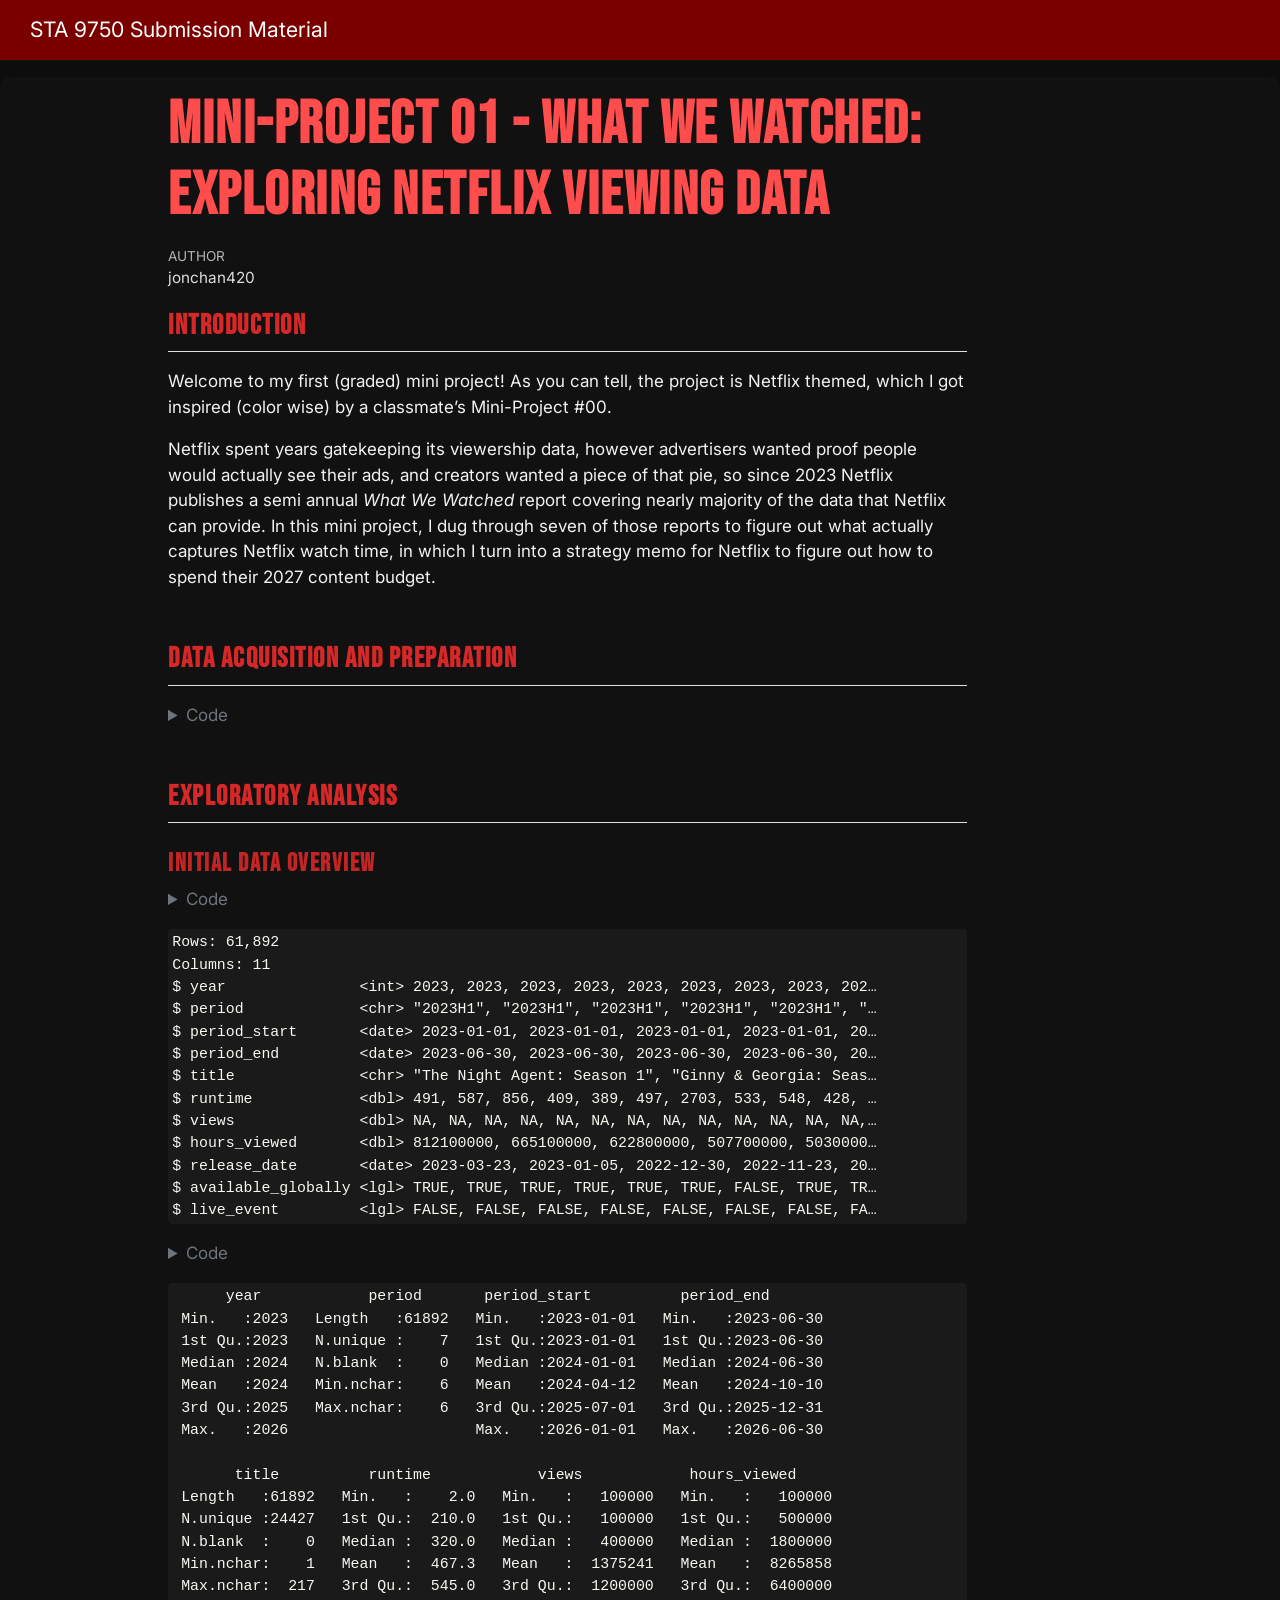
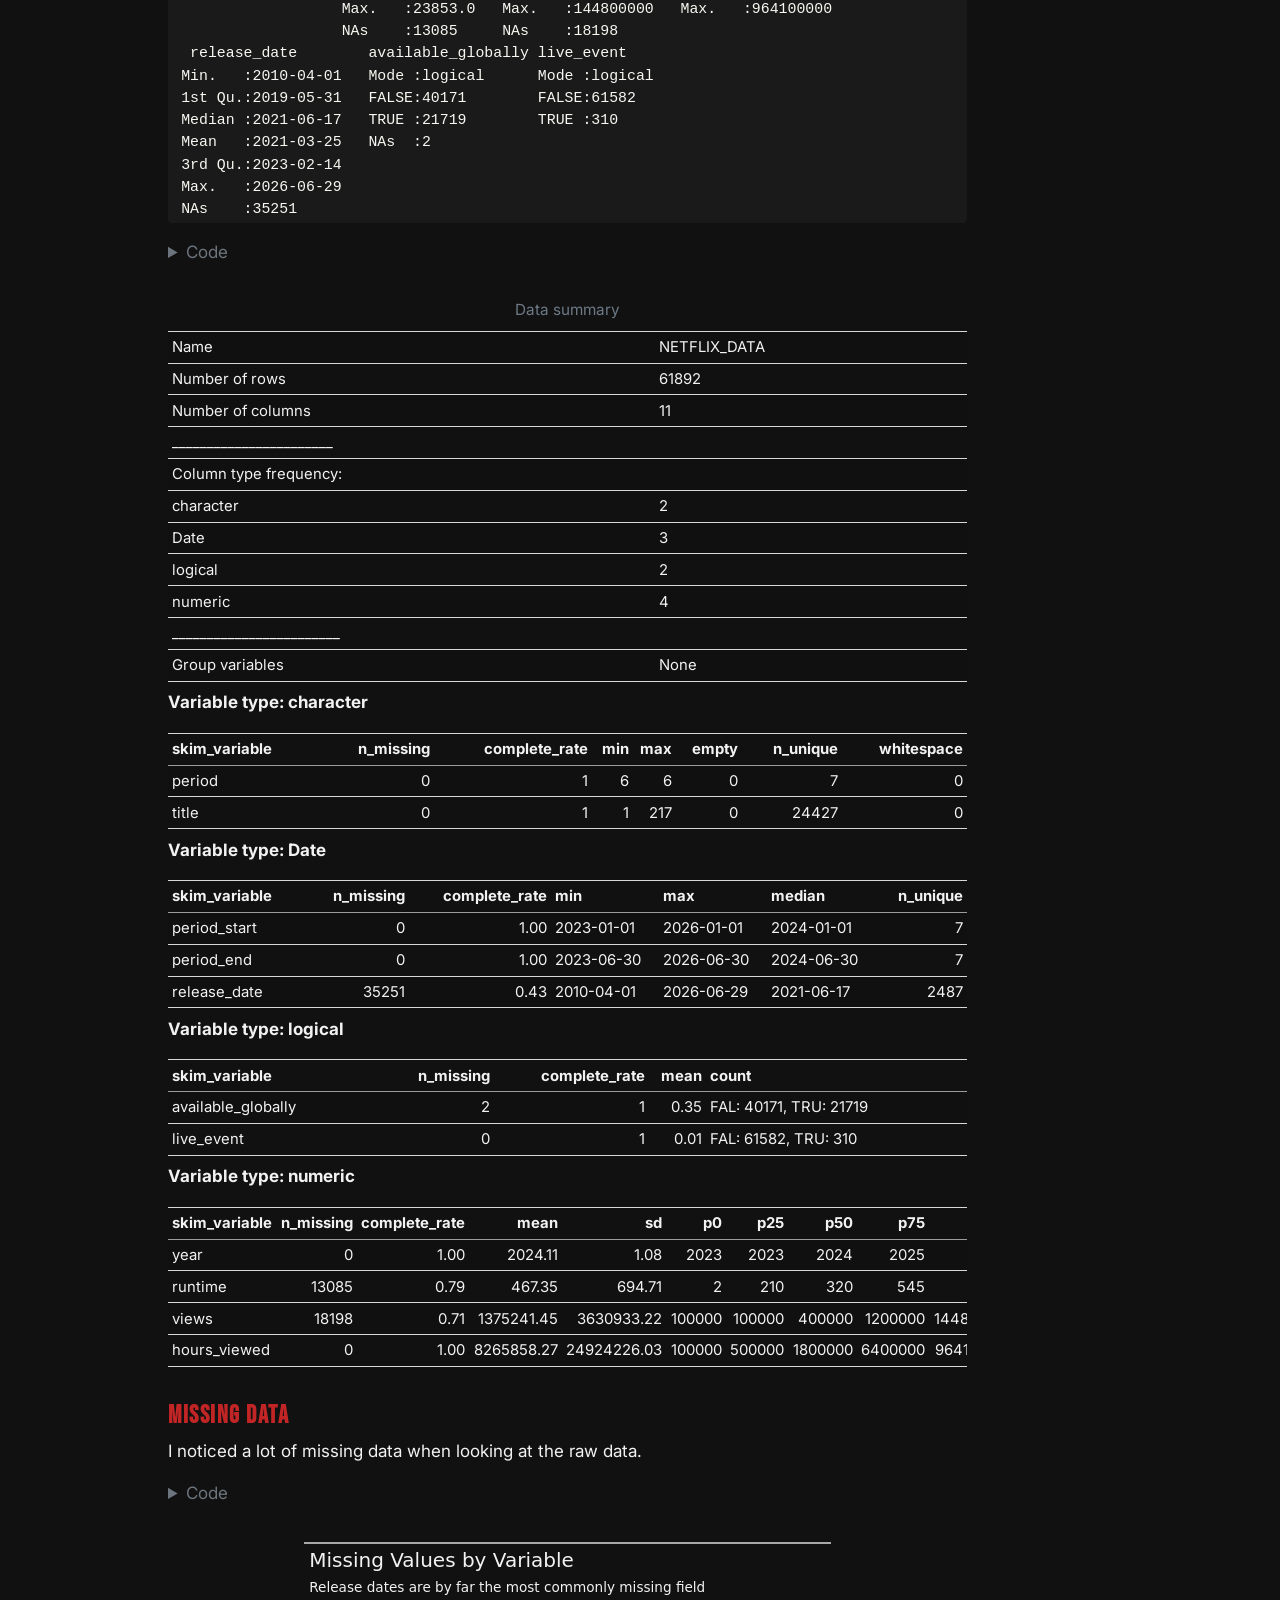
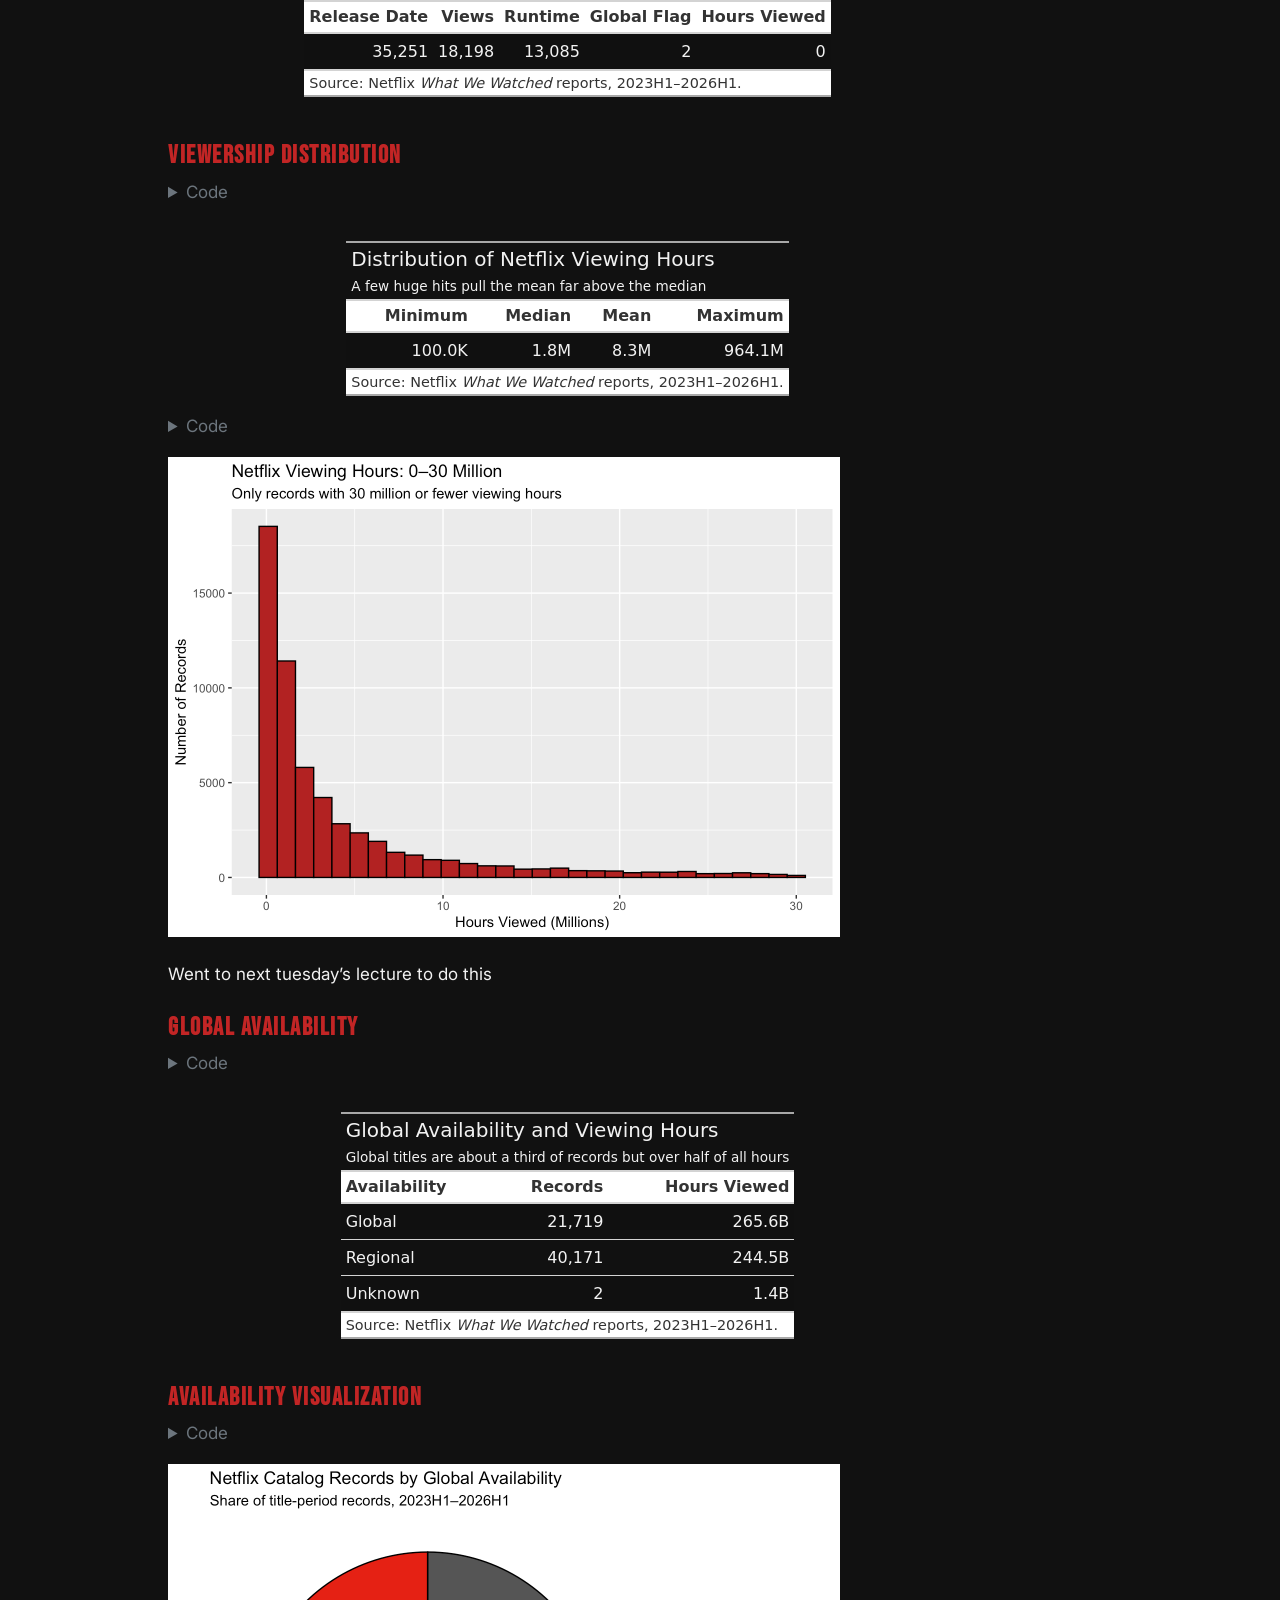
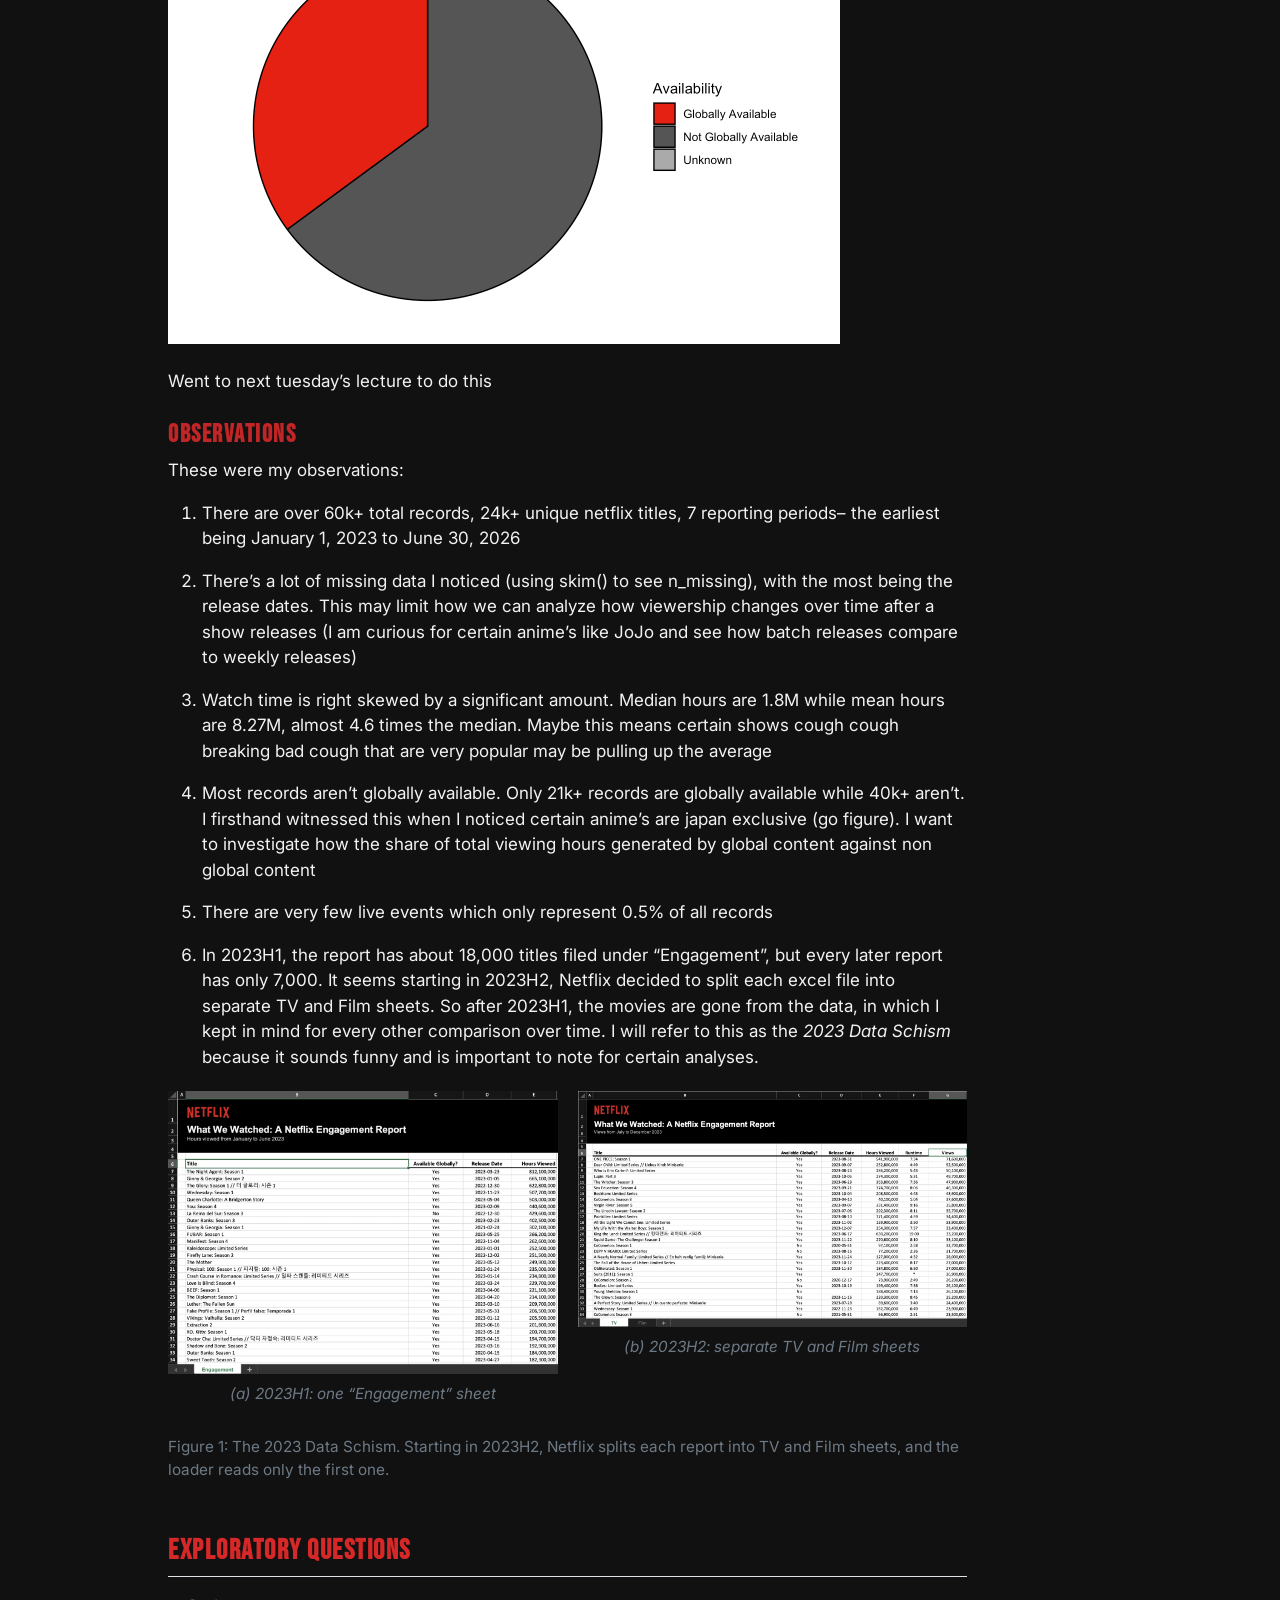
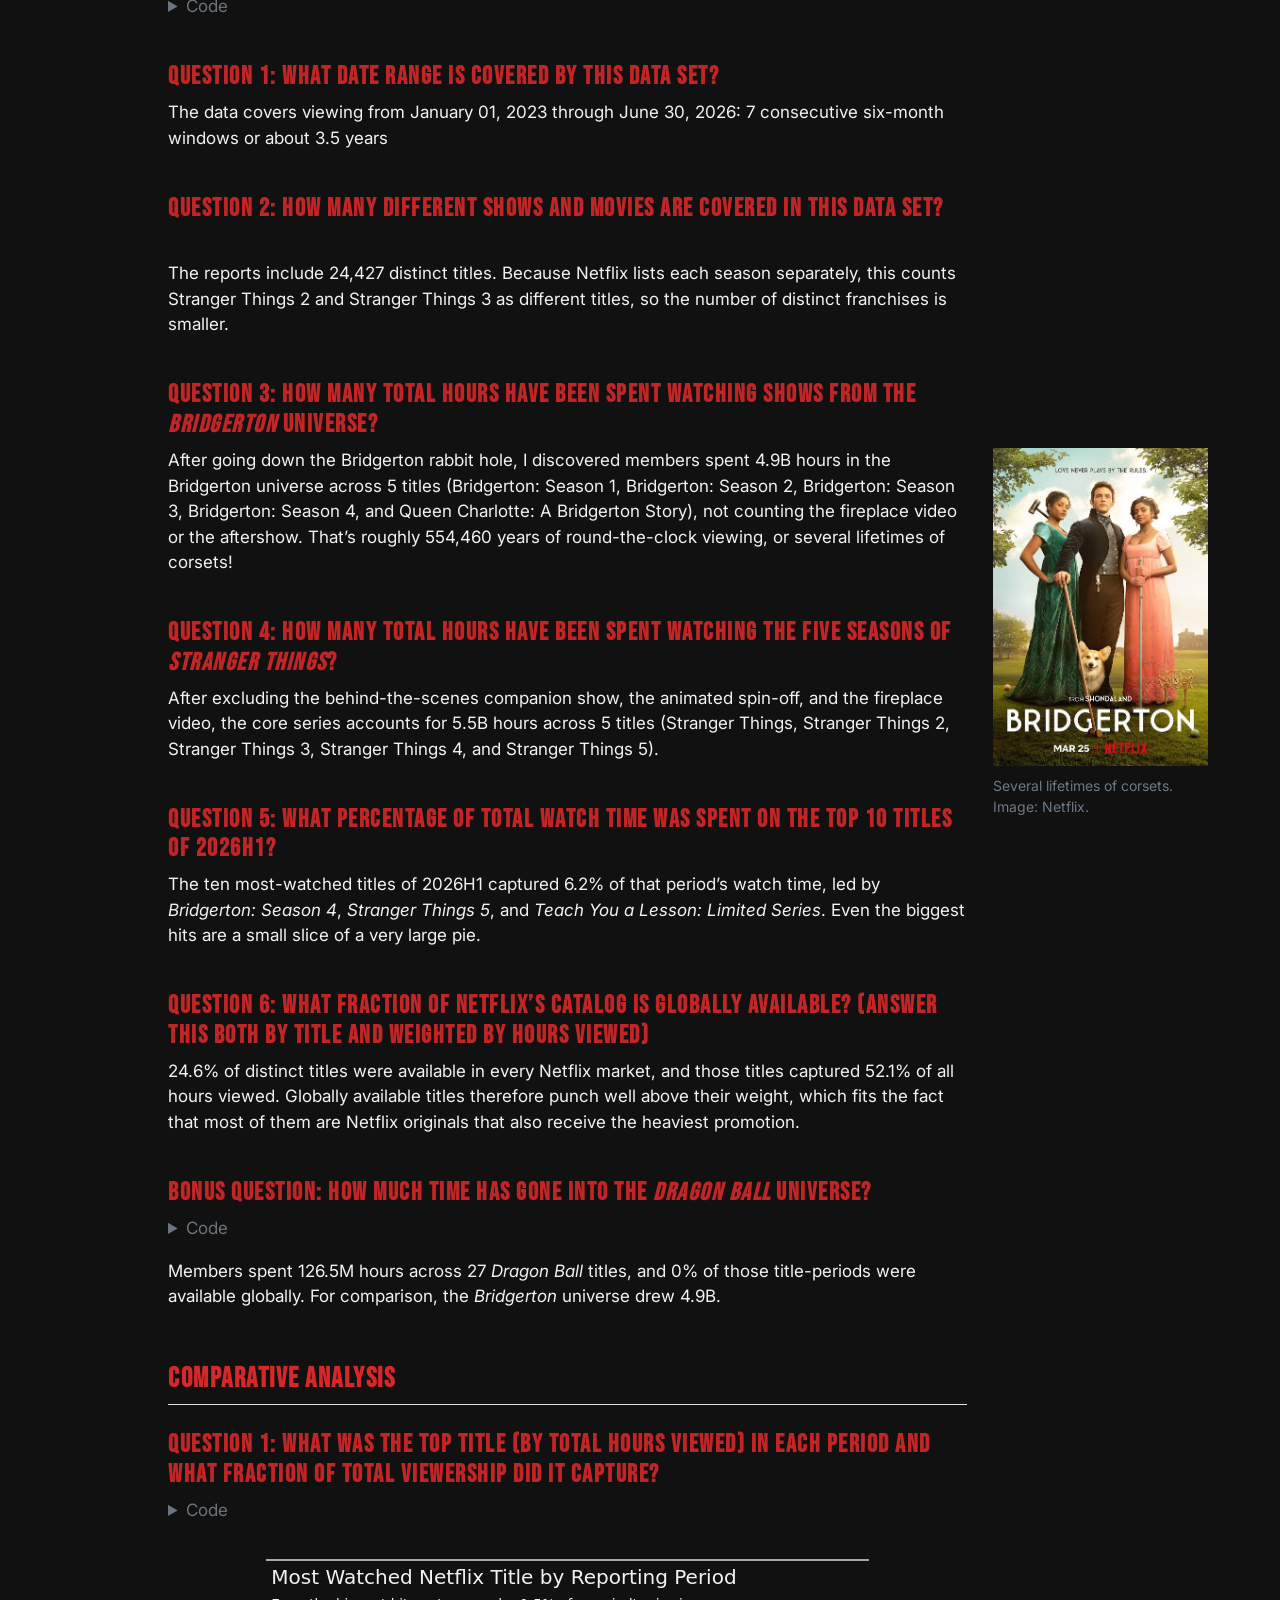
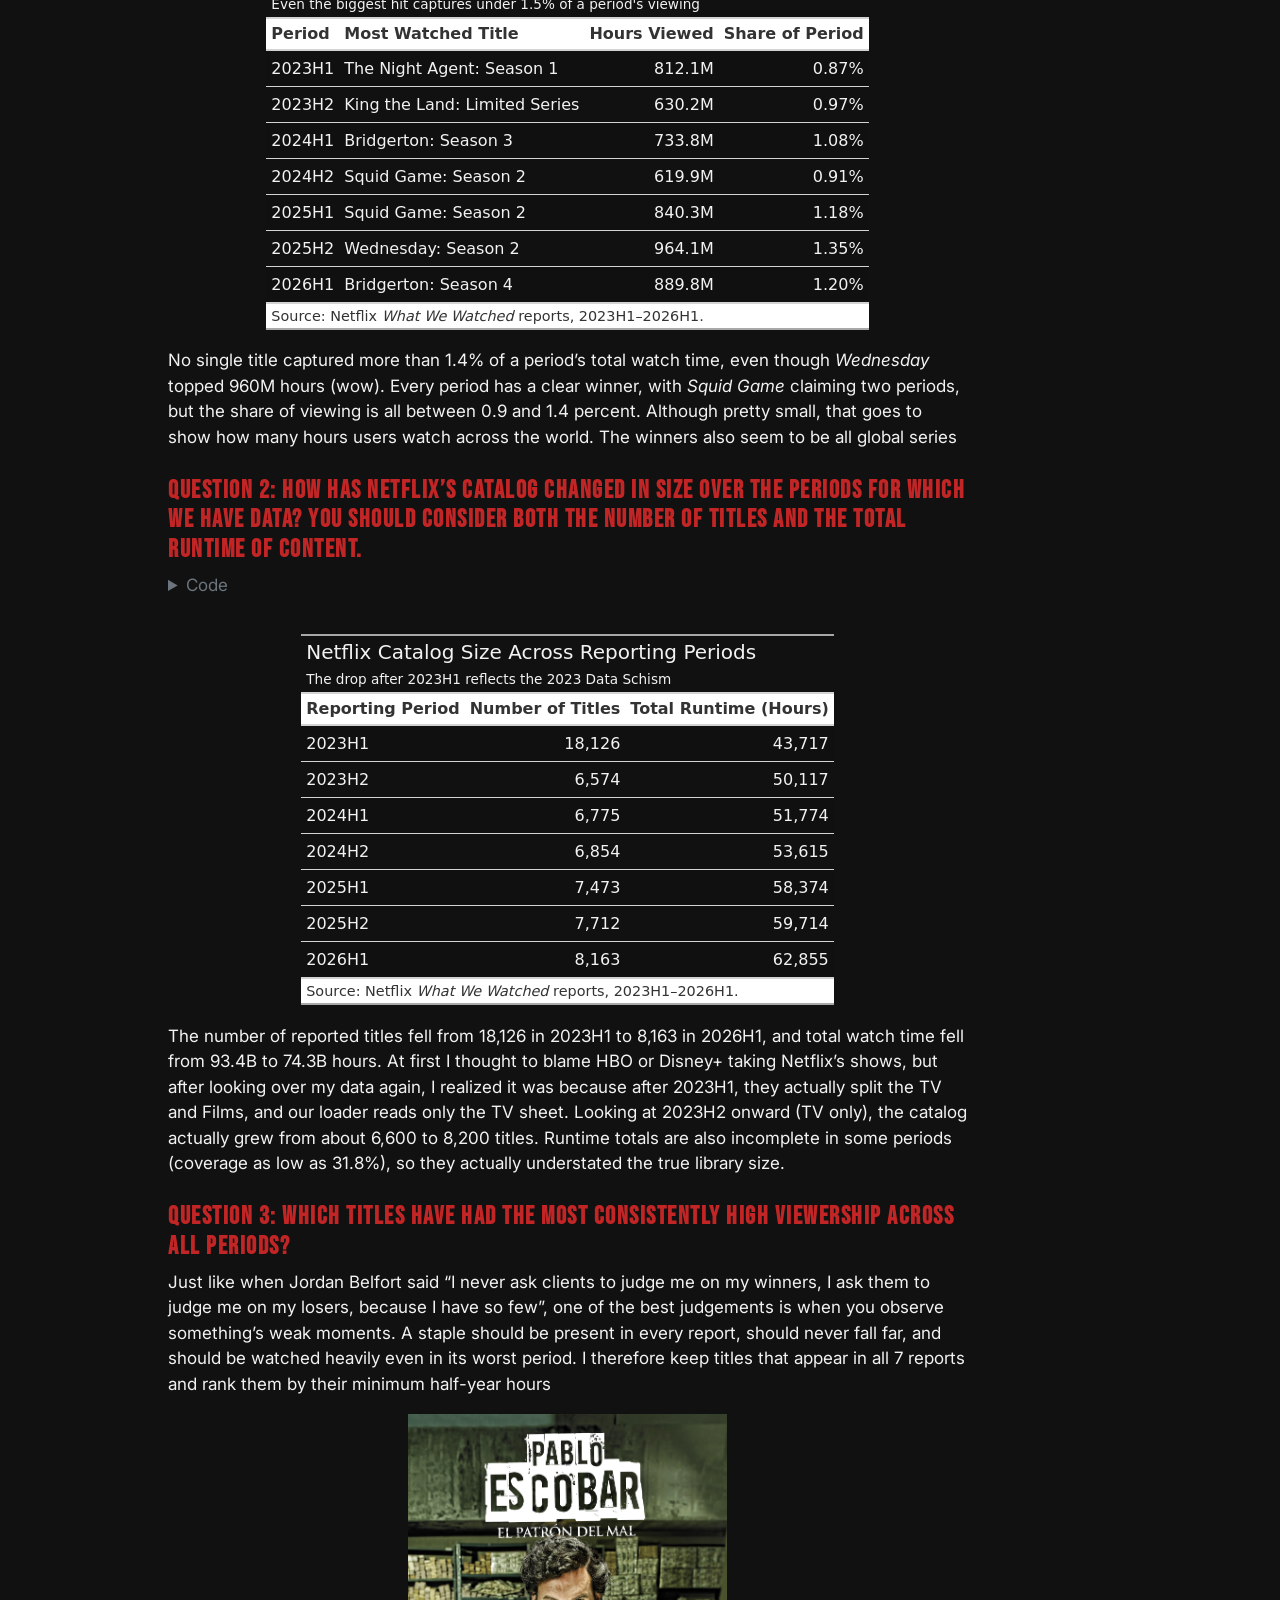
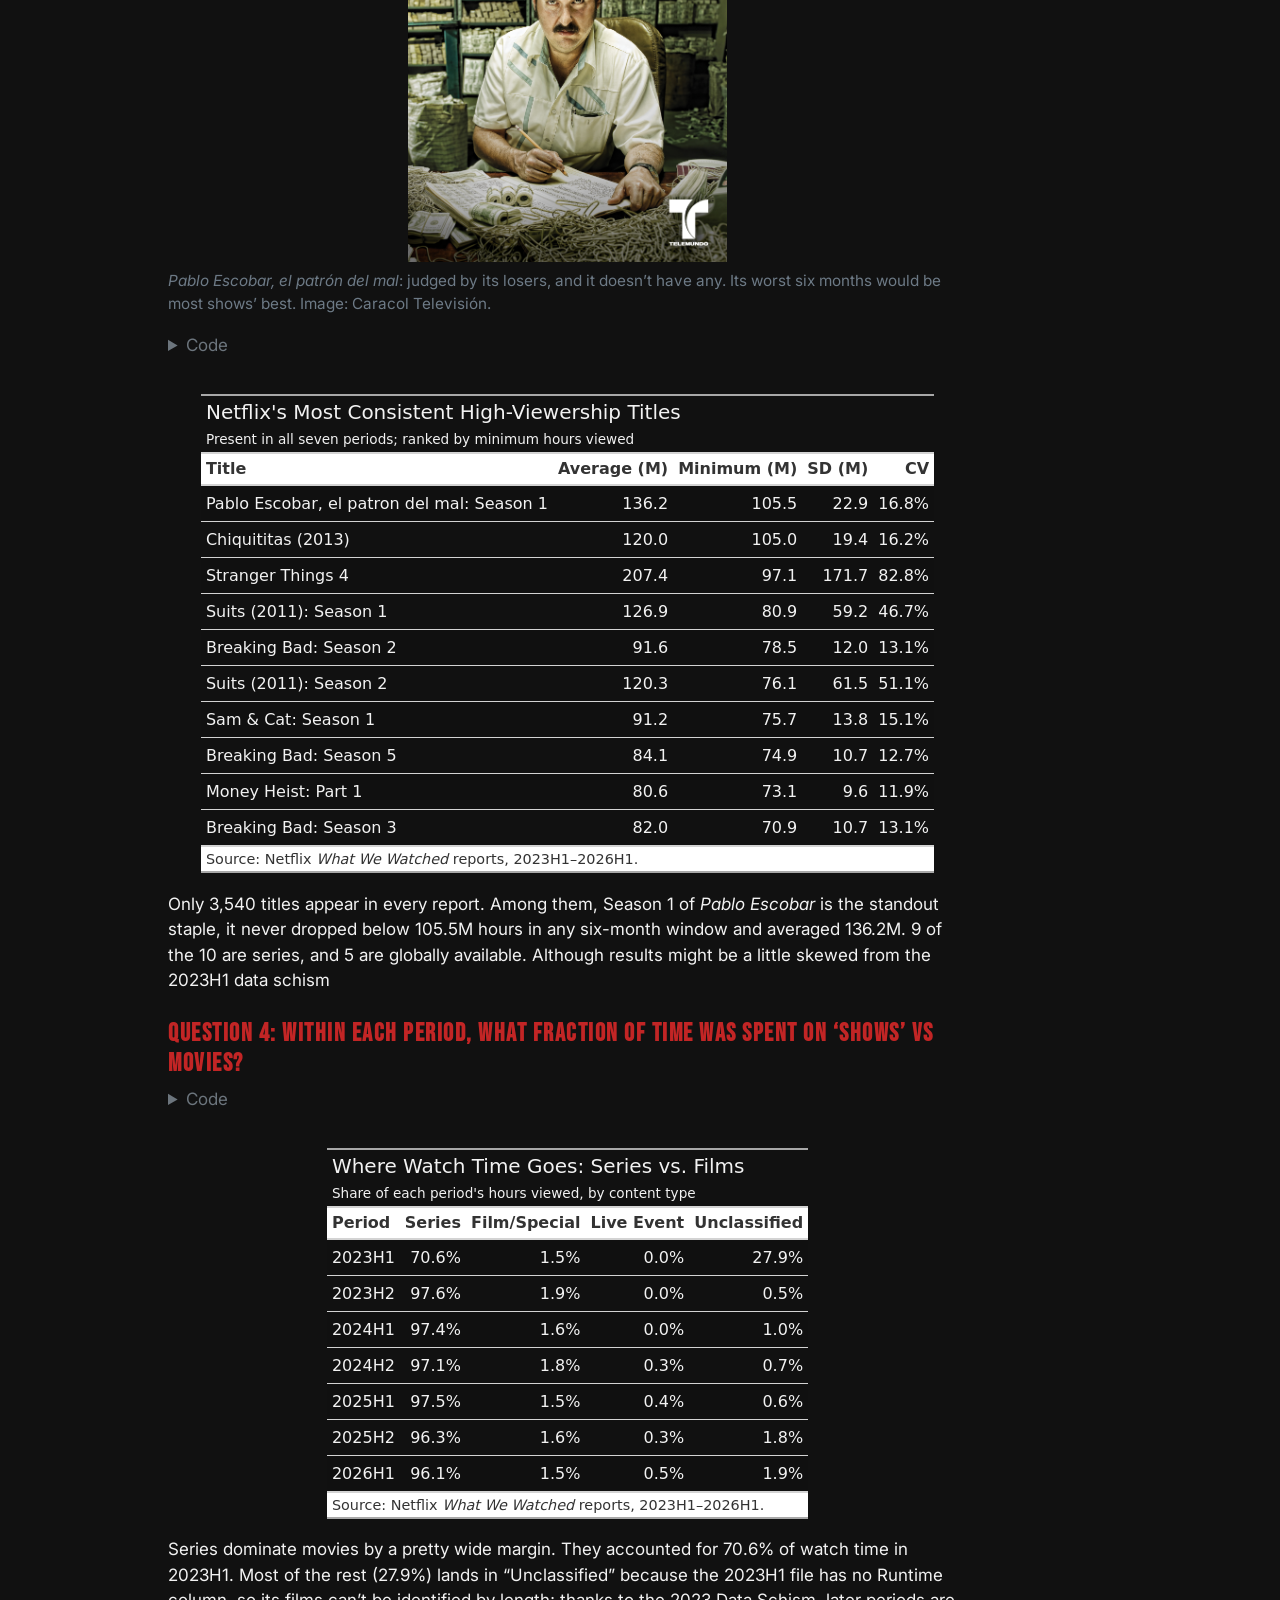
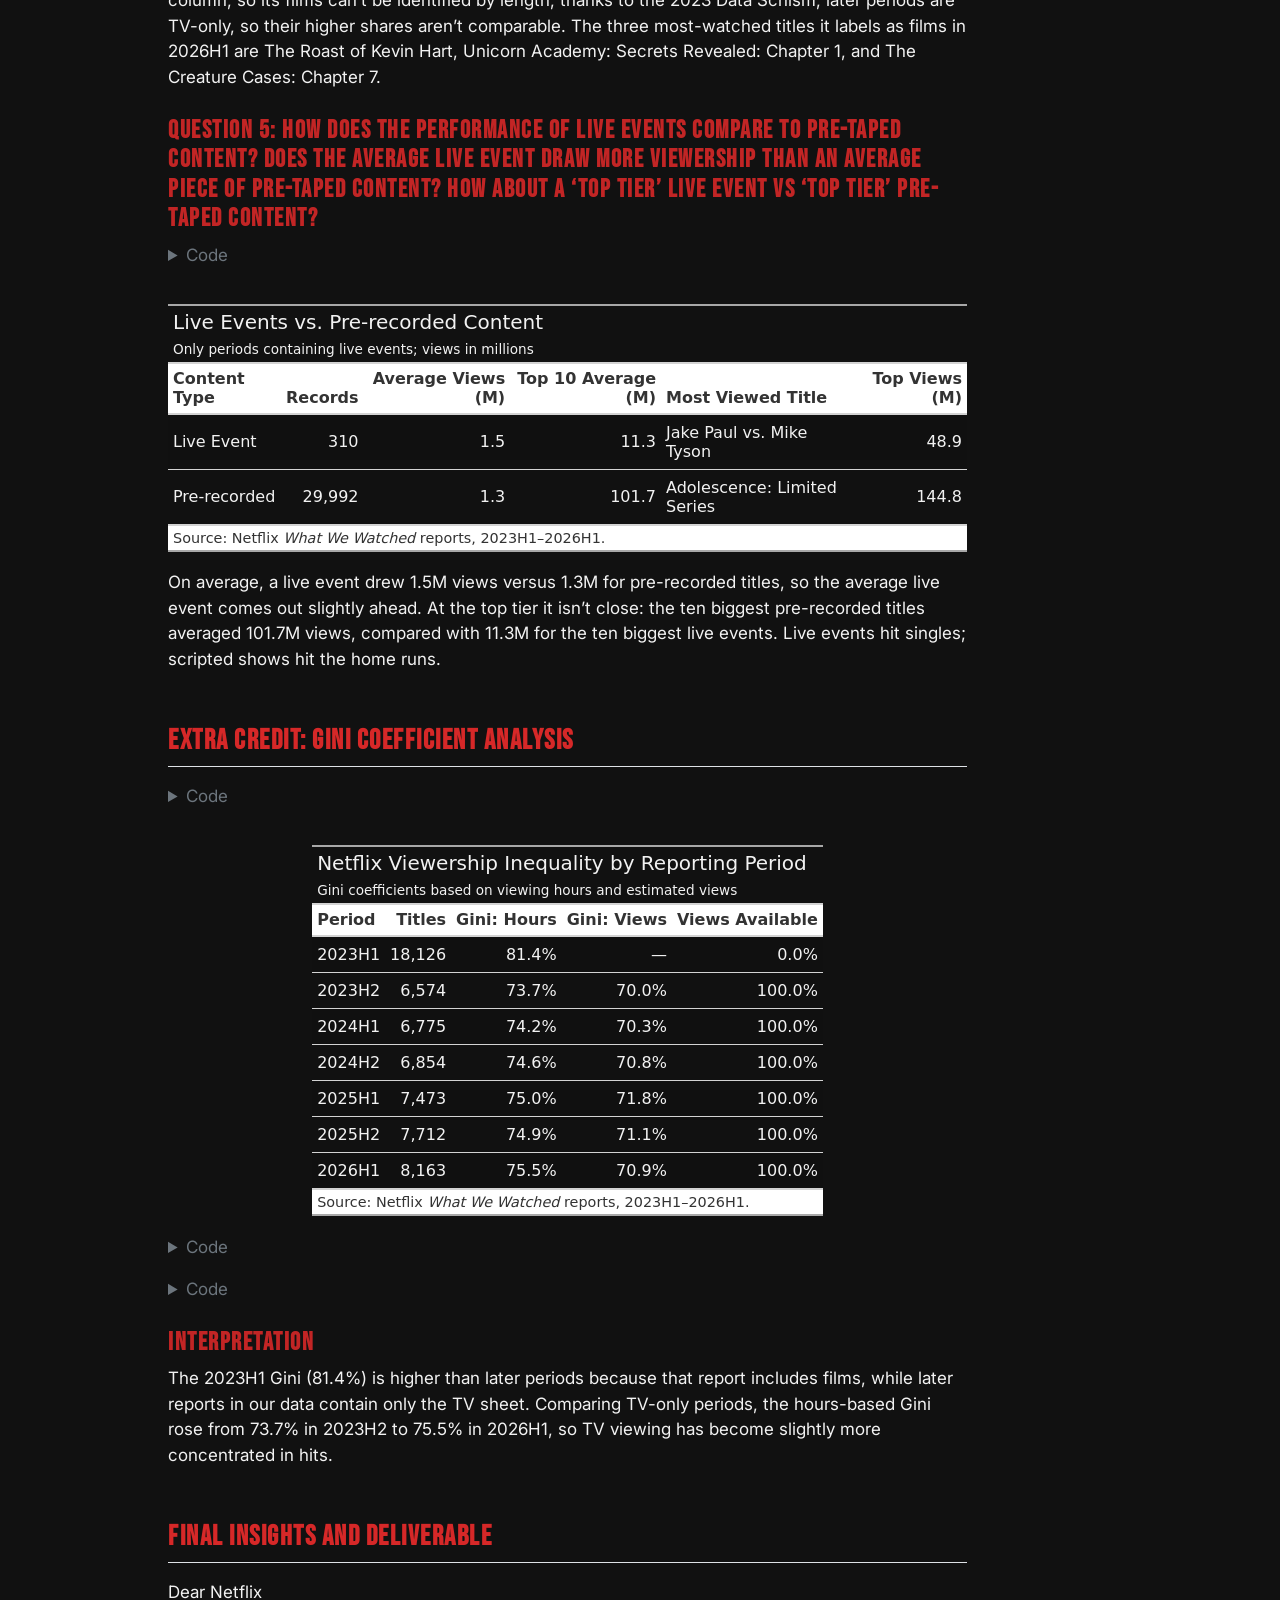
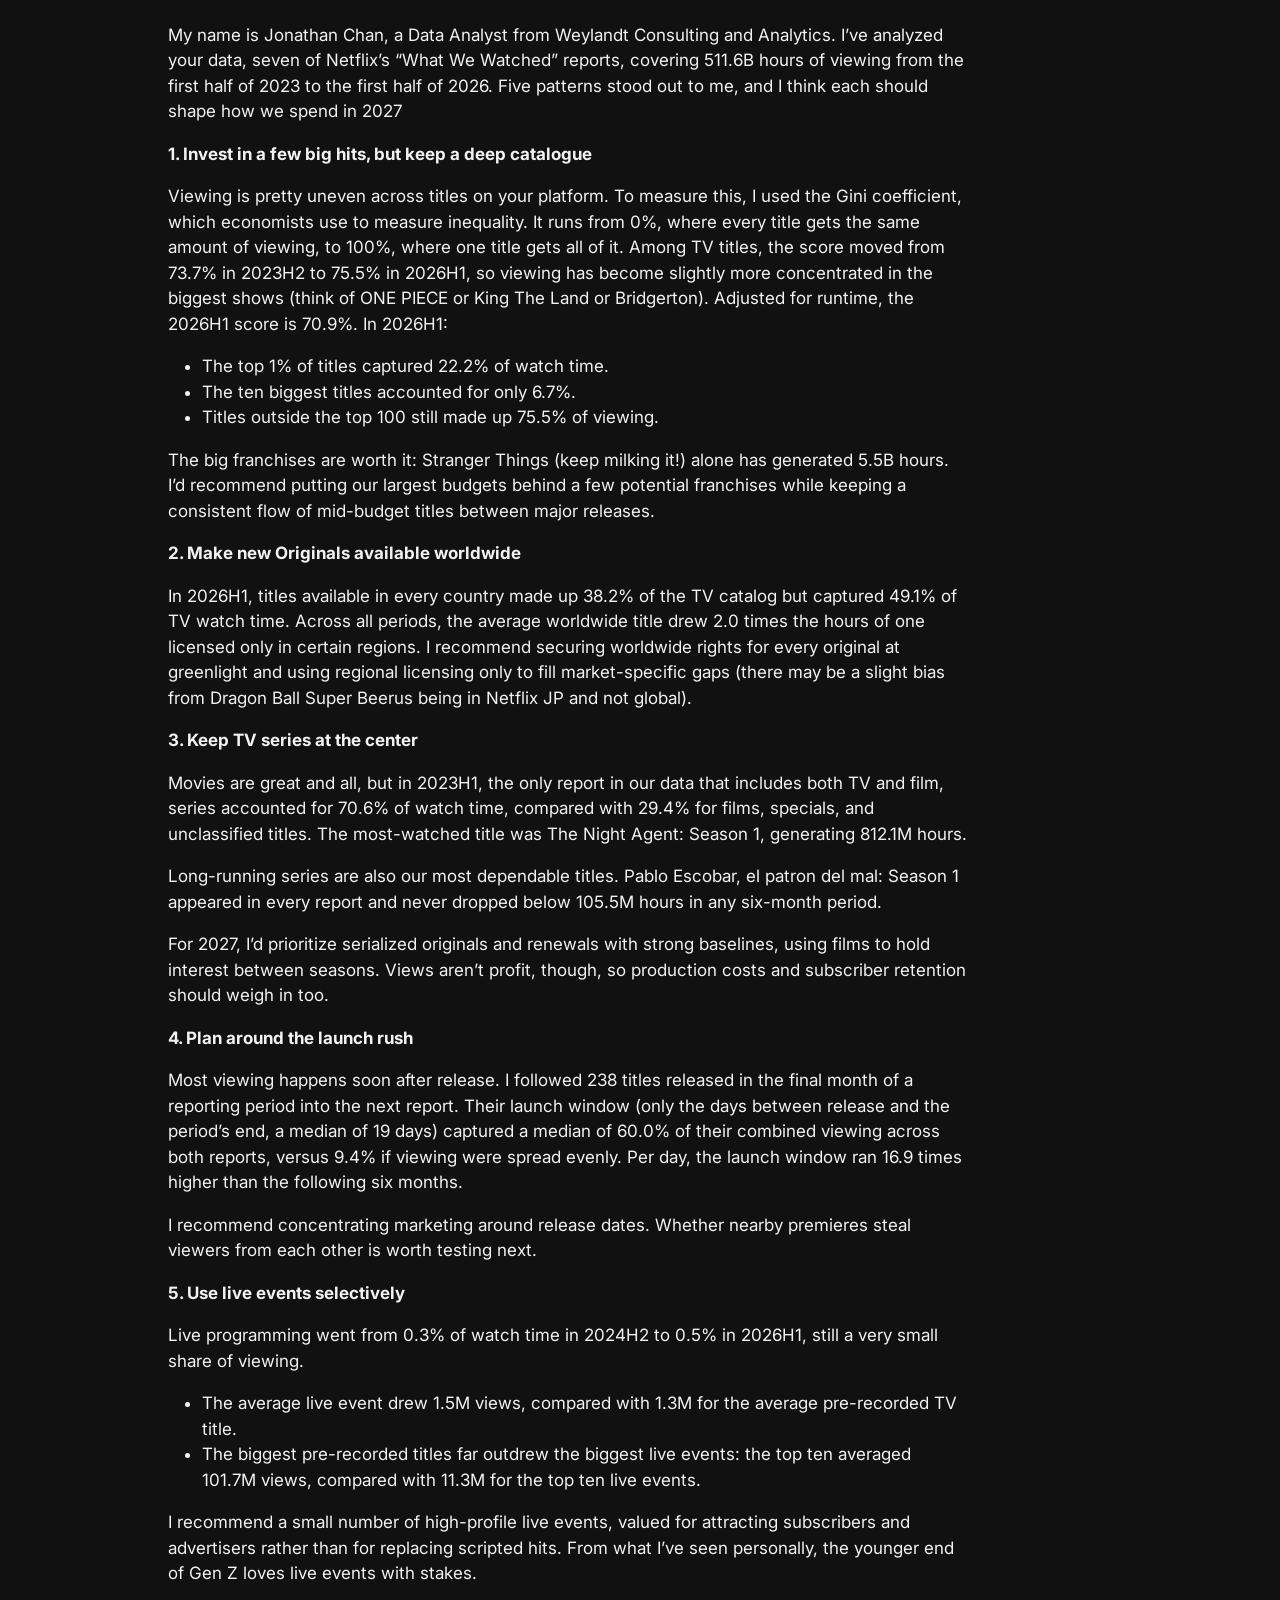
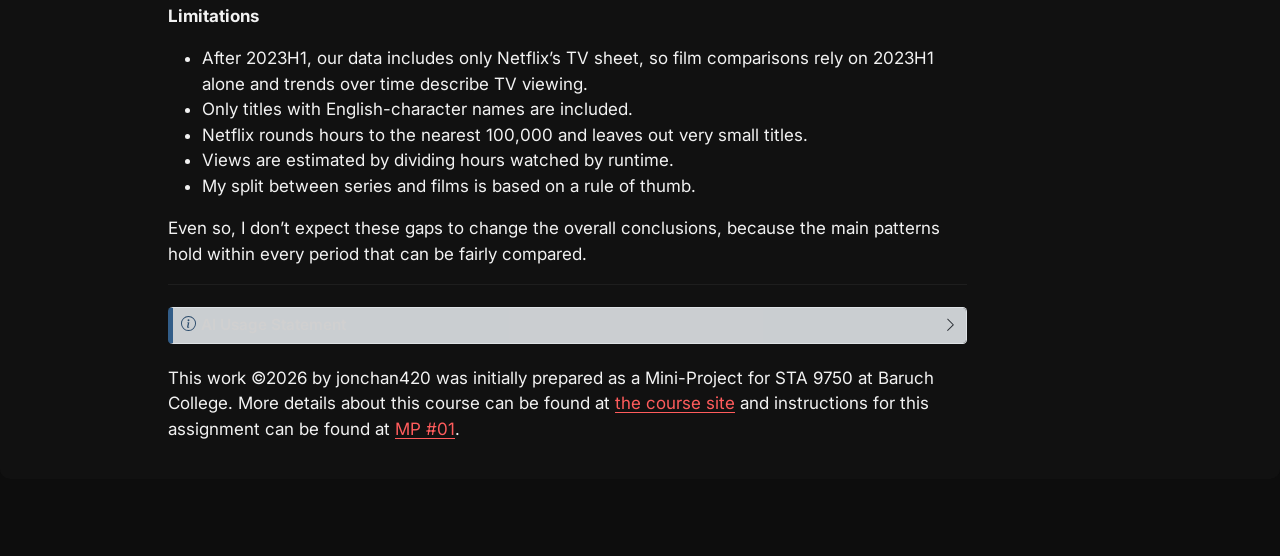
<file: docs/mp01.html>
<!DOCTYPE html>
<html xmlns="http://www.w3.org/1999/xhtml" lang="en" xml:lang="en"><head>

<meta charset="utf-8">
<meta name="generator" content="quarto-1.10.18">

<meta name="viewport" content="width=device-width, initial-scale=1.0, user-scalable=yes">

<meta name="author" content="jonchan420">

<title>Mini-Project 01 - What We Watched: Exploring Netflix Viewing Data – STA 9750 Submission Material</title>
<style>
/* Default styles provided by pandoc.
** See https://pandoc.org/MANUAL.html#variables-for-html for config info.
*/
span.smallcaps{font-variant: small-caps;}
div.columns{display: flex; gap: 1.5em;}
div.column{flex: auto;}
@media screen {
div.columns{gap: min(4vw, 1.5em);}
div.column{overflow-x: auto;}
}
div.hanging-indent{margin-left: 1.5em; text-indent: -1.5em;}
ul.task-list{list-style: none;}
ul.task-list li input[type="checkbox"] {
  width: 0.8em;
  margin: 0 0.8em 0.2em -1em; /* quarto-specific, see https://github.com/quarto-dev/quarto-cli/issues/4556 */ 
  vertical-align: middle;
}
/* CSS for syntax highlighting */
html { -webkit-text-size-adjust: 100%; }
pre > code.sourceCode { white-space: pre; position: relative; }
pre > code.sourceCode > span { display: inline-block; line-height: 1.25; }
pre > code.sourceCode > span:empty { height: 1.2em; }
.sourceCode { overflow: visible; }
code.sourceCode > span { color: inherit; text-decoration: inherit; }
div.sourceCode { margin: 1em 0; }
pre.sourceCode { margin: 0; }
@media screen {
div.sourceCode { overflow: auto; }
}
@media print {
pre > code.sourceCode { white-space: pre-wrap; }
pre > code.sourceCode > span { text-indent: -5em; padding-left: 5em; }
}
pre.numberSource code
  { counter-reset: source-line 0; }
pre.numberSource code > span
  { position: relative; left: -4em; counter-increment: source-line; }
pre.numberSource code > span > a:first-child::before
  { content: counter(source-line);
    position: relative; left: -1em; text-align: right; vertical-align: baseline;
    border: none; display: inline-block;
    -webkit-touch-callout: none; -webkit-user-select: none;
    -khtml-user-select: none; -moz-user-select: none;
    -ms-user-select: none; user-select: none;
    padding: 0 4px; width: 4em;
  }
pre.numberSource { margin-left: 3em;  padding-left: 4px; }
div.sourceCode
  {   }
@media screen {
pre > code.sourceCode > span > a:first-child::before { text-decoration: underline; }
}
</style>


<script src="site_libs/quarto-nav/quarto-nav.js"></script>
<script src="site_libs/quarto-nav/headroom.min.js"></script>
<script src="site_libs/clipboard/clipboard.min.js"></script>
<script src="site_libs/quarto-search/autocomplete.umd.js"></script>
<script src="site_libs/quarto-search/fuse.min.js"></script>
<script src="site_libs/quarto-search/quarto-search.js"></script>
<meta name="quarto:offset" content="./">
<script src="site_libs/quarto-html/quarto.js" type="module"></script>
<script src="site_libs/quarto-html/tabsets/tabsets.js" type="module"></script>
<script src="site_libs/quarto-html/popper.min.js"></script>
<script src="site_libs/quarto-html/tippy.umd.min.js"></script>
<script src="site_libs/quarto-html/anchor.min.js"></script>
<link href="site_libs/quarto-html/tippy.css" rel="stylesheet">
<link href="site_libs/quarto-html/quarto-syntax-highlighting-64a204ab8560d761af7679ceaba22944.css" rel="stylesheet" id="quarto-text-highlighting-styles">
<script src="site_libs/bootstrap/bootstrap.min.js"></script>
<link href="site_libs/bootstrap/bootstrap-icons.css" rel="stylesheet">
<link href="site_libs/bootstrap/bootstrap-ecffb29ab86c51f33a5c8b4be15da6e0.min.css" rel="stylesheet" append-hash="true" id="quarto-bootstrap" data-mode="light">
<script id="quarto-search-options" type="application/json">{
  "location": "navbar",
  "copy-button": false,
  "collapse-after": 3,
  "panel-placement": "end",
  "type": "overlay",
  "limit": 50,
  "keyboard-shortcut": [
    "f",
    "/",
    "s"
  ],
  "show-item-context": false,
  "language": {
    "search-no-results-text": "No results",
    "search-matching-documents-text": "matching documents",
    "search-copy-link-title": "Copy link to search",
    "search-hide-matches-text": "Hide additional matches",
    "search-more-match-text": "more match in this document",
    "search-more-matches-text": "more matches in this document",
    "search-clear-button-title": "Clear",
    "search-text-placeholder": "",
    "search-detached-cancel-button-title": "Cancel",
    "search-submit-button-title": "Submit",
    "search-label": "Search"
  }
}</script>


<link rel="stylesheet" href="styles.css">
</head>

<body class="nav-fixed quarto-light">

<div id="quarto-search-results"></div>
  <header id="quarto-header" class="headroom fixed-top">
    <nav class="navbar navbar-expand-lg " data-bs-theme="dark">
      <div class="navbar-container container-fluid">
      <div class="navbar-brand-container mx-auto">
    <a class="navbar-brand" href="./index.html">
    <span class="navbar-title">STA 9750 Submission Material</span>
    </a>
  </div>
        <div class="quarto-navbar-tools tools-end">
</div>
      </div> <!-- /container-fluid -->
    </nav>
</header>
<!-- content -->
<div id="quarto-content" class="quarto-container page-columns page-rows-contents page-layout-article page-navbar">
<!-- sidebar -->
<!-- margin-sidebar -->
    <div id="quarto-margin-sidebar" class="sidebar margin-sidebar zindex-bottom">
    </div>
<!-- main -->
<main class="content page-columns page-full" id="quarto-document-content">

<header id="title-block-header" class="quarto-title-block default">
<div class="quarto-title">
<h1 class="title">Mini-Project 01 - What We Watched: Exploring Netflix Viewing Data</h1>
</div>



<div class="quarto-title-meta">

    <div>
    <div class="quarto-title-meta-heading">Author</div>
    <div class="quarto-title-meta-contents">
             <p>jonchan420 </p>
          </div>
  </div>
    
  
    
  </div>
  


</header>


<section id="introduction" class="level2">
<h2 class="anchored" data-anchor-id="introduction">Introduction</h2>
<p>Welcome to my first (graded) mini project! As you can tell, the project is Netflix themed, which I got inspired (color wise) by a classmate’s Mini-Project #00.</p>
<p>Netflix spent years gatekeeping its viewership data, however advertisers wanted proof people would actually see their ads, and creators wanted a piece of that pie, so since 2023 Netflix publishes a semi annual <em>What We Watched</em> report covering nearly majority of the data that Netflix can provide. In this mini project, I dug through seven of those reports to figure out what actually captures Netflix watch time, in which I turn into a strategy memo for Netflix to figure out how to spend their 2027 content budget.</p>
</section>
<section id="data-acquisition-and-preparation" class="level2">
<h2 class="anchored" data-anchor-id="data-acquisition-and-preparation">Data Acquisition and Preparation</h2>
<div class="cell">
<details class="code-fold">
<summary>Code</summary>
<div class="code-copy-outer-scaffold"><div class="sourceCode cell-code" id="cb1"><pre class="sourceCode r code-with-copy"><code class="sourceCode r"><span id="cb1-1"><a href="#cb1-1" aria-hidden="true" tabindex="-1"></a><span class="co">#' Acquire Netflix What We Watched Reports</span></span>
<span id="cb1-2"><a href="#cb1-2" aria-hidden="true" tabindex="-1"></a><span class="co">#'</span></span>
<span id="cb1-3"><a href="#cb1-3" aria-hidden="true" tabindex="-1"></a><span class="co">#' This function will acquire and standardize all data for MP#01</span></span>
<span id="cb1-4"><a href="#cb1-4" aria-hidden="true" tabindex="-1"></a><span class="co">#' from Netflix. Because Netflix hosts the data files behind a CDN, we</span></span>
<span id="cb1-5"><a href="#cb1-5" aria-hidden="true" tabindex="-1"></a><span class="co">#' are accessing the release pages and automatically extracting links to the</span></span>
<span id="cb1-6"><a href="#cb1-6" aria-hidden="true" tabindex="-1"></a><span class="co">#' relevant files (with CDN hash).</span></span>
<span id="cb1-7"><a href="#cb1-7" aria-hidden="true" tabindex="-1"></a><span class="co">#'</span></span>
<span id="cb1-8"><a href="#cb1-8" aria-hidden="true" tabindex="-1"></a><span class="co">#' After import, files are stacked vertically and some basic cleaning is</span></span>
<span id="cb1-9"><a href="#cb1-9" aria-hidden="true" tabindex="-1"></a><span class="co">#' performed.</span></span>
<span id="cb1-10"><a href="#cb1-10" aria-hidden="true" tabindex="-1"></a></span>
<span id="cb1-11"><a href="#cb1-11" aria-hidden="true" tabindex="-1"></a>load_netflix_data <span class="ot">&lt;-</span> <span class="cf">function</span>() {</span>
<span id="cb1-12"><a href="#cb1-12" aria-hidden="true" tabindex="-1"></a></span>
<span id="cb1-13"><a href="#cb1-13" aria-hidden="true" tabindex="-1"></a>  <span class="fu">library</span>(tidyverse)</span>
<span id="cb1-14"><a href="#cb1-14" aria-hidden="true" tabindex="-1"></a>  <span class="fu">library</span>(rvest)</span>
<span id="cb1-15"><a href="#cb1-15" aria-hidden="true" tabindex="-1"></a>  <span class="fu">library</span>(readxl)</span>
<span id="cb1-16"><a href="#cb1-16" aria-hidden="true" tabindex="-1"></a>  <span class="fu">library</span>(fs)</span>
<span id="cb1-17"><a href="#cb1-17" aria-hidden="true" tabindex="-1"></a></span>
<span id="cb1-18"><a href="#cb1-18" aria-hidden="true" tabindex="-1"></a>  data_dir <span class="ot">&lt;-</span> <span class="fu">path</span>(<span class="st">"data"</span>, <span class="st">"mp01"</span>)</span>
<span id="cb1-19"><a href="#cb1-19" aria-hidden="true" tabindex="-1"></a></span>
<span id="cb1-20"><a href="#cb1-20" aria-hidden="true" tabindex="-1"></a>  <span class="cf">if</span> (<span class="sc">!</span><span class="fu">dir_exists</span>(data_dir)) {</span>
<span id="cb1-21"><a href="#cb1-21" aria-hidden="true" tabindex="-1"></a>    <span class="fu">dir_create</span>(data_dir, <span class="at">showWarnings =</span> <span class="cn">FALSE</span>, <span class="at">recurse =</span> <span class="cn">TRUE</span>)</span>
<span id="cb1-22"><a href="#cb1-22" aria-hidden="true" tabindex="-1"></a>  }</span>
<span id="cb1-23"><a href="#cb1-23" aria-hidden="true" tabindex="-1"></a></span>
<span id="cb1-24"><a href="#cb1-24" aria-hidden="true" tabindex="-1"></a>  NETFLIX_URLS <span class="ot">&lt;-</span> <span class="fu">list</span>(</span>
<span id="cb1-25"><a href="#cb1-25" aria-hidden="true" tabindex="-1"></a>    <span class="st">`</span><span class="at">2023H1</span><span class="st">`</span> <span class="ot">=</span> <span class="st">"https://about.netflix.com/news/what-we-watched-a-netflix-engagement-report"</span>,</span>
<span id="cb1-26"><a href="#cb1-26" aria-hidden="true" tabindex="-1"></a>    <span class="st">`</span><span class="at">2023H2</span><span class="st">`</span> <span class="ot">=</span> <span class="st">"https://about.netflix.com/news/what-we-watched-the-second-half-of-2023"</span>,</span>
<span id="cb1-27"><a href="#cb1-27" aria-hidden="true" tabindex="-1"></a>    <span class="st">`</span><span class="at">2024H1</span><span class="st">`</span> <span class="ot">=</span> <span class="st">"https://about.netflix.com/news/what-we-watched-the-first-half-of-2024"</span>,</span>
<span id="cb1-28"><a href="#cb1-28" aria-hidden="true" tabindex="-1"></a>    <span class="st">`</span><span class="at">2024H2</span><span class="st">`</span> <span class="ot">=</span> <span class="st">"https://about.netflix.com/news/what-we-watched-the-second-half-of-2024"</span>,</span>
<span id="cb1-29"><a href="#cb1-29" aria-hidden="true" tabindex="-1"></a>    <span class="st">`</span><span class="at">2025H1</span><span class="st">`</span> <span class="ot">=</span> <span class="st">"https://about.netflix.com/news/what-we-watched-the-first-half-of-2025"</span>,</span>
<span id="cb1-30"><a href="#cb1-30" aria-hidden="true" tabindex="-1"></a>    <span class="st">`</span><span class="at">2025H2</span><span class="st">`</span> <span class="ot">=</span> <span class="st">"https://about.netflix.com/news/what-we-watched-the-second-half-of-2025"</span>,</span>
<span id="cb1-31"><a href="#cb1-31" aria-hidden="true" tabindex="-1"></a>    <span class="st">`</span><span class="at">2026H1</span><span class="st">`</span> <span class="ot">=</span> <span class="st">"https://about.netflix.com/news/what-we-watched-the-first-half-of-2026"</span></span>
<span id="cb1-32"><a href="#cb1-32" aria-hidden="true" tabindex="-1"></a>  )</span>
<span id="cb1-33"><a href="#cb1-33" aria-hidden="true" tabindex="-1"></a></span>
<span id="cb1-34"><a href="#cb1-34" aria-hidden="true" tabindex="-1"></a>  download_if_needed <span class="ot">&lt;-</span> <span class="cf">function</span>(url, local) {</span>
<span id="cb1-35"><a href="#cb1-35" aria-hidden="true" tabindex="-1"></a>    <span class="cf">if</span> (<span class="sc">!</span><span class="fu">file_exists</span>(local)) {</span>
<span id="cb1-36"><a href="#cb1-36" aria-hidden="true" tabindex="-1"></a>      <span class="fu">download.file</span>(url, local, <span class="at">quiet =</span> <span class="cn">TRUE</span>, <span class="at">mode =</span> <span class="st">"wb"</span>)</span>
<span id="cb1-37"><a href="#cb1-37" aria-hidden="true" tabindex="-1"></a>    }</span>
<span id="cb1-38"><a href="#cb1-38" aria-hidden="true" tabindex="-1"></a></span>
<span id="cb1-39"><a href="#cb1-39" aria-hidden="true" tabindex="-1"></a>    <span class="fu">return</span>(local)</span>
<span id="cb1-40"><a href="#cb1-40" aria-hidden="true" tabindex="-1"></a>  }</span>
<span id="cb1-41"><a href="#cb1-41" aria-hidden="true" tabindex="-1"></a></span>
<span id="cb1-42"><a href="#cb1-42" aria-hidden="true" tabindex="-1"></a>  NETFLIX_URLS <span class="sc">|&gt;</span></span>
<span id="cb1-43"><a href="#cb1-43" aria-hidden="true" tabindex="-1"></a>    <span class="fu">map</span>(read_html) <span class="sc">|&gt;</span></span>
<span id="cb1-44"><a href="#cb1-44" aria-hidden="true" tabindex="-1"></a>    <span class="fu">map</span>(html_element, <span class="at">xpath =</span> <span class="st">"//a[contains(@href, '.xlsx')]"</span>) <span class="sc">|&gt;</span></span>
<span id="cb1-45"><a href="#cb1-45" aria-hidden="true" tabindex="-1"></a>    <span class="fu">map_chr</span>(html_attr, <span class="st">"href"</span>) <span class="sc">|&gt;</span></span>
<span id="cb1-46"><a href="#cb1-46" aria-hidden="true" tabindex="-1"></a>    <span class="fu">enframe</span>(<span class="st">"period"</span>, <span class="st">"url"</span>) <span class="sc">|&gt;</span></span>
<span id="cb1-47"><a href="#cb1-47" aria-hidden="true" tabindex="-1"></a>    <span class="fu">mutate</span>(</span>
<span id="cb1-48"><a href="#cb1-48" aria-hidden="true" tabindex="-1"></a>      <span class="at">path =</span> <span class="fu">path</span>(data_dir, <span class="fu">paste0</span>(period, <span class="st">".xlsx"</span>)),</span>
<span id="cb1-49"><a href="#cb1-49" aria-hidden="true" tabindex="-1"></a>      <span class="at">path =</span> <span class="fu">map2</span>(url, path, download_if_needed),</span>
<span id="cb1-50"><a href="#cb1-50" aria-hidden="true" tabindex="-1"></a>      <span class="at">data =</span> <span class="fu">map</span>(path, read_excel, <span class="at">skip =</span> <span class="dv">3</span>, <span class="at">na =</span> <span class="st">"*"</span>),</span>
<span id="cb1-51"><a href="#cb1-51" aria-hidden="true" tabindex="-1"></a>      <span class="at">data =</span> <span class="fu">map</span>(</span>
<span id="cb1-52"><a href="#cb1-52" aria-hidden="true" tabindex="-1"></a>        data,</span>
<span id="cb1-53"><a href="#cb1-53" aria-hidden="true" tabindex="-1"></a>        \(x) x <span class="sc">|&gt;</span> <span class="fu">mutate</span>(<span class="st">`</span><span class="at">Release Date</span><span class="st">`</span> <span class="ot">=</span> <span class="fu">as.Date</span>(<span class="st">`</span><span class="at">Release Date</span><span class="st">`</span>))</span>
<span id="cb1-54"><a href="#cb1-54" aria-hidden="true" tabindex="-1"></a>      )</span>
<span id="cb1-55"><a href="#cb1-55" aria-hidden="true" tabindex="-1"></a>    ) <span class="sc">|&gt;</span></span>
<span id="cb1-56"><a href="#cb1-56" aria-hidden="true" tabindex="-1"></a>    <span class="fu">unnest</span>(data) <span class="sc">|&gt;</span></span>
<span id="cb1-57"><a href="#cb1-57" aria-hidden="true" tabindex="-1"></a>    <span class="fu">select</span>(<span class="sc">-</span>url, <span class="sc">-</span>path) <span class="sc">|&gt;</span></span>
<span id="cb1-58"><a href="#cb1-58" aria-hidden="true" tabindex="-1"></a>    <span class="fu">mutate</span>(</span>
<span id="cb1-59"><a href="#cb1-59" aria-hidden="true" tabindex="-1"></a>      <span class="at">year =</span> <span class="fu">str_sub</span>(period, <span class="dv">1</span>, <span class="dv">4</span>),</span>
<span id="cb1-60"><a href="#cb1-60" aria-hidden="true" tabindex="-1"></a>      <span class="at">half =</span> <span class="fu">str_sub</span>(period, <span class="at">start =</span> <span class="dv">6</span>),</span>
<span id="cb1-61"><a href="#cb1-61" aria-hidden="true" tabindex="-1"></a>      <span class="at">period_start =</span> <span class="fu">make_date</span>(year, <span class="fu">if_else</span>(half <span class="sc">==</span> <span class="dv">1</span>, <span class="dv">1</span>, <span class="dv">7</span>), <span class="dv">1</span>),</span>
<span id="cb1-62"><a href="#cb1-62" aria-hidden="true" tabindex="-1"></a>      <span class="at">period_end =</span> <span class="fu">make_date</span>(</span>
<span id="cb1-63"><a href="#cb1-63" aria-hidden="true" tabindex="-1"></a>        year,</span>
<span id="cb1-64"><a href="#cb1-64" aria-hidden="true" tabindex="-1"></a>        <span class="fu">if_else</span>(half <span class="sc">==</span> <span class="dv">1</span>, <span class="dv">6</span>, <span class="dv">12</span>),</span>
<span id="cb1-65"><a href="#cb1-65" aria-hidden="true" tabindex="-1"></a>        <span class="fu">if_else</span>(half <span class="sc">==</span> <span class="dv">1</span>, <span class="dv">30</span>, <span class="dv">31</span>)</span>
<span id="cb1-66"><a href="#cb1-66" aria-hidden="true" tabindex="-1"></a>      )</span>
<span id="cb1-67"><a href="#cb1-67" aria-hidden="true" tabindex="-1"></a>    ) <span class="sc">|&gt;</span></span>
<span id="cb1-68"><a href="#cb1-68" aria-hidden="true" tabindex="-1"></a>    <span class="fu">filter</span>(<span class="sc">!</span><span class="fu">is.na</span>(<span class="st">`</span><span class="at">Hours Viewed</span><span class="st">`</span>)) <span class="sc">|&gt;</span></span>
<span id="cb1-69"><a href="#cb1-69" aria-hidden="true" tabindex="-1"></a>    <span class="fu">mutate</span>(</span>
<span id="cb1-70"><a href="#cb1-70" aria-hidden="true" tabindex="-1"></a>      <span class="at">live_event =</span> <span class="sc">!</span><span class="fu">is.na</span>(Runtime) <span class="sc">&amp;</span></span>
<span id="cb1-71"><a href="#cb1-71" aria-hidden="true" tabindex="-1"></a>        <span class="fu">str_detect</span>(Runtime, <span class="st">"</span><span class="sc">\\</span><span class="st">d+:</span><span class="sc">\\</span><span class="st">d+</span><span class="sc">\\</span><span class="st">*"</span>),</span>
<span id="cb1-72"><a href="#cb1-72" aria-hidden="true" tabindex="-1"></a>      <span class="at">clean_time =</span> <span class="fu">str_remove</span>(Runtime, <span class="fu">fixed</span>(<span class="st">"*"</span>)),</span>
<span id="cb1-73"><a href="#cb1-73" aria-hidden="true" tabindex="-1"></a>      <span class="at">Runtime =</span> <span class="dv">60</span> <span class="sc">*</span> <span class="fu">hour</span>(<span class="fu">hm</span>(clean_time)) <span class="sc">+</span> <span class="fu">minute</span>(<span class="fu">hm</span>(clean_time))</span>
<span id="cb1-74"><a href="#cb1-74" aria-hidden="true" tabindex="-1"></a>    ) <span class="sc">|&gt;</span></span>
<span id="cb1-75"><a href="#cb1-75" aria-hidden="true" tabindex="-1"></a>    <span class="fu">select</span>(<span class="sc">-</span>clean_time) <span class="sc">|&gt;</span></span>
<span id="cb1-76"><a href="#cb1-76" aria-hidden="true" tabindex="-1"></a>    <span class="fu">mutate</span>(</span>
<span id="cb1-77"><a href="#cb1-77" aria-hidden="true" tabindex="-1"></a>      <span class="at">Runtime =</span> <span class="fu">coalesce</span>(Runtime, <span class="fu">mean</span>(Runtime, <span class="at">na.rm =</span> <span class="cn">TRUE</span>)),</span>
<span id="cb1-78"><a href="#cb1-78" aria-hidden="true" tabindex="-1"></a>      <span class="at">.by =</span> Title,</span>
<span id="cb1-79"><a href="#cb1-79" aria-hidden="true" tabindex="-1"></a>      <span class="at">Title =</span> stringi<span class="sc">::</span><span class="fu">stri_trans_general</span>(Title, <span class="st">"Latin-ASCII"</span>),</span>
<span id="cb1-80"><a href="#cb1-80" aria-hidden="true" tabindex="-1"></a>      <span class="at">Title =</span> <span class="fu">str_remove</span>(Title, <span class="st">" // .*"</span>),</span>
<span id="cb1-81"><a href="#cb1-81" aria-hidden="true" tabindex="-1"></a>      <span class="at">Title =</span> <span class="fu">str_remove</span>(Title, <span class="st">"[^[:ascii:]].*"</span>),</span>
<span id="cb1-82"><a href="#cb1-82" aria-hidden="true" tabindex="-1"></a>      <span class="at">Title =</span> <span class="fu">str_trim</span>(Title)</span>
<span id="cb1-83"><a href="#cb1-83" aria-hidden="true" tabindex="-1"></a>    ) <span class="sc">|&gt;</span></span>
<span id="cb1-84"><a href="#cb1-84" aria-hidden="true" tabindex="-1"></a>    <span class="fu">filter_out</span>(Title <span class="sc">==</span> <span class="st">""</span>) <span class="sc">|&gt;</span></span>
<span id="cb1-85"><a href="#cb1-85" aria-hidden="true" tabindex="-1"></a>    <span class="fu">select</span>(</span>
<span id="cb1-86"><a href="#cb1-86" aria-hidden="true" tabindex="-1"></a>      year,</span>
<span id="cb1-87"><a href="#cb1-87" aria-hidden="true" tabindex="-1"></a>      period,</span>
<span id="cb1-88"><a href="#cb1-88" aria-hidden="true" tabindex="-1"></a>      period_start,</span>
<span id="cb1-89"><a href="#cb1-89" aria-hidden="true" tabindex="-1"></a>      period_end,</span>
<span id="cb1-90"><a href="#cb1-90" aria-hidden="true" tabindex="-1"></a>      Title,</span>
<span id="cb1-91"><a href="#cb1-91" aria-hidden="true" tabindex="-1"></a>      <span class="sc">-</span>half,</span>
<span id="cb1-92"><a href="#cb1-92" aria-hidden="true" tabindex="-1"></a>      Runtime,</span>
<span id="cb1-93"><a href="#cb1-93" aria-hidden="true" tabindex="-1"></a>      Views,</span>
<span id="cb1-94"><a href="#cb1-94" aria-hidden="true" tabindex="-1"></a>      <span class="st">`</span><span class="at">Hours Viewed</span><span class="st">`</span>,</span>
<span id="cb1-95"><a href="#cb1-95" aria-hidden="true" tabindex="-1"></a>      <span class="st">`</span><span class="at">Release Date</span><span class="st">`</span>,</span>
<span id="cb1-96"><a href="#cb1-96" aria-hidden="true" tabindex="-1"></a>      <span class="st">`</span><span class="at">Available Globally?</span><span class="st">`</span>,</span>
<span id="cb1-97"><a href="#cb1-97" aria-hidden="true" tabindex="-1"></a>      live_event</span>
<span id="cb1-98"><a href="#cb1-98" aria-hidden="true" tabindex="-1"></a>    ) <span class="sc">|&gt;</span></span>
<span id="cb1-99"><a href="#cb1-99" aria-hidden="true" tabindex="-1"></a>    <span class="fu">rename</span>(</span>
<span id="cb1-100"><a href="#cb1-100" aria-hidden="true" tabindex="-1"></a>      <span class="at">title =</span> Title,</span>
<span id="cb1-101"><a href="#cb1-101" aria-hidden="true" tabindex="-1"></a>      <span class="at">runtime =</span> Runtime,</span>
<span id="cb1-102"><a href="#cb1-102" aria-hidden="true" tabindex="-1"></a>      <span class="at">views =</span> Views,</span>
<span id="cb1-103"><a href="#cb1-103" aria-hidden="true" tabindex="-1"></a>      <span class="at">hours_viewed =</span> <span class="st">`</span><span class="at">Hours Viewed</span><span class="st">`</span>,</span>
<span id="cb1-104"><a href="#cb1-104" aria-hidden="true" tabindex="-1"></a>      <span class="at">release_date =</span> <span class="st">`</span><span class="at">Release Date</span><span class="st">`</span>,</span>
<span id="cb1-105"><a href="#cb1-105" aria-hidden="true" tabindex="-1"></a>      <span class="at">available_globally =</span> <span class="st">`</span><span class="at">Available Globally?</span><span class="st">`</span></span>
<span id="cb1-106"><a href="#cb1-106" aria-hidden="true" tabindex="-1"></a>    ) <span class="sc">|&gt;</span></span>
<span id="cb1-107"><a href="#cb1-107" aria-hidden="true" tabindex="-1"></a>    <span class="fu">mutate</span>(</span>
<span id="cb1-108"><a href="#cb1-108" aria-hidden="true" tabindex="-1"></a>      <span class="at">year =</span> <span class="fu">as.integer</span>(year),</span>
<span id="cb1-109"><a href="#cb1-109" aria-hidden="true" tabindex="-1"></a>      <span class="at">available_globally =</span> available_globally <span class="sc">==</span> <span class="st">"Yes"</span></span>
<span id="cb1-110"><a href="#cb1-110" aria-hidden="true" tabindex="-1"></a>    )</span>
<span id="cb1-111"><a href="#cb1-111" aria-hidden="true" tabindex="-1"></a>}</span>
<span id="cb1-112"><a href="#cb1-112" aria-hidden="true" tabindex="-1"></a></span>
<span id="cb1-113"><a href="#cb1-113" aria-hidden="true" tabindex="-1"></a>NETFLIX_DATA <span class="ot">&lt;-</span> <span class="fu">load_netflix_data</span>()</span></code></pre></div><button title="Copy to Clipboard" class="code-copy-button"><i class="bi"></i></button></div>
</details>
</div>
</section>
<section id="exploratory-analysis" class="level2">
<h2 class="anchored" data-anchor-id="exploratory-analysis">Exploratory Analysis</h2>
<section id="initial-data-overview" class="level3">
<h3 class="anchored" data-anchor-id="initial-data-overview">Initial Data Overview</h3>
<div class="cell">
<details class="code-fold">
<summary>Code</summary>
<div class="code-copy-outer-scaffold"><div class="sourceCode cell-code" id="cb2"><pre class="sourceCode r code-with-copy"><code class="sourceCode r"><span id="cb2-1"><a href="#cb2-1" aria-hidden="true" tabindex="-1"></a><span class="fu">glimpse</span>(NETFLIX_DATA)</span></code></pre></div><button title="Copy to Clipboard" class="code-copy-button"><i class="bi"></i></button></div>
</details>
<div class="cell-output cell-output-stdout">
<pre><code>Rows: 61,892
Columns: 11
$ year               &lt;int&gt; 2023, 2023, 2023, 2023, 2023, 2023, 2023, 2023, 202…
$ period             &lt;chr&gt; "2023H1", "2023H1", "2023H1", "2023H1", "2023H1", "…
$ period_start       &lt;date&gt; 2023-01-01, 2023-01-01, 2023-01-01, 2023-01-01, 20…
$ period_end         &lt;date&gt; 2023-06-30, 2023-06-30, 2023-06-30, 2023-06-30, 20…
$ title              &lt;chr&gt; "The Night Agent: Season 1", "Ginny &amp; Georgia: Seas…
$ runtime            &lt;dbl&gt; 491, 587, 856, 409, 389, 497, 2703, 533, 548, 428, …
$ views              &lt;dbl&gt; NA, NA, NA, NA, NA, NA, NA, NA, NA, NA, NA, NA, NA,…
$ hours_viewed       &lt;dbl&gt; 812100000, 665100000, 622800000, 507700000, 5030000…
$ release_date       &lt;date&gt; 2023-03-23, 2023-01-05, 2022-12-30, 2022-11-23, 20…
$ available_globally &lt;lgl&gt; TRUE, TRUE, TRUE, TRUE, TRUE, TRUE, FALSE, TRUE, TR…
$ live_event         &lt;lgl&gt; FALSE, FALSE, FALSE, FALSE, FALSE, FALSE, FALSE, FA…</code></pre>
</div>
<details class="code-fold">
<summary>Code</summary>
<div class="code-copy-outer-scaffold"><div class="sourceCode cell-code" id="cb4"><pre class="sourceCode r code-with-copy"><code class="sourceCode r"><span id="cb4-1"><a href="#cb4-1" aria-hidden="true" tabindex="-1"></a><span class="fu">summary</span>(NETFLIX_DATA)</span></code></pre></div><button title="Copy to Clipboard" class="code-copy-button"><i class="bi"></i></button></div>
</details>
<div class="cell-output cell-output-stdout">
<pre><code>      year            period       period_start          period_end        
 Min.   :2023   Length   :61892   Min.   :2023-01-01   Min.   :2023-06-30  
 1st Qu.:2023   N.unique :    7   1st Qu.:2023-01-01   1st Qu.:2023-06-30  
 Median :2024   N.blank  :    0   Median :2024-01-01   Median :2024-06-30  
 Mean   :2024   Min.nchar:    6   Mean   :2024-04-12   Mean   :2024-10-10  
 3rd Qu.:2025   Max.nchar:    6   3rd Qu.:2025-07-01   3rd Qu.:2025-12-31  
 Max.   :2026                     Max.   :2026-01-01   Max.   :2026-06-30  
                                                                           
       title          runtime            views            hours_viewed      
 Length   :61892   Min.   :    2.0   Min.   :   100000   Min.   :   100000  
 N.unique :24427   1st Qu.:  210.0   1st Qu.:   100000   1st Qu.:   500000  
 N.blank  :    0   Median :  320.0   Median :   400000   Median :  1800000  
 Min.nchar:    1   Mean   :  467.3   Mean   :  1375241   Mean   :  8265858  
 Max.nchar:  217   3rd Qu.:  545.0   3rd Qu.:  1200000   3rd Qu.:  6400000  
                   Max.   :23853.0   Max.   :144800000   Max.   :964100000  
                   NAs    :13085     NAs    :18198                          
  release_date        available_globally live_event     
 Min.   :2010-04-01   Mode :logical      Mode :logical  
 1st Qu.:2019-05-31   FALSE:40171        FALSE:61582    
 Median :2021-06-17   TRUE :21719        TRUE :310      
 Mean   :2021-03-25   NAs  :2                           
 3rd Qu.:2023-02-14                                     
 Max.   :2026-06-29                                     
 NAs    :35251                                          </code></pre>
</div>
<details class="code-fold">
<summary>Code</summary>
<div class="code-copy-outer-scaffold"><div class="sourceCode cell-code" id="cb6"><pre class="sourceCode r code-with-copy"><code class="sourceCode r"><span id="cb6-1"><a href="#cb6-1" aria-hidden="true" tabindex="-1"></a>skimr<span class="sc">::</span><span class="fu">skim</span>(NETFLIX_DATA)</span></code></pre></div><button title="Copy to Clipboard" class="code-copy-button"><i class="bi"></i></button></div>
</details>
<div class="cell-output-display">
<table class="caption-top table table-sm table-striped small">
<caption>Data summary</caption>
<tbody>
<tr class="odd">
<td style="text-align: left;">Name</td>
<td style="text-align: left;">NETFLIX_DATA</td>
</tr>
<tr class="even">
<td style="text-align: left;">Number of rows</td>
<td style="text-align: left;">61892</td>
</tr>
<tr class="odd">
<td style="text-align: left;">Number of columns</td>
<td style="text-align: left;">11</td>
</tr>
<tr class="even">
<td style="text-align: left;">_______________________</td>
<td style="text-align: left;"></td>
</tr>
<tr class="odd">
<td style="text-align: left;">Column type frequency:</td>
<td style="text-align: left;"></td>
</tr>
<tr class="even">
<td style="text-align: left;">character</td>
<td style="text-align: left;">2</td>
</tr>
<tr class="odd">
<td style="text-align: left;">Date</td>
<td style="text-align: left;">3</td>
</tr>
<tr class="even">
<td style="text-align: left;">logical</td>
<td style="text-align: left;">2</td>
</tr>
<tr class="odd">
<td style="text-align: left;">numeric</td>
<td style="text-align: left;">4</td>
</tr>
<tr class="even">
<td style="text-align: left;">________________________</td>
<td style="text-align: left;"></td>
</tr>
<tr class="odd">
<td style="text-align: left;">Group variables</td>
<td style="text-align: left;">None</td>
</tr>
</tbody>
</table>
<p><strong>Variable type: character</strong></p>
<table class="caption-top table table-sm table-striped small">
<colgroup>
<col style="width: 19%">
<col style="width: 13%">
<col style="width: 19%">
<col style="width: 5%">
<col style="width: 5%">
<col style="width: 8%">
<col style="width: 12%">
<col style="width: 15%">
</colgroup>
<thead>
<tr class="header">
<th style="text-align: left;">skim_variable</th>
<th style="text-align: right;">n_missing</th>
<th style="text-align: right;">complete_rate</th>
<th style="text-align: right;">min</th>
<th style="text-align: right;">max</th>
<th style="text-align: right;">empty</th>
<th style="text-align: right;">n_unique</th>
<th style="text-align: right;">whitespace</th>
</tr>
</thead>
<tbody>
<tr class="odd">
<td style="text-align: left;">period</td>
<td style="text-align: right;">0</td>
<td style="text-align: right;">1</td>
<td style="text-align: right;">6</td>
<td style="text-align: right;">6</td>
<td style="text-align: right;">0</td>
<td style="text-align: right;">7</td>
<td style="text-align: right;">0</td>
</tr>
<tr class="even">
<td style="text-align: left;">title</td>
<td style="text-align: right;">0</td>
<td style="text-align: right;">1</td>
<td style="text-align: right;">1</td>
<td style="text-align: right;">217</td>
<td style="text-align: right;">0</td>
<td style="text-align: right;">24427</td>
<td style="text-align: right;">0</td>
</tr>
</tbody>
</table>
<p><strong>Variable type: Date</strong></p>
<table class="caption-top table table-sm table-striped small">
<colgroup>
<col style="width: 17%">
<col style="width: 12%">
<col style="width: 17%">
<col style="width: 13%">
<col style="width: 13%">
<col style="width: 13%">
<col style="width: 11%">
</colgroup>
<thead>
<tr class="header">
<th style="text-align: left;">skim_variable</th>
<th style="text-align: right;">n_missing</th>
<th style="text-align: right;">complete_rate</th>
<th style="text-align: left;">min</th>
<th style="text-align: left;">max</th>
<th style="text-align: left;">median</th>
<th style="text-align: right;">n_unique</th>
</tr>
</thead>
<tbody>
<tr class="odd">
<td style="text-align: left;">period_start</td>
<td style="text-align: right;">0</td>
<td style="text-align: right;">1.00</td>
<td style="text-align: left;">2023-01-01</td>
<td style="text-align: left;">2026-01-01</td>
<td style="text-align: left;">2024-01-01</td>
<td style="text-align: right;">7</td>
</tr>
<tr class="even">
<td style="text-align: left;">period_end</td>
<td style="text-align: right;">0</td>
<td style="text-align: right;">1.00</td>
<td style="text-align: left;">2023-06-30</td>
<td style="text-align: left;">2026-06-30</td>
<td style="text-align: left;">2024-06-30</td>
<td style="text-align: right;">7</td>
</tr>
<tr class="odd">
<td style="text-align: left;">release_date</td>
<td style="text-align: right;">35251</td>
<td style="text-align: right;">0.43</td>
<td style="text-align: left;">2010-04-01</td>
<td style="text-align: left;">2026-06-29</td>
<td style="text-align: left;">2021-06-17</td>
<td style="text-align: right;">2487</td>
</tr>
</tbody>
</table>
<p><strong>Variable type: logical</strong></p>
<table class="caption-top table table-sm table-striped small">
<colgroup>
<col style="width: 26%">
<col style="width: 14%">
<col style="width: 19%">
<col style="width: 7%">
<col style="width: 32%">
</colgroup>
<thead>
<tr class="header">
<th style="text-align: left;">skim_variable</th>
<th style="text-align: right;">n_missing</th>
<th style="text-align: right;">complete_rate</th>
<th style="text-align: right;">mean</th>
<th style="text-align: left;">count</th>
</tr>
</thead>
<tbody>
<tr class="odd">
<td style="text-align: left;">available_globally</td>
<td style="text-align: right;">2</td>
<td style="text-align: right;">1</td>
<td style="text-align: right;">0.35</td>
<td style="text-align: left;">FAL: 40171, TRU: 21719</td>
</tr>
<tr class="even">
<td style="text-align: left;">live_event</td>
<td style="text-align: right;">0</td>
<td style="text-align: right;">1</td>
<td style="text-align: right;">0.01</td>
<td style="text-align: left;">FAL: 61582, TRU: 310</td>
</tr>
</tbody>
</table>
<p><strong>Variable type: numeric</strong></p>
<table class="caption-top table table-sm table-striped small">
<colgroup>
<col style="width: 13%">
<col style="width: 9%">
<col style="width: 13%">
<col style="width: 10%">
<col style="width: 11%">
<col style="width: 6%">
<col style="width: 6%">
<col style="width: 7%">
<col style="width: 7%">
<col style="width: 9%">
<col style="width: 5%">
</colgroup>
<thead>
<tr class="header">
<th style="text-align: left;">skim_variable</th>
<th style="text-align: right;">n_missing</th>
<th style="text-align: right;">complete_rate</th>
<th style="text-align: right;">mean</th>
<th style="text-align: right;">sd</th>
<th style="text-align: right;">p0</th>
<th style="text-align: right;">p25</th>
<th style="text-align: right;">p50</th>
<th style="text-align: right;">p75</th>
<th style="text-align: right;">p100</th>
<th style="text-align: left;">hist</th>
</tr>
</thead>
<tbody>
<tr class="odd">
<td style="text-align: left;">year</td>
<td style="text-align: right;">0</td>
<td style="text-align: right;">1.00</td>
<td style="text-align: right;">2024.11</td>
<td style="text-align: right;">1.08</td>
<td style="text-align: right;">2023</td>
<td style="text-align: right;">2023</td>
<td style="text-align: right;">2024</td>
<td style="text-align: right;">2025</td>
<td style="text-align: right;">2026</td>
<td style="text-align: left;">▇▅▁▅▂</td>
</tr>
<tr class="even">
<td style="text-align: left;">runtime</td>
<td style="text-align: right;">13085</td>
<td style="text-align: right;">0.79</td>
<td style="text-align: right;">467.35</td>
<td style="text-align: right;">694.71</td>
<td style="text-align: right;">2</td>
<td style="text-align: right;">210</td>
<td style="text-align: right;">320</td>
<td style="text-align: right;">545</td>
<td style="text-align: right;">23853</td>
<td style="text-align: left;">▇▁▁▁▁</td>
</tr>
<tr class="odd">
<td style="text-align: left;">views</td>
<td style="text-align: right;">18198</td>
<td style="text-align: right;">0.71</td>
<td style="text-align: right;">1375241.45</td>
<td style="text-align: right;">3630933.22</td>
<td style="text-align: right;">100000</td>
<td style="text-align: right;">100000</td>
<td style="text-align: right;">400000</td>
<td style="text-align: right;">1200000</td>
<td style="text-align: right;">144800000</td>
<td style="text-align: left;">▇▁▁▁▁</td>
</tr>
<tr class="even">
<td style="text-align: left;">hours_viewed</td>
<td style="text-align: right;">0</td>
<td style="text-align: right;">1.00</td>
<td style="text-align: right;">8265858.27</td>
<td style="text-align: right;">24924226.03</td>
<td style="text-align: right;">100000</td>
<td style="text-align: right;">500000</td>
<td style="text-align: right;">1800000</td>
<td style="text-align: right;">6400000</td>
<td style="text-align: right;">964100000</td>
<td style="text-align: left;">▇▁▁▁▁</td>
</tr>
</tbody>
</table>
</div>
</div>
</section>
<section id="missing-data" class="level3">
<h3 class="anchored" data-anchor-id="missing-data">Missing Data</h3>
<p>I noticed a lot of missing data when looking at the raw data.</p>
<div class="cell">
<details class="code-fold">
<summary>Code</summary>
<div class="code-copy-outer-scaffold"><div class="sourceCode cell-code" id="cb7"><pre class="sourceCode r code-with-copy"><code class="sourceCode r"><span id="cb7-1"><a href="#cb7-1" aria-hidden="true" tabindex="-1"></a><span class="fu">library</span>(gt)</span>
<span id="cb7-2"><a href="#cb7-2" aria-hidden="true" tabindex="-1"></a></span>
<span id="cb7-3"><a href="#cb7-3" aria-hidden="true" tabindex="-1"></a><span class="co"># Apply a consistent style to every table: source note, bold headers, and dashes for missing values. This will make the tables prettier and more readable for the viewer to see</span></span>
<span id="cb7-4"><a href="#cb7-4" aria-hidden="true" tabindex="-1"></a></span>
<span id="cb7-5"><a href="#cb7-5" aria-hidden="true" tabindex="-1"></a>style_table <span class="ot">&lt;-</span> <span class="cf">function</span>(tbl) {</span>
<span id="cb7-6"><a href="#cb7-6" aria-hidden="true" tabindex="-1"></a>  tbl <span class="sc">|&gt;</span></span>
<span id="cb7-7"><a href="#cb7-7" aria-hidden="true" tabindex="-1"></a>    <span class="fu">tab_source_note</span>(<span class="fu">md</span>(<span class="st">"Source: Netflix *What We Watched* reports, 2023H1–2026H1."</span>)) <span class="sc">|&gt;</span></span>
<span id="cb7-8"><a href="#cb7-8" aria-hidden="true" tabindex="-1"></a>    <span class="fu">opt_align_table_header</span>(<span class="at">align =</span> <span class="st">"left"</span>) <span class="sc">|&gt;</span></span>
<span id="cb7-9"><a href="#cb7-9" aria-hidden="true" tabindex="-1"></a>    <span class="fu">tab_options</span>(<span class="at">column_labels.font.weight =</span> <span class="st">"bold"</span>) <span class="sc">|&gt;</span></span>
<span id="cb7-10"><a href="#cb7-10" aria-hidden="true" tabindex="-1"></a>    <span class="fu">sub_missing</span>(<span class="at">missing_text =</span> <span class="st">"—"</span>)</span>
<span id="cb7-11"><a href="#cb7-11" aria-hidden="true" tabindex="-1"></a>}</span>
<span id="cb7-12"><a href="#cb7-12" aria-hidden="true" tabindex="-1"></a></span>
<span id="cb7-13"><a href="#cb7-13" aria-hidden="true" tabindex="-1"></a>NETFLIX_DATA <span class="sc">|&gt;</span></span>
<span id="cb7-14"><a href="#cb7-14" aria-hidden="true" tabindex="-1"></a>  <span class="fu">summarize</span>(</span>
<span id="cb7-15"><a href="#cb7-15" aria-hidden="true" tabindex="-1"></a>    <span class="at">release_date =</span> <span class="fu">sum</span>(<span class="fu">is.na</span>(release_date)),</span>
<span id="cb7-16"><a href="#cb7-16" aria-hidden="true" tabindex="-1"></a>    <span class="at">views =</span> <span class="fu">sum</span>(<span class="fu">is.na</span>(views)),</span>
<span id="cb7-17"><a href="#cb7-17" aria-hidden="true" tabindex="-1"></a>    <span class="at">runtime =</span> <span class="fu">sum</span>(<span class="fu">is.na</span>(runtime)),</span>
<span id="cb7-18"><a href="#cb7-18" aria-hidden="true" tabindex="-1"></a>    <span class="at">available_globally =</span> <span class="fu">sum</span>(<span class="fu">is.na</span>(available_globally)),</span>
<span id="cb7-19"><a href="#cb7-19" aria-hidden="true" tabindex="-1"></a>    <span class="at">hours_viewed =</span> <span class="fu">sum</span>(<span class="fu">is.na</span>(hours_viewed))</span>
<span id="cb7-20"><a href="#cb7-20" aria-hidden="true" tabindex="-1"></a>  ) <span class="sc">|&gt;</span></span>
<span id="cb7-21"><a href="#cb7-21" aria-hidden="true" tabindex="-1"></a>  <span class="fu">gt</span>() <span class="sc">|&gt;</span></span>
<span id="cb7-22"><a href="#cb7-22" aria-hidden="true" tabindex="-1"></a>  <span class="fu">tab_header</span>(</span>
<span id="cb7-23"><a href="#cb7-23" aria-hidden="true" tabindex="-1"></a>    <span class="at">title =</span> <span class="st">"Missing Values by Variable"</span>,</span>
<span id="cb7-24"><a href="#cb7-24" aria-hidden="true" tabindex="-1"></a>    <span class="at">subtitle =</span> <span class="st">"Release dates are by far the most commonly missing field"</span></span>
<span id="cb7-25"><a href="#cb7-25" aria-hidden="true" tabindex="-1"></a>  ) <span class="sc">|&gt;</span></span>
<span id="cb7-26"><a href="#cb7-26" aria-hidden="true" tabindex="-1"></a>  <span class="fu">cols_label</span>(</span>
<span id="cb7-27"><a href="#cb7-27" aria-hidden="true" tabindex="-1"></a>    <span class="at">release_date =</span> <span class="st">"Release Date"</span>,</span>
<span id="cb7-28"><a href="#cb7-28" aria-hidden="true" tabindex="-1"></a>    <span class="at">views =</span> <span class="st">"Views"</span>,</span>
<span id="cb7-29"><a href="#cb7-29" aria-hidden="true" tabindex="-1"></a>    <span class="at">runtime =</span> <span class="st">"Runtime"</span>,</span>
<span id="cb7-30"><a href="#cb7-30" aria-hidden="true" tabindex="-1"></a>    <span class="at">available_globally =</span> <span class="st">"Global Flag"</span>,</span>
<span id="cb7-31"><a href="#cb7-31" aria-hidden="true" tabindex="-1"></a>    <span class="at">hours_viewed =</span> <span class="st">"Hours Viewed"</span></span>
<span id="cb7-32"><a href="#cb7-32" aria-hidden="true" tabindex="-1"></a>  ) <span class="sc">|&gt;</span></span>
<span id="cb7-33"><a href="#cb7-33" aria-hidden="true" tabindex="-1"></a>  <span class="fu">fmt_integer</span>() <span class="sc">|&gt;</span></span>
<span id="cb7-34"><a href="#cb7-34" aria-hidden="true" tabindex="-1"></a>  <span class="fu">style_table</span>()</span></code></pre></div><button title="Copy to Clipboard" class="code-copy-button"><i class="bi"></i></button></div>
</details>
<div class="cell-output-display">
<div id="iyfndbcwhz" style="padding-left:0px;padding-right:0px;padding-top:10px;padding-bottom:10px;overflow-x:auto;overflow-y:auto;width:auto;height:auto;">
<style>#iyfndbcwhz table {
  font-family: system-ui, 'Segoe UI', Roboto, Helvetica, Arial, sans-serif, 'Apple Color Emoji', 'Segoe UI Emoji', 'Segoe UI Symbol', 'Noto Color Emoji';
  -webkit-font-smoothing: antialiased;
  -moz-osx-font-smoothing: grayscale;
}

#iyfndbcwhz thead, #iyfndbcwhz tbody, #iyfndbcwhz tfoot, #iyfndbcwhz tr, #iyfndbcwhz td, #iyfndbcwhz th {
  border-style: none;
}

#iyfndbcwhz p {
  margin: 0;
  padding: 0;
}

#iyfndbcwhz .gt_table {
  display: table;
  border-collapse: collapse;
  line-height: normal;
  margin-left: auto;
  margin-right: auto;
  color: #333333;
  font-size: 16px;
  font-weight: normal;
  font-style: normal;
  background-color: #FFFFFF;
  width: auto;
  border-top-style: solid;
  border-top-width: 2px;
  border-top-color: #A8A8A8;
  border-right-style: none;
  border-right-width: 2px;
  border-right-color: #D3D3D3;
  border-bottom-style: solid;
  border-bottom-width: 2px;
  border-bottom-color: #A8A8A8;
  border-left-style: none;
  border-left-width: 2px;
  border-left-color: #D3D3D3;
}

#iyfndbcwhz .gt_caption {
  padding-top: 4px;
  padding-bottom: 4px;
}

#iyfndbcwhz .gt_title {
  color: #333333;
  font-size: 125%;
  font-weight: initial;
  padding-top: 4px;
  padding-bottom: 4px;
  padding-left: 5px;
  padding-right: 5px;
  border-bottom-color: #FFFFFF;
  border-bottom-width: 0;
}

#iyfndbcwhz .gt_subtitle {
  color: #333333;
  font-size: 85%;
  font-weight: initial;
  padding-top: 3px;
  padding-bottom: 5px;
  padding-left: 5px;
  padding-right: 5px;
  border-top-color: #FFFFFF;
  border-top-width: 0;
}

#iyfndbcwhz .gt_heading {
  background-color: #FFFFFF;
  text-align: left;
  border-bottom-color: #FFFFFF;
  border-left-style: none;
  border-left-width: 1px;
  border-left-color: #D3D3D3;
  border-right-style: none;
  border-right-width: 1px;
  border-right-color: #D3D3D3;
}

#iyfndbcwhz .gt_bottom_border {
  border-bottom-style: solid;
  border-bottom-width: 2px;
  border-bottom-color: #D3D3D3;
}

#iyfndbcwhz .gt_col_headings {
  border-top-style: solid;
  border-top-width: 2px;
  border-top-color: #D3D3D3;
  border-bottom-style: solid;
  border-bottom-width: 2px;
  border-bottom-color: #D3D3D3;
  border-left-style: none;
  border-left-width: 1px;
  border-left-color: #D3D3D3;
  border-right-style: none;
  border-right-width: 1px;
  border-right-color: #D3D3D3;
}

#iyfndbcwhz .gt_col_heading {
  color: #333333;
  background-color: #FFFFFF;
  font-size: 100%;
  font-weight: bold;
  text-transform: inherit;
  border-left-style: none;
  border-left-width: 1px;
  border-left-color: #D3D3D3;
  border-right-style: none;
  border-right-width: 1px;
  border-right-color: #D3D3D3;
  vertical-align: bottom;
  padding-top: 5px;
  padding-bottom: 6px;
  padding-left: 5px;
  padding-right: 5px;
  overflow-x: hidden;
}

#iyfndbcwhz .gt_column_spanner_outer {
  color: #333333;
  background-color: #FFFFFF;
  font-size: 100%;
  font-weight: bold;
  text-transform: inherit;
  padding-top: 0;
  padding-bottom: 0;
  padding-left: 4px;
  padding-right: 4px;
}

#iyfndbcwhz .gt_column_spanner_outer:first-child {
  padding-left: 0;
}

#iyfndbcwhz .gt_column_spanner_outer:last-child {
  padding-right: 0;
}

#iyfndbcwhz .gt_column_spanner {
  border-bottom-style: solid;
  border-bottom-width: 2px;
  border-bottom-color: #D3D3D3;
  vertical-align: bottom;
  padding-top: 5px;
  padding-bottom: 5px;
  overflow-x: hidden;
  display: inline-block;
  width: 100%;
}

#iyfndbcwhz .gt_spanner_row {
  border-bottom-style: hidden;
}

#iyfndbcwhz .gt_group_heading {
  padding-top: 8px;
  padding-bottom: 8px;
  padding-left: 5px;
  padding-right: 5px;
  color: #333333;
  background-color: #FFFFFF;
  font-size: 100%;
  font-weight: initial;
  text-transform: inherit;
  border-top-style: solid;
  border-top-width: 2px;
  border-top-color: #D3D3D3;
  border-bottom-style: solid;
  border-bottom-width: 2px;
  border-bottom-color: #D3D3D3;
  border-left-style: none;
  border-left-width: 1px;
  border-left-color: #D3D3D3;
  border-right-style: none;
  border-right-width: 1px;
  border-right-color: #D3D3D3;
  vertical-align: middle;
  text-align: left;
}

#iyfndbcwhz .gt_empty_group_heading {
  padding: 0.5px;
  color: #333333;
  background-color: #FFFFFF;
  font-size: 100%;
  font-weight: initial;
  border-top-style: solid;
  border-top-width: 2px;
  border-top-color: #D3D3D3;
  border-bottom-style: solid;
  border-bottom-width: 2px;
  border-bottom-color: #D3D3D3;
  vertical-align: middle;
}

#iyfndbcwhz .gt_from_md > :first-child {
  margin-top: 0;
}

#iyfndbcwhz .gt_from_md > :last-child {
  margin-bottom: 0;
}

#iyfndbcwhz .gt_row {
  padding-top: 8px;
  padding-bottom: 8px;
  padding-left: 5px;
  padding-right: 5px;
  margin: 10px;
  border-top-style: solid;
  border-top-width: 1px;
  border-top-color: #D3D3D3;
  border-left-style: none;
  border-left-width: 1px;
  border-left-color: #D3D3D3;
  border-right-style: none;
  border-right-width: 1px;
  border-right-color: #D3D3D3;
  vertical-align: middle;
  overflow-x: hidden;
}

#iyfndbcwhz .gt_stub {
  color: #333333;
  background-color: #FFFFFF;
  font-size: 100%;
  font-weight: initial;
  text-transform: inherit;
  border-right-style: solid;
  border-right-width: 2px;
  border-right-color: #D3D3D3;
  padding-left: 5px;
  padding-right: 5px;
}

#iyfndbcwhz .gt_stub_row_group {
  color: #333333;
  background-color: #FFFFFF;
  font-size: 100%;
  font-weight: initial;
  text-transform: inherit;
  border-right-style: solid;
  border-right-width: 2px;
  border-right-color: #D3D3D3;
  padding-left: 5px;
  padding-right: 5px;
  vertical-align: top;
}

#iyfndbcwhz .gt_row_group_first td {
  border-top-width: 2px;
}

#iyfndbcwhz .gt_row_group_first th {
  border-top-width: 2px;
}

#iyfndbcwhz .gt_summary_row {
  color: #333333;
  background-color: #FFFFFF;
  text-transform: inherit;
  padding-top: 8px;
  padding-bottom: 8px;
  padding-left: 5px;
  padding-right: 5px;
}

#iyfndbcwhz .gt_first_summary_row {
  border-top-style: solid;
  border-top-color: #D3D3D3;
}

#iyfndbcwhz .gt_first_summary_row.thick {
  border-top-width: 2px;
}

#iyfndbcwhz .gt_last_summary_row {
  padding-top: 8px;
  padding-bottom: 8px;
  padding-left: 5px;
  padding-right: 5px;
  border-bottom-style: solid;
  border-bottom-width: 2px;
  border-bottom-color: #D3D3D3;
}

#iyfndbcwhz .gt_grand_summary_row {
  color: #333333;
  background-color: #FFFFFF;
  text-transform: inherit;
  padding-top: 8px;
  padding-bottom: 8px;
  padding-left: 5px;
  padding-right: 5px;
}

#iyfndbcwhz .gt_first_grand_summary_row {
  padding-top: 8px;
  padding-bottom: 8px;
  padding-left: 5px;
  padding-right: 5px;
  border-top-style: double;
  border-top-width: 6px;
  border-top-color: #D3D3D3;
}

#iyfndbcwhz .gt_last_grand_summary_row_top {
  padding-top: 8px;
  padding-bottom: 8px;
  padding-left: 5px;
  padding-right: 5px;
  border-bottom-style: double;
  border-bottom-width: 6px;
  border-bottom-color: #D3D3D3;
}

#iyfndbcwhz .gt_striped {
  background-color: rgba(128, 128, 128, 0.05);
}

#iyfndbcwhz .gt_table_body {
  border-top-style: solid;
  border-top-width: 2px;
  border-top-color: #D3D3D3;
  border-bottom-style: solid;
  border-bottom-width: 2px;
  border-bottom-color: #D3D3D3;
}

#iyfndbcwhz .gt_footnotes {
  color: #333333;
  background-color: #FFFFFF;
  border-bottom-style: none;
  border-bottom-width: 2px;
  border-bottom-color: #D3D3D3;
  border-left-style: none;
  border-left-width: 2px;
  border-left-color: #D3D3D3;
  border-right-style: none;
  border-right-width: 2px;
  border-right-color: #D3D3D3;
}

#iyfndbcwhz .gt_footnote {
  margin: 0px;
  font-size: 90%;
  padding-top: 4px;
  padding-bottom: 4px;
  padding-left: 5px;
  padding-right: 5px;
}

#iyfndbcwhz .gt_sourcenotes {
  color: #333333;
  background-color: #FFFFFF;
  border-bottom-style: none;
  border-bottom-width: 2px;
  border-bottom-color: #D3D3D3;
  border-left-style: none;
  border-left-width: 2px;
  border-left-color: #D3D3D3;
  border-right-style: none;
  border-right-width: 2px;
  border-right-color: #D3D3D3;
}

#iyfndbcwhz .gt_sourcenote {
  font-size: 90%;
  padding-top: 4px;
  padding-bottom: 4px;
  padding-left: 5px;
  padding-right: 5px;
}

#iyfndbcwhz .gt_left {
  text-align: left;
}

#iyfndbcwhz .gt_center {
  text-align: center;
}

#iyfndbcwhz .gt_right {
  text-align: right;
  font-variant-numeric: tabular-nums;
}

#iyfndbcwhz .gt_font_normal {
  font-weight: normal;
}

#iyfndbcwhz .gt_font_bold {
  font-weight: bold;
}

#iyfndbcwhz .gt_font_italic {
  font-style: italic;
}

#iyfndbcwhz .gt_super {
  font-size: 65%;
}

#iyfndbcwhz .gt_footnote_marks {
  font-size: 75%;
  vertical-align: 0.4em;
  position: initial;
}

#iyfndbcwhz .gt_asterisk {
  font-size: 100%;
  vertical-align: 0;
}

#iyfndbcwhz .gt_indent_1 {
  text-indent: 5px;
}

#iyfndbcwhz .gt_indent_2 {
  text-indent: 10px;
}

#iyfndbcwhz .gt_indent_3 {
  text-indent: 15px;
}

#iyfndbcwhz .gt_indent_4 {
  text-indent: 20px;
}

#iyfndbcwhz .gt_indent_5 {
  text-indent: 25px;
}

#iyfndbcwhz .katex-display {
  display: inline-flex !important;
  margin-bottom: 0.75em !important;
}

#iyfndbcwhz div.Reactable > div.rt-table > div.rt-thead > div.rt-tr.rt-tr-group-header > div.rt-th-group:after {
  height: 0px !important;
}
</style>

<table class="gt_table caption-top table table-sm table-striped small" data-quarto-bootstrap="false">
<thead>
<tr class="gt_heading header">
<td colspan="5" class="gt_heading gt_title gt_font_normal">Missing Values by Variable</td>
</tr>
<tr class="gt_heading even">
<td colspan="5" class="gt_heading gt_subtitle gt_font_normal gt_bottom_border">Release dates are by far the most commonly missing field</td>
</tr>
<tr class="gt_col_headings header">
<th id="release_date" class="gt_col_heading gt_columns_bottom_border gt_right" data-quarto-table-cell-role="th" scope="col">Release Date</th>
<th id="views" class="gt_col_heading gt_columns_bottom_border gt_right" data-quarto-table-cell-role="th" scope="col">Views</th>
<th id="runtime" class="gt_col_heading gt_columns_bottom_border gt_right" data-quarto-table-cell-role="th" scope="col">Runtime</th>
<th id="available_globally" class="gt_col_heading gt_columns_bottom_border gt_right" data-quarto-table-cell-role="th" scope="col">Global Flag</th>
<th id="hours_viewed" class="gt_col_heading gt_columns_bottom_border gt_right" data-quarto-table-cell-role="th" scope="col">Hours Viewed</th>
</tr>
</thead>
<tbody class="gt_table_body">
<tr class="odd">
<td class="gt_row gt_right" headers="release_date">35,251</td>
<td class="gt_row gt_right" headers="views">18,198</td>
<td class="gt_row gt_right" headers="runtime">13,085</td>
<td class="gt_row gt_right" headers="available_globally">2</td>
<td class="gt_row gt_right" headers="hours_viewed">0</td>
</tr>
</tbody><tfoot>
<tr class="gt_sourcenotes odd">
<td colspan="5" class="gt_sourcenote">Source: Netflix <em>What We Watched</em> reports, 2023H1–2026H1.</td>
</tr>
</tfoot>

</table>

</div>
</div>
</div>
</section>
<section id="viewership-distribution" class="level3">
<h3 class="anchored" data-anchor-id="viewership-distribution">Viewership Distribution</h3>
<div class="cell">
<details class="code-fold">
<summary>Code</summary>
<div class="code-copy-outer-scaffold"><div class="sourceCode cell-code" id="cb8"><pre class="sourceCode r code-with-copy"><code class="sourceCode r"><span id="cb8-1"><a href="#cb8-1" aria-hidden="true" tabindex="-1"></a>NETFLIX_DATA <span class="sc">|&gt;</span></span>
<span id="cb8-2"><a href="#cb8-2" aria-hidden="true" tabindex="-1"></a>  <span class="fu">summarize</span>(</span>
<span id="cb8-3"><a href="#cb8-3" aria-hidden="true" tabindex="-1"></a>    <span class="at">minimum =</span> <span class="fu">min</span>(hours_viewed),</span>
<span id="cb8-4"><a href="#cb8-4" aria-hidden="true" tabindex="-1"></a>    <span class="at">median =</span> <span class="fu">median</span>(hours_viewed),</span>
<span id="cb8-5"><a href="#cb8-5" aria-hidden="true" tabindex="-1"></a>    <span class="at">mean =</span> <span class="fu">mean</span>(hours_viewed),</span>
<span id="cb8-6"><a href="#cb8-6" aria-hidden="true" tabindex="-1"></a>    <span class="at">maximum =</span> <span class="fu">max</span>(hours_viewed)</span>
<span id="cb8-7"><a href="#cb8-7" aria-hidden="true" tabindex="-1"></a>  ) <span class="sc">|&gt;</span></span>
<span id="cb8-8"><a href="#cb8-8" aria-hidden="true" tabindex="-1"></a>  <span class="fu">gt</span>() <span class="sc">|&gt;</span></span>
<span id="cb8-9"><a href="#cb8-9" aria-hidden="true" tabindex="-1"></a>  <span class="fu">tab_header</span>(</span>
<span id="cb8-10"><a href="#cb8-10" aria-hidden="true" tabindex="-1"></a>    <span class="at">title =</span> <span class="st">"Distribution of Netflix Viewing Hours"</span>,</span>
<span id="cb8-11"><a href="#cb8-11" aria-hidden="true" tabindex="-1"></a>    <span class="at">subtitle =</span> <span class="st">"A few huge hits pull the mean far above the median"</span></span>
<span id="cb8-12"><a href="#cb8-12" aria-hidden="true" tabindex="-1"></a>  ) <span class="sc">|&gt;</span></span>
<span id="cb8-13"><a href="#cb8-13" aria-hidden="true" tabindex="-1"></a>  <span class="fu">cols_label</span>(</span>
<span id="cb8-14"><a href="#cb8-14" aria-hidden="true" tabindex="-1"></a>    <span class="at">minimum =</span> <span class="st">"Minimum"</span>,</span>
<span id="cb8-15"><a href="#cb8-15" aria-hidden="true" tabindex="-1"></a>    <span class="at">median =</span> <span class="st">"Median"</span>,</span>
<span id="cb8-16"><a href="#cb8-16" aria-hidden="true" tabindex="-1"></a>    <span class="at">mean =</span> <span class="st">"Mean"</span>,</span>
<span id="cb8-17"><a href="#cb8-17" aria-hidden="true" tabindex="-1"></a>    <span class="at">maximum =</span> <span class="st">"Maximum"</span></span>
<span id="cb8-18"><a href="#cb8-18" aria-hidden="true" tabindex="-1"></a>  ) <span class="sc">|&gt;</span></span>
<span id="cb8-19"><a href="#cb8-19" aria-hidden="true" tabindex="-1"></a>  <span class="fu">fmt_number</span>(<span class="at">decimals =</span> <span class="dv">1</span>, <span class="at">suffixing =</span> <span class="cn">TRUE</span>) <span class="sc">|&gt;</span></span>
<span id="cb8-20"><a href="#cb8-20" aria-hidden="true" tabindex="-1"></a>  <span class="fu">style_table</span>()</span></code></pre></div><button title="Copy to Clipboard" class="code-copy-button"><i class="bi"></i></button></div>
</details>
<div class="cell-output-display">
<div id="tapvvaelqf" style="padding-left:0px;padding-right:0px;padding-top:10px;padding-bottom:10px;overflow-x:auto;overflow-y:auto;width:auto;height:auto;">
<style>#tapvvaelqf table {
  font-family: system-ui, 'Segoe UI', Roboto, Helvetica, Arial, sans-serif, 'Apple Color Emoji', 'Segoe UI Emoji', 'Segoe UI Symbol', 'Noto Color Emoji';
  -webkit-font-smoothing: antialiased;
  -moz-osx-font-smoothing: grayscale;
}

#tapvvaelqf thead, #tapvvaelqf tbody, #tapvvaelqf tfoot, #tapvvaelqf tr, #tapvvaelqf td, #tapvvaelqf th {
  border-style: none;
}

#tapvvaelqf p {
  margin: 0;
  padding: 0;
}

#tapvvaelqf .gt_table {
  display: table;
  border-collapse: collapse;
  line-height: normal;
  margin-left: auto;
  margin-right: auto;
  color: #333333;
  font-size: 16px;
  font-weight: normal;
  font-style: normal;
  background-color: #FFFFFF;
  width: auto;
  border-top-style: solid;
  border-top-width: 2px;
  border-top-color: #A8A8A8;
  border-right-style: none;
  border-right-width: 2px;
  border-right-color: #D3D3D3;
  border-bottom-style: solid;
  border-bottom-width: 2px;
  border-bottom-color: #A8A8A8;
  border-left-style: none;
  border-left-width: 2px;
  border-left-color: #D3D3D3;
}

#tapvvaelqf .gt_caption {
  padding-top: 4px;
  padding-bottom: 4px;
}

#tapvvaelqf .gt_title {
  color: #333333;
  font-size: 125%;
  font-weight: initial;
  padding-top: 4px;
  padding-bottom: 4px;
  padding-left: 5px;
  padding-right: 5px;
  border-bottom-color: #FFFFFF;
  border-bottom-width: 0;
}

#tapvvaelqf .gt_subtitle {
  color: #333333;
  font-size: 85%;
  font-weight: initial;
  padding-top: 3px;
  padding-bottom: 5px;
  padding-left: 5px;
  padding-right: 5px;
  border-top-color: #FFFFFF;
  border-top-width: 0;
}

#tapvvaelqf .gt_heading {
  background-color: #FFFFFF;
  text-align: left;
  border-bottom-color: #FFFFFF;
  border-left-style: none;
  border-left-width: 1px;
  border-left-color: #D3D3D3;
  border-right-style: none;
  border-right-width: 1px;
  border-right-color: #D3D3D3;
}

#tapvvaelqf .gt_bottom_border {
  border-bottom-style: solid;
  border-bottom-width: 2px;
  border-bottom-color: #D3D3D3;
}

#tapvvaelqf .gt_col_headings {
  border-top-style: solid;
  border-top-width: 2px;
  border-top-color: #D3D3D3;
  border-bottom-style: solid;
  border-bottom-width: 2px;
  border-bottom-color: #D3D3D3;
  border-left-style: none;
  border-left-width: 1px;
  border-left-color: #D3D3D3;
  border-right-style: none;
  border-right-width: 1px;
  border-right-color: #D3D3D3;
}

#tapvvaelqf .gt_col_heading {
  color: #333333;
  background-color: #FFFFFF;
  font-size: 100%;
  font-weight: bold;
  text-transform: inherit;
  border-left-style: none;
  border-left-width: 1px;
  border-left-color: #D3D3D3;
  border-right-style: none;
  border-right-width: 1px;
  border-right-color: #D3D3D3;
  vertical-align: bottom;
  padding-top: 5px;
  padding-bottom: 6px;
  padding-left: 5px;
  padding-right: 5px;
  overflow-x: hidden;
}

#tapvvaelqf .gt_column_spanner_outer {
  color: #333333;
  background-color: #FFFFFF;
  font-size: 100%;
  font-weight: bold;
  text-transform: inherit;
  padding-top: 0;
  padding-bottom: 0;
  padding-left: 4px;
  padding-right: 4px;
}

#tapvvaelqf .gt_column_spanner_outer:first-child {
  padding-left: 0;
}

#tapvvaelqf .gt_column_spanner_outer:last-child {
  padding-right: 0;
}

#tapvvaelqf .gt_column_spanner {
  border-bottom-style: solid;
  border-bottom-width: 2px;
  border-bottom-color: #D3D3D3;
  vertical-align: bottom;
  padding-top: 5px;
  padding-bottom: 5px;
  overflow-x: hidden;
  display: inline-block;
  width: 100%;
}

#tapvvaelqf .gt_spanner_row {
  border-bottom-style: hidden;
}

#tapvvaelqf .gt_group_heading {
  padding-top: 8px;
  padding-bottom: 8px;
  padding-left: 5px;
  padding-right: 5px;
  color: #333333;
  background-color: #FFFFFF;
  font-size: 100%;
  font-weight: initial;
  text-transform: inherit;
  border-top-style: solid;
  border-top-width: 2px;
  border-top-color: #D3D3D3;
  border-bottom-style: solid;
  border-bottom-width: 2px;
  border-bottom-color: #D3D3D3;
  border-left-style: none;
  border-left-width: 1px;
  border-left-color: #D3D3D3;
  border-right-style: none;
  border-right-width: 1px;
  border-right-color: #D3D3D3;
  vertical-align: middle;
  text-align: left;
}

#tapvvaelqf .gt_empty_group_heading {
  padding: 0.5px;
  color: #333333;
  background-color: #FFFFFF;
  font-size: 100%;
  font-weight: initial;
  border-top-style: solid;
  border-top-width: 2px;
  border-top-color: #D3D3D3;
  border-bottom-style: solid;
  border-bottom-width: 2px;
  border-bottom-color: #D3D3D3;
  vertical-align: middle;
}

#tapvvaelqf .gt_from_md > :first-child {
  margin-top: 0;
}

#tapvvaelqf .gt_from_md > :last-child {
  margin-bottom: 0;
}

#tapvvaelqf .gt_row {
  padding-top: 8px;
  padding-bottom: 8px;
  padding-left: 5px;
  padding-right: 5px;
  margin: 10px;
  border-top-style: solid;
  border-top-width: 1px;
  border-top-color: #D3D3D3;
  border-left-style: none;
  border-left-width: 1px;
  border-left-color: #D3D3D3;
  border-right-style: none;
  border-right-width: 1px;
  border-right-color: #D3D3D3;
  vertical-align: middle;
  overflow-x: hidden;
}

#tapvvaelqf .gt_stub {
  color: #333333;
  background-color: #FFFFFF;
  font-size: 100%;
  font-weight: initial;
  text-transform: inherit;
  border-right-style: solid;
  border-right-width: 2px;
  border-right-color: #D3D3D3;
  padding-left: 5px;
  padding-right: 5px;
}

#tapvvaelqf .gt_stub_row_group {
  color: #333333;
  background-color: #FFFFFF;
  font-size: 100%;
  font-weight: initial;
  text-transform: inherit;
  border-right-style: solid;
  border-right-width: 2px;
  border-right-color: #D3D3D3;
  padding-left: 5px;
  padding-right: 5px;
  vertical-align: top;
}

#tapvvaelqf .gt_row_group_first td {
  border-top-width: 2px;
}

#tapvvaelqf .gt_row_group_first th {
  border-top-width: 2px;
}

#tapvvaelqf .gt_summary_row {
  color: #333333;
  background-color: #FFFFFF;
  text-transform: inherit;
  padding-top: 8px;
  padding-bottom: 8px;
  padding-left: 5px;
  padding-right: 5px;
}

#tapvvaelqf .gt_first_summary_row {
  border-top-style: solid;
  border-top-color: #D3D3D3;
}

#tapvvaelqf .gt_first_summary_row.thick {
  border-top-width: 2px;
}

#tapvvaelqf .gt_last_summary_row {
  padding-top: 8px;
  padding-bottom: 8px;
  padding-left: 5px;
  padding-right: 5px;
  border-bottom-style: solid;
  border-bottom-width: 2px;
  border-bottom-color: #D3D3D3;
}

#tapvvaelqf .gt_grand_summary_row {
  color: #333333;
  background-color: #FFFFFF;
  text-transform: inherit;
  padding-top: 8px;
  padding-bottom: 8px;
  padding-left: 5px;
  padding-right: 5px;
}

#tapvvaelqf .gt_first_grand_summary_row {
  padding-top: 8px;
  padding-bottom: 8px;
  padding-left: 5px;
  padding-right: 5px;
  border-top-style: double;
  border-top-width: 6px;
  border-top-color: #D3D3D3;
}

#tapvvaelqf .gt_last_grand_summary_row_top {
  padding-top: 8px;
  padding-bottom: 8px;
  padding-left: 5px;
  padding-right: 5px;
  border-bottom-style: double;
  border-bottom-width: 6px;
  border-bottom-color: #D3D3D3;
}

#tapvvaelqf .gt_striped {
  background-color: rgba(128, 128, 128, 0.05);
}

#tapvvaelqf .gt_table_body {
  border-top-style: solid;
  border-top-width: 2px;
  border-top-color: #D3D3D3;
  border-bottom-style: solid;
  border-bottom-width: 2px;
  border-bottom-color: #D3D3D3;
}

#tapvvaelqf .gt_footnotes {
  color: #333333;
  background-color: #FFFFFF;
  border-bottom-style: none;
  border-bottom-width: 2px;
  border-bottom-color: #D3D3D3;
  border-left-style: none;
  border-left-width: 2px;
  border-left-color: #D3D3D3;
  border-right-style: none;
  border-right-width: 2px;
  border-right-color: #D3D3D3;
}

#tapvvaelqf .gt_footnote {
  margin: 0px;
  font-size: 90%;
  padding-top: 4px;
  padding-bottom: 4px;
  padding-left: 5px;
  padding-right: 5px;
}

#tapvvaelqf .gt_sourcenotes {
  color: #333333;
  background-color: #FFFFFF;
  border-bottom-style: none;
  border-bottom-width: 2px;
  border-bottom-color: #D3D3D3;
  border-left-style: none;
  border-left-width: 2px;
  border-left-color: #D3D3D3;
  border-right-style: none;
  border-right-width: 2px;
  border-right-color: #D3D3D3;
}

#tapvvaelqf .gt_sourcenote {
  font-size: 90%;
  padding-top: 4px;
  padding-bottom: 4px;
  padding-left: 5px;
  padding-right: 5px;
}

#tapvvaelqf .gt_left {
  text-align: left;
}

#tapvvaelqf .gt_center {
  text-align: center;
}

#tapvvaelqf .gt_right {
  text-align: right;
  font-variant-numeric: tabular-nums;
}

#tapvvaelqf .gt_font_normal {
  font-weight: normal;
}

#tapvvaelqf .gt_font_bold {
  font-weight: bold;
}

#tapvvaelqf .gt_font_italic {
  font-style: italic;
}

#tapvvaelqf .gt_super {
  font-size: 65%;
}

#tapvvaelqf .gt_footnote_marks {
  font-size: 75%;
  vertical-align: 0.4em;
  position: initial;
}

#tapvvaelqf .gt_asterisk {
  font-size: 100%;
  vertical-align: 0;
}

#tapvvaelqf .gt_indent_1 {
  text-indent: 5px;
}

#tapvvaelqf .gt_indent_2 {
  text-indent: 10px;
}

#tapvvaelqf .gt_indent_3 {
  text-indent: 15px;
}

#tapvvaelqf .gt_indent_4 {
  text-indent: 20px;
}

#tapvvaelqf .gt_indent_5 {
  text-indent: 25px;
}

#tapvvaelqf .katex-display {
  display: inline-flex !important;
  margin-bottom: 0.75em !important;
}

#tapvvaelqf div.Reactable > div.rt-table > div.rt-thead > div.rt-tr.rt-tr-group-header > div.rt-th-group:after {
  height: 0px !important;
}
</style>

<table class="gt_table caption-top table table-sm table-striped small" data-quarto-bootstrap="false">
<thead>
<tr class="gt_heading header">
<td colspan="4" class="gt_heading gt_title gt_font_normal">Distribution of Netflix Viewing Hours</td>
</tr>
<tr class="gt_heading even">
<td colspan="4" class="gt_heading gt_subtitle gt_font_normal gt_bottom_border">A few huge hits pull the mean far above the median</td>
</tr>
<tr class="gt_col_headings header">
<th id="minimum" class="gt_col_heading gt_columns_bottom_border gt_right" data-quarto-table-cell-role="th" scope="col">Minimum</th>
<th id="median" class="gt_col_heading gt_columns_bottom_border gt_right" data-quarto-table-cell-role="th" scope="col">Median</th>
<th id="mean" class="gt_col_heading gt_columns_bottom_border gt_right" data-quarto-table-cell-role="th" scope="col">Mean</th>
<th id="maximum" class="gt_col_heading gt_columns_bottom_border gt_right" data-quarto-table-cell-role="th" scope="col">Maximum</th>
</tr>
</thead>
<tbody class="gt_table_body">
<tr class="odd">
<td class="gt_row gt_right" headers="minimum">100.0K</td>
<td class="gt_row gt_right" headers="median">1.8M</td>
<td class="gt_row gt_right" headers="mean">8.3M</td>
<td class="gt_row gt_right" headers="maximum">964.1M</td>
</tr>
</tbody><tfoot>
<tr class="gt_sourcenotes odd">
<td colspan="4" class="gt_sourcenote">Source: Netflix <em>What We Watched</em> reports, 2023H1–2026H1.</td>
</tr>
</tfoot>

</table>

</div>
</div>
</div>
<div class="cell">
<details class="code-fold">
<summary>Code</summary>
<div class="code-copy-outer-scaffold"><div class="sourceCode cell-code" id="cb9"><pre class="sourceCode r code-with-copy"><code class="sourceCode r"><span id="cb9-1"><a href="#cb9-1" aria-hidden="true" tabindex="-1"></a>NETFLIX_DATA <span class="sc">|&gt;</span></span>
<span id="cb9-2"><a href="#cb9-2" aria-hidden="true" tabindex="-1"></a>  <span class="fu">filter</span>(hours_viewed <span class="sc">&lt;=</span> <span class="dv">30000000</span>) <span class="sc">|&gt;</span></span>
<span id="cb9-3"><a href="#cb9-3" aria-hidden="true" tabindex="-1"></a>  <span class="fu">ggplot</span>(<span class="fu">aes</span>(<span class="at">x =</span> hours_viewed <span class="sc">/</span> <span class="dv">1000000</span>)) <span class="sc">+</span></span>
<span id="cb9-4"><a href="#cb9-4" aria-hidden="true" tabindex="-1"></a>  <span class="fu">geom_histogram</span>(<span class="at">bins =</span> <span class="dv">30</span>, <span class="at">fill =</span> <span class="st">"firebrick"</span>, <span class="at">color =</span> <span class="st">"black"</span>) <span class="sc">+</span></span>
<span id="cb9-5"><a href="#cb9-5" aria-hidden="true" tabindex="-1"></a>  <span class="fu">labs</span>(</span>
<span id="cb9-6"><a href="#cb9-6" aria-hidden="true" tabindex="-1"></a>    <span class="at">title =</span> <span class="st">"Netflix Viewing Hours: 0–30 Million"</span>,</span>
<span id="cb9-7"><a href="#cb9-7" aria-hidden="true" tabindex="-1"></a>    <span class="at">subtitle =</span> <span class="st">"Only records with 30 million or fewer viewing hours"</span>,</span>
<span id="cb9-8"><a href="#cb9-8" aria-hidden="true" tabindex="-1"></a>    <span class="at">x =</span> <span class="st">"Hours Viewed (Millions)"</span>,</span>
<span id="cb9-9"><a href="#cb9-9" aria-hidden="true" tabindex="-1"></a>    <span class="at">y =</span> <span class="st">"Number of Records"</span></span>
<span id="cb9-10"><a href="#cb9-10" aria-hidden="true" tabindex="-1"></a>  )</span></code></pre></div><button title="Copy to Clipboard" class="code-copy-button"><i class="bi"></i></button></div>
</details>
<div class="cell-output-display">
<div>
<figure class="figure">
<p><img src="mp01_files/figure-html/viewership-histogram-zoom-1.png" class="img-fluid figure-img" width="672"></p>
</figure>
</div>
</div>
</div>
<p>Went to next tuesday’s lecture to do this</p>
</section>
<section id="global-availability" class="level3">
<h3 class="anchored" data-anchor-id="global-availability">Global Availability</h3>
<div class="cell">
<details class="code-fold">
<summary>Code</summary>
<div class="code-copy-outer-scaffold"><div class="sourceCode cell-code" id="cb10"><pre class="sourceCode r code-with-copy"><code class="sourceCode r"><span id="cb10-1"><a href="#cb10-1" aria-hidden="true" tabindex="-1"></a>NETFLIX_DATA <span class="sc">|&gt;</span></span>
<span id="cb10-2"><a href="#cb10-2" aria-hidden="true" tabindex="-1"></a>  <span class="fu">mutate</span>(</span>
<span id="cb10-3"><a href="#cb10-3" aria-hidden="true" tabindex="-1"></a>    <span class="at">availability =</span> <span class="fu">if_else</span>(</span>
<span id="cb10-4"><a href="#cb10-4" aria-hidden="true" tabindex="-1"></a>      available_globally,</span>
<span id="cb10-5"><a href="#cb10-5" aria-hidden="true" tabindex="-1"></a>      <span class="st">"Global"</span>,</span>
<span id="cb10-6"><a href="#cb10-6" aria-hidden="true" tabindex="-1"></a>      <span class="st">"Regional"</span>,</span>
<span id="cb10-7"><a href="#cb10-7" aria-hidden="true" tabindex="-1"></a>      <span class="at">missing =</span> <span class="st">"Unknown"</span></span>
<span id="cb10-8"><a href="#cb10-8" aria-hidden="true" tabindex="-1"></a>    )</span>
<span id="cb10-9"><a href="#cb10-9" aria-hidden="true" tabindex="-1"></a>  ) <span class="sc">|&gt;</span></span>
<span id="cb10-10"><a href="#cb10-10" aria-hidden="true" tabindex="-1"></a>  <span class="fu">group_by</span>(availability) <span class="sc">|&gt;</span></span>
<span id="cb10-11"><a href="#cb10-11" aria-hidden="true" tabindex="-1"></a>  <span class="fu">summarize</span>(</span>
<span id="cb10-12"><a href="#cb10-12" aria-hidden="true" tabindex="-1"></a>    <span class="at">records =</span> <span class="fu">n</span>(),</span>
<span id="cb10-13"><a href="#cb10-13" aria-hidden="true" tabindex="-1"></a>    <span class="at">total_hours =</span> <span class="fu">sum</span>(hours_viewed)</span>
<span id="cb10-14"><a href="#cb10-14" aria-hidden="true" tabindex="-1"></a>  ) <span class="sc">|&gt;</span></span>
<span id="cb10-15"><a href="#cb10-15" aria-hidden="true" tabindex="-1"></a>  <span class="fu">gt</span>() <span class="sc">|&gt;</span></span>
<span id="cb10-16"><a href="#cb10-16" aria-hidden="true" tabindex="-1"></a>  <span class="fu">tab_header</span>(</span>
<span id="cb10-17"><a href="#cb10-17" aria-hidden="true" tabindex="-1"></a>    <span class="at">title =</span> <span class="st">"Global Availability and Viewing Hours"</span>,</span>
<span id="cb10-18"><a href="#cb10-18" aria-hidden="true" tabindex="-1"></a>    <span class="at">subtitle =</span> <span class="st">"Global titles are about a third of records but over half of all hours"</span></span>
<span id="cb10-19"><a href="#cb10-19" aria-hidden="true" tabindex="-1"></a>  ) <span class="sc">|&gt;</span></span>
<span id="cb10-20"><a href="#cb10-20" aria-hidden="true" tabindex="-1"></a>  <span class="fu">cols_label</span>(</span>
<span id="cb10-21"><a href="#cb10-21" aria-hidden="true" tabindex="-1"></a>    <span class="at">availability =</span> <span class="st">"Availability"</span>,</span>
<span id="cb10-22"><a href="#cb10-22" aria-hidden="true" tabindex="-1"></a>    <span class="at">records =</span> <span class="st">"Records"</span>,</span>
<span id="cb10-23"><a href="#cb10-23" aria-hidden="true" tabindex="-1"></a>    <span class="at">total_hours =</span> <span class="st">"Hours Viewed"</span></span>
<span id="cb10-24"><a href="#cb10-24" aria-hidden="true" tabindex="-1"></a>  ) <span class="sc">|&gt;</span></span>
<span id="cb10-25"><a href="#cb10-25" aria-hidden="true" tabindex="-1"></a>  <span class="fu">fmt_integer</span>(<span class="at">columns =</span> records) <span class="sc">|&gt;</span></span>
<span id="cb10-26"><a href="#cb10-26" aria-hidden="true" tabindex="-1"></a>  <span class="fu">fmt_number</span>(<span class="at">columns =</span> total_hours, <span class="at">decimals =</span> <span class="dv">1</span>, <span class="at">suffixing =</span> <span class="cn">TRUE</span>) <span class="sc">|&gt;</span></span>
<span id="cb10-27"><a href="#cb10-27" aria-hidden="true" tabindex="-1"></a>  <span class="fu">style_table</span>()</span></code></pre></div><button title="Copy to Clipboard" class="code-copy-button"><i class="bi"></i></button></div>
</details>
<div class="cell-output-display">
<div id="ifhjmccsgp" style="padding-left:0px;padding-right:0px;padding-top:10px;padding-bottom:10px;overflow-x:auto;overflow-y:auto;width:auto;height:auto;">
<style>#ifhjmccsgp table {
  font-family: system-ui, 'Segoe UI', Roboto, Helvetica, Arial, sans-serif, 'Apple Color Emoji', 'Segoe UI Emoji', 'Segoe UI Symbol', 'Noto Color Emoji';
  -webkit-font-smoothing: antialiased;
  -moz-osx-font-smoothing: grayscale;
}

#ifhjmccsgp thead, #ifhjmccsgp tbody, #ifhjmccsgp tfoot, #ifhjmccsgp tr, #ifhjmccsgp td, #ifhjmccsgp th {
  border-style: none;
}

#ifhjmccsgp p {
  margin: 0;
  padding: 0;
}

#ifhjmccsgp .gt_table {
  display: table;
  border-collapse: collapse;
  line-height: normal;
  margin-left: auto;
  margin-right: auto;
  color: #333333;
  font-size: 16px;
  font-weight: normal;
  font-style: normal;
  background-color: #FFFFFF;
  width: auto;
  border-top-style: solid;
  border-top-width: 2px;
  border-top-color: #A8A8A8;
  border-right-style: none;
  border-right-width: 2px;
  border-right-color: #D3D3D3;
  border-bottom-style: solid;
  border-bottom-width: 2px;
  border-bottom-color: #A8A8A8;
  border-left-style: none;
  border-left-width: 2px;
  border-left-color: #D3D3D3;
}

#ifhjmccsgp .gt_caption {
  padding-top: 4px;
  padding-bottom: 4px;
}

#ifhjmccsgp .gt_title {
  color: #333333;
  font-size: 125%;
  font-weight: initial;
  padding-top: 4px;
  padding-bottom: 4px;
  padding-left: 5px;
  padding-right: 5px;
  border-bottom-color: #FFFFFF;
  border-bottom-width: 0;
}

#ifhjmccsgp .gt_subtitle {
  color: #333333;
  font-size: 85%;
  font-weight: initial;
  padding-top: 3px;
  padding-bottom: 5px;
  padding-left: 5px;
  padding-right: 5px;
  border-top-color: #FFFFFF;
  border-top-width: 0;
}

#ifhjmccsgp .gt_heading {
  background-color: #FFFFFF;
  text-align: left;
  border-bottom-color: #FFFFFF;
  border-left-style: none;
  border-left-width: 1px;
  border-left-color: #D3D3D3;
  border-right-style: none;
  border-right-width: 1px;
  border-right-color: #D3D3D3;
}

#ifhjmccsgp .gt_bottom_border {
  border-bottom-style: solid;
  border-bottom-width: 2px;
  border-bottom-color: #D3D3D3;
}

#ifhjmccsgp .gt_col_headings {
  border-top-style: solid;
  border-top-width: 2px;
  border-top-color: #D3D3D3;
  border-bottom-style: solid;
  border-bottom-width: 2px;
  border-bottom-color: #D3D3D3;
  border-left-style: none;
  border-left-width: 1px;
  border-left-color: #D3D3D3;
  border-right-style: none;
  border-right-width: 1px;
  border-right-color: #D3D3D3;
}

#ifhjmccsgp .gt_col_heading {
  color: #333333;
  background-color: #FFFFFF;
  font-size: 100%;
  font-weight: bold;
  text-transform: inherit;
  border-left-style: none;
  border-left-width: 1px;
  border-left-color: #D3D3D3;
  border-right-style: none;
  border-right-width: 1px;
  border-right-color: #D3D3D3;
  vertical-align: bottom;
  padding-top: 5px;
  padding-bottom: 6px;
  padding-left: 5px;
  padding-right: 5px;
  overflow-x: hidden;
}

#ifhjmccsgp .gt_column_spanner_outer {
  color: #333333;
  background-color: #FFFFFF;
  font-size: 100%;
  font-weight: bold;
  text-transform: inherit;
  padding-top: 0;
  padding-bottom: 0;
  padding-left: 4px;
  padding-right: 4px;
}

#ifhjmccsgp .gt_column_spanner_outer:first-child {
  padding-left: 0;
}

#ifhjmccsgp .gt_column_spanner_outer:last-child {
  padding-right: 0;
}

#ifhjmccsgp .gt_column_spanner {
  border-bottom-style: solid;
  border-bottom-width: 2px;
  border-bottom-color: #D3D3D3;
  vertical-align: bottom;
  padding-top: 5px;
  padding-bottom: 5px;
  overflow-x: hidden;
  display: inline-block;
  width: 100%;
}

#ifhjmccsgp .gt_spanner_row {
  border-bottom-style: hidden;
}

#ifhjmccsgp .gt_group_heading {
  padding-top: 8px;
  padding-bottom: 8px;
  padding-left: 5px;
  padding-right: 5px;
  color: #333333;
  background-color: #FFFFFF;
  font-size: 100%;
  font-weight: initial;
  text-transform: inherit;
  border-top-style: solid;
  border-top-width: 2px;
  border-top-color: #D3D3D3;
  border-bottom-style: solid;
  border-bottom-width: 2px;
  border-bottom-color: #D3D3D3;
  border-left-style: none;
  border-left-width: 1px;
  border-left-color: #D3D3D3;
  border-right-style: none;
  border-right-width: 1px;
  border-right-color: #D3D3D3;
  vertical-align: middle;
  text-align: left;
}

#ifhjmccsgp .gt_empty_group_heading {
  padding: 0.5px;
  color: #333333;
  background-color: #FFFFFF;
  font-size: 100%;
  font-weight: initial;
  border-top-style: solid;
  border-top-width: 2px;
  border-top-color: #D3D3D3;
  border-bottom-style: solid;
  border-bottom-width: 2px;
  border-bottom-color: #D3D3D3;
  vertical-align: middle;
}

#ifhjmccsgp .gt_from_md > :first-child {
  margin-top: 0;
}

#ifhjmccsgp .gt_from_md > :last-child {
  margin-bottom: 0;
}

#ifhjmccsgp .gt_row {
  padding-top: 8px;
  padding-bottom: 8px;
  padding-left: 5px;
  padding-right: 5px;
  margin: 10px;
  border-top-style: solid;
  border-top-width: 1px;
  border-top-color: #D3D3D3;
  border-left-style: none;
  border-left-width: 1px;
  border-left-color: #D3D3D3;
  border-right-style: none;
  border-right-width: 1px;
  border-right-color: #D3D3D3;
  vertical-align: middle;
  overflow-x: hidden;
}

#ifhjmccsgp .gt_stub {
  color: #333333;
  background-color: #FFFFFF;
  font-size: 100%;
  font-weight: initial;
  text-transform: inherit;
  border-right-style: solid;
  border-right-width: 2px;
  border-right-color: #D3D3D3;
  padding-left: 5px;
  padding-right: 5px;
}

#ifhjmccsgp .gt_stub_row_group {
  color: #333333;
  background-color: #FFFFFF;
  font-size: 100%;
  font-weight: initial;
  text-transform: inherit;
  border-right-style: solid;
  border-right-width: 2px;
  border-right-color: #D3D3D3;
  padding-left: 5px;
  padding-right: 5px;
  vertical-align: top;
}

#ifhjmccsgp .gt_row_group_first td {
  border-top-width: 2px;
}

#ifhjmccsgp .gt_row_group_first th {
  border-top-width: 2px;
}

#ifhjmccsgp .gt_summary_row {
  color: #333333;
  background-color: #FFFFFF;
  text-transform: inherit;
  padding-top: 8px;
  padding-bottom: 8px;
  padding-left: 5px;
  padding-right: 5px;
}

#ifhjmccsgp .gt_first_summary_row {
  border-top-style: solid;
  border-top-color: #D3D3D3;
}

#ifhjmccsgp .gt_first_summary_row.thick {
  border-top-width: 2px;
}

#ifhjmccsgp .gt_last_summary_row {
  padding-top: 8px;
  padding-bottom: 8px;
  padding-left: 5px;
  padding-right: 5px;
  border-bottom-style: solid;
  border-bottom-width: 2px;
  border-bottom-color: #D3D3D3;
}

#ifhjmccsgp .gt_grand_summary_row {
  color: #333333;
  background-color: #FFFFFF;
  text-transform: inherit;
  padding-top: 8px;
  padding-bottom: 8px;
  padding-left: 5px;
  padding-right: 5px;
}

#ifhjmccsgp .gt_first_grand_summary_row {
  padding-top: 8px;
  padding-bottom: 8px;
  padding-left: 5px;
  padding-right: 5px;
  border-top-style: double;
  border-top-width: 6px;
  border-top-color: #D3D3D3;
}

#ifhjmccsgp .gt_last_grand_summary_row_top {
  padding-top: 8px;
  padding-bottom: 8px;
  padding-left: 5px;
  padding-right: 5px;
  border-bottom-style: double;
  border-bottom-width: 6px;
  border-bottom-color: #D3D3D3;
}

#ifhjmccsgp .gt_striped {
  background-color: rgba(128, 128, 128, 0.05);
}

#ifhjmccsgp .gt_table_body {
  border-top-style: solid;
  border-top-width: 2px;
  border-top-color: #D3D3D3;
  border-bottom-style: solid;
  border-bottom-width: 2px;
  border-bottom-color: #D3D3D3;
}

#ifhjmccsgp .gt_footnotes {
  color: #333333;
  background-color: #FFFFFF;
  border-bottom-style: none;
  border-bottom-width: 2px;
  border-bottom-color: #D3D3D3;
  border-left-style: none;
  border-left-width: 2px;
  border-left-color: #D3D3D3;
  border-right-style: none;
  border-right-width: 2px;
  border-right-color: #D3D3D3;
}

#ifhjmccsgp .gt_footnote {
  margin: 0px;
  font-size: 90%;
  padding-top: 4px;
  padding-bottom: 4px;
  padding-left: 5px;
  padding-right: 5px;
}

#ifhjmccsgp .gt_sourcenotes {
  color: #333333;
  background-color: #FFFFFF;
  border-bottom-style: none;
  border-bottom-width: 2px;
  border-bottom-color: #D3D3D3;
  border-left-style: none;
  border-left-width: 2px;
  border-left-color: #D3D3D3;
  border-right-style: none;
  border-right-width: 2px;
  border-right-color: #D3D3D3;
}

#ifhjmccsgp .gt_sourcenote {
  font-size: 90%;
  padding-top: 4px;
  padding-bottom: 4px;
  padding-left: 5px;
  padding-right: 5px;
}

#ifhjmccsgp .gt_left {
  text-align: left;
}

#ifhjmccsgp .gt_center {
  text-align: center;
}

#ifhjmccsgp .gt_right {
  text-align: right;
  font-variant-numeric: tabular-nums;
}

#ifhjmccsgp .gt_font_normal {
  font-weight: normal;
}

#ifhjmccsgp .gt_font_bold {
  font-weight: bold;
}

#ifhjmccsgp .gt_font_italic {
  font-style: italic;
}

#ifhjmccsgp .gt_super {
  font-size: 65%;
}

#ifhjmccsgp .gt_footnote_marks {
  font-size: 75%;
  vertical-align: 0.4em;
  position: initial;
}

#ifhjmccsgp .gt_asterisk {
  font-size: 100%;
  vertical-align: 0;
}

#ifhjmccsgp .gt_indent_1 {
  text-indent: 5px;
}

#ifhjmccsgp .gt_indent_2 {
  text-indent: 10px;
}

#ifhjmccsgp .gt_indent_3 {
  text-indent: 15px;
}

#ifhjmccsgp .gt_indent_4 {
  text-indent: 20px;
}

#ifhjmccsgp .gt_indent_5 {
  text-indent: 25px;
}

#ifhjmccsgp .katex-display {
  display: inline-flex !important;
  margin-bottom: 0.75em !important;
}

#ifhjmccsgp div.Reactable > div.rt-table > div.rt-thead > div.rt-tr.rt-tr-group-header > div.rt-th-group:after {
  height: 0px !important;
}
</style>

<table class="gt_table caption-top table table-sm table-striped small" data-quarto-bootstrap="false">
<thead>
<tr class="gt_heading header">
<td colspan="3" class="gt_heading gt_title gt_font_normal">Global Availability and Viewing Hours</td>
</tr>
<tr class="gt_heading even">
<td colspan="3" class="gt_heading gt_subtitle gt_font_normal gt_bottom_border">Global titles are about a third of records but over half of all hours</td>
</tr>
<tr class="gt_col_headings header">
<th id="availability" class="gt_col_heading gt_columns_bottom_border gt_left" data-quarto-table-cell-role="th" scope="col">Availability</th>
<th id="records" class="gt_col_heading gt_columns_bottom_border gt_right" data-quarto-table-cell-role="th" scope="col">Records</th>
<th id="total_hours" class="gt_col_heading gt_columns_bottom_border gt_right" data-quarto-table-cell-role="th" scope="col">Hours Viewed</th>
</tr>
</thead>
<tbody class="gt_table_body">
<tr class="odd">
<td class="gt_row gt_left" headers="availability">Global</td>
<td class="gt_row gt_right" headers="records">21,719</td>
<td class="gt_row gt_right" headers="total_hours">265.6B</td>
</tr>
<tr class="even">
<td class="gt_row gt_left" headers="availability">Regional</td>
<td class="gt_row gt_right" headers="records">40,171</td>
<td class="gt_row gt_right" headers="total_hours">244.5B</td>
</tr>
<tr class="odd">
<td class="gt_row gt_left" headers="availability">Unknown</td>
<td class="gt_row gt_right" headers="records">2</td>
<td class="gt_row gt_right" headers="total_hours">1.4B</td>
</tr>
</tbody><tfoot>
<tr class="gt_sourcenotes odd">
<td colspan="3" class="gt_sourcenote">Source: Netflix <em>What We Watched</em> reports, 2023H1–2026H1.</td>
</tr>
</tfoot>

</table>

</div>
</div>
</div>
</section>
<section id="availability-visualization" class="level3">
<h3 class="anchored" data-anchor-id="availability-visualization">Availability Visualization</h3>
<div class="cell">
<details class="code-fold">
<summary>Code</summary>
<div class="code-copy-outer-scaffold"><div class="sourceCode cell-code" id="cb11"><pre class="sourceCode r code-with-copy"><code class="sourceCode r"><span id="cb11-1"><a href="#cb11-1" aria-hidden="true" tabindex="-1"></a>NETFLIX_DATA <span class="sc">|&gt;</span></span>
<span id="cb11-2"><a href="#cb11-2" aria-hidden="true" tabindex="-1"></a>  <span class="fu">mutate</span>(</span>
<span id="cb11-3"><a href="#cb11-3" aria-hidden="true" tabindex="-1"></a>    <span class="at">availability =</span> <span class="fu">if_else</span>(</span>
<span id="cb11-4"><a href="#cb11-4" aria-hidden="true" tabindex="-1"></a>      available_globally,</span>
<span id="cb11-5"><a href="#cb11-5" aria-hidden="true" tabindex="-1"></a>      <span class="st">"Globally Available"</span>,</span>
<span id="cb11-6"><a href="#cb11-6" aria-hidden="true" tabindex="-1"></a>      <span class="st">"Not Globally Available"</span>,</span>
<span id="cb11-7"><a href="#cb11-7" aria-hidden="true" tabindex="-1"></a>      <span class="at">missing =</span> <span class="st">"Unknown"</span></span>
<span id="cb11-8"><a href="#cb11-8" aria-hidden="true" tabindex="-1"></a>    )</span>
<span id="cb11-9"><a href="#cb11-9" aria-hidden="true" tabindex="-1"></a>  ) <span class="sc">|&gt;</span></span>
<span id="cb11-10"><a href="#cb11-10" aria-hidden="true" tabindex="-1"></a>  <span class="fu">group_by</span>(availability) <span class="sc">|&gt;</span></span>
<span id="cb11-11"><a href="#cb11-11" aria-hidden="true" tabindex="-1"></a>  <span class="fu">summarize</span>(<span class="at">records =</span> <span class="fu">n</span>()) <span class="sc">|&gt;</span></span>
<span id="cb11-12"><a href="#cb11-12" aria-hidden="true" tabindex="-1"></a>  <span class="fu">ggplot</span>(<span class="fu">aes</span>(<span class="at">x =</span> <span class="st">""</span>, <span class="at">y =</span> records, <span class="at">fill =</span> availability)) <span class="sc">+</span></span>
<span id="cb11-13"><a href="#cb11-13" aria-hidden="true" tabindex="-1"></a>  <span class="fu">geom_col</span>(<span class="at">width =</span> <span class="dv">1</span>, <span class="at">color =</span> <span class="st">"black"</span>) <span class="sc">+</span></span>
<span id="cb11-14"><a href="#cb11-14" aria-hidden="true" tabindex="-1"></a>  <span class="fu">coord_polar</span>(<span class="at">theta =</span> <span class="st">"y"</span>) <span class="sc">+</span></span>
<span id="cb11-15"><a href="#cb11-15" aria-hidden="true" tabindex="-1"></a>  <span class="fu">scale_fill_manual</span>(</span>
<span id="cb11-16"><a href="#cb11-16" aria-hidden="true" tabindex="-1"></a>    <span class="at">values =</span> <span class="fu">c</span>(</span>
<span id="cb11-17"><a href="#cb11-17" aria-hidden="true" tabindex="-1"></a>      <span class="st">"Globally Available"</span> <span class="ot">=</span> <span class="st">"#E50914"</span>,</span>
<span id="cb11-18"><a href="#cb11-18" aria-hidden="true" tabindex="-1"></a>      <span class="st">"Not Globally Available"</span> <span class="ot">=</span> <span class="st">"#555555"</span>,</span>
<span id="cb11-19"><a href="#cb11-19" aria-hidden="true" tabindex="-1"></a>      <span class="st">"Unknown"</span> <span class="ot">=</span> <span class="st">"#AAAAAA"</span></span>
<span id="cb11-20"><a href="#cb11-20" aria-hidden="true" tabindex="-1"></a>    )</span>
<span id="cb11-21"><a href="#cb11-21" aria-hidden="true" tabindex="-1"></a>  ) <span class="sc">+</span></span>
<span id="cb11-22"><a href="#cb11-22" aria-hidden="true" tabindex="-1"></a>  <span class="fu">labs</span>(</span>
<span id="cb11-23"><a href="#cb11-23" aria-hidden="true" tabindex="-1"></a>    <span class="at">title =</span> <span class="st">"Netflix Catalog Records by Global Availability"</span>,</span>
<span id="cb11-24"><a href="#cb11-24" aria-hidden="true" tabindex="-1"></a>    <span class="at">subtitle =</span> <span class="st">"Share of title-period records, 2023H1–2026H1"</span>,</span>
<span id="cb11-25"><a href="#cb11-25" aria-hidden="true" tabindex="-1"></a>    <span class="at">fill =</span> <span class="st">"Availability"</span></span>
<span id="cb11-26"><a href="#cb11-26" aria-hidden="true" tabindex="-1"></a>  ) <span class="sc">+</span></span>
<span id="cb11-27"><a href="#cb11-27" aria-hidden="true" tabindex="-1"></a>  <span class="fu">theme_void</span>()</span></code></pre></div><button title="Copy to Clipboard" class="code-copy-button"><i class="bi"></i></button></div>
</details>
<div class="cell-output-display">
<div>
<figure class="figure">
<p><img src="mp01_files/figure-html/availability-plot-1.png" class="img-fluid figure-img" width="672"></p>
</figure>
</div>
</div>
</div>
<p>Went to next tuesday’s lecture to do this</p>
</section>
<section id="observations" class="level3">
<h3 class="anchored" data-anchor-id="observations">Observations</h3>
<p>These were my observations:</p>
<ol type="1">
<li><p>There are over 60k+ total records, 24k+ unique netflix titles, 7 reporting periods– the earliest being January 1, 2023 to June 30, 2026</p></li>
<li><p>There’s a lot of missing data I noticed (using skim() to see n_missing), with the most being the release dates. This may limit how we can analyze how viewership changes over time after a show releases (I am curious for certain anime’s like JoJo and see how batch releases compare to weekly releases)</p></li>
<li><p>Watch time is right skewed by a significant amount. Median hours are 1.8M while mean hours are 8.27M, almost 4.6 times the median. Maybe this means certain shows cough cough breaking bad cough that are very popular may be pulling up the average</p></li>
<li><p>Most records aren’t globally available. Only 21k+ records are globally available while 40k+ aren’t. I firsthand witnessed this when I noticed certain anime’s are japan exclusive (go figure). I want to investigate how the share of total viewing hours generated by global content against non global content</p></li>
<li><p>There are very few live events which only represent 0.5% of all records</p></li>
<li><p>In 2023H1, the report has about 18,000 titles filed under “Engagement”, but every later report has only 7,000. It seems starting in 2023H2, Netflix decided to split each excel file into separate TV and Film sheets. So after 2023H1, the movies are gone from the data, in which I kept in mind for every other comparison over time. I will refer to this as the <em>2023 Data Schism</em> because it sounds funny and is important to note for certain analyses.</p></li>
</ol>
<div id="fig-schism" class="quarto-layout-panel">
<figure class="quarto-float quarto-float-fig figure">
<div aria-describedby="fig-schism-caption-0ceaefa1-69ba-4598-a22c-09a6ac19f8ca">
<div class="quarto-layout-row">
<div class="quarto-layout-cell-subref quarto-layout-cell" data-ref-parent="fig-schism" style="flex-basis: 50.0%;justify-content: flex-start;">
<div id="fig-schism-h1" class="quarto-float quarto-figure quarto-figure-center anchored" alt="Excel screenshot of the 2023H1 What We Watched report with a single sheet tab named Engagement and columns for Title, Available Globally, Release Date, and Hours Viewed">
<figure class="quarto-float quarto-subfloat-fig figure">
<div aria-describedby="fig-schism-h1-caption-0ceaefa1-69ba-4598-a22c-09a6ac19f8ca">
<img src="images/schism_2023h1.png" class="img-fluid figure-img" data-ref-parent="fig-schism" alt="Excel screenshot of the 2023H1 What We Watched report with a single sheet tab named Engagement and columns for Title, Available Globally, Release Date, and Hours Viewed">
</div>
<figcaption class="quarto-float-caption-bottom quarto-subfloat-caption quarto-subfloat-fig" id="fig-schism-h1-caption-0ceaefa1-69ba-4598-a22c-09a6ac19f8ca">
(a) 2023H1: one “Engagement” sheet
</figcaption>
</figure>
</div>
</div>
<div class="quarto-layout-cell-subref quarto-layout-cell" data-ref-parent="fig-schism" style="flex-basis: 50.0%;justify-content: flex-start;">
<div id="fig-schism-h2" class="quarto-float quarto-figure quarto-figure-center anchored" alt="Excel screenshot of the 2023H2 What We Watched report with two sheet tabs named TV and Film and added Runtime and Views columns">
<figure class="quarto-float quarto-subfloat-fig figure">
<div aria-describedby="fig-schism-h2-caption-0ceaefa1-69ba-4598-a22c-09a6ac19f8ca">
<img src="images/schism_2023h2.png" class="img-fluid figure-img" data-ref-parent="fig-schism" alt="Excel screenshot of the 2023H2 What We Watched report with two sheet tabs named TV and Film and added Runtime and Views columns">
</div>
<figcaption class="quarto-float-caption-bottom quarto-subfloat-caption quarto-subfloat-fig" id="fig-schism-h2-caption-0ceaefa1-69ba-4598-a22c-09a6ac19f8ca">
(b) 2023H2: separate TV and Film sheets
</figcaption>
</figure>
</div>
</div>
</div>
</div>
<figcaption class="quarto-float-caption-bottom quarto-float-caption quarto-float-fig" id="fig-schism-caption-0ceaefa1-69ba-4598-a22c-09a6ac19f8ca">
Figure&nbsp;1: The 2023 Data Schism. Starting in 2023H2, Netflix splits each report into TV and Film sheets, and the loader reads only the first one.
</figcaption>
</figure>
</div>
</section>
</section>
<section id="exploratory-questions" class="level2 page-columns page-full">
<h2 class="anchored" data-anchor-id="exploratory-questions">Exploratory Questions</h2>
<div class="cell">
<details class="code-fold">
<summary>Code</summary>
<div class="code-copy-outer-scaffold"><div class="sourceCode cell-code" id="cb12"><pre class="sourceCode r code-with-copy"><code class="sourceCode r"><span id="cb12-1"><a href="#cb12-1" aria-hidden="true" tabindex="-1"></a>start_date <span class="ot">&lt;-</span> NETFLIX_DATA <span class="sc">|&gt;</span></span>
<span id="cb12-2"><a href="#cb12-2" aria-hidden="true" tabindex="-1"></a>  <span class="fu">summarize</span>(<span class="at">first_date =</span> <span class="fu">min</span>(period_start)) <span class="sc">|&gt;</span></span>
<span id="cb12-3"><a href="#cb12-3" aria-hidden="true" tabindex="-1"></a>  <span class="fu">pull</span>(first_date)</span>
<span id="cb12-4"><a href="#cb12-4" aria-hidden="true" tabindex="-1"></a></span>
<span id="cb12-5"><a href="#cb12-5" aria-hidden="true" tabindex="-1"></a>end_date <span class="ot">&lt;-</span> NETFLIX_DATA <span class="sc">|&gt;</span></span>
<span id="cb12-6"><a href="#cb12-6" aria-hidden="true" tabindex="-1"></a>  <span class="fu">summarize</span>(<span class="at">last_date =</span> <span class="fu">max</span>(period_end)) <span class="sc">|&gt;</span></span>
<span id="cb12-7"><a href="#cb12-7" aria-hidden="true" tabindex="-1"></a>  <span class="fu">pull</span>(last_date)</span>
<span id="cb12-8"><a href="#cb12-8" aria-hidden="true" tabindex="-1"></a></span>
<span id="cb12-9"><a href="#cb12-9" aria-hidden="true" tabindex="-1"></a>unique_titles <span class="ot">&lt;-</span> NETFLIX_DATA <span class="sc">|&gt;</span></span>
<span id="cb12-10"><a href="#cb12-10" aria-hidden="true" tabindex="-1"></a>  <span class="fu">summarize</span>(<span class="at">total =</span> <span class="fu">n_distinct</span>(title)) <span class="sc">|&gt;</span></span>
<span id="cb12-11"><a href="#cb12-11" aria-hidden="true" tabindex="-1"></a>  <span class="fu">pull</span>(total)</span>
<span id="cb12-12"><a href="#cb12-12" aria-hidden="true" tabindex="-1"></a></span>
<span id="cb12-13"><a href="#cb12-13" aria-hidden="true" tabindex="-1"></a>fmt_b <span class="ot">&lt;-</span> scales<span class="sc">::</span><span class="fu">label_number</span>(<span class="at">scale_cut =</span> scales<span class="sc">::</span><span class="fu">cut_short_scale</span>(), <span class="at">accuracy =</span> <span class="fl">0.1</span>)</span>
<span id="cb12-14"><a href="#cb12-14" aria-hidden="true" tabindex="-1"></a></span>
<span id="cb12-15"><a href="#cb12-15" aria-hidden="true" tabindex="-1"></a>bridgerton <span class="ot">&lt;-</span> NETFLIX_DATA <span class="sc">|&gt;</span></span>
<span id="cb12-16"><a href="#cb12-16" aria-hidden="true" tabindex="-1"></a>  <span class="fu">filter</span>(<span class="fu">str_detect</span>(title, <span class="st">"Bridgerton"</span>) <span class="sc">|</span> <span class="fu">str_detect</span>(title, <span class="st">"Queen Charlotte"</span>)) <span class="sc">|&gt;</span></span>
<span id="cb12-17"><a href="#cb12-17" aria-hidden="true" tabindex="-1"></a>  <span class="fu">filter_out</span>(<span class="fu">str_detect</span>(title, <span class="st">"Fireplace"</span>)) <span class="sc">|&gt;</span>   <span class="co"># background video, not a show</span></span>
<span id="cb12-18"><a href="#cb12-18" aria-hidden="true" tabindex="-1"></a>  <span class="fu">filter_out</span>(<span class="fu">str_detect</span>(title, <span class="st">"Afterparty"</span>))     <span class="co"># aftershow, like Beyond Stranger Things</span></span>
<span id="cb12-19"><a href="#cb12-19" aria-hidden="true" tabindex="-1"></a>bridgerton_hours  <span class="ot">&lt;-</span> <span class="fu">sum</span>(bridgerton<span class="sc">$</span>hours_viewed)</span>
<span id="cb12-20"><a href="#cb12-20" aria-hidden="true" tabindex="-1"></a>bridgerton_titles <span class="ot">&lt;-</span> <span class="fu">sort</span>(<span class="fu">unique</span>(bridgerton<span class="sc">$</span>title))</span>
<span id="cb12-21"><a href="#cb12-21" aria-hidden="true" tabindex="-1"></a></span>
<span id="cb12-22"><a href="#cb12-22" aria-hidden="true" tabindex="-1"></a>stranger_things <span class="ot">&lt;-</span> NETFLIX_DATA <span class="sc">|&gt;</span></span>
<span id="cb12-23"><a href="#cb12-23" aria-hidden="true" tabindex="-1"></a>  <span class="fu">filter</span>(<span class="fu">str_detect</span>(title, <span class="st">"Stranger Things"</span>)) <span class="sc">|&gt;</span></span>
<span id="cb12-24"><a href="#cb12-24" aria-hidden="true" tabindex="-1"></a>  <span class="fu">filter_out</span>(<span class="fu">str_detect</span>(title, <span class="st">"Beyond Stranger Things"</span>)) <span class="sc">|&gt;</span></span>
<span id="cb12-25"><a href="#cb12-25" aria-hidden="true" tabindex="-1"></a>  <span class="fu">filter_out</span>(<span class="fu">str_detect</span>(title, <span class="st">"Tales from"</span>)) <span class="sc">|&gt;</span></span>
<span id="cb12-26"><a href="#cb12-26" aria-hidden="true" tabindex="-1"></a>  <span class="fu">filter_out</span>(<span class="fu">str_detect</span>(title, <span class="st">"Tales From"</span>)) <span class="sc">|&gt;</span></span>
<span id="cb12-27"><a href="#cb12-27" aria-hidden="true" tabindex="-1"></a>  <span class="fu">filter_out</span>(<span class="fu">str_detect</span>(title, <span class="st">"Fireplace"</span>))</span>
<span id="cb12-28"><a href="#cb12-28" aria-hidden="true" tabindex="-1"></a>stranger_things_hours  <span class="ot">&lt;-</span> <span class="fu">sum</span>(stranger_things<span class="sc">$</span>hours_viewed)</span>
<span id="cb12-29"><a href="#cb12-29" aria-hidden="true" tabindex="-1"></a>stranger_things_titles <span class="ot">&lt;-</span> <span class="fu">sort</span>(<span class="fu">unique</span>(stranger_things<span class="sc">$</span>title))</span>
<span id="cb12-30"><a href="#cb12-30" aria-hidden="true" tabindex="-1"></a></span>
<span id="cb12-31"><a href="#cb12-31" aria-hidden="true" tabindex="-1"></a>h1_2026 <span class="ot">&lt;-</span> NETFLIX_DATA <span class="sc">|&gt;</span></span>
<span id="cb12-32"><a href="#cb12-32" aria-hidden="true" tabindex="-1"></a>  <span class="fu">filter</span>(period <span class="sc">==</span> <span class="st">"2026H1"</span>) <span class="sc">|&gt;</span></span>
<span id="cb12-33"><a href="#cb12-33" aria-hidden="true" tabindex="-1"></a>  <span class="fu">filter_out</span>(title <span class="sc">==</span> <span class="st">"Other Shows"</span>)   <span class="co"># catch-all row, not a real title</span></span>
<span id="cb12-34"><a href="#cb12-34" aria-hidden="true" tabindex="-1"></a>top10_2026  <span class="ot">&lt;-</span> <span class="fu">slice_max</span>(h1_2026, hours_viewed, <span class="at">n =</span> <span class="dv">10</span>, <span class="at">with_ties =</span> <span class="cn">FALSE</span>)</span>
<span id="cb12-35"><a href="#cb12-35" aria-hidden="true" tabindex="-1"></a>top10_share <span class="ot">&lt;-</span> <span class="fu">sum</span>(top10_2026<span class="sc">$</span>hours_viewed) <span class="sc">/</span> <span class="fu">sum</span>(h1_2026<span class="sc">$</span>hours_viewed)</span>
<span id="cb12-36"><a href="#cb12-36" aria-hidden="true" tabindex="-1"></a></span>
<span id="cb12-37"><a href="#cb12-37" aria-hidden="true" tabindex="-1"></a>global_title_share <span class="ot">&lt;-</span> NETFLIX_DATA <span class="sc">|&gt;</span></span>
<span id="cb12-38"><a href="#cb12-38" aria-hidden="true" tabindex="-1"></a>  <span class="fu">filter</span>(<span class="sc">!</span><span class="fu">is.na</span>(available_globally)) <span class="sc">|&gt;</span></span>
<span id="cb12-39"><a href="#cb12-39" aria-hidden="true" tabindex="-1"></a>  <span class="fu">group_by</span>(title) <span class="sc">|&gt;</span></span>
<span id="cb12-40"><a href="#cb12-40" aria-hidden="true" tabindex="-1"></a>  <span class="fu">summarize</span>(<span class="at">globally_available =</span> <span class="fu">any</span>(available_globally)) <span class="sc">|&gt;</span></span>
<span id="cb12-41"><a href="#cb12-41" aria-hidden="true" tabindex="-1"></a>  <span class="fu">summarize</span>(<span class="at">share =</span> <span class="fu">mean</span>(globally_available)) <span class="sc">|&gt;</span></span>
<span id="cb12-42"><a href="#cb12-42" aria-hidden="true" tabindex="-1"></a>  <span class="fu">pull</span>(share)</span>
<span id="cb12-43"><a href="#cb12-43" aria-hidden="true" tabindex="-1"></a></span>
<span id="cb12-44"><a href="#cb12-44" aria-hidden="true" tabindex="-1"></a>global_hours_share <span class="ot">&lt;-</span> NETFLIX_DATA <span class="sc">|&gt;</span> <span class="co">#for the weighted</span></span>
<span id="cb12-45"><a href="#cb12-45" aria-hidden="true" tabindex="-1"></a>  <span class="fu">filter</span>(<span class="sc">!</span><span class="fu">is.na</span>(available_globally)) <span class="sc">|&gt;</span></span>
<span id="cb12-46"><a href="#cb12-46" aria-hidden="true" tabindex="-1"></a>  <span class="fu">summarize</span>(</span>
<span id="cb12-47"><a href="#cb12-47" aria-hidden="true" tabindex="-1"></a>    <span class="at">global_hours =</span> <span class="fu">sum</span>(hours_viewed[available_globally]),</span>
<span id="cb12-48"><a href="#cb12-48" aria-hidden="true" tabindex="-1"></a>    <span class="at">total_hours =</span> <span class="fu">sum</span>(hours_viewed)</span>
<span id="cb12-49"><a href="#cb12-49" aria-hidden="true" tabindex="-1"></a>  ) <span class="sc">|&gt;</span></span>
<span id="cb12-50"><a href="#cb12-50" aria-hidden="true" tabindex="-1"></a>  <span class="fu">summarize</span>(<span class="at">share =</span> global_hours <span class="sc">/</span> total_hours) <span class="sc">|&gt;</span></span>
<span id="cb12-51"><a href="#cb12-51" aria-hidden="true" tabindex="-1"></a>  <span class="fu">pull</span>(share)</span></code></pre></div><button title="Copy to Clipboard" class="code-copy-button"><i class="bi"></i></button></div>
</details>
</div>
<section id="question-1-what-date-range-is-covered-by-this-data-set" class="level3">
<h3 class="anchored" data-anchor-id="question-1-what-date-range-is-covered-by-this-data-set">Question 1: What date range is covered by this data set?</h3>
<p>The data covers viewing from January 01, 2023 through June 30, 2026: 7 consecutive six-month windows or about 3.5 years</p>
</section>
<section id="question-2-how-many-different-shows-and-movies-are-covered-in-this-data-set" class="level3">
<h3 class="anchored" data-anchor-id="question-2-how-many-different-shows-and-movies-are-covered-in-this-data-set">Question 2: How many different shows and movies are covered in this data set?</h3>
<p>The reports include 24,427 distinct titles. Because Netflix lists each season separately, this counts Stranger Things 2 and Stranger Things 3 as different titles, so the number of distinct franchises is smaller.</p>
</section>
<section id="question-3-how-many-total-hours-have-been-spent-watching-shows-from-the-bridgerton-universe" class="level3 page-columns page-full">
<h3 class="anchored" data-anchor-id="question-3-how-many-total-hours-have-been-spent-watching-shows-from-the-bridgerton-universe">Question 3: How many total hours have been spent watching shows from the <em>Bridgerton</em> universe?</h3>
<p>After going down the Bridgerton rabbit hole, I discovered members spent 4.9B hours in the Bridgerton universe across 5 titles (Bridgerton: Season 1, Bridgerton: Season 2, Bridgerton: Season 3, Bridgerton: Season 4, and Queen Charlotte: A Bridgerton Story), not counting the fireplace video or the aftershow. That’s roughly 554,460 years of round-the-clock viewing, or several lifetimes of corsets!</p>

<div class="no-row-height column-margin column-container"><div class="">
<div class="quarto-figure quarto-figure-center">
<figure class="figure">
<p><img src="images/bridgerton.jpg" class="img-fluid figure-img" alt="Promotional image for Bridgerton"></p>
<figcaption>Several lifetimes of corsets. Image: Netflix.</figcaption>
</figure>
</div>
</div></div></section>
<section id="question-4-how-many-total-hours-have-been-spent-watching-the-five-seasons-of-stranger-things" class="level3">
<h3 class="anchored" data-anchor-id="question-4-how-many-total-hours-have-been-spent-watching-the-five-seasons-of-stranger-things">Question 4: How many total hours have been spent watching the five seasons of <em>Stranger Things</em>?</h3>
<p>After excluding the behind-the-scenes companion show, the animated spin-off, and the fireplace video, the core series accounts for 5.5B hours across 5 titles (Stranger Things, Stranger Things 2, Stranger Things 3, Stranger Things 4, and Stranger Things 5).</p>
</section>
<section id="question-5-what-percentage-of-total-watch-time-was-spent-on-the-top-10-titles-of-2026h1" class="level3">
<h3 class="anchored" data-anchor-id="question-5-what-percentage-of-total-watch-time-was-spent-on-the-top-10-titles-of-2026h1">Question 5: What percentage of total watch time was spent on the Top 10 titles of 2026H1?</h3>
<p>The ten most-watched titles of 2026H1 captured 6.2% of that period’s watch time, led by <em>Bridgerton: Season 4</em>, <em>Stranger Things 5</em>, and <em>Teach You a Lesson: Limited Series</em>. Even the biggest hits are a small slice of a very large pie.</p>
</section>
<section id="question-6-what-fraction-of-netflixs-catalog-is-globally-available-answer-this-both-by-title-and-weighted-by-hours-viewed" class="level3">
<h3 class="anchored" data-anchor-id="question-6-what-fraction-of-netflixs-catalog-is-globally-available-answer-this-both-by-title-and-weighted-by-hours-viewed">Question 6: What fraction of Netflix’s catalog is globally available? (Answer this both by title and weighted by hours viewed)</h3>
<p>24.6% of distinct titles were available in every Netflix market, and those titles captured 52.1% of all hours viewed. Globally available titles therefore punch well above their weight, which fits the fact that most of them are Netflix originals that also receive the heaviest promotion.</p>
</section>
<section id="bonus-question-how-much-time-has-gone-into-the-dragon-ball-universe" class="level3">
<h3 class="anchored" data-anchor-id="bonus-question-how-much-time-has-gone-into-the-dragon-ball-universe">Bonus Question: How much time has gone into the <em>Dragon Ball</em> universe?</h3>
<div class="cell">
<details class="code-fold">
<summary>Code</summary>
<div class="code-copy-outer-scaffold"><div class="sourceCode cell-code" id="cb13"><pre class="sourceCode r code-with-copy"><code class="sourceCode r"><span id="cb13-1"><a href="#cb13-1" aria-hidden="true" tabindex="-1"></a><span class="co"># Find every Dragon Ball title, with or without a space and in any capitalization.</span></span>
<span id="cb13-2"><a href="#cb13-2" aria-hidden="true" tabindex="-1"></a>dragon_ball <span class="ot">&lt;-</span> NETFLIX_DATA <span class="sc">|&gt;</span></span>
<span id="cb13-3"><a href="#cb13-3" aria-hidden="true" tabindex="-1"></a>  <span class="fu">filter</span>(<span class="fu">str_detect</span>(title, <span class="fu">regex</span>(<span class="st">"dragon ?ball"</span>, <span class="at">ignore_case =</span> <span class="cn">TRUE</span>)))</span>
<span id="cb13-4"><a href="#cb13-4" aria-hidden="true" tabindex="-1"></a></span>
<span id="cb13-5"><a href="#cb13-5" aria-hidden="true" tabindex="-1"></a>dragon_ball_hours  <span class="ot">&lt;-</span> <span class="fu">sum</span>(dragon_ball<span class="sc">$</span>hours_viewed)</span>
<span id="cb13-6"><a href="#cb13-6" aria-hidden="true" tabindex="-1"></a>dragon_ball_titles <span class="ot">&lt;-</span> <span class="fu">n_distinct</span>(dragon_ball<span class="sc">$</span>title)</span>
<span id="cb13-7"><a href="#cb13-7" aria-hidden="true" tabindex="-1"></a>dragon_ball_global <span class="ot">&lt;-</span> <span class="fu">mean</span>(dragon_ball<span class="sc">$</span>available_globally, <span class="at">na.rm =</span> <span class="cn">TRUE</span>)</span></code></pre></div><button title="Copy to Clipboard" class="code-copy-button"><i class="bi"></i></button></div>
</details>
</div>
<p>Members spent 126.5M hours across 27 <em>Dragon Ball</em> titles, and 0% of those title-periods were available globally. For comparison, the <em>Bridgerton</em> universe drew 4.9B.</p>
</section>
</section>
<section id="comparative-analysis" class="level2">
<h2 class="anchored" data-anchor-id="comparative-analysis">Comparative Analysis</h2>
<section id="question-1-what-was-the-top-title-by-total-hours-viewed-in-each-period-and-what-fraction-of-total-viewership-did-it-capture" class="level3">
<h3 class="anchored" data-anchor-id="question-1-what-was-the-top-title-by-total-hours-viewed-in-each-period-and-what-fraction-of-total-viewership-did-it-capture">Question 1: What was the top title (by total hours viewed) in each period and what fraction of total viewership did it capture?</h3>
<div class="cell">
<details class="code-fold">
<summary>Code</summary>
<div class="code-copy-outer-scaffold"><div class="sourceCode cell-code" id="cb14"><pre class="sourceCode r code-with-copy"><code class="sourceCode r"><span id="cb14-1"><a href="#cb14-1" aria-hidden="true" tabindex="-1"></a>NETFLIX_DATA <span class="sc">|&gt;</span></span>
<span id="cb14-2"><a href="#cb14-2" aria-hidden="true" tabindex="-1"></a>  <span class="fu">group_by</span>(period) <span class="sc">|&gt;</span></span>
<span id="cb14-3"><a href="#cb14-3" aria-hidden="true" tabindex="-1"></a>  <span class="fu">mutate</span>(</span>
<span id="cb14-4"><a href="#cb14-4" aria-hidden="true" tabindex="-1"></a>    <span class="at">period_total =</span> <span class="fu">sum</span>(hours_viewed),</span>
<span id="cb14-5"><a href="#cb14-5" aria-hidden="true" tabindex="-1"></a>    <span class="at">viewing_share =</span> hours_viewed <span class="sc">/</span> period_total</span>
<span id="cb14-6"><a href="#cb14-6" aria-hidden="true" tabindex="-1"></a>  ) <span class="sc">|&gt;</span></span>
<span id="cb14-7"><a href="#cb14-7" aria-hidden="true" tabindex="-1"></a>  <span class="fu">slice_max</span>(hours_viewed, <span class="at">n =</span> <span class="dv">1</span>, <span class="at">with_ties =</span> <span class="cn">FALSE</span>) <span class="sc">|&gt;</span></span>
<span id="cb14-8"><a href="#cb14-8" aria-hidden="true" tabindex="-1"></a>  <span class="fu">select</span>(period, title, hours_viewed, viewing_share) <span class="sc">|&gt;</span></span>
<span id="cb14-9"><a href="#cb14-9" aria-hidden="true" tabindex="-1"></a>  <span class="fu">ungroup</span>() <span class="sc">|&gt;</span></span>
<span id="cb14-10"><a href="#cb14-10" aria-hidden="true" tabindex="-1"></a>  <span class="fu">gt</span>() <span class="sc">|&gt;</span></span>
<span id="cb14-11"><a href="#cb14-11" aria-hidden="true" tabindex="-1"></a>  <span class="fu">tab_header</span>(</span>
<span id="cb14-12"><a href="#cb14-12" aria-hidden="true" tabindex="-1"></a>    <span class="at">title =</span> <span class="st">"Most Watched Netflix Title by Reporting Period"</span>,</span>
<span id="cb14-13"><a href="#cb14-13" aria-hidden="true" tabindex="-1"></a>    <span class="at">subtitle =</span> <span class="st">"Even the biggest hit captures under 1.5% of a period's viewing"</span></span>
<span id="cb14-14"><a href="#cb14-14" aria-hidden="true" tabindex="-1"></a>  ) <span class="sc">|&gt;</span></span>
<span id="cb14-15"><a href="#cb14-15" aria-hidden="true" tabindex="-1"></a>  <span class="fu">cols_label</span>(</span>
<span id="cb14-16"><a href="#cb14-16" aria-hidden="true" tabindex="-1"></a>    <span class="at">period =</span> <span class="st">"Period"</span>,</span>
<span id="cb14-17"><a href="#cb14-17" aria-hidden="true" tabindex="-1"></a>    <span class="at">title =</span> <span class="st">"Most Watched Title"</span>,</span>
<span id="cb14-18"><a href="#cb14-18" aria-hidden="true" tabindex="-1"></a>    <span class="at">hours_viewed =</span> <span class="st">"Hours Viewed"</span>,</span>
<span id="cb14-19"><a href="#cb14-19" aria-hidden="true" tabindex="-1"></a>    <span class="at">viewing_share =</span> <span class="st">"Share of Period"</span></span>
<span id="cb14-20"><a href="#cb14-20" aria-hidden="true" tabindex="-1"></a>  ) <span class="sc">|&gt;</span></span>
<span id="cb14-21"><a href="#cb14-21" aria-hidden="true" tabindex="-1"></a>  <span class="fu">fmt_number</span>(<span class="at">columns =</span> hours_viewed, <span class="at">decimals =</span> <span class="dv">1</span>, <span class="at">suffixing =</span> <span class="cn">TRUE</span>) <span class="sc">|&gt;</span></span>
<span id="cb14-22"><a href="#cb14-22" aria-hidden="true" tabindex="-1"></a>  <span class="fu">fmt_percent</span>(<span class="at">columns =</span> viewing_share, <span class="at">decimals =</span> <span class="dv">2</span>) <span class="sc">|&gt;</span></span>
<span id="cb14-23"><a href="#cb14-23" aria-hidden="true" tabindex="-1"></a>  <span class="fu">data_color</span>(<span class="at">columns =</span> viewing_share, <span class="at">palette =</span> <span class="fu">c</span>(<span class="st">"#FFFFFF"</span>, <span class="st">"#E50914"</span>)) <span class="sc">|&gt;</span></span>
<span id="cb14-24"><a href="#cb14-24" aria-hidden="true" tabindex="-1"></a>  <span class="fu">style_table</span>()</span></code></pre></div><button title="Copy to Clipboard" class="code-copy-button"><i class="bi"></i></button></div>
</details>
<div class="cell-output-display">
<div id="rgbdzxxdwf" style="padding-left:0px;padding-right:0px;padding-top:10px;padding-bottom:10px;overflow-x:auto;overflow-y:auto;width:auto;height:auto;">
<style>#rgbdzxxdwf table {
  font-family: system-ui, 'Segoe UI', Roboto, Helvetica, Arial, sans-serif, 'Apple Color Emoji', 'Segoe UI Emoji', 'Segoe UI Symbol', 'Noto Color Emoji';
  -webkit-font-smoothing: antialiased;
  -moz-osx-font-smoothing: grayscale;
}

#rgbdzxxdwf thead, #rgbdzxxdwf tbody, #rgbdzxxdwf tfoot, #rgbdzxxdwf tr, #rgbdzxxdwf td, #rgbdzxxdwf th {
  border-style: none;
}

#rgbdzxxdwf p {
  margin: 0;
  padding: 0;
}

#rgbdzxxdwf .gt_table {
  display: table;
  border-collapse: collapse;
  line-height: normal;
  margin-left: auto;
  margin-right: auto;
  color: #333333;
  font-size: 16px;
  font-weight: normal;
  font-style: normal;
  background-color: #FFFFFF;
  width: auto;
  border-top-style: solid;
  border-top-width: 2px;
  border-top-color: #A8A8A8;
  border-right-style: none;
  border-right-width: 2px;
  border-right-color: #D3D3D3;
  border-bottom-style: solid;
  border-bottom-width: 2px;
  border-bottom-color: #A8A8A8;
  border-left-style: none;
  border-left-width: 2px;
  border-left-color: #D3D3D3;
}

#rgbdzxxdwf .gt_caption {
  padding-top: 4px;
  padding-bottom: 4px;
}

#rgbdzxxdwf .gt_title {
  color: #333333;
  font-size: 125%;
  font-weight: initial;
  padding-top: 4px;
  padding-bottom: 4px;
  padding-left: 5px;
  padding-right: 5px;
  border-bottom-color: #FFFFFF;
  border-bottom-width: 0;
}

#rgbdzxxdwf .gt_subtitle {
  color: #333333;
  font-size: 85%;
  font-weight: initial;
  padding-top: 3px;
  padding-bottom: 5px;
  padding-left: 5px;
  padding-right: 5px;
  border-top-color: #FFFFFF;
  border-top-width: 0;
}

#rgbdzxxdwf .gt_heading {
  background-color: #FFFFFF;
  text-align: left;
  border-bottom-color: #FFFFFF;
  border-left-style: none;
  border-left-width: 1px;
  border-left-color: #D3D3D3;
  border-right-style: none;
  border-right-width: 1px;
  border-right-color: #D3D3D3;
}

#rgbdzxxdwf .gt_bottom_border {
  border-bottom-style: solid;
  border-bottom-width: 2px;
  border-bottom-color: #D3D3D3;
}

#rgbdzxxdwf .gt_col_headings {
  border-top-style: solid;
  border-top-width: 2px;
  border-top-color: #D3D3D3;
  border-bottom-style: solid;
  border-bottom-width: 2px;
  border-bottom-color: #D3D3D3;
  border-left-style: none;
  border-left-width: 1px;
  border-left-color: #D3D3D3;
  border-right-style: none;
  border-right-width: 1px;
  border-right-color: #D3D3D3;
}

#rgbdzxxdwf .gt_col_heading {
  color: #333333;
  background-color: #FFFFFF;
  font-size: 100%;
  font-weight: bold;
  text-transform: inherit;
  border-left-style: none;
  border-left-width: 1px;
  border-left-color: #D3D3D3;
  border-right-style: none;
  border-right-width: 1px;
  border-right-color: #D3D3D3;
  vertical-align: bottom;
  padding-top: 5px;
  padding-bottom: 6px;
  padding-left: 5px;
  padding-right: 5px;
  overflow-x: hidden;
}

#rgbdzxxdwf .gt_column_spanner_outer {
  color: #333333;
  background-color: #FFFFFF;
  font-size: 100%;
  font-weight: bold;
  text-transform: inherit;
  padding-top: 0;
  padding-bottom: 0;
  padding-left: 4px;
  padding-right: 4px;
}

#rgbdzxxdwf .gt_column_spanner_outer:first-child {
  padding-left: 0;
}

#rgbdzxxdwf .gt_column_spanner_outer:last-child {
  padding-right: 0;
}

#rgbdzxxdwf .gt_column_spanner {
  border-bottom-style: solid;
  border-bottom-width: 2px;
  border-bottom-color: #D3D3D3;
  vertical-align: bottom;
  padding-top: 5px;
  padding-bottom: 5px;
  overflow-x: hidden;
  display: inline-block;
  width: 100%;
}

#rgbdzxxdwf .gt_spanner_row {
  border-bottom-style: hidden;
}

#rgbdzxxdwf .gt_group_heading {
  padding-top: 8px;
  padding-bottom: 8px;
  padding-left: 5px;
  padding-right: 5px;
  color: #333333;
  background-color: #FFFFFF;
  font-size: 100%;
  font-weight: initial;
  text-transform: inherit;
  border-top-style: solid;
  border-top-width: 2px;
  border-top-color: #D3D3D3;
  border-bottom-style: solid;
  border-bottom-width: 2px;
  border-bottom-color: #D3D3D3;
  border-left-style: none;
  border-left-width: 1px;
  border-left-color: #D3D3D3;
  border-right-style: none;
  border-right-width: 1px;
  border-right-color: #D3D3D3;
  vertical-align: middle;
  text-align: left;
}

#rgbdzxxdwf .gt_empty_group_heading {
  padding: 0.5px;
  color: #333333;
  background-color: #FFFFFF;
  font-size: 100%;
  font-weight: initial;
  border-top-style: solid;
  border-top-width: 2px;
  border-top-color: #D3D3D3;
  border-bottom-style: solid;
  border-bottom-width: 2px;
  border-bottom-color: #D3D3D3;
  vertical-align: middle;
}

#rgbdzxxdwf .gt_from_md > :first-child {
  margin-top: 0;
}

#rgbdzxxdwf .gt_from_md > :last-child {
  margin-bottom: 0;
}

#rgbdzxxdwf .gt_row {
  padding-top: 8px;
  padding-bottom: 8px;
  padding-left: 5px;
  padding-right: 5px;
  margin: 10px;
  border-top-style: solid;
  border-top-width: 1px;
  border-top-color: #D3D3D3;
  border-left-style: none;
  border-left-width: 1px;
  border-left-color: #D3D3D3;
  border-right-style: none;
  border-right-width: 1px;
  border-right-color: #D3D3D3;
  vertical-align: middle;
  overflow-x: hidden;
}

#rgbdzxxdwf .gt_stub {
  color: #333333;
  background-color: #FFFFFF;
  font-size: 100%;
  font-weight: initial;
  text-transform: inherit;
  border-right-style: solid;
  border-right-width: 2px;
  border-right-color: #D3D3D3;
  padding-left: 5px;
  padding-right: 5px;
}

#rgbdzxxdwf .gt_stub_row_group {
  color: #333333;
  background-color: #FFFFFF;
  font-size: 100%;
  font-weight: initial;
  text-transform: inherit;
  border-right-style: solid;
  border-right-width: 2px;
  border-right-color: #D3D3D3;
  padding-left: 5px;
  padding-right: 5px;
  vertical-align: top;
}

#rgbdzxxdwf .gt_row_group_first td {
  border-top-width: 2px;
}

#rgbdzxxdwf .gt_row_group_first th {
  border-top-width: 2px;
}

#rgbdzxxdwf .gt_summary_row {
  color: #333333;
  background-color: #FFFFFF;
  text-transform: inherit;
  padding-top: 8px;
  padding-bottom: 8px;
  padding-left: 5px;
  padding-right: 5px;
}

#rgbdzxxdwf .gt_first_summary_row {
  border-top-style: solid;
  border-top-color: #D3D3D3;
}

#rgbdzxxdwf .gt_first_summary_row.thick {
  border-top-width: 2px;
}

#rgbdzxxdwf .gt_last_summary_row {
  padding-top: 8px;
  padding-bottom: 8px;
  padding-left: 5px;
  padding-right: 5px;
  border-bottom-style: solid;
  border-bottom-width: 2px;
  border-bottom-color: #D3D3D3;
}

#rgbdzxxdwf .gt_grand_summary_row {
  color: #333333;
  background-color: #FFFFFF;
  text-transform: inherit;
  padding-top: 8px;
  padding-bottom: 8px;
  padding-left: 5px;
  padding-right: 5px;
}

#rgbdzxxdwf .gt_first_grand_summary_row {
  padding-top: 8px;
  padding-bottom: 8px;
  padding-left: 5px;
  padding-right: 5px;
  border-top-style: double;
  border-top-width: 6px;
  border-top-color: #D3D3D3;
}

#rgbdzxxdwf .gt_last_grand_summary_row_top {
  padding-top: 8px;
  padding-bottom: 8px;
  padding-left: 5px;
  padding-right: 5px;
  border-bottom-style: double;
  border-bottom-width: 6px;
  border-bottom-color: #D3D3D3;
}

#rgbdzxxdwf .gt_striped {
  background-color: rgba(128, 128, 128, 0.05);
}

#rgbdzxxdwf .gt_table_body {
  border-top-style: solid;
  border-top-width: 2px;
  border-top-color: #D3D3D3;
  border-bottom-style: solid;
  border-bottom-width: 2px;
  border-bottom-color: #D3D3D3;
}

#rgbdzxxdwf .gt_footnotes {
  color: #333333;
  background-color: #FFFFFF;
  border-bottom-style: none;
  border-bottom-width: 2px;
  border-bottom-color: #D3D3D3;
  border-left-style: none;
  border-left-width: 2px;
  border-left-color: #D3D3D3;
  border-right-style: none;
  border-right-width: 2px;
  border-right-color: #D3D3D3;
}

#rgbdzxxdwf .gt_footnote {
  margin: 0px;
  font-size: 90%;
  padding-top: 4px;
  padding-bottom: 4px;
  padding-left: 5px;
  padding-right: 5px;
}

#rgbdzxxdwf .gt_sourcenotes {
  color: #333333;
  background-color: #FFFFFF;
  border-bottom-style: none;
  border-bottom-width: 2px;
  border-bottom-color: #D3D3D3;
  border-left-style: none;
  border-left-width: 2px;
  border-left-color: #D3D3D3;
  border-right-style: none;
  border-right-width: 2px;
  border-right-color: #D3D3D3;
}

#rgbdzxxdwf .gt_sourcenote {
  font-size: 90%;
  padding-top: 4px;
  padding-bottom: 4px;
  padding-left: 5px;
  padding-right: 5px;
}

#rgbdzxxdwf .gt_left {
  text-align: left;
}

#rgbdzxxdwf .gt_center {
  text-align: center;
}

#rgbdzxxdwf .gt_right {
  text-align: right;
  font-variant-numeric: tabular-nums;
}

#rgbdzxxdwf .gt_font_normal {
  font-weight: normal;
}

#rgbdzxxdwf .gt_font_bold {
  font-weight: bold;
}

#rgbdzxxdwf .gt_font_italic {
  font-style: italic;
}

#rgbdzxxdwf .gt_super {
  font-size: 65%;
}

#rgbdzxxdwf .gt_footnote_marks {
  font-size: 75%;
  vertical-align: 0.4em;
  position: initial;
}

#rgbdzxxdwf .gt_asterisk {
  font-size: 100%;
  vertical-align: 0;
}

#rgbdzxxdwf .gt_indent_1 {
  text-indent: 5px;
}

#rgbdzxxdwf .gt_indent_2 {
  text-indent: 10px;
}

#rgbdzxxdwf .gt_indent_3 {
  text-indent: 15px;
}

#rgbdzxxdwf .gt_indent_4 {
  text-indent: 20px;
}

#rgbdzxxdwf .gt_indent_5 {
  text-indent: 25px;
}

#rgbdzxxdwf .katex-display {
  display: inline-flex !important;
  margin-bottom: 0.75em !important;
}

#rgbdzxxdwf div.Reactable > div.rt-table > div.rt-thead > div.rt-tr.rt-tr-group-header > div.rt-th-group:after {
  height: 0px !important;
}
</style>

<table class="gt_table caption-top table table-sm table-striped small" data-quarto-bootstrap="false">
<thead>
<tr class="gt_heading header">
<td colspan="4" class="gt_heading gt_title gt_font_normal">Most Watched Netflix Title by Reporting Period</td>
</tr>
<tr class="gt_heading even">
<td colspan="4" class="gt_heading gt_subtitle gt_font_normal gt_bottom_border">Even the biggest hit captures under 1.5% of a period's viewing</td>
</tr>
<tr class="gt_col_headings header">
<th id="period" class="gt_col_heading gt_columns_bottom_border gt_left" data-quarto-table-cell-role="th" scope="col">Period</th>
<th id="title" class="gt_col_heading gt_columns_bottom_border gt_left" data-quarto-table-cell-role="th" scope="col">Most Watched Title</th>
<th id="hours_viewed" class="gt_col_heading gt_columns_bottom_border gt_right" data-quarto-table-cell-role="th" scope="col">Hours Viewed</th>
<th id="viewing_share" class="gt_col_heading gt_columns_bottom_border gt_right" data-quarto-table-cell-role="th" scope="col">Share of Period</th>
</tr>
</thead>
<tbody class="gt_table_body">
<tr class="odd">
<td class="gt_row gt_left" headers="period">2023H1</td>
<td class="gt_row gt_left" headers="title">The Night Agent: Season 1</td>
<td class="gt_row gt_right" headers="hours_viewed">812.1M</td>
<td class="gt_row gt_right" headers="viewing_share" style="background-color: #FFFFFF; color: #000000">0.87%</td>
</tr>
<tr class="even">
<td class="gt_row gt_left" headers="period">2023H2</td>
<td class="gt_row gt_left" headers="title">King the Land: Limited Series</td>
<td class="gt_row gt_right" headers="hours_viewed">630.2M</td>
<td class="gt_row gt_right" headers="viewing_share" style="background-color: #FFD5CA; color: #000000">0.97%</td>
</tr>
<tr class="odd">
<td class="gt_row gt_left" headers="period">2024H1</td>
<td class="gt_row gt_left" headers="title">Bridgerton: Season 3</td>
<td class="gt_row gt_right" headers="hours_viewed">733.8M</td>
<td class="gt_row gt_right" headers="viewing_share" style="background-color: #FFA996; color: #000000">1.08%</td>
</tr>
<tr class="even">
<td class="gt_row gt_left" headers="period">2024H2</td>
<td class="gt_row gt_left" headers="title">Squid Game: Season 2</td>
<td class="gt_row gt_right" headers="hours_viewed">619.9M</td>
<td class="gt_row gt_right" headers="viewing_share" style="background-color: #FFEEEA; color: #000000">0.91%</td>
</tr>
<tr class="odd">
<td class="gt_row gt_left" headers="period">2025H1</td>
<td class="gt_row gt_left" headers="title">Squid Game: Season 2</td>
<td class="gt_row gt_right" headers="hours_viewed">840.3M</td>
<td class="gt_row gt_right" headers="viewing_share" style="background-color: #FC7B63; color: #FFFFFF">1.18%</td>
</tr>
<tr class="even">
<td class="gt_row gt_left" headers="period">2025H2</td>
<td class="gt_row gt_left" headers="title">Wednesday: Season 2</td>
<td class="gt_row gt_right" headers="hours_viewed">964.1M</td>
<td class="gt_row gt_right" headers="viewing_share" style="background-color: #E50914; color: #FFFFFF">1.35%</td>
</tr>
<tr class="odd">
<td class="gt_row gt_left" headers="period">2026H1</td>
<td class="gt_row gt_left" headers="title">Bridgerton: Season 4</td>
<td class="gt_row gt_right" headers="hours_viewed">889.8M</td>
<td class="gt_row gt_right" headers="viewing_share" style="background-color: #FB745C; color: #FFFFFF">1.20%</td>
</tr>
</tbody><tfoot>
<tr class="gt_sourcenotes odd">
<td colspan="4" class="gt_sourcenote">Source: Netflix <em>What We Watched</em> reports, 2023H1–2026H1.</td>
</tr>
</tfoot>

</table>

</div>
</div>
</div>
<p>No single title captured more than 1.4% of a period’s total watch time, even though <em>Wednesday</em> topped 960M hours (wow). Every period has a clear winner, with <em>Squid Game</em> claiming two periods, but the share of viewing is all between 0.9 and 1.4 percent. Although pretty small, that goes to show how many hours users watch across the world. The winners also seem to be all global series</p>
</section>
<section id="question-2-how-has-netflixs-catalog-changed-in-size-over-the-periods-for-which-we-have-data-you-should-consider-both-the-number-of-titles-and-the-total-runtime-of-content." class="level3">
<h3 class="anchored" data-anchor-id="question-2-how-has-netflixs-catalog-changed-in-size-over-the-periods-for-which-we-have-data-you-should-consider-both-the-number-of-titles-and-the-total-runtime-of-content.">Question 2: How has Netflix’s catalog changed in size over the periods for which we have data? You should consider both the number of titles and the total runtime of content.</h3>
<div class="cell">
<details class="code-fold">
<summary>Code</summary>
<div class="code-copy-outer-scaffold"><div class="sourceCode cell-code" id="cb15"><pre class="sourceCode r code-with-copy"><code class="sourceCode r"><span id="cb15-1"><a href="#cb15-1" aria-hidden="true" tabindex="-1"></a>NETFLIX_DATA <span class="sc">|&gt;</span></span>
<span id="cb15-2"><a href="#cb15-2" aria-hidden="true" tabindex="-1"></a>  <span class="fu">group_by</span>(period) <span class="sc">|&gt;</span></span>
<span id="cb15-3"><a href="#cb15-3" aria-hidden="true" tabindex="-1"></a>  <span class="fu">summarize</span>(</span>
<span id="cb15-4"><a href="#cb15-4" aria-hidden="true" tabindex="-1"></a>    <span class="at">number_of_titles =</span> <span class="fu">n_distinct</span>(title),</span>
<span id="cb15-5"><a href="#cb15-5" aria-hidden="true" tabindex="-1"></a>    <span class="at">total_runtime_hours =</span> <span class="fu">sum</span>(runtime, <span class="at">na.rm =</span> <span class="cn">TRUE</span>) <span class="sc">/</span> <span class="dv">60</span></span>
<span id="cb15-6"><a href="#cb15-6" aria-hidden="true" tabindex="-1"></a>  ) <span class="sc">|&gt;</span></span>
<span id="cb15-7"><a href="#cb15-7" aria-hidden="true" tabindex="-1"></a>  <span class="fu">ungroup</span>() <span class="sc">|&gt;</span></span>
<span id="cb15-8"><a href="#cb15-8" aria-hidden="true" tabindex="-1"></a>  <span class="fu">gt</span>() <span class="sc">|&gt;</span></span>
<span id="cb15-9"><a href="#cb15-9" aria-hidden="true" tabindex="-1"></a>  <span class="fu">tab_header</span>(</span>
<span id="cb15-10"><a href="#cb15-10" aria-hidden="true" tabindex="-1"></a>        <span class="at">title =</span> <span class="st">"Netflix Catalog Size Across Reporting Periods"</span>,</span>
<span id="cb15-11"><a href="#cb15-11" aria-hidden="true" tabindex="-1"></a>    <span class="at">subtitle =</span> <span class="st">"The drop after 2023H1 reflects the 2023 Data Schism"</span></span>
<span id="cb15-12"><a href="#cb15-12" aria-hidden="true" tabindex="-1"></a>  ) <span class="sc">|&gt;</span></span>
<span id="cb15-13"><a href="#cb15-13" aria-hidden="true" tabindex="-1"></a>  <span class="fu">cols_label</span>(</span>
<span id="cb15-14"><a href="#cb15-14" aria-hidden="true" tabindex="-1"></a>    <span class="at">period =</span> <span class="st">"Reporting Period"</span>,</span>
<span id="cb15-15"><a href="#cb15-15" aria-hidden="true" tabindex="-1"></a>    <span class="at">number_of_titles =</span> <span class="st">"Number of Titles"</span>,</span>
<span id="cb15-16"><a href="#cb15-16" aria-hidden="true" tabindex="-1"></a>    <span class="at">total_runtime_hours =</span> <span class="st">"Total Runtime (Hours)"</span></span>
<span id="cb15-17"><a href="#cb15-17" aria-hidden="true" tabindex="-1"></a>  ) <span class="sc">|&gt;</span></span>
<span id="cb15-18"><a href="#cb15-18" aria-hidden="true" tabindex="-1"></a>  <span class="fu">fmt_number</span>(</span>
<span id="cb15-19"><a href="#cb15-19" aria-hidden="true" tabindex="-1"></a>    <span class="at">columns =</span> <span class="fu">c</span>(number_of_titles, total_runtime_hours),</span>
<span id="cb15-20"><a href="#cb15-20" aria-hidden="true" tabindex="-1"></a>    <span class="at">decimals =</span> <span class="dv">0</span></span>
<span id="cb15-21"><a href="#cb15-21" aria-hidden="true" tabindex="-1"></a>  ) <span class="sc">|&gt;</span></span>
<span id="cb15-22"><a href="#cb15-22" aria-hidden="true" tabindex="-1"></a><span class="fu">style_table</span>()</span></code></pre></div><button title="Copy to Clipboard" class="code-copy-button"><i class="bi"></i></button></div>
</details>
<div class="cell-output-display">
<div id="dznvhaucda" style="padding-left:0px;padding-right:0px;padding-top:10px;padding-bottom:10px;overflow-x:auto;overflow-y:auto;width:auto;height:auto;">
<style>#dznvhaucda table {
  font-family: system-ui, 'Segoe UI', Roboto, Helvetica, Arial, sans-serif, 'Apple Color Emoji', 'Segoe UI Emoji', 'Segoe UI Symbol', 'Noto Color Emoji';
  -webkit-font-smoothing: antialiased;
  -moz-osx-font-smoothing: grayscale;
}

#dznvhaucda thead, #dznvhaucda tbody, #dznvhaucda tfoot, #dznvhaucda tr, #dznvhaucda td, #dznvhaucda th {
  border-style: none;
}

#dznvhaucda p {
  margin: 0;
  padding: 0;
}

#dznvhaucda .gt_table {
  display: table;
  border-collapse: collapse;
  line-height: normal;
  margin-left: auto;
  margin-right: auto;
  color: #333333;
  font-size: 16px;
  font-weight: normal;
  font-style: normal;
  background-color: #FFFFFF;
  width: auto;
  border-top-style: solid;
  border-top-width: 2px;
  border-top-color: #A8A8A8;
  border-right-style: none;
  border-right-width: 2px;
  border-right-color: #D3D3D3;
  border-bottom-style: solid;
  border-bottom-width: 2px;
  border-bottom-color: #A8A8A8;
  border-left-style: none;
  border-left-width: 2px;
  border-left-color: #D3D3D3;
}

#dznvhaucda .gt_caption {
  padding-top: 4px;
  padding-bottom: 4px;
}

#dznvhaucda .gt_title {
  color: #333333;
  font-size: 125%;
  font-weight: initial;
  padding-top: 4px;
  padding-bottom: 4px;
  padding-left: 5px;
  padding-right: 5px;
  border-bottom-color: #FFFFFF;
  border-bottom-width: 0;
}

#dznvhaucda .gt_subtitle {
  color: #333333;
  font-size: 85%;
  font-weight: initial;
  padding-top: 3px;
  padding-bottom: 5px;
  padding-left: 5px;
  padding-right: 5px;
  border-top-color: #FFFFFF;
  border-top-width: 0;
}

#dznvhaucda .gt_heading {
  background-color: #FFFFFF;
  text-align: left;
  border-bottom-color: #FFFFFF;
  border-left-style: none;
  border-left-width: 1px;
  border-left-color: #D3D3D3;
  border-right-style: none;
  border-right-width: 1px;
  border-right-color: #D3D3D3;
}

#dznvhaucda .gt_bottom_border {
  border-bottom-style: solid;
  border-bottom-width: 2px;
  border-bottom-color: #D3D3D3;
}

#dznvhaucda .gt_col_headings {
  border-top-style: solid;
  border-top-width: 2px;
  border-top-color: #D3D3D3;
  border-bottom-style: solid;
  border-bottom-width: 2px;
  border-bottom-color: #D3D3D3;
  border-left-style: none;
  border-left-width: 1px;
  border-left-color: #D3D3D3;
  border-right-style: none;
  border-right-width: 1px;
  border-right-color: #D3D3D3;
}

#dznvhaucda .gt_col_heading {
  color: #333333;
  background-color: #FFFFFF;
  font-size: 100%;
  font-weight: bold;
  text-transform: inherit;
  border-left-style: none;
  border-left-width: 1px;
  border-left-color: #D3D3D3;
  border-right-style: none;
  border-right-width: 1px;
  border-right-color: #D3D3D3;
  vertical-align: bottom;
  padding-top: 5px;
  padding-bottom: 6px;
  padding-left: 5px;
  padding-right: 5px;
  overflow-x: hidden;
}

#dznvhaucda .gt_column_spanner_outer {
  color: #333333;
  background-color: #FFFFFF;
  font-size: 100%;
  font-weight: bold;
  text-transform: inherit;
  padding-top: 0;
  padding-bottom: 0;
  padding-left: 4px;
  padding-right: 4px;
}

#dznvhaucda .gt_column_spanner_outer:first-child {
  padding-left: 0;
}

#dznvhaucda .gt_column_spanner_outer:last-child {
  padding-right: 0;
}

#dznvhaucda .gt_column_spanner {
  border-bottom-style: solid;
  border-bottom-width: 2px;
  border-bottom-color: #D3D3D3;
  vertical-align: bottom;
  padding-top: 5px;
  padding-bottom: 5px;
  overflow-x: hidden;
  display: inline-block;
  width: 100%;
}

#dznvhaucda .gt_spanner_row {
  border-bottom-style: hidden;
}

#dznvhaucda .gt_group_heading {
  padding-top: 8px;
  padding-bottom: 8px;
  padding-left: 5px;
  padding-right: 5px;
  color: #333333;
  background-color: #FFFFFF;
  font-size: 100%;
  font-weight: initial;
  text-transform: inherit;
  border-top-style: solid;
  border-top-width: 2px;
  border-top-color: #D3D3D3;
  border-bottom-style: solid;
  border-bottom-width: 2px;
  border-bottom-color: #D3D3D3;
  border-left-style: none;
  border-left-width: 1px;
  border-left-color: #D3D3D3;
  border-right-style: none;
  border-right-width: 1px;
  border-right-color: #D3D3D3;
  vertical-align: middle;
  text-align: left;
}

#dznvhaucda .gt_empty_group_heading {
  padding: 0.5px;
  color: #333333;
  background-color: #FFFFFF;
  font-size: 100%;
  font-weight: initial;
  border-top-style: solid;
  border-top-width: 2px;
  border-top-color: #D3D3D3;
  border-bottom-style: solid;
  border-bottom-width: 2px;
  border-bottom-color: #D3D3D3;
  vertical-align: middle;
}

#dznvhaucda .gt_from_md > :first-child {
  margin-top: 0;
}

#dznvhaucda .gt_from_md > :last-child {
  margin-bottom: 0;
}

#dznvhaucda .gt_row {
  padding-top: 8px;
  padding-bottom: 8px;
  padding-left: 5px;
  padding-right: 5px;
  margin: 10px;
  border-top-style: solid;
  border-top-width: 1px;
  border-top-color: #D3D3D3;
  border-left-style: none;
  border-left-width: 1px;
  border-left-color: #D3D3D3;
  border-right-style: none;
  border-right-width: 1px;
  border-right-color: #D3D3D3;
  vertical-align: middle;
  overflow-x: hidden;
}

#dznvhaucda .gt_stub {
  color: #333333;
  background-color: #FFFFFF;
  font-size: 100%;
  font-weight: initial;
  text-transform: inherit;
  border-right-style: solid;
  border-right-width: 2px;
  border-right-color: #D3D3D3;
  padding-left: 5px;
  padding-right: 5px;
}

#dznvhaucda .gt_stub_row_group {
  color: #333333;
  background-color: #FFFFFF;
  font-size: 100%;
  font-weight: initial;
  text-transform: inherit;
  border-right-style: solid;
  border-right-width: 2px;
  border-right-color: #D3D3D3;
  padding-left: 5px;
  padding-right: 5px;
  vertical-align: top;
}

#dznvhaucda .gt_row_group_first td {
  border-top-width: 2px;
}

#dznvhaucda .gt_row_group_first th {
  border-top-width: 2px;
}

#dznvhaucda .gt_summary_row {
  color: #333333;
  background-color: #FFFFFF;
  text-transform: inherit;
  padding-top: 8px;
  padding-bottom: 8px;
  padding-left: 5px;
  padding-right: 5px;
}

#dznvhaucda .gt_first_summary_row {
  border-top-style: solid;
  border-top-color: #D3D3D3;
}

#dznvhaucda .gt_first_summary_row.thick {
  border-top-width: 2px;
}

#dznvhaucda .gt_last_summary_row {
  padding-top: 8px;
  padding-bottom: 8px;
  padding-left: 5px;
  padding-right: 5px;
  border-bottom-style: solid;
  border-bottom-width: 2px;
  border-bottom-color: #D3D3D3;
}

#dznvhaucda .gt_grand_summary_row {
  color: #333333;
  background-color: #FFFFFF;
  text-transform: inherit;
  padding-top: 8px;
  padding-bottom: 8px;
  padding-left: 5px;
  padding-right: 5px;
}

#dznvhaucda .gt_first_grand_summary_row {
  padding-top: 8px;
  padding-bottom: 8px;
  padding-left: 5px;
  padding-right: 5px;
  border-top-style: double;
  border-top-width: 6px;
  border-top-color: #D3D3D3;
}

#dznvhaucda .gt_last_grand_summary_row_top {
  padding-top: 8px;
  padding-bottom: 8px;
  padding-left: 5px;
  padding-right: 5px;
  border-bottom-style: double;
  border-bottom-width: 6px;
  border-bottom-color: #D3D3D3;
}

#dznvhaucda .gt_striped {
  background-color: rgba(128, 128, 128, 0.05);
}

#dznvhaucda .gt_table_body {
  border-top-style: solid;
  border-top-width: 2px;
  border-top-color: #D3D3D3;
  border-bottom-style: solid;
  border-bottom-width: 2px;
  border-bottom-color: #D3D3D3;
}

#dznvhaucda .gt_footnotes {
  color: #333333;
  background-color: #FFFFFF;
  border-bottom-style: none;
  border-bottom-width: 2px;
  border-bottom-color: #D3D3D3;
  border-left-style: none;
  border-left-width: 2px;
  border-left-color: #D3D3D3;
  border-right-style: none;
  border-right-width: 2px;
  border-right-color: #D3D3D3;
}

#dznvhaucda .gt_footnote {
  margin: 0px;
  font-size: 90%;
  padding-top: 4px;
  padding-bottom: 4px;
  padding-left: 5px;
  padding-right: 5px;
}

#dznvhaucda .gt_sourcenotes {
  color: #333333;
  background-color: #FFFFFF;
  border-bottom-style: none;
  border-bottom-width: 2px;
  border-bottom-color: #D3D3D3;
  border-left-style: none;
  border-left-width: 2px;
  border-left-color: #D3D3D3;
  border-right-style: none;
  border-right-width: 2px;
  border-right-color: #D3D3D3;
}

#dznvhaucda .gt_sourcenote {
  font-size: 90%;
  padding-top: 4px;
  padding-bottom: 4px;
  padding-left: 5px;
  padding-right: 5px;
}

#dznvhaucda .gt_left {
  text-align: left;
}

#dznvhaucda .gt_center {
  text-align: center;
}

#dznvhaucda .gt_right {
  text-align: right;
  font-variant-numeric: tabular-nums;
}

#dznvhaucda .gt_font_normal {
  font-weight: normal;
}

#dznvhaucda .gt_font_bold {
  font-weight: bold;
}

#dznvhaucda .gt_font_italic {
  font-style: italic;
}

#dznvhaucda .gt_super {
  font-size: 65%;
}

#dznvhaucda .gt_footnote_marks {
  font-size: 75%;
  vertical-align: 0.4em;
  position: initial;
}

#dznvhaucda .gt_asterisk {
  font-size: 100%;
  vertical-align: 0;
}

#dznvhaucda .gt_indent_1 {
  text-indent: 5px;
}

#dznvhaucda .gt_indent_2 {
  text-indent: 10px;
}

#dznvhaucda .gt_indent_3 {
  text-indent: 15px;
}

#dznvhaucda .gt_indent_4 {
  text-indent: 20px;
}

#dznvhaucda .gt_indent_5 {
  text-indent: 25px;
}

#dznvhaucda .katex-display {
  display: inline-flex !important;
  margin-bottom: 0.75em !important;
}

#dznvhaucda div.Reactable > div.rt-table > div.rt-thead > div.rt-tr.rt-tr-group-header > div.rt-th-group:after {
  height: 0px !important;
}
</style>

<table class="gt_table caption-top table table-sm table-striped small" data-quarto-bootstrap="false">
<thead>
<tr class="gt_heading header">
<td colspan="3" class="gt_heading gt_title gt_font_normal">Netflix Catalog Size Across Reporting Periods</td>
</tr>
<tr class="gt_heading even">
<td colspan="3" class="gt_heading gt_subtitle gt_font_normal gt_bottom_border">The drop after 2023H1 reflects the 2023 Data Schism</td>
</tr>
<tr class="gt_col_headings header">
<th id="period" class="gt_col_heading gt_columns_bottom_border gt_left" data-quarto-table-cell-role="th" scope="col">Reporting Period</th>
<th id="number_of_titles" class="gt_col_heading gt_columns_bottom_border gt_right" data-quarto-table-cell-role="th" scope="col">Number of Titles</th>
<th id="total_runtime_hours" class="gt_col_heading gt_columns_bottom_border gt_right" data-quarto-table-cell-role="th" scope="col">Total Runtime (Hours)</th>
</tr>
</thead>
<tbody class="gt_table_body">
<tr class="odd">
<td class="gt_row gt_left" headers="period">2023H1</td>
<td class="gt_row gt_right" headers="number_of_titles">18,126</td>
<td class="gt_row gt_right" headers="total_runtime_hours">43,717</td>
</tr>
<tr class="even">
<td class="gt_row gt_left" headers="period">2023H2</td>
<td class="gt_row gt_right" headers="number_of_titles">6,574</td>
<td class="gt_row gt_right" headers="total_runtime_hours">50,117</td>
</tr>
<tr class="odd">
<td class="gt_row gt_left" headers="period">2024H1</td>
<td class="gt_row gt_right" headers="number_of_titles">6,775</td>
<td class="gt_row gt_right" headers="total_runtime_hours">51,774</td>
</tr>
<tr class="even">
<td class="gt_row gt_left" headers="period">2024H2</td>
<td class="gt_row gt_right" headers="number_of_titles">6,854</td>
<td class="gt_row gt_right" headers="total_runtime_hours">53,615</td>
</tr>
<tr class="odd">
<td class="gt_row gt_left" headers="period">2025H1</td>
<td class="gt_row gt_right" headers="number_of_titles">7,473</td>
<td class="gt_row gt_right" headers="total_runtime_hours">58,374</td>
</tr>
<tr class="even">
<td class="gt_row gt_left" headers="period">2025H2</td>
<td class="gt_row gt_right" headers="number_of_titles">7,712</td>
<td class="gt_row gt_right" headers="total_runtime_hours">59,714</td>
</tr>
<tr class="odd">
<td class="gt_row gt_left" headers="period">2026H1</td>
<td class="gt_row gt_right" headers="number_of_titles">8,163</td>
<td class="gt_row gt_right" headers="total_runtime_hours">62,855</td>
</tr>
</tbody><tfoot>
<tr class="gt_sourcenotes odd">
<td colspan="3" class="gt_sourcenote">Source: Netflix <em>What We Watched</em> reports, 2023H1–2026H1.</td>
</tr>
</tfoot>

</table>

</div>
</div>
</div>
<p>The number of reported titles fell from 18,126 in 2023H1 to 8,163 in 2026H1, and total watch time fell from 93.4B to 74.3B hours. At first I thought to blame HBO or Disney+ taking Netflix’s shows, but after looking over my data again, I realized it was because after 2023H1, they actually split the TV and Films, and our loader reads only the TV sheet. Looking at 2023H2 onward (TV only), the catalog actually grew from about 6,600 to 8,200 titles. Runtime totals are also incomplete in some periods (coverage as low as 31.8%), so they actually understated the true library size.</p>
</section>
<section id="question-3-which-titles-have-had-the-most-consistently-high-viewership-across-all-periods" class="level3">
<h3 class="anchored" data-anchor-id="question-3-which-titles-have-had-the-most-consistently-high-viewership-across-all-periods">Question 3: Which titles have had the most consistently high viewership across all periods?</h3>
<p>Just like when Jordan Belfort said “I never ask clients to judge me on my winners, I ask them to judge me on my losers, because I have so few”, one of the best judgements is when you observe something’s weak moments. A staple should be present in every report, should never fall far, and should be watched heavily even in its worst period. I therefore keep titles that appear in all 7 reports and rank them by their minimum half-year hours</p>
<div class="quarto-figure quarto-figure-center">
<figure class="figure">
<p><img src="images/pablo.jpg" class="img-fluid figure-img" style="width:40.0%" alt="Promotional image for Pablo Escobar, el patrón del mal"></p>
<figcaption><em>Pablo Escobar, el patrón del mal</em>: judged by its losers, and it doesn’t have any. Its worst six months would be most shows’ best. Image: Caracol Televisión.</figcaption>
</figure>
</div>
<div class="cell">
<details class="code-fold">
<summary>Code</summary>
<div class="code-copy-outer-scaffold"><div class="sourceCode cell-code" id="cb16"><pre class="sourceCode r code-with-copy"><code class="sourceCode r"><span id="cb16-1"><a href="#cb16-1" aria-hidden="true" tabindex="-1"></a>NETFLIX_DATA <span class="sc">|&gt;</span></span>
<span id="cb16-2"><a href="#cb16-2" aria-hidden="true" tabindex="-1"></a>  <span class="fu">group_by</span>(title) <span class="sc">|&gt;</span></span>
<span id="cb16-3"><a href="#cb16-3" aria-hidden="true" tabindex="-1"></a>  <span class="fu">summarize</span>(</span>
<span id="cb16-4"><a href="#cb16-4" aria-hidden="true" tabindex="-1"></a>    <span class="at">periods =</span> <span class="fu">n_distinct</span>(period),</span>
<span id="cb16-5"><a href="#cb16-5" aria-hidden="true" tabindex="-1"></a>    <span class="at">average_m =</span> <span class="fu">mean</span>(hours_viewed) <span class="sc">/</span> <span class="fl">1e6</span>,</span>
<span id="cb16-6"><a href="#cb16-6" aria-hidden="true" tabindex="-1"></a>    <span class="at">minimum_m =</span> <span class="fu">min</span>(hours_viewed) <span class="sc">/</span> <span class="fl">1e6</span>,</span>
<span id="cb16-7"><a href="#cb16-7" aria-hidden="true" tabindex="-1"></a>    <span class="at">sd_m =</span> <span class="fu">sd</span>(hours_viewed) <span class="sc">/</span> <span class="fl">1e6</span>,</span>
<span id="cb16-8"><a href="#cb16-8" aria-hidden="true" tabindex="-1"></a>    <span class="at">cv =</span> <span class="fu">sd</span>(hours_viewed) <span class="sc">/</span> <span class="fu">mean</span>(hours_viewed)</span>
<span id="cb16-9"><a href="#cb16-9" aria-hidden="true" tabindex="-1"></a>  ) <span class="sc">|&gt;</span></span>
<span id="cb16-10"><a href="#cb16-10" aria-hidden="true" tabindex="-1"></a>  <span class="fu">filter</span>(periods <span class="sc">==</span> <span class="dv">7</span>) <span class="sc">|&gt;</span></span>
<span id="cb16-11"><a href="#cb16-11" aria-hidden="true" tabindex="-1"></a>  <span class="fu">arrange</span>(<span class="fu">desc</span>(minimum_m)) <span class="sc">|&gt;</span></span>
<span id="cb16-12"><a href="#cb16-12" aria-hidden="true" tabindex="-1"></a>  <span class="fu">slice_head</span>(<span class="at">n =</span> <span class="dv">10</span>) <span class="sc">|&gt;</span></span>
<span id="cb16-13"><a href="#cb16-13" aria-hidden="true" tabindex="-1"></a>  <span class="fu">ungroup</span>() <span class="sc">|&gt;</span></span>
<span id="cb16-14"><a href="#cb16-14" aria-hidden="true" tabindex="-1"></a>  <span class="fu">select</span>(title, average_m, minimum_m, sd_m, cv) <span class="sc">|&gt;</span></span>
<span id="cb16-15"><a href="#cb16-15" aria-hidden="true" tabindex="-1"></a>  <span class="fu">gt</span>() <span class="sc">|&gt;</span></span>
<span id="cb16-16"><a href="#cb16-16" aria-hidden="true" tabindex="-1"></a>  <span class="fu">tab_header</span>(</span>
<span id="cb16-17"><a href="#cb16-17" aria-hidden="true" tabindex="-1"></a>    <span class="at">title =</span> <span class="st">"Netflix's Most Consistent High-Viewership Titles"</span>,</span>
<span id="cb16-18"><a href="#cb16-18" aria-hidden="true" tabindex="-1"></a>    <span class="at">subtitle =</span> <span class="st">"Present in all seven periods; ranked by minimum hours viewed"</span></span>
<span id="cb16-19"><a href="#cb16-19" aria-hidden="true" tabindex="-1"></a>  ) <span class="sc">|&gt;</span></span>
<span id="cb16-20"><a href="#cb16-20" aria-hidden="true" tabindex="-1"></a>  <span class="fu">cols_label</span>(</span>
<span id="cb16-21"><a href="#cb16-21" aria-hidden="true" tabindex="-1"></a>    <span class="at">title =</span> <span class="st">"Title"</span>,</span>
<span id="cb16-22"><a href="#cb16-22" aria-hidden="true" tabindex="-1"></a>    <span class="at">average_m =</span> <span class="st">"Average (M)"</span>,</span>
<span id="cb16-23"><a href="#cb16-23" aria-hidden="true" tabindex="-1"></a>    <span class="at">minimum_m =</span> <span class="st">"Minimum (M)"</span>,</span>
<span id="cb16-24"><a href="#cb16-24" aria-hidden="true" tabindex="-1"></a>    <span class="at">sd_m =</span> <span class="st">"SD (M)"</span>,</span>
<span id="cb16-25"><a href="#cb16-25" aria-hidden="true" tabindex="-1"></a>    <span class="at">cv =</span> <span class="st">"CV"</span></span>
<span id="cb16-26"><a href="#cb16-26" aria-hidden="true" tabindex="-1"></a>  ) <span class="sc">|&gt;</span></span>
<span id="cb16-27"><a href="#cb16-27" aria-hidden="true" tabindex="-1"></a>  <span class="fu">fmt_number</span>(</span>
<span id="cb16-28"><a href="#cb16-28" aria-hidden="true" tabindex="-1"></a>    <span class="at">columns =</span> <span class="fu">c</span>(average_m, minimum_m, sd_m),</span>
<span id="cb16-29"><a href="#cb16-29" aria-hidden="true" tabindex="-1"></a>    <span class="at">decimals =</span> <span class="dv">1</span></span>
<span id="cb16-30"><a href="#cb16-30" aria-hidden="true" tabindex="-1"></a>  ) <span class="sc">|&gt;</span></span>
<span id="cb16-31"><a href="#cb16-31" aria-hidden="true" tabindex="-1"></a>  <span class="fu">fmt_percent</span>(</span>
<span id="cb16-32"><a href="#cb16-32" aria-hidden="true" tabindex="-1"></a>    <span class="at">columns =</span> cv,</span>
<span id="cb16-33"><a href="#cb16-33" aria-hidden="true" tabindex="-1"></a>    <span class="at">decimals =</span> <span class="dv">1</span></span>
<span id="cb16-34"><a href="#cb16-34" aria-hidden="true" tabindex="-1"></a>  ) <span class="sc">|&gt;</span></span>
<span id="cb16-35"><a href="#cb16-35" aria-hidden="true" tabindex="-1"></a><span class="fu">style_table</span>()</span></code></pre></div><button title="Copy to Clipboard" class="code-copy-button"><i class="bi"></i></button></div>
</details>
<div class="cell-output-display">
<div id="ujgxxrmkyc" style="padding-left:0px;padding-right:0px;padding-top:10px;padding-bottom:10px;overflow-x:auto;overflow-y:auto;width:auto;height:auto;">
<style>#ujgxxrmkyc table {
  font-family: system-ui, 'Segoe UI', Roboto, Helvetica, Arial, sans-serif, 'Apple Color Emoji', 'Segoe UI Emoji', 'Segoe UI Symbol', 'Noto Color Emoji';
  -webkit-font-smoothing: antialiased;
  -moz-osx-font-smoothing: grayscale;
}

#ujgxxrmkyc thead, #ujgxxrmkyc tbody, #ujgxxrmkyc tfoot, #ujgxxrmkyc tr, #ujgxxrmkyc td, #ujgxxrmkyc th {
  border-style: none;
}

#ujgxxrmkyc p {
  margin: 0;
  padding: 0;
}

#ujgxxrmkyc .gt_table {
  display: table;
  border-collapse: collapse;
  line-height: normal;
  margin-left: auto;
  margin-right: auto;
  color: #333333;
  font-size: 16px;
  font-weight: normal;
  font-style: normal;
  background-color: #FFFFFF;
  width: auto;
  border-top-style: solid;
  border-top-width: 2px;
  border-top-color: #A8A8A8;
  border-right-style: none;
  border-right-width: 2px;
  border-right-color: #D3D3D3;
  border-bottom-style: solid;
  border-bottom-width: 2px;
  border-bottom-color: #A8A8A8;
  border-left-style: none;
  border-left-width: 2px;
  border-left-color: #D3D3D3;
}

#ujgxxrmkyc .gt_caption {
  padding-top: 4px;
  padding-bottom: 4px;
}

#ujgxxrmkyc .gt_title {
  color: #333333;
  font-size: 125%;
  font-weight: initial;
  padding-top: 4px;
  padding-bottom: 4px;
  padding-left: 5px;
  padding-right: 5px;
  border-bottom-color: #FFFFFF;
  border-bottom-width: 0;
}

#ujgxxrmkyc .gt_subtitle {
  color: #333333;
  font-size: 85%;
  font-weight: initial;
  padding-top: 3px;
  padding-bottom: 5px;
  padding-left: 5px;
  padding-right: 5px;
  border-top-color: #FFFFFF;
  border-top-width: 0;
}

#ujgxxrmkyc .gt_heading {
  background-color: #FFFFFF;
  text-align: left;
  border-bottom-color: #FFFFFF;
  border-left-style: none;
  border-left-width: 1px;
  border-left-color: #D3D3D3;
  border-right-style: none;
  border-right-width: 1px;
  border-right-color: #D3D3D3;
}

#ujgxxrmkyc .gt_bottom_border {
  border-bottom-style: solid;
  border-bottom-width: 2px;
  border-bottom-color: #D3D3D3;
}

#ujgxxrmkyc .gt_col_headings {
  border-top-style: solid;
  border-top-width: 2px;
  border-top-color: #D3D3D3;
  border-bottom-style: solid;
  border-bottom-width: 2px;
  border-bottom-color: #D3D3D3;
  border-left-style: none;
  border-left-width: 1px;
  border-left-color: #D3D3D3;
  border-right-style: none;
  border-right-width: 1px;
  border-right-color: #D3D3D3;
}

#ujgxxrmkyc .gt_col_heading {
  color: #333333;
  background-color: #FFFFFF;
  font-size: 100%;
  font-weight: bold;
  text-transform: inherit;
  border-left-style: none;
  border-left-width: 1px;
  border-left-color: #D3D3D3;
  border-right-style: none;
  border-right-width: 1px;
  border-right-color: #D3D3D3;
  vertical-align: bottom;
  padding-top: 5px;
  padding-bottom: 6px;
  padding-left: 5px;
  padding-right: 5px;
  overflow-x: hidden;
}

#ujgxxrmkyc .gt_column_spanner_outer {
  color: #333333;
  background-color: #FFFFFF;
  font-size: 100%;
  font-weight: bold;
  text-transform: inherit;
  padding-top: 0;
  padding-bottom: 0;
  padding-left: 4px;
  padding-right: 4px;
}

#ujgxxrmkyc .gt_column_spanner_outer:first-child {
  padding-left: 0;
}

#ujgxxrmkyc .gt_column_spanner_outer:last-child {
  padding-right: 0;
}

#ujgxxrmkyc .gt_column_spanner {
  border-bottom-style: solid;
  border-bottom-width: 2px;
  border-bottom-color: #D3D3D3;
  vertical-align: bottom;
  padding-top: 5px;
  padding-bottom: 5px;
  overflow-x: hidden;
  display: inline-block;
  width: 100%;
}

#ujgxxrmkyc .gt_spanner_row {
  border-bottom-style: hidden;
}

#ujgxxrmkyc .gt_group_heading {
  padding-top: 8px;
  padding-bottom: 8px;
  padding-left: 5px;
  padding-right: 5px;
  color: #333333;
  background-color: #FFFFFF;
  font-size: 100%;
  font-weight: initial;
  text-transform: inherit;
  border-top-style: solid;
  border-top-width: 2px;
  border-top-color: #D3D3D3;
  border-bottom-style: solid;
  border-bottom-width: 2px;
  border-bottom-color: #D3D3D3;
  border-left-style: none;
  border-left-width: 1px;
  border-left-color: #D3D3D3;
  border-right-style: none;
  border-right-width: 1px;
  border-right-color: #D3D3D3;
  vertical-align: middle;
  text-align: left;
}

#ujgxxrmkyc .gt_empty_group_heading {
  padding: 0.5px;
  color: #333333;
  background-color: #FFFFFF;
  font-size: 100%;
  font-weight: initial;
  border-top-style: solid;
  border-top-width: 2px;
  border-top-color: #D3D3D3;
  border-bottom-style: solid;
  border-bottom-width: 2px;
  border-bottom-color: #D3D3D3;
  vertical-align: middle;
}

#ujgxxrmkyc .gt_from_md > :first-child {
  margin-top: 0;
}

#ujgxxrmkyc .gt_from_md > :last-child {
  margin-bottom: 0;
}

#ujgxxrmkyc .gt_row {
  padding-top: 8px;
  padding-bottom: 8px;
  padding-left: 5px;
  padding-right: 5px;
  margin: 10px;
  border-top-style: solid;
  border-top-width: 1px;
  border-top-color: #D3D3D3;
  border-left-style: none;
  border-left-width: 1px;
  border-left-color: #D3D3D3;
  border-right-style: none;
  border-right-width: 1px;
  border-right-color: #D3D3D3;
  vertical-align: middle;
  overflow-x: hidden;
}

#ujgxxrmkyc .gt_stub {
  color: #333333;
  background-color: #FFFFFF;
  font-size: 100%;
  font-weight: initial;
  text-transform: inherit;
  border-right-style: solid;
  border-right-width: 2px;
  border-right-color: #D3D3D3;
  padding-left: 5px;
  padding-right: 5px;
}

#ujgxxrmkyc .gt_stub_row_group {
  color: #333333;
  background-color: #FFFFFF;
  font-size: 100%;
  font-weight: initial;
  text-transform: inherit;
  border-right-style: solid;
  border-right-width: 2px;
  border-right-color: #D3D3D3;
  padding-left: 5px;
  padding-right: 5px;
  vertical-align: top;
}

#ujgxxrmkyc .gt_row_group_first td {
  border-top-width: 2px;
}

#ujgxxrmkyc .gt_row_group_first th {
  border-top-width: 2px;
}

#ujgxxrmkyc .gt_summary_row {
  color: #333333;
  background-color: #FFFFFF;
  text-transform: inherit;
  padding-top: 8px;
  padding-bottom: 8px;
  padding-left: 5px;
  padding-right: 5px;
}

#ujgxxrmkyc .gt_first_summary_row {
  border-top-style: solid;
  border-top-color: #D3D3D3;
}

#ujgxxrmkyc .gt_first_summary_row.thick {
  border-top-width: 2px;
}

#ujgxxrmkyc .gt_last_summary_row {
  padding-top: 8px;
  padding-bottom: 8px;
  padding-left: 5px;
  padding-right: 5px;
  border-bottom-style: solid;
  border-bottom-width: 2px;
  border-bottom-color: #D3D3D3;
}

#ujgxxrmkyc .gt_grand_summary_row {
  color: #333333;
  background-color: #FFFFFF;
  text-transform: inherit;
  padding-top: 8px;
  padding-bottom: 8px;
  padding-left: 5px;
  padding-right: 5px;
}

#ujgxxrmkyc .gt_first_grand_summary_row {
  padding-top: 8px;
  padding-bottom: 8px;
  padding-left: 5px;
  padding-right: 5px;
  border-top-style: double;
  border-top-width: 6px;
  border-top-color: #D3D3D3;
}

#ujgxxrmkyc .gt_last_grand_summary_row_top {
  padding-top: 8px;
  padding-bottom: 8px;
  padding-left: 5px;
  padding-right: 5px;
  border-bottom-style: double;
  border-bottom-width: 6px;
  border-bottom-color: #D3D3D3;
}

#ujgxxrmkyc .gt_striped {
  background-color: rgba(128, 128, 128, 0.05);
}

#ujgxxrmkyc .gt_table_body {
  border-top-style: solid;
  border-top-width: 2px;
  border-top-color: #D3D3D3;
  border-bottom-style: solid;
  border-bottom-width: 2px;
  border-bottom-color: #D3D3D3;
}

#ujgxxrmkyc .gt_footnotes {
  color: #333333;
  background-color: #FFFFFF;
  border-bottom-style: none;
  border-bottom-width: 2px;
  border-bottom-color: #D3D3D3;
  border-left-style: none;
  border-left-width: 2px;
  border-left-color: #D3D3D3;
  border-right-style: none;
  border-right-width: 2px;
  border-right-color: #D3D3D3;
}

#ujgxxrmkyc .gt_footnote {
  margin: 0px;
  font-size: 90%;
  padding-top: 4px;
  padding-bottom: 4px;
  padding-left: 5px;
  padding-right: 5px;
}

#ujgxxrmkyc .gt_sourcenotes {
  color: #333333;
  background-color: #FFFFFF;
  border-bottom-style: none;
  border-bottom-width: 2px;
  border-bottom-color: #D3D3D3;
  border-left-style: none;
  border-left-width: 2px;
  border-left-color: #D3D3D3;
  border-right-style: none;
  border-right-width: 2px;
  border-right-color: #D3D3D3;
}

#ujgxxrmkyc .gt_sourcenote {
  font-size: 90%;
  padding-top: 4px;
  padding-bottom: 4px;
  padding-left: 5px;
  padding-right: 5px;
}

#ujgxxrmkyc .gt_left {
  text-align: left;
}

#ujgxxrmkyc .gt_center {
  text-align: center;
}

#ujgxxrmkyc .gt_right {
  text-align: right;
  font-variant-numeric: tabular-nums;
}

#ujgxxrmkyc .gt_font_normal {
  font-weight: normal;
}

#ujgxxrmkyc .gt_font_bold {
  font-weight: bold;
}

#ujgxxrmkyc .gt_font_italic {
  font-style: italic;
}

#ujgxxrmkyc .gt_super {
  font-size: 65%;
}

#ujgxxrmkyc .gt_footnote_marks {
  font-size: 75%;
  vertical-align: 0.4em;
  position: initial;
}

#ujgxxrmkyc .gt_asterisk {
  font-size: 100%;
  vertical-align: 0;
}

#ujgxxrmkyc .gt_indent_1 {
  text-indent: 5px;
}

#ujgxxrmkyc .gt_indent_2 {
  text-indent: 10px;
}

#ujgxxrmkyc .gt_indent_3 {
  text-indent: 15px;
}

#ujgxxrmkyc .gt_indent_4 {
  text-indent: 20px;
}

#ujgxxrmkyc .gt_indent_5 {
  text-indent: 25px;
}

#ujgxxrmkyc .katex-display {
  display: inline-flex !important;
  margin-bottom: 0.75em !important;
}

#ujgxxrmkyc div.Reactable > div.rt-table > div.rt-thead > div.rt-tr.rt-tr-group-header > div.rt-th-group:after {
  height: 0px !important;
}
</style>

<table class="gt_table caption-top table table-sm table-striped small" data-quarto-bootstrap="false">
<thead>
<tr class="gt_heading header">
<td colspan="5" class="gt_heading gt_title gt_font_normal">Netflix's Most Consistent High-Viewership Titles</td>
</tr>
<tr class="gt_heading even">
<td colspan="5" class="gt_heading gt_subtitle gt_font_normal gt_bottom_border">Present in all seven periods; ranked by minimum hours viewed</td>
</tr>
<tr class="gt_col_headings header">
<th id="title" class="gt_col_heading gt_columns_bottom_border gt_left" data-quarto-table-cell-role="th" scope="col">Title</th>
<th id="average_m" class="gt_col_heading gt_columns_bottom_border gt_right" data-quarto-table-cell-role="th" scope="col">Average (M)</th>
<th id="minimum_m" class="gt_col_heading gt_columns_bottom_border gt_right" data-quarto-table-cell-role="th" scope="col">Minimum (M)</th>
<th id="sd_m" class="gt_col_heading gt_columns_bottom_border gt_right" data-quarto-table-cell-role="th" scope="col">SD (M)</th>
<th id="cv" class="gt_col_heading gt_columns_bottom_border gt_right" data-quarto-table-cell-role="th" scope="col">CV</th>
</tr>
</thead>
<tbody class="gt_table_body">
<tr class="odd">
<td class="gt_row gt_left" headers="title">Pablo Escobar, el patron del mal: Season 1</td>
<td class="gt_row gt_right" headers="average_m">136.2</td>
<td class="gt_row gt_right" headers="minimum_m">105.5</td>
<td class="gt_row gt_right" headers="sd_m">22.9</td>
<td class="gt_row gt_right" headers="cv">16.8%</td>
</tr>
<tr class="even">
<td class="gt_row gt_left" headers="title">Chiquititas (2013)</td>
<td class="gt_row gt_right" headers="average_m">120.0</td>
<td class="gt_row gt_right" headers="minimum_m">105.0</td>
<td class="gt_row gt_right" headers="sd_m">19.4</td>
<td class="gt_row gt_right" headers="cv">16.2%</td>
</tr>
<tr class="odd">
<td class="gt_row gt_left" headers="title">Stranger Things 4</td>
<td class="gt_row gt_right" headers="average_m">207.4</td>
<td class="gt_row gt_right" headers="minimum_m">97.1</td>
<td class="gt_row gt_right" headers="sd_m">171.7</td>
<td class="gt_row gt_right" headers="cv">82.8%</td>
</tr>
<tr class="even">
<td class="gt_row gt_left" headers="title">Suits (2011): Season 1</td>
<td class="gt_row gt_right" headers="average_m">126.9</td>
<td class="gt_row gt_right" headers="minimum_m">80.9</td>
<td class="gt_row gt_right" headers="sd_m">59.2</td>
<td class="gt_row gt_right" headers="cv">46.7%</td>
</tr>
<tr class="odd">
<td class="gt_row gt_left" headers="title">Breaking Bad: Season 2</td>
<td class="gt_row gt_right" headers="average_m">91.6</td>
<td class="gt_row gt_right" headers="minimum_m">78.5</td>
<td class="gt_row gt_right" headers="sd_m">12.0</td>
<td class="gt_row gt_right" headers="cv">13.1%</td>
</tr>
<tr class="even">
<td class="gt_row gt_left" headers="title">Suits (2011): Season 2</td>
<td class="gt_row gt_right" headers="average_m">120.3</td>
<td class="gt_row gt_right" headers="minimum_m">76.1</td>
<td class="gt_row gt_right" headers="sd_m">61.5</td>
<td class="gt_row gt_right" headers="cv">51.1%</td>
</tr>
<tr class="odd">
<td class="gt_row gt_left" headers="title">Sam &amp; Cat: Season 1</td>
<td class="gt_row gt_right" headers="average_m">91.2</td>
<td class="gt_row gt_right" headers="minimum_m">75.7</td>
<td class="gt_row gt_right" headers="sd_m">13.8</td>
<td class="gt_row gt_right" headers="cv">15.1%</td>
</tr>
<tr class="even">
<td class="gt_row gt_left" headers="title">Breaking Bad: Season 5</td>
<td class="gt_row gt_right" headers="average_m">84.1</td>
<td class="gt_row gt_right" headers="minimum_m">74.9</td>
<td class="gt_row gt_right" headers="sd_m">10.7</td>
<td class="gt_row gt_right" headers="cv">12.7%</td>
</tr>
<tr class="odd">
<td class="gt_row gt_left" headers="title">Money Heist: Part 1</td>
<td class="gt_row gt_right" headers="average_m">80.6</td>
<td class="gt_row gt_right" headers="minimum_m">73.1</td>
<td class="gt_row gt_right" headers="sd_m">9.6</td>
<td class="gt_row gt_right" headers="cv">11.9%</td>
</tr>
<tr class="even">
<td class="gt_row gt_left" headers="title">Breaking Bad: Season 3</td>
<td class="gt_row gt_right" headers="average_m">82.0</td>
<td class="gt_row gt_right" headers="minimum_m">70.9</td>
<td class="gt_row gt_right" headers="sd_m">10.7</td>
<td class="gt_row gt_right" headers="cv">13.1%</td>
</tr>
</tbody><tfoot>
<tr class="gt_sourcenotes odd">
<td colspan="5" class="gt_sourcenote">Source: Netflix <em>What We Watched</em> reports, 2023H1–2026H1.</td>
</tr>
</tfoot>

</table>

</div>
</div>
</div>
<p>Only 3,540 titles appear in every report. Among them, Season 1 of <em>Pablo Escobar</em> is the standout staple, it never dropped below 105.5M hours in any six-month window and averaged 136.2M. 9 of the 10 are series, and 5 are globally available. Although results might be a little skewed from the 2023H1 data schism</p>
</section>
<section id="question-4-within-each-period-what-fraction-of-time-was-spent-on-shows-vs-movies" class="level3">
<h3 class="anchored" data-anchor-id="question-4-within-each-period-what-fraction-of-time-was-spent-on-shows-vs-movies">Question 4: Within each period, what fraction of time was spent on ‘shows’ vs movies?</h3>
<div class="cell">
<details class="code-fold">
<summary>Code</summary>
<div class="code-copy-outer-scaffold"><div class="sourceCode cell-code" id="cb17"><pre class="sourceCode r code-with-copy"><code class="sourceCode r"><span id="cb17-1"><a href="#cb17-1" aria-hidden="true" tabindex="-1"></a>NETFLIX_DATA <span class="sc">|&gt;</span></span>
<span id="cb17-2"><a href="#cb17-2" aria-hidden="true" tabindex="-1"></a>  <span class="fu">mutate</span>(</span>
<span id="cb17-3"><a href="#cb17-3" aria-hidden="true" tabindex="-1"></a>    <span class="at">content_type =</span> <span class="fu">case_when</span>(</span>
<span id="cb17-4"><a href="#cb17-4" aria-hidden="true" tabindex="-1"></a>      live_event <span class="sc">~</span> <span class="st">"Live Event"</span>,</span>
<span id="cb17-5"><a href="#cb17-5" aria-hidden="true" tabindex="-1"></a>      <span class="fu">str_detect</span>(title, <span class="st">"Season|Series"</span>) <span class="sc">~</span> <span class="st">"Series"</span>,</span>
<span id="cb17-6"><a href="#cb17-6" aria-hidden="true" tabindex="-1"></a>      <span class="sc">!</span><span class="fu">is.na</span>(runtime) <span class="sc">&amp;</span> runtime <span class="sc">&gt;</span> <span class="dv">240</span> <span class="sc">~</span> <span class="st">"Series"</span>,</span>
<span id="cb17-7"><a href="#cb17-7" aria-hidden="true" tabindex="-1"></a>      <span class="sc">!</span><span class="fu">is.na</span>(runtime) <span class="sc">&amp;</span> runtime <span class="sc">&lt;=</span> <span class="dv">240</span> <span class="sc">~</span> <span class="st">"Film/Special"</span>,</span>
<span id="cb17-8"><a href="#cb17-8" aria-hidden="true" tabindex="-1"></a>      <span class="cn">TRUE</span> <span class="sc">~</span> <span class="st">"Unclassified"</span></span>
<span id="cb17-9"><a href="#cb17-9" aria-hidden="true" tabindex="-1"></a>    )</span>
<span id="cb17-10"><a href="#cb17-10" aria-hidden="true" tabindex="-1"></a>  ) <span class="sc">|&gt;</span></span>
<span id="cb17-11"><a href="#cb17-11" aria-hidden="true" tabindex="-1"></a>  <span class="fu">group_by</span>(period, content_type) <span class="sc">|&gt;</span></span>
<span id="cb17-12"><a href="#cb17-12" aria-hidden="true" tabindex="-1"></a>  <span class="fu">summarize</span>(</span>
<span id="cb17-13"><a href="#cb17-13" aria-hidden="true" tabindex="-1"></a>    <span class="at">hours =</span> <span class="fu">sum</span>(hours_viewed),</span>
<span id="cb17-14"><a href="#cb17-14" aria-hidden="true" tabindex="-1"></a>    <span class="at">.groups =</span> <span class="st">"drop"</span></span>
<span id="cb17-15"><a href="#cb17-15" aria-hidden="true" tabindex="-1"></a>  ) <span class="sc">|&gt;</span></span>
<span id="cb17-16"><a href="#cb17-16" aria-hidden="true" tabindex="-1"></a>  <span class="fu">group_by</span>(period) <span class="sc">|&gt;</span></span>
<span id="cb17-17"><a href="#cb17-17" aria-hidden="true" tabindex="-1"></a>  <span class="fu">mutate</span>(<span class="at">share =</span> hours <span class="sc">/</span> <span class="fu">sum</span>(hours)) <span class="sc">|&gt;</span></span>
<span id="cb17-18"><a href="#cb17-18" aria-hidden="true" tabindex="-1"></a>  <span class="fu">ungroup</span>() <span class="sc">|&gt;</span></span>
<span id="cb17-19"><a href="#cb17-19" aria-hidden="true" tabindex="-1"></a>  <span class="fu">select</span>(period, content_type, share) <span class="sc">|&gt;</span></span>
<span id="cb17-20"><a href="#cb17-20" aria-hidden="true" tabindex="-1"></a>  <span class="fu">pivot_wider</span>(</span>
<span id="cb17-21"><a href="#cb17-21" aria-hidden="true" tabindex="-1"></a>    <span class="at">names_from =</span> content_type,</span>
<span id="cb17-22"><a href="#cb17-22" aria-hidden="true" tabindex="-1"></a>    <span class="at">values_from =</span> share,</span>
<span id="cb17-23"><a href="#cb17-23" aria-hidden="true" tabindex="-1"></a>    <span class="at">values_fill =</span> <span class="dv">0</span></span>
<span id="cb17-24"><a href="#cb17-24" aria-hidden="true" tabindex="-1"></a>  ) <span class="sc">|&gt;</span></span>
<span id="cb17-25"><a href="#cb17-25" aria-hidden="true" tabindex="-1"></a>  <span class="fu">select</span>(period, Series, <span class="st">`</span><span class="at">Film/Special</span><span class="st">`</span>, <span class="st">`</span><span class="at">Live Event</span><span class="st">`</span>, Unclassified) <span class="sc">|&gt;</span></span>
<span id="cb17-26"><a href="#cb17-26" aria-hidden="true" tabindex="-1"></a>  <span class="fu">gt</span>() <span class="sc">|&gt;</span></span>
<span id="cb17-27"><a href="#cb17-27" aria-hidden="true" tabindex="-1"></a>  <span class="fu">tab_header</span>(</span>
<span id="cb17-28"><a href="#cb17-28" aria-hidden="true" tabindex="-1"></a>    <span class="at">title =</span> <span class="st">"Where Watch Time Goes: Series vs. Films"</span>,</span>
<span id="cb17-29"><a href="#cb17-29" aria-hidden="true" tabindex="-1"></a>    <span class="at">subtitle =</span> <span class="st">"Share of each period's hours viewed, by content type"</span></span>
<span id="cb17-30"><a href="#cb17-30" aria-hidden="true" tabindex="-1"></a>  ) <span class="sc">|&gt;</span></span>
<span id="cb17-31"><a href="#cb17-31" aria-hidden="true" tabindex="-1"></a>  <span class="fu">cols_label</span>(</span>
<span id="cb17-32"><a href="#cb17-32" aria-hidden="true" tabindex="-1"></a>    <span class="at">period =</span> <span class="st">"Period"</span></span>
<span id="cb17-33"><a href="#cb17-33" aria-hidden="true" tabindex="-1"></a>  ) <span class="sc">|&gt;</span></span>
<span id="cb17-34"><a href="#cb17-34" aria-hidden="true" tabindex="-1"></a>  <span class="fu">fmt_percent</span>(</span>
<span id="cb17-35"><a href="#cb17-35" aria-hidden="true" tabindex="-1"></a>    <span class="at">columns =</span> <span class="fu">c</span>(Series, <span class="st">`</span><span class="at">Film/Special</span><span class="st">`</span>, <span class="st">`</span><span class="at">Live Event</span><span class="st">`</span>, Unclassified),</span>
<span id="cb17-36"><a href="#cb17-36" aria-hidden="true" tabindex="-1"></a>    <span class="at">decimals =</span> <span class="dv">1</span></span>
<span id="cb17-37"><a href="#cb17-37" aria-hidden="true" tabindex="-1"></a>  ) <span class="sc">|&gt;</span></span>
<span id="cb17-38"><a href="#cb17-38" aria-hidden="true" tabindex="-1"></a><span class="fu">style_table</span>()</span></code></pre></div><button title="Copy to Clipboard" class="code-copy-button"><i class="bi"></i></button></div>
</details>
<div class="cell-output-display">
<div id="mrqyryfldp" style="padding-left:0px;padding-right:0px;padding-top:10px;padding-bottom:10px;overflow-x:auto;overflow-y:auto;width:auto;height:auto;">
<style>#mrqyryfldp table {
  font-family: system-ui, 'Segoe UI', Roboto, Helvetica, Arial, sans-serif, 'Apple Color Emoji', 'Segoe UI Emoji', 'Segoe UI Symbol', 'Noto Color Emoji';
  -webkit-font-smoothing: antialiased;
  -moz-osx-font-smoothing: grayscale;
}

#mrqyryfldp thead, #mrqyryfldp tbody, #mrqyryfldp tfoot, #mrqyryfldp tr, #mrqyryfldp td, #mrqyryfldp th {
  border-style: none;
}

#mrqyryfldp p {
  margin: 0;
  padding: 0;
}

#mrqyryfldp .gt_table {
  display: table;
  border-collapse: collapse;
  line-height: normal;
  margin-left: auto;
  margin-right: auto;
  color: #333333;
  font-size: 16px;
  font-weight: normal;
  font-style: normal;
  background-color: #FFFFFF;
  width: auto;
  border-top-style: solid;
  border-top-width: 2px;
  border-top-color: #A8A8A8;
  border-right-style: none;
  border-right-width: 2px;
  border-right-color: #D3D3D3;
  border-bottom-style: solid;
  border-bottom-width: 2px;
  border-bottom-color: #A8A8A8;
  border-left-style: none;
  border-left-width: 2px;
  border-left-color: #D3D3D3;
}

#mrqyryfldp .gt_caption {
  padding-top: 4px;
  padding-bottom: 4px;
}

#mrqyryfldp .gt_title {
  color: #333333;
  font-size: 125%;
  font-weight: initial;
  padding-top: 4px;
  padding-bottom: 4px;
  padding-left: 5px;
  padding-right: 5px;
  border-bottom-color: #FFFFFF;
  border-bottom-width: 0;
}

#mrqyryfldp .gt_subtitle {
  color: #333333;
  font-size: 85%;
  font-weight: initial;
  padding-top: 3px;
  padding-bottom: 5px;
  padding-left: 5px;
  padding-right: 5px;
  border-top-color: #FFFFFF;
  border-top-width: 0;
}

#mrqyryfldp .gt_heading {
  background-color: #FFFFFF;
  text-align: left;
  border-bottom-color: #FFFFFF;
  border-left-style: none;
  border-left-width: 1px;
  border-left-color: #D3D3D3;
  border-right-style: none;
  border-right-width: 1px;
  border-right-color: #D3D3D3;
}

#mrqyryfldp .gt_bottom_border {
  border-bottom-style: solid;
  border-bottom-width: 2px;
  border-bottom-color: #D3D3D3;
}

#mrqyryfldp .gt_col_headings {
  border-top-style: solid;
  border-top-width: 2px;
  border-top-color: #D3D3D3;
  border-bottom-style: solid;
  border-bottom-width: 2px;
  border-bottom-color: #D3D3D3;
  border-left-style: none;
  border-left-width: 1px;
  border-left-color: #D3D3D3;
  border-right-style: none;
  border-right-width: 1px;
  border-right-color: #D3D3D3;
}

#mrqyryfldp .gt_col_heading {
  color: #333333;
  background-color: #FFFFFF;
  font-size: 100%;
  font-weight: bold;
  text-transform: inherit;
  border-left-style: none;
  border-left-width: 1px;
  border-left-color: #D3D3D3;
  border-right-style: none;
  border-right-width: 1px;
  border-right-color: #D3D3D3;
  vertical-align: bottom;
  padding-top: 5px;
  padding-bottom: 6px;
  padding-left: 5px;
  padding-right: 5px;
  overflow-x: hidden;
}

#mrqyryfldp .gt_column_spanner_outer {
  color: #333333;
  background-color: #FFFFFF;
  font-size: 100%;
  font-weight: bold;
  text-transform: inherit;
  padding-top: 0;
  padding-bottom: 0;
  padding-left: 4px;
  padding-right: 4px;
}

#mrqyryfldp .gt_column_spanner_outer:first-child {
  padding-left: 0;
}

#mrqyryfldp .gt_column_spanner_outer:last-child {
  padding-right: 0;
}

#mrqyryfldp .gt_column_spanner {
  border-bottom-style: solid;
  border-bottom-width: 2px;
  border-bottom-color: #D3D3D3;
  vertical-align: bottom;
  padding-top: 5px;
  padding-bottom: 5px;
  overflow-x: hidden;
  display: inline-block;
  width: 100%;
}

#mrqyryfldp .gt_spanner_row {
  border-bottom-style: hidden;
}

#mrqyryfldp .gt_group_heading {
  padding-top: 8px;
  padding-bottom: 8px;
  padding-left: 5px;
  padding-right: 5px;
  color: #333333;
  background-color: #FFFFFF;
  font-size: 100%;
  font-weight: initial;
  text-transform: inherit;
  border-top-style: solid;
  border-top-width: 2px;
  border-top-color: #D3D3D3;
  border-bottom-style: solid;
  border-bottom-width: 2px;
  border-bottom-color: #D3D3D3;
  border-left-style: none;
  border-left-width: 1px;
  border-left-color: #D3D3D3;
  border-right-style: none;
  border-right-width: 1px;
  border-right-color: #D3D3D3;
  vertical-align: middle;
  text-align: left;
}

#mrqyryfldp .gt_empty_group_heading {
  padding: 0.5px;
  color: #333333;
  background-color: #FFFFFF;
  font-size: 100%;
  font-weight: initial;
  border-top-style: solid;
  border-top-width: 2px;
  border-top-color: #D3D3D3;
  border-bottom-style: solid;
  border-bottom-width: 2px;
  border-bottom-color: #D3D3D3;
  vertical-align: middle;
}

#mrqyryfldp .gt_from_md > :first-child {
  margin-top: 0;
}

#mrqyryfldp .gt_from_md > :last-child {
  margin-bottom: 0;
}

#mrqyryfldp .gt_row {
  padding-top: 8px;
  padding-bottom: 8px;
  padding-left: 5px;
  padding-right: 5px;
  margin: 10px;
  border-top-style: solid;
  border-top-width: 1px;
  border-top-color: #D3D3D3;
  border-left-style: none;
  border-left-width: 1px;
  border-left-color: #D3D3D3;
  border-right-style: none;
  border-right-width: 1px;
  border-right-color: #D3D3D3;
  vertical-align: middle;
  overflow-x: hidden;
}

#mrqyryfldp .gt_stub {
  color: #333333;
  background-color: #FFFFFF;
  font-size: 100%;
  font-weight: initial;
  text-transform: inherit;
  border-right-style: solid;
  border-right-width: 2px;
  border-right-color: #D3D3D3;
  padding-left: 5px;
  padding-right: 5px;
}

#mrqyryfldp .gt_stub_row_group {
  color: #333333;
  background-color: #FFFFFF;
  font-size: 100%;
  font-weight: initial;
  text-transform: inherit;
  border-right-style: solid;
  border-right-width: 2px;
  border-right-color: #D3D3D3;
  padding-left: 5px;
  padding-right: 5px;
  vertical-align: top;
}

#mrqyryfldp .gt_row_group_first td {
  border-top-width: 2px;
}

#mrqyryfldp .gt_row_group_first th {
  border-top-width: 2px;
}

#mrqyryfldp .gt_summary_row {
  color: #333333;
  background-color: #FFFFFF;
  text-transform: inherit;
  padding-top: 8px;
  padding-bottom: 8px;
  padding-left: 5px;
  padding-right: 5px;
}

#mrqyryfldp .gt_first_summary_row {
  border-top-style: solid;
  border-top-color: #D3D3D3;
}

#mrqyryfldp .gt_first_summary_row.thick {
  border-top-width: 2px;
}

#mrqyryfldp .gt_last_summary_row {
  padding-top: 8px;
  padding-bottom: 8px;
  padding-left: 5px;
  padding-right: 5px;
  border-bottom-style: solid;
  border-bottom-width: 2px;
  border-bottom-color: #D3D3D3;
}

#mrqyryfldp .gt_grand_summary_row {
  color: #333333;
  background-color: #FFFFFF;
  text-transform: inherit;
  padding-top: 8px;
  padding-bottom: 8px;
  padding-left: 5px;
  padding-right: 5px;
}

#mrqyryfldp .gt_first_grand_summary_row {
  padding-top: 8px;
  padding-bottom: 8px;
  padding-left: 5px;
  padding-right: 5px;
  border-top-style: double;
  border-top-width: 6px;
  border-top-color: #D3D3D3;
}

#mrqyryfldp .gt_last_grand_summary_row_top {
  padding-top: 8px;
  padding-bottom: 8px;
  padding-left: 5px;
  padding-right: 5px;
  border-bottom-style: double;
  border-bottom-width: 6px;
  border-bottom-color: #D3D3D3;
}

#mrqyryfldp .gt_striped {
  background-color: rgba(128, 128, 128, 0.05);
}

#mrqyryfldp .gt_table_body {
  border-top-style: solid;
  border-top-width: 2px;
  border-top-color: #D3D3D3;
  border-bottom-style: solid;
  border-bottom-width: 2px;
  border-bottom-color: #D3D3D3;
}

#mrqyryfldp .gt_footnotes {
  color: #333333;
  background-color: #FFFFFF;
  border-bottom-style: none;
  border-bottom-width: 2px;
  border-bottom-color: #D3D3D3;
  border-left-style: none;
  border-left-width: 2px;
  border-left-color: #D3D3D3;
  border-right-style: none;
  border-right-width: 2px;
  border-right-color: #D3D3D3;
}

#mrqyryfldp .gt_footnote {
  margin: 0px;
  font-size: 90%;
  padding-top: 4px;
  padding-bottom: 4px;
  padding-left: 5px;
  padding-right: 5px;
}

#mrqyryfldp .gt_sourcenotes {
  color: #333333;
  background-color: #FFFFFF;
  border-bottom-style: none;
  border-bottom-width: 2px;
  border-bottom-color: #D3D3D3;
  border-left-style: none;
  border-left-width: 2px;
  border-left-color: #D3D3D3;
  border-right-style: none;
  border-right-width: 2px;
  border-right-color: #D3D3D3;
}

#mrqyryfldp .gt_sourcenote {
  font-size: 90%;
  padding-top: 4px;
  padding-bottom: 4px;
  padding-left: 5px;
  padding-right: 5px;
}

#mrqyryfldp .gt_left {
  text-align: left;
}

#mrqyryfldp .gt_center {
  text-align: center;
}

#mrqyryfldp .gt_right {
  text-align: right;
  font-variant-numeric: tabular-nums;
}

#mrqyryfldp .gt_font_normal {
  font-weight: normal;
}

#mrqyryfldp .gt_font_bold {
  font-weight: bold;
}

#mrqyryfldp .gt_font_italic {
  font-style: italic;
}

#mrqyryfldp .gt_super {
  font-size: 65%;
}

#mrqyryfldp .gt_footnote_marks {
  font-size: 75%;
  vertical-align: 0.4em;
  position: initial;
}

#mrqyryfldp .gt_asterisk {
  font-size: 100%;
  vertical-align: 0;
}

#mrqyryfldp .gt_indent_1 {
  text-indent: 5px;
}

#mrqyryfldp .gt_indent_2 {
  text-indent: 10px;
}

#mrqyryfldp .gt_indent_3 {
  text-indent: 15px;
}

#mrqyryfldp .gt_indent_4 {
  text-indent: 20px;
}

#mrqyryfldp .gt_indent_5 {
  text-indent: 25px;
}

#mrqyryfldp .katex-display {
  display: inline-flex !important;
  margin-bottom: 0.75em !important;
}

#mrqyryfldp div.Reactable > div.rt-table > div.rt-thead > div.rt-tr.rt-tr-group-header > div.rt-th-group:after {
  height: 0px !important;
}
</style>

<table class="gt_table caption-top table table-sm table-striped small" data-quarto-bootstrap="false">
<thead>
<tr class="gt_heading header">
<td colspan="5" class="gt_heading gt_title gt_font_normal">Where Watch Time Goes: Series vs. Films</td>
</tr>
<tr class="gt_heading even">
<td colspan="5" class="gt_heading gt_subtitle gt_font_normal gt_bottom_border">Share of each period's hours viewed, by content type</td>
</tr>
<tr class="gt_col_headings header">
<th id="period" class="gt_col_heading gt_columns_bottom_border gt_left" data-quarto-table-cell-role="th" scope="col">Period</th>
<th id="Series" class="gt_col_heading gt_columns_bottom_border gt_right" data-quarto-table-cell-role="th" scope="col">Series</th>
<th id="Film/Special" class="gt_col_heading gt_columns_bottom_border gt_right" data-quarto-table-cell-role="th" scope="col">Film/Special</th>
<th id="Live-Event" class="gt_col_heading gt_columns_bottom_border gt_right" data-quarto-table-cell-role="th" scope="col">Live Event</th>
<th id="Unclassified" class="gt_col_heading gt_columns_bottom_border gt_right" data-quarto-table-cell-role="th" scope="col">Unclassified</th>
</tr>
</thead>
<tbody class="gt_table_body">
<tr class="odd">
<td class="gt_row gt_left" headers="period">2023H1</td>
<td class="gt_row gt_right" headers="Series">70.6%</td>
<td class="gt_row gt_right" headers="Film/Special">1.5%</td>
<td class="gt_row gt_right" headers="Live-Event">0.0%</td>
<td class="gt_row gt_right" headers="Unclassified">27.9%</td>
</tr>
<tr class="even">
<td class="gt_row gt_left" headers="period">2023H2</td>
<td class="gt_row gt_right" headers="Series">97.6%</td>
<td class="gt_row gt_right" headers="Film/Special">1.9%</td>
<td class="gt_row gt_right" headers="Live-Event">0.0%</td>
<td class="gt_row gt_right" headers="Unclassified">0.5%</td>
</tr>
<tr class="odd">
<td class="gt_row gt_left" headers="period">2024H1</td>
<td class="gt_row gt_right" headers="Series">97.4%</td>
<td class="gt_row gt_right" headers="Film/Special">1.6%</td>
<td class="gt_row gt_right" headers="Live-Event">0.0%</td>
<td class="gt_row gt_right" headers="Unclassified">1.0%</td>
</tr>
<tr class="even">
<td class="gt_row gt_left" headers="period">2024H2</td>
<td class="gt_row gt_right" headers="Series">97.1%</td>
<td class="gt_row gt_right" headers="Film/Special">1.8%</td>
<td class="gt_row gt_right" headers="Live-Event">0.3%</td>
<td class="gt_row gt_right" headers="Unclassified">0.7%</td>
</tr>
<tr class="odd">
<td class="gt_row gt_left" headers="period">2025H1</td>
<td class="gt_row gt_right" headers="Series">97.5%</td>
<td class="gt_row gt_right" headers="Film/Special">1.5%</td>
<td class="gt_row gt_right" headers="Live-Event">0.4%</td>
<td class="gt_row gt_right" headers="Unclassified">0.6%</td>
</tr>
<tr class="even">
<td class="gt_row gt_left" headers="period">2025H2</td>
<td class="gt_row gt_right" headers="Series">96.3%</td>
<td class="gt_row gt_right" headers="Film/Special">1.6%</td>
<td class="gt_row gt_right" headers="Live-Event">0.3%</td>
<td class="gt_row gt_right" headers="Unclassified">1.8%</td>
</tr>
<tr class="odd">
<td class="gt_row gt_left" headers="period">2026H1</td>
<td class="gt_row gt_right" headers="Series">96.1%</td>
<td class="gt_row gt_right" headers="Film/Special">1.5%</td>
<td class="gt_row gt_right" headers="Live-Event">0.5%</td>
<td class="gt_row gt_right" headers="Unclassified">1.9%</td>
</tr>
</tbody><tfoot>
<tr class="gt_sourcenotes odd">
<td colspan="5" class="gt_sourcenote">Source: Netflix <em>What We Watched</em> reports, 2023H1–2026H1.</td>
</tr>
</tfoot>

</table>

</div>
</div>
</div>
<p>Series dominate movies by a pretty wide margin. They accounted for 70.6% of watch time in 2023H1. Most of the rest (27.9%) lands in “Unclassified” because the 2023H1 file has no Runtime column, so its films can’t be identified by length; thanks to the 2023 Data Schism, later periods are TV-only, so their higher shares aren’t comparable. The three most-watched titles it labels as films in 2026H1 are The Roast of Kevin Hart, Unicorn Academy: Secrets Revealed: Chapter 1, and The Creature Cases: Chapter 7.</p>
</section>
<section id="[base64]" class="level3">
<h3 class="anchored" data-anchor-id="[base64]">Question 5: How does the performance of live events compare to pre-taped content? Does the average live event draw more viewership than an average piece of pre-taped content? How about a ‘top tier’ live event vs ‘top tier’ pre-taped content?</h3>
<div class="cell">
<details class="code-fold">
<summary>Code</summary>
<div class="code-copy-outer-scaffold"><div class="sourceCode cell-code" id="cb18"><pre class="sourceCode r code-with-copy"><code class="sourceCode r"><span id="cb18-1"><a href="#cb18-1" aria-hidden="true" tabindex="-1"></a>live_periods <span class="ot">&lt;-</span> NETFLIX_DATA <span class="sc">|&gt;</span></span>
<span id="cb18-2"><a href="#cb18-2" aria-hidden="true" tabindex="-1"></a>  <span class="fu">filter</span>(live_event <span class="sc">==</span> <span class="cn">TRUE</span>) <span class="sc">|&gt;</span></span>
<span id="cb18-3"><a href="#cb18-3" aria-hidden="true" tabindex="-1"></a>  <span class="fu">distinct</span>(period) <span class="sc">|&gt;</span></span>
<span id="cb18-4"><a href="#cb18-4" aria-hidden="true" tabindex="-1"></a>  <span class="fu">pull</span>(period)</span>
<span id="cb18-5"><a href="#cb18-5" aria-hidden="true" tabindex="-1"></a></span>
<span id="cb18-6"><a href="#cb18-6" aria-hidden="true" tabindex="-1"></a>comparison_data <span class="ot">&lt;-</span> NETFLIX_DATA <span class="sc">|&gt;</span></span>
<span id="cb18-7"><a href="#cb18-7" aria-hidden="true" tabindex="-1"></a>  <span class="fu">filter</span>(period <span class="sc">%in%</span> live_periods, <span class="sc">!</span><span class="fu">is.na</span>(views)) <span class="sc">|&gt;</span></span>
<span id="cb18-8"><a href="#cb18-8" aria-hidden="true" tabindex="-1"></a>  <span class="fu">mutate</span>(</span>
<span id="cb18-9"><a href="#cb18-9" aria-hidden="true" tabindex="-1"></a>    <span class="at">content_type =</span> <span class="fu">if_else</span>(</span>
<span id="cb18-10"><a href="#cb18-10" aria-hidden="true" tabindex="-1"></a>      live_event,</span>
<span id="cb18-11"><a href="#cb18-11" aria-hidden="true" tabindex="-1"></a>      <span class="st">"Live Event"</span>,</span>
<span id="cb18-12"><a href="#cb18-12" aria-hidden="true" tabindex="-1"></a>      <span class="st">"Pre-recorded"</span></span>
<span id="cb18-13"><a href="#cb18-13" aria-hidden="true" tabindex="-1"></a>    )</span>
<span id="cb18-14"><a href="#cb18-14" aria-hidden="true" tabindex="-1"></a>  )</span>
<span id="cb18-15"><a href="#cb18-15" aria-hidden="true" tabindex="-1"></a></span>
<span id="cb18-16"><a href="#cb18-16" aria-hidden="true" tabindex="-1"></a><span class="co"># finds average of top 10</span></span>
<span id="cb18-17"><a href="#cb18-17" aria-hidden="true" tabindex="-1"></a>top10_data <span class="ot">&lt;-</span> comparison_data <span class="sc">|&gt;</span></span>
<span id="cb18-18"><a href="#cb18-18" aria-hidden="true" tabindex="-1"></a>  <span class="fu">group_by</span>(content_type) <span class="sc">|&gt;</span></span>
<span id="cb18-19"><a href="#cb18-19" aria-hidden="true" tabindex="-1"></a>  <span class="fu">slice_max</span>(views, <span class="at">n =</span> <span class="dv">10</span>, <span class="at">with_ties =</span> <span class="cn">FALSE</span>) <span class="sc">|&gt;</span></span>
<span id="cb18-20"><a href="#cb18-20" aria-hidden="true" tabindex="-1"></a>  <span class="fu">summarize</span>(</span>
<span id="cb18-21"><a href="#cb18-21" aria-hidden="true" tabindex="-1"></a>    <span class="at">top10_avg_views_m =</span> <span class="fu">mean</span>(views) <span class="sc">/</span> <span class="fl">1e6</span>,</span>
<span id="cb18-22"><a href="#cb18-22" aria-hidden="true" tabindex="-1"></a>    <span class="at">.groups =</span> <span class="st">"drop"</span></span>
<span id="cb18-23"><a href="#cb18-23" aria-hidden="true" tabindex="-1"></a>  )</span>
<span id="cb18-24"><a href="#cb18-24" aria-hidden="true" tabindex="-1"></a></span>
<span id="cb18-25"><a href="#cb18-25" aria-hidden="true" tabindex="-1"></a><span class="co"># comparison table</span></span>
<span id="cb18-26"><a href="#cb18-26" aria-hidden="true" tabindex="-1"></a>comparison_data <span class="sc">|&gt;</span></span>
<span id="cb18-27"><a href="#cb18-27" aria-hidden="true" tabindex="-1"></a>  <span class="fu">group_by</span>(content_type) <span class="sc">|&gt;</span></span>
<span id="cb18-28"><a href="#cb18-28" aria-hidden="true" tabindex="-1"></a>  <span class="fu">summarize</span>(</span>
<span id="cb18-29"><a href="#cb18-29" aria-hidden="true" tabindex="-1"></a>    <span class="at">records =</span> <span class="fu">n</span>(),</span>
<span id="cb18-30"><a href="#cb18-30" aria-hidden="true" tabindex="-1"></a>    <span class="at">average_views_m =</span> <span class="fu">mean</span>(views) <span class="sc">/</span> <span class="fl">1e6</span>,</span>
<span id="cb18-31"><a href="#cb18-31" aria-hidden="true" tabindex="-1"></a>    <span class="at">biggest_title =</span> title[<span class="fu">which.max</span>(views)],</span>
<span id="cb18-32"><a href="#cb18-32" aria-hidden="true" tabindex="-1"></a>    <span class="at">biggest_views_m =</span> <span class="fu">max</span>(views) <span class="sc">/</span> <span class="fl">1e6</span>,</span>
<span id="cb18-33"><a href="#cb18-33" aria-hidden="true" tabindex="-1"></a>    <span class="at">.groups =</span> <span class="st">"drop"</span></span>
<span id="cb18-34"><a href="#cb18-34" aria-hidden="true" tabindex="-1"></a>  ) <span class="sc">|&gt;</span></span>
<span id="cb18-35"><a href="#cb18-35" aria-hidden="true" tabindex="-1"></a>  <span class="fu">left_join</span>(top10_data, <span class="at">by =</span> <span class="st">"content_type"</span>) <span class="sc">|&gt;</span></span>
<span id="cb18-36"><a href="#cb18-36" aria-hidden="true" tabindex="-1"></a>  <span class="fu">select</span>(</span>
<span id="cb18-37"><a href="#cb18-37" aria-hidden="true" tabindex="-1"></a>    content_type,</span>
<span id="cb18-38"><a href="#cb18-38" aria-hidden="true" tabindex="-1"></a>    records,</span>
<span id="cb18-39"><a href="#cb18-39" aria-hidden="true" tabindex="-1"></a>    average_views_m,</span>
<span id="cb18-40"><a href="#cb18-40" aria-hidden="true" tabindex="-1"></a>    top10_avg_views_m,</span>
<span id="cb18-41"><a href="#cb18-41" aria-hidden="true" tabindex="-1"></a>    biggest_title,</span>
<span id="cb18-42"><a href="#cb18-42" aria-hidden="true" tabindex="-1"></a>    biggest_views_m</span>
<span id="cb18-43"><a href="#cb18-43" aria-hidden="true" tabindex="-1"></a>  ) <span class="sc">|&gt;</span></span>
<span id="cb18-44"><a href="#cb18-44" aria-hidden="true" tabindex="-1"></a>  <span class="fu">gt</span>() <span class="sc">|&gt;</span></span>
<span id="cb18-45"><a href="#cb18-45" aria-hidden="true" tabindex="-1"></a>  <span class="fu">tab_header</span>(</span>
<span id="cb18-46"><a href="#cb18-46" aria-hidden="true" tabindex="-1"></a>    <span class="at">title =</span> <span class="st">"Live Events vs. Pre-recorded Content"</span>,</span>
<span id="cb18-47"><a href="#cb18-47" aria-hidden="true" tabindex="-1"></a>    <span class="at">subtitle =</span> <span class="st">"Only periods containing live events; views in millions"</span></span>
<span id="cb18-48"><a href="#cb18-48" aria-hidden="true" tabindex="-1"></a>  ) <span class="sc">|&gt;</span></span>
<span id="cb18-49"><a href="#cb18-49" aria-hidden="true" tabindex="-1"></a>  <span class="fu">cols_label</span>(</span>
<span id="cb18-50"><a href="#cb18-50" aria-hidden="true" tabindex="-1"></a>    <span class="at">content_type =</span> <span class="st">"Content Type"</span>,</span>
<span id="cb18-51"><a href="#cb18-51" aria-hidden="true" tabindex="-1"></a>    <span class="at">records =</span> <span class="st">"Records"</span>,</span>
<span id="cb18-52"><a href="#cb18-52" aria-hidden="true" tabindex="-1"></a>    <span class="at">average_views_m =</span> <span class="st">"Average Views (M)"</span>,</span>
<span id="cb18-53"><a href="#cb18-53" aria-hidden="true" tabindex="-1"></a>    <span class="at">top10_avg_views_m =</span> <span class="st">"Top 10 Average (M)"</span>,</span>
<span id="cb18-54"><a href="#cb18-54" aria-hidden="true" tabindex="-1"></a>    <span class="at">biggest_title =</span> <span class="st">"Most Viewed Title"</span>,</span>
<span id="cb18-55"><a href="#cb18-55" aria-hidden="true" tabindex="-1"></a>    <span class="at">biggest_views_m =</span> <span class="st">"Top Views (M)"</span></span>
<span id="cb18-56"><a href="#cb18-56" aria-hidden="true" tabindex="-1"></a>  ) <span class="sc">|&gt;</span></span>
<span id="cb18-57"><a href="#cb18-57" aria-hidden="true" tabindex="-1"></a>    <span class="fu">fmt_integer</span>(<span class="at">columns =</span> records) <span class="sc">|&gt;</span></span>
<span id="cb18-58"><a href="#cb18-58" aria-hidden="true" tabindex="-1"></a>  <span class="fu">fmt_number</span>(</span>
<span id="cb18-59"><a href="#cb18-59" aria-hidden="true" tabindex="-1"></a>    <span class="at">columns =</span> <span class="fu">c</span>(average_views_m, top10_avg_views_m, biggest_views_m),</span>
<span id="cb18-60"><a href="#cb18-60" aria-hidden="true" tabindex="-1"></a>    <span class="at">decimals =</span> <span class="dv">1</span></span>
<span id="cb18-61"><a href="#cb18-61" aria-hidden="true" tabindex="-1"></a>  ) <span class="sc">|&gt;</span></span>
<span id="cb18-62"><a href="#cb18-62" aria-hidden="true" tabindex="-1"></a>  <span class="fu">style_table</span>()</span></code></pre></div><button title="Copy to Clipboard" class="code-copy-button"><i class="bi"></i></button></div>
</details>
<div class="cell-output-display">
<div id="mbofgbsidl" style="padding-left:0px;padding-right:0px;padding-top:10px;padding-bottom:10px;overflow-x:auto;overflow-y:auto;width:auto;height:auto;">
<style>#mbofgbsidl table {
  font-family: system-ui, 'Segoe UI', Roboto, Helvetica, Arial, sans-serif, 'Apple Color Emoji', 'Segoe UI Emoji', 'Segoe UI Symbol', 'Noto Color Emoji';
  -webkit-font-smoothing: antialiased;
  -moz-osx-font-smoothing: grayscale;
}

#mbofgbsidl thead, #mbofgbsidl tbody, #mbofgbsidl tfoot, #mbofgbsidl tr, #mbofgbsidl td, #mbofgbsidl th {
  border-style: none;
}

#mbofgbsidl p {
  margin: 0;
  padding: 0;
}

#mbofgbsidl .gt_table {
  display: table;
  border-collapse: collapse;
  line-height: normal;
  margin-left: auto;
  margin-right: auto;
  color: #333333;
  font-size: 16px;
  font-weight: normal;
  font-style: normal;
  background-color: #FFFFFF;
  width: auto;
  border-top-style: solid;
  border-top-width: 2px;
  border-top-color: #A8A8A8;
  border-right-style: none;
  border-right-width: 2px;
  border-right-color: #D3D3D3;
  border-bottom-style: solid;
  border-bottom-width: 2px;
  border-bottom-color: #A8A8A8;
  border-left-style: none;
  border-left-width: 2px;
  border-left-color: #D3D3D3;
}

#mbofgbsidl .gt_caption {
  padding-top: 4px;
  padding-bottom: 4px;
}

#mbofgbsidl .gt_title {
  color: #333333;
  font-size: 125%;
  font-weight: initial;
  padding-top: 4px;
  padding-bottom: 4px;
  padding-left: 5px;
  padding-right: 5px;
  border-bottom-color: #FFFFFF;
  border-bottom-width: 0;
}

#mbofgbsidl .gt_subtitle {
  color: #333333;
  font-size: 85%;
  font-weight: initial;
  padding-top: 3px;
  padding-bottom: 5px;
  padding-left: 5px;
  padding-right: 5px;
  border-top-color: #FFFFFF;
  border-top-width: 0;
}

#mbofgbsidl .gt_heading {
  background-color: #FFFFFF;
  text-align: left;
  border-bottom-color: #FFFFFF;
  border-left-style: none;
  border-left-width: 1px;
  border-left-color: #D3D3D3;
  border-right-style: none;
  border-right-width: 1px;
  border-right-color: #D3D3D3;
}

#mbofgbsidl .gt_bottom_border {
  border-bottom-style: solid;
  border-bottom-width: 2px;
  border-bottom-color: #D3D3D3;
}

#mbofgbsidl .gt_col_headings {
  border-top-style: solid;
  border-top-width: 2px;
  border-top-color: #D3D3D3;
  border-bottom-style: solid;
  border-bottom-width: 2px;
  border-bottom-color: #D3D3D3;
  border-left-style: none;
  border-left-width: 1px;
  border-left-color: #D3D3D3;
  border-right-style: none;
  border-right-width: 1px;
  border-right-color: #D3D3D3;
}

#mbofgbsidl .gt_col_heading {
  color: #333333;
  background-color: #FFFFFF;
  font-size: 100%;
  font-weight: bold;
  text-transform: inherit;
  border-left-style: none;
  border-left-width: 1px;
  border-left-color: #D3D3D3;
  border-right-style: none;
  border-right-width: 1px;
  border-right-color: #D3D3D3;
  vertical-align: bottom;
  padding-top: 5px;
  padding-bottom: 6px;
  padding-left: 5px;
  padding-right: 5px;
  overflow-x: hidden;
}

#mbofgbsidl .gt_column_spanner_outer {
  color: #333333;
  background-color: #FFFFFF;
  font-size: 100%;
  font-weight: bold;
  text-transform: inherit;
  padding-top: 0;
  padding-bottom: 0;
  padding-left: 4px;
  padding-right: 4px;
}

#mbofgbsidl .gt_column_spanner_outer:first-child {
  padding-left: 0;
}

#mbofgbsidl .gt_column_spanner_outer:last-child {
  padding-right: 0;
}

#mbofgbsidl .gt_column_spanner {
  border-bottom-style: solid;
  border-bottom-width: 2px;
  border-bottom-color: #D3D3D3;
  vertical-align: bottom;
  padding-top: 5px;
  padding-bottom: 5px;
  overflow-x: hidden;
  display: inline-block;
  width: 100%;
}

#mbofgbsidl .gt_spanner_row {
  border-bottom-style: hidden;
}

#mbofgbsidl .gt_group_heading {
  padding-top: 8px;
  padding-bottom: 8px;
  padding-left: 5px;
  padding-right: 5px;
  color: #333333;
  background-color: #FFFFFF;
  font-size: 100%;
  font-weight: initial;
  text-transform: inherit;
  border-top-style: solid;
  border-top-width: 2px;
  border-top-color: #D3D3D3;
  border-bottom-style: solid;
  border-bottom-width: 2px;
  border-bottom-color: #D3D3D3;
  border-left-style: none;
  border-left-width: 1px;
  border-left-color: #D3D3D3;
  border-right-style: none;
  border-right-width: 1px;
  border-right-color: #D3D3D3;
  vertical-align: middle;
  text-align: left;
}

#mbofgbsidl .gt_empty_group_heading {
  padding: 0.5px;
  color: #333333;
  background-color: #FFFFFF;
  font-size: 100%;
  font-weight: initial;
  border-top-style: solid;
  border-top-width: 2px;
  border-top-color: #D3D3D3;
  border-bottom-style: solid;
  border-bottom-width: 2px;
  border-bottom-color: #D3D3D3;
  vertical-align: middle;
}

#mbofgbsidl .gt_from_md > :first-child {
  margin-top: 0;
}

#mbofgbsidl .gt_from_md > :last-child {
  margin-bottom: 0;
}

#mbofgbsidl .gt_row {
  padding-top: 8px;
  padding-bottom: 8px;
  padding-left: 5px;
  padding-right: 5px;
  margin: 10px;
  border-top-style: solid;
  border-top-width: 1px;
  border-top-color: #D3D3D3;
  border-left-style: none;
  border-left-width: 1px;
  border-left-color: #D3D3D3;
  border-right-style: none;
  border-right-width: 1px;
  border-right-color: #D3D3D3;
  vertical-align: middle;
  overflow-x: hidden;
}

#mbofgbsidl .gt_stub {
  color: #333333;
  background-color: #FFFFFF;
  font-size: 100%;
  font-weight: initial;
  text-transform: inherit;
  border-right-style: solid;
  border-right-width: 2px;
  border-right-color: #D3D3D3;
  padding-left: 5px;
  padding-right: 5px;
}

#mbofgbsidl .gt_stub_row_group {
  color: #333333;
  background-color: #FFFFFF;
  font-size: 100%;
  font-weight: initial;
  text-transform: inherit;
  border-right-style: solid;
  border-right-width: 2px;
  border-right-color: #D3D3D3;
  padding-left: 5px;
  padding-right: 5px;
  vertical-align: top;
}

#mbofgbsidl .gt_row_group_first td {
  border-top-width: 2px;
}

#mbofgbsidl .gt_row_group_first th {
  border-top-width: 2px;
}

#mbofgbsidl .gt_summary_row {
  color: #333333;
  background-color: #FFFFFF;
  text-transform: inherit;
  padding-top: 8px;
  padding-bottom: 8px;
  padding-left: 5px;
  padding-right: 5px;
}

#mbofgbsidl .gt_first_summary_row {
  border-top-style: solid;
  border-top-color: #D3D3D3;
}

#mbofgbsidl .gt_first_summary_row.thick {
  border-top-width: 2px;
}

#mbofgbsidl .gt_last_summary_row {
  padding-top: 8px;
  padding-bottom: 8px;
  padding-left: 5px;
  padding-right: 5px;
  border-bottom-style: solid;
  border-bottom-width: 2px;
  border-bottom-color: #D3D3D3;
}

#mbofgbsidl .gt_grand_summary_row {
  color: #333333;
  background-color: #FFFFFF;
  text-transform: inherit;
  padding-top: 8px;
  padding-bottom: 8px;
  padding-left: 5px;
  padding-right: 5px;
}

#mbofgbsidl .gt_first_grand_summary_row {
  padding-top: 8px;
  padding-bottom: 8px;
  padding-left: 5px;
  padding-right: 5px;
  border-top-style: double;
  border-top-width: 6px;
  border-top-color: #D3D3D3;
}

#mbofgbsidl .gt_last_grand_summary_row_top {
  padding-top: 8px;
  padding-bottom: 8px;
  padding-left: 5px;
  padding-right: 5px;
  border-bottom-style: double;
  border-bottom-width: 6px;
  border-bottom-color: #D3D3D3;
}

#mbofgbsidl .gt_striped {
  background-color: rgba(128, 128, 128, 0.05);
}

#mbofgbsidl .gt_table_body {
  border-top-style: solid;
  border-top-width: 2px;
  border-top-color: #D3D3D3;
  border-bottom-style: solid;
  border-bottom-width: 2px;
  border-bottom-color: #D3D3D3;
}

#mbofgbsidl .gt_footnotes {
  color: #333333;
  background-color: #FFFFFF;
  border-bottom-style: none;
  border-bottom-width: 2px;
  border-bottom-color: #D3D3D3;
  border-left-style: none;
  border-left-width: 2px;
  border-left-color: #D3D3D3;
  border-right-style: none;
  border-right-width: 2px;
  border-right-color: #D3D3D3;
}

#mbofgbsidl .gt_footnote {
  margin: 0px;
  font-size: 90%;
  padding-top: 4px;
  padding-bottom: 4px;
  padding-left: 5px;
  padding-right: 5px;
}

#mbofgbsidl .gt_sourcenotes {
  color: #333333;
  background-color: #FFFFFF;
  border-bottom-style: none;
  border-bottom-width: 2px;
  border-bottom-color: #D3D3D3;
  border-left-style: none;
  border-left-width: 2px;
  border-left-color: #D3D3D3;
  border-right-style: none;
  border-right-width: 2px;
  border-right-color: #D3D3D3;
}

#mbofgbsidl .gt_sourcenote {
  font-size: 90%;
  padding-top: 4px;
  padding-bottom: 4px;
  padding-left: 5px;
  padding-right: 5px;
}

#mbofgbsidl .gt_left {
  text-align: left;
}

#mbofgbsidl .gt_center {
  text-align: center;
}

#mbofgbsidl .gt_right {
  text-align: right;
  font-variant-numeric: tabular-nums;
}

#mbofgbsidl .gt_font_normal {
  font-weight: normal;
}

#mbofgbsidl .gt_font_bold {
  font-weight: bold;
}

#mbofgbsidl .gt_font_italic {
  font-style: italic;
}

#mbofgbsidl .gt_super {
  font-size: 65%;
}

#mbofgbsidl .gt_footnote_marks {
  font-size: 75%;
  vertical-align: 0.4em;
  position: initial;
}

#mbofgbsidl .gt_asterisk {
  font-size: 100%;
  vertical-align: 0;
}

#mbofgbsidl .gt_indent_1 {
  text-indent: 5px;
}

#mbofgbsidl .gt_indent_2 {
  text-indent: 10px;
}

#mbofgbsidl .gt_indent_3 {
  text-indent: 15px;
}

#mbofgbsidl .gt_indent_4 {
  text-indent: 20px;
}

#mbofgbsidl .gt_indent_5 {
  text-indent: 25px;
}

#mbofgbsidl .katex-display {
  display: inline-flex !important;
  margin-bottom: 0.75em !important;
}

#mbofgbsidl div.Reactable > div.rt-table > div.rt-thead > div.rt-tr.rt-tr-group-header > div.rt-th-group:after {
  height: 0px !important;
}
</style>

<table class="gt_table caption-top table table-sm table-striped small" data-quarto-bootstrap="false">
<thead>
<tr class="gt_heading header">
<td colspan="6" class="gt_heading gt_title gt_font_normal">Live Events vs. Pre-recorded Content</td>
</tr>
<tr class="gt_heading even">
<td colspan="6" class="gt_heading gt_subtitle gt_font_normal gt_bottom_border">Only periods containing live events; views in millions</td>
</tr>
<tr class="gt_col_headings header">
<th id="content_type" class="gt_col_heading gt_columns_bottom_border gt_left" data-quarto-table-cell-role="th" scope="col">Content Type</th>
<th id="records" class="gt_col_heading gt_columns_bottom_border gt_right" data-quarto-table-cell-role="th" scope="col">Records</th>
<th id="average_views_m" class="gt_col_heading gt_columns_bottom_border gt_right" data-quarto-table-cell-role="th" scope="col">Average Views (M)</th>
<th id="top10_avg_views_m" class="gt_col_heading gt_columns_bottom_border gt_right" data-quarto-table-cell-role="th" scope="col">Top 10 Average (M)</th>
<th id="biggest_title" class="gt_col_heading gt_columns_bottom_border gt_left" data-quarto-table-cell-role="th" scope="col">Most Viewed Title</th>
<th id="biggest_views_m" class="gt_col_heading gt_columns_bottom_border gt_right" data-quarto-table-cell-role="th" scope="col">Top Views (M)</th>
</tr>
</thead>
<tbody class="gt_table_body">
<tr class="odd">
<td class="gt_row gt_left" headers="content_type">Live Event</td>
<td class="gt_row gt_right" headers="records">310</td>
<td class="gt_row gt_right" headers="average_views_m">1.5</td>
<td class="gt_row gt_right" headers="top10_avg_views_m">11.3</td>
<td class="gt_row gt_left" headers="biggest_title">Jake Paul vs. Mike Tyson</td>
<td class="gt_row gt_right" headers="biggest_views_m">48.9</td>
</tr>
<tr class="even">
<td class="gt_row gt_left" headers="content_type">Pre-recorded</td>
<td class="gt_row gt_right" headers="records">29,992</td>
<td class="gt_row gt_right" headers="average_views_m">1.3</td>
<td class="gt_row gt_right" headers="top10_avg_views_m">101.7</td>
<td class="gt_row gt_left" headers="biggest_title">Adolescence: Limited Series</td>
<td class="gt_row gt_right" headers="biggest_views_m">144.8</td>
</tr>
</tbody><tfoot>
<tr class="gt_sourcenotes odd">
<td colspan="6" class="gt_sourcenote">Source: Netflix <em>What We Watched</em> reports, 2023H1–2026H1.</td>
</tr>
</tfoot>

</table>

</div>
</div>
</div>
<p>On average, a live event drew 1.5M views versus 1.3M for pre-recorded titles, so the average live event comes out slightly ahead. At the top tier it isn’t close: the ten biggest pre-recorded titles averaged 101.7M views, compared with 11.3M for the ten biggest live events. Live events hit singles; scripted shows hit the home runs.</p>
</section>
</section>
<section id="extra-credit-gini-coefficient-analysis" class="level2">
<h2 class="anchored" data-anchor-id="extra-credit-gini-coefficient-analysis">Extra Credit: Gini Coefficient Analysis</h2>
<div class="cell">
<details class="code-fold">
<summary>Code</summary>
<div class="code-copy-outer-scaffold"><div class="sourceCode cell-code" id="cb19"><pre class="sourceCode r code-with-copy"><code class="sourceCode r"><span id="cb19-1"><a href="#cb19-1" aria-hidden="true" tabindex="-1"></a><span class="co"># Calculate the Gini coefficient</span></span>
<span id="cb19-2"><a href="#cb19-2" aria-hidden="true" tabindex="-1"></a>gini <span class="ot">&lt;-</span> <span class="cf">function</span>(x) {</span>
<span id="cb19-3"><a href="#cb19-3" aria-hidden="true" tabindex="-1"></a>  x <span class="ot">&lt;-</span> <span class="fu">sort</span>(x[<span class="sc">!</span><span class="fu">is.na</span>(x)])</span>
<span id="cb19-4"><a href="#cb19-4" aria-hidden="true" tabindex="-1"></a></span>
<span id="cb19-5"><a href="#cb19-5" aria-hidden="true" tabindex="-1"></a>  n <span class="ot">&lt;-</span> <span class="fu">length</span>(x)</span>
<span id="cb19-6"><a href="#cb19-6" aria-hidden="true" tabindex="-1"></a></span>
<span id="cb19-7"><a href="#cb19-7" aria-hidden="true" tabindex="-1"></a>  <span class="cf">if</span> (n <span class="sc">==</span> <span class="dv">0</span> <span class="sc">||</span> <span class="fu">sum</span>(x) <span class="sc">==</span> <span class="dv">0</span>) {</span>
<span id="cb19-8"><a href="#cb19-8" aria-hidden="true" tabindex="-1"></a>    <span class="fu">return</span>(<span class="cn">NA_real_</span>)</span>
<span id="cb19-9"><a href="#cb19-9" aria-hidden="true" tabindex="-1"></a>  }</span>
<span id="cb19-10"><a href="#cb19-10" aria-hidden="true" tabindex="-1"></a></span>
<span id="cb19-11"><a href="#cb19-11" aria-hidden="true" tabindex="-1"></a>  <span class="dv">2</span> <span class="sc">*</span> <span class="fu">sum</span>(<span class="fu">seq_len</span>(n) <span class="sc">*</span> x) <span class="sc">/</span> (n <span class="sc">*</span> <span class="fu">sum</span>(x)) <span class="sc">-</span></span>
<span id="cb19-12"><a href="#cb19-12" aria-hidden="true" tabindex="-1"></a>    (n <span class="sc">+</span> <span class="dv">1</span>) <span class="sc">/</span> n</span>
<span id="cb19-13"><a href="#cb19-13" aria-hidden="true" tabindex="-1"></a>}</span>
<span id="cb19-14"><a href="#cb19-14" aria-hidden="true" tabindex="-1"></a></span>
<span id="cb19-15"><a href="#cb19-15" aria-hidden="true" tabindex="-1"></a><span class="co"># combine records belonging to the same title and period</span></span>
<span id="cb19-16"><a href="#cb19-16" aria-hidden="true" tabindex="-1"></a>title_period_data <span class="ot">&lt;-</span> NETFLIX_DATA <span class="sc">|&gt;</span></span>
<span id="cb19-17"><a href="#cb19-17" aria-hidden="true" tabindex="-1"></a>  <span class="fu">group_by</span>(period, title) <span class="sc">|&gt;</span></span>
<span id="cb19-18"><a href="#cb19-18" aria-hidden="true" tabindex="-1"></a>  <span class="fu">summarize</span>(</span>
<span id="cb19-19"><a href="#cb19-19" aria-hidden="true" tabindex="-1"></a>    <span class="at">hours_viewed =</span> <span class="fu">sum</span>(hours_viewed),</span>
<span id="cb19-20"><a href="#cb19-20" aria-hidden="true" tabindex="-1"></a>    <span class="at">views =</span> <span class="cf">if</span> (<span class="fu">all</span>(<span class="fu">is.na</span>(views))) {</span>
<span id="cb19-21"><a href="#cb19-21" aria-hidden="true" tabindex="-1"></a>      <span class="cn">NA_real_</span></span>
<span id="cb19-22"><a href="#cb19-22" aria-hidden="true" tabindex="-1"></a>    } <span class="cf">else</span> {</span>
<span id="cb19-23"><a href="#cb19-23" aria-hidden="true" tabindex="-1"></a>      <span class="fu">sum</span>(views, <span class="at">na.rm =</span> <span class="cn">TRUE</span>)</span>
<span id="cb19-24"><a href="#cb19-24" aria-hidden="true" tabindex="-1"></a>    },</span>
<span id="cb19-25"><a href="#cb19-25" aria-hidden="true" tabindex="-1"></a>    <span class="at">.groups =</span> <span class="st">"drop"</span></span>
<span id="cb19-26"><a href="#cb19-26" aria-hidden="true" tabindex="-1"></a>  )</span>
<span id="cb19-27"><a href="#cb19-27" aria-hidden="true" tabindex="-1"></a></span>
<span id="cb19-28"><a href="#cb19-28" aria-hidden="true" tabindex="-1"></a><span class="co"># compare inequality across reporting periods</span></span>
<span id="cb19-29"><a href="#cb19-29" aria-hidden="true" tabindex="-1"></a>gini_results <span class="ot">&lt;-</span> title_period_data <span class="sc">|&gt;</span></span>
<span id="cb19-30"><a href="#cb19-30" aria-hidden="true" tabindex="-1"></a>  <span class="fu">group_by</span>(period) <span class="sc">|&gt;</span></span>
<span id="cb19-31"><a href="#cb19-31" aria-hidden="true" tabindex="-1"></a>  <span class="fu">summarize</span>(</span>
<span id="cb19-32"><a href="#cb19-32" aria-hidden="true" tabindex="-1"></a>    <span class="at">titles =</span> <span class="fu">n</span>(),</span>
<span id="cb19-33"><a href="#cb19-33" aria-hidden="true" tabindex="-1"></a>    <span class="at">gini_hours =</span> <span class="fu">gini</span>(hours_viewed),</span>
<span id="cb19-34"><a href="#cb19-34" aria-hidden="true" tabindex="-1"></a>    <span class="at">gini_views =</span> <span class="fu">gini</span>(views),</span>
<span id="cb19-35"><a href="#cb19-35" aria-hidden="true" tabindex="-1"></a>    <span class="at">view_coverage =</span> <span class="fu">mean</span>(<span class="sc">!</span><span class="fu">is.na</span>(views)),</span>
<span id="cb19-36"><a href="#cb19-36" aria-hidden="true" tabindex="-1"></a>    <span class="at">.groups =</span> <span class="st">"drop"</span></span>
<span id="cb19-37"><a href="#cb19-37" aria-hidden="true" tabindex="-1"></a>  )</span>
<span id="cb19-38"><a href="#cb19-38" aria-hidden="true" tabindex="-1"></a></span>
<span id="cb19-39"><a href="#cb19-39" aria-hidden="true" tabindex="-1"></a>gini_results <span class="sc">|&gt;</span></span>
<span id="cb19-40"><a href="#cb19-40" aria-hidden="true" tabindex="-1"></a>  <span class="fu">gt</span>() <span class="sc">|&gt;</span></span>
<span id="cb19-41"><a href="#cb19-41" aria-hidden="true" tabindex="-1"></a>  <span class="fu">tab_header</span>(</span>
<span id="cb19-42"><a href="#cb19-42" aria-hidden="true" tabindex="-1"></a>    <span class="at">title =</span> <span class="st">"Netflix Viewership Inequality by Reporting Period"</span>,</span>
<span id="cb19-43"><a href="#cb19-43" aria-hidden="true" tabindex="-1"></a>    <span class="at">subtitle =</span> <span class="st">"Gini coefficients based on viewing hours and estimated views"</span></span>
<span id="cb19-44"><a href="#cb19-44" aria-hidden="true" tabindex="-1"></a>  ) <span class="sc">|&gt;</span></span>
<span id="cb19-45"><a href="#cb19-45" aria-hidden="true" tabindex="-1"></a>  <span class="fu">cols_label</span>(</span>
<span id="cb19-46"><a href="#cb19-46" aria-hidden="true" tabindex="-1"></a>    <span class="at">period =</span> <span class="st">"Period"</span>,</span>
<span id="cb19-47"><a href="#cb19-47" aria-hidden="true" tabindex="-1"></a>    <span class="at">titles =</span> <span class="st">"Titles"</span>,</span>
<span id="cb19-48"><a href="#cb19-48" aria-hidden="true" tabindex="-1"></a>    <span class="at">gini_hours =</span> <span class="st">"Gini: Hours"</span>,</span>
<span id="cb19-49"><a href="#cb19-49" aria-hidden="true" tabindex="-1"></a>    <span class="at">gini_views =</span> <span class="st">"Gini: Views"</span>,</span>
<span id="cb19-50"><a href="#cb19-50" aria-hidden="true" tabindex="-1"></a>    <span class="at">view_coverage =</span> <span class="st">"Views Available"</span></span>
<span id="cb19-51"><a href="#cb19-51" aria-hidden="true" tabindex="-1"></a>  ) <span class="sc">|&gt;</span></span>
<span id="cb19-52"><a href="#cb19-52" aria-hidden="true" tabindex="-1"></a>  <span class="fu">fmt_number</span>(<span class="at">columns =</span> titles, <span class="at">decimals =</span> <span class="dv">0</span>) <span class="sc">|&gt;</span></span>
<span id="cb19-53"><a href="#cb19-53" aria-hidden="true" tabindex="-1"></a>  <span class="fu">fmt_percent</span>(</span>
<span id="cb19-54"><a href="#cb19-54" aria-hidden="true" tabindex="-1"></a>    <span class="at">columns =</span> <span class="fu">c</span>(gini_hours, gini_views, view_coverage),</span>
<span id="cb19-55"><a href="#cb19-55" aria-hidden="true" tabindex="-1"></a>    <span class="at">decimals =</span> <span class="dv">1</span></span>
<span id="cb19-56"><a href="#cb19-56" aria-hidden="true" tabindex="-1"></a>  ) <span class="sc">|&gt;</span></span>
<span id="cb19-57"><a href="#cb19-57" aria-hidden="true" tabindex="-1"></a><span class="fu">style_table</span>()</span></code></pre></div><button title="Copy to Clipboard" class="code-copy-button"><i class="bi"></i></button></div>
</details>
<div class="cell-output-display">
<div id="fupkmaenwq" style="padding-left:0px;padding-right:0px;padding-top:10px;padding-bottom:10px;overflow-x:auto;overflow-y:auto;width:auto;height:auto;">
<style>#fupkmaenwq table {
  font-family: system-ui, 'Segoe UI', Roboto, Helvetica, Arial, sans-serif, 'Apple Color Emoji', 'Segoe UI Emoji', 'Segoe UI Symbol', 'Noto Color Emoji';
  -webkit-font-smoothing: antialiased;
  -moz-osx-font-smoothing: grayscale;
}

#fupkmaenwq thead, #fupkmaenwq tbody, #fupkmaenwq tfoot, #fupkmaenwq tr, #fupkmaenwq td, #fupkmaenwq th {
  border-style: none;
}

#fupkmaenwq p {
  margin: 0;
  padding: 0;
}

#fupkmaenwq .gt_table {
  display: table;
  border-collapse: collapse;
  line-height: normal;
  margin-left: auto;
  margin-right: auto;
  color: #333333;
  font-size: 16px;
  font-weight: normal;
  font-style: normal;
  background-color: #FFFFFF;
  width: auto;
  border-top-style: solid;
  border-top-width: 2px;
  border-top-color: #A8A8A8;
  border-right-style: none;
  border-right-width: 2px;
  border-right-color: #D3D3D3;
  border-bottom-style: solid;
  border-bottom-width: 2px;
  border-bottom-color: #A8A8A8;
  border-left-style: none;
  border-left-width: 2px;
  border-left-color: #D3D3D3;
}

#fupkmaenwq .gt_caption {
  padding-top: 4px;
  padding-bottom: 4px;
}

#fupkmaenwq .gt_title {
  color: #333333;
  font-size: 125%;
  font-weight: initial;
  padding-top: 4px;
  padding-bottom: 4px;
  padding-left: 5px;
  padding-right: 5px;
  border-bottom-color: #FFFFFF;
  border-bottom-width: 0;
}

#fupkmaenwq .gt_subtitle {
  color: #333333;
  font-size: 85%;
  font-weight: initial;
  padding-top: 3px;
  padding-bottom: 5px;
  padding-left: 5px;
  padding-right: 5px;
  border-top-color: #FFFFFF;
  border-top-width: 0;
}

#fupkmaenwq .gt_heading {
  background-color: #FFFFFF;
  text-align: left;
  border-bottom-color: #FFFFFF;
  border-left-style: none;
  border-left-width: 1px;
  border-left-color: #D3D3D3;
  border-right-style: none;
  border-right-width: 1px;
  border-right-color: #D3D3D3;
}

#fupkmaenwq .gt_bottom_border {
  border-bottom-style: solid;
  border-bottom-width: 2px;
  border-bottom-color: #D3D3D3;
}

#fupkmaenwq .gt_col_headings {
  border-top-style: solid;
  border-top-width: 2px;
  border-top-color: #D3D3D3;
  border-bottom-style: solid;
  border-bottom-width: 2px;
  border-bottom-color: #D3D3D3;
  border-left-style: none;
  border-left-width: 1px;
  border-left-color: #D3D3D3;
  border-right-style: none;
  border-right-width: 1px;
  border-right-color: #D3D3D3;
}

#fupkmaenwq .gt_col_heading {
  color: #333333;
  background-color: #FFFFFF;
  font-size: 100%;
  font-weight: bold;
  text-transform: inherit;
  border-left-style: none;
  border-left-width: 1px;
  border-left-color: #D3D3D3;
  border-right-style: none;
  border-right-width: 1px;
  border-right-color: #D3D3D3;
  vertical-align: bottom;
  padding-top: 5px;
  padding-bottom: 6px;
  padding-left: 5px;
  padding-right: 5px;
  overflow-x: hidden;
}

#fupkmaenwq .gt_column_spanner_outer {
  color: #333333;
  background-color: #FFFFFF;
  font-size: 100%;
  font-weight: bold;
  text-transform: inherit;
  padding-top: 0;
  padding-bottom: 0;
  padding-left: 4px;
  padding-right: 4px;
}

#fupkmaenwq .gt_column_spanner_outer:first-child {
  padding-left: 0;
}

#fupkmaenwq .gt_column_spanner_outer:last-child {
  padding-right: 0;
}

#fupkmaenwq .gt_column_spanner {
  border-bottom-style: solid;
  border-bottom-width: 2px;
  border-bottom-color: #D3D3D3;
  vertical-align: bottom;
  padding-top: 5px;
  padding-bottom: 5px;
  overflow-x: hidden;
  display: inline-block;
  width: 100%;
}

#fupkmaenwq .gt_spanner_row {
  border-bottom-style: hidden;
}

#fupkmaenwq .gt_group_heading {
  padding-top: 8px;
  padding-bottom: 8px;
  padding-left: 5px;
  padding-right: 5px;
  color: #333333;
  background-color: #FFFFFF;
  font-size: 100%;
  font-weight: initial;
  text-transform: inherit;
  border-top-style: solid;
  border-top-width: 2px;
  border-top-color: #D3D3D3;
  border-bottom-style: solid;
  border-bottom-width: 2px;
  border-bottom-color: #D3D3D3;
  border-left-style: none;
  border-left-width: 1px;
  border-left-color: #D3D3D3;
  border-right-style: none;
  border-right-width: 1px;
  border-right-color: #D3D3D3;
  vertical-align: middle;
  text-align: left;
}

#fupkmaenwq .gt_empty_group_heading {
  padding: 0.5px;
  color: #333333;
  background-color: #FFFFFF;
  font-size: 100%;
  font-weight: initial;
  border-top-style: solid;
  border-top-width: 2px;
  border-top-color: #D3D3D3;
  border-bottom-style: solid;
  border-bottom-width: 2px;
  border-bottom-color: #D3D3D3;
  vertical-align: middle;
}

#fupkmaenwq .gt_from_md > :first-child {
  margin-top: 0;
}

#fupkmaenwq .gt_from_md > :last-child {
  margin-bottom: 0;
}

#fupkmaenwq .gt_row {
  padding-top: 8px;
  padding-bottom: 8px;
  padding-left: 5px;
  padding-right: 5px;
  margin: 10px;
  border-top-style: solid;
  border-top-width: 1px;
  border-top-color: #D3D3D3;
  border-left-style: none;
  border-left-width: 1px;
  border-left-color: #D3D3D3;
  border-right-style: none;
  border-right-width: 1px;
  border-right-color: #D3D3D3;
  vertical-align: middle;
  overflow-x: hidden;
}

#fupkmaenwq .gt_stub {
  color: #333333;
  background-color: #FFFFFF;
  font-size: 100%;
  font-weight: initial;
  text-transform: inherit;
  border-right-style: solid;
  border-right-width: 2px;
  border-right-color: #D3D3D3;
  padding-left: 5px;
  padding-right: 5px;
}

#fupkmaenwq .gt_stub_row_group {
  color: #333333;
  background-color: #FFFFFF;
  font-size: 100%;
  font-weight: initial;
  text-transform: inherit;
  border-right-style: solid;
  border-right-width: 2px;
  border-right-color: #D3D3D3;
  padding-left: 5px;
  padding-right: 5px;
  vertical-align: top;
}

#fupkmaenwq .gt_row_group_first td {
  border-top-width: 2px;
}

#fupkmaenwq .gt_row_group_first th {
  border-top-width: 2px;
}

#fupkmaenwq .gt_summary_row {
  color: #333333;
  background-color: #FFFFFF;
  text-transform: inherit;
  padding-top: 8px;
  padding-bottom: 8px;
  padding-left: 5px;
  padding-right: 5px;
}

#fupkmaenwq .gt_first_summary_row {
  border-top-style: solid;
  border-top-color: #D3D3D3;
}

#fupkmaenwq .gt_first_summary_row.thick {
  border-top-width: 2px;
}

#fupkmaenwq .gt_last_summary_row {
  padding-top: 8px;
  padding-bottom: 8px;
  padding-left: 5px;
  padding-right: 5px;
  border-bottom-style: solid;
  border-bottom-width: 2px;
  border-bottom-color: #D3D3D3;
}

#fupkmaenwq .gt_grand_summary_row {
  color: #333333;
  background-color: #FFFFFF;
  text-transform: inherit;
  padding-top: 8px;
  padding-bottom: 8px;
  padding-left: 5px;
  padding-right: 5px;
}

#fupkmaenwq .gt_first_grand_summary_row {
  padding-top: 8px;
  padding-bottom: 8px;
  padding-left: 5px;
  padding-right: 5px;
  border-top-style: double;
  border-top-width: 6px;
  border-top-color: #D3D3D3;
}

#fupkmaenwq .gt_last_grand_summary_row_top {
  padding-top: 8px;
  padding-bottom: 8px;
  padding-left: 5px;
  padding-right: 5px;
  border-bottom-style: double;
  border-bottom-width: 6px;
  border-bottom-color: #D3D3D3;
}

#fupkmaenwq .gt_striped {
  background-color: rgba(128, 128, 128, 0.05);
}

#fupkmaenwq .gt_table_body {
  border-top-style: solid;
  border-top-width: 2px;
  border-top-color: #D3D3D3;
  border-bottom-style: solid;
  border-bottom-width: 2px;
  border-bottom-color: #D3D3D3;
}

#fupkmaenwq .gt_footnotes {
  color: #333333;
  background-color: #FFFFFF;
  border-bottom-style: none;
  border-bottom-width: 2px;
  border-bottom-color: #D3D3D3;
  border-left-style: none;
  border-left-width: 2px;
  border-left-color: #D3D3D3;
  border-right-style: none;
  border-right-width: 2px;
  border-right-color: #D3D3D3;
}

#fupkmaenwq .gt_footnote {
  margin: 0px;
  font-size: 90%;
  padding-top: 4px;
  padding-bottom: 4px;
  padding-left: 5px;
  padding-right: 5px;
}

#fupkmaenwq .gt_sourcenotes {
  color: #333333;
  background-color: #FFFFFF;
  border-bottom-style: none;
  border-bottom-width: 2px;
  border-bottom-color: #D3D3D3;
  border-left-style: none;
  border-left-width: 2px;
  border-left-color: #D3D3D3;
  border-right-style: none;
  border-right-width: 2px;
  border-right-color: #D3D3D3;
}

#fupkmaenwq .gt_sourcenote {
  font-size: 90%;
  padding-top: 4px;
  padding-bottom: 4px;
  padding-left: 5px;
  padding-right: 5px;
}

#fupkmaenwq .gt_left {
  text-align: left;
}

#fupkmaenwq .gt_center {
  text-align: center;
}

#fupkmaenwq .gt_right {
  text-align: right;
  font-variant-numeric: tabular-nums;
}

#fupkmaenwq .gt_font_normal {
  font-weight: normal;
}

#fupkmaenwq .gt_font_bold {
  font-weight: bold;
}

#fupkmaenwq .gt_font_italic {
  font-style: italic;
}

#fupkmaenwq .gt_super {
  font-size: 65%;
}

#fupkmaenwq .gt_footnote_marks {
  font-size: 75%;
  vertical-align: 0.4em;
  position: initial;
}

#fupkmaenwq .gt_asterisk {
  font-size: 100%;
  vertical-align: 0;
}

#fupkmaenwq .gt_indent_1 {
  text-indent: 5px;
}

#fupkmaenwq .gt_indent_2 {
  text-indent: 10px;
}

#fupkmaenwq .gt_indent_3 {
  text-indent: 15px;
}

#fupkmaenwq .gt_indent_4 {
  text-indent: 20px;
}

#fupkmaenwq .gt_indent_5 {
  text-indent: 25px;
}

#fupkmaenwq .katex-display {
  display: inline-flex !important;
  margin-bottom: 0.75em !important;
}

#fupkmaenwq div.Reactable > div.rt-table > div.rt-thead > div.rt-tr.rt-tr-group-header > div.rt-th-group:after {
  height: 0px !important;
}
</style>

<table class="gt_table caption-top table table-sm table-striped small" data-quarto-bootstrap="false">
<thead>
<tr class="gt_heading header">
<td colspan="5" class="gt_heading gt_title gt_font_normal">Netflix Viewership Inequality by Reporting Period</td>
</tr>
<tr class="gt_heading even">
<td colspan="5" class="gt_heading gt_subtitle gt_font_normal gt_bottom_border">Gini coefficients based on viewing hours and estimated views</td>
</tr>
<tr class="gt_col_headings header">
<th id="period" class="gt_col_heading gt_columns_bottom_border gt_left" data-quarto-table-cell-role="th" scope="col">Period</th>
<th id="titles" class="gt_col_heading gt_columns_bottom_border gt_right" data-quarto-table-cell-role="th" scope="col">Titles</th>
<th id="gini_hours" class="gt_col_heading gt_columns_bottom_border gt_right" data-quarto-table-cell-role="th" scope="col">Gini: Hours</th>
<th id="gini_views" class="gt_col_heading gt_columns_bottom_border gt_right" data-quarto-table-cell-role="th" scope="col">Gini: Views</th>
<th id="view_coverage" class="gt_col_heading gt_columns_bottom_border gt_right" data-quarto-table-cell-role="th" scope="col">Views Available</th>
</tr>
</thead>
<tbody class="gt_table_body">
<tr class="odd">
<td class="gt_row gt_left" headers="period">2023H1</td>
<td class="gt_row gt_right" headers="titles">18,126</td>
<td class="gt_row gt_right" headers="gini_hours">81.4%</td>
<td class="gt_row gt_right" headers="gini_views">—</td>
<td class="gt_row gt_right" headers="view_coverage">0.0%</td>
</tr>
<tr class="even">
<td class="gt_row gt_left" headers="period">2023H2</td>
<td class="gt_row gt_right" headers="titles">6,574</td>
<td class="gt_row gt_right" headers="gini_hours">73.7%</td>
<td class="gt_row gt_right" headers="gini_views">70.0%</td>
<td class="gt_row gt_right" headers="view_coverage">100.0%</td>
</tr>
<tr class="odd">
<td class="gt_row gt_left" headers="period">2024H1</td>
<td class="gt_row gt_right" headers="titles">6,775</td>
<td class="gt_row gt_right" headers="gini_hours">74.2%</td>
<td class="gt_row gt_right" headers="gini_views">70.3%</td>
<td class="gt_row gt_right" headers="view_coverage">100.0%</td>
</tr>
<tr class="even">
<td class="gt_row gt_left" headers="period">2024H2</td>
<td class="gt_row gt_right" headers="titles">6,854</td>
<td class="gt_row gt_right" headers="gini_hours">74.6%</td>
<td class="gt_row gt_right" headers="gini_views">70.8%</td>
<td class="gt_row gt_right" headers="view_coverage">100.0%</td>
</tr>
<tr class="odd">
<td class="gt_row gt_left" headers="period">2025H1</td>
<td class="gt_row gt_right" headers="titles">7,473</td>
<td class="gt_row gt_right" headers="gini_hours">75.0%</td>
<td class="gt_row gt_right" headers="gini_views">71.8%</td>
<td class="gt_row gt_right" headers="view_coverage">100.0%</td>
</tr>
<tr class="even">
<td class="gt_row gt_left" headers="period">2025H2</td>
<td class="gt_row gt_right" headers="titles">7,712</td>
<td class="gt_row gt_right" headers="gini_hours">74.9%</td>
<td class="gt_row gt_right" headers="gini_views">71.1%</td>
<td class="gt_row gt_right" headers="view_coverage">100.0%</td>
</tr>
<tr class="odd">
<td class="gt_row gt_left" headers="period">2026H1</td>
<td class="gt_row gt_right" headers="titles">8,163</td>
<td class="gt_row gt_right" headers="gini_hours">75.5%</td>
<td class="gt_row gt_right" headers="gini_views">70.9%</td>
<td class="gt_row gt_right" headers="view_coverage">100.0%</td>
</tr>
</tbody><tfoot>
<tr class="gt_sourcenotes odd">
<td colspan="5" class="gt_sourcenote">Source: Netflix <em>What We Watched</em> reports, 2023H1–2026H1.</td>
</tr>
</tfoot>

</table>

</div>
</div>
</div>
<div class="cell">
<details class="code-fold">
<summary>Code</summary>
<div class="code-copy-outer-scaffold"><div class="sourceCode cell-code" id="cb20"><pre class="sourceCode r code-with-copy"><code class="sourceCode r"><span id="cb20-1"><a href="#cb20-1" aria-hidden="true" tabindex="-1"></a>memo_pct <span class="ot">&lt;-</span> scales<span class="sc">::</span><span class="fu">label_percent</span>(<span class="at">accuracy =</span> <span class="fl">0.1</span>)</span>
<span id="cb20-2"><a href="#cb20-2" aria-hidden="true" tabindex="-1"></a>memo_periods <span class="ot">&lt;-</span> <span class="fu">sort</span>(<span class="fu">unique</span>(NETFLIX_DATA<span class="sc">$</span>period))</span>
<span id="cb20-3"><a href="#cb20-3" aria-hidden="true" tabindex="-1"></a></span>
<span id="cb20-4"><a href="#cb20-4" aria-hidden="true" tabindex="-1"></a>memo_launch <span class="ot">&lt;-</span> NETFLIX_DATA <span class="sc">|&gt;</span></span>
<span id="cb20-5"><a href="#cb20-5" aria-hidden="true" tabindex="-1"></a>  <span class="fu">mutate</span>(<span class="at">days_available =</span> <span class="fu">as.numeric</span>(period_end <span class="sc">-</span> release_date) <span class="sc">+</span> <span class="dv">1</span>,</span>
<span id="cb20-6"><a href="#cb20-6" aria-hidden="true" tabindex="-1"></a>         <span class="at">period_idx =</span> <span class="fu">match</span>(period, memo_periods)) <span class="sc">|&gt;</span></span>
<span id="cb20-7"><a href="#cb20-7" aria-hidden="true" tabindex="-1"></a>  <span class="fu">filter</span>(<span class="fu">between</span>(days_available, <span class="dv">1</span>, <span class="dv">31</span>), <span class="sc">!</span>live_event) <span class="sc">|&gt;</span></span>
<span id="cb20-8"><a href="#cb20-8" aria-hidden="true" tabindex="-1"></a>  <span class="fu">summarize</span>(<span class="at">launch_hours =</span> <span class="fu">sum</span>(hours_viewed),</span>
<span id="cb20-9"><a href="#cb20-9" aria-hidden="true" tabindex="-1"></a>            <span class="at">days_available =</span> <span class="fu">max</span>(days_available),</span>
<span id="cb20-10"><a href="#cb20-10" aria-hidden="true" tabindex="-1"></a>            <span class="at">.by =</span> <span class="fu">c</span>(title, period_idx))</span>
<span id="cb20-11"><a href="#cb20-11" aria-hidden="true" tabindex="-1"></a></span>
<span id="cb20-12"><a href="#cb20-12" aria-hidden="true" tabindex="-1"></a>memo_follow <span class="ot">&lt;-</span> NETFLIX_DATA <span class="sc">|&gt;</span></span>
<span id="cb20-13"><a href="#cb20-13" aria-hidden="true" tabindex="-1"></a>  <span class="fu">mutate</span>(<span class="at">period_idx =</span> <span class="fu">match</span>(period, memo_periods) <span class="sc">-</span> <span class="dv">1</span>,</span>
<span id="cb20-14"><a href="#cb20-14" aria-hidden="true" tabindex="-1"></a>         <span class="at">window_days =</span> <span class="fu">as.numeric</span>(period_end <span class="sc">-</span> period_start) <span class="sc">+</span> <span class="dv">1</span>) <span class="sc">|&gt;</span></span>
<span id="cb20-15"><a href="#cb20-15" aria-hidden="true" tabindex="-1"></a>  <span class="fu">summarize</span>(<span class="at">follow_hours =</span> <span class="fu">sum</span>(hours_viewed),</span>
<span id="cb20-16"><a href="#cb20-16" aria-hidden="true" tabindex="-1"></a>            <span class="at">follow_days =</span> <span class="fu">first</span>(window_days),</span>
<span id="cb20-17"><a href="#cb20-17" aria-hidden="true" tabindex="-1"></a>            <span class="at">.by =</span> <span class="fu">c</span>(title, period_idx))</span>
<span id="cb20-18"><a href="#cb20-18" aria-hidden="true" tabindex="-1"></a></span>
<span id="cb20-19"><a href="#cb20-19" aria-hidden="true" tabindex="-1"></a>memo_burst <span class="ot">&lt;-</span> memo_launch <span class="sc">|&gt;</span></span>
<span id="cb20-20"><a href="#cb20-20" aria-hidden="true" tabindex="-1"></a>  <span class="fu">inner_join</span>(memo_follow, <span class="fu">join_by</span>(title, period_idx)) <span class="sc">|&gt;</span></span>
<span id="cb20-21"><a href="#cb20-21" aria-hidden="true" tabindex="-1"></a>  <span class="fu">mutate</span>(</span>
<span id="cb20-22"><a href="#cb20-22" aria-hidden="true" tabindex="-1"></a>    <span class="at">launch_share  =</span> launch_hours <span class="sc">/</span> (launch_hours <span class="sc">+</span> follow_hours),</span>
<span id="cb20-23"><a href="#cb20-23" aria-hidden="true" tabindex="-1"></a>    <span class="at">uniform_share =</span> days_available <span class="sc">/</span> (days_available <span class="sc">+</span> follow_days),</span>
<span id="cb20-24"><a href="#cb20-24" aria-hidden="true" tabindex="-1"></a>    <span class="at">daily_ratio   =</span> (launch_hours <span class="sc">/</span> days_available) <span class="sc">/</span> (follow_hours <span class="sc">/</span> follow_days)</span>
<span id="cb20-25"><a href="#cb20-25" aria-hidden="true" tabindex="-1"></a>  )</span></code></pre></div><button title="Copy to Clipboard" class="code-copy-button"><i class="bi"></i></button></div>
</details>
</div>
<div class="cell">
<details class="code-fold">
<summary>Code</summary>
<div class="code-copy-outer-scaffold"><div class="sourceCode cell-code" id="cb21"><pre class="sourceCode r code-with-copy"><code class="sourceCode r"><span id="cb21-1"><a href="#cb21-1" aria-hidden="true" tabindex="-1"></a>memo_fmt_big <span class="ot">&lt;-</span> scales<span class="sc">::</span><span class="fu">label_number</span>(<span class="at">scale_cut =</span> scales<span class="sc">::</span><span class="fu">cut_short_scale</span>(),</span>
<span id="cb21-2"><a href="#cb21-2" aria-hidden="true" tabindex="-1"></a>                                     <span class="at">accuracy =</span> <span class="fl">0.1</span>)</span>
<span id="cb21-3"><a href="#cb21-3" aria-hidden="true" tabindex="-1"></a>memo_first    <span class="ot">&lt;-</span> memo_periods[<span class="dv">1</span>]</span>
<span id="cb21-4"><a href="#cb21-4" aria-hidden="true" tabindex="-1"></a>memo_tv_first <span class="ot">&lt;-</span> memo_periods[<span class="dv">2</span>]</span>
<span id="cb21-5"><a href="#cb21-5" aria-hidden="true" tabindex="-1"></a>memo_latest   <span class="ot">&lt;-</span> <span class="fu">max</span>(memo_periods)</span>
<span id="cb21-6"><a href="#cb21-6" aria-hidden="true" tabindex="-1"></a>memo_total_hours <span class="ot">&lt;-</span> <span class="fu">sum</span>(NETFLIX_DATA<span class="sc">$</span>hours_viewed)</span>
<span id="cb21-7"><a href="#cb21-7" aria-hidden="true" tabindex="-1"></a></span>
<span id="cb21-8"><a href="#cb21-8" aria-hidden="true" tabindex="-1"></a><span class="co"># gini values from the gini-analysis chunk</span></span>
<span id="cb21-9"><a href="#cb21-9" aria-hidden="true" tabindex="-1"></a>g_tv_first <span class="ot">&lt;-</span> <span class="fu">filter</span>(gini_results, period <span class="sc">==</span> memo_tv_first)</span>
<span id="cb21-10"><a href="#cb21-10" aria-hidden="true" tabindex="-1"></a>g_latest   <span class="ot">&lt;-</span> <span class="fu">filter</span>(gini_results, period <span class="sc">==</span> memo_latest)</span>
<span id="cb21-11"><a href="#cb21-11" aria-hidden="true" tabindex="-1"></a></span>
<span id="cb21-12"><a href="#cb21-12" aria-hidden="true" tabindex="-1"></a><span class="co"># concentration in the latest period</span></span>
<span id="cb21-13"><a href="#cb21-13" aria-hidden="true" tabindex="-1"></a>top_share <span class="ot">&lt;-</span> <span class="cf">function</span>(x, k) <span class="fu">sum</span>(<span class="fu">head</span>(<span class="fu">sort</span>(x, <span class="at">decreasing =</span> <span class="cn">TRUE</span>), k)) <span class="sc">/</span> <span class="fu">sum</span>(x)</span>
<span id="cb21-14"><a href="#cb21-14" aria-hidden="true" tabindex="-1"></a>memo_conc <span class="ot">&lt;-</span> NETFLIX_DATA <span class="sc">|&gt;</span></span>
<span id="cb21-15"><a href="#cb21-15" aria-hidden="true" tabindex="-1"></a>  <span class="fu">filter</span>(period <span class="sc">==</span> memo_latest) <span class="sc">|&gt;</span></span>
<span id="cb21-16"><a href="#cb21-16" aria-hidden="true" tabindex="-1"></a>  <span class="fu">summarize</span>(<span class="at">hours =</span> <span class="fu">sum</span>(hours_viewed), <span class="at">.by =</span> title) <span class="sc">|&gt;</span></span>
<span id="cb21-17"><a href="#cb21-17" aria-hidden="true" tabindex="-1"></a>  <span class="fu">summarize</span>(<span class="at">top1_share      =</span> <span class="fu">top_share</span>(hours, <span class="fu">ceiling</span>(<span class="fl">0.01</span> <span class="sc">*</span> <span class="fu">n</span>())),</span>
<span id="cb21-18"><a href="#cb21-18" aria-hidden="true" tabindex="-1"></a>            <span class="at">top10_share     =</span> <span class="fu">top_share</span>(hours, <span class="dv">10</span>),</span>
<span id="cb21-19"><a href="#cb21-19" aria-hidden="true" tabindex="-1"></a>            <span class="at">beyond100_share =</span> <span class="dv">1</span> <span class="sc">-</span> <span class="fu">top_share</span>(hours, <span class="dv">100</span>))</span>
<span id="cb21-20"><a href="#cb21-20" aria-hidden="true" tabindex="-1"></a></span>
<span id="cb21-21"><a href="#cb21-21" aria-hidden="true" tabindex="-1"></a><span class="co"># global vs regional</span></span>
<span id="cb21-22"><a href="#cb21-22" aria-hidden="true" tabindex="-1"></a>memo_global <span class="ot">&lt;-</span> NETFLIX_DATA <span class="sc">|&gt;</span></span>
<span id="cb21-23"><a href="#cb21-23" aria-hidden="true" tabindex="-1"></a>  <span class="fu">filter</span>(period <span class="sc">==</span> memo_latest, <span class="sc">!</span><span class="fu">is.na</span>(available_globally)) <span class="sc">|&gt;</span></span>
<span id="cb21-24"><a href="#cb21-24" aria-hidden="true" tabindex="-1"></a>  <span class="fu">summarize</span>(<span class="at">title_share =</span> <span class="fu">mean</span>(available_globally),</span>
<span id="cb21-25"><a href="#cb21-25" aria-hidden="true" tabindex="-1"></a>            <span class="at">hours_share =</span> <span class="fu">sum</span>(hours_viewed[available_globally]) <span class="sc">/</span> <span class="fu">sum</span>(hours_viewed))</span>
<span id="cb21-26"><a href="#cb21-26" aria-hidden="true" tabindex="-1"></a>memo_global_multiple <span class="ot">&lt;-</span> NETFLIX_DATA <span class="sc">|&gt;</span></span>
<span id="cb21-27"><a href="#cb21-27" aria-hidden="true" tabindex="-1"></a>  <span class="fu">filter</span>(<span class="sc">!</span><span class="fu">is.na</span>(available_globally)) <span class="sc">|&gt;</span></span>
<span id="cb21-28"><a href="#cb21-28" aria-hidden="true" tabindex="-1"></a>  <span class="fu">summarize</span>(<span class="at">avg_hours =</span> <span class="fu">mean</span>(hours_viewed), <span class="at">.by =</span> available_globally) <span class="sc">|&gt;</span></span>
<span id="cb21-29"><a href="#cb21-29" aria-hidden="true" tabindex="-1"></a>  <span class="fu">summarize</span>(<span class="at">ratio =</span> avg_hours[available_globally] <span class="sc">/</span> avg_hours[<span class="sc">!</span>available_globally]) <span class="sc">|&gt;</span></span>
<span id="cb21-30"><a href="#cb21-30" aria-hidden="true" tabindex="-1"></a>  <span class="fu">pull</span>(ratio)</span>
<span id="cb21-31"><a href="#cb21-31" aria-hidden="true" tabindex="-1"></a></span>
<span id="cb21-32"><a href="#cb21-32" aria-hidden="true" tabindex="-1"></a><span class="co"># Series vs films in the first period (the only one with both)</span></span>
<span id="cb21-33"><a href="#cb21-33" aria-hidden="true" tabindex="-1"></a>memo_first_types <span class="ot">&lt;-</span> NETFLIX_DATA <span class="sc">|&gt;</span></span>
<span id="cb21-34"><a href="#cb21-34" aria-hidden="true" tabindex="-1"></a>  <span class="fu">filter</span>(period <span class="sc">==</span> memo_first) <span class="sc">|&gt;</span></span>
<span id="cb21-35"><a href="#cb21-35" aria-hidden="true" tabindex="-1"></a>  <span class="fu">mutate</span>(<span class="at">content_type =</span> <span class="fu">case_when</span>(</span>
<span id="cb21-36"><a href="#cb21-36" aria-hidden="true" tabindex="-1"></a>    live_event                         <span class="sc">~</span> <span class="st">"Live Event"</span>,</span>
<span id="cb21-37"><a href="#cb21-37" aria-hidden="true" tabindex="-1"></a>    <span class="fu">str_detect</span>(title, <span class="st">"Season|Series"</span>) <span class="sc">~</span> <span class="st">"Series"</span>,</span>
<span id="cb21-38"><a href="#cb21-38" aria-hidden="true" tabindex="-1"></a>    <span class="sc">!</span><span class="fu">is.na</span>(runtime) <span class="sc">&amp;</span> runtime <span class="sc">&gt;</span> <span class="dv">240</span>    <span class="sc">~</span> <span class="st">"Series"</span>,</span>
<span id="cb21-39"><a href="#cb21-39" aria-hidden="true" tabindex="-1"></a>    <span class="at">.default                           =</span> <span class="st">"Other"</span></span>
<span id="cb21-40"><a href="#cb21-40" aria-hidden="true" tabindex="-1"></a>  ))</span>
<span id="cb21-41"><a href="#cb21-41" aria-hidden="true" tabindex="-1"></a>memo_series_share <span class="ot">&lt;-</span> <span class="fu">with</span>(memo_first_types,</span>
<span id="cb21-42"><a href="#cb21-42" aria-hidden="true" tabindex="-1"></a>  <span class="fu">sum</span>(hours_viewed[content_type <span class="sc">==</span> <span class="st">"Series"</span>]) <span class="sc">/</span> <span class="fu">sum</span>(hours_viewed))</span>
<span id="cb21-43"><a href="#cb21-43" aria-hidden="true" tabindex="-1"></a>memo_leader_first <span class="ot">&lt;-</span> <span class="fu">slice_max</span>(memo_first_types, hours_viewed, <span class="at">n =</span> <span class="dv">1</span>,</span>
<span id="cb21-44"><a href="#cb21-44" aria-hidden="true" tabindex="-1"></a>                               <span class="at">with_ties =</span> <span class="cn">FALSE</span>)</span>
<span id="cb21-45"><a href="#cb21-45" aria-hidden="true" tabindex="-1"></a></span>
<span id="cb21-46"><a href="#cb21-46" aria-hidden="true" tabindex="-1"></a><span class="co"># most dependable title </span></span>
<span id="cb21-47"><a href="#cb21-47" aria-hidden="true" tabindex="-1"></a>memo_staple <span class="ot">&lt;-</span> NETFLIX_DATA <span class="sc">|&gt;</span></span>
<span id="cb21-48"><a href="#cb21-48" aria-hidden="true" tabindex="-1"></a>  <span class="fu">summarize</span>(<span class="at">hours =</span> <span class="fu">sum</span>(hours_viewed), <span class="at">.by =</span> <span class="fu">c</span>(title, period)) <span class="sc">|&gt;</span></span>
<span id="cb21-49"><a href="#cb21-49" aria-hidden="true" tabindex="-1"></a>  <span class="fu">summarize</span>(<span class="at">n_periods =</span> <span class="fu">n</span>(), <span class="at">min_hours =</span> <span class="fu">min</span>(hours), <span class="at">.by =</span> title) <span class="sc">|&gt;</span></span>
<span id="cb21-50"><a href="#cb21-50" aria-hidden="true" tabindex="-1"></a>  <span class="fu">filter</span>(n_periods <span class="sc">==</span> <span class="fu">length</span>(memo_periods)) <span class="sc">|&gt;</span></span>
<span id="cb21-51"><a href="#cb21-51" aria-hidden="true" tabindex="-1"></a>  <span class="fu">slice_max</span>(min_hours, <span class="at">n =</span> <span class="dv">1</span>, <span class="at">with_ties =</span> <span class="cn">FALSE</span>)</span>
<span id="cb21-52"><a href="#cb21-52" aria-hidden="true" tabindex="-1"></a></span>
<span id="cb21-53"><a href="#cb21-53" aria-hidden="true" tabindex="-1"></a><span class="co"># live vs pre-recorded TV</span></span>
<span id="cb21-54"><a href="#cb21-54" aria-hidden="true" tabindex="-1"></a>memo_live_periods <span class="ot">&lt;-</span> NETFLIX_DATA <span class="sc">|&gt;</span> <span class="fu">filter</span>(live_event) <span class="sc">|&gt;</span></span>
<span id="cb21-55"><a href="#cb21-55" aria-hidden="true" tabindex="-1"></a>  <span class="fu">distinct</span>(period) <span class="sc">|&gt;</span> <span class="fu">pull</span>(period) <span class="sc">|&gt;</span> <span class="fu">sort</span>()</span>
<span id="cb21-56"><a href="#cb21-56" aria-hidden="true" tabindex="-1"></a>memo_live_trend <span class="ot">&lt;-</span> NETFLIX_DATA <span class="sc">|&gt;</span></span>
<span id="cb21-57"><a href="#cb21-57" aria-hidden="true" tabindex="-1"></a>  <span class="fu">filter</span>(period <span class="sc">%in%</span> memo_live_periods) <span class="sc">|&gt;</span></span>
<span id="cb21-58"><a href="#cb21-58" aria-hidden="true" tabindex="-1"></a>  <span class="fu">summarize</span>(<span class="at">live_share =</span> <span class="fu">sum</span>(hours_viewed[live_event]) <span class="sc">/</span> <span class="fu">sum</span>(hours_viewed),</span>
<span id="cb21-59"><a href="#cb21-59" aria-hidden="true" tabindex="-1"></a>            <span class="at">.by =</span> period) <span class="sc">|&gt;</span></span>
<span id="cb21-60"><a href="#cb21-60" aria-hidden="true" tabindex="-1"></a>  <span class="fu">arrange</span>(period)</span>
<span id="cb21-61"><a href="#cb21-61" aria-hidden="true" tabindex="-1"></a>memo_live_start <span class="ot">&lt;-</span> <span class="fu">slice_head</span>(memo_live_trend, <span class="at">n =</span> <span class="dv">1</span>)</span>
<span id="cb21-62"><a href="#cb21-62" aria-hidden="true" tabindex="-1"></a>memo_live_end   <span class="ot">&lt;-</span> <span class="fu">slice_tail</span>(memo_live_trend, <span class="at">n =</span> <span class="dv">1</span>)</span>
<span id="cb21-63"><a href="#cb21-63" aria-hidden="true" tabindex="-1"></a>memo_live <span class="ot">&lt;-</span> NETFLIX_DATA <span class="sc">|&gt;</span></span>
<span id="cb21-64"><a href="#cb21-64" aria-hidden="true" tabindex="-1"></a>  <span class="fu">filter</span>(period <span class="sc">%in%</span> memo_live_periods, <span class="sc">!</span><span class="fu">is.na</span>(views)) <span class="sc">|&gt;</span></span>
<span id="cb21-65"><a href="#cb21-65" aria-hidden="true" tabindex="-1"></a>  <span class="fu">summarize</span>(<span class="at">mean_views  =</span> <span class="fu">mean</span>(views),</span>
<span id="cb21-66"><a href="#cb21-66" aria-hidden="true" tabindex="-1"></a>            <span class="at">top10_views =</span> <span class="fu">mean</span>(<span class="fu">head</span>(<span class="fu">sort</span>(views, <span class="at">decreasing =</span> <span class="cn">TRUE</span>), <span class="dv">10</span>)),</span>
<span id="cb21-67"><a href="#cb21-67" aria-hidden="true" tabindex="-1"></a>            <span class="at">.by =</span> live_event)</span>
<span id="cb21-68"><a href="#cb21-68" aria-hidden="true" tabindex="-1"></a>memo_live_row <span class="ot">&lt;-</span> <span class="fu">filter</span>(memo_live, live_event)</span>
<span id="cb21-69"><a href="#cb21-69" aria-hidden="true" tabindex="-1"></a>memo_tape_row <span class="ot">&lt;-</span> <span class="fu">filter</span>(memo_live, <span class="sc">!</span>live_event)</span></code></pre></div><button title="Copy to Clipboard" class="code-copy-button"><i class="bi"></i></button></div>
</details>
</div>
<section id="interpretation" class="level3">
<h3 class="anchored" data-anchor-id="interpretation">Interpretation</h3>
<p>The 2023H1 Gini (81.4%) is higher than later periods because that report includes films, while later reports in our data contain only the TV sheet. Comparing TV-only periods, the hours-based Gini rose from 73.7% in 2023H2 to 75.5% in 2026H1, so TV viewing has become slightly more concentrated in hits.</p>
</section>
</section>
<section id="final-insights-and-deliverable" class="level2">
<h2 class="anchored" data-anchor-id="final-insights-and-deliverable">Final Insights and Deliverable</h2>
<p>Dear Netflix</p>
<p>My name is Jonathan Chan, a Data Analyst from Weylandt Consulting and Analytics. I’ve analyzed your data, seven of Netflix’s “What We Watched” reports, covering 511.6B hours of viewing from the first half of 2023 to the first half of 2026. Five patterns stood out to me, and I think each should shape how we spend in 2027</p>
<p><strong>1. Invest in a few big hits, but keep a deep catalogue</strong></p>
<p>Viewing is pretty uneven across titles on your platform. To measure this, I used the Gini coefficient, which economists use to measure inequality. It runs from 0%, where every title gets the same amount of viewing, to 100%, where one title gets all of it. Among TV titles, the score moved from 73.7% in 2023H2 to 75.5% in 2026H1, so viewing has become slightly more concentrated in the biggest shows (think of ONE PIECE or King The Land or Bridgerton). Adjusted for runtime, the 2026H1 score is 70.9%. In 2026H1:</p>
<ul>
<li>The top 1% of titles captured 22.2% of watch time.</li>
<li>The ten biggest titles accounted for only 6.7%.</li>
<li>Titles outside the top 100 still made up 75.5% of viewing.</li>
</ul>
<p>The big franchises are worth it: Stranger Things (keep milking it!) alone has generated 5.5B hours. I’d recommend putting our largest budgets behind a few potential franchises while keeping a consistent flow of mid-budget titles between major releases.</p>
<p><strong>2. Make new Originals available worldwide</strong></p>
<p>In 2026H1, titles available in every country made up 38.2% of the TV catalog but captured 49.1% of TV watch time. Across all periods, the average worldwide title drew 2.0 times the hours of one licensed only in certain regions. I recommend securing worldwide rights for every original at greenlight and using regional licensing only to fill market-specific gaps (there may be a slight bias from Dragon Ball Super Beerus being in Netflix JP and not global).</p>
<p><strong>3. Keep TV series at the center</strong></p>
<p>Movies are great and all, but in 2023H1, the only report in our data that includes both TV and film, series accounted for 70.6% of watch time, compared with 29.4% for films, specials, and unclassified titles. The most-watched title was The Night Agent: Season 1, generating 812.1M hours.</p>
<p>Long-running series are also our most dependable titles. Pablo Escobar, el patron del mal: Season 1 appeared in every report and never dropped below 105.5M hours in any six-month period.</p>
<p>For 2027, I’d prioritize serialized originals and renewals with strong baselines, using films to hold interest between seasons. Views aren’t profit, though, so production costs and subscriber retention should weigh in too.</p>
<p><strong>4. Plan around the launch rush</strong></p>
<p>Most viewing happens soon after release. I followed 238 titles released in the final month of a reporting period into the next report. Their launch window (only the days between release and the period’s end, a median of 19 days) captured a median of 60.0% of their combined viewing across both reports, versus 9.4% if viewing were spread evenly. Per day, the launch window ran 16.9 times higher than the following six months.</p>
<p>I recommend concentrating marketing around release dates. Whether nearby premieres steal viewers from each other is worth testing next.</p>
<p><strong>5. Use live events selectively</strong></p>
<p>Live programming went from 0.3% of watch time in 2024H2 to 0.5% in 2026H1, still a very small share of viewing.</p>
<ul>
<li>The average live event drew 1.5M views, compared with 1.3M for the average pre-recorded TV title.</li>
<li>The biggest pre-recorded titles far outdrew the biggest live events: the top ten averaged 101.7M views, compared with 11.3M for the top ten live events.</li>
</ul>
<p>I recommend a small number of high-profile live events, valued for attracting subscribers and advertisers rather than for replacing scripted hits. From what I’ve seen personally, the younger end of Gen Z loves live events with stakes.</p>
<p><strong>Limitations</strong></p>
<ul>
<li>After 2023H1, our data includes only Netflix’s TV sheet, so film comparisons rely on 2023H1 alone and trends over time describe TV viewing.</li>
<li>Only titles with English-character names are included.</li>
<li>Netflix rounds hours to the nearest 100,000 and leaves out very small titles.</li>
<li>Views are estimated by dividing hours watched by runtime.</li>
<li>My split between series and films is based on a rule of thumb.</li>
</ul>
<p>Even so, I don’t expect these gaps to change the overall conclusions, because the main patterns hold within every period that can be fairly compared.</p>
<hr>
<div class="callout callout-style-default callout-note callout-titled" title="AI Usage Statement">
<div class="callout-header d-flex align-content-center collapsed" data-bs-toggle="collapse" data-bs-target=".callout-1-contents" aria-controls="callout-1" aria-expanded="false" aria-label="Toggle callout">
<div class="callout-icon-container">
<i class="callout-icon"></i>
</div>
<div class="callout-title-container flex-fill">
<span class="screen-reader-only">Note</span>AI Usage Statement
</div>
<div class="callout-btn-toggle d-inline-block border-0 py-1 ps-1 pe-0 float-end"><i class="callout-toggle"></i></div>
</div>
<div id="callout-1" class="callout-1-contents callout-collapse collapse">
<div class="callout-body-container callout-body">
<p>AI disclosure, I used ChatGPT to help format the css for this project to get Netflix themed fonts and colors. I also used Claude for the Gini coefficient math but i drew the conclusion from it myself. After my first run through, I asked Claude to compare my work to the rubric and so I had it make the variables for me after i realized i shouldn’t hard code the numbers in my comparative analyses, so i can plug the variable into the memo I’d write myself.</p>
</div>
</div>
</div>
<p>This work ©2026 by jonchan420 was initially prepared as a Mini-Project for STA 9750 at Baruch College. More details about this course can be found at <a href="https://michael-weylandt.com/STA9750">the course site</a> and instructions for this assignment can be found at <a href="https://michael-weylandt.com/STA9750/mini/mini01.html">MP #01</a>.</p>


</section>

</main> <!-- /main -->
<script id="quarto-html-after-body" type="application/javascript">
  window.document.addEventListener("DOMContentLoaded", function (event) {
    const icon = "";
    const anchorJS = new window.AnchorJS();
    anchorJS.options = {
      placement: 'right',
      icon: icon
    };
    anchorJS.add('.anchored');
    const isCodeAnnotation = (el) => {
      for (const clz of el.classList) {
        if (clz.startsWith('code-annotation-')) {                     
          return true;
        }
      }
      return false;
    }
    const onCopySuccess = function(e) {
      // button target
      const button = e.trigger;
      // don't keep focus
      button.blur();
      // flash "checked"
      button.classList.add('code-copy-button-checked');
      var currentTitle = button.getAttribute("title");
      button.setAttribute("title", "Copied!");
      let tooltip;
      if (window.bootstrap) {
        button.setAttribute("data-bs-toggle", "tooltip");
        button.setAttribute("data-bs-placement", "left");
        button.setAttribute("data-bs-title", "Copied!");
        tooltip = new bootstrap.Tooltip(button, 
          { trigger: "manual", 
            customClass: "code-copy-button-tooltip",
            offset: [0, -8]});
        tooltip.show();    
      }
      setTimeout(function() {
        if (tooltip) {
          tooltip.hide();
          button.removeAttribute("data-bs-title");
          button.removeAttribute("data-bs-toggle");
          button.removeAttribute("data-bs-placement");
        }
        button.setAttribute("title", currentTitle);
        button.classList.remove('code-copy-button-checked');
      }, 1000);
      // clear code selection
      e.clearSelection();
    }
    const getTextToCopy = function(trigger) {
      const outerScaffold = trigger.parentElement.cloneNode(true);
      const codeEl = outerScaffold.querySelector('code');
      for (const childEl of codeEl.children) {
        if (isCodeAnnotation(childEl)) {
          childEl.remove();
        }
      }
      return codeEl.innerText;
    }
    const clipboard = new window.ClipboardJS('.code-copy-button:not([data-in-quarto-modal])', {
      text: getTextToCopy
    });
    clipboard.on('success', onCopySuccess);
    if (window.document.getElementById('quarto-embedded-source-code-modal')) {
      const clipboardModal = new window.ClipboardJS('.code-copy-button[data-in-quarto-modal]', {
        text: getTextToCopy,
        container: window.document.getElementById('quarto-embedded-source-code-modal')
      });
      clipboardModal.on('success', onCopySuccess);
    }
      var localhostRegex = new RegExp(/^(?:http|https):\/\/localhost\:?[0-9]*\//);
      var mailtoRegex = new RegExp(/^mailto:/);
        var filterRegex = new RegExp("https:\/\/jonchan420\.github\.io\/STA9750-2026-FALL\/");
      var isInternal = (href) => {
          return filterRegex.test(href) || localhostRegex.test(href) || mailtoRegex.test(href);
      }
      // Inspect non-navigation links and adorn them if external
     var links = window.document.querySelectorAll('a[href]:not(.nav-link):not(.navbar-brand):not(.toc-action):not(.sidebar-link):not(.sidebar-item-toggle):not(.pagination-link):not(.no-external):not([aria-hidden]):not(.dropdown-item):not(.quarto-navigation-tool):not(.about-link)');
      for (var i=0; i<links.length; i++) {
        const link = links[i];
        if (!isInternal(link.href)) {
          // undo the damage that might have been done by quarto-nav.js in the case of
          // links that we want to consider external
          if (link.dataset.originalHref !== undefined) {
            link.href = link.dataset.originalHref;
          }
        }
      }
    function tippyHover(el, contentFn, onTriggerFn, onUntriggerFn) {
      const config = {
        allowHTML: true,
        maxWidth: 500,
        delay: 100,
        arrow: false,
        appendTo: function(el) {
            return el.parentElement;
        },
        interactive: true,
        interactiveBorder: 10,
        theme: 'quarto',
        placement: 'bottom-start',
      };
      if (contentFn) {
        config.content = contentFn;
      }
      if (onTriggerFn) {
        config.onTrigger = onTriggerFn;
      }
      if (onUntriggerFn) {
        config.onUntrigger = onUntriggerFn;
      }
      window.tippy(el, config); 
    }
    const noterefs = window.document.querySelectorAll('a[role="doc-noteref"]');
    for (var i=0; i<noterefs.length; i++) {
      const ref = noterefs[i];
      tippyHover(ref, function() {
        // use id or data attribute instead here
        let href = ref.getAttribute('data-footnote-href') || ref.getAttribute('href');
        try { href = new URL(href).hash; } catch {}
        const id = href.replace(/^#\/?/, "");
        const note = window.document.getElementById(id);
        if (note) {
          return note.innerHTML;
        } else {
          return "";
        }
      });
    }
    const xrefs = window.document.querySelectorAll('a.quarto-xref');
    const processXRef = (id, note) => {
      // Strip column container classes
      const stripColumnClz = (el) => {
        el.classList.remove("page-full", "page-columns");
        if (el.children) {
          for (const child of el.children) {
            stripColumnClz(child);
          }
        }
      }
      stripColumnClz(note)
      if (id === null || id.startsWith('sec-')) {
        // Special case sections, only their first couple elements
        const container = document.createElement("div");
        if (note.children && note.children.length > 2) {
          container.appendChild(note.children[0].cloneNode(true));
          for (let i = 1; i < note.children.length; i++) {
            const child = note.children[i];
            if (child.tagName === "P" && child.innerText === "") {
              continue;
            } else {
              container.appendChild(child.cloneNode(true));
              break;
            }
          }
          if (window.Quarto?.typesetMath) {
            window.Quarto.typesetMath(container);
          }
          return container.innerHTML
        } else {
          if (window.Quarto?.typesetMath) {
            window.Quarto.typesetMath(note);
          }
          return note.innerHTML;
        }
      } else {
        // Remove any anchor links if they are present
        const anchorLink = note.querySelector('a.anchorjs-link');
        if (anchorLink) {
          anchorLink.remove();
        }
        if (window.Quarto?.typesetMath) {
          window.Quarto.typesetMath(note);
        }
        if (note.classList.contains("callout")) {
          return note.outerHTML;
        } else {
          return note.innerHTML;
        }
      }
    }
    for (var i=0; i<xrefs.length; i++) {
      const xref = xrefs[i];
      tippyHover(xref, undefined, function(instance) {
        instance.disable();
        let url = xref.getAttribute('href');
        let hash = undefined; 
        if (url.startsWith('#')) {
          hash = url;
        } else {
          try { hash = new URL(url).hash; } catch {}
        }
        if (hash) {
          const id = hash.replace(/^#\/?/, "");
          const note = window.document.getElementById(id);
          if (note !== null) {
            try {
              const html = processXRef(id, note.cloneNode(true));
              instance.setContent(html);
            } finally {
              instance.enable();
              instance.show();
            }
          } else {
            // See if we can fetch this
            fetch(url.split('#')[0])
            .then(res => res.text())
            .then(html => {
              const parser = new DOMParser();
              const htmlDoc = parser.parseFromString(html, "text/html");
              const note = htmlDoc.getElementById(id);
              if (note !== null) {
                const html = processXRef(id, note);
                instance.setContent(html);
              } 
            }).finally(() => {
              instance.enable();
              instance.show();
            });
          }
        } else {
          // See if we can fetch a full url (with no hash to target)
          // This is a special case and we should probably do some content thinning / targeting
          fetch(url)
          .then(res => res.text())
          .then(html => {
            const parser = new DOMParser();
            const htmlDoc = parser.parseFromString(html, "text/html");
            const note = htmlDoc.querySelector('main.content');
            if (note !== null) {
              // This should only happen for chapter cross references
              // (since there is no id in the URL)
              // remove the first header
              if (note.children.length > 0 && note.children[0].tagName === "HEADER") {
                note.children[0].remove();
              }
              const html = processXRef(null, note);
              instance.setContent(html);
            } 
          }).finally(() => {
            instance.enable();
            instance.show();
          });
        }
      }, function(instance) {
      });
    }
        let selectedAnnoteEl;
        const selectorForAnnotation = ( cell, annotation) => {
          let cellAttr = 'data-code-cell="' + cell + '"';
          let lineAttr = 'data-code-annotation="' +  annotation + '"';
          const selector = 'span[' + cellAttr + '][' + lineAttr + ']';
          return selector;
        }
        const selectCodeLines = (annoteEl) => {
          const doc = window.document;
          const targetCell = annoteEl.getAttribute("data-target-cell");
          const targetAnnotation = annoteEl.getAttribute("data-target-annotation");
          const annoteSpan = window.document.querySelector(selectorForAnnotation(targetCell, targetAnnotation));
          const lines = annoteSpan.getAttribute("data-code-lines").split(",");
          const lineIds = lines.map((line) => {
            return targetCell + "-" + line;
          })
          let top = null;
          let height = null;
          let parent = null;
          if (lineIds.length > 0) {
              //compute the position of the single el (top and bottom and make a div)
              const el = window.document.getElementById(lineIds[0]);
              top = el.offsetTop;
              height = el.offsetHeight;
              parent = el.parentElement.parentElement;
            if (lineIds.length > 1) {
              const lastEl = window.document.getElementById(lineIds[lineIds.length - 1]);
              const bottom = lastEl.offsetTop + lastEl.offsetHeight;
              height = bottom - top;
            }
            if (top !== null && height !== null && parent !== null) {
              // cook up a div (if necessary) and position it 
              let div = window.document.getElementById("code-annotation-line-highlight");
              if (div === null) {
                div = window.document.createElement("div");
                div.setAttribute("id", "code-annotation-line-highlight");
                div.style.position = 'absolute';
                parent.appendChild(div);
              }
              div.style.top = top - 2 + "px";
              div.style.height = height + 4 + "px";
              div.style.left = 0;
              let gutterDiv = window.document.getElementById("code-annotation-line-highlight-gutter");
              if (gutterDiv === null) {
                gutterDiv = window.document.createElement("div");
                gutterDiv.setAttribute("id", "code-annotation-line-highlight-gutter");
                gutterDiv.style.position = 'absolute';
                const codeCell = window.document.getElementById(targetCell);
                const gutter = codeCell.querySelector('.code-annotation-gutter');
                gutter.appendChild(gutterDiv);
              }
              gutterDiv.style.top = top - 2 + "px";
              gutterDiv.style.height = height + 4 + "px";
            }
            selectedAnnoteEl = annoteEl;
          }
        };
        const unselectCodeLines = () => {
          const elementsIds = ["code-annotation-line-highlight", "code-annotation-line-highlight-gutter"];
          elementsIds.forEach((elId) => {
            const div = window.document.getElementById(elId);
            if (div) {
              div.remove();
            }
          });
          selectedAnnoteEl = undefined;
        };
          // Handle positioning of the toggle
      window.addEventListener(
        "resize",
        throttle(() => {
          elRect = undefined;
          if (selectedAnnoteEl) {
            selectCodeLines(selectedAnnoteEl);
          }
        }, 10)
      );
      function throttle(fn, ms) {
      let throttle = false;
      let timer;
        return (...args) => {
          if(!throttle) { // first call gets through
              fn.apply(this, args);
              throttle = true;
          } else { // all the others get throttled
              if(timer) clearTimeout(timer); // cancel #2
              timer = setTimeout(() => {
                fn.apply(this, args);
                timer = throttle = false;
              }, ms);
          }
        };
      }
        // Attach click handler to the DT
        const annoteDls = window.document.querySelectorAll('dt[data-target-cell]');
        for (const annoteDlNode of annoteDls) {
          annoteDlNode.addEventListener('click', (event) => {
            const clickedEl = event.target;
            if (clickedEl !== selectedAnnoteEl) {
              unselectCodeLines();
              const activeEl = window.document.querySelector('dt[data-target-cell].code-annotation-active');
              if (activeEl) {
                activeEl.classList.remove('code-annotation-active');
              }
              selectCodeLines(clickedEl);
              clickedEl.classList.add('code-annotation-active');
            } else {
              // Unselect the line
              unselectCodeLines();
              clickedEl.classList.remove('code-annotation-active');
            }
          });
        }
    const findCites = (el) => {
      const parentEl = el.parentElement;
      if (parentEl) {
        const cites = parentEl.dataset.cites;
        if (cites) {
          return {
            el,
            cites: cites.split(' ')
          };
        } else {
          return findCites(el.parentElement)
        }
      } else {
        return undefined;
      }
    };
    var bibliorefs = window.document.querySelectorAll('a[role="doc-biblioref"]');
    for (var i=0; i<bibliorefs.length; i++) {
      const ref = bibliorefs[i];
      const citeInfo = findCites(ref);
      if (citeInfo) {
        tippyHover(citeInfo.el, function() {
          var popup = window.document.createElement('div');
          citeInfo.cites.forEach(function(cite) {
            var citeDiv = window.document.createElement('div');
            citeDiv.classList.add('hanging-indent');
            citeDiv.classList.add('csl-entry');
            var biblioDiv = window.document.getElementById('ref-' + cite);
            if (biblioDiv) {
              citeDiv.innerHTML = biblioDiv.innerHTML;
            }
            popup.appendChild(citeDiv);
          });
          return popup.innerHTML;
        });
      }
    }
  });
  </script>
</div> <!-- /content -->




</body></html>
</file>
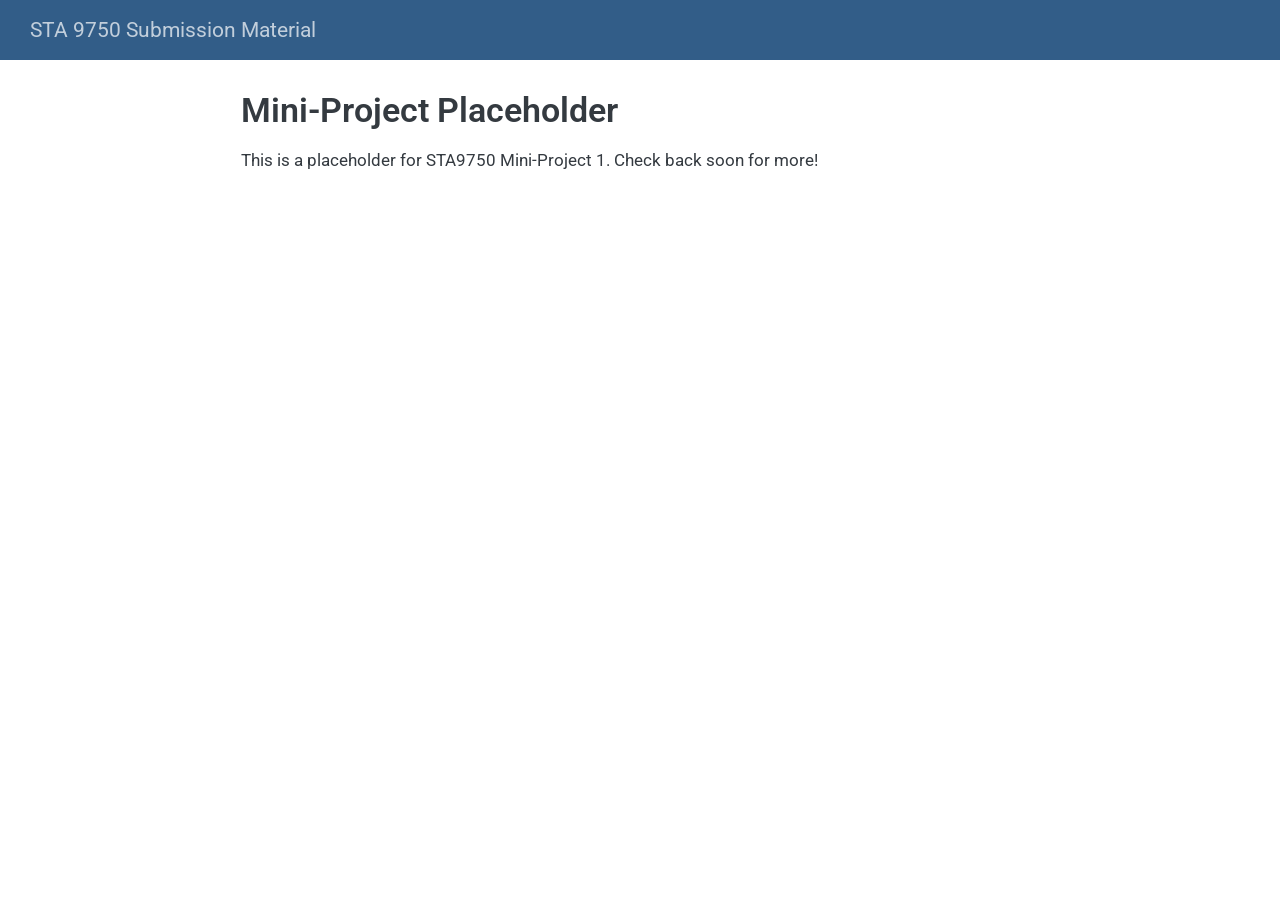
<file: docs/mp01_placeholder_backup.html>
<!DOCTYPE html>
<html xmlns="http://www.w3.org/1999/xhtml" lang="en" xml:lang="en"><head>

<meta charset="utf-8">
<meta name="generator" content="quarto-1.10.18">

<meta name="viewport" content="width=device-width, initial-scale=1.0, user-scalable=yes">


<title>Mini-Project Placeholder – STA 9750 Submission Material</title>
<style>
/* Default styles provided by pandoc.
** See https://pandoc.org/MANUAL.html#variables-for-html for config info.
*/
span.smallcaps{font-variant: small-caps;}
div.columns{display: flex; gap: 1.5em;}
div.column{flex: auto;}
@media screen {
div.columns{gap: min(4vw, 1.5em);}
div.column{overflow-x: auto;}
}
div.hanging-indent{margin-left: 1.5em; text-indent: -1.5em;}
ul.task-list{list-style: none;}
ul.task-list li input[type="checkbox"] {
  width: 0.8em;
  margin: 0 0.8em 0.2em -1em; /* quarto-specific, see https://github.com/quarto-dev/quarto-cli/issues/4556 */ 
  vertical-align: middle;
}
</style>


<script src="site_libs/quarto-nav/quarto-nav.js"></script>
<script src="site_libs/quarto-nav/headroom.min.js"></script>
<script src="site_libs/clipboard/clipboard.min.js"></script>
<script src="site_libs/quarto-search/autocomplete.umd.js"></script>
<script src="site_libs/quarto-search/fuse.min.js"></script>
<script src="site_libs/quarto-search/quarto-search.js"></script>
<meta name="quarto:offset" content="./">
<script src="site_libs/quarto-html/quarto.js" type="module"></script>
<script src="site_libs/quarto-html/tabsets/tabsets.js" type="module"></script>
<script src="site_libs/quarto-html/popper.min.js"></script>
<script src="site_libs/quarto-html/tippy.umd.min.js"></script>
<script src="site_libs/quarto-html/anchor.min.js"></script>
<link href="site_libs/quarto-html/tippy.css" rel="stylesheet">
<link href="site_libs/quarto-html/quarto-syntax-highlighting-64a204ab8560d761af7679ceaba22944.css" rel="stylesheet" id="quarto-text-highlighting-styles">
<script src="site_libs/bootstrap/bootstrap.min.js"></script>
<link href="site_libs/bootstrap/bootstrap-icons.css" rel="stylesheet">
<link href="site_libs/bootstrap/bootstrap-ecffb29ab86c51f33a5c8b4be15da6e0.min.css" rel="stylesheet" append-hash="true" id="quarto-bootstrap" data-mode="light">
<script id="quarto-search-options" type="application/json">{
  "location": "navbar",
  "copy-button": false,
  "collapse-after": 3,
  "panel-placement": "end",
  "type": "overlay",
  "limit": 50,
  "keyboard-shortcut": [
    "f",
    "/",
    "s"
  ],
  "show-item-context": false,
  "language": {
    "search-no-results-text": "No results",
    "search-matching-documents-text": "matching documents",
    "search-copy-link-title": "Copy link to search",
    "search-hide-matches-text": "Hide additional matches",
    "search-more-match-text": "more match in this document",
    "search-more-matches-text": "more matches in this document",
    "search-clear-button-title": "Clear",
    "search-text-placeholder": "",
    "search-detached-cancel-button-title": "Cancel",
    "search-submit-button-title": "Submit",
    "search-label": "Search"
  }
}</script>


</head>

<body class="nav-fixed fullcontent quarto-light">

<div id="quarto-search-results"></div>
  <header id="quarto-header" class="headroom fixed-top">
    <nav class="navbar navbar-expand-lg " data-bs-theme="dark">
      <div class="navbar-container container-fluid">
      <div class="navbar-brand-container mx-auto">
    <a class="navbar-brand" href="./index.html">
    <span class="navbar-title">STA 9750 Submission Material</span>
    </a>
  </div>
        <div class="quarto-navbar-tools tools-end">
</div>
      </div> <!-- /container-fluid -->
    </nav>
</header>
<!-- content -->
<div id="quarto-content" class="quarto-container page-columns page-rows-contents page-layout-article page-navbar">
<!-- sidebar -->
<!-- margin-sidebar -->
    
<!-- main -->
<main class="content" id="quarto-document-content">

<header id="title-block-header" class="quarto-title-block default">
<div class="quarto-title">
<h1 class="title">Mini-Project Placeholder</h1>
</div>



<div class="quarto-title-meta">

    
  
    
  </div>
  


</header>


<p>This is a placeholder for STA9750 Mini-Project 1. Check back soon for more!</p>



</main> <!-- /main -->
<script id="quarto-html-after-body" type="application/javascript">
  window.document.addEventListener("DOMContentLoaded", function (event) {
    const icon = "";
    const anchorJS = new window.AnchorJS();
    anchorJS.options = {
      placement: 'right',
      icon: icon
    };
    anchorJS.add('.anchored');
    const isCodeAnnotation = (el) => {
      for (const clz of el.classList) {
        if (clz.startsWith('code-annotation-')) {                     
          return true;
        }
      }
      return false;
    }
    const onCopySuccess = function(e) {
      // button target
      const button = e.trigger;
      // don't keep focus
      button.blur();
      // flash "checked"
      button.classList.add('code-copy-button-checked');
      var currentTitle = button.getAttribute("title");
      button.setAttribute("title", "Copied!");
      let tooltip;
      if (window.bootstrap) {
        button.setAttribute("data-bs-toggle", "tooltip");
        button.setAttribute("data-bs-placement", "left");
        button.setAttribute("data-bs-title", "Copied!");
        tooltip = new bootstrap.Tooltip(button, 
          { trigger: "manual", 
            customClass: "code-copy-button-tooltip",
            offset: [0, -8]});
        tooltip.show();    
      }
      setTimeout(function() {
        if (tooltip) {
          tooltip.hide();
          button.removeAttribute("data-bs-title");
          button.removeAttribute("data-bs-toggle");
          button.removeAttribute("data-bs-placement");
        }
        button.setAttribute("title", currentTitle);
        button.classList.remove('code-copy-button-checked');
      }, 1000);
      // clear code selection
      e.clearSelection();
    }
    const getTextToCopy = function(trigger) {
      const outerScaffold = trigger.parentElement.cloneNode(true);
      const codeEl = outerScaffold.querySelector('code');
      for (const childEl of codeEl.children) {
        if (isCodeAnnotation(childEl)) {
          childEl.remove();
        }
      }
      return codeEl.innerText;
    }
    const clipboard = new window.ClipboardJS('.code-copy-button:not([data-in-quarto-modal])', {
      text: getTextToCopy
    });
    clipboard.on('success', onCopySuccess);
    if (window.document.getElementById('quarto-embedded-source-code-modal')) {
      const clipboardModal = new window.ClipboardJS('.code-copy-button[data-in-quarto-modal]', {
        text: getTextToCopy,
        container: window.document.getElementById('quarto-embedded-source-code-modal')
      });
      clipboardModal.on('success', onCopySuccess);
    }
      var localhostRegex = new RegExp(/^(?:http|https):\/\/localhost\:?[0-9]*\//);
      var mailtoRegex = new RegExp(/^mailto:/);
        var filterRegex = new RegExp("https:\/\/jonchan420\.github\.io\/STA9750-2026-FALL\/");
      var isInternal = (href) => {
          return filterRegex.test(href) || localhostRegex.test(href) || mailtoRegex.test(href);
      }
      // Inspect non-navigation links and adorn them if external
     var links = window.document.querySelectorAll('a[href]:not(.nav-link):not(.navbar-brand):not(.toc-action):not(.sidebar-link):not(.sidebar-item-toggle):not(.pagination-link):not(.no-external):not([aria-hidden]):not(.dropdown-item):not(.quarto-navigation-tool):not(.about-link)');
      for (var i=0; i<links.length; i++) {
        const link = links[i];
        if (!isInternal(link.href)) {
          // undo the damage that might have been done by quarto-nav.js in the case of
          // links that we want to consider external
          if (link.dataset.originalHref !== undefined) {
            link.href = link.dataset.originalHref;
          }
        }
      }
    function tippyHover(el, contentFn, onTriggerFn, onUntriggerFn) {
      const config = {
        allowHTML: true,
        maxWidth: 500,
        delay: 100,
        arrow: false,
        appendTo: function(el) {
            return el.parentElement;
        },
        interactive: true,
        interactiveBorder: 10,
        theme: 'quarto',
        placement: 'bottom-start',
      };
      if (contentFn) {
        config.content = contentFn;
      }
      if (onTriggerFn) {
        config.onTrigger = onTriggerFn;
      }
      if (onUntriggerFn) {
        config.onUntrigger = onUntriggerFn;
      }
      window.tippy(el, config); 
    }
    const noterefs = window.document.querySelectorAll('a[role="doc-noteref"]');
    for (var i=0; i<noterefs.length; i++) {
      const ref = noterefs[i];
      tippyHover(ref, function() {
        // use id or data attribute instead here
        let href = ref.getAttribute('data-footnote-href') || ref.getAttribute('href');
        try { href = new URL(href).hash; } catch {}
        const id = href.replace(/^#\/?/, "");
        const note = window.document.getElementById(id);
        if (note) {
          return note.innerHTML;
        } else {
          return "";
        }
      });
    }
    const xrefs = window.document.querySelectorAll('a.quarto-xref');
    const processXRef = (id, note) => {
      // Strip column container classes
      const stripColumnClz = (el) => {
        el.classList.remove("page-full", "page-columns");
        if (el.children) {
          for (const child of el.children) {
            stripColumnClz(child);
          }
        }
      }
      stripColumnClz(note)
      if (id === null || id.startsWith('sec-')) {
        // Special case sections, only their first couple elements
        const container = document.createElement("div");
        if (note.children && note.children.length > 2) {
          container.appendChild(note.children[0].cloneNode(true));
          for (let i = 1; i < note.children.length; i++) {
            const child = note.children[i];
            if (child.tagName === "P" && child.innerText === "") {
              continue;
            } else {
              container.appendChild(child.cloneNode(true));
              break;
            }
          }
          if (window.Quarto?.typesetMath) {
            window.Quarto.typesetMath(container);
          }
          return container.innerHTML
        } else {
          if (window.Quarto?.typesetMath) {
            window.Quarto.typesetMath(note);
          }
          return note.innerHTML;
        }
      } else {
        // Remove any anchor links if they are present
        const anchorLink = note.querySelector('a.anchorjs-link');
        if (anchorLink) {
          anchorLink.remove();
        }
        if (window.Quarto?.typesetMath) {
          window.Quarto.typesetMath(note);
        }
        if (note.classList.contains("callout")) {
          return note.outerHTML;
        } else {
          return note.innerHTML;
        }
      }
    }
    for (var i=0; i<xrefs.length; i++) {
      const xref = xrefs[i];
      tippyHover(xref, undefined, function(instance) {
        instance.disable();
        let url = xref.getAttribute('href');
        let hash = undefined; 
        if (url.startsWith('#')) {
          hash = url;
        } else {
          try { hash = new URL(url).hash; } catch {}
        }
        if (hash) {
          const id = hash.replace(/^#\/?/, "");
          const note = window.document.getElementById(id);
          if (note !== null) {
            try {
              const html = processXRef(id, note.cloneNode(true));
              instance.setContent(html);
            } finally {
              instance.enable();
              instance.show();
            }
          } else {
            // See if we can fetch this
            fetch(url.split('#')[0])
            .then(res => res.text())
            .then(html => {
              const parser = new DOMParser();
              const htmlDoc = parser.parseFromString(html, "text/html");
              const note = htmlDoc.getElementById(id);
              if (note !== null) {
                const html = processXRef(id, note);
                instance.setContent(html);
              } 
            }).finally(() => {
              instance.enable();
              instance.show();
            });
          }
        } else {
          // See if we can fetch a full url (with no hash to target)
          // This is a special case and we should probably do some content thinning / targeting
          fetch(url)
          .then(res => res.text())
          .then(html => {
            const parser = new DOMParser();
            const htmlDoc = parser.parseFromString(html, "text/html");
            const note = htmlDoc.querySelector('main.content');
            if (note !== null) {
              // This should only happen for chapter cross references
              // (since there is no id in the URL)
              // remove the first header
              if (note.children.length > 0 && note.children[0].tagName === "HEADER") {
                note.children[0].remove();
              }
              const html = processXRef(null, note);
              instance.setContent(html);
            } 
          }).finally(() => {
            instance.enable();
            instance.show();
          });
        }
      }, function(instance) {
      });
    }
        let selectedAnnoteEl;
        const selectorForAnnotation = ( cell, annotation) => {
          let cellAttr = 'data-code-cell="' + cell + '"';
          let lineAttr = 'data-code-annotation="' +  annotation + '"';
          const selector = 'span[' + cellAttr + '][' + lineAttr + ']';
          return selector;
        }
        const selectCodeLines = (annoteEl) => {
          const doc = window.document;
          const targetCell = annoteEl.getAttribute("data-target-cell");
          const targetAnnotation = annoteEl.getAttribute("data-target-annotation");
          const annoteSpan = window.document.querySelector(selectorForAnnotation(targetCell, targetAnnotation));
          const lines = annoteSpan.getAttribute("data-code-lines").split(",");
          const lineIds = lines.map((line) => {
            return targetCell + "-" + line;
          })
          let top = null;
          let height = null;
          let parent = null;
          if (lineIds.length > 0) {
              //compute the position of the single el (top and bottom and make a div)
              const el = window.document.getElementById(lineIds[0]);
              top = el.offsetTop;
              height = el.offsetHeight;
              parent = el.parentElement.parentElement;
            if (lineIds.length > 1) {
              const lastEl = window.document.getElementById(lineIds[lineIds.length - 1]);
              const bottom = lastEl.offsetTop + lastEl.offsetHeight;
              height = bottom - top;
            }
            if (top !== null && height !== null && parent !== null) {
              // cook up a div (if necessary) and position it 
              let div = window.document.getElementById("code-annotation-line-highlight");
              if (div === null) {
                div = window.document.createElement("div");
                div.setAttribute("id", "code-annotation-line-highlight");
                div.style.position = 'absolute';
                parent.appendChild(div);
              }
              div.style.top = top - 2 + "px";
              div.style.height = height + 4 + "px";
              div.style.left = 0;
              let gutterDiv = window.document.getElementById("code-annotation-line-highlight-gutter");
              if (gutterDiv === null) {
                gutterDiv = window.document.createElement("div");
                gutterDiv.setAttribute("id", "code-annotation-line-highlight-gutter");
                gutterDiv.style.position = 'absolute';
                const codeCell = window.document.getElementById(targetCell);
                const gutter = codeCell.querySelector('.code-annotation-gutter');
                gutter.appendChild(gutterDiv);
              }
              gutterDiv.style.top = top - 2 + "px";
              gutterDiv.style.height = height + 4 + "px";
            }
            selectedAnnoteEl = annoteEl;
          }
        };
        const unselectCodeLines = () => {
          const elementsIds = ["code-annotation-line-highlight", "code-annotation-line-highlight-gutter"];
          elementsIds.forEach((elId) => {
            const div = window.document.getElementById(elId);
            if (div) {
              div.remove();
            }
          });
          selectedAnnoteEl = undefined;
        };
          // Handle positioning of the toggle
      window.addEventListener(
        "resize",
        throttle(() => {
          elRect = undefined;
          if (selectedAnnoteEl) {
            selectCodeLines(selectedAnnoteEl);
          }
        }, 10)
      );
      function throttle(fn, ms) {
      let throttle = false;
      let timer;
        return (...args) => {
          if(!throttle) { // first call gets through
              fn.apply(this, args);
              throttle = true;
          } else { // all the others get throttled
              if(timer) clearTimeout(timer); // cancel #2
              timer = setTimeout(() => {
                fn.apply(this, args);
                timer = throttle = false;
              }, ms);
          }
        };
      }
        // Attach click handler to the DT
        const annoteDls = window.document.querySelectorAll('dt[data-target-cell]');
        for (const annoteDlNode of annoteDls) {
          annoteDlNode.addEventListener('click', (event) => {
            const clickedEl = event.target;
            if (clickedEl !== selectedAnnoteEl) {
              unselectCodeLines();
              const activeEl = window.document.querySelector('dt[data-target-cell].code-annotation-active');
              if (activeEl) {
                activeEl.classList.remove('code-annotation-active');
              }
              selectCodeLines(clickedEl);
              clickedEl.classList.add('code-annotation-active');
            } else {
              // Unselect the line
              unselectCodeLines();
              clickedEl.classList.remove('code-annotation-active');
            }
          });
        }
    const findCites = (el) => {
      const parentEl = el.parentElement;
      if (parentEl) {
        const cites = parentEl.dataset.cites;
        if (cites) {
          return {
            el,
            cites: cites.split(' ')
          };
        } else {
          return findCites(el.parentElement)
        }
      } else {
        return undefined;
      }
    };
    var bibliorefs = window.document.querySelectorAll('a[role="doc-biblioref"]');
    for (var i=0; i<bibliorefs.length; i++) {
      const ref = bibliorefs[i];
      const citeInfo = findCites(ref);
      if (citeInfo) {
        tippyHover(citeInfo.el, function() {
          var popup = window.document.createElement('div');
          citeInfo.cites.forEach(function(cite) {
            var citeDiv = window.document.createElement('div');
            citeDiv.classList.add('hanging-indent');
            citeDiv.classList.add('csl-entry');
            var biblioDiv = window.document.getElementById('ref-' + cite);
            if (biblioDiv) {
              citeDiv.innerHTML = biblioDiv.innerHTML;
            }
            popup.appendChild(citeDiv);
          });
          return popup.innerHTML;
        });
      }
    }
  });
  </script>
</div> <!-- /content -->




</body></html>
</file>
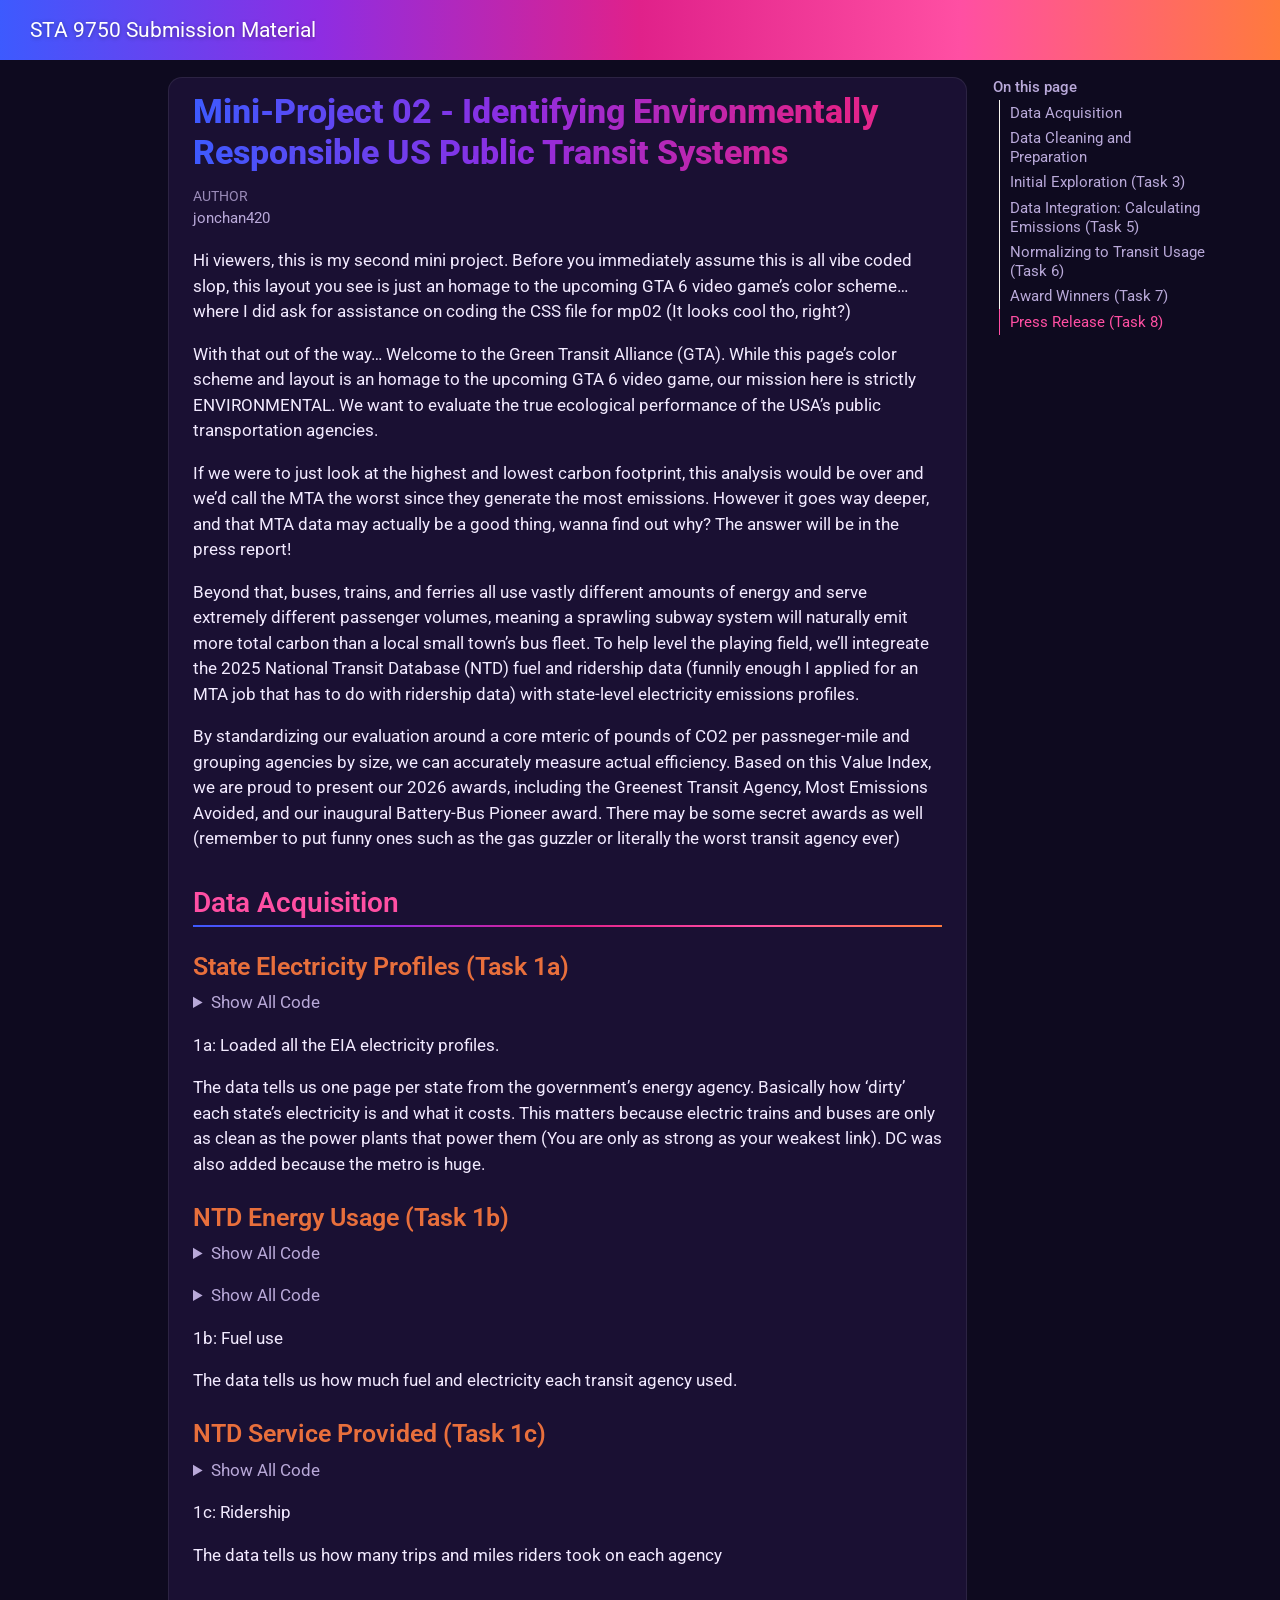
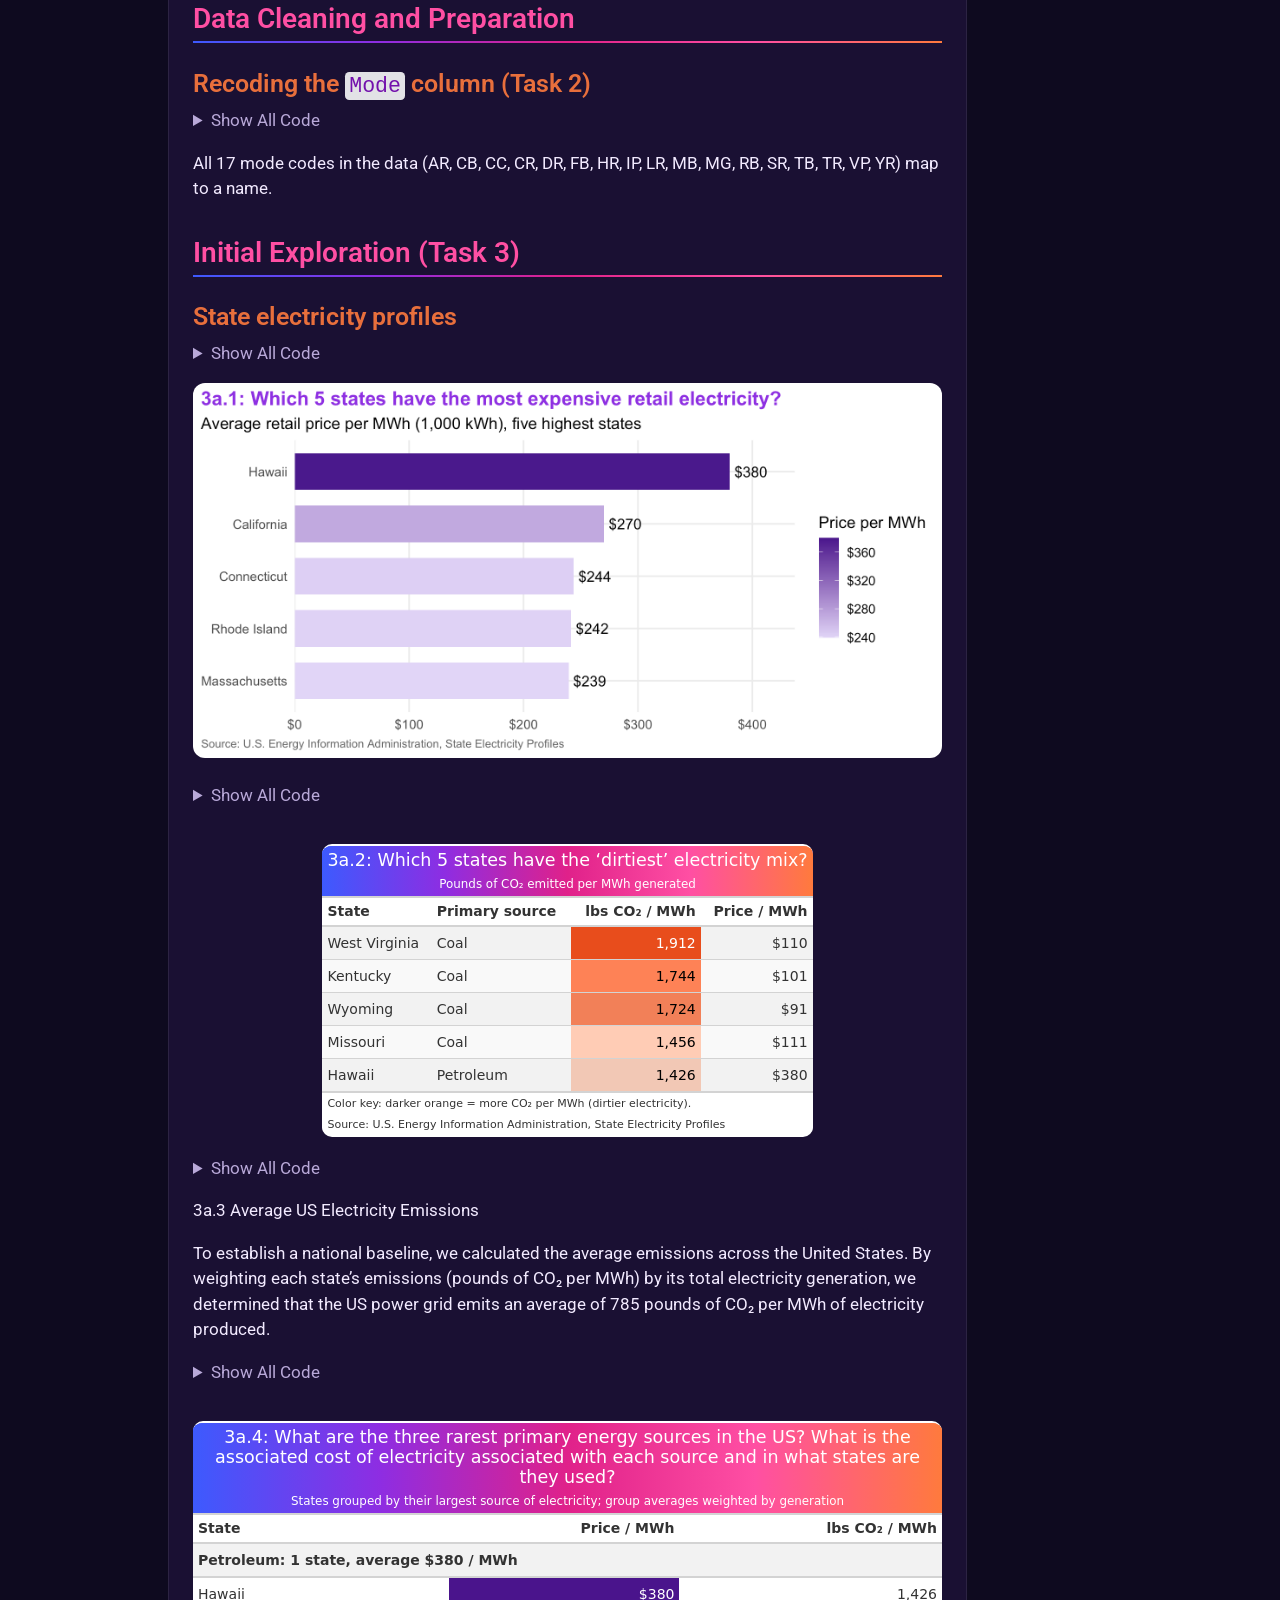
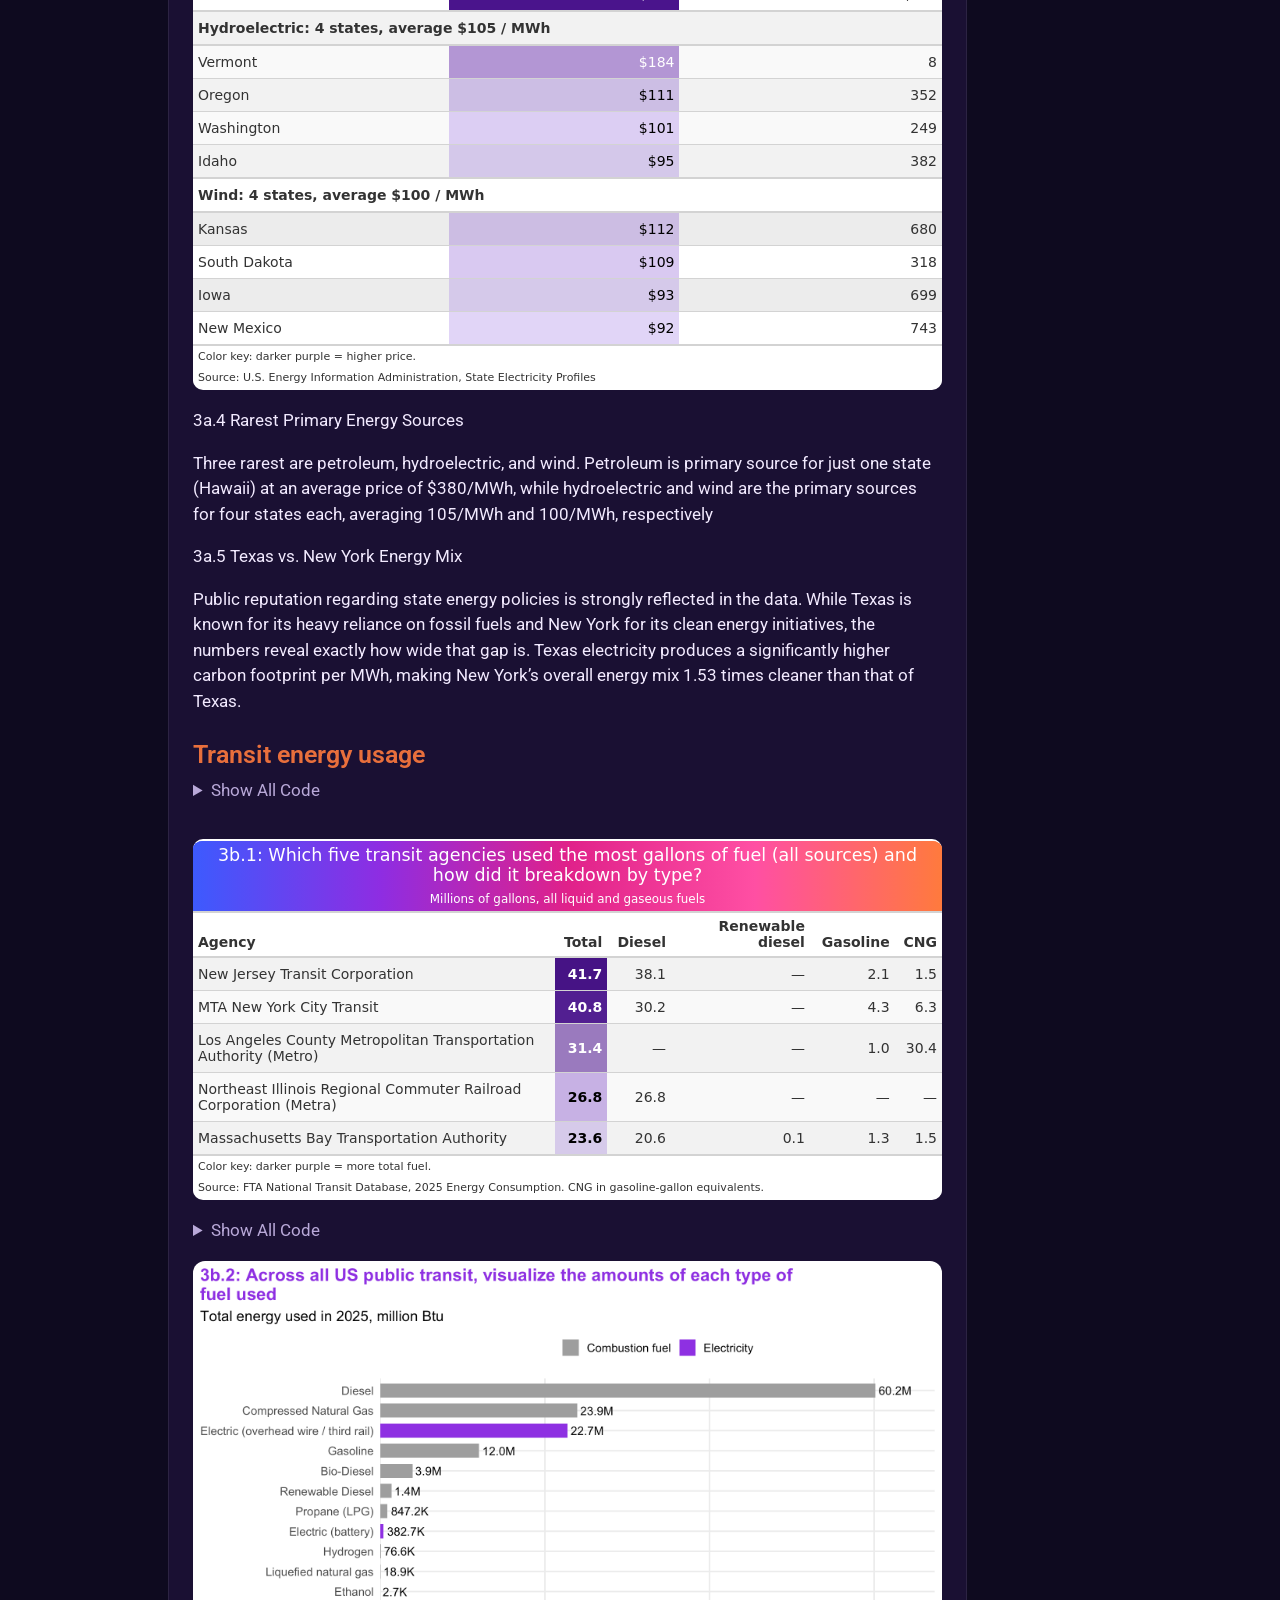
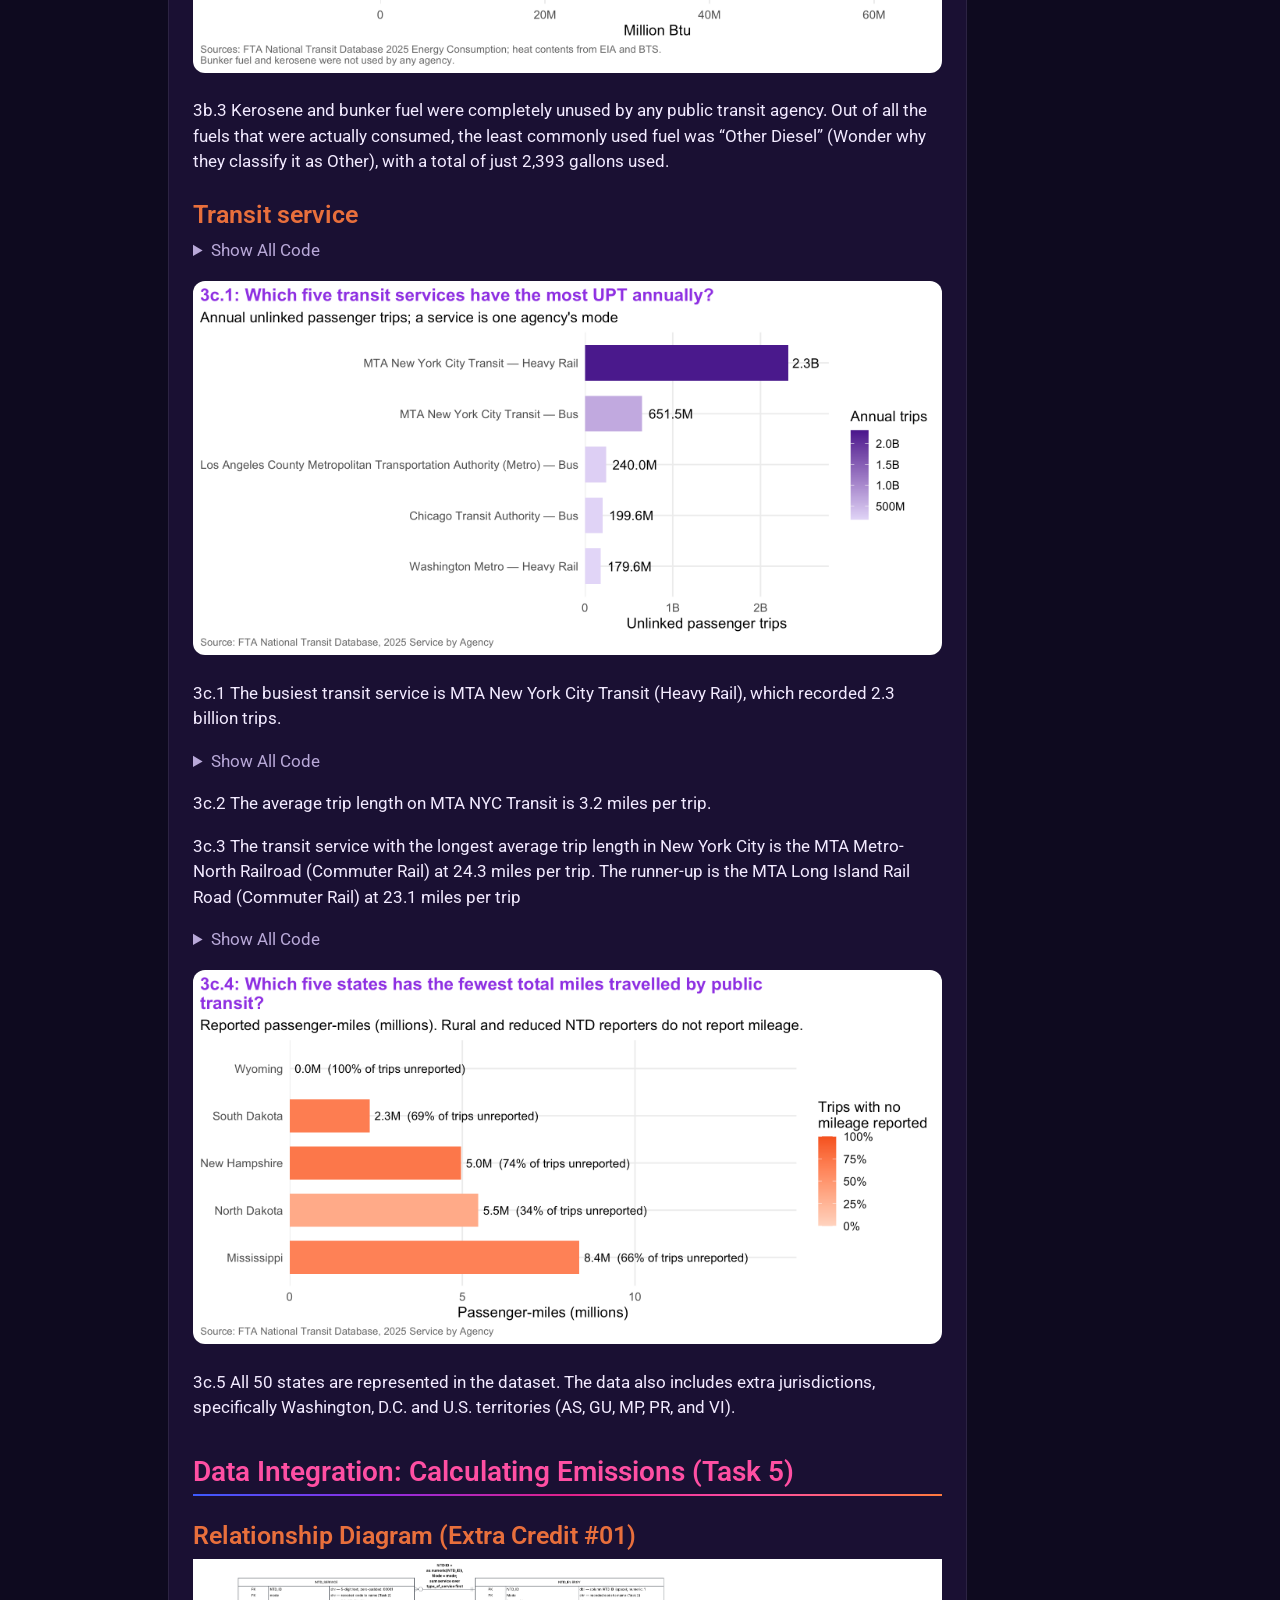
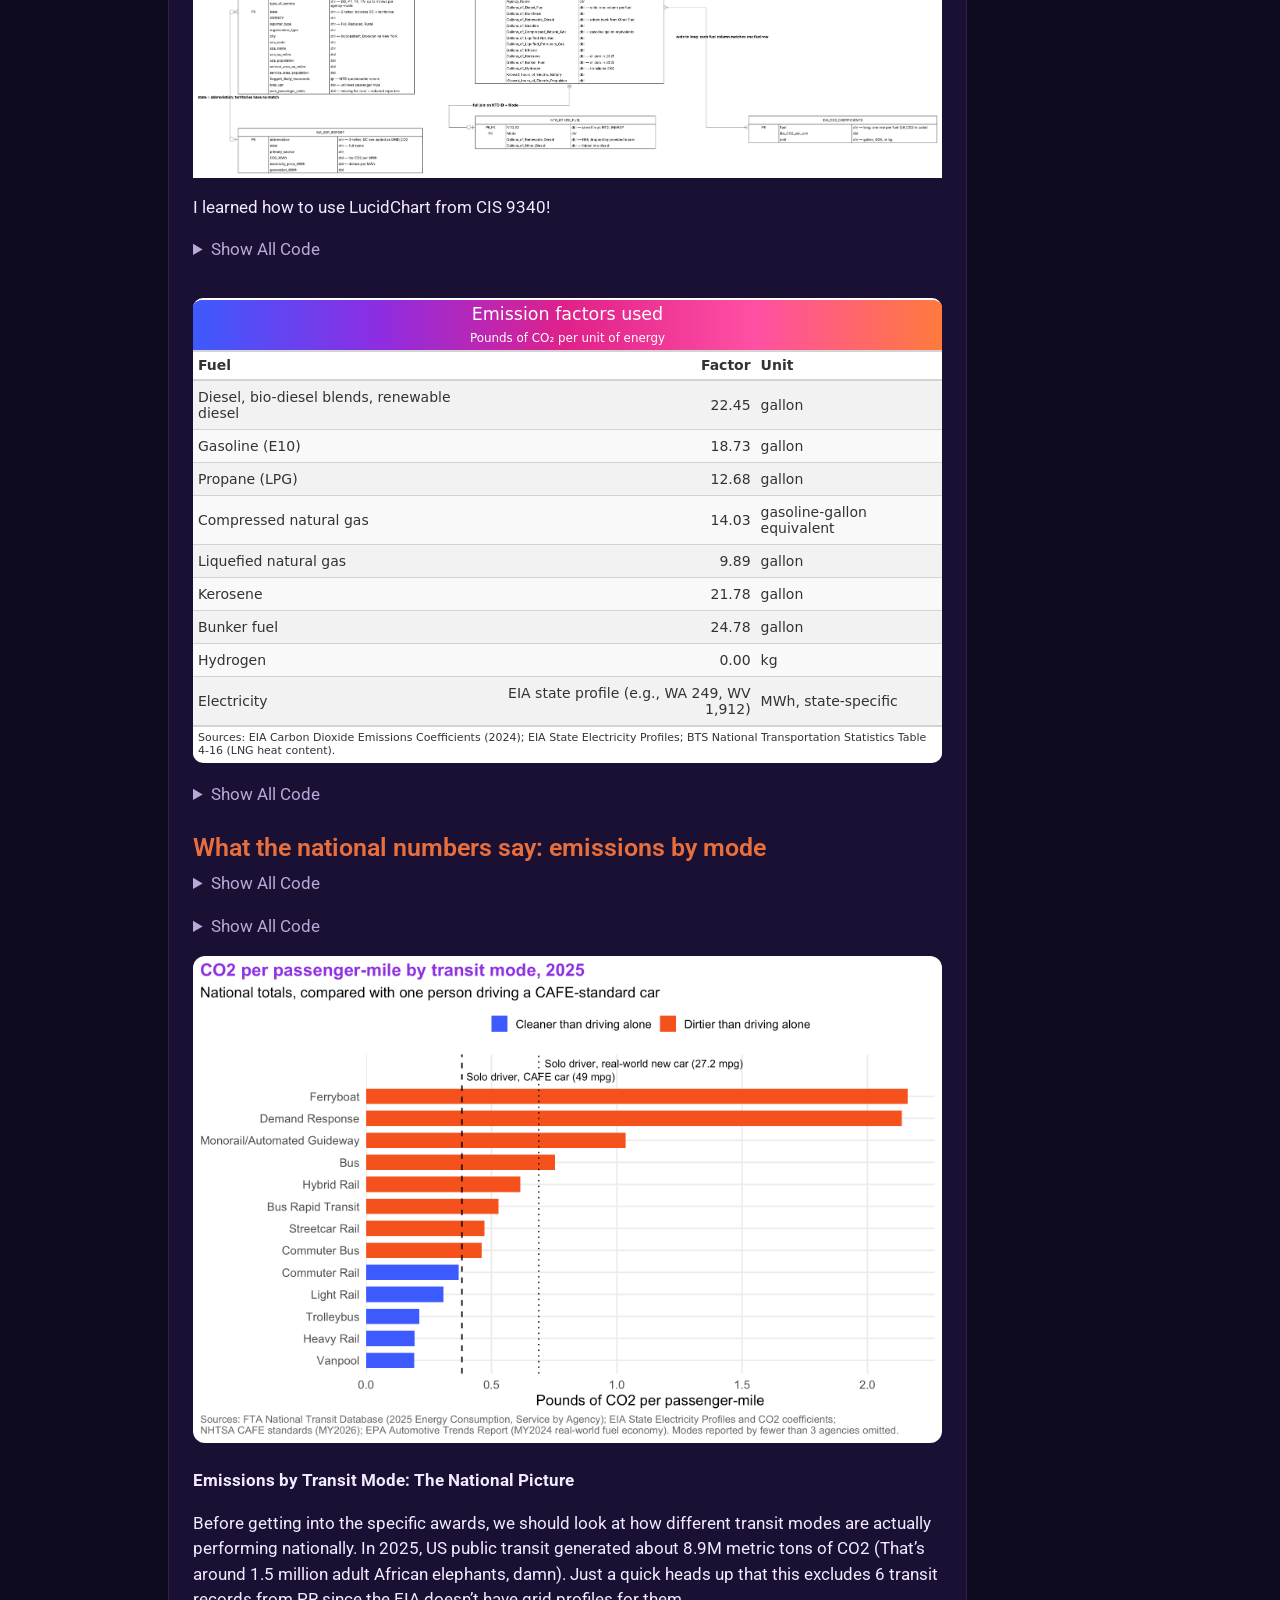
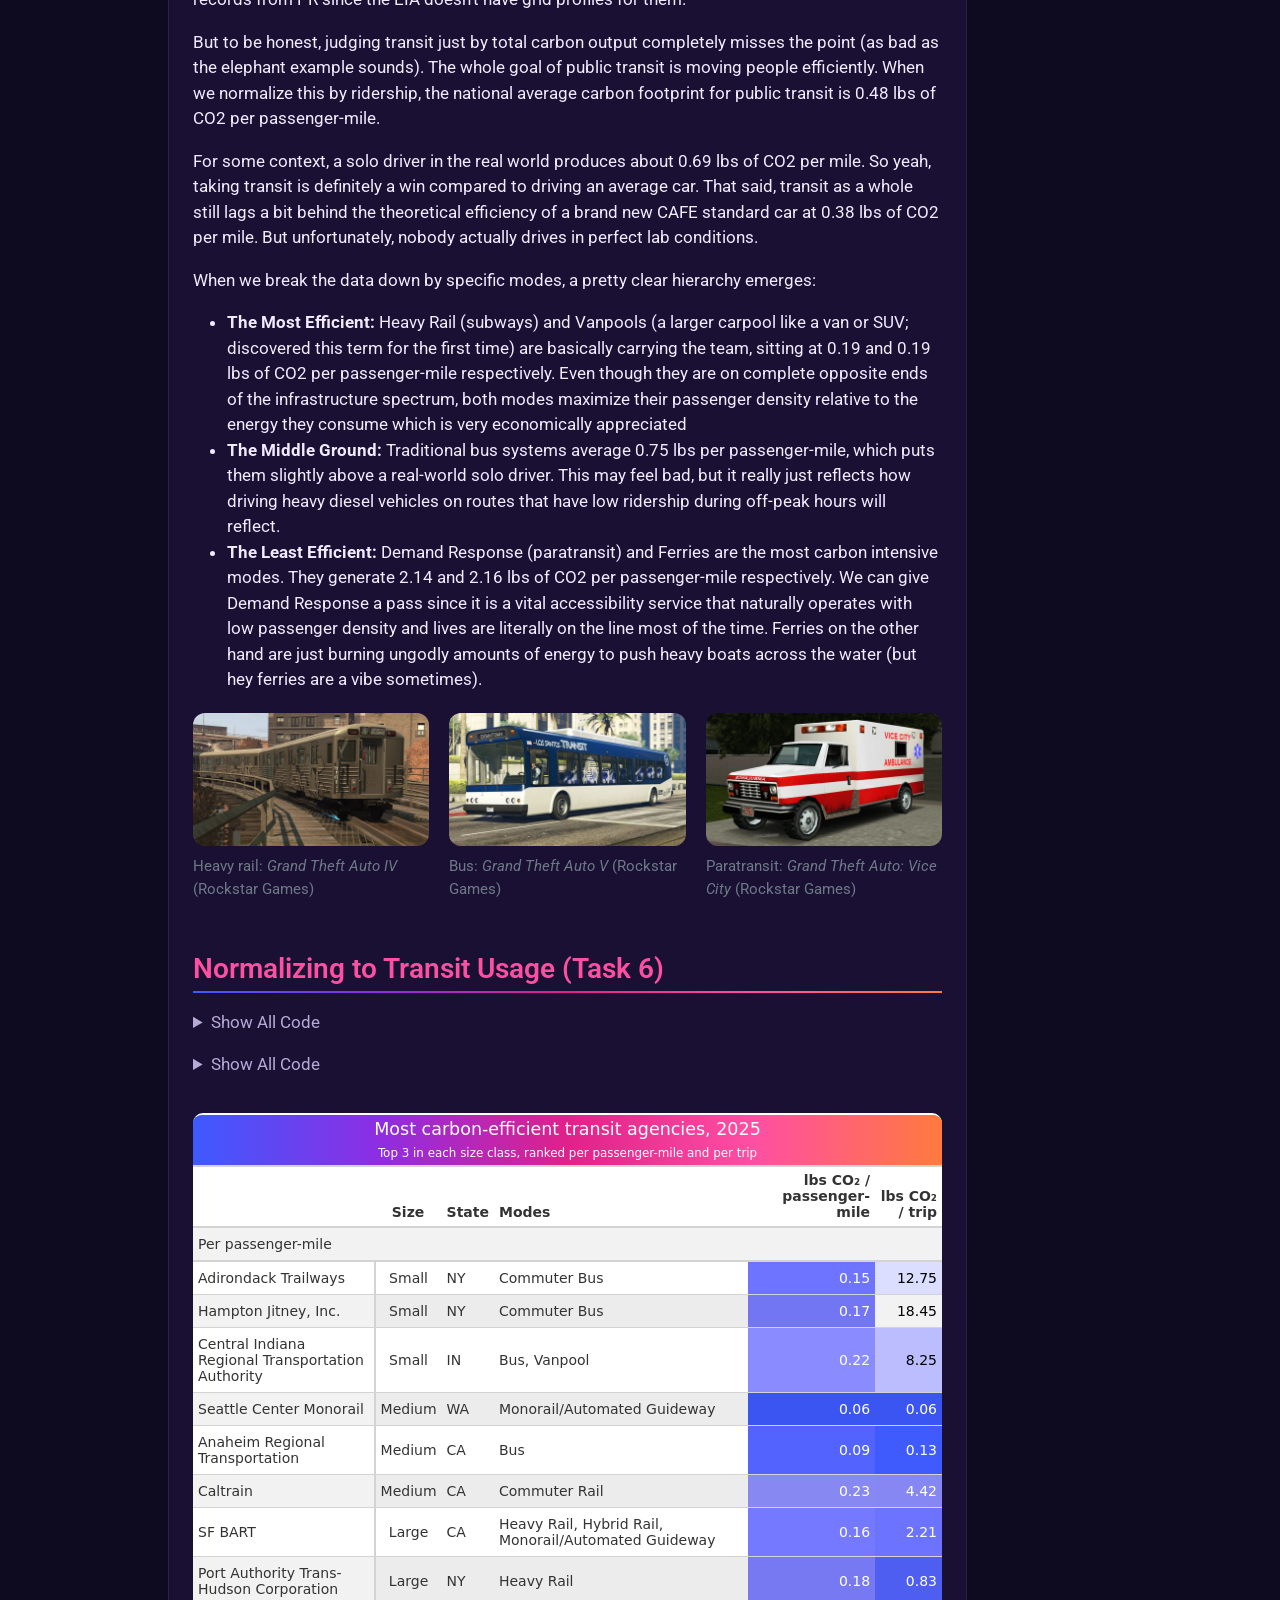
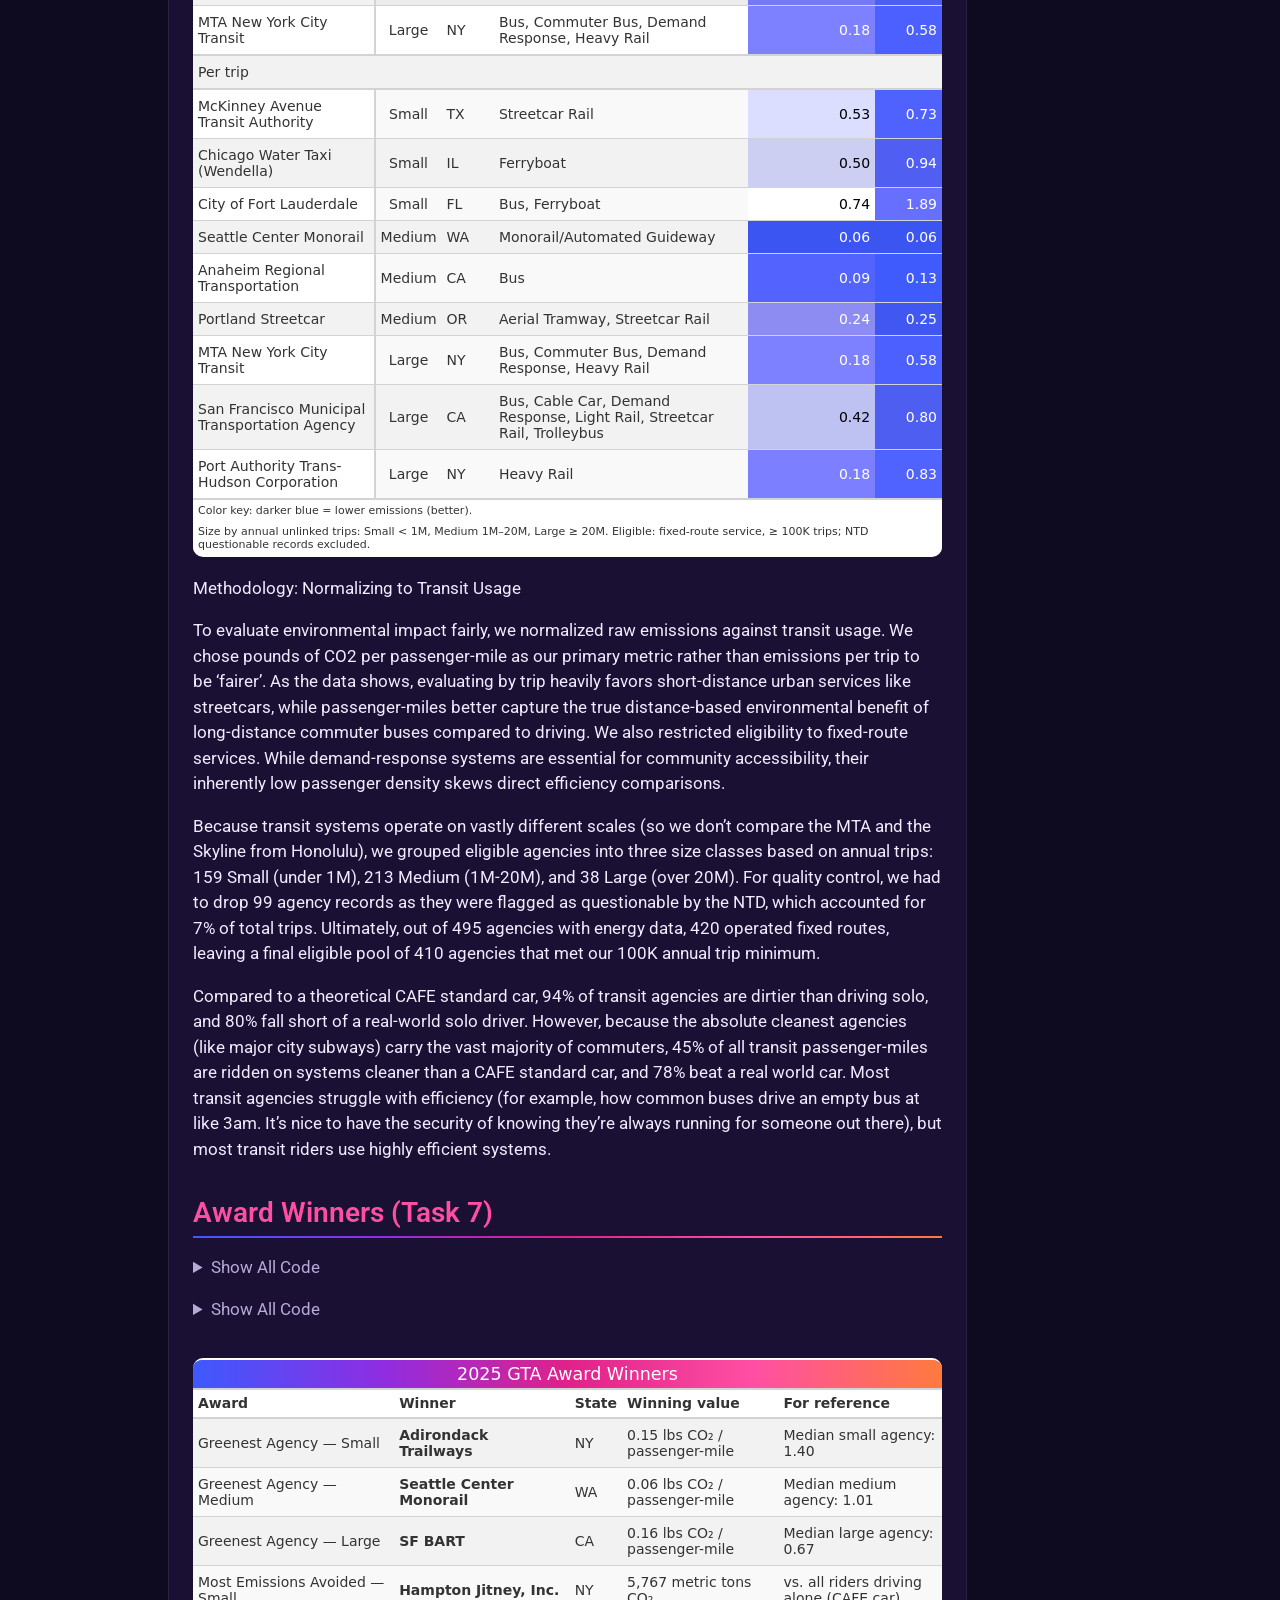
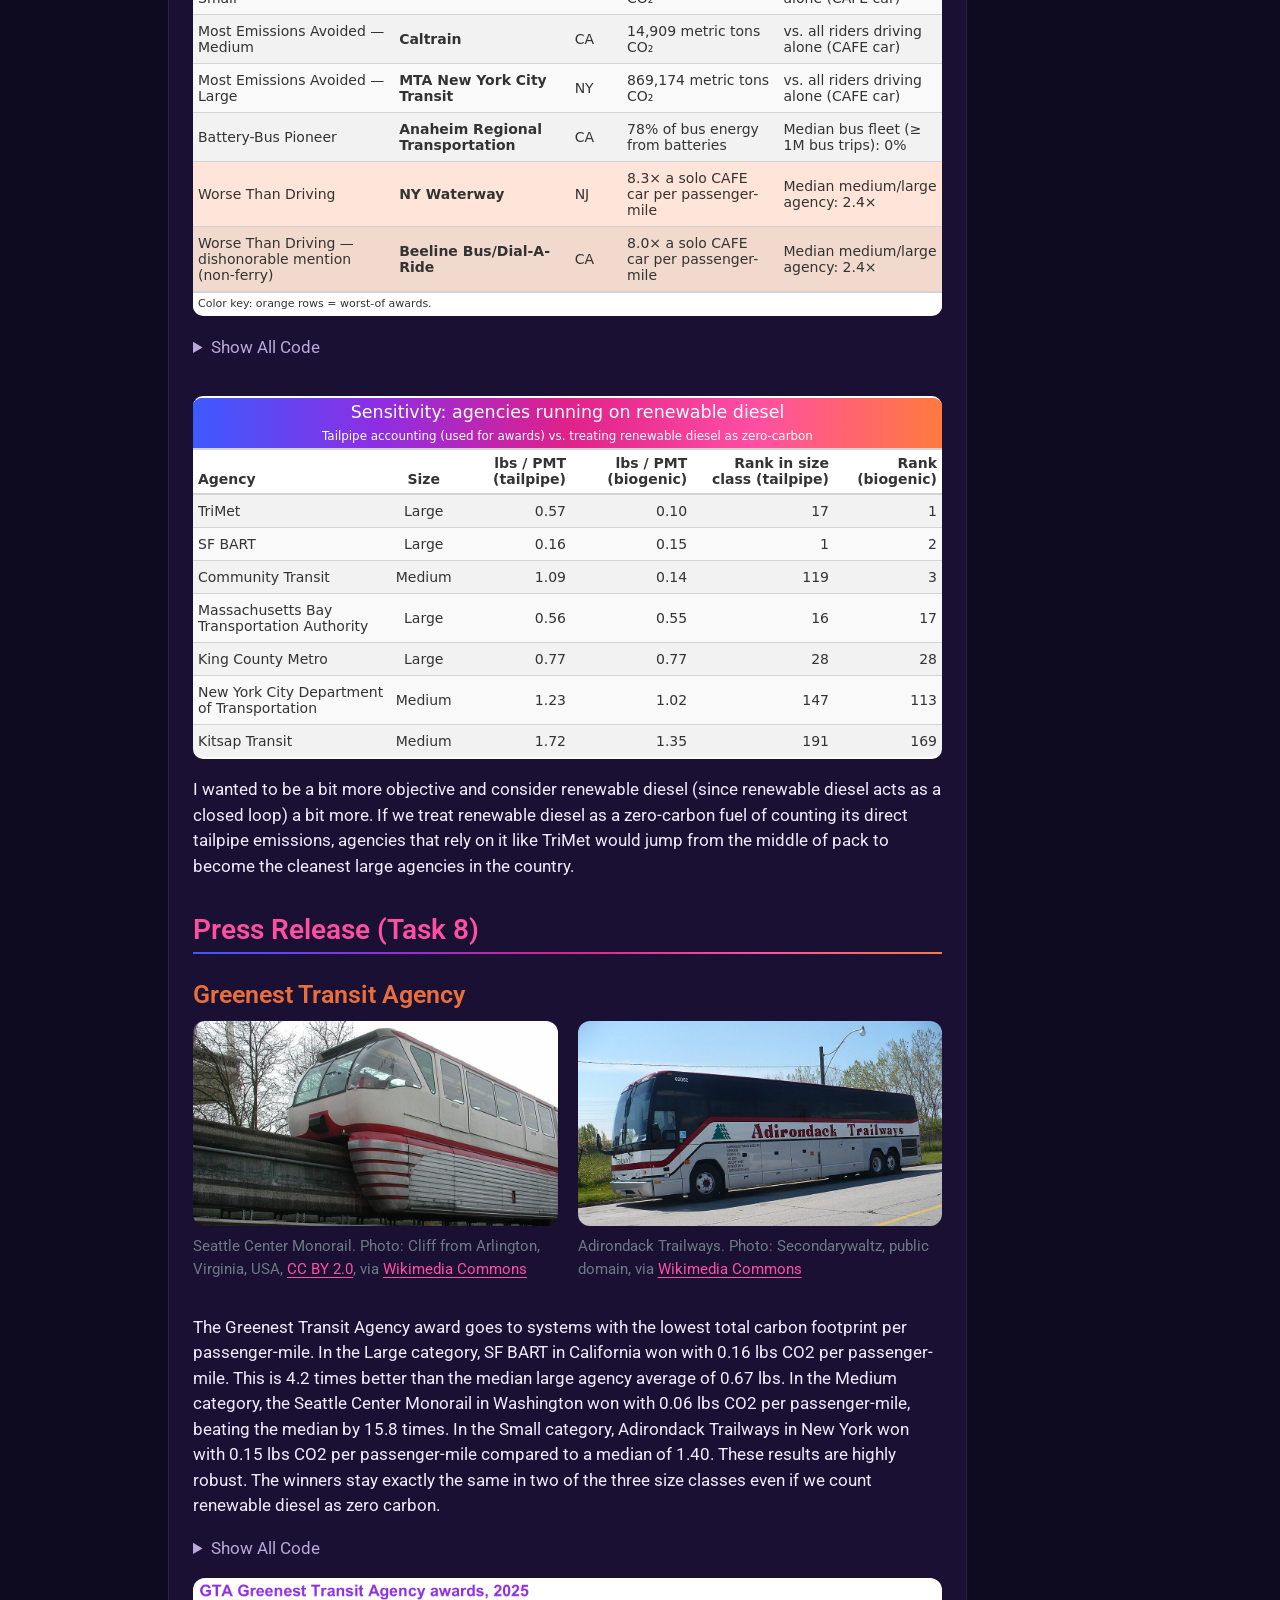
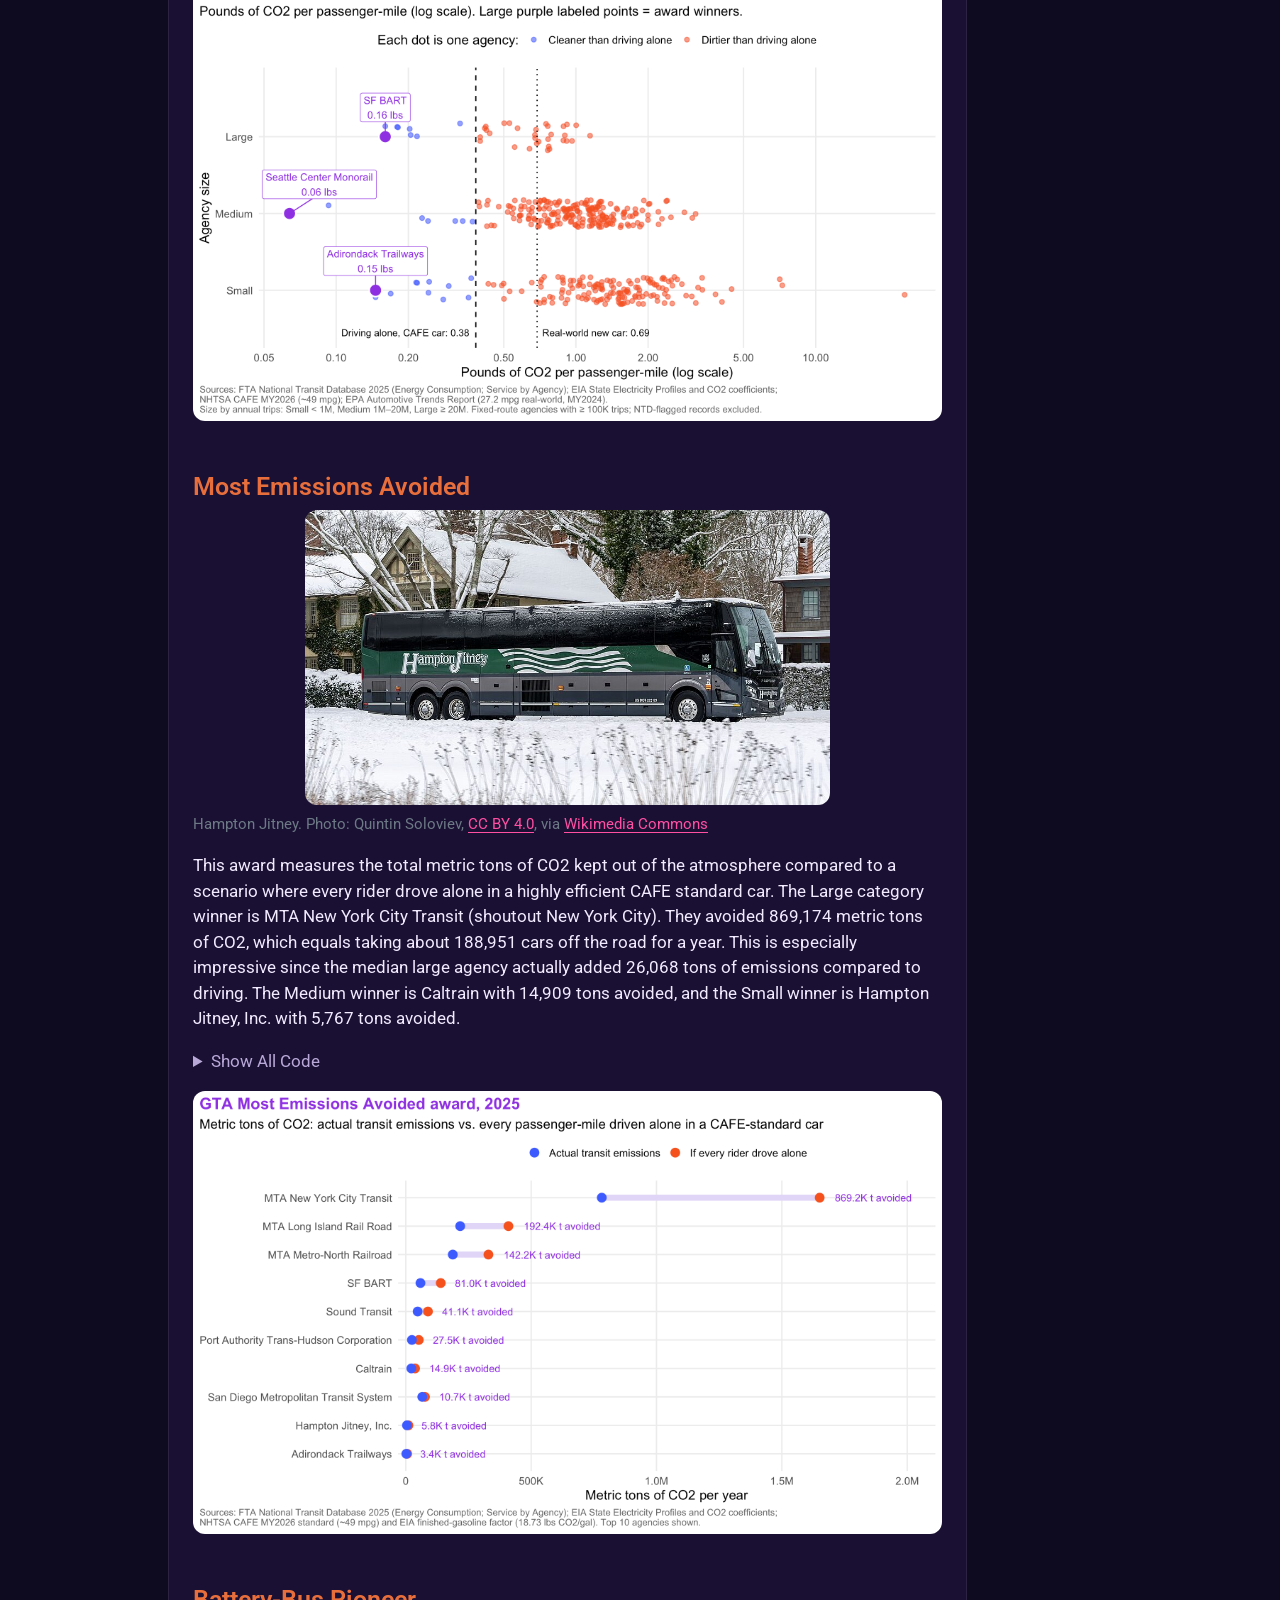
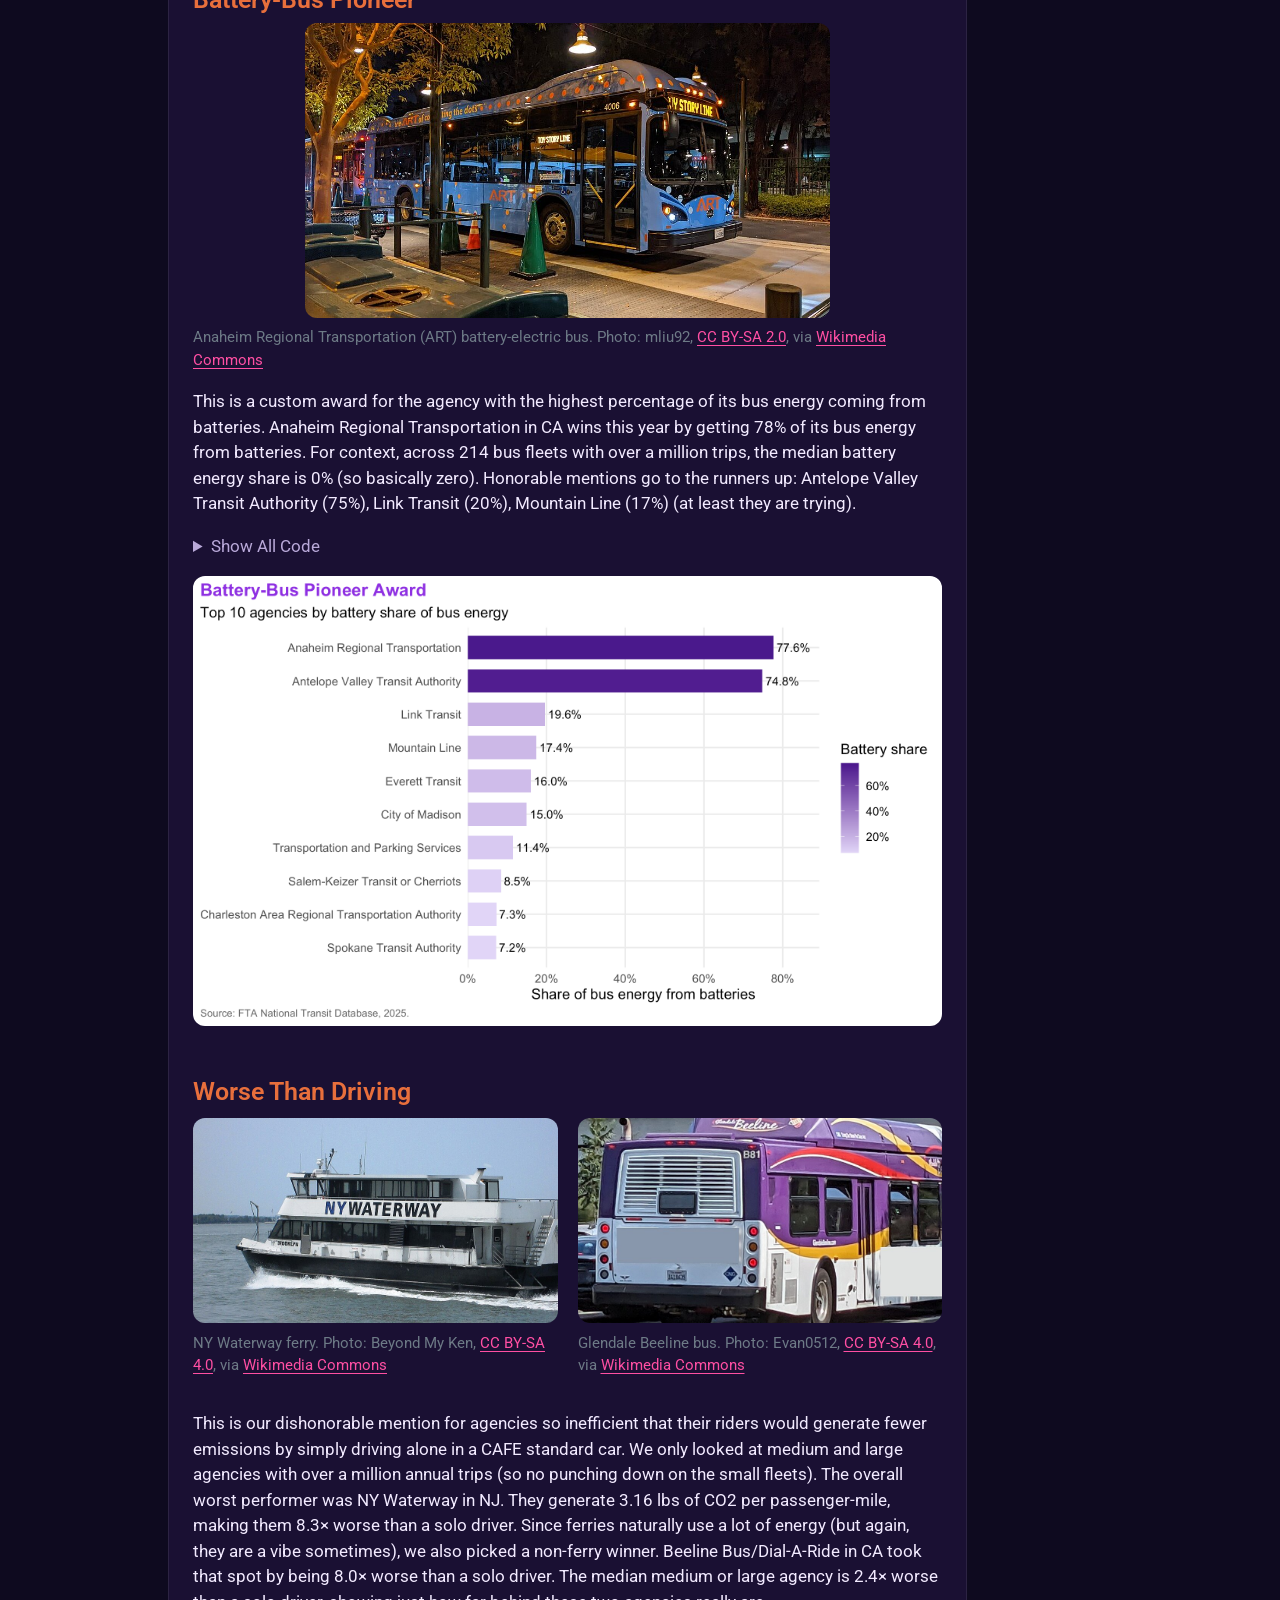
<file: docs/mp02.html>
<!DOCTYPE html>
<html xmlns="http://www.w3.org/1999/xhtml" lang="en" xml:lang="en"><head>

<meta charset="utf-8">
<meta name="generator" content="quarto-1.10.18">

<meta name="viewport" content="width=device-width, initial-scale=1.0, user-scalable=yes">

<meta name="author" content="jonchan420">

<title>Mini-Project 02 - Identifying Environmentally Responsible US Public Transit Systems – STA 9750 Submission Material</title>
<style>
/* Default styles provided by pandoc.
** See https://pandoc.org/MANUAL.html#variables-for-html for config info.
*/
span.smallcaps{font-variant: small-caps;}
div.columns{display: flex; gap: 1.5em;}
div.column{flex: auto;}
@media screen {
div.columns{gap: min(4vw, 1.5em);}
div.column{overflow-x: auto;}
}
div.hanging-indent{margin-left: 1.5em; text-indent: -1.5em;}
ul.task-list{list-style: none;}
ul.task-list li input[type="checkbox"] {
  width: 0.8em;
  margin: 0 0.8em 0.2em -1em; /* quarto-specific, see https://github.com/quarto-dev/quarto-cli/issues/4556 */ 
  vertical-align: middle;
}
/* CSS for syntax highlighting */
html { -webkit-text-size-adjust: 100%; }
pre > code.sourceCode { white-space: pre; position: relative; }
pre > code.sourceCode > span { display: inline-block; line-height: 1.25; }
pre > code.sourceCode > span:empty { height: 1.2em; }
.sourceCode { overflow: visible; }
code.sourceCode > span { color: inherit; text-decoration: inherit; }
div.sourceCode { margin: 1em 0; }
pre.sourceCode { margin: 0; }
@media screen {
div.sourceCode { overflow: auto; }
}
@media print {
pre > code.sourceCode { white-space: pre-wrap; }
pre > code.sourceCode > span { text-indent: -5em; padding-left: 5em; }
}
pre.numberSource code
  { counter-reset: source-line 0; }
pre.numberSource code > span
  { position: relative; left: -4em; counter-increment: source-line; }
pre.numberSource code > span > a:first-child::before
  { content: counter(source-line);
    position: relative; left: -1em; text-align: right; vertical-align: baseline;
    border: none; display: inline-block;
    -webkit-touch-callout: none; -webkit-user-select: none;
    -khtml-user-select: none; -moz-user-select: none;
    -ms-user-select: none; user-select: none;
    padding: 0 4px; width: 4em;
  }
pre.numberSource { margin-left: 3em;  padding-left: 4px; }
div.sourceCode
  {   }
@media screen {
pre > code.sourceCode > span > a:first-child::before { text-decoration: underline; }
}
</style>


<script src="site_libs/quarto-nav/quarto-nav.js"></script>
<script src="site_libs/quarto-nav/headroom.min.js"></script>
<script src="site_libs/clipboard/clipboard.min.js"></script>
<script src="site_libs/quarto-search/autocomplete.umd.js"></script>
<script src="site_libs/quarto-search/fuse.min.js"></script>
<script src="site_libs/quarto-search/quarto-search.js"></script>
<meta name="quarto:offset" content="./">
<script src="site_libs/quarto-html/quarto.js" type="module"></script>
<script src="site_libs/quarto-html/tabsets/tabsets.js" type="module"></script>
<script src="site_libs/quarto-html/popper.min.js"></script>
<script src="site_libs/quarto-html/tippy.umd.min.js"></script>
<script src="site_libs/quarto-html/anchor.min.js"></script>
<link href="site_libs/quarto-html/tippy.css" rel="stylesheet">
<link href="site_libs/quarto-html/quarto-syntax-highlighting-64a204ab8560d761af7679ceaba22944.css" rel="stylesheet" id="quarto-text-highlighting-styles">
<script src="site_libs/bootstrap/bootstrap.min.js"></script>
<link href="site_libs/bootstrap/bootstrap-icons.css" rel="stylesheet">
<link href="site_libs/bootstrap/bootstrap-ecffb29ab86c51f33a5c8b4be15da6e0.min.css" rel="stylesheet" append-hash="true" id="quarto-bootstrap" data-mode="light">
<script src="site_libs/quarto-contrib/glightbox/glightbox.min.js"></script>
<link href="site_libs/quarto-contrib/glightbox/glightbox.min.css" rel="stylesheet">
<link href="site_libs/quarto-contrib/glightbox/lightbox.css" rel="stylesheet">
<script id="quarto-search-options" type="application/json">{
  "location": "navbar",
  "copy-button": false,
  "collapse-after": 3,
  "panel-placement": "end",
  "type": "overlay",
  "limit": 50,
  "keyboard-shortcut": [
    "f",
    "/",
    "s"
  ],
  "show-item-context": false,
  "language": {
    "search-no-results-text": "No results",
    "search-matching-documents-text": "matching documents",
    "search-copy-link-title": "Copy link to search",
    "search-hide-matches-text": "Hide additional matches",
    "search-more-match-text": "more match in this document",
    "search-more-matches-text": "more matches in this document",
    "search-clear-button-title": "Clear",
    "search-text-placeholder": "",
    "search-detached-cancel-button-title": "Cancel",
    "search-submit-button-title": "Submit",
    "search-label": "Search"
  }
}</script>


<link rel="stylesheet" href="mp02.css">
</head>

<body class="nav-fixed quarto-light">

<div id="quarto-search-results"></div>
  <header id="quarto-header" class="headroom fixed-top">
    <nav class="navbar navbar-expand-lg " data-bs-theme="dark">
      <div class="navbar-container container-fluid">
      <div class="navbar-brand-container mx-auto">
    <a class="navbar-brand" href="./index.html">
    <span class="navbar-title">STA 9750 Submission Material</span>
    </a>
  </div>
        <div class="quarto-navbar-tools tools-end">
</div>
      </div> <!-- /container-fluid -->
    </nav>
</header>
<!-- content -->
<div id="quarto-content" class="quarto-container page-columns page-rows-contents page-layout-article page-navbar">
<!-- sidebar -->
<!-- margin-sidebar -->
    <div id="quarto-margin-sidebar" class="sidebar margin-sidebar">
        <nav id="TOC" role="doc-toc" class="toc-active">
    <h2 id="toc-title">On this page</h2>
   
  <ul class="collapse">
  <li><a href="#data-acquisition" id="toc-data-acquisition" class="nav-link active" data-scroll-target="#data-acquisition">Data Acquisition</a></li>
  <li><a href="#data-cleaning-and-preparation" id="toc-data-cleaning-and-preparation" class="nav-link" data-scroll-target="#data-cleaning-and-preparation">Data Cleaning and Preparation</a></li>
  <li><a href="#initial-exploration-task-3" id="toc-initial-exploration-task-3" class="nav-link" data-scroll-target="#initial-exploration-task-3">Initial Exploration (Task 3)</a></li>
  <li><a href="#data-integration-calculating-emissions-task-5" id="toc-data-integration-calculating-emissions-task-5" class="nav-link" data-scroll-target="#data-integration-calculating-emissions-task-5">Data Integration: Calculating Emissions (Task 5)</a></li>
  <li><a href="#normalizing-to-transit-usage-task-6" id="toc-normalizing-to-transit-usage-task-6" class="nav-link" data-scroll-target="#normalizing-to-transit-usage-task-6">Normalizing to Transit Usage (Task 6)</a></li>
  <li><a href="#award-winners-task-7" id="toc-award-winners-task-7" class="nav-link" data-scroll-target="#award-winners-task-7">Award Winners (Task 7)</a></li>
  <li><a href="#press-release-task-8" id="toc-press-release-task-8" class="nav-link" data-scroll-target="#press-release-task-8">Press Release (Task 8)</a></li>
  </ul>
</nav>
    </div>
<!-- main -->
<main class="content" id="quarto-document-content">

<header id="title-block-header" class="quarto-title-block default">
<div class="quarto-title">
<h1 class="title">Mini-Project 02 - Identifying Environmentally Responsible US Public Transit Systems</h1>
</div>



<div class="quarto-title-meta">

    <div>
    <div class="quarto-title-meta-heading">Author</div>
    <div class="quarto-title-meta-contents">
             <p>jonchan420 </p>
          </div>
  </div>
    
  
    
  </div>
  


</header>


<p>Hi viewers, this is my second mini project. Before you immediately assume this is all vibe coded slop, this layout you see is just an homage to the upcoming GTA 6 video game’s color scheme…where I did ask for assistance on coding the CSS file for mp02 (It looks cool tho, right?)</p>
<p>With that out of the way… Welcome to the Green Transit Alliance (GTA). While this page’s color scheme and layout is an homage to the upcoming GTA 6 video game, our mission here is strictly ENVIRONMENTAL. We want to evaluate the true ecological performance of the USA’s public transportation agencies.</p>
<p>If we were to just look at the highest and lowest carbon footprint, this analysis would be over and we’d call the MTA the worst since they generate the most emissions. However it goes way deeper, and that MTA data may actually be a good thing, wanna find out why? The answer will be in the press report!</p>
<p>Beyond that, buses, trains, and ferries all use vastly different amounts of energy and serve extremely different passenger volumes, meaning a sprawling subway system will naturally emit more total carbon than a local small town’s bus fleet. To help level the playing field, we’ll integreate the 2025 National Transit Database (NTD) fuel and ridership data (funnily enough I applied for an MTA job that has to do with ridership data) with state-level electricity emissions profiles.</p>
<p>By standardizing our evaluation around a core mteric of pounds of CO2 per passneger-mile and grouping agencies by size, we can accurately measure actual efficiency. Based on this Value Index, we are proud to present our 2026 awards, including the Greenest Transit Agency, Most Emissions Avoided, and our inaugural Battery-Bus Pioneer award. There may be some secret awards as well (remember to put funny ones such as the gas guzzler or literally the worst transit agency ever)</p>
<section id="data-acquisition" class="level2">
<h2 class="anchored" data-anchor-id="data-acquisition">Data Acquisition</h2>
<section id="state-electricity-profiles-task-1a" class="level3">
<h3 class="anchored" data-anchor-id="state-electricity-profiles-task-1a">State Electricity Profiles (Task 1a)</h3>
<div class="cell">
<details class="code-fold">
<summary>Show All Code</summary>
<div class="code-copy-outer-scaffold"><div class="sourceCode cell-code" id="cb1"><pre class="sourceCode r code-with-copy"><code class="sourceCode r"><span id="cb1-1"><a href="#cb1-1" aria-hidden="true" tabindex="-1"></a>get_eia_sep <span class="ot">&lt;-</span> <span class="cf">function</span>(state, abbr) {</span>
<span id="cb1-2"><a href="#cb1-2" aria-hidden="true" tabindex="-1"></a>  <span class="fu">library</span>(tidyverse)</span>
<span id="cb1-3"><a href="#cb1-3" aria-hidden="true" tabindex="-1"></a>  <span class="fu">library</span>(stringr)</span>
<span id="cb1-4"><a href="#cb1-4" aria-hidden="true" tabindex="-1"></a>  <span class="fu">library</span>(httr2)</span>
<span id="cb1-5"><a href="#cb1-5" aria-hidden="true" tabindex="-1"></a>  <span class="fu">library</span>(rvest)</span>
<span id="cb1-6"><a href="#cb1-6" aria-hidden="true" tabindex="-1"></a>  <span class="fu">library</span>(fs)</span>
<span id="cb1-7"><a href="#cb1-7" aria-hidden="true" tabindex="-1"></a></span>
<span id="cb1-8"><a href="#cb1-8" aria-hidden="true" tabindex="-1"></a>  state_formatted <span class="ot">&lt;-</span> <span class="fu">str_to_lower</span>(state) <span class="sc">|&gt;</span> <span class="fu">str_replace_all</span>(<span class="st">"</span><span class="sc">\\</span><span class="st">s"</span>, <span class="st">""</span>)</span>
<span id="cb1-9"><a href="#cb1-9" aria-hidden="true" tabindex="-1"></a></span>
<span id="cb1-10"><a href="#cb1-10" aria-hidden="true" tabindex="-1"></a>  dir_name <span class="ot">&lt;-</span> fs<span class="sc">::</span><span class="fu">path</span>(<span class="st">"data"</span>, <span class="st">"mp02"</span>)</span>
<span id="cb1-11"><a href="#cb1-11" aria-hidden="true" tabindex="-1"></a>  file_name <span class="ot">&lt;-</span> fs<span class="sc">::</span><span class="fu">path</span>(dir_name, state_formatted)</span>
<span id="cb1-12"><a href="#cb1-12" aria-hidden="true" tabindex="-1"></a></span>
<span id="cb1-13"><a href="#cb1-13" aria-hidden="true" tabindex="-1"></a>  fs<span class="sc">::</span><span class="fu">dir_create</span>(dir_name, <span class="at">recurse =</span> <span class="cn">TRUE</span>)</span>
<span id="cb1-14"><a href="#cb1-14" aria-hidden="true" tabindex="-1"></a></span>
<span id="cb1-15"><a href="#cb1-15" aria-hidden="true" tabindex="-1"></a>  <span class="cf">if</span> (<span class="sc">!</span>fs<span class="sc">::</span><span class="fu">file_exists</span>(file_name)) {</span>
<span id="cb1-16"><a href="#cb1-16" aria-hidden="true" tabindex="-1"></a>    BASE_URL <span class="ot">&lt;-</span> <span class="st">"https://www.eia.gov"</span></span>
<span id="cb1-17"><a href="#cb1-17" aria-hidden="true" tabindex="-1"></a>    RESPONSE <span class="ot">&lt;-</span> <span class="fu">request</span>(BASE_URL) <span class="sc">|&gt;</span></span>
<span id="cb1-18"><a href="#cb1-18" aria-hidden="true" tabindex="-1"></a>      <span class="fu">req_url_path</span>(</span>
<span id="cb1-19"><a href="#cb1-19" aria-hidden="true" tabindex="-1"></a>        <span class="st">"electricity"</span>,</span>
<span id="cb1-20"><a href="#cb1-20" aria-hidden="true" tabindex="-1"></a>        <span class="st">"state"</span>,</span>
<span id="cb1-21"><a href="#cb1-21" aria-hidden="true" tabindex="-1"></a>        state_formatted</span>
<span id="cb1-22"><a href="#cb1-22" aria-hidden="true" tabindex="-1"></a>      ) <span class="sc">|&gt;</span></span>
<span id="cb1-23"><a href="#cb1-23" aria-hidden="true" tabindex="-1"></a>      <span class="fu">req_headers</span>(</span>
<span id="cb1-24"><a href="#cb1-24" aria-hidden="true" tabindex="-1"></a>        <span class="st">`</span><span class="at">User-Agent</span><span class="st">`</span> <span class="ot">=</span> <span class="st">"Mozilla/5.0 (Macintosh; Intel Mac OS X 10.15; rv:149.0) Gecko/20100101 Firefox/149.0"</span></span>
<span id="cb1-25"><a href="#cb1-25" aria-hidden="true" tabindex="-1"></a>      ) <span class="sc">|&gt;</span></span>
<span id="cb1-26"><a href="#cb1-26" aria-hidden="true" tabindex="-1"></a>      <span class="fu">req_retry</span>(</span>
<span id="cb1-27"><a href="#cb1-27" aria-hidden="true" tabindex="-1"></a>        <span class="at">max_tries =</span> <span class="dv">4</span>,</span>
<span id="cb1-28"><a href="#cb1-28" aria-hidden="true" tabindex="-1"></a>      ) <span class="sc">|&gt;</span></span>
<span id="cb1-29"><a href="#cb1-29" aria-hidden="true" tabindex="-1"></a>      <span class="fu">req_perform</span>(file_name)</span>
<span id="cb1-30"><a href="#cb1-30" aria-hidden="true" tabindex="-1"></a></span>
<span id="cb1-31"><a href="#cb1-31" aria-hidden="true" tabindex="-1"></a>    <span class="fu">resp_check_status</span>(RESPONSE)</span>
<span id="cb1-32"><a href="#cb1-32" aria-hidden="true" tabindex="-1"></a>  }</span>
<span id="cb1-33"><a href="#cb1-33" aria-hidden="true" tabindex="-1"></a></span>
<span id="cb1-34"><a href="#cb1-34" aria-hidden="true" tabindex="-1"></a>  TABLE <span class="ot">&lt;-</span> <span class="fu">read_html</span>(file_name) <span class="sc">|&gt;</span></span>
<span id="cb1-35"><a href="#cb1-35" aria-hidden="true" tabindex="-1"></a>    <span class="fu">html_element</span>(<span class="st">"table"</span>) <span class="sc">|&gt;</span></span>
<span id="cb1-36"><a href="#cb1-36" aria-hidden="true" tabindex="-1"></a>    <span class="fu">html_table</span>() <span class="sc">|&gt;</span></span>
<span id="cb1-37"><a href="#cb1-37" aria-hidden="true" tabindex="-1"></a>    <span class="fu">mutate</span>(<span class="at">Item =</span> <span class="fu">str_to_lower</span>(Item))</span>
<span id="cb1-38"><a href="#cb1-38" aria-hidden="true" tabindex="-1"></a></span>
<span id="cb1-39"><a href="#cb1-39" aria-hidden="true" tabindex="-1"></a>  <span class="cf">if</span> (<span class="st">"U.S. rank"</span> <span class="sc">%in%</span> <span class="fu">colnames</span>(TABLE)) {</span>
<span id="cb1-40"><a href="#cb1-40" aria-hidden="true" tabindex="-1"></a>    TABLE <span class="ot">&lt;-</span> TABLE <span class="sc">|&gt;</span> <span class="fu">rename</span>(<span class="at">Rank =</span> <span class="st">`</span><span class="at">U.S. rank</span><span class="st">`</span>)</span>
<span id="cb1-41"><a href="#cb1-41" aria-hidden="true" tabindex="-1"></a>  }</span>
<span id="cb1-42"><a href="#cb1-42" aria-hidden="true" tabindex="-1"></a></span>
<span id="cb1-43"><a href="#cb1-43" aria-hidden="true" tabindex="-1"></a>  CO2_MWh <span class="ot">&lt;-</span> TABLE <span class="sc">|&gt;</span> <span class="co"># nolint: object_name_linter.</span></span>
<span id="cb1-44"><a href="#cb1-44" aria-hidden="true" tabindex="-1"></a>    <span class="fu">filter</span>(Item <span class="sc">==</span> <span class="st">"carbon dioxide (lbs/mwh)"</span>) <span class="sc">|&gt;</span></span>
<span id="cb1-45"><a href="#cb1-45" aria-hidden="true" tabindex="-1"></a>    <span class="fu">pull</span>(Value) <span class="sc">|&gt;</span></span>
<span id="cb1-46"><a href="#cb1-46" aria-hidden="true" tabindex="-1"></a>    <span class="fu">str_replace_all</span>(<span class="st">","</span>, <span class="st">""</span>) <span class="sc">|&gt;</span></span>
<span id="cb1-47"><a href="#cb1-47" aria-hidden="true" tabindex="-1"></a>    <span class="fu">as.numeric</span>()</span>
<span id="cb1-48"><a href="#cb1-48" aria-hidden="true" tabindex="-1"></a></span>
<span id="cb1-49"><a href="#cb1-49" aria-hidden="true" tabindex="-1"></a>  PRIMARY <span class="ot">&lt;-</span> TABLE <span class="sc">|&gt;</span></span>
<span id="cb1-50"><a href="#cb1-50" aria-hidden="true" tabindex="-1"></a>    <span class="fu">filter</span>(Item <span class="sc">==</span> <span class="st">"primary energy source"</span>) <span class="sc">|&gt;</span></span>
<span id="cb1-51"><a href="#cb1-51" aria-hidden="true" tabindex="-1"></a>    <span class="fu">pull</span>(Rank)</span>
<span id="cb1-52"><a href="#cb1-52" aria-hidden="true" tabindex="-1"></a></span>
<span id="cb1-53"><a href="#cb1-53" aria-hidden="true" tabindex="-1"></a>  RATE <span class="ot">&lt;-</span> TABLE <span class="sc">|&gt;</span></span>
<span id="cb1-54"><a href="#cb1-54" aria-hidden="true" tabindex="-1"></a>    <span class="fu">filter</span>(Item <span class="sc">==</span> <span class="st">"average retail price (cents/kwh)"</span>) <span class="sc">|&gt;</span></span>
<span id="cb1-55"><a href="#cb1-55" aria-hidden="true" tabindex="-1"></a>    <span class="fu">pull</span>(Value) <span class="sc">|&gt;</span></span>
<span id="cb1-56"><a href="#cb1-56" aria-hidden="true" tabindex="-1"></a>    <span class="fu">as.numeric</span>()</span>
<span id="cb1-57"><a href="#cb1-57" aria-hidden="true" tabindex="-1"></a></span>
<span id="cb1-58"><a href="#cb1-58" aria-hidden="true" tabindex="-1"></a>  GENERATION_MWh <span class="ot">&lt;-</span> TABLE <span class="sc">|&gt;</span> <span class="co"># nolint: object_name_linter.</span></span>
<span id="cb1-59"><a href="#cb1-59" aria-hidden="true" tabindex="-1"></a>    <span class="fu">filter</span>(Item <span class="sc">==</span> <span class="st">"net generation (megawatthours)"</span>) <span class="sc">|&gt;</span></span>
<span id="cb1-60"><a href="#cb1-60" aria-hidden="true" tabindex="-1"></a>    <span class="fu">pull</span>(Value) <span class="sc">|&gt;</span></span>
<span id="cb1-61"><a href="#cb1-61" aria-hidden="true" tabindex="-1"></a>    <span class="fu">str_replace_all</span>(<span class="st">","</span>, <span class="st">""</span>) <span class="sc">|&gt;</span></span>
<span id="cb1-62"><a href="#cb1-62" aria-hidden="true" tabindex="-1"></a>    <span class="fu">as.numeric</span>()</span>
<span id="cb1-63"><a href="#cb1-63" aria-hidden="true" tabindex="-1"></a></span>
<span id="cb1-64"><a href="#cb1-64" aria-hidden="true" tabindex="-1"></a>  <span class="fu">data.frame</span>(</span>
<span id="cb1-65"><a href="#cb1-65" aria-hidden="true" tabindex="-1"></a>    <span class="at">CO2_MWh =</span> CO2_MWh,</span>
<span id="cb1-66"><a href="#cb1-66" aria-hidden="true" tabindex="-1"></a>    <span class="at">primary_source =</span> PRIMARY,</span>
<span id="cb1-67"><a href="#cb1-67" aria-hidden="true" tabindex="-1"></a>    <span class="at">electricity_price_MWh =</span> RATE <span class="sc">*</span> <span class="dv">10</span>, <span class="co"># / 100 cents to dollars &amp;</span></span>
<span id="cb1-68"><a href="#cb1-68" aria-hidden="true" tabindex="-1"></a>    <span class="co"># * 1000 kWh to MWH</span></span>
<span id="cb1-69"><a href="#cb1-69" aria-hidden="true" tabindex="-1"></a>    <span class="at">generation_MWh =</span> GENERATION_MWh,</span>
<span id="cb1-70"><a href="#cb1-70" aria-hidden="true" tabindex="-1"></a>    <span class="at">state =</span> state,</span>
<span id="cb1-71"><a href="#cb1-71" aria-hidden="true" tabindex="-1"></a>    <span class="at">abbreviation =</span> abbr</span>
<span id="cb1-72"><a href="#cb1-72" aria-hidden="true" tabindex="-1"></a>  )</span>
<span id="cb1-73"><a href="#cb1-73" aria-hidden="true" tabindex="-1"></a>}</span>
<span id="cb1-74"><a href="#cb1-74" aria-hidden="true" tabindex="-1"></a></span>
<span id="cb1-75"><a href="#cb1-75" aria-hidden="true" tabindex="-1"></a>EIA_SEP_REPORT <span class="ot">&lt;-</span> <span class="fu">map2</span>(state.name, state.abb, get_eia_sep) <span class="sc">|&gt;</span> <span class="fu">list_rbind</span>()</span>
<span id="cb1-76"><a href="#cb1-76" aria-hidden="true" tabindex="-1"></a></span>
<span id="cb1-77"><a href="#cb1-77" aria-hidden="true" tabindex="-1"></a><span class="co"># Washington, DC is home to WMATA (300M+ annual trips) but is not in</span></span>
<span id="cb1-78"><a href="#cb1-78" aria-hidden="true" tabindex="-1"></a><span class="co"># `state.name`. EIA publishes a DC profile in the same format, so we add it to</span></span>
<span id="cb1-79"><a href="#cb1-79" aria-hidden="true" tabindex="-1"></a><span class="co"># a separate grid table used only for the emissions join. The 50-state</span></span>
<span id="cb1-80"><a href="#cb1-80" aria-hidden="true" tabindex="-1"></a><span class="co"># EIA_SEP_REPORT above is kept as-is for the state-level EDA questions.</span></span>
<span id="cb1-81"><a href="#cb1-81" aria-hidden="true" tabindex="-1"></a>GRID_CO2 <span class="ot">&lt;-</span> <span class="fu">bind_rows</span>(</span>
<span id="cb1-82"><a href="#cb1-82" aria-hidden="true" tabindex="-1"></a>  EIA_SEP_REPORT,</span>
<span id="cb1-83"><a href="#cb1-83" aria-hidden="true" tabindex="-1"></a>  <span class="fu">get_eia_sep</span>(<span class="st">"District of Columbia"</span>, <span class="st">"DC"</span>)</span>
<span id="cb1-84"><a href="#cb1-84" aria-hidden="true" tabindex="-1"></a>)</span></code></pre></div><button title="Copy to Clipboard" class="code-copy-button"><i class="bi"></i></button></div>
</details>
</div>
<p>1a: Loaded all the EIA electricity profiles.</p>
<p>The data tells us one page per state from the government’s energy agency. Basically how ‘dirty’ each state’s electricity is and what it costs. This matters because electric trains and buses are only as clean as the power plants that power them (You are only as strong as your weakest link). DC was also added because the metro is huge.</p>
</section>
<section id="ntd-energy-usage-task-1b" class="level3">
<h3 class="anchored" data-anchor-id="ntd-energy-usage-task-1b">NTD Energy Usage (Task 1b)</h3>
<div class="cell">
<details class="code-fold">
<summary>Show All Code</summary>
<div class="code-copy-outer-scaffold"><div class="sourceCode cell-code" id="cb2"><pre class="sourceCode r code-with-copy"><code class="sourceCode r"><span id="cb2-1"><a href="#cb2-1" aria-hidden="true" tabindex="-1"></a>load_ntd_energy <span class="ot">&lt;-</span> <span class="cf">function</span>() {</span>
<span id="cb2-2"><a href="#cb2-2" aria-hidden="true" tabindex="-1"></a>  <span class="fu">library</span>(readxl)</span>
<span id="cb2-3"><a href="#cb2-3" aria-hidden="true" tabindex="-1"></a>  <span class="fu">library</span>(httr2)</span>
<span id="cb2-4"><a href="#cb2-4" aria-hidden="true" tabindex="-1"></a>  <span class="fu">library</span>(tidyverse)</span>
<span id="cb2-5"><a href="#cb2-5" aria-hidden="true" tabindex="-1"></a>  <span class="fu">library</span>(fs)</span>
<span id="cb2-6"><a href="#cb2-6" aria-hidden="true" tabindex="-1"></a></span>
<span id="cb2-7"><a href="#cb2-7" aria-hidden="true" tabindex="-1"></a>  <span class="co"># Create 'data/mp02' directory if not already present</span></span>
<span id="cb2-8"><a href="#cb2-8" aria-hidden="true" tabindex="-1"></a>  DATA_DIR <span class="ot">&lt;-</span> fs<span class="sc">::</span><span class="fu">path</span>(<span class="st">"data"</span>, <span class="st">"mp02"</span>)</span>
<span id="cb2-9"><a href="#cb2-9" aria-hidden="true" tabindex="-1"></a>  fs<span class="sc">::</span><span class="fu">dir_create</span>(DATA_DIR, <span class="at">recurse =</span> <span class="cn">TRUE</span>)</span>
<span id="cb2-10"><a href="#cb2-10" aria-hidden="true" tabindex="-1"></a></span>
<span id="cb2-11"><a href="#cb2-11" aria-hidden="true" tabindex="-1"></a>  NTD_ENERGY_FILE <span class="ot">&lt;-</span> fs<span class="sc">::</span><span class="fu">path</span>(DATA_DIR, <span class="st">"2025_ntd_energy.xlsx"</span>)</span>
<span id="cb2-12"><a href="#cb2-12" aria-hidden="true" tabindex="-1"></a></span>
<span id="cb2-13"><a href="#cb2-13" aria-hidden="true" tabindex="-1"></a>  <span class="cf">if</span> (<span class="sc">!</span>fs<span class="sc">::</span><span class="fu">file_exists</span>(NTD_ENERGY_FILE)) {</span>
<span id="cb2-14"><a href="#cb2-14" aria-hidden="true" tabindex="-1"></a>    <span class="fu">library</span>(httr2)</span>
<span id="cb2-15"><a href="#cb2-15" aria-hidden="true" tabindex="-1"></a></span>
<span id="cb2-16"><a href="#cb2-16" aria-hidden="true" tabindex="-1"></a>    <span class="fu">request</span>(<span class="st">"https://www.transit.dot.gov/"</span>) <span class="sc">|&gt;</span></span>
<span id="cb2-17"><a href="#cb2-17" aria-hidden="true" tabindex="-1"></a>      <span class="fu">req_url_path</span>(</span>
<span id="cb2-18"><a href="#cb2-18" aria-hidden="true" tabindex="-1"></a>        <span class="st">"sites"</span>,</span>
<span id="cb2-19"><a href="#cb2-19" aria-hidden="true" tabindex="-1"></a>        <span class="st">"fta.dot.gov"</span>,</span>
<span id="cb2-20"><a href="#cb2-20" aria-hidden="true" tabindex="-1"></a>        <span class="st">"files"</span>,</span>
<span id="cb2-21"><a href="#cb2-21" aria-hidden="true" tabindex="-1"></a>        <span class="st">"2026-09"</span>,</span>
<span id="cb2-22"><a href="#cb2-22" aria-hidden="true" tabindex="-1"></a>        <span class="st">"2025 Energy Consumption_260806.xlsx"</span></span>
<span id="cb2-23"><a href="#cb2-23" aria-hidden="true" tabindex="-1"></a>      ) <span class="sc">|&gt;</span></span>
<span id="cb2-24"><a href="#cb2-24" aria-hidden="true" tabindex="-1"></a>      <span class="fu">req_headers</span>(</span>
<span id="cb2-25"><a href="#cb2-25" aria-hidden="true" tabindex="-1"></a>        <span class="st">`</span><span class="at">User-Agent</span><span class="st">`</span> <span class="ot">=</span> <span class="st">"Mozilla/5.0 (Macintosh; Intel Mac OS X 10.15; rv:149.0) Gecko/20100101 Firefox/149.0"</span></span>
<span id="cb2-26"><a href="#cb2-26" aria-hidden="true" tabindex="-1"></a>      ) <span class="sc">|&gt;</span></span>
<span id="cb2-27"><a href="#cb2-27" aria-hidden="true" tabindex="-1"></a>      <span class="fu">req_perform</span>(NTD_ENERGY_FILE)</span>
<span id="cb2-28"><a href="#cb2-28" aria-hidden="true" tabindex="-1"></a>  }</span>
<span id="cb2-29"><a href="#cb2-29" aria-hidden="true" tabindex="-1"></a></span>
<span id="cb2-30"><a href="#cb2-30" aria-hidden="true" tabindex="-1"></a>  <span class="cf">if</span> (<span class="fu">file.info</span>(NTD_ENERGY_FILE)<span class="sc">$</span>size <span class="sc">&lt;</span> <span class="fl">1e4</span>) {</span>
<span id="cb2-31"><a href="#cb2-31" aria-hidden="true" tabindex="-1"></a>    <span class="fu">cat</span>(<span class="st">"I was unable to download the NTD Energy File. Please try again.</span><span class="sc">\n</span><span class="st">"</span>)</span>
<span id="cb2-32"><a href="#cb2-32" aria-hidden="true" tabindex="-1"></a>    <span class="fu">stop</span>(<span class="st">"Download failed. Please delete the corrupted file by running `unlink('data/mp02/2025_ntd_energy.xlsx')` and try again."</span>) <span class="co"># nolint: line_length_linter.</span></span>
<span id="cb2-33"><a href="#cb2-33" aria-hidden="true" tabindex="-1"></a>  }</span>
<span id="cb2-34"><a href="#cb2-34" aria-hidden="true" tabindex="-1"></a></span>
<span id="cb2-35"><a href="#cb2-35" aria-hidden="true" tabindex="-1"></a>  to_numeric_fill_0 <span class="ot">&lt;-</span> <span class="cf">function</span>(x) {</span>
<span id="cb2-36"><a href="#cb2-36" aria-hidden="true" tabindex="-1"></a>    x <span class="ot">&lt;-</span> <span class="fu">if_else</span>(x <span class="sc">==</span> <span class="st">"-"</span>, <span class="cn">NA</span>, x)</span>
<span id="cb2-37"><a href="#cb2-37" aria-hidden="true" tabindex="-1"></a>    <span class="fu">replace_na</span>(<span class="fu">as.numeric</span>(x), <span class="dv">0</span>)</span>
<span id="cb2-38"><a href="#cb2-38" aria-hidden="true" tabindex="-1"></a>  }</span>
<span id="cb2-39"><a href="#cb2-39" aria-hidden="true" tabindex="-1"></a></span>
<span id="cb2-40"><a href="#cb2-40" aria-hidden="true" tabindex="-1"></a>  <span class="fu">read_excel</span>(NTD_ENERGY_FILE) <span class="sc">|&gt;</span></span>
<span id="cb2-41"><a href="#cb2-41" aria-hidden="true" tabindex="-1"></a>    <span class="fu">select</span>(<span class="sc">-</span><span class="fu">c</span>(</span>
<span id="cb2-42"><a href="#cb2-42" aria-hidden="true" tabindex="-1"></a>      <span class="st">`</span><span class="at">Reporter Type</span><span class="st">`</span>,</span>
<span id="cb2-43"><a href="#cb2-43" aria-hidden="true" tabindex="-1"></a>      <span class="st">`</span><span class="at">Reporting Module</span><span class="st">`</span>,</span>
<span id="cb2-44"><a href="#cb2-44" aria-hidden="true" tabindex="-1"></a>      <span class="st">`</span><span class="at">Gallons of Other Fuel</span><span class="st">`</span>,</span>
<span id="cb2-45"><a href="#cb2-45" aria-hidden="true" tabindex="-1"></a>      <span class="st">`</span><span class="at">Other Fuel Description</span><span class="st">`</span></span>
<span id="cb2-46"><a href="#cb2-46" aria-hidden="true" tabindex="-1"></a>    )) <span class="sc">|&gt;</span></span>
<span id="cb2-47"><a href="#cb2-47" aria-hidden="true" tabindex="-1"></a>    <span class="fu">mutate</span>(<span class="fu">across</span>(</span>
<span id="cb2-48"><a href="#cb2-48" aria-hidden="true" tabindex="-1"></a>      <span class="sc">-</span><span class="fu">c</span>(</span>
<span id="cb2-49"><a href="#cb2-49" aria-hidden="true" tabindex="-1"></a>        <span class="st">`</span><span class="at">Agency Name</span><span class="st">`</span>,</span>
<span id="cb2-50"><a href="#cb2-50" aria-hidden="true" tabindex="-1"></a>        <span class="st">`</span><span class="at">Mode</span><span class="st">`</span>,</span>
<span id="cb2-51"><a href="#cb2-51" aria-hidden="true" tabindex="-1"></a>        <span class="st">`</span><span class="at">TOS</span><span class="st">`</span></span>
<span id="cb2-52"><a href="#cb2-52" aria-hidden="true" tabindex="-1"></a>      ),</span>
<span id="cb2-53"><a href="#cb2-53" aria-hidden="true" tabindex="-1"></a>      to_numeric_fill_0</span>
<span id="cb2-54"><a href="#cb2-54" aria-hidden="true" tabindex="-1"></a>    )) <span class="sc">|&gt;</span></span>
<span id="cb2-55"><a href="#cb2-55" aria-hidden="true" tabindex="-1"></a>    <span class="fu">group_by</span>(<span class="st">`</span><span class="at">NTD ID</span><span class="st">`</span>, <span class="st">`</span><span class="at">Mode</span><span class="st">`</span>, <span class="st">`</span><span class="at">Agency Name</span><span class="st">`</span>) <span class="sc">|&gt;</span></span>
<span id="cb2-56"><a href="#cb2-56" aria-hidden="true" tabindex="-1"></a>    <span class="fu">summarize</span>(<span class="fu">across</span>(<span class="fu">where</span>(is.numeric), sum),</span>
<span id="cb2-57"><a href="#cb2-57" aria-hidden="true" tabindex="-1"></a>      <span class="at">.groups =</span> <span class="st">"keep"</span></span>
<span id="cb2-58"><a href="#cb2-58" aria-hidden="true" tabindex="-1"></a>    ) <span class="sc">|&gt;</span></span>
<span id="cb2-59"><a href="#cb2-59" aria-hidden="true" tabindex="-1"></a>    <span class="fu">mutate</span>(<span class="at">ENERGY =</span> <span class="fu">sum</span>(<span class="fu">c_across</span>(<span class="fu">c</span>(<span class="fu">where</span>(is.numeric))))) <span class="sc">|&gt;</span></span>
<span id="cb2-60"><a href="#cb2-60" aria-hidden="true" tabindex="-1"></a>    <span class="fu">filter</span>(ENERGY <span class="sc">&gt;</span> <span class="dv">0</span>) <span class="sc">|&gt;</span></span>
<span id="cb2-61"><a href="#cb2-61" aria-hidden="true" tabindex="-1"></a>    <span class="fu">select</span>(<span class="sc">-</span>ENERGY) <span class="sc">|&gt;</span></span>
<span id="cb2-62"><a href="#cb2-62" aria-hidden="true" tabindex="-1"></a>    <span class="fu">ungroup</span>()</span>
<span id="cb2-63"><a href="#cb2-63" aria-hidden="true" tabindex="-1"></a>}</span>
<span id="cb2-64"><a href="#cb2-64" aria-hidden="true" tabindex="-1"></a></span>
<span id="cb2-65"><a href="#cb2-65" aria-hidden="true" tabindex="-1"></a>NTD_ENERGY <span class="ot">&lt;-</span> <span class="fu">load_ntd_energy</span>()</span></code></pre></div><button title="Copy to Clipboard" class="code-copy-button"><i class="bi"></i></button></div>
</details>
</div>
<div class="cell">
<details class="code-fold">
<summary>Show All Code</summary>
<div class="code-copy-outer-scaffold"><div class="sourceCode cell-code" id="cb3"><pre class="sourceCode r code-with-copy"><code class="sourceCode r"><span id="cb3-1"><a href="#cb3-1" aria-hidden="true" tabindex="-1"></a><span class="co"># The loader above drops the "Other Fuel" columns. In the 2025 file, every</span></span>
<span id="cb3-2"><a href="#cb3-2" aria-hidden="true" tabindex="-1"></a><span class="co"># "Other Fuel" entry is a diesel-type fuel, mostly R99 renewable diesel</span></span>
<span id="cb3-3"><a href="#cb3-3" aria-hidden="true" tabindex="-1"></a><span class="co"># (~10M gallons at TriMet, Community Transit, MBTA, King County, Kitsap,</span></span>
<span id="cb3-4"><a href="#cb3-4" aria-hidden="true" tabindex="-1"></a><span class="co"># NYC DOT's Staten Island Ferry, and BART). Dropping it would treat those</span></span>
<span id="cb3-5"><a href="#cb3-5" aria-hidden="true" tabindex="-1"></a><span class="co"># buses and ferries as zero-emission. We re-read just those columns from the</span></span>
<span id="cb3-6"><a href="#cb3-6" aria-hidden="true" tabindex="-1"></a><span class="co"># same local file and add them back as two new fuel columns.</span></span>
<span id="cb3-7"><a href="#cb3-7" aria-hidden="true" tabindex="-1"></a>load_ntd_other_fuel <span class="ot">&lt;-</span> <span class="cf">function</span>() {</span>
<span id="cb3-8"><a href="#cb3-8" aria-hidden="true" tabindex="-1"></a>  NTD_ENERGY_FILE <span class="ot">&lt;-</span> fs<span class="sc">::</span><span class="fu">path</span>(<span class="st">"data"</span>, <span class="st">"mp02"</span>, <span class="st">"2025_ntd_energy.xlsx"</span>)</span>
<span id="cb3-9"><a href="#cb3-9" aria-hidden="true" tabindex="-1"></a></span>
<span id="cb3-10"><a href="#cb3-10" aria-hidden="true" tabindex="-1"></a>  <span class="fu">read_excel</span>(NTD_ENERGY_FILE) <span class="sc">|&gt;</span></span>
<span id="cb3-11"><a href="#cb3-11" aria-hidden="true" tabindex="-1"></a>    <span class="fu">transmute</span>(</span>
<span id="cb3-12"><a href="#cb3-12" aria-hidden="true" tabindex="-1"></a>      <span class="st">`</span><span class="at">NTD ID</span><span class="st">`</span> <span class="ot">=</span> <span class="fu">as.numeric</span>(<span class="st">`</span><span class="at">NTD ID</span><span class="st">`</span>),</span>
<span id="cb3-13"><a href="#cb3-13" aria-hidden="true" tabindex="-1"></a>      Mode,</span>
<span id="cb3-14"><a href="#cb3-14" aria-hidden="true" tabindex="-1"></a>      <span class="at">gallons =</span> <span class="fu">suppressWarnings</span>(<span class="fu">as.numeric</span>(<span class="st">`</span><span class="at">Gallons of Other Fuel</span><span class="st">`</span>)),</span>
<span id="cb3-15"><a href="#cb3-15" aria-hidden="true" tabindex="-1"></a>      <span class="at">is_renewable =</span> <span class="fu">str_detect</span>(</span>
<span id="cb3-16"><a href="#cb3-16" aria-hidden="true" tabindex="-1"></a>        <span class="fu">coalesce</span>(<span class="st">`</span><span class="at">Other Fuel Description</span><span class="st">`</span>, <span class="st">""</span>),</span>
<span id="cb3-17"><a href="#cb3-17" aria-hidden="true" tabindex="-1"></a>        <span class="fu">regex</span>(<span class="st">"renew|R-?D?</span><span class="sc">\\</span><span class="st">s?99"</span>, <span class="at">ignore_case =</span> <span class="cn">TRUE</span>)</span>
<span id="cb3-18"><a href="#cb3-18" aria-hidden="true" tabindex="-1"></a>      )</span>
<span id="cb3-19"><a href="#cb3-19" aria-hidden="true" tabindex="-1"></a>    ) <span class="sc">|&gt;</span></span>
<span id="cb3-20"><a href="#cb3-20" aria-hidden="true" tabindex="-1"></a>    <span class="fu">filter</span>(gallons <span class="sc">&gt;</span> <span class="dv">0</span>) <span class="sc">|&gt;</span></span>
<span id="cb3-21"><a href="#cb3-21" aria-hidden="true" tabindex="-1"></a>    <span class="fu">group_by</span>(<span class="st">`</span><span class="at">NTD ID</span><span class="st">`</span>, Mode) <span class="sc">|&gt;</span></span>
<span id="cb3-22"><a href="#cb3-22" aria-hidden="true" tabindex="-1"></a>    <span class="fu">summarize</span>(</span>
<span id="cb3-23"><a href="#cb3-23" aria-hidden="true" tabindex="-1"></a>      <span class="st">`</span><span class="at">Gallons of Renewable Diesel</span><span class="st">`</span> <span class="ot">=</span> <span class="fu">sum</span>(gallons[is_renewable]),</span>
<span id="cb3-24"><a href="#cb3-24" aria-hidden="true" tabindex="-1"></a>      <span class="st">`</span><span class="at">Gallons of Other Diesel</span><span class="st">`</span> <span class="ot">=</span> <span class="fu">sum</span>(gallons[<span class="sc">!</span>is_renewable]),</span>
<span id="cb3-25"><a href="#cb3-25" aria-hidden="true" tabindex="-1"></a>      <span class="at">.groups =</span> <span class="st">"drop"</span></span>
<span id="cb3-26"><a href="#cb3-26" aria-hidden="true" tabindex="-1"></a>    )</span>
<span id="cb3-27"><a href="#cb3-27" aria-hidden="true" tabindex="-1"></a>}</span>
<span id="cb3-28"><a href="#cb3-28" aria-hidden="true" tabindex="-1"></a></span>
<span id="cb3-29"><a href="#cb3-29" aria-hidden="true" tabindex="-1"></a>NTD_OTHER_FUEL <span class="ot">&lt;-</span> <span class="fu">load_ntd_other_fuel</span>()</span>
<span id="cb3-30"><a href="#cb3-30" aria-hidden="true" tabindex="-1"></a></span>
<span id="cb3-31"><a href="#cb3-31" aria-hidden="true" tabindex="-1"></a><span class="co"># full_join so an agency-mode that ran *only* on renewable diesel (and was</span></span>
<span id="cb3-32"><a href="#cb3-32" aria-hidden="true" tabindex="-1"></a><span class="co"># therefore filtered out by the loader) is not lost.</span></span>
<span id="cb3-33"><a href="#cb3-33" aria-hidden="true" tabindex="-1"></a>NTD_ENERGY <span class="ot">&lt;-</span> NTD_ENERGY <span class="sc">|&gt;</span></span>
<span id="cb3-34"><a href="#cb3-34" aria-hidden="true" tabindex="-1"></a>  <span class="fu">full_join</span>(NTD_OTHER_FUEL, <span class="fu">join_by</span>(<span class="st">`</span><span class="at">NTD ID</span><span class="st">`</span>, Mode)) <span class="sc">|&gt;</span></span>
<span id="cb3-35"><a href="#cb3-35" aria-hidden="true" tabindex="-1"></a>  <span class="fu">mutate</span>(<span class="fu">across</span>(<span class="fu">where</span>(is.numeric), \(x) <span class="fu">replace_na</span>(x, <span class="dv">0</span>))) <span class="sc">|&gt;</span></span>
<span id="cb3-36"><a href="#cb3-36" aria-hidden="true" tabindex="-1"></a>  <span class="co"># The only non-renewable "Other Fuel" entry is ordinary diesel filed in the</span></span>
<span id="cb3-37"><a href="#cb3-37" aria-hidden="true" tabindex="-1"></a>  <span class="co"># wrong column, so it is folded back into diesel.</span></span>
<span id="cb3-38"><a href="#cb3-38" aria-hidden="true" tabindex="-1"></a>  <span class="fu">mutate</span>(<span class="st">`</span><span class="at">Gallons of Diesel Fuel</span><span class="st">`</span> <span class="ot">=</span> <span class="st">`</span><span class="at">Gallons of Diesel Fuel</span><span class="st">`</span> <span class="sc">+</span> <span class="st">`</span><span class="at">Gallons of Other Diesel</span><span class="st">`</span>) <span class="sc">|&gt;</span></span>
<span id="cb3-39"><a href="#cb3-39" aria-hidden="true" tabindex="-1"></a>  <span class="co"># Bio-Diesel Description is free text in the source; the loader coerces it to 0</span></span>
<span id="cb3-40"><a href="#cb3-40" aria-hidden="true" tabindex="-1"></a>  <span class="fu">select</span>(<span class="sc">-</span><span class="st">`</span><span class="at">Bio-Diesel Description</span><span class="st">`</span>, <span class="sc">-</span><span class="st">`</span><span class="at">Gallons of Other Diesel</span><span class="st">`</span>)</span>
<span id="cb3-41"><a href="#cb3-41" aria-hidden="true" tabindex="-1"></a></span>
<span id="cb3-42"><a href="#cb3-42" aria-hidden="true" tabindex="-1"></a>other_fuel_total <span class="ot">&lt;-</span> <span class="fu">sum</span>(NTD_OTHER_FUEL<span class="sc">$</span><span class="st">`</span><span class="at">Gallons of Renewable Diesel</span><span class="st">`</span>) <span class="sc">+</span></span>
<span id="cb3-43"><a href="#cb3-43" aria-hidden="true" tabindex="-1"></a>  <span class="fu">sum</span>(NTD_OTHER_FUEL<span class="sc">$</span><span class="st">`</span><span class="at">Gallons of Other Diesel</span><span class="st">`</span>)</span>
<span id="cb3-44"><a href="#cb3-44" aria-hidden="true" tabindex="-1"></a>other_fuel_n_agencies <span class="ot">&lt;-</span> <span class="fu">n_distinct</span>(NTD_OTHER_FUEL<span class="sc">$</span><span class="st">`</span><span class="at">NTD ID</span><span class="st">`</span>)</span></code></pre></div><button title="Copy to Clipboard" class="code-copy-button"><i class="bi"></i></button></div>
</details>
</div>
<p>1b: Fuel use</p>
<p>The data tells us how much fuel and electricity each transit agency used.</p>
</section>
<section id="ntd-service-provided-task-1c" class="level3">
<h3 class="anchored" data-anchor-id="ntd-service-provided-task-1c">NTD Service Provided (Task 1c)</h3>
<div class="cell">
<details class="code-fold">
<summary>Show All Code</summary>
<div class="code-copy-outer-scaffold"><div class="sourceCode cell-code" id="cb4"><pre class="sourceCode r code-with-copy"><code class="sourceCode r"><span id="cb4-1"><a href="#cb4-1" aria-hidden="true" tabindex="-1"></a>load_ntd_service <span class="ot">&lt;-</span> <span class="cf">function</span>() {</span>
<span id="cb4-2"><a href="#cb4-2" aria-hidden="true" tabindex="-1"></a>  <span class="fu">library</span>(httr2)</span>
<span id="cb4-3"><a href="#cb4-3" aria-hidden="true" tabindex="-1"></a>  <span class="fu">library</span>(tidyverse)</span>
<span id="cb4-4"><a href="#cb4-4" aria-hidden="true" tabindex="-1"></a>  <span class="fu">library</span>(fs)</span>
<span id="cb4-5"><a href="#cb4-5" aria-hidden="true" tabindex="-1"></a></span>
<span id="cb4-6"><a href="#cb4-6" aria-hidden="true" tabindex="-1"></a>  <span class="co"># Create 'data/mp02' directory if not already present</span></span>
<span id="cb4-7"><a href="#cb4-7" aria-hidden="true" tabindex="-1"></a>  DATA_DIR <span class="ot">&lt;-</span> fs<span class="sc">::</span><span class="fu">path</span>(<span class="st">"data"</span>, <span class="st">"mp02"</span>)</span>
<span id="cb4-8"><a href="#cb4-8" aria-hidden="true" tabindex="-1"></a>  fs<span class="sc">::</span><span class="fu">dir_create</span>(DATA_DIR, <span class="at">recurse =</span> <span class="cn">TRUE</span>)</span>
<span id="cb4-9"><a href="#cb4-9" aria-hidden="true" tabindex="-1"></a></span>
<span id="cb4-10"><a href="#cb4-10" aria-hidden="true" tabindex="-1"></a>  NTD_SERVICE_FILE <span class="ot">&lt;-</span> fs<span class="sc">::</span><span class="fu">path</span>(DATA_DIR, <span class="st">"2025_ntd_service.csv"</span>)</span>
<span id="cb4-11"><a href="#cb4-11" aria-hidden="true" tabindex="-1"></a></span>
<span id="cb4-12"><a href="#cb4-12" aria-hidden="true" tabindex="-1"></a>  <span class="cf">if</span> (<span class="sc">!</span>fs<span class="sc">::</span><span class="fu">file_exists</span>(NTD_SERVICE_FILE)) {</span>
<span id="cb4-13"><a href="#cb4-13" aria-hidden="true" tabindex="-1"></a>    <span class="fu">library</span>(httr2)</span>
<span id="cb4-14"><a href="#cb4-14" aria-hidden="true" tabindex="-1"></a></span>
<span id="cb4-15"><a href="#cb4-15" aria-hidden="true" tabindex="-1"></a>    <span class="fu">request</span>(<span class="st">"https://data.transportation.gov/resource/4fir-qbim.csv"</span>) <span class="sc">|&gt;</span></span>
<span id="cb4-16"><a href="#cb4-16" aria-hidden="true" tabindex="-1"></a>      <span class="fu">req_url_query</span>(<span class="st">`</span><span class="at">$query</span><span class="st">`</span> <span class="ot">=</span> <span class="fu">paste</span>(</span>
<span id="cb4-17"><a href="#cb4-17" aria-hidden="true" tabindex="-1"></a>        <span class="st">"SELECT  `_5_digit_ntd_id` AS `NTD_ID`"</span>,</span>
<span id="cb4-18"><a href="#cb4-18" aria-hidden="true" tabindex="-1"></a>        <span class="st">"`max_agency` AS `AGENCY`"</span>,</span>
<span id="cb4-19"><a href="#cb4-19" aria-hidden="true" tabindex="-1"></a>        <span class="st">"`max_reporter_type` AS `reporter_type`"</span>,</span>
<span id="cb4-20"><a href="#cb4-20" aria-hidden="true" tabindex="-1"></a>        <span class="st">"`max_organization_type` AS `organization_type`"</span>,</span>
<span id="cb4-21"><a href="#cb4-21" aria-hidden="true" tabindex="-1"></a>        <span class="st">"`max_city` AS `city`"</span>,</span>
<span id="cb4-22"><a href="#cb4-22" aria-hidden="true" tabindex="-1"></a>        <span class="st">"`max_state` AS `state`"</span>,</span>
<span id="cb4-23"><a href="#cb4-23" aria-hidden="true" tabindex="-1"></a>        <span class="st">"`mode`"</span>,</span>
<span id="cb4-24"><a href="#cb4-24" aria-hidden="true" tabindex="-1"></a>        <span class="st">"`type_of_service`"</span>,</span>
<span id="cb4-25"><a href="#cb4-25" aria-hidden="true" tabindex="-1"></a>        <span class="st">"`max_primary_uza_code` as `uza_code`"</span>,</span>
<span id="cb4-26"><a href="#cb4-26" aria-hidden="true" tabindex="-1"></a>        <span class="st">"`max_primary_uza_name` as `uza_name`"</span>,</span>
<span id="cb4-27"><a href="#cb4-27" aria-hidden="true" tabindex="-1"></a>        <span class="st">"`max_primary_uza_area_sq_miles` as `uza_sq_miles`"</span>,</span>
<span id="cb4-28"><a href="#cb4-28" aria-hidden="true" tabindex="-1"></a>        <span class="st">"`max_primary_uza_population` as `uza_population`"</span>,</span>
<span id="cb4-29"><a href="#cb4-29" aria-hidden="true" tabindex="-1"></a>        <span class="st">"`max_service_area_sq_miles` as `service_area_sq_miles`"</span>,</span>
<span id="cb4-30"><a href="#cb4-30" aria-hidden="true" tabindex="-1"></a>        <span class="st">"`max_service_area_population` as `service_area_population`"</span>,</span>
<span id="cb4-31"><a href="#cb4-31" aria-hidden="true" tabindex="-1"></a>        <span class="st">"`questionable_record` as `flagged_likely_inaccurate`"</span>,</span>
<span id="cb4-32"><a href="#cb4-32" aria-hidden="true" tabindex="-1"></a>        <span class="st">"`sum_unlinked_passenger_trips_upt` as `total_upt`"</span>,</span>
<span id="cb4-33"><a href="#cb4-33" aria-hidden="true" tabindex="-1"></a>        <span class="st">"`sum_passenger_miles` WHERE caseless_one_of(`report_year`, '2025') limit 50000"</span>,</span>
<span id="cb4-34"><a href="#cb4-34" aria-hidden="true" tabindex="-1"></a>        <span class="at">sep =</span> <span class="st">","</span></span>
<span id="cb4-35"><a href="#cb4-35" aria-hidden="true" tabindex="-1"></a>      )) <span class="sc">|&gt;</span></span>
<span id="cb4-36"><a href="#cb4-36" aria-hidden="true" tabindex="-1"></a>      <span class="fu">req_headers</span>(</span>
<span id="cb4-37"><a href="#cb4-37" aria-hidden="true" tabindex="-1"></a>        <span class="st">`</span><span class="at">User-Agent</span><span class="st">`</span> <span class="ot">=</span> <span class="st">"Mozilla/5.0 (Macintosh; Intel Mac OS X 10.15; rv:149.0) Gecko/20100101 Firefox/149.0"</span></span>
<span id="cb4-38"><a href="#cb4-38" aria-hidden="true" tabindex="-1"></a>      ) <span class="sc">|&gt;</span></span>
<span id="cb4-39"><a href="#cb4-39" aria-hidden="true" tabindex="-1"></a>      <span class="fu">req_perform</span>(NTD_SERVICE_FILE)</span>
<span id="cb4-40"><a href="#cb4-40" aria-hidden="true" tabindex="-1"></a>  }</span>
<span id="cb4-41"><a href="#cb4-41" aria-hidden="true" tabindex="-1"></a></span>
<span id="cb4-42"><a href="#cb4-42" aria-hidden="true" tabindex="-1"></a>  <span class="cf">if</span> (<span class="fu">file.info</span>(NTD_SERVICE_FILE)<span class="sc">$</span>size <span class="sc">&lt;</span> <span class="fl">1e4</span>) {</span>
<span id="cb4-43"><a href="#cb4-43" aria-hidden="true" tabindex="-1"></a>    <span class="fu">cat</span>(<span class="st">"I was unable to download the NTD Service File. Please try again.</span><span class="sc">\n</span><span class="st">"</span>)</span>
<span id="cb4-44"><a href="#cb4-44" aria-hidden="true" tabindex="-1"></a>    <span class="fu">stop</span>(<span class="st">"Download failed. Please delete the corrupted file by running `unlink('data/mp02/2025_ntd_service.xlsx')` and try again."</span>) <span class="co"># nolint: line_length_linter.</span></span>
<span id="cb4-45"><a href="#cb4-45" aria-hidden="true" tabindex="-1"></a>  }</span>
<span id="cb4-46"><a href="#cb4-46" aria-hidden="true" tabindex="-1"></a></span>
<span id="cb4-47"><a href="#cb4-47" aria-hidden="true" tabindex="-1"></a>  <span class="fu">read_csv</span>(NTD_SERVICE_FILE) <span class="sc">|&gt;</span></span>
<span id="cb4-48"><a href="#cb4-48" aria-hidden="true" tabindex="-1"></a>    <span class="fu">mutate</span>(<span class="at">flagged_likely_inaccurate =</span> <span class="sc">!</span><span class="fu">is.na</span>(flagged_likely_inaccurate))</span>
<span id="cb4-49"><a href="#cb4-49" aria-hidden="true" tabindex="-1"></a>}</span>
<span id="cb4-50"><a href="#cb4-50" aria-hidden="true" tabindex="-1"></a></span>
<span id="cb4-51"><a href="#cb4-51" aria-hidden="true" tabindex="-1"></a>NTD_SERVICE <span class="ot">&lt;-</span> <span class="fu">load_ntd_service</span>()</span></code></pre></div><button title="Copy to Clipboard" class="code-copy-button"><i class="bi"></i></button></div>
</details>
</div>
<p>1c: Ridership</p>
<p>The data tells us how many trips and miles riders took on each agency</p>
</section>
</section>
<section id="data-cleaning-and-preparation" class="level2">
<h2 class="anchored" data-anchor-id="data-cleaning-and-preparation">Data Cleaning and Preparation</h2>
<section id="recoding-the-mode-column-task-2" class="level3">
<h3 class="anchored" data-anchor-id="recoding-the-mode-column-task-2">Recoding the <code>Mode</code> column (Task 2)</h3>
<div class="cell">
<details class="code-fold">
<summary>Show All Code</summary>
<div class="code-copy-outer-scaffold"><div class="sourceCode cell-code" id="cb5"><pre class="sourceCode r code-with-copy"><code class="sourceCode r"><span id="cb5-1"><a href="#cb5-1" aria-hidden="true" tabindex="-1"></a><span class="co"># Distinct codes across both NTD tables</span></span>
<span id="cb5-2"><a href="#cb5-2" aria-hidden="true" tabindex="-1"></a>mode_codes <span class="ot">&lt;-</span> <span class="fu">union</span>(<span class="fu">unique</span>(NTD_ENERGY<span class="sc">$</span>Mode), <span class="fu">unique</span>(NTD_SERVICE<span class="sc">$</span>mode)) <span class="sc">|&gt;</span> <span class="fu">sort</span>()</span>
<span id="cb5-3"><a href="#cb5-3" aria-hidden="true" tabindex="-1"></a></span>
<span id="cb5-4"><a href="#cb5-4" aria-hidden="true" tabindex="-1"></a><span class="co"># Names from the NTD's own mode lookup (data.transportation.gov `mode_name`)</span></span>
<span id="cb5-5"><a href="#cb5-5" aria-hidden="true" tabindex="-1"></a>recode_mode <span class="ot">&lt;-</span> <span class="cf">function</span>(x) {</span>
<span id="cb5-6"><a href="#cb5-6" aria-hidden="true" tabindex="-1"></a>  <span class="fu">recode_values</span>(</span>
<span id="cb5-7"><a href="#cb5-7" aria-hidden="true" tabindex="-1"></a>    x,</span>
<span id="cb5-8"><a href="#cb5-8" aria-hidden="true" tabindex="-1"></a>    <span class="st">"AR"</span> <span class="sc">~</span> <span class="st">"Alaska Railroad"</span>,</span>
<span id="cb5-9"><a href="#cb5-9" aria-hidden="true" tabindex="-1"></a>    <span class="st">"CB"</span> <span class="sc">~</span> <span class="st">"Commuter Bus"</span>,</span>
<span id="cb5-10"><a href="#cb5-10" aria-hidden="true" tabindex="-1"></a>    <span class="st">"CC"</span> <span class="sc">~</span> <span class="st">"Cable Car"</span>,</span>
<span id="cb5-11"><a href="#cb5-11" aria-hidden="true" tabindex="-1"></a>    <span class="st">"CR"</span> <span class="sc">~</span> <span class="st">"Commuter Rail"</span>,</span>
<span id="cb5-12"><a href="#cb5-12" aria-hidden="true" tabindex="-1"></a>    <span class="st">"DR"</span> <span class="sc">~</span> <span class="st">"Demand Response"</span>,</span>
<span id="cb5-13"><a href="#cb5-13" aria-hidden="true" tabindex="-1"></a>    <span class="st">"FB"</span> <span class="sc">~</span> <span class="st">"Ferryboat"</span>,</span>
<span id="cb5-14"><a href="#cb5-14" aria-hidden="true" tabindex="-1"></a>    <span class="st">"HR"</span> <span class="sc">~</span> <span class="st">"Heavy Rail"</span>,</span>
<span id="cb5-15"><a href="#cb5-15" aria-hidden="true" tabindex="-1"></a>    <span class="st">"IP"</span> <span class="sc">~</span> <span class="st">"Inclined Plane"</span>,</span>
<span id="cb5-16"><a href="#cb5-16" aria-hidden="true" tabindex="-1"></a>    <span class="st">"LR"</span> <span class="sc">~</span> <span class="st">"Light Rail"</span>,</span>
<span id="cb5-17"><a href="#cb5-17" aria-hidden="true" tabindex="-1"></a>    <span class="st">"MB"</span> <span class="sc">~</span> <span class="st">"Bus"</span>,</span>
<span id="cb5-18"><a href="#cb5-18" aria-hidden="true" tabindex="-1"></a>    <span class="st">"MG"</span> <span class="sc">~</span> <span class="st">"Monorail/Automated Guideway"</span>,</span>
<span id="cb5-19"><a href="#cb5-19" aria-hidden="true" tabindex="-1"></a>    <span class="st">"RB"</span> <span class="sc">~</span> <span class="st">"Bus Rapid Transit"</span>,</span>
<span id="cb5-20"><a href="#cb5-20" aria-hidden="true" tabindex="-1"></a>    <span class="st">"SR"</span> <span class="sc">~</span> <span class="st">"Streetcar Rail"</span>,</span>
<span id="cb5-21"><a href="#cb5-21" aria-hidden="true" tabindex="-1"></a>    <span class="st">"TB"</span> <span class="sc">~</span> <span class="st">"Trolleybus"</span>,</span>
<span id="cb5-22"><a href="#cb5-22" aria-hidden="true" tabindex="-1"></a>    <span class="st">"TR"</span> <span class="sc">~</span> <span class="st">"Aerial Tramway"</span>,</span>
<span id="cb5-23"><a href="#cb5-23" aria-hidden="true" tabindex="-1"></a>    <span class="st">"VP"</span> <span class="sc">~</span> <span class="st">"Vanpool"</span>,</span>
<span id="cb5-24"><a href="#cb5-24" aria-hidden="true" tabindex="-1"></a>    <span class="st">"YR"</span> <span class="sc">~</span> <span class="st">"Hybrid Rail"</span>,</span>
<span id="cb5-25"><a href="#cb5-25" aria-hidden="true" tabindex="-1"></a>    <span class="at">default =</span> <span class="st">"Unknown"</span></span>
<span id="cb5-26"><a href="#cb5-26" aria-hidden="true" tabindex="-1"></a>  )</span>
<span id="cb5-27"><a href="#cb5-27" aria-hidden="true" tabindex="-1"></a>}</span>
<span id="cb5-28"><a href="#cb5-28" aria-hidden="true" tabindex="-1"></a></span>
<span id="cb5-29"><a href="#cb5-29" aria-hidden="true" tabindex="-1"></a>NTD_ENERGY <span class="ot">&lt;-</span> NTD_ENERGY <span class="sc">|&gt;</span> <span class="fu">mutate</span>(<span class="at">Mode =</span> <span class="fu">recode_mode</span>(Mode))</span>
<span id="cb5-30"><a href="#cb5-30" aria-hidden="true" tabindex="-1"></a>NTD_SERVICE <span class="ot">&lt;-</span> NTD_SERVICE <span class="sc">|&gt;</span> <span class="fu">mutate</span>(<span class="at">mode =</span> <span class="fu">recode_mode</span>(mode))</span>
<span id="cb5-31"><a href="#cb5-31" aria-hidden="true" tabindex="-1"></a></span>
<span id="cb5-32"><a href="#cb5-32" aria-hidden="true" tabindex="-1"></a><span class="fu">stopifnot</span>(<span class="sc">!</span><span class="st">"Unknown"</span> <span class="sc">%in%</span> <span class="fu">c</span>(NTD_ENERGY<span class="sc">$</span>Mode, NTD_SERVICE<span class="sc">$</span>mode))</span></code></pre></div><button title="Copy to Clipboard" class="code-copy-button"><i class="bi"></i></button></div>
</details>
</div>
<p>All 17 mode codes in the data (AR, CB, CC, CR, DR, FB, HR, IP, LR, MB, MG, RB, SR, TB, TR, VP, YR) map to a name.</p>
</section>
</section>
<section id="initial-exploration-task-3" class="level2">
<h2 class="anchored" data-anchor-id="initial-exploration-task-3">Initial Exploration (Task 3)</h2>
<section id="state-electricity-profiles" class="level3">
<h3 class="anchored" data-anchor-id="state-electricity-profiles">State electricity profiles</h3>
<div class="cell">
<details class="code-fold">
<summary>Show All Code</summary>
<div class="code-copy-outer-scaffold"><div class="sourceCode cell-code" id="cb6"><pre class="sourceCode r code-with-copy"><code class="sourceCode r"><span id="cb6-1"><a href="#cb6-1" aria-hidden="true" tabindex="-1"></a>EIA_SEP_REPORT <span class="sc">|&gt;</span></span>
<span id="cb6-2"><a href="#cb6-2" aria-hidden="true" tabindex="-1"></a>  <span class="fu">slice_max</span>(electricity_price_MWh, <span class="at">n =</span> <span class="dv">5</span>) <span class="sc">|&gt;</span></span>
<span id="cb6-3"><a href="#cb6-3" aria-hidden="true" tabindex="-1"></a>  <span class="fu">mutate</span>(<span class="at">state =</span> <span class="fu">fct_reorder</span>(state, electricity_price_MWh)) <span class="sc">|&gt;</span></span>
<span id="cb6-4"><a href="#cb6-4" aria-hidden="true" tabindex="-1"></a>  <span class="fu">ggplot</span>(<span class="fu">aes</span>(<span class="at">x =</span> electricity_price_MWh, <span class="at">y =</span> state, <span class="at">fill =</span> electricity_price_MWh)) <span class="sc">+</span></span>
<span id="cb6-5"><a href="#cb6-5" aria-hidden="true" tabindex="-1"></a>  <span class="fu">geom_col</span>(<span class="at">width =</span> <span class="fl">0.7</span>) <span class="sc">+</span></span>
<span id="cb6-6"><a href="#cb6-6" aria-hidden="true" tabindex="-1"></a>  <span class="fu">scale_fill_amount</span>(<span class="st">"Price per MWh"</span>, <span class="at">labels =</span> <span class="fu">label_dollar</span>()) <span class="sc">+</span></span>
<span id="cb6-7"><a href="#cb6-7" aria-hidden="true" tabindex="-1"></a>  <span class="fu">geom_text</span>(<span class="fu">aes</span>(<span class="at">label =</span> <span class="fu">dollar</span>(electricity_price_MWh, <span class="at">accuracy =</span> <span class="dv">1</span>)),</span>
<span id="cb6-8"><a href="#cb6-8" aria-hidden="true" tabindex="-1"></a>    <span class="at">hjust =</span> <span class="sc">-</span><span class="fl">0.15</span>, <span class="at">size =</span> <span class="fl">4.5</span></span>
<span id="cb6-9"><a href="#cb6-9" aria-hidden="true" tabindex="-1"></a>  ) <span class="sc">+</span></span>
<span id="cb6-10"><a href="#cb6-10" aria-hidden="true" tabindex="-1"></a>  <span class="fu">scale_x_continuous</span>(</span>
<span id="cb6-11"><a href="#cb6-11" aria-hidden="true" tabindex="-1"></a>    <span class="at">labels =</span> <span class="fu">label_dollar</span>(), <span class="at">expand =</span> <span class="fu">expansion</span>(<span class="at">mult =</span> <span class="fu">c</span>(<span class="dv">0</span>, <span class="fl">0.15</span>))</span>
<span id="cb6-12"><a href="#cb6-12" aria-hidden="true" tabindex="-1"></a>  ) <span class="sc">+</span></span>
<span id="cb6-13"><a href="#cb6-13" aria-hidden="true" tabindex="-1"></a>  <span class="fu">labs</span>(</span>
<span id="cb6-14"><a href="#cb6-14" aria-hidden="true" tabindex="-1"></a>    <span class="at">title =</span> <span class="fu">str_wrap</span>(<span class="fu">q_label</span>(<span class="st">"3a.1"</span>, <span class="fu">paste0</span>(</span>
<span id="cb6-15"><a href="#cb6-15" aria-hidden="true" tabindex="-1"></a>      <span class="st">"Which 5 states have the most expensive retail electricity?"</span></span>
<span id="cb6-16"><a href="#cb6-16" aria-hidden="true" tabindex="-1"></a>    )), <span class="dv">75</span>),</span>
<span id="cb6-17"><a href="#cb6-17" aria-hidden="true" tabindex="-1"></a>    <span class="at">subtitle =</span> <span class="st">"Average retail price per MWh (1,000 kWh), five highest states"</span>,</span>
<span id="cb6-18"><a href="#cb6-18" aria-hidden="true" tabindex="-1"></a>    <span class="at">x =</span> <span class="cn">NULL</span>, <span class="at">y =</span> <span class="cn">NULL</span>,</span>
<span id="cb6-19"><a href="#cb6-19" aria-hidden="true" tabindex="-1"></a>    <span class="at">caption =</span> <span class="st">"Source: U.S. Energy Information Administration, State Electricity Profiles"</span></span>
<span id="cb6-20"><a href="#cb6-20" aria-hidden="true" tabindex="-1"></a>  ) <span class="sc">+</span></span>
<span id="cb6-21"><a href="#cb6-21" aria-hidden="true" tabindex="-1"></a>  <span class="fu">theme_gta</span>() <span class="sc">+</span></span>
<span id="cb6-22"><a href="#cb6-22" aria-hidden="true" tabindex="-1"></a>  <span class="fu">theme</span>(<span class="at">legend.position =</span> <span class="st">"right"</span>)</span></code></pre></div><button title="Copy to Clipboard" class="code-copy-button"><i class="bi"></i></button></div>
</details>
<div class="cell-output-display">
<div>
<figure class="figure">
<p><img src="mp02_files/figure-html/plot-3a1-price-1.png" class="img-fluid figure-img" width="864"></p>
</figure>
</div>
</div>
</div>
<div class="cell">
<details class="code-fold">
<summary>Show All Code</summary>
<div class="code-copy-outer-scaffold"><div class="sourceCode cell-code" id="cb7"><pre class="sourceCode r code-with-copy"><code class="sourceCode r"><span id="cb7-1"><a href="#cb7-1" aria-hidden="true" tabindex="-1"></a>EIA_SEP_REPORT <span class="sc">|&gt;</span></span>
<span id="cb7-2"><a href="#cb7-2" aria-hidden="true" tabindex="-1"></a>  <span class="fu">slice_max</span>(CO2_MWh, <span class="at">n =</span> <span class="dv">5</span>) <span class="sc">|&gt;</span></span>
<span id="cb7-3"><a href="#cb7-3" aria-hidden="true" tabindex="-1"></a>  <span class="fu">select</span>(state, primary_source, CO2_MWh, electricity_price_MWh) <span class="sc">|&gt;</span></span>
<span id="cb7-4"><a href="#cb7-4" aria-hidden="true" tabindex="-1"></a>  <span class="fu">gt</span>() <span class="sc">|&gt;</span></span>
<span id="cb7-5"><a href="#cb7-5" aria-hidden="true" tabindex="-1"></a>  <span class="fu">tab_header</span>(</span>
<span id="cb7-6"><a href="#cb7-6" aria-hidden="true" tabindex="-1"></a>    <span class="at">title =</span> <span class="fu">q_label</span>(<span class="st">"3a.2"</span>, <span class="st">"Which 5 states have the \u2018dirtiest\u2019 electricity mix?"</span>),</span>
<span id="cb7-7"><a href="#cb7-7" aria-hidden="true" tabindex="-1"></a>    <span class="at">subtitle =</span> <span class="st">"Pounds of CO\u2082 emitted per MWh generated"</span></span>
<span id="cb7-8"><a href="#cb7-8" aria-hidden="true" tabindex="-1"></a>  ) <span class="sc">|&gt;</span></span>
<span id="cb7-9"><a href="#cb7-9" aria-hidden="true" tabindex="-1"></a>  <span class="fu">cols_label</span>(</span>
<span id="cb7-10"><a href="#cb7-10" aria-hidden="true" tabindex="-1"></a>    <span class="at">state =</span> <span class="st">"State"</span>,</span>
<span id="cb7-11"><a href="#cb7-11" aria-hidden="true" tabindex="-1"></a>    <span class="at">primary_source =</span> <span class="st">"Primary source"</span>,</span>
<span id="cb7-12"><a href="#cb7-12" aria-hidden="true" tabindex="-1"></a>    <span class="at">CO2_MWh =</span> <span class="st">"lbs CO\u2082 / MWh"</span>,</span>
<span id="cb7-13"><a href="#cb7-13" aria-hidden="true" tabindex="-1"></a>    <span class="at">electricity_price_MWh =</span> <span class="st">"Price / MWh"</span></span>
<span id="cb7-14"><a href="#cb7-14" aria-hidden="true" tabindex="-1"></a>  ) <span class="sc">|&gt;</span></span>
<span id="cb7-15"><a href="#cb7-15" aria-hidden="true" tabindex="-1"></a>  <span class="fu">fmt_number</span>(CO2_MWh, <span class="at">decimals =</span> <span class="dv">0</span>) <span class="sc">|&gt;</span></span>
<span id="cb7-16"><a href="#cb7-16" aria-hidden="true" tabindex="-1"></a>  <span class="fu">fmt_currency</span>(electricity_price_MWh, <span class="at">decimals =</span> <span class="dv">0</span>) <span class="sc">|&gt;</span></span>
<span id="cb7-17"><a href="#cb7-17" aria-hidden="true" tabindex="-1"></a>  <span class="fu">data_color</span>(CO2_MWh, <span class="at">palette =</span> <span class="fu">c</span>(GTA_PEACH, GTA_ORANGE)) <span class="sc">|&gt;</span></span>
<span id="cb7-18"><a href="#cb7-18" aria-hidden="true" tabindex="-1"></a>  <span class="fu">tab_source_note</span>(<span class="st">"Color key: darker orange = more CO\u2082 per MWh (dirtier electricity)."</span>) <span class="sc">|&gt;</span></span>
<span id="cb7-19"><a href="#cb7-19" aria-hidden="true" tabindex="-1"></a>  <span class="fu">tab_source_note</span>(<span class="st">"Source: U.S. Energy Information Administration, State Electricity Profiles"</span>) <span class="sc">|&gt;</span></span>
<span id="cb7-20"><a href="#cb7-20" aria-hidden="true" tabindex="-1"></a>  <span class="fu">gt_gta</span>()</span></code></pre></div><button title="Copy to Clipboard" class="code-copy-button"><i class="bi"></i></button></div>
</details>
<div class="cell-output-display">
<div id="zosqdkmslj" style="padding-left:0px;padding-right:0px;padding-top:10px;padding-bottom:10px;overflow-x:auto;overflow-y:auto;width:auto;height:auto;">
<style>#zosqdkmslj table {
  font-family: system-ui, 'Segoe UI', Roboto, Helvetica, Arial, sans-serif, 'Apple Color Emoji', 'Segoe UI Emoji', 'Segoe UI Symbol', 'Noto Color Emoji';
  -webkit-font-smoothing: antialiased;
  -moz-osx-font-smoothing: grayscale;
}

#zosqdkmslj thead, #zosqdkmslj tbody, #zosqdkmslj tfoot, #zosqdkmslj tr, #zosqdkmslj td, #zosqdkmslj th {
  border-style: none;
}

#zosqdkmslj p {
  margin: 0;
  padding: 0;
}

#zosqdkmslj .gt_table {
  display: table;
  border-collapse: collapse;
  line-height: normal;
  margin-left: auto;
  margin-right: auto;
  color: #333333;
  font-size: 14px;
  font-weight: normal;
  font-style: normal;
  background-color: #FFFFFF;
  width: auto;
  border-top-style: solid;
  border-top-width: 2px;
  border-top-color: #A8A8A8;
  border-right-style: none;
  border-right-width: 2px;
  border-right-color: #D3D3D3;
  border-bottom-style: solid;
  border-bottom-width: 2px;
  border-bottom-color: #A8A8A8;
  border-left-style: none;
  border-left-width: 2px;
  border-left-color: #D3D3D3;
}

#zosqdkmslj .gt_caption {
  padding-top: 4px;
  padding-bottom: 4px;
}

#zosqdkmslj .gt_title {
  color: #FFFFFF;
  font-size: 125%;
  font-weight: initial;
  padding-top: 4px;
  padding-bottom: 4px;
  padding-left: 5px;
  padding-right: 5px;
  border-bottom-color: #FFFFFF;
  border-bottom-width: 0;
}

#zosqdkmslj .gt_subtitle {
  color: #FFFFFF;
  font-size: 85%;
  font-weight: initial;
  padding-top: 3px;
  padding-bottom: 5px;
  padding-left: 5px;
  padding-right: 5px;
  border-top-color: #FFFFFF;
  border-top-width: 0;
}

#zosqdkmslj .gt_heading {
  background-color: #8E2DE2;
  text-align: center;
  border-bottom-color: #FFFFFF;
  border-left-style: none;
  border-left-width: 1px;
  border-left-color: #D3D3D3;
  border-right-style: none;
  border-right-width: 1px;
  border-right-color: #D3D3D3;
}

#zosqdkmslj .gt_bottom_border {
  border-bottom-style: solid;
  border-bottom-width: 2px;
  border-bottom-color: #D3D3D3;
}

#zosqdkmslj .gt_col_headings {
  border-top-style: solid;
  border-top-width: 2px;
  border-top-color: #D3D3D3;
  border-bottom-style: solid;
  border-bottom-width: 2px;
  border-bottom-color: #D3D3D3;
  border-left-style: none;
  border-left-width: 1px;
  border-left-color: #D3D3D3;
  border-right-style: none;
  border-right-width: 1px;
  border-right-color: #D3D3D3;
}

#zosqdkmslj .gt_col_heading {
  color: #333333;
  background-color: #FFFFFF;
  font-size: 100%;
  font-weight: bold;
  text-transform: inherit;
  border-left-style: none;
  border-left-width: 1px;
  border-left-color: #D3D3D3;
  border-right-style: none;
  border-right-width: 1px;
  border-right-color: #D3D3D3;
  vertical-align: bottom;
  padding-top: 5px;
  padding-bottom: 6px;
  padding-left: 5px;
  padding-right: 5px;
  overflow-x: hidden;
}

#zosqdkmslj .gt_column_spanner_outer {
  color: #333333;
  background-color: #FFFFFF;
  font-size: 100%;
  font-weight: bold;
  text-transform: inherit;
  padding-top: 0;
  padding-bottom: 0;
  padding-left: 4px;
  padding-right: 4px;
}

#zosqdkmslj .gt_column_spanner_outer:first-child {
  padding-left: 0;
}

#zosqdkmslj .gt_column_spanner_outer:last-child {
  padding-right: 0;
}

#zosqdkmslj .gt_column_spanner {
  border-bottom-style: solid;
  border-bottom-width: 2px;
  border-bottom-color: #D3D3D3;
  vertical-align: bottom;
  padding-top: 5px;
  padding-bottom: 5px;
  overflow-x: hidden;
  display: inline-block;
  width: 100%;
}

#zosqdkmslj .gt_spanner_row {
  border-bottom-style: hidden;
}

#zosqdkmslj .gt_group_heading {
  padding-top: 8px;
  padding-bottom: 8px;
  padding-left: 5px;
  padding-right: 5px;
  color: #333333;
  background-color: #FFFFFF;
  font-size: 100%;
  font-weight: initial;
  text-transform: inherit;
  border-top-style: solid;
  border-top-width: 2px;
  border-top-color: #D3D3D3;
  border-bottom-style: solid;
  border-bottom-width: 2px;
  border-bottom-color: #D3D3D3;
  border-left-style: none;
  border-left-width: 1px;
  border-left-color: #D3D3D3;
  border-right-style: none;
  border-right-width: 1px;
  border-right-color: #D3D3D3;
  vertical-align: middle;
  text-align: left;
}

#zosqdkmslj .gt_empty_group_heading {
  padding: 0.5px;
  color: #333333;
  background-color: #FFFFFF;
  font-size: 100%;
  font-weight: initial;
  border-top-style: solid;
  border-top-width: 2px;
  border-top-color: #D3D3D3;
  border-bottom-style: solid;
  border-bottom-width: 2px;
  border-bottom-color: #D3D3D3;
  vertical-align: middle;
}

#zosqdkmslj .gt_from_md > :first-child {
  margin-top: 0;
}

#zosqdkmslj .gt_from_md > :last-child {
  margin-bottom: 0;
}

#zosqdkmslj .gt_row {
  padding-top: 8px;
  padding-bottom: 8px;
  padding-left: 5px;
  padding-right: 5px;
  margin: 10px;
  border-top-style: solid;
  border-top-width: 1px;
  border-top-color: #D3D3D3;
  border-left-style: none;
  border-left-width: 1px;
  border-left-color: #D3D3D3;
  border-right-style: none;
  border-right-width: 1px;
  border-right-color: #D3D3D3;
  vertical-align: middle;
  overflow-x: hidden;
}

#zosqdkmslj .gt_stub {
  color: #333333;
  background-color: #FFFFFF;
  font-size: 100%;
  font-weight: initial;
  text-transform: inherit;
  border-right-style: solid;
  border-right-width: 2px;
  border-right-color: #D3D3D3;
  padding-left: 5px;
  padding-right: 5px;
}

#zosqdkmslj .gt_stub_row_group {
  color: #333333;
  background-color: #FFFFFF;
  font-size: 100%;
  font-weight: initial;
  text-transform: inherit;
  border-right-style: solid;
  border-right-width: 2px;
  border-right-color: #D3D3D3;
  padding-left: 5px;
  padding-right: 5px;
  vertical-align: top;
}

#zosqdkmslj .gt_row_group_first td {
  border-top-width: 2px;
}

#zosqdkmslj .gt_row_group_first th {
  border-top-width: 2px;
}

#zosqdkmslj .gt_summary_row {
  color: #333333;
  background-color: #FFFFFF;
  text-transform: inherit;
  padding-top: 8px;
  padding-bottom: 8px;
  padding-left: 5px;
  padding-right: 5px;
}

#zosqdkmslj .gt_first_summary_row {
  border-top-style: solid;
  border-top-color: #D3D3D3;
}

#zosqdkmslj .gt_first_summary_row.thick {
  border-top-width: 2px;
}

#zosqdkmslj .gt_last_summary_row {
  padding-top: 8px;
  padding-bottom: 8px;
  padding-left: 5px;
  padding-right: 5px;
  border-bottom-style: solid;
  border-bottom-width: 2px;
  border-bottom-color: #D3D3D3;
}

#zosqdkmslj .gt_grand_summary_row {
  color: #333333;
  background-color: #FFFFFF;
  text-transform: inherit;
  padding-top: 8px;
  padding-bottom: 8px;
  padding-left: 5px;
  padding-right: 5px;
}

#zosqdkmslj .gt_first_grand_summary_row {
  padding-top: 8px;
  padding-bottom: 8px;
  padding-left: 5px;
  padding-right: 5px;
  border-top-style: double;
  border-top-width: 6px;
  border-top-color: #D3D3D3;
}

#zosqdkmslj .gt_last_grand_summary_row_top {
  padding-top: 8px;
  padding-bottom: 8px;
  padding-left: 5px;
  padding-right: 5px;
  border-bottom-style: double;
  border-bottom-width: 6px;
  border-bottom-color: #D3D3D3;
}

#zosqdkmslj .gt_striped {
  background-color: rgba(128, 128, 128, 0.05);
}

#zosqdkmslj .gt_table_body {
  border-top-style: solid;
  border-top-width: 2px;
  border-top-color: #D3D3D3;
  border-bottom-style: solid;
  border-bottom-width: 2px;
  border-bottom-color: #D3D3D3;
}

#zosqdkmslj .gt_footnotes {
  color: #333333;
  background-color: #FFFFFF;
  border-bottom-style: none;
  border-bottom-width: 2px;
  border-bottom-color: #D3D3D3;
  border-left-style: none;
  border-left-width: 2px;
  border-left-color: #D3D3D3;
  border-right-style: none;
  border-right-width: 2px;
  border-right-color: #D3D3D3;
}

#zosqdkmslj .gt_footnote {
  margin: 0px;
  font-size: 90%;
  padding-top: 4px;
  padding-bottom: 4px;
  padding-left: 5px;
  padding-right: 5px;
}

#zosqdkmslj .gt_sourcenotes {
  color: #333333;
  background-color: #FFFFFF;
  border-bottom-style: none;
  border-bottom-width: 2px;
  border-bottom-color: #D3D3D3;
  border-left-style: none;
  border-left-width: 2px;
  border-left-color: #D3D3D3;
  border-right-style: none;
  border-right-width: 2px;
  border-right-color: #D3D3D3;
}

#zosqdkmslj .gt_sourcenote {
  font-size: 11px;
  padding-top: 4px;
  padding-bottom: 4px;
  padding-left: 5px;
  padding-right: 5px;
}

#zosqdkmslj .gt_left {
  text-align: left;
}

#zosqdkmslj .gt_center {
  text-align: center;
}

#zosqdkmslj .gt_right {
  text-align: right;
  font-variant-numeric: tabular-nums;
}

#zosqdkmslj .gt_font_normal {
  font-weight: normal;
}

#zosqdkmslj .gt_font_bold {
  font-weight: bold;
}

#zosqdkmslj .gt_font_italic {
  font-style: italic;
}

#zosqdkmslj .gt_super {
  font-size: 65%;
}

#zosqdkmslj .gt_footnote_marks {
  font-size: 75%;
  vertical-align: 0.4em;
  position: initial;
}

#zosqdkmslj .gt_asterisk {
  font-size: 100%;
  vertical-align: 0;
}

#zosqdkmslj .gt_indent_1 {
  text-indent: 5px;
}

#zosqdkmslj .gt_indent_2 {
  text-indent: 10px;
}

#zosqdkmslj .gt_indent_3 {
  text-indent: 15px;
}

#zosqdkmslj .gt_indent_4 {
  text-indent: 20px;
}

#zosqdkmslj .gt_indent_5 {
  text-indent: 25px;
}

#zosqdkmslj .katex-display {
  display: inline-flex !important;
  margin-bottom: 0.75em !important;
}

#zosqdkmslj div.Reactable > div.rt-table > div.rt-thead > div.rt-tr.rt-tr-group-header > div.rt-th-group:after {
  height: 0px !important;
}
</style>

<table class="gt_table caption-top table table-sm table-striped small" data-quarto-bootstrap="false">
<thead>
<tr class="gt_heading header">
<td colspan="4" class="gt_heading gt_title gt_font_normal">3a.2: Which 5 states have the ‘dirtiest’ electricity mix?</td>
</tr>
<tr class="gt_heading even">
<td colspan="4" class="gt_heading gt_subtitle gt_font_normal gt_bottom_border">Pounds of CO₂ emitted per MWh generated</td>
</tr>
<tr class="gt_col_headings header">
<th id="state" class="gt_col_heading gt_columns_bottom_border gt_left" data-quarto-table-cell-role="th" scope="col">State</th>
<th id="primary_source" class="gt_col_heading gt_columns_bottom_border gt_left" data-quarto-table-cell-role="th" scope="col">Primary source</th>
<th id="CO2_MWh" class="gt_col_heading gt_columns_bottom_border gt_right" data-quarto-table-cell-role="th" scope="col">lbs CO₂ / MWh</th>
<th id="electricity_price_MWh" class="gt_col_heading gt_columns_bottom_border gt_right" data-quarto-table-cell-role="th" scope="col">Price / MWh</th>
</tr>
</thead>
<tbody class="gt_table_body">
<tr class="odd">
<td class="gt_row gt_left" headers="state">West Virginia</td>
<td class="gt_row gt_left" headers="primary_source">Coal</td>
<td class="gt_row gt_right" headers="CO2_MWh" style="background-color: #F4511E; color: #FFFFFF">1,912</td>
<td class="gt_row gt_right" headers="electricity_price_MWh">$110</td>
</tr>
<tr class="even">
<td class="gt_row gt_left gt_striped" headers="state">Kentucky</td>
<td class="gt_row gt_left gt_striped" headers="primary_source">Coal</td>
<td class="gt_row gt_right gt_striped" headers="CO2_MWh" style="background-color: #FE8256; color: #000000">1,744</td>
<td class="gt_row gt_right gt_striped" headers="electricity_price_MWh">$101</td>
</tr>
<tr class="odd">
<td class="gt_row gt_left" headers="state">Wyoming</td>
<td class="gt_row gt_left" headers="primary_source">Coal</td>
<td class="gt_row gt_right" headers="CO2_MWh" style="background-color: #FF875D; color: #000000">1,724</td>
<td class="gt_row gt_right" headers="electricity_price_MWh">$91</td>
</tr>
<tr class="even">
<td class="gt_row gt_left gt_striped" headers="state">Missouri</td>
<td class="gt_row gt_left gt_striped" headers="primary_source">Coal</td>
<td class="gt_row gt_right gt_striped" headers="CO2_MWh" style="background-color: #FFCCB5; color: #000000">1,456</td>
<td class="gt_row gt_right gt_striped" headers="electricity_price_MWh">$111</td>
</tr>
<tr class="odd">
<td class="gt_row gt_left" headers="state">Hawaii</td>
<td class="gt_row gt_left" headers="primary_source">Petroleum</td>
<td class="gt_row gt_right" headers="CO2_MWh" style="background-color: #FFD3BF; color: #000000">1,426</td>
<td class="gt_row gt_right" headers="electricity_price_MWh">$380</td>
</tr>
</tbody><tfoot>
<tr class="gt_sourcenotes odd">
<td colspan="4" class="gt_sourcenote">Color key: darker orange = more CO₂ per MWh (dirtier electricity).</td>
</tr>
<tr class="gt_sourcenotes even">
<td colspan="4" class="gt_sourcenote">Source: U.S. Energy Information Administration, State Electricity Profiles</td>
</tr>
</tfoot>

</table>

</div>
</div>
</div>
<div class="cell">
<details class="code-fold">
<summary>Show All Code</summary>
<div class="code-copy-outer-scaffold"><div class="sourceCode cell-code" id="cb8"><pre class="sourceCode r code-with-copy"><code class="sourceCode r"><span id="cb8-1"><a href="#cb8-1" aria-hidden="true" tabindex="-1"></a><span class="co"># 3a.3: generation-weighted average, so Texas counts more than Vermont</span></span>
<span id="cb8-2"><a href="#cb8-2" aria-hidden="true" tabindex="-1"></a>us_avg_co2 <span class="ot">&lt;-</span> <span class="fu">with</span>(EIA_SEP_REPORT, <span class="fu">sum</span>(CO2_MWh <span class="sc">*</span> generation_MWh) <span class="sc">/</span> <span class="fu">sum</span>(generation_MWh))</span>
<span id="cb8-3"><a href="#cb8-3" aria-hidden="true" tabindex="-1"></a>us_simple_avg_co2 <span class="ot">&lt;-</span> <span class="fu">mean</span>(EIA_SEP_REPORT<span class="sc">$</span>CO2_MWh)</span>
<span id="cb8-4"><a href="#cb8-4" aria-hidden="true" tabindex="-1"></a></span>
<span id="cb8-5"><a href="#cb8-5" aria-hidden="true" tabindex="-1"></a><span class="co"># 3a.5: Texas vs New York</span></span>
<span id="cb8-6"><a href="#cb8-6" aria-hidden="true" tabindex="-1"></a>tx_co2 <span class="ot">&lt;-</span> EIA_SEP_REPORT <span class="sc">|&gt;</span></span>
<span id="cb8-7"><a href="#cb8-7" aria-hidden="true" tabindex="-1"></a>  <span class="fu">filter</span>(abbreviation <span class="sc">==</span> <span class="st">"TX"</span>) <span class="sc">|&gt;</span></span>
<span id="cb8-8"><a href="#cb8-8" aria-hidden="true" tabindex="-1"></a>  <span class="fu">pull</span>(CO2_MWh)</span>
<span id="cb8-9"><a href="#cb8-9" aria-hidden="true" tabindex="-1"></a>ny_co2 <span class="ot">&lt;-</span> EIA_SEP_REPORT <span class="sc">|&gt;</span></span>
<span id="cb8-10"><a href="#cb8-10" aria-hidden="true" tabindex="-1"></a>  <span class="fu">filter</span>(abbreviation <span class="sc">==</span> <span class="st">"NY"</span>) <span class="sc">|&gt;</span></span>
<span id="cb8-11"><a href="#cb8-11" aria-hidden="true" tabindex="-1"></a>  <span class="fu">pull</span>(CO2_MWh)</span>
<span id="cb8-12"><a href="#cb8-12" aria-hidden="true" tabindex="-1"></a>tx_ny_ratio <span class="ot">&lt;-</span> tx_co2 <span class="sc">/</span> ny_co2</span></code></pre></div><button title="Copy to Clipboard" class="code-copy-button"><i class="bi"></i></button></div>
</details>
</div>
<p>3a.3 Average US Electricity Emissions</p>
<p>To establish a national baseline, we calculated the average emissions across the United States. By weighting each state’s emissions (pounds of CO₂ per MWh) by its total electricity generation, we determined that the US power grid emits an average of 785 pounds of CO₂ per MWh of electricity produced.</p>
<div class="cell">
<details class="code-fold">
<summary>Show All Code</summary>
<div class="code-copy-outer-scaffold"><div class="sourceCode cell-code" id="cb9"><pre class="sourceCode r code-with-copy"><code class="sourceCode r"><span id="cb9-1"><a href="#cb9-1" aria-hidden="true" tabindex="-1"></a><span class="co"># 3a.4: "rarest" = primary source for the fewest states. Slicing the three</span></span>
<span id="cb9-2"><a href="#cb9-2" aria-hidden="true" tabindex="-1"></a><span class="co"># smallest counts keeps any ties at the cutoff (here none: the third-rarest</span></span>
<span id="cb9-3"><a href="#cb9-3" aria-hidden="true" tabindex="-1"></a><span class="co"># count is 4 and the next source has 5 states).</span></span>
<span id="cb9-4"><a href="#cb9-4" aria-hidden="true" tabindex="-1"></a>rarest_sources <span class="ot">&lt;-</span> EIA_SEP_REPORT <span class="sc">|&gt;</span></span>
<span id="cb9-5"><a href="#cb9-5" aria-hidden="true" tabindex="-1"></a>  <span class="fu">count</span>(primary_source, <span class="at">name =</span> <span class="st">"n_states"</span>) <span class="sc">|&gt;</span></span>
<span id="cb9-6"><a href="#cb9-6" aria-hidden="true" tabindex="-1"></a>  <span class="fu">slice_min</span>(n_states, <span class="at">n =</span> <span class="dv">3</span>)</span>
<span id="cb9-7"><a href="#cb9-7" aria-hidden="true" tabindex="-1"></a></span>
<span id="cb9-8"><a href="#cb9-8" aria-hidden="true" tabindex="-1"></a>rare_source_tbl <span class="ot">&lt;-</span> EIA_SEP_REPORT <span class="sc">|&gt;</span></span>
<span id="cb9-9"><a href="#cb9-9" aria-hidden="true" tabindex="-1"></a>  <span class="fu">inner_join</span>(rarest_sources, <span class="fu">join_by</span>(primary_source)) <span class="sc">|&gt;</span></span>
<span id="cb9-10"><a href="#cb9-10" aria-hidden="true" tabindex="-1"></a>  <span class="fu">group_by</span>(primary_source) <span class="sc">|&gt;</span></span>
<span id="cb9-11"><a href="#cb9-11" aria-hidden="true" tabindex="-1"></a>  <span class="fu">mutate</span>(</span>
<span id="cb9-12"><a href="#cb9-12" aria-hidden="true" tabindex="-1"></a>    <span class="co"># generation-weighted, so a big producer counts more than a small one</span></span>
<span id="cb9-13"><a href="#cb9-13" aria-hidden="true" tabindex="-1"></a>    <span class="at">avg_price =</span> <span class="fu">weighted.mean</span>(electricity_price_MWh, generation_MWh),</span>
<span id="cb9-14"><a href="#cb9-14" aria-hidden="true" tabindex="-1"></a>    <span class="at">group_label =</span> <span class="fu">paste0</span>(</span>
<span id="cb9-15"><a href="#cb9-15" aria-hidden="true" tabindex="-1"></a>      primary_source, <span class="st">": "</span>, n_states, <span class="fu">if_else</span>(n_states <span class="sc">==</span> <span class="dv">1</span>, <span class="st">" state"</span>, <span class="st">" states"</span>),</span>
<span id="cb9-16"><a href="#cb9-16" aria-hidden="true" tabindex="-1"></a>      <span class="st">", average "</span>, <span class="fu">dollar</span>(avg_price, <span class="at">accuracy =</span> <span class="dv">1</span>), <span class="st">" / MWh"</span></span>
<span id="cb9-17"><a href="#cb9-17" aria-hidden="true" tabindex="-1"></a>    )</span>
<span id="cb9-18"><a href="#cb9-18" aria-hidden="true" tabindex="-1"></a>  ) <span class="sc">|&gt;</span></span>
<span id="cb9-19"><a href="#cb9-19" aria-hidden="true" tabindex="-1"></a>  <span class="fu">ungroup</span>() <span class="sc">|&gt;</span></span>
<span id="cb9-20"><a href="#cb9-20" aria-hidden="true" tabindex="-1"></a>  <span class="fu">arrange</span>(n_states, primary_source, <span class="fu">desc</span>(electricity_price_MWh))</span>
<span id="cb9-21"><a href="#cb9-21" aria-hidden="true" tabindex="-1"></a></span>
<span id="cb9-22"><a href="#cb9-22" aria-hidden="true" tabindex="-1"></a>rare_source_prices <span class="ot">&lt;-</span> rare_source_tbl <span class="sc">|&gt;</span></span>
<span id="cb9-23"><a href="#cb9-23" aria-hidden="true" tabindex="-1"></a>  <span class="fu">distinct</span>(primary_source, n_states, avg_price)</span>
<span id="cb9-24"><a href="#cb9-24" aria-hidden="true" tabindex="-1"></a></span>
<span id="cb9-25"><a href="#cb9-25" aria-hidden="true" tabindex="-1"></a>rare_source_tbl <span class="sc">|&gt;</span></span>
<span id="cb9-26"><a href="#cb9-26" aria-hidden="true" tabindex="-1"></a>  <span class="fu">select</span>(group_label, state, electricity_price_MWh, CO2_MWh) <span class="sc">|&gt;</span></span>
<span id="cb9-27"><a href="#cb9-27" aria-hidden="true" tabindex="-1"></a>  <span class="fu">gt</span>(<span class="at">groupname_col =</span> <span class="st">"group_label"</span>) <span class="sc">|&gt;</span></span>
<span id="cb9-28"><a href="#cb9-28" aria-hidden="true" tabindex="-1"></a>  <span class="fu">tab_header</span>(</span>
<span id="cb9-29"><a href="#cb9-29" aria-hidden="true" tabindex="-1"></a>    <span class="at">title =</span> <span class="fu">q_label</span>(<span class="st">"3a.4"</span>, <span class="fu">paste0</span>(</span>
<span id="cb9-30"><a href="#cb9-30" aria-hidden="true" tabindex="-1"></a>      <span class="st">"What are the three rarest primary energy sources in the US? What is "</span>,</span>
<span id="cb9-31"><a href="#cb9-31" aria-hidden="true" tabindex="-1"></a>      <span class="st">"the associated cost of electricity associated with each source and in "</span>,</span>
<span id="cb9-32"><a href="#cb9-32" aria-hidden="true" tabindex="-1"></a>      <span class="st">"what states are they used?"</span></span>
<span id="cb9-33"><a href="#cb9-33" aria-hidden="true" tabindex="-1"></a>    )),</span>
<span id="cb9-34"><a href="#cb9-34" aria-hidden="true" tabindex="-1"></a>    <span class="at">subtitle =</span> <span class="fu">paste0</span>(</span>
<span id="cb9-35"><a href="#cb9-35" aria-hidden="true" tabindex="-1"></a>      <span class="st">"States grouped by their largest source of electricity; group averages "</span>,</span>
<span id="cb9-36"><a href="#cb9-36" aria-hidden="true" tabindex="-1"></a>      <span class="st">"weighted by generation"</span></span>
<span id="cb9-37"><a href="#cb9-37" aria-hidden="true" tabindex="-1"></a>    )</span>
<span id="cb9-38"><a href="#cb9-38" aria-hidden="true" tabindex="-1"></a>  ) <span class="sc">|&gt;</span></span>
<span id="cb9-39"><a href="#cb9-39" aria-hidden="true" tabindex="-1"></a>  <span class="fu">cols_label</span>(</span>
<span id="cb9-40"><a href="#cb9-40" aria-hidden="true" tabindex="-1"></a>    <span class="at">state =</span> <span class="st">"State"</span>,</span>
<span id="cb9-41"><a href="#cb9-41" aria-hidden="true" tabindex="-1"></a>    <span class="at">electricity_price_MWh =</span> <span class="st">"Price / MWh"</span>,</span>
<span id="cb9-42"><a href="#cb9-42" aria-hidden="true" tabindex="-1"></a>    <span class="at">CO2_MWh =</span> <span class="st">"lbs CO\u2082 / MWh"</span></span>
<span id="cb9-43"><a href="#cb9-43" aria-hidden="true" tabindex="-1"></a>  ) <span class="sc">|&gt;</span></span>
<span id="cb9-44"><a href="#cb9-44" aria-hidden="true" tabindex="-1"></a>  <span class="fu">fmt_currency</span>(electricity_price_MWh, <span class="at">decimals =</span> <span class="dv">0</span>) <span class="sc">|&gt;</span></span>
<span id="cb9-45"><a href="#cb9-45" aria-hidden="true" tabindex="-1"></a>  <span class="fu">fmt_number</span>(CO2_MWh, <span class="at">decimals =</span> <span class="dv">0</span>) <span class="sc">|&gt;</span></span>
<span id="cb9-46"><a href="#cb9-46" aria-hidden="true" tabindex="-1"></a>  <span class="fu">data_color</span>(electricity_price_MWh, <span class="at">palette =</span> <span class="fu">c</span>(GTA_LAVENDER, GTA_PURPLE_DARK)) <span class="sc">|&gt;</span></span>
<span id="cb9-47"><a href="#cb9-47" aria-hidden="true" tabindex="-1"></a>  <span class="fu">tab_source_note</span>(<span class="st">"Color key: darker purple = higher price."</span>) <span class="sc">|&gt;</span></span>
<span id="cb9-48"><a href="#cb9-48" aria-hidden="true" tabindex="-1"></a>  <span class="fu">tab_style</span>(<span class="fu">cell_text</span>(<span class="at">weight =</span> <span class="st">"bold"</span>), <span class="fu">cells_row_groups</span>()) <span class="sc">|&gt;</span></span>
<span id="cb9-49"><a href="#cb9-49" aria-hidden="true" tabindex="-1"></a>  <span class="fu">tab_source_note</span>(<span class="st">"Source: U.S. Energy Information Administration, State Electricity Profiles"</span>) <span class="sc">|&gt;</span></span>
<span id="cb9-50"><a href="#cb9-50" aria-hidden="true" tabindex="-1"></a>  <span class="fu">gt_gta</span>()</span></code></pre></div><button title="Copy to Clipboard" class="code-copy-button"><i class="bi"></i></button></div>
</details>
<div class="cell-output-display">
<div id="pvhjmwspdu" style="padding-left:0px;padding-right:0px;padding-top:10px;padding-bottom:10px;overflow-x:auto;overflow-y:auto;width:auto;height:auto;">
<style>#pvhjmwspdu table {
  font-family: system-ui, 'Segoe UI', Roboto, Helvetica, Arial, sans-serif, 'Apple Color Emoji', 'Segoe UI Emoji', 'Segoe UI Symbol', 'Noto Color Emoji';
  -webkit-font-smoothing: antialiased;
  -moz-osx-font-smoothing: grayscale;
}

#pvhjmwspdu thead, #pvhjmwspdu tbody, #pvhjmwspdu tfoot, #pvhjmwspdu tr, #pvhjmwspdu td, #pvhjmwspdu th {
  border-style: none;
}

#pvhjmwspdu p {
  margin: 0;
  padding: 0;
}

#pvhjmwspdu .gt_table {
  display: table;
  border-collapse: collapse;
  line-height: normal;
  margin-left: auto;
  margin-right: auto;
  color: #333333;
  font-size: 14px;
  font-weight: normal;
  font-style: normal;
  background-color: #FFFFFF;
  width: auto;
  border-top-style: solid;
  border-top-width: 2px;
  border-top-color: #A8A8A8;
  border-right-style: none;
  border-right-width: 2px;
  border-right-color: #D3D3D3;
  border-bottom-style: solid;
  border-bottom-width: 2px;
  border-bottom-color: #A8A8A8;
  border-left-style: none;
  border-left-width: 2px;
  border-left-color: #D3D3D3;
}

#pvhjmwspdu .gt_caption {
  padding-top: 4px;
  padding-bottom: 4px;
}

#pvhjmwspdu .gt_title {
  color: #FFFFFF;
  font-size: 125%;
  font-weight: initial;
  padding-top: 4px;
  padding-bottom: 4px;
  padding-left: 5px;
  padding-right: 5px;
  border-bottom-color: #FFFFFF;
  border-bottom-width: 0;
}

#pvhjmwspdu .gt_subtitle {
  color: #FFFFFF;
  font-size: 85%;
  font-weight: initial;
  padding-top: 3px;
  padding-bottom: 5px;
  padding-left: 5px;
  padding-right: 5px;
  border-top-color: #FFFFFF;
  border-top-width: 0;
}

#pvhjmwspdu .gt_heading {
  background-color: #8E2DE2;
  text-align: center;
  border-bottom-color: #FFFFFF;
  border-left-style: none;
  border-left-width: 1px;
  border-left-color: #D3D3D3;
  border-right-style: none;
  border-right-width: 1px;
  border-right-color: #D3D3D3;
}

#pvhjmwspdu .gt_bottom_border {
  border-bottom-style: solid;
  border-bottom-width: 2px;
  border-bottom-color: #D3D3D3;
}

#pvhjmwspdu .gt_col_headings {
  border-top-style: solid;
  border-top-width: 2px;
  border-top-color: #D3D3D3;
  border-bottom-style: solid;
  border-bottom-width: 2px;
  border-bottom-color: #D3D3D3;
  border-left-style: none;
  border-left-width: 1px;
  border-left-color: #D3D3D3;
  border-right-style: none;
  border-right-width: 1px;
  border-right-color: #D3D3D3;
}

#pvhjmwspdu .gt_col_heading {
  color: #333333;
  background-color: #FFFFFF;
  font-size: 100%;
  font-weight: bold;
  text-transform: inherit;
  border-left-style: none;
  border-left-width: 1px;
  border-left-color: #D3D3D3;
  border-right-style: none;
  border-right-width: 1px;
  border-right-color: #D3D3D3;
  vertical-align: bottom;
  padding-top: 5px;
  padding-bottom: 6px;
  padding-left: 5px;
  padding-right: 5px;
  overflow-x: hidden;
}

#pvhjmwspdu .gt_column_spanner_outer {
  color: #333333;
  background-color: #FFFFFF;
  font-size: 100%;
  font-weight: bold;
  text-transform: inherit;
  padding-top: 0;
  padding-bottom: 0;
  padding-left: 4px;
  padding-right: 4px;
}

#pvhjmwspdu .gt_column_spanner_outer:first-child {
  padding-left: 0;
}

#pvhjmwspdu .gt_column_spanner_outer:last-child {
  padding-right: 0;
}

#pvhjmwspdu .gt_column_spanner {
  border-bottom-style: solid;
  border-bottom-width: 2px;
  border-bottom-color: #D3D3D3;
  vertical-align: bottom;
  padding-top: 5px;
  padding-bottom: 5px;
  overflow-x: hidden;
  display: inline-block;
  width: 100%;
}

#pvhjmwspdu .gt_spanner_row {
  border-bottom-style: hidden;
}

#pvhjmwspdu .gt_group_heading {
  padding-top: 8px;
  padding-bottom: 8px;
  padding-left: 5px;
  padding-right: 5px;
  color: #333333;
  background-color: #FFFFFF;
  font-size: 100%;
  font-weight: initial;
  text-transform: inherit;
  border-top-style: solid;
  border-top-width: 2px;
  border-top-color: #D3D3D3;
  border-bottom-style: solid;
  border-bottom-width: 2px;
  border-bottom-color: #D3D3D3;
  border-left-style: none;
  border-left-width: 1px;
  border-left-color: #D3D3D3;
  border-right-style: none;
  border-right-width: 1px;
  border-right-color: #D3D3D3;
  vertical-align: middle;
  text-align: left;
}

#pvhjmwspdu .gt_empty_group_heading {
  padding: 0.5px;
  color: #333333;
  background-color: #FFFFFF;
  font-size: 100%;
  font-weight: initial;
  border-top-style: solid;
  border-top-width: 2px;
  border-top-color: #D3D3D3;
  border-bottom-style: solid;
  border-bottom-width: 2px;
  border-bottom-color: #D3D3D3;
  vertical-align: middle;
}

#pvhjmwspdu .gt_from_md > :first-child {
  margin-top: 0;
}

#pvhjmwspdu .gt_from_md > :last-child {
  margin-bottom: 0;
}

#pvhjmwspdu .gt_row {
  padding-top: 8px;
  padding-bottom: 8px;
  padding-left: 5px;
  padding-right: 5px;
  margin: 10px;
  border-top-style: solid;
  border-top-width: 1px;
  border-top-color: #D3D3D3;
  border-left-style: none;
  border-left-width: 1px;
  border-left-color: #D3D3D3;
  border-right-style: none;
  border-right-width: 1px;
  border-right-color: #D3D3D3;
  vertical-align: middle;
  overflow-x: hidden;
}

#pvhjmwspdu .gt_stub {
  color: #333333;
  background-color: #FFFFFF;
  font-size: 100%;
  font-weight: initial;
  text-transform: inherit;
  border-right-style: solid;
  border-right-width: 2px;
  border-right-color: #D3D3D3;
  padding-left: 5px;
  padding-right: 5px;
}

#pvhjmwspdu .gt_stub_row_group {
  color: #333333;
  background-color: #FFFFFF;
  font-size: 100%;
  font-weight: initial;
  text-transform: inherit;
  border-right-style: solid;
  border-right-width: 2px;
  border-right-color: #D3D3D3;
  padding-left: 5px;
  padding-right: 5px;
  vertical-align: top;
}

#pvhjmwspdu .gt_row_group_first td {
  border-top-width: 2px;
}

#pvhjmwspdu .gt_row_group_first th {
  border-top-width: 2px;
}

#pvhjmwspdu .gt_summary_row {
  color: #333333;
  background-color: #FFFFFF;
  text-transform: inherit;
  padding-top: 8px;
  padding-bottom: 8px;
  padding-left: 5px;
  padding-right: 5px;
}

#pvhjmwspdu .gt_first_summary_row {
  border-top-style: solid;
  border-top-color: #D3D3D3;
}

#pvhjmwspdu .gt_first_summary_row.thick {
  border-top-width: 2px;
}

#pvhjmwspdu .gt_last_summary_row {
  padding-top: 8px;
  padding-bottom: 8px;
  padding-left: 5px;
  padding-right: 5px;
  border-bottom-style: solid;
  border-bottom-width: 2px;
  border-bottom-color: #D3D3D3;
}

#pvhjmwspdu .gt_grand_summary_row {
  color: #333333;
  background-color: #FFFFFF;
  text-transform: inherit;
  padding-top: 8px;
  padding-bottom: 8px;
  padding-left: 5px;
  padding-right: 5px;
}

#pvhjmwspdu .gt_first_grand_summary_row {
  padding-top: 8px;
  padding-bottom: 8px;
  padding-left: 5px;
  padding-right: 5px;
  border-top-style: double;
  border-top-width: 6px;
  border-top-color: #D3D3D3;
}

#pvhjmwspdu .gt_last_grand_summary_row_top {
  padding-top: 8px;
  padding-bottom: 8px;
  padding-left: 5px;
  padding-right: 5px;
  border-bottom-style: double;
  border-bottom-width: 6px;
  border-bottom-color: #D3D3D3;
}

#pvhjmwspdu .gt_striped {
  background-color: rgba(128, 128, 128, 0.05);
}

#pvhjmwspdu .gt_table_body {
  border-top-style: solid;
  border-top-width: 2px;
  border-top-color: #D3D3D3;
  border-bottom-style: solid;
  border-bottom-width: 2px;
  border-bottom-color: #D3D3D3;
}

#pvhjmwspdu .gt_footnotes {
  color: #333333;
  background-color: #FFFFFF;
  border-bottom-style: none;
  border-bottom-width: 2px;
  border-bottom-color: #D3D3D3;
  border-left-style: none;
  border-left-width: 2px;
  border-left-color: #D3D3D3;
  border-right-style: none;
  border-right-width: 2px;
  border-right-color: #D3D3D3;
}

#pvhjmwspdu .gt_footnote {
  margin: 0px;
  font-size: 90%;
  padding-top: 4px;
  padding-bottom: 4px;
  padding-left: 5px;
  padding-right: 5px;
}

#pvhjmwspdu .gt_sourcenotes {
  color: #333333;
  background-color: #FFFFFF;
  border-bottom-style: none;
  border-bottom-width: 2px;
  border-bottom-color: #D3D3D3;
  border-left-style: none;
  border-left-width: 2px;
  border-left-color: #D3D3D3;
  border-right-style: none;
  border-right-width: 2px;
  border-right-color: #D3D3D3;
}

#pvhjmwspdu .gt_sourcenote {
  font-size: 11px;
  padding-top: 4px;
  padding-bottom: 4px;
  padding-left: 5px;
  padding-right: 5px;
}

#pvhjmwspdu .gt_left {
  text-align: left;
}

#pvhjmwspdu .gt_center {
  text-align: center;
}

#pvhjmwspdu .gt_right {
  text-align: right;
  font-variant-numeric: tabular-nums;
}

#pvhjmwspdu .gt_font_normal {
  font-weight: normal;
}

#pvhjmwspdu .gt_font_bold {
  font-weight: bold;
}

#pvhjmwspdu .gt_font_italic {
  font-style: italic;
}

#pvhjmwspdu .gt_super {
  font-size: 65%;
}

#pvhjmwspdu .gt_footnote_marks {
  font-size: 75%;
  vertical-align: 0.4em;
  position: initial;
}

#pvhjmwspdu .gt_asterisk {
  font-size: 100%;
  vertical-align: 0;
}

#pvhjmwspdu .gt_indent_1 {
  text-indent: 5px;
}

#pvhjmwspdu .gt_indent_2 {
  text-indent: 10px;
}

#pvhjmwspdu .gt_indent_3 {
  text-indent: 15px;
}

#pvhjmwspdu .gt_indent_4 {
  text-indent: 20px;
}

#pvhjmwspdu .gt_indent_5 {
  text-indent: 25px;
}

#pvhjmwspdu .katex-display {
  display: inline-flex !important;
  margin-bottom: 0.75em !important;
}

#pvhjmwspdu div.Reactable > div.rt-table > div.rt-thead > div.rt-tr.rt-tr-group-header > div.rt-th-group:after {
  height: 0px !important;
}
</style>

<table class="gt_table caption-top table table-sm table-striped small" data-quarto-bootstrap="false">
<thead>
<tr class="gt_heading header">
<td colspan="3" class="gt_heading gt_title gt_font_normal">3a.4: What are the three rarest primary energy sources in the US? What is the associated cost of electricity associated with each source and in what states are they used?</td>
</tr>
<tr class="gt_heading even">
<td colspan="3" class="gt_heading gt_subtitle gt_font_normal gt_bottom_border">States grouped by their largest source of electricity; group averages weighted by generation</td>
</tr>
<tr class="gt_col_headings header">
<th id="state" class="gt_col_heading gt_columns_bottom_border gt_left" data-quarto-table-cell-role="th" scope="col">State</th>
<th id="electricity_price_MWh" class="gt_col_heading gt_columns_bottom_border gt_right" data-quarto-table-cell-role="th" scope="col">Price / MWh</th>
<th id="CO2_MWh" class="gt_col_heading gt_columns_bottom_border gt_right" data-quarto-table-cell-role="th" scope="col">lbs CO₂ / MWh</th>
</tr>
</thead>
<tbody class="gt_table_body">
<tr class="gt_group_heading_row odd">
<th colspan="3" id="Petroleum:-1-state,-average-$380-/-MWh" class="gt_group_heading" data-quarto-table-cell-role="th" style="font-weight: bold" scope="colgroup">Petroleum: 1 state, average $380 / MWh</th>
</tr>
<tr class="gt_row_group_first even">
<td class="gt_row gt_left" headers="Petroleum:-1-state,-average-$380-/-MWh  state">Hawaii</td>
<td class="gt_row gt_right" headers="Petroleum:-1-state,-average-$380-/-MWh  electricity_price_MWh" style="background-color: #4A148C; color: #FFFFFF">$380</td>
<td class="gt_row gt_right" headers="Petroleum:-1-state,-average-$380-/-MWh  CO2_MWh">1,426</td>
</tr>
<tr class="gt_group_heading_row odd">
<th colspan="3" id="Hydroelectric:-4-states,-average-$105-/-MWh" class="gt_group_heading" data-quarto-table-cell-role="th" style="font-weight: bold" scope="colgroup">Hydroelectric: 4 states, average $105 / MWh</th>
</tr>
<tr class="gt_row_group_first even">
<td class="gt_row gt_left gt_striped" headers="Hydroelectric:-4-states,-average-$105-/-MWh  state">Vermont</td>
<td class="gt_row gt_right gt_striped" headers="Hydroelectric:-4-states,-average-$105-/-MWh  electricity_price_MWh" style="background-color: #B396D4; color: #FFFFFF">$184</td>
<td class="gt_row gt_right gt_striped" headers="Hydroelectric:-4-states,-average-$105-/-MWh  CO2_MWh">8</td>
</tr>
<tr class="odd">
<td class="gt_row gt_left" headers="Hydroelectric:-4-states,-average-$105-/-MWh  state">Oregon</td>
<td class="gt_row gt_right" headers="Hydroelectric:-4-states,-average-$105-/-MWh  electricity_price_MWh" style="background-color: #D7C8F0; color: #000000">$111</td>
<td class="gt_row gt_right" headers="Hydroelectric:-4-states,-average-$105-/-MWh  CO2_MWh">352</td>
</tr>
<tr class="even">
<td class="gt_row gt_left gt_striped" headers="Hydroelectric:-4-states,-average-$105-/-MWh  state">Washington</td>
<td class="gt_row gt_right gt_striped" headers="Hydroelectric:-4-states,-average-$105-/-MWh  electricity_price_MWh" style="background-color: #DCCEF3; color: #000000">$101</td>
<td class="gt_row gt_right gt_striped" headers="Hydroelectric:-4-states,-average-$105-/-MWh  CO2_MWh">249</td>
</tr>
<tr class="odd">
<td class="gt_row gt_left" headers="Hydroelectric:-4-states,-average-$105-/-MWh  state">Idaho</td>
<td class="gt_row gt_right" headers="Hydroelectric:-4-states,-average-$105-/-MWh  electricity_price_MWh" style="background-color: #DFD3F6; color: #000000">$95</td>
<td class="gt_row gt_right" headers="Hydroelectric:-4-states,-average-$105-/-MWh  CO2_MWh">382</td>
</tr>
<tr class="gt_group_heading_row even">
<th colspan="3" id="Wind:-4-states,-average-$100-/-MWh" class="gt_group_heading" data-quarto-table-cell-role="th" style="font-weight: bold" scope="colgroup">Wind: 4 states, average $100 / MWh</th>
</tr>
<tr class="gt_row_group_first odd">
<td class="gt_row gt_left gt_striped" headers="Wind:-4-states,-average-$100-/-MWh  state">Kansas</td>
<td class="gt_row gt_right gt_striped" headers="Wind:-4-states,-average-$100-/-MWh  electricity_price_MWh" style="background-color: #D7C7EF; color: #000000">$112</td>
<td class="gt_row gt_right gt_striped" headers="Wind:-4-states,-average-$100-/-MWh  CO2_MWh">680</td>
</tr>
<tr class="even">
<td class="gt_row gt_left" headers="Wind:-4-states,-average-$100-/-MWh  state">South Dakota</td>
<td class="gt_row gt_right" headers="Wind:-4-states,-average-$100-/-MWh  electricity_price_MWh" style="background-color: #D9C9F1; color: #000000">$109</td>
<td class="gt_row gt_right" headers="Wind:-4-states,-average-$100-/-MWh  CO2_MWh">318</td>
</tr>
<tr class="odd">
<td class="gt_row gt_left gt_striped" headers="Wind:-4-states,-average-$100-/-MWh  state">Iowa</td>
<td class="gt_row gt_right gt_striped" headers="Wind:-4-states,-average-$100-/-MWh  electricity_price_MWh" style="background-color: #E0D4F6; color: #000000">$93</td>
<td class="gt_row gt_right gt_striped" headers="Wind:-4-states,-average-$100-/-MWh  CO2_MWh">699</td>
</tr>
<tr class="even">
<td class="gt_row gt_left" headers="Wind:-4-states,-average-$100-/-MWh  state">New Mexico</td>
<td class="gt_row gt_right" headers="Wind:-4-states,-average-$100-/-MWh  electricity_price_MWh" style="background-color: #E1D5F7; color: #000000">$92</td>
<td class="gt_row gt_right" headers="Wind:-4-states,-average-$100-/-MWh  CO2_MWh">743</td>
</tr>
</tbody><tfoot>
<tr class="gt_sourcenotes odd">
<td colspan="3" class="gt_sourcenote">Color key: darker purple = higher price.</td>
</tr>
<tr class="gt_sourcenotes even">
<td colspan="3" class="gt_sourcenote">Source: U.S. Energy Information Administration, State Electricity Profiles</td>
</tr>
</tfoot>

</table>

</div>
</div>
</div>
<p>3a.4 Rarest Primary Energy Sources</p>
<p>Three rarest are petroleum, hydroelectric, and wind. Petroleum is primary source for just one state (Hawaii) at an average price of $380/MWh, while hydroelectric and wind are the primary sources for four states each, averaging 105/MWh and 100/MWh, respectively</p>
<p>3a.5 Texas vs.&nbsp;New York Energy Mix</p>
<p>Public reputation regarding state energy policies is strongly reflected in the data. While Texas is known for its heavy reliance on fossil fuels and New York for its clean energy initiatives, the numbers reveal exactly how wide that gap is. Texas electricity produces a significantly higher carbon footprint per MWh, making New York’s overall energy mix 1.53 times cleaner than that of Texas.</p>
</section>
<section id="transit-energy-usage" class="level3">
<h3 class="anchored" data-anchor-id="transit-energy-usage">Transit energy usage</h3>
<div class="cell">
<details class="code-fold">
<summary>Show All Code</summary>
<div class="code-copy-outer-scaffold"><div class="sourceCode cell-code" id="cb10"><pre class="sourceCode r code-with-copy"><code class="sourceCode r"><span id="cb10-1"><a href="#cb10-1" aria-hidden="true" tabindex="-1"></a><span class="co"># Liquid and gaseous fuels reported in gallons; electricity (kWh) and</span></span>
<span id="cb10-2"><a href="#cb10-2" aria-hidden="true" tabindex="-1"></a><span class="co"># hydrogen are excluded because they are not measured in gallons.</span></span>
<span id="cb10-3"><a href="#cb10-3" aria-hidden="true" tabindex="-1"></a>fuel_gallon_cols <span class="ot">&lt;-</span> <span class="fu">c</span>(</span>
<span id="cb10-4"><a href="#cb10-4" aria-hidden="true" tabindex="-1"></a>  <span class="st">"Diesel"</span> <span class="ot">=</span> <span class="st">"Gallons of Diesel Fuel"</span>,</span>
<span id="cb10-5"><a href="#cb10-5" aria-hidden="true" tabindex="-1"></a>  <span class="st">"Bio-diesel"</span> <span class="ot">=</span> <span class="st">"Gallons of Bio-Diesel"</span>,</span>
<span id="cb10-6"><a href="#cb10-6" aria-hidden="true" tabindex="-1"></a>  <span class="st">"Renewable diesel"</span> <span class="ot">=</span> <span class="st">"Gallons of Renewable Diesel"</span>,</span>
<span id="cb10-7"><a href="#cb10-7" aria-hidden="true" tabindex="-1"></a>  <span class="st">"Gasoline"</span> <span class="ot">=</span> <span class="st">"Gallons of Gasoline"</span>,</span>
<span id="cb10-8"><a href="#cb10-8" aria-hidden="true" tabindex="-1"></a>  <span class="st">"CNG"</span> <span class="ot">=</span> <span class="st">"Gallons of Compressed Natural Gas"</span>,</span>
<span id="cb10-9"><a href="#cb10-9" aria-hidden="true" tabindex="-1"></a>  <span class="st">"LPG"</span> <span class="ot">=</span> <span class="st">"Gallons of Liquified Petroleum Gas"</span></span>
<span id="cb10-10"><a href="#cb10-10" aria-hidden="true" tabindex="-1"></a>)</span>
<span id="cb10-11"><a href="#cb10-11" aria-hidden="true" tabindex="-1"></a></span>
<span id="cb10-12"><a href="#cb10-12" aria-hidden="true" tabindex="-1"></a>agency_names <span class="ot">&lt;-</span> NTD_SERVICE <span class="sc">|&gt;</span></span>
<span id="cb10-13"><a href="#cb10-13" aria-hidden="true" tabindex="-1"></a>  <span class="fu">distinct</span>(NTD_ID, AGENCY) <span class="sc">|&gt;</span></span>
<span id="cb10-14"><a href="#cb10-14" aria-hidden="true" tabindex="-1"></a>  <span class="fu">mutate</span>(<span class="st">`</span><span class="at">NTD ID</span><span class="st">`</span> <span class="ot">=</span> <span class="fu">as.numeric</span>(NTD_ID), <span class="at">agency =</span> <span class="fu">short_name</span>(AGENCY)) <span class="sc">|&gt;</span></span>
<span id="cb10-15"><a href="#cb10-15" aria-hidden="true" tabindex="-1"></a>  <span class="fu">select</span>(<span class="st">`</span><span class="at">NTD ID</span><span class="st">`</span>, agency)</span>
<span id="cb10-16"><a href="#cb10-16" aria-hidden="true" tabindex="-1"></a></span>
<span id="cb10-17"><a href="#cb10-17" aria-hidden="true" tabindex="-1"></a>top_fuel_users <span class="ot">&lt;-</span> NTD_ENERGY <span class="sc">|&gt;</span></span>
<span id="cb10-18"><a href="#cb10-18" aria-hidden="true" tabindex="-1"></a>  <span class="fu">group_by</span>(<span class="st">`</span><span class="at">NTD ID</span><span class="st">`</span>) <span class="sc">|&gt;</span></span>
<span id="cb10-19"><a href="#cb10-19" aria-hidden="true" tabindex="-1"></a>  <span class="fu">summarize</span>(<span class="fu">across</span>(<span class="fu">all_of</span>(<span class="fu">unname</span>(fuel_gallon_cols)), sum)) <span class="sc">|&gt;</span></span>
<span id="cb10-20"><a href="#cb10-20" aria-hidden="true" tabindex="-1"></a>  <span class="fu">rename</span>(<span class="fu">all_of</span>(fuel_gallon_cols)) <span class="sc">|&gt;</span></span>
<span id="cb10-21"><a href="#cb10-21" aria-hidden="true" tabindex="-1"></a>  <span class="fu">mutate</span>(<span class="at">Total =</span> <span class="fu">rowSums</span>(<span class="fu">pick</span>(<span class="sc">-</span><span class="st">`</span><span class="at">NTD ID</span><span class="st">`</span>))) <span class="sc">|&gt;</span></span>
<span id="cb10-22"><a href="#cb10-22" aria-hidden="true" tabindex="-1"></a>  <span class="fu">slice_max</span>(Total, <span class="at">n =</span> <span class="dv">5</span>) <span class="sc">|&gt;</span></span>
<span id="cb10-23"><a href="#cb10-23" aria-hidden="true" tabindex="-1"></a>  <span class="fu">left_join</span>(agency_names, <span class="fu">join_by</span>(<span class="st">`</span><span class="at">NTD ID</span><span class="st">`</span>)) <span class="sc">|&gt;</span></span>
<span id="cb10-24"><a href="#cb10-24" aria-hidden="true" tabindex="-1"></a>  <span class="fu">select</span>(agency, Total, Diesel<span class="sc">:</span>LPG) <span class="sc">|&gt;</span></span>
<span id="cb10-25"><a href="#cb10-25" aria-hidden="true" tabindex="-1"></a>  <span class="co"># drop fuel columns no top-5 agency uses</span></span>
<span id="cb10-26"><a href="#cb10-26" aria-hidden="true" tabindex="-1"></a>  <span class="fu">select</span>(<span class="fu">where</span>(\(x) <span class="sc">!</span><span class="fu">is.numeric</span>(x) <span class="sc">||</span> <span class="fu">sum</span>(x) <span class="sc">&gt;</span> <span class="dv">0</span>))</span>
<span id="cb10-27"><a href="#cb10-27" aria-hidden="true" tabindex="-1"></a></span>
<span id="cb10-28"><a href="#cb10-28" aria-hidden="true" tabindex="-1"></a>top_fuel_users <span class="sc">|&gt;</span></span>
<span id="cb10-29"><a href="#cb10-29" aria-hidden="true" tabindex="-1"></a>  <span class="fu">gt</span>() <span class="sc">|&gt;</span></span>
<span id="cb10-30"><a href="#cb10-30" aria-hidden="true" tabindex="-1"></a>  <span class="fu">tab_header</span>(</span>
<span id="cb10-31"><a href="#cb10-31" aria-hidden="true" tabindex="-1"></a>    <span class="at">title =</span> <span class="fu">q_label</span>(<span class="st">"3b.1"</span>, <span class="fu">paste0</span>(</span>
<span id="cb10-32"><a href="#cb10-32" aria-hidden="true" tabindex="-1"></a>      <span class="st">"Which five transit agencies used the most gallons of fuel (all "</span>,</span>
<span id="cb10-33"><a href="#cb10-33" aria-hidden="true" tabindex="-1"></a>      <span class="st">"sources) and how did it breakdown by type?"</span></span>
<span id="cb10-34"><a href="#cb10-34" aria-hidden="true" tabindex="-1"></a>    )),</span>
<span id="cb10-35"><a href="#cb10-35" aria-hidden="true" tabindex="-1"></a>    <span class="at">subtitle =</span> <span class="st">"Millions of gallons, all liquid and gaseous fuels"</span></span>
<span id="cb10-36"><a href="#cb10-36" aria-hidden="true" tabindex="-1"></a>  ) <span class="sc">|&gt;</span></span>
<span id="cb10-37"><a href="#cb10-37" aria-hidden="true" tabindex="-1"></a>  <span class="fu">cols_label</span>(<span class="at">agency =</span> <span class="st">"Agency"</span>) <span class="sc">|&gt;</span></span>
<span id="cb10-38"><a href="#cb10-38" aria-hidden="true" tabindex="-1"></a>  <span class="fu">fmt_number</span>(<span class="sc">-</span>agency, <span class="at">scale_by =</span> <span class="fl">1e-6</span>, <span class="at">decimals =</span> <span class="dv">1</span>) <span class="sc">|&gt;</span></span>
<span id="cb10-39"><a href="#cb10-39" aria-hidden="true" tabindex="-1"></a>  <span class="fu">sub_zero</span>(<span class="at">zero_text =</span> <span class="st">"\u2014"</span>) <span class="sc">|&gt;</span></span>
<span id="cb10-40"><a href="#cb10-40" aria-hidden="true" tabindex="-1"></a>  <span class="fu">data_color</span>(Total, <span class="at">palette =</span> <span class="fu">c</span>(GTA_LAVENDER, GTA_PURPLE_DARK)) <span class="sc">|&gt;</span></span>
<span id="cb10-41"><a href="#cb10-41" aria-hidden="true" tabindex="-1"></a>  <span class="fu">tab_source_note</span>(<span class="st">"Color key: darker purple = more total fuel."</span>) <span class="sc">|&gt;</span></span>
<span id="cb10-42"><a href="#cb10-42" aria-hidden="true" tabindex="-1"></a>  <span class="fu">tab_style</span>(<span class="fu">cell_text</span>(<span class="at">weight =</span> <span class="st">"bold"</span>), <span class="fu">cells_body</span>(<span class="at">columns =</span> Total)) <span class="sc">|&gt;</span></span>
<span id="cb10-43"><a href="#cb10-43" aria-hidden="true" tabindex="-1"></a>  <span class="fu">tab_source_note</span>(<span class="fu">paste0</span>(</span>
<span id="cb10-44"><a href="#cb10-44" aria-hidden="true" tabindex="-1"></a>    <span class="st">"Source: FTA National Transit Database, 2025 Energy Consumption. CNG in "</span>,</span>
<span id="cb10-45"><a href="#cb10-45" aria-hidden="true" tabindex="-1"></a>    <span class="st">"gasoline-gallon equivalents."</span></span>
<span id="cb10-46"><a href="#cb10-46" aria-hidden="true" tabindex="-1"></a>  )) <span class="sc">|&gt;</span></span>
<span id="cb10-47"><a href="#cb10-47" aria-hidden="true" tabindex="-1"></a>  <span class="fu">gt_gta</span>()</span></code></pre></div><button title="Copy to Clipboard" class="code-copy-button"><i class="bi"></i></button></div>
</details>
<div class="cell-output-display">
<div id="vghkykyhuu" style="padding-left:0px;padding-right:0px;padding-top:10px;padding-bottom:10px;overflow-x:auto;overflow-y:auto;width:auto;height:auto;">
<style>#vghkykyhuu table {
  font-family: system-ui, 'Segoe UI', Roboto, Helvetica, Arial, sans-serif, 'Apple Color Emoji', 'Segoe UI Emoji', 'Segoe UI Symbol', 'Noto Color Emoji';
  -webkit-font-smoothing: antialiased;
  -moz-osx-font-smoothing: grayscale;
}

#vghkykyhuu thead, #vghkykyhuu tbody, #vghkykyhuu tfoot, #vghkykyhuu tr, #vghkykyhuu td, #vghkykyhuu th {
  border-style: none;
}

#vghkykyhuu p {
  margin: 0;
  padding: 0;
}

#vghkykyhuu .gt_table {
  display: table;
  border-collapse: collapse;
  line-height: normal;
  margin-left: auto;
  margin-right: auto;
  color: #333333;
  font-size: 14px;
  font-weight: normal;
  font-style: normal;
  background-color: #FFFFFF;
  width: auto;
  border-top-style: solid;
  border-top-width: 2px;
  border-top-color: #A8A8A8;
  border-right-style: none;
  border-right-width: 2px;
  border-right-color: #D3D3D3;
  border-bottom-style: solid;
  border-bottom-width: 2px;
  border-bottom-color: #A8A8A8;
  border-left-style: none;
  border-left-width: 2px;
  border-left-color: #D3D3D3;
}

#vghkykyhuu .gt_caption {
  padding-top: 4px;
  padding-bottom: 4px;
}

#vghkykyhuu .gt_title {
  color: #FFFFFF;
  font-size: 125%;
  font-weight: initial;
  padding-top: 4px;
  padding-bottom: 4px;
  padding-left: 5px;
  padding-right: 5px;
  border-bottom-color: #FFFFFF;
  border-bottom-width: 0;
}

#vghkykyhuu .gt_subtitle {
  color: #FFFFFF;
  font-size: 85%;
  font-weight: initial;
  padding-top: 3px;
  padding-bottom: 5px;
  padding-left: 5px;
  padding-right: 5px;
  border-top-color: #FFFFFF;
  border-top-width: 0;
}

#vghkykyhuu .gt_heading {
  background-color: #8E2DE2;
  text-align: center;
  border-bottom-color: #FFFFFF;
  border-left-style: none;
  border-left-width: 1px;
  border-left-color: #D3D3D3;
  border-right-style: none;
  border-right-width: 1px;
  border-right-color: #D3D3D3;
}

#vghkykyhuu .gt_bottom_border {
  border-bottom-style: solid;
  border-bottom-width: 2px;
  border-bottom-color: #D3D3D3;
}

#vghkykyhuu .gt_col_headings {
  border-top-style: solid;
  border-top-width: 2px;
  border-top-color: #D3D3D3;
  border-bottom-style: solid;
  border-bottom-width: 2px;
  border-bottom-color: #D3D3D3;
  border-left-style: none;
  border-left-width: 1px;
  border-left-color: #D3D3D3;
  border-right-style: none;
  border-right-width: 1px;
  border-right-color: #D3D3D3;
}

#vghkykyhuu .gt_col_heading {
  color: #333333;
  background-color: #FFFFFF;
  font-size: 100%;
  font-weight: bold;
  text-transform: inherit;
  border-left-style: none;
  border-left-width: 1px;
  border-left-color: #D3D3D3;
  border-right-style: none;
  border-right-width: 1px;
  border-right-color: #D3D3D3;
  vertical-align: bottom;
  padding-top: 5px;
  padding-bottom: 6px;
  padding-left: 5px;
  padding-right: 5px;
  overflow-x: hidden;
}

#vghkykyhuu .gt_column_spanner_outer {
  color: #333333;
  background-color: #FFFFFF;
  font-size: 100%;
  font-weight: bold;
  text-transform: inherit;
  padding-top: 0;
  padding-bottom: 0;
  padding-left: 4px;
  padding-right: 4px;
}

#vghkykyhuu .gt_column_spanner_outer:first-child {
  padding-left: 0;
}

#vghkykyhuu .gt_column_spanner_outer:last-child {
  padding-right: 0;
}

#vghkykyhuu .gt_column_spanner {
  border-bottom-style: solid;
  border-bottom-width: 2px;
  border-bottom-color: #D3D3D3;
  vertical-align: bottom;
  padding-top: 5px;
  padding-bottom: 5px;
  overflow-x: hidden;
  display: inline-block;
  width: 100%;
}

#vghkykyhuu .gt_spanner_row {
  border-bottom-style: hidden;
}

#vghkykyhuu .gt_group_heading {
  padding-top: 8px;
  padding-bottom: 8px;
  padding-left: 5px;
  padding-right: 5px;
  color: #333333;
  background-color: #FFFFFF;
  font-size: 100%;
  font-weight: initial;
  text-transform: inherit;
  border-top-style: solid;
  border-top-width: 2px;
  border-top-color: #D3D3D3;
  border-bottom-style: solid;
  border-bottom-width: 2px;
  border-bottom-color: #D3D3D3;
  border-left-style: none;
  border-left-width: 1px;
  border-left-color: #D3D3D3;
  border-right-style: none;
  border-right-width: 1px;
  border-right-color: #D3D3D3;
  vertical-align: middle;
  text-align: left;
}

#vghkykyhuu .gt_empty_group_heading {
  padding: 0.5px;
  color: #333333;
  background-color: #FFFFFF;
  font-size: 100%;
  font-weight: initial;
  border-top-style: solid;
  border-top-width: 2px;
  border-top-color: #D3D3D3;
  border-bottom-style: solid;
  border-bottom-width: 2px;
  border-bottom-color: #D3D3D3;
  vertical-align: middle;
}

#vghkykyhuu .gt_from_md > :first-child {
  margin-top: 0;
}

#vghkykyhuu .gt_from_md > :last-child {
  margin-bottom: 0;
}

#vghkykyhuu .gt_row {
  padding-top: 8px;
  padding-bottom: 8px;
  padding-left: 5px;
  padding-right: 5px;
  margin: 10px;
  border-top-style: solid;
  border-top-width: 1px;
  border-top-color: #D3D3D3;
  border-left-style: none;
  border-left-width: 1px;
  border-left-color: #D3D3D3;
  border-right-style: none;
  border-right-width: 1px;
  border-right-color: #D3D3D3;
  vertical-align: middle;
  overflow-x: hidden;
}

#vghkykyhuu .gt_stub {
  color: #333333;
  background-color: #FFFFFF;
  font-size: 100%;
  font-weight: initial;
  text-transform: inherit;
  border-right-style: solid;
  border-right-width: 2px;
  border-right-color: #D3D3D3;
  padding-left: 5px;
  padding-right: 5px;
}

#vghkykyhuu .gt_stub_row_group {
  color: #333333;
  background-color: #FFFFFF;
  font-size: 100%;
  font-weight: initial;
  text-transform: inherit;
  border-right-style: solid;
  border-right-width: 2px;
  border-right-color: #D3D3D3;
  padding-left: 5px;
  padding-right: 5px;
  vertical-align: top;
}

#vghkykyhuu .gt_row_group_first td {
  border-top-width: 2px;
}

#vghkykyhuu .gt_row_group_first th {
  border-top-width: 2px;
}

#vghkykyhuu .gt_summary_row {
  color: #333333;
  background-color: #FFFFFF;
  text-transform: inherit;
  padding-top: 8px;
  padding-bottom: 8px;
  padding-left: 5px;
  padding-right: 5px;
}

#vghkykyhuu .gt_first_summary_row {
  border-top-style: solid;
  border-top-color: #D3D3D3;
}

#vghkykyhuu .gt_first_summary_row.thick {
  border-top-width: 2px;
}

#vghkykyhuu .gt_last_summary_row {
  padding-top: 8px;
  padding-bottom: 8px;
  padding-left: 5px;
  padding-right: 5px;
  border-bottom-style: solid;
  border-bottom-width: 2px;
  border-bottom-color: #D3D3D3;
}

#vghkykyhuu .gt_grand_summary_row {
  color: #333333;
  background-color: #FFFFFF;
  text-transform: inherit;
  padding-top: 8px;
  padding-bottom: 8px;
  padding-left: 5px;
  padding-right: 5px;
}

#vghkykyhuu .gt_first_grand_summary_row {
  padding-top: 8px;
  padding-bottom: 8px;
  padding-left: 5px;
  padding-right: 5px;
  border-top-style: double;
  border-top-width: 6px;
  border-top-color: #D3D3D3;
}

#vghkykyhuu .gt_last_grand_summary_row_top {
  padding-top: 8px;
  padding-bottom: 8px;
  padding-left: 5px;
  padding-right: 5px;
  border-bottom-style: double;
  border-bottom-width: 6px;
  border-bottom-color: #D3D3D3;
}

#vghkykyhuu .gt_striped {
  background-color: rgba(128, 128, 128, 0.05);
}

#vghkykyhuu .gt_table_body {
  border-top-style: solid;
  border-top-width: 2px;
  border-top-color: #D3D3D3;
  border-bottom-style: solid;
  border-bottom-width: 2px;
  border-bottom-color: #D3D3D3;
}

#vghkykyhuu .gt_footnotes {
  color: #333333;
  background-color: #FFFFFF;
  border-bottom-style: none;
  border-bottom-width: 2px;
  border-bottom-color: #D3D3D3;
  border-left-style: none;
  border-left-width: 2px;
  border-left-color: #D3D3D3;
  border-right-style: none;
  border-right-width: 2px;
  border-right-color: #D3D3D3;
}

#vghkykyhuu .gt_footnote {
  margin: 0px;
  font-size: 90%;
  padding-top: 4px;
  padding-bottom: 4px;
  padding-left: 5px;
  padding-right: 5px;
}

#vghkykyhuu .gt_sourcenotes {
  color: #333333;
  background-color: #FFFFFF;
  border-bottom-style: none;
  border-bottom-width: 2px;
  border-bottom-color: #D3D3D3;
  border-left-style: none;
  border-left-width: 2px;
  border-left-color: #D3D3D3;
  border-right-style: none;
  border-right-width: 2px;
  border-right-color: #D3D3D3;
}

#vghkykyhuu .gt_sourcenote {
  font-size: 11px;
  padding-top: 4px;
  padding-bottom: 4px;
  padding-left: 5px;
  padding-right: 5px;
}

#vghkykyhuu .gt_left {
  text-align: left;
}

#vghkykyhuu .gt_center {
  text-align: center;
}

#vghkykyhuu .gt_right {
  text-align: right;
  font-variant-numeric: tabular-nums;
}

#vghkykyhuu .gt_font_normal {
  font-weight: normal;
}

#vghkykyhuu .gt_font_bold {
  font-weight: bold;
}

#vghkykyhuu .gt_font_italic {
  font-style: italic;
}

#vghkykyhuu .gt_super {
  font-size: 65%;
}

#vghkykyhuu .gt_footnote_marks {
  font-size: 75%;
  vertical-align: 0.4em;
  position: initial;
}

#vghkykyhuu .gt_asterisk {
  font-size: 100%;
  vertical-align: 0;
}

#vghkykyhuu .gt_indent_1 {
  text-indent: 5px;
}

#vghkykyhuu .gt_indent_2 {
  text-indent: 10px;
}

#vghkykyhuu .gt_indent_3 {
  text-indent: 15px;
}

#vghkykyhuu .gt_indent_4 {
  text-indent: 20px;
}

#vghkykyhuu .gt_indent_5 {
  text-indent: 25px;
}

#vghkykyhuu .katex-display {
  display: inline-flex !important;
  margin-bottom: 0.75em !important;
}

#vghkykyhuu div.Reactable > div.rt-table > div.rt-thead > div.rt-tr.rt-tr-group-header > div.rt-th-group:after {
  height: 0px !important;
}
</style>

<table class="gt_table caption-top table table-sm table-striped small" data-quarto-bootstrap="false">
<thead>
<tr class="gt_heading header">
<td colspan="6" class="gt_heading gt_title gt_font_normal">3b.1: Which five transit agencies used the most gallons of fuel (all sources) and how did it breakdown by type?</td>
</tr>
<tr class="gt_heading even">
<td colspan="6" class="gt_heading gt_subtitle gt_font_normal gt_bottom_border">Millions of gallons, all liquid and gaseous fuels</td>
</tr>
<tr class="gt_col_headings header">
<th id="agency" class="gt_col_heading gt_columns_bottom_border gt_left" data-quarto-table-cell-role="th" scope="col">Agency</th>
<th id="Total" class="gt_col_heading gt_columns_bottom_border gt_right" data-quarto-table-cell-role="th" scope="col">Total</th>
<th id="Diesel" class="gt_col_heading gt_columns_bottom_border gt_right" data-quarto-table-cell-role="th" scope="col">Diesel</th>
<th id="Renewable-diesel" class="gt_col_heading gt_columns_bottom_border gt_right" data-quarto-table-cell-role="th" scope="col">Renewable diesel</th>
<th id="Gasoline" class="gt_col_heading gt_columns_bottom_border gt_right" data-quarto-table-cell-role="th" scope="col">Gasoline</th>
<th id="CNG" class="gt_col_heading gt_columns_bottom_border gt_right" data-quarto-table-cell-role="th" scope="col">CNG</th>
</tr>
</thead>
<tbody class="gt_table_body">
<tr class="odd">
<td class="gt_row gt_left" headers="agency">New Jersey Transit Corporation</td>
<td class="gt_row gt_right" headers="Total" style="background-color: #4A148C; color: #FFFFFF; font-weight: bold">41.7</td>
<td class="gt_row gt_right" headers="Diesel">38.1</td>
<td class="gt_row gt_right" headers="Renewable-diesel">—</td>
<td class="gt_row gt_right" headers="Gasoline">2.1</td>
<td class="gt_row gt_right" headers="CNG">1.5</td>
</tr>
<tr class="even">
<td class="gt_row gt_left gt_striped" headers="agency">MTA New York City Transit</td>
<td class="gt_row gt_right gt_striped" headers="Total" style="background-color: #521F91; color: #FFFFFF; font-weight: bold">40.8</td>
<td class="gt_row gt_right gt_striped" headers="Diesel">30.2</td>
<td class="gt_row gt_right gt_striped" headers="Renewable-diesel">—</td>
<td class="gt_row gt_right gt_striped" headers="Gasoline">4.3</td>
<td class="gt_row gt_right gt_striped" headers="CNG">6.3</td>
</tr>
<tr class="odd">
<td class="gt_row gt_left" headers="agency">Los Angeles County Metropolitan Transportation Authority (Metro)</td>
<td class="gt_row gt_right" headers="Total" style="background-color: #A281C8; color: #FFFFFF; font-weight: bold">31.4</td>
<td class="gt_row gt_right" headers="Diesel">—</td>
<td class="gt_row gt_right" headers="Renewable-diesel">—</td>
<td class="gt_row gt_right" headers="Gasoline">1.0</td>
<td class="gt_row gt_right" headers="CNG">30.4</td>
</tr>
<tr class="even">
<td class="gt_row gt_left gt_striped" headers="agency">Northeast Illinois Regional Commuter Railroad Corporation (Metra)</td>
<td class="gt_row gt_right gt_striped" headers="Total" style="background-color: #C7B1E4; color: #000000; font-weight: bold">26.8</td>
<td class="gt_row gt_right gt_striped" headers="Diesel">26.8</td>
<td class="gt_row gt_right gt_striped" headers="Renewable-diesel">—</td>
<td class="gt_row gt_right gt_striped" headers="Gasoline">—</td>
<td class="gt_row gt_right gt_striped" headers="CNG">—</td>
</tr>
<tr class="odd">
<td class="gt_row gt_left" headers="agency">Massachusetts Bay Transportation Authority</td>
<td class="gt_row gt_right" headers="Total" style="background-color: #E1D5F7; color: #000000; font-weight: bold">23.6</td>
<td class="gt_row gt_right" headers="Diesel">20.6</td>
<td class="gt_row gt_right" headers="Renewable-diesel">0.1</td>
<td class="gt_row gt_right" headers="Gasoline">1.3</td>
<td class="gt_row gt_right" headers="CNG">1.5</td>
</tr>
</tbody><tfoot>
<tr class="gt_sourcenotes odd">
<td colspan="6" class="gt_sourcenote">Color key: darker purple = more total fuel.</td>
</tr>
<tr class="gt_sourcenotes even">
<td colspan="6" class="gt_sourcenote">Source: FTA National Transit Database, 2025 Energy Consumption. CNG in gasoline-gallon equivalents.</td>
</tr>
</tfoot>

</table>

</div>
</div>
</div>
<div class="cell">
<details class="code-fold">
<summary>Show All Code</summary>
<div class="code-copy-outer-scaffold"><div class="sourceCode cell-code" id="cb11"><pre class="sourceCode r code-with-copy"><code class="sourceCode r"><span id="cb11-1"><a href="#cb11-1" aria-hidden="true" tabindex="-1"></a><span class="co"># Gallons and kWh are not comparable, so convert everything to energy</span></span>
<span id="cb11-2"><a href="#cb11-2" aria-hidden="true" tabindex="-1"></a><span class="co"># (million Btu). Heat contents are EIA's (lbs CO2 per unit / lbs CO2 per</span></span>
<span id="cb11-3"><a href="#cb11-3" aria-hidden="true" tabindex="-1"></a><span class="co"># MMBtu) where EIA lists the fuel, otherwise BTS National Transportation</span></span>
<span id="cb11-4"><a href="#cb11-4" aria-hidden="true" tabindex="-1"></a><span class="co"># Statistics Table 4-16 notes.</span></span>
<span id="cb11-5"><a href="#cb11-5" aria-hidden="true" tabindex="-1"></a>MMBTU_PER_UNIT <span class="ot">&lt;-</span> <span class="fu">c</span>(</span>
<span id="cb11-6"><a href="#cb11-6" aria-hidden="true" tabindex="-1"></a>  <span class="st">"Gallons of Diesel Fuel"</span> <span class="ot">=</span> <span class="fl">22.45</span> <span class="sc">/</span> <span class="fl">163.45</span>,</span>
<span id="cb11-7"><a href="#cb11-7" aria-hidden="true" tabindex="-1"></a>  <span class="st">"Gallons of Bio-Diesel"</span> <span class="ot">=</span> <span class="fl">0.127595</span>,</span>
<span id="cb11-8"><a href="#cb11-8" aria-hidden="true" tabindex="-1"></a>  <span class="st">"Gallons of Renewable Diesel"</span> <span class="ot">=</span> <span class="fl">22.45</span> <span class="sc">/</span> <span class="fl">163.45</span>,</span>
<span id="cb11-9"><a href="#cb11-9" aria-hidden="true" tabindex="-1"></a>  <span class="st">"Gallons of Gasoline"</span> <span class="ot">=</span> <span class="fl">18.73</span> <span class="sc">/</span> <span class="fl">155.77</span>,</span>
<span id="cb11-10"><a href="#cb11-10" aria-hidden="true" tabindex="-1"></a>  <span class="st">"Gallons of Compressed Natural Gas"</span> <span class="ot">=</span> <span class="fl">18.73</span> <span class="sc">/</span> <span class="fl">155.77</span>, <span class="co"># gasoline-gallon equivalents</span></span>
<span id="cb11-11"><a href="#cb11-11" aria-hidden="true" tabindex="-1"></a>  <span class="st">"Gallons of Liquified Nat Gas"</span> <span class="ot">=</span> <span class="fl">0.0848</span>,</span>
<span id="cb11-12"><a href="#cb11-12" aria-hidden="true" tabindex="-1"></a>  <span class="st">"Gallons of Liquified Petroleum Gas"</span> <span class="ot">=</span> <span class="fl">12.68</span> <span class="sc">/</span> <span class="fl">138.63</span>,</span>
<span id="cb11-13"><a href="#cb11-13" aria-hidden="true" tabindex="-1"></a>  <span class="st">"Gallons of Ethanol"</span> <span class="ot">=</span> <span class="fl">0.0846</span>,</span>
<span id="cb11-14"><a href="#cb11-14" aria-hidden="true" tabindex="-1"></a>  <span class="st">"Gallons of Kerosene"</span> <span class="ot">=</span> <span class="fl">21.78</span> <span class="sc">/</span> <span class="fl">161.35</span>,</span>
<span id="cb11-15"><a href="#cb11-15" aria-hidden="true" tabindex="-1"></a>  <span class="st">"Gallons of Bunker Fuel"</span> <span class="ot">=</span> <span class="fl">24.78</span> <span class="sc">/</span> <span class="fl">165.55</span>,</span>
<span id="cb11-16"><a href="#cb11-16" aria-hidden="true" tabindex="-1"></a>  <span class="st">"Gallons of Hydrogen"</span> <span class="ot">=</span> <span class="fl">0.1344</span>, <span class="co"># reported per kg; HHV of 1 kg H2</span></span>
<span id="cb11-17"><a href="#cb11-17" aria-hidden="true" tabindex="-1"></a>  <span class="st">"Kilowatt hours of Electric Battery"</span> <span class="ot">=</span> <span class="fl">0.003412</span>,</span>
<span id="cb11-18"><a href="#cb11-18" aria-hidden="true" tabindex="-1"></a>  <span class="st">"Kilowatt hours of Electric Propulsion"</span> <span class="ot">=</span> <span class="fl">0.003412</span></span>
<span id="cb11-19"><a href="#cb11-19" aria-hidden="true" tabindex="-1"></a>)</span>
<span id="cb11-20"><a href="#cb11-20" aria-hidden="true" tabindex="-1"></a></span>
<span id="cb11-21"><a href="#cb11-21" aria-hidden="true" tabindex="-1"></a>fuel_energy <span class="ot">&lt;-</span> NTD_ENERGY <span class="sc">|&gt;</span></span>
<span id="cb11-22"><a href="#cb11-22" aria-hidden="true" tabindex="-1"></a>  <span class="fu">summarize</span>(<span class="fu">across</span>(<span class="fu">all_of</span>(<span class="fu">names</span>(MMBTU_PER_UNIT)), sum)) <span class="sc">|&gt;</span></span>
<span id="cb11-23"><a href="#cb11-23" aria-hidden="true" tabindex="-1"></a>  <span class="fu">pivot_longer</span>(<span class="fu">everything</span>(), <span class="at">names_to =</span> <span class="st">"column"</span>, <span class="at">values_to =</span> <span class="st">"units"</span>) <span class="sc">|&gt;</span></span>
<span id="cb11-24"><a href="#cb11-24" aria-hidden="true" tabindex="-1"></a>  <span class="fu">mutate</span>(</span>
<span id="cb11-25"><a href="#cb11-25" aria-hidden="true" tabindex="-1"></a>    <span class="at">mmbtu =</span> units <span class="sc">*</span> MMBTU_PER_UNIT[column],</span>
<span id="cb11-26"><a href="#cb11-26" aria-hidden="true" tabindex="-1"></a>    <span class="at">fuel =</span> column <span class="sc">|&gt;</span></span>
<span id="cb11-27"><a href="#cb11-27" aria-hidden="true" tabindex="-1"></a>      <span class="fu">str_remove</span>(<span class="st">"^(Gallons of|Kilowatt hours of) "</span>) <span class="sc">|&gt;</span></span>
<span id="cb11-28"><a href="#cb11-28" aria-hidden="true" tabindex="-1"></a>      <span class="fu">str_replace</span>(<span class="st">"Liquified Nat Gas"</span>, <span class="st">"Liquefied natural gas"</span>) <span class="sc">|&gt;</span></span>
<span id="cb11-29"><a href="#cb11-29" aria-hidden="true" tabindex="-1"></a>      <span class="fu">str_replace</span>(<span class="st">"Liquified Petroleum Gas"</span>, <span class="st">"Propane (LPG)"</span>) <span class="sc">|&gt;</span></span>
<span id="cb11-30"><a href="#cb11-30" aria-hidden="true" tabindex="-1"></a>      <span class="fu">str_replace</span>(<span class="st">"Electric Propulsion"</span>, <span class="st">"Electric (overhead wire / third rail)"</span>) <span class="sc">|&gt;</span></span>
<span id="cb11-31"><a href="#cb11-31" aria-hidden="true" tabindex="-1"></a>      <span class="fu">str_replace</span>(<span class="st">"Electric Battery"</span>, <span class="st">"Electric (battery)"</span>) <span class="sc">|&gt;</span></span>
<span id="cb11-32"><a href="#cb11-32" aria-hidden="true" tabindex="-1"></a>      <span class="fu">str_replace</span>(<span class="st">"Diesel Fuel"</span>, <span class="st">"Diesel"</span>)</span>
<span id="cb11-33"><a href="#cb11-33" aria-hidden="true" tabindex="-1"></a>  )</span>
<span id="cb11-34"><a href="#cb11-34" aria-hidden="true" tabindex="-1"></a></span>
<span id="cb11-35"><a href="#cb11-35" aria-hidden="true" tabindex="-1"></a>unused_fuels <span class="ot">&lt;-</span> fuel_energy <span class="sc">|&gt;</span></span>
<span id="cb11-36"><a href="#cb11-36" aria-hidden="true" tabindex="-1"></a>  <span class="fu">filter</span>(units <span class="sc">==</span> <span class="dv">0</span>) <span class="sc">|&gt;</span></span>
<span id="cb11-37"><a href="#cb11-37" aria-hidden="true" tabindex="-1"></a>  <span class="fu">pull</span>(fuel)</span>
<span id="cb11-38"><a href="#cb11-38" aria-hidden="true" tabindex="-1"></a>least_used_fuel <span class="ot">&lt;-</span> fuel_energy <span class="sc">|&gt;</span></span>
<span id="cb11-39"><a href="#cb11-39" aria-hidden="true" tabindex="-1"></a>  <span class="fu">filter</span>(units <span class="sc">&gt;</span> <span class="dv">0</span>) <span class="sc">|&gt;</span></span>
<span id="cb11-40"><a href="#cb11-40" aria-hidden="true" tabindex="-1"></a>  <span class="fu">slice_min</span>(mmbtu, <span class="at">n =</span> <span class="dv">1</span>)</span>
<span id="cb11-41"><a href="#cb11-41" aria-hidden="true" tabindex="-1"></a></span>
<span id="cb11-42"><a href="#cb11-42" aria-hidden="true" tabindex="-1"></a>fuel_energy <span class="sc">|&gt;</span></span>
<span id="cb11-43"><a href="#cb11-43" aria-hidden="true" tabindex="-1"></a>  <span class="fu">filter</span>(units <span class="sc">&gt;</span> <span class="dv">0</span>) <span class="sc">|&gt;</span></span>
<span id="cb11-44"><a href="#cb11-44" aria-hidden="true" tabindex="-1"></a>  <span class="fu">mutate</span>(</span>
<span id="cb11-45"><a href="#cb11-45" aria-hidden="true" tabindex="-1"></a>    <span class="at">fuel =</span> <span class="fu">fct_reorder</span>(fuel, mmbtu),</span>
<span id="cb11-46"><a href="#cb11-46" aria-hidden="true" tabindex="-1"></a>    <span class="at">is_electric =</span> <span class="fu">str_detect</span>(fuel, <span class="st">"Electric"</span>)</span>
<span id="cb11-47"><a href="#cb11-47" aria-hidden="true" tabindex="-1"></a>  ) <span class="sc">|&gt;</span></span>
<span id="cb11-48"><a href="#cb11-48" aria-hidden="true" tabindex="-1"></a>  <span class="fu">ggplot</span>(<span class="fu">aes</span>(<span class="at">x =</span> mmbtu, <span class="at">y =</span> fuel, <span class="at">fill =</span> is_electric)) <span class="sc">+</span></span>
<span id="cb11-49"><a href="#cb11-49" aria-hidden="true" tabindex="-1"></a>  <span class="fu">geom_col</span>(<span class="at">width =</span> <span class="fl">0.7</span>) <span class="sc">+</span></span>
<span id="cb11-50"><a href="#cb11-50" aria-hidden="true" tabindex="-1"></a>  <span class="fu">geom_text</span>(<span class="fu">aes</span>(<span class="at">label =</span> <span class="fu">fmt_big</span>(mmbtu)), <span class="at">hjust =</span> <span class="sc">-</span><span class="fl">0.1</span>, <span class="at">size =</span> <span class="dv">4</span>) <span class="sc">+</span></span>
<span id="cb11-51"><a href="#cb11-51" aria-hidden="true" tabindex="-1"></a>  <span class="fu">scale_fill_manual</span>(</span>
<span id="cb11-52"><a href="#cb11-52" aria-hidden="true" tabindex="-1"></a>    <span class="at">values =</span> <span class="fu">c</span>(<span class="st">`</span><span class="at">TRUE</span><span class="st">`</span> <span class="ot">=</span> GTA_PURPLE, <span class="st">`</span><span class="at">FALSE</span><span class="st">`</span> <span class="ot">=</span> GTA_GREY),</span>
<span id="cb11-53"><a href="#cb11-53" aria-hidden="true" tabindex="-1"></a>    <span class="at">labels =</span> <span class="fu">c</span>(<span class="st">`</span><span class="at">TRUE</span><span class="st">`</span> <span class="ot">=</span> <span class="st">"Electricity"</span>, <span class="st">`</span><span class="at">FALSE</span><span class="st">`</span> <span class="ot">=</span> <span class="st">"Combustion fuel"</span>), <span class="at">name =</span> <span class="cn">NULL</span></span>
<span id="cb11-54"><a href="#cb11-54" aria-hidden="true" tabindex="-1"></a>  ) <span class="sc">+</span></span>
<span id="cb11-55"><a href="#cb11-55" aria-hidden="true" tabindex="-1"></a>  <span class="fu">scale_x_continuous</span>(</span>
<span id="cb11-56"><a href="#cb11-56" aria-hidden="true" tabindex="-1"></a>    <span class="at">labels =</span> <span class="fu">label_number</span>(<span class="at">scale_cut =</span> <span class="fu">cut_short_scale</span>()),</span>
<span id="cb11-57"><a href="#cb11-57" aria-hidden="true" tabindex="-1"></a>    <span class="at">expand =</span> <span class="fu">expansion</span>(<span class="at">mult =</span> <span class="fu">c</span>(<span class="dv">0</span>, <span class="fl">0.12</span>))</span>
<span id="cb11-58"><a href="#cb11-58" aria-hidden="true" tabindex="-1"></a>  ) <span class="sc">+</span></span>
<span id="cb11-59"><a href="#cb11-59" aria-hidden="true" tabindex="-1"></a>  <span class="fu">labs</span>(</span>
<span id="cb11-60"><a href="#cb11-60" aria-hidden="true" tabindex="-1"></a>    <span class="at">title =</span> <span class="fu">str_wrap</span>(<span class="fu">q_label</span>(<span class="st">"3b.2"</span>, <span class="fu">paste0</span>(</span>
<span id="cb11-61"><a href="#cb11-61" aria-hidden="true" tabindex="-1"></a>      <span class="st">"Across all US public transit, visualize the amounts of each type of "</span>,</span>
<span id="cb11-62"><a href="#cb11-62" aria-hidden="true" tabindex="-1"></a>      <span class="st">"fuel used"</span></span>
<span id="cb11-63"><a href="#cb11-63" aria-hidden="true" tabindex="-1"></a>    )), <span class="dv">75</span>),</span>
<span id="cb11-64"><a href="#cb11-64" aria-hidden="true" tabindex="-1"></a>    <span class="at">subtitle =</span> <span class="st">"Total energy used in 2025, million Btu"</span>,</span>
<span id="cb11-65"><a href="#cb11-65" aria-hidden="true" tabindex="-1"></a>    <span class="at">x =</span> <span class="st">"Million Btu"</span>, <span class="at">y =</span> <span class="cn">NULL</span>,</span>
<span id="cb11-66"><a href="#cb11-66" aria-hidden="true" tabindex="-1"></a>    <span class="at">caption =</span> <span class="fu">paste0</span>(</span>
<span id="cb11-67"><a href="#cb11-67" aria-hidden="true" tabindex="-1"></a>      <span class="st">"Sources: FTA National Transit Database 2025 Energy Consumption; heat "</span>,</span>
<span id="cb11-68"><a href="#cb11-68" aria-hidden="true" tabindex="-1"></a>      <span class="st">"contents from EIA and BTS.</span><span class="sc">\n</span><span class="st">Bunker fuel and kerosene were not used by "</span>,</span>
<span id="cb11-69"><a href="#cb11-69" aria-hidden="true" tabindex="-1"></a>      <span class="st">"any agency."</span></span>
<span id="cb11-70"><a href="#cb11-70" aria-hidden="true" tabindex="-1"></a>    )</span>
<span id="cb11-71"><a href="#cb11-71" aria-hidden="true" tabindex="-1"></a>  ) <span class="sc">+</span></span>
<span id="cb11-72"><a href="#cb11-72" aria-hidden="true" tabindex="-1"></a>  <span class="fu">theme_gta</span>()</span></code></pre></div><button title="Copy to Clipboard" class="code-copy-button"><i class="bi"></i></button></div>
</details>
<div class="cell-output-display">
<div>
<figure class="figure">
<p><img src="mp02_files/figure-html/plot-3b2-fuel-mix-1.png" class="img-fluid figure-img" width="960"></p>
</figure>
</div>
</div>
</div>
<p>3b.3 Kerosene and bunker fuel were completely unused by any public transit agency. Out of all the fuels that were actually consumed, the least commonly used fuel was “Other Diesel” (Wonder why they classify it as Other), with a total of just 2,393 gallons used.</p>
</section>
<section id="transit-service" class="level3">
<h3 class="anchored" data-anchor-id="transit-service">Transit service</h3>
<div class="cell">
<details class="code-fold">
<summary>Show All Code</summary>
<div class="code-copy-outer-scaffold"><div class="sourceCode cell-code" id="cb12"><pre class="sourceCode r code-with-copy"><code class="sourceCode r"><span id="cb12-1"><a href="#cb12-1" aria-hidden="true" tabindex="-1"></a><span class="co"># 3c.1: a "transit service" = one agency's mode (e.g., NYC subway vs. NYC</span></span>
<span id="cb12-2"><a href="#cb12-2" aria-hidden="true" tabindex="-1"></a><span class="co"># buses), summed across directly operated + purchased service.</span></span>
<span id="cb12-3"><a href="#cb12-3" aria-hidden="true" tabindex="-1"></a>top_upt_services <span class="ot">&lt;-</span> NTD_SERVICE <span class="sc">|&gt;</span></span>
<span id="cb12-4"><a href="#cb12-4" aria-hidden="true" tabindex="-1"></a>  <span class="fu">group_by</span>(AGENCY, mode) <span class="sc">|&gt;</span></span>
<span id="cb12-5"><a href="#cb12-5" aria-hidden="true" tabindex="-1"></a>  <span class="fu">summarize</span>(<span class="at">upt =</span> <span class="fu">sum</span>(total_upt, <span class="at">na.rm =</span> <span class="cn">TRUE</span>), <span class="at">.groups =</span> <span class="st">"drop"</span>) <span class="sc">|&gt;</span></span>
<span id="cb12-6"><a href="#cb12-6" aria-hidden="true" tabindex="-1"></a>  <span class="fu">slice_max</span>(upt, <span class="at">n =</span> <span class="dv">5</span>) <span class="sc">|&gt;</span></span>
<span id="cb12-7"><a href="#cb12-7" aria-hidden="true" tabindex="-1"></a>  <span class="fu">mutate</span>(<span class="at">service =</span> <span class="fu">fct_reorder</span>(<span class="fu">paste0</span>(<span class="fu">short_name</span>(AGENCY), <span class="st">" \u2014 "</span>, mode), upt))</span>
<span id="cb12-8"><a href="#cb12-8" aria-hidden="true" tabindex="-1"></a></span>
<span id="cb12-9"><a href="#cb12-9" aria-hidden="true" tabindex="-1"></a>top_upt_services <span class="sc">|&gt;</span></span>
<span id="cb12-10"><a href="#cb12-10" aria-hidden="true" tabindex="-1"></a>  <span class="fu">ggplot</span>(<span class="fu">aes</span>(<span class="at">x =</span> upt, <span class="at">y =</span> service, <span class="at">fill =</span> upt)) <span class="sc">+</span></span>
<span id="cb12-11"><a href="#cb12-11" aria-hidden="true" tabindex="-1"></a>  <span class="fu">geom_col</span>(<span class="at">width =</span> <span class="fl">0.7</span>) <span class="sc">+</span></span>
<span id="cb12-12"><a href="#cb12-12" aria-hidden="true" tabindex="-1"></a>  <span class="fu">scale_fill_amount</span>(<span class="st">"Annual trips"</span>, <span class="at">labels =</span> <span class="fu">label_number</span>(<span class="at">scale_cut =</span> <span class="fu">cut_short_scale</span>())) <span class="sc">+</span></span>
<span id="cb12-13"><a href="#cb12-13" aria-hidden="true" tabindex="-1"></a>  <span class="fu">geom_text</span>(<span class="fu">aes</span>(<span class="at">label =</span> <span class="fu">fmt_big</span>(upt)), <span class="at">hjust =</span> <span class="sc">-</span><span class="fl">0.15</span>, <span class="at">size =</span> <span class="fl">4.5</span>) <span class="sc">+</span></span>
<span id="cb12-14"><a href="#cb12-14" aria-hidden="true" tabindex="-1"></a>  <span class="fu">scale_x_continuous</span>(</span>
<span id="cb12-15"><a href="#cb12-15" aria-hidden="true" tabindex="-1"></a>    <span class="at">labels =</span> <span class="fu">label_number</span>(<span class="at">scale_cut =</span> <span class="fu">cut_short_scale</span>()),</span>
<span id="cb12-16"><a href="#cb12-16" aria-hidden="true" tabindex="-1"></a>    <span class="at">expand =</span> <span class="fu">expansion</span>(<span class="at">mult =</span> <span class="fu">c</span>(<span class="dv">0</span>, <span class="fl">0.2</span>))</span>
<span id="cb12-17"><a href="#cb12-17" aria-hidden="true" tabindex="-1"></a>  ) <span class="sc">+</span></span>
<span id="cb12-18"><a href="#cb12-18" aria-hidden="true" tabindex="-1"></a>  <span class="fu">labs</span>(</span>
<span id="cb12-19"><a href="#cb12-19" aria-hidden="true" tabindex="-1"></a>    <span class="at">title =</span> <span class="fu">str_wrap</span>(<span class="fu">q_label</span>(<span class="st">"3c.1"</span>, <span class="fu">paste0</span>(</span>
<span id="cb12-20"><a href="#cb12-20" aria-hidden="true" tabindex="-1"></a>      <span class="st">"Which five transit services have the most UPT annually?"</span></span>
<span id="cb12-21"><a href="#cb12-21" aria-hidden="true" tabindex="-1"></a>    )), <span class="dv">75</span>),</span>
<span id="cb12-22"><a href="#cb12-22" aria-hidden="true" tabindex="-1"></a>    <span class="at">subtitle =</span> <span class="st">"Annual unlinked passenger trips; a service is one agency's mode"</span>,</span>
<span id="cb12-23"><a href="#cb12-23" aria-hidden="true" tabindex="-1"></a>    <span class="at">x =</span> <span class="st">"Unlinked passenger trips"</span>, <span class="at">y =</span> <span class="cn">NULL</span>,</span>
<span id="cb12-24"><a href="#cb12-24" aria-hidden="true" tabindex="-1"></a>    <span class="at">caption =</span> <span class="st">"Source: FTA National Transit Database, 2025 Service by Agency"</span></span>
<span id="cb12-25"><a href="#cb12-25" aria-hidden="true" tabindex="-1"></a>  ) <span class="sc">+</span></span>
<span id="cb12-26"><a href="#cb12-26" aria-hidden="true" tabindex="-1"></a>  <span class="fu">theme_gta</span>() <span class="sc">+</span></span>
<span id="cb12-27"><a href="#cb12-27" aria-hidden="true" tabindex="-1"></a>  <span class="fu">theme</span>(<span class="at">legend.position =</span> <span class="st">"right"</span>)</span></code></pre></div><button title="Copy to Clipboard" class="code-copy-button"><i class="bi"></i></button></div>
</details>
<div class="cell-output-display">
<div>
<figure class="figure">
<p><img src="mp02_files/figure-html/plot-3c1-top-upt-1.png" class="img-fluid figure-img" width="960"></p>
</figure>
</div>
</div>
</div>
<p>3c.1 The busiest transit service is MTA New York City Transit (Heavy Rail), which recorded 2.3 billion trips.</p>
<div class="cell">
<details class="code-fold">
<summary>Show All Code</summary>
<div class="code-copy-outer-scaffold"><div class="sourceCode cell-code" id="cb13"><pre class="sourceCode r code-with-copy"><code class="sourceCode r"><span id="cb13-1"><a href="#cb13-1" aria-hidden="true" tabindex="-1"></a><span class="co"># 3c.2: passenger-miles / trips, across all MTA NYC Transit modes</span></span>
<span id="cb13-2"><a href="#cb13-2" aria-hidden="true" tabindex="-1"></a>mta_nyct <span class="ot">&lt;-</span> NTD_SERVICE <span class="sc">|&gt;</span></span>
<span id="cb13-3"><a href="#cb13-3" aria-hidden="true" tabindex="-1"></a>  <span class="fu">filter</span>(AGENCY <span class="sc">==</span> <span class="st">"MTA New York City Transit"</span>) <span class="sc">|&gt;</span></span>
<span id="cb13-4"><a href="#cb13-4" aria-hidden="true" tabindex="-1"></a>  <span class="fu">summarize</span>(<span class="at">upt =</span> <span class="fu">sum</span>(total_upt, <span class="at">na.rm =</span> <span class="cn">TRUE</span>), <span class="at">pmt =</span> <span class="fu">sum</span>(sum_passenger_miles, <span class="at">na.rm =</span> <span class="cn">TRUE</span>))</span>
<span id="cb13-5"><a href="#cb13-5" aria-hidden="true" tabindex="-1"></a>mta_trip_miles <span class="ot">&lt;-</span> mta_nyct<span class="sc">$</span>pmt <span class="sc">/</span> mta_nyct<span class="sc">$</span>upt</span>
<span id="cb13-6"><a href="#cb13-6" aria-hidden="true" tabindex="-1"></a></span>
<span id="cb13-7"><a href="#cb13-7" aria-hidden="true" tabindex="-1"></a><span class="co"># 3c.5: which states are missing?</span></span>
<span id="cb13-8"><a href="#cb13-8" aria-hidden="true" tabindex="-1"></a>missing_states <span class="ot">&lt;-</span> <span class="fu">setdiff</span>(state.abb, NTD_SERVICE<span class="sc">$</span>state)</span>
<span id="cb13-9"><a href="#cb13-9" aria-hidden="true" tabindex="-1"></a>extra_jurisdictions <span class="ot">&lt;-</span> <span class="fu">setdiff</span>(<span class="fu">unique</span>(NTD_SERVICE<span class="sc">$</span>state), state.abb) <span class="sc">|&gt;</span> <span class="fu">sort</span>()</span>
<span id="cb13-10"><a href="#cb13-10" aria-hidden="true" tabindex="-1"></a></span>
<span id="cb13-11"><a href="#cb13-11" aria-hidden="true" tabindex="-1"></a><span class="co"># 3c.3: per the hint, the `city` column is inconsistent: MTA NYC Transit is</span></span>
<span id="cb13-12"><a href="#cb13-12" aria-hidden="true" tabindex="-1"></a><span class="co"># listed under "Brooklyn" while Metro-North, LIRR, and MTA Bus are under</span></span>
<span id="cb13-13"><a href="#cb13-13" aria-hidden="true" tabindex="-1"></a><span class="co"># "New York". We match any of the five boroughs instead of one city name.</span></span>
<span id="cb13-14"><a href="#cb13-14" aria-hidden="true" tabindex="-1"></a>NYC_CITIES <span class="ot">&lt;-</span> <span class="fu">c</span>(<span class="st">"New York"</span>, <span class="st">"Brooklyn"</span>, <span class="st">"Bronx"</span>, <span class="st">"Queens"</span>, <span class="st">"Staten Island"</span>)</span>
<span id="cb13-15"><a href="#cb13-15" aria-hidden="true" tabindex="-1"></a>nyc_trip_lengths <span class="ot">&lt;-</span> NTD_SERVICE <span class="sc">|&gt;</span></span>
<span id="cb13-16"><a href="#cb13-16" aria-hidden="true" tabindex="-1"></a>  <span class="fu">filter</span>(state <span class="sc">==</span> <span class="st">"NY"</span>, city <span class="sc">%in%</span> NYC_CITIES) <span class="sc">|&gt;</span></span>
<span id="cb13-17"><a href="#cb13-17" aria-hidden="true" tabindex="-1"></a>  <span class="fu">group_by</span>(AGENCY, mode) <span class="sc">|&gt;</span></span>
<span id="cb13-18"><a href="#cb13-18" aria-hidden="true" tabindex="-1"></a>  <span class="fu">summarize</span>(</span>
<span id="cb13-19"><a href="#cb13-19" aria-hidden="true" tabindex="-1"></a>    <span class="at">upt =</span> <span class="fu">sum</span>(total_upt, <span class="at">na.rm =</span> <span class="cn">TRUE</span>),</span>
<span id="cb13-20"><a href="#cb13-20" aria-hidden="true" tabindex="-1"></a>    <span class="at">pmt =</span> <span class="fu">sum</span>(sum_passenger_miles, <span class="at">na.rm =</span> <span class="cn">TRUE</span>),</span>
<span id="cb13-21"><a href="#cb13-21" aria-hidden="true" tabindex="-1"></a>    <span class="at">.groups =</span> <span class="st">"drop"</span></span>
<span id="cb13-22"><a href="#cb13-22" aria-hidden="true" tabindex="-1"></a>  ) <span class="sc">|&gt;</span></span>
<span id="cb13-23"><a href="#cb13-23" aria-hidden="true" tabindex="-1"></a>  <span class="fu">filter</span>(upt <span class="sc">&gt;</span> <span class="dv">0</span>, pmt <span class="sc">&gt;</span> <span class="dv">0</span>) <span class="sc">|&gt;</span></span>
<span id="cb13-24"><a href="#cb13-24" aria-hidden="true" tabindex="-1"></a>  <span class="fu">mutate</span>(<span class="at">agency =</span> <span class="fu">short_name</span>(AGENCY), <span class="at">trip_miles =</span> pmt <span class="sc">/</span> upt) <span class="sc">|&gt;</span></span>
<span id="cb13-25"><a href="#cb13-25" aria-hidden="true" tabindex="-1"></a>  <span class="fu">arrange</span>(<span class="fu">desc</span>(trip_miles))</span>
<span id="cb13-26"><a href="#cb13-26" aria-hidden="true" tabindex="-1"></a>nyc_longest <span class="ot">&lt;-</span> <span class="fu">slice</span>(nyc_trip_lengths, <span class="dv">1</span>)</span>
<span id="cb13-27"><a href="#cb13-27" aria-hidden="true" tabindex="-1"></a>nyc_runner_up <span class="ot">&lt;-</span> <span class="fu">slice</span>(nyc_trip_lengths, <span class="dv">2</span>)</span>
<span id="cb13-28"><a href="#cb13-28" aria-hidden="true" tabindex="-1"></a>nyc_cities_found <span class="ot">&lt;-</span> NTD_SERVICE <span class="sc">|&gt;</span></span>
<span id="cb13-29"><a href="#cb13-29" aria-hidden="true" tabindex="-1"></a>  <span class="fu">filter</span>(state <span class="sc">==</span> <span class="st">"NY"</span>, city <span class="sc">%in%</span> NYC_CITIES) <span class="sc">|&gt;</span></span>
<span id="cb13-30"><a href="#cb13-30" aria-hidden="true" tabindex="-1"></a>  <span class="fu">distinct</span>(city) <span class="sc">|&gt;</span></span>
<span id="cb13-31"><a href="#cb13-31" aria-hidden="true" tabindex="-1"></a>  <span class="fu">pull</span>(city)</span></code></pre></div><button title="Copy to Clipboard" class="code-copy-button"><i class="bi"></i></button></div>
</details>
</div>
<p>3c.2 The average trip length on MTA NYC Transit is 3.2 miles per trip.</p>
<p>3c.3 The transit service with the longest average trip length in New York City is the MTA Metro-North Railroad (Commuter Rail) at 24.3 miles per trip. The runner-up is the MTA Long Island Rail Road (Commuter Rail) at 23.1 miles per trip</p>
<div class="cell">
<details class="code-fold">
<summary>Show All Code</summary>
<div class="code-copy-outer-scaffold"><div class="sourceCode cell-code" id="cb14"><pre class="sourceCode r code-with-copy"><code class="sourceCode r"><span id="cb14-1"><a href="#cb14-1" aria-hidden="true" tabindex="-1"></a><span class="co"># 3c.4: Rural and reduced reporters do not report passenger-miles at all</span></span>
<span id="cb14-2"><a href="#cb14-2" aria-hidden="true" tabindex="-1"></a><span class="co"># (100% missing vs. 0.5% for full reporters), so a state's total can be low</span></span>
<span id="cb14-3"><a href="#cb14-3" aria-hidden="true" tabindex="-1"></a><span class="co"># just because its trips have no mileage on record. We show that share too.</span></span>
<span id="cb14-4"><a href="#cb14-4" aria-hidden="true" tabindex="-1"></a>state_pmt <span class="ot">&lt;-</span> NTD_SERVICE <span class="sc">|&gt;</span></span>
<span id="cb14-5"><a href="#cb14-5" aria-hidden="true" tabindex="-1"></a>  <span class="fu">filter</span>(state <span class="sc">%in%</span> state.abb) <span class="sc">|&gt;</span></span>
<span id="cb14-6"><a href="#cb14-6" aria-hidden="true" tabindex="-1"></a>  <span class="fu">group_by</span>(state) <span class="sc">|&gt;</span></span>
<span id="cb14-7"><a href="#cb14-7" aria-hidden="true" tabindex="-1"></a>  <span class="fu">summarize</span>(</span>
<span id="cb14-8"><a href="#cb14-8" aria-hidden="true" tabindex="-1"></a>    <span class="at">pmt =</span> <span class="fu">sum</span>(sum_passenger_miles, <span class="at">na.rm =</span> <span class="cn">TRUE</span>),</span>
<span id="cb14-9"><a href="#cb14-9" aria-hidden="true" tabindex="-1"></a>    <span class="at">upt =</span> <span class="fu">sum</span>(total_upt, <span class="at">na.rm =</span> <span class="cn">TRUE</span>),</span>
<span id="cb14-10"><a href="#cb14-10" aria-hidden="true" tabindex="-1"></a>    <span class="at">upt_no_pmt =</span> <span class="fu">sum</span>(total_upt[<span class="fu">is.na</span>(sum_passenger_miles) <span class="sc">|</span> sum_passenger_miles <span class="sc">==</span> <span class="dv">0</span>], <span class="at">na.rm =</span> <span class="cn">TRUE</span>),</span>
<span id="cb14-11"><a href="#cb14-11" aria-hidden="true" tabindex="-1"></a>    <span class="at">.groups =</span> <span class="st">"drop"</span></span>
<span id="cb14-12"><a href="#cb14-12" aria-hidden="true" tabindex="-1"></a>  ) <span class="sc">|&gt;</span></span>
<span id="cb14-13"><a href="#cb14-13" aria-hidden="true" tabindex="-1"></a>  <span class="fu">mutate</span>(</span>
<span id="cb14-14"><a href="#cb14-14" aria-hidden="true" tabindex="-1"></a>    <span class="at">share_missing =</span> upt_no_pmt <span class="sc">/</span> upt,</span>
<span id="cb14-15"><a href="#cb14-15" aria-hidden="true" tabindex="-1"></a>    <span class="at">state_name =</span> state.name[<span class="fu">match</span>(state, state.abb)]</span>
<span id="cb14-16"><a href="#cb14-16" aria-hidden="true" tabindex="-1"></a>  )</span>
<span id="cb14-17"><a href="#cb14-17" aria-hidden="true" tabindex="-1"></a></span>
<span id="cb14-18"><a href="#cb14-18" aria-hidden="true" tabindex="-1"></a>fewest_pmt <span class="ot">&lt;-</span> state_pmt <span class="sc">|&gt;</span> <span class="fu">slice_min</span>(pmt, <span class="at">n =</span> <span class="dv">5</span>, <span class="at">with_ties =</span> <span class="cn">FALSE</span>)</span>
<span id="cb14-19"><a href="#cb14-19" aria-hidden="true" tabindex="-1"></a>zero_pmt_states <span class="ot">&lt;-</span> state_pmt <span class="sc">|&gt;</span></span>
<span id="cb14-20"><a href="#cb14-20" aria-hidden="true" tabindex="-1"></a>  <span class="fu">filter</span>(pmt <span class="sc">==</span> <span class="dv">0</span>) <span class="sc">|&gt;</span></span>
<span id="cb14-21"><a href="#cb14-21" aria-hidden="true" tabindex="-1"></a>  <span class="fu">pull</span>(state_name)</span>
<span id="cb14-22"><a href="#cb14-22" aria-hidden="true" tabindex="-1"></a>pmt_missing_by_reporter <span class="ot">&lt;-</span> NTD_SERVICE <span class="sc">|&gt;</span></span>
<span id="cb14-23"><a href="#cb14-23" aria-hidden="true" tabindex="-1"></a>  <span class="fu">group_by</span>(reporter_type) <span class="sc">|&gt;</span></span>
<span id="cb14-24"><a href="#cb14-24" aria-hidden="true" tabindex="-1"></a>  <span class="fu">summarize</span>(<span class="at">share_missing =</span> <span class="fu">mean</span>(<span class="fu">is.na</span>(sum_passenger_miles) <span class="sc">|</span> sum_passenger_miles <span class="sc">==</span> <span class="dv">0</span>))</span>
<span id="cb14-25"><a href="#cb14-25" aria-hidden="true" tabindex="-1"></a></span>
<span id="cb14-26"><a href="#cb14-26" aria-hidden="true" tabindex="-1"></a>fewest_pmt <span class="sc">|&gt;</span></span>
<span id="cb14-27"><a href="#cb14-27" aria-hidden="true" tabindex="-1"></a>  <span class="fu">mutate</span>(</span>
<span id="cb14-28"><a href="#cb14-28" aria-hidden="true" tabindex="-1"></a>    <span class="at">state_name =</span> <span class="fu">fct_reorder</span>(state_name, pmt, <span class="at">.desc =</span> <span class="cn">TRUE</span>),</span>
<span id="cb14-29"><a href="#cb14-29" aria-hidden="true" tabindex="-1"></a>    <span class="at">label =</span> <span class="fu">paste0</span>(<span class="fu">fmt_1</span>(pmt <span class="sc">/</span> <span class="fl">1e6</span>), <span class="st">"M  ("</span>, <span class="fu">fmt_pct</span>(share_missing), <span class="st">" of trips unreported)"</span>)</span>
<span id="cb14-30"><a href="#cb14-30" aria-hidden="true" tabindex="-1"></a>  ) <span class="sc">|&gt;</span></span>
<span id="cb14-31"><a href="#cb14-31" aria-hidden="true" tabindex="-1"></a>  <span class="fu">ggplot</span>(<span class="fu">aes</span>(<span class="at">x =</span> pmt <span class="sc">/</span> <span class="fl">1e6</span>, <span class="at">y =</span> state_name, <span class="at">fill =</span> share_missing)) <span class="sc">+</span></span>
<span id="cb14-32"><a href="#cb14-32" aria-hidden="true" tabindex="-1"></a>  <span class="fu">geom_col</span>(<span class="at">width =</span> <span class="fl">0.7</span>) <span class="sc">+</span></span>
<span id="cb14-33"><a href="#cb14-33" aria-hidden="true" tabindex="-1"></a>  <span class="fu">geom_text</span>(<span class="fu">aes</span>(<span class="at">label =</span> label), <span class="at">hjust =</span> <span class="sc">-</span><span class="fl">0.03</span>, <span class="at">size =</span> <span class="dv">4</span>) <span class="sc">+</span></span>
<span id="cb14-34"><a href="#cb14-34" aria-hidden="true" tabindex="-1"></a>  <span class="fu">scale_fill_gradient</span>(</span>
<span id="cb14-35"><a href="#cb14-35" aria-hidden="true" tabindex="-1"></a>    <span class="at">low =</span> GTA_PEACH, <span class="at">high =</span> GTA_ORANGE, <span class="at">limits =</span> <span class="fu">c</span>(<span class="dv">0</span>, <span class="dv">1</span>),</span>
<span id="cb14-36"><a href="#cb14-36" aria-hidden="true" tabindex="-1"></a>    <span class="at">labels =</span> <span class="fu">label_percent</span>(), <span class="at">name =</span> <span class="st">"Trips with no</span><span class="sc">\n</span><span class="st">mileage reported"</span></span>
<span id="cb14-37"><a href="#cb14-37" aria-hidden="true" tabindex="-1"></a>  ) <span class="sc">+</span></span>
<span id="cb14-38"><a href="#cb14-38" aria-hidden="true" tabindex="-1"></a>  <span class="fu">scale_x_continuous</span>(<span class="at">expand =</span> <span class="fu">expansion</span>(<span class="at">mult =</span> <span class="fu">c</span>(<span class="dv">0</span>, <span class="fl">0.75</span>))) <span class="sc">+</span></span>
<span id="cb14-39"><a href="#cb14-39" aria-hidden="true" tabindex="-1"></a>  <span class="fu">labs</span>(</span>
<span id="cb14-40"><a href="#cb14-40" aria-hidden="true" tabindex="-1"></a>    <span class="at">title =</span> <span class="fu">str_wrap</span>(<span class="fu">q_label</span>(<span class="st">"3c.4"</span>, <span class="fu">paste0</span>(</span>
<span id="cb14-41"><a href="#cb14-41" aria-hidden="true" tabindex="-1"></a>      <span class="st">"Which five states has the fewest total miles travelled by public "</span>,</span>
<span id="cb14-42"><a href="#cb14-42" aria-hidden="true" tabindex="-1"></a>      <span class="st">"transit?"</span></span>
<span id="cb14-43"><a href="#cb14-43" aria-hidden="true" tabindex="-1"></a>    )), <span class="dv">75</span>),</span>
<span id="cb14-44"><a href="#cb14-44" aria-hidden="true" tabindex="-1"></a>    <span class="at">subtitle =</span> <span class="fu">paste0</span>(</span>
<span id="cb14-45"><a href="#cb14-45" aria-hidden="true" tabindex="-1"></a>      <span class="st">"Reported passenger-miles (millions). Rural and reduced NTD reporters "</span>,</span>
<span id="cb14-46"><a href="#cb14-46" aria-hidden="true" tabindex="-1"></a>      <span class="st">"do not report mileage."</span></span>
<span id="cb14-47"><a href="#cb14-47" aria-hidden="true" tabindex="-1"></a>    ),</span>
<span id="cb14-48"><a href="#cb14-48" aria-hidden="true" tabindex="-1"></a>    <span class="at">x =</span> <span class="st">"Passenger-miles (millions)"</span>, <span class="at">y =</span> <span class="cn">NULL</span>,</span>
<span id="cb14-49"><a href="#cb14-49" aria-hidden="true" tabindex="-1"></a>    <span class="at">caption =</span> <span class="st">"Source: FTA National Transit Database, 2025 Service by Agency"</span></span>
<span id="cb14-50"><a href="#cb14-50" aria-hidden="true" tabindex="-1"></a>  ) <span class="sc">+</span></span>
<span id="cb14-51"><a href="#cb14-51" aria-hidden="true" tabindex="-1"></a>  <span class="fu">theme_gta</span>() <span class="sc">+</span></span>
<span id="cb14-52"><a href="#cb14-52" aria-hidden="true" tabindex="-1"></a>  <span class="fu">theme</span>(<span class="at">legend.position =</span> <span class="st">"right"</span>)</span></code></pre></div><button title="Copy to Clipboard" class="code-copy-button"><i class="bi"></i></button></div>
</details>
<div class="cell-output-display">
<div>
<figure class="figure">
<p><img src="mp02_files/figure-html/plot-3c4-fewest-pmt-1.png" class="img-fluid figure-img" width="960"></p>
</figure>
</div>
</div>
</div>
<p>3c.5 All 50 states are represented in the dataset. The data also includes extra jurisdictions, specifically Washington, D.C. and U.S. territories (AS, GU, MP, PR, and VI).</p>
</section>
</section>
<section id="data-integration-calculating-emissions-task-5" class="level2">
<h2 class="anchored" data-anchor-id="data-integration-calculating-emissions-task-5">Data Integration: Calculating Emissions (Task 5)</h2>
<section id="relationship-diagram-extra-credit-01" class="level3">
<h3 class="anchored" data-anchor-id="relationship-diagram-extra-credit-01">Relationship Diagram (Extra Credit #01)</h3>
<p><a href="images/mp02/relationship_diagram.png" class="lightbox" data-gallery="quarto-lightbox-gallery-1"><img src="images/mp02/relationship_diagram.png" class="img-fluid" alt="Entity-relationship diagram of the five tables used in this project (NTD service, NTD energy, NTD other fuel, EIA state electricity profiles, EIA CO2 coefficients), their columns and types, and how they join"></a></p>
<p>I learned how to use LucidChart from CIS 9340!</p>
<div class="cell">
<details class="code-fold">
<summary>Show All Code</summary>
<div class="code-copy-outer-scaffold"><div class="sourceCode cell-code" id="cb15"><pre class="sourceCode r code-with-copy"><code class="sourceCode r"><span id="cb15-1"><a href="#cb15-1" aria-hidden="true" tabindex="-1"></a><span class="co"># Pounds of CO2 per unit, from EIA "Carbon Dioxide Emissions Coefficients"</span></span>
<span id="cb15-2"><a href="#cb15-2" aria-hidden="true" tabindex="-1"></a><span class="co"># (released Sept 2024). Tailpipe accounting: bio-diesel blends (mostly B5-B20)</span></span>
<span id="cb15-3"><a href="#cb15-3" aria-hidden="true" tabindex="-1"></a><span class="co"># and renewable diesel are counted at the diesel rate, i.e., we count all</span></span>
<span id="cb15-4"><a href="#cb15-4" aria-hidden="true" tabindex="-1"></a><span class="co"># carbon that leaves the tailpipe. A sensitivity check further down gives</span></span>
<span id="cb15-5"><a href="#cb15-5" aria-hidden="true" tabindex="-1"></a><span class="co"># renewable diesel a biogenic (zero) rate instead.</span></span>
<span id="cb15-6"><a href="#cb15-6" aria-hidden="true" tabindex="-1"></a>LB_CO2 <span class="ot">&lt;-</span> <span class="fu">c</span>(</span>
<span id="cb15-7"><a href="#cb15-7" aria-hidden="true" tabindex="-1"></a>  <span class="at">diesel =</span> <span class="fl">22.45</span>, <span class="co"># Diesel and home heating fuel (distillate)</span></span>
<span id="cb15-8"><a href="#cb15-8" aria-hidden="true" tabindex="-1"></a>  <span class="at">gasoline =</span> <span class="fl">18.73</span>, <span class="co"># Finished motor gasoline (E10, as sold at the pump)</span></span>
<span id="cb15-9"><a href="#cb15-9" aria-hidden="true" tabindex="-1"></a>  <span class="at">lpg =</span> <span class="fl">12.68</span>, <span class="co"># Propane</span></span>
<span id="cb15-10"><a href="#cb15-10" aria-hidden="true" tabindex="-1"></a>  <span class="at">kerosene =</span> <span class="fl">21.78</span>,</span>
<span id="cb15-11"><a href="#cb15-11" aria-hidden="true" tabindex="-1"></a>  <span class="at">residual =</span> <span class="fl">24.78</span>, <span class="co"># Residual fuel oil (closest match to bunker fuel)</span></span>
<span id="cb15-12"><a href="#cb15-12" aria-hidden="true" tabindex="-1"></a>  <span class="co"># NTD reports CNG in gasoline-gallon equivalents (GGE): reported CNG bus</span></span>
<span id="cb15-13"><a href="#cb15-13" aria-hidden="true" tabindex="-1"></a>  <span class="co"># fuel economy (~2.5-4 mpg) is only plausible on an equivalent basis.</span></span>
<span id="cb15-14"><a href="#cb15-14" aria-hidden="true" tabindex="-1"></a>  <span class="co"># lbs per GGE = natural gas lbs/MMBtu x gasoline MMBtu/gallon.</span></span>
<span id="cb15-15"><a href="#cb15-15" aria-hidden="true" tabindex="-1"></a>  <span class="at">cng =</span> <span class="fl">116.65</span> <span class="sc">*</span> (<span class="fl">18.73</span> <span class="sc">/</span> <span class="fl">155.77</span>),</span>
<span id="cb15-16"><a href="#cb15-16" aria-hidden="true" tabindex="-1"></a>  <span class="at">lng =</span> <span class="fl">116.65</span> <span class="sc">*</span> <span class="fl">0.0848</span>, <span class="co"># natural gas lbs/MMBtu x LNG MMBtu/gallon (BTS)</span></span>
<span id="cb15-17"><a href="#cb15-17" aria-hidden="true" tabindex="-1"></a>  <span class="at">ethanol =</span> <span class="fl">18.73</span>, <span class="co"># negligible volume; counted as finished gasoline</span></span>
<span id="cb15-18"><a href="#cb15-18" aria-hidden="true" tabindex="-1"></a>  <span class="at">hydrogen =</span> <span class="dv">0</span> <span class="co"># no tailpipe CO2</span></span>
<span id="cb15-19"><a href="#cb15-19" aria-hidden="true" tabindex="-1"></a>)</span>
<span id="cb15-20"><a href="#cb15-20" aria-hidden="true" tabindex="-1"></a></span>
<span id="cb15-21"><a href="#cb15-21" aria-hidden="true" tabindex="-1"></a><span class="fu">tibble</span>(</span>
<span id="cb15-22"><a href="#cb15-22" aria-hidden="true" tabindex="-1"></a>  <span class="at">Fuel =</span> <span class="fu">c</span>(</span>
<span id="cb15-23"><a href="#cb15-23" aria-hidden="true" tabindex="-1"></a>    <span class="st">"Diesel, bio-diesel blends, renewable diesel"</span>, <span class="st">"Gasoline (E10)"</span>, <span class="st">"Propane (LPG)"</span>,</span>
<span id="cb15-24"><a href="#cb15-24" aria-hidden="true" tabindex="-1"></a>    <span class="st">"Compressed natural gas"</span>, <span class="st">"Liquefied natural gas"</span>, <span class="st">"Kerosene"</span>, <span class="st">"Bunker fuel"</span>,</span>
<span id="cb15-25"><a href="#cb15-25" aria-hidden="true" tabindex="-1"></a>    <span class="st">"Hydrogen"</span>, <span class="st">"Electricity"</span></span>
<span id="cb15-26"><a href="#cb15-26" aria-hidden="true" tabindex="-1"></a>  ),</span>
<span id="cb15-27"><a href="#cb15-27" aria-hidden="true" tabindex="-1"></a>  <span class="at">Factor =</span> <span class="fu">c</span>(</span>
<span id="cb15-28"><a href="#cb15-28" aria-hidden="true" tabindex="-1"></a>    LB_CO2[<span class="fu">c</span>(<span class="st">"diesel"</span>, <span class="st">"gasoline"</span>, <span class="st">"lpg"</span>, <span class="st">"cng"</span>, <span class="st">"lng"</span>, <span class="st">"kerosene"</span>, <span class="st">"residual"</span>, <span class="st">"hydrogen"</span>)],</span>
<span id="cb15-29"><a href="#cb15-29" aria-hidden="true" tabindex="-1"></a>    <span class="cn">NA</span></span>
<span id="cb15-30"><a href="#cb15-30" aria-hidden="true" tabindex="-1"></a>  ),</span>
<span id="cb15-31"><a href="#cb15-31" aria-hidden="true" tabindex="-1"></a>  <span class="at">Unit =</span> <span class="fu">c</span>(</span>
<span id="cb15-32"><a href="#cb15-32" aria-hidden="true" tabindex="-1"></a>    <span class="st">"gallon"</span>, <span class="st">"gallon"</span>, <span class="st">"gallon"</span>, <span class="st">"gasoline-gallon equivalent"</span>, <span class="st">"gallon"</span>,</span>
<span id="cb15-33"><a href="#cb15-33" aria-hidden="true" tabindex="-1"></a>    <span class="st">"gallon"</span>, <span class="st">"gallon"</span>, <span class="st">"kg"</span>, <span class="st">"MWh, state-specific"</span></span>
<span id="cb15-34"><a href="#cb15-34" aria-hidden="true" tabindex="-1"></a>  )</span>
<span id="cb15-35"><a href="#cb15-35" aria-hidden="true" tabindex="-1"></a>) <span class="sc">|&gt;</span></span>
<span id="cb15-36"><a href="#cb15-36" aria-hidden="true" tabindex="-1"></a>  <span class="fu">gt</span>() <span class="sc">|&gt;</span></span>
<span id="cb15-37"><a href="#cb15-37" aria-hidden="true" tabindex="-1"></a>  <span class="fu">tab_header</span>(<span class="at">title =</span> <span class="st">"Emission factors used"</span>, <span class="at">subtitle =</span> <span class="st">"Pounds of CO\u2082 per unit of energy"</span>) <span class="sc">|&gt;</span></span>
<span id="cb15-38"><a href="#cb15-38" aria-hidden="true" tabindex="-1"></a>  <span class="fu">fmt_number</span>(Factor, <span class="at">decimals =</span> <span class="dv">2</span>) <span class="sc">|&gt;</span></span>
<span id="cb15-39"><a href="#cb15-39" aria-hidden="true" tabindex="-1"></a>  <span class="fu">sub_missing</span>(Factor, <span class="at">missing_text =</span> <span class="st">"EIA state profile (e.g., WA 249, WV 1,912)"</span>) <span class="sc">|&gt;</span></span>
<span id="cb15-40"><a href="#cb15-40" aria-hidden="true" tabindex="-1"></a>  <span class="fu">tab_source_note</span>(<span class="fu">paste0</span>(</span>
<span id="cb15-41"><a href="#cb15-41" aria-hidden="true" tabindex="-1"></a>    <span class="st">"Sources: EIA Carbon Dioxide Emissions Coefficients (2024); EIA State "</span>,</span>
<span id="cb15-42"><a href="#cb15-42" aria-hidden="true" tabindex="-1"></a>    <span class="st">"Electricity Profiles; BTS National Transportation Statistics Table "</span>,</span>
<span id="cb15-43"><a href="#cb15-43" aria-hidden="true" tabindex="-1"></a>    <span class="st">"4-16 (LNG heat content)."</span></span>
<span id="cb15-44"><a href="#cb15-44" aria-hidden="true" tabindex="-1"></a>  )) <span class="sc">|&gt;</span></span>
<span id="cb15-45"><a href="#cb15-45" aria-hidden="true" tabindex="-1"></a>  <span class="fu">gt_gta</span>()</span></code></pre></div><button title="Copy to Clipboard" class="code-copy-button"><i class="bi"></i></button></div>
</details>
<div class="cell-output-display">
<div id="lwdfeegjtf" style="padding-left:0px;padding-right:0px;padding-top:10px;padding-bottom:10px;overflow-x:auto;overflow-y:auto;width:auto;height:auto;">
<style>#lwdfeegjtf table {
  font-family: system-ui, 'Segoe UI', Roboto, Helvetica, Arial, sans-serif, 'Apple Color Emoji', 'Segoe UI Emoji', 'Segoe UI Symbol', 'Noto Color Emoji';
  -webkit-font-smoothing: antialiased;
  -moz-osx-font-smoothing: grayscale;
}

#lwdfeegjtf thead, #lwdfeegjtf tbody, #lwdfeegjtf tfoot, #lwdfeegjtf tr, #lwdfeegjtf td, #lwdfeegjtf th {
  border-style: none;
}

#lwdfeegjtf p {
  margin: 0;
  padding: 0;
}

#lwdfeegjtf .gt_table {
  display: table;
  border-collapse: collapse;
  line-height: normal;
  margin-left: auto;
  margin-right: auto;
  color: #333333;
  font-size: 14px;
  font-weight: normal;
  font-style: normal;
  background-color: #FFFFFF;
  width: auto;
  border-top-style: solid;
  border-top-width: 2px;
  border-top-color: #A8A8A8;
  border-right-style: none;
  border-right-width: 2px;
  border-right-color: #D3D3D3;
  border-bottom-style: solid;
  border-bottom-width: 2px;
  border-bottom-color: #A8A8A8;
  border-left-style: none;
  border-left-width: 2px;
  border-left-color: #D3D3D3;
}

#lwdfeegjtf .gt_caption {
  padding-top: 4px;
  padding-bottom: 4px;
}

#lwdfeegjtf .gt_title {
  color: #FFFFFF;
  font-size: 125%;
  font-weight: initial;
  padding-top: 4px;
  padding-bottom: 4px;
  padding-left: 5px;
  padding-right: 5px;
  border-bottom-color: #FFFFFF;
  border-bottom-width: 0;
}

#lwdfeegjtf .gt_subtitle {
  color: #FFFFFF;
  font-size: 85%;
  font-weight: initial;
  padding-top: 3px;
  padding-bottom: 5px;
  padding-left: 5px;
  padding-right: 5px;
  border-top-color: #FFFFFF;
  border-top-width: 0;
}

#lwdfeegjtf .gt_heading {
  background-color: #8E2DE2;
  text-align: center;
  border-bottom-color: #FFFFFF;
  border-left-style: none;
  border-left-width: 1px;
  border-left-color: #D3D3D3;
  border-right-style: none;
  border-right-width: 1px;
  border-right-color: #D3D3D3;
}

#lwdfeegjtf .gt_bottom_border {
  border-bottom-style: solid;
  border-bottom-width: 2px;
  border-bottom-color: #D3D3D3;
}

#lwdfeegjtf .gt_col_headings {
  border-top-style: solid;
  border-top-width: 2px;
  border-top-color: #D3D3D3;
  border-bottom-style: solid;
  border-bottom-width: 2px;
  border-bottom-color: #D3D3D3;
  border-left-style: none;
  border-left-width: 1px;
  border-left-color: #D3D3D3;
  border-right-style: none;
  border-right-width: 1px;
  border-right-color: #D3D3D3;
}

#lwdfeegjtf .gt_col_heading {
  color: #333333;
  background-color: #FFFFFF;
  font-size: 100%;
  font-weight: bold;
  text-transform: inherit;
  border-left-style: none;
  border-left-width: 1px;
  border-left-color: #D3D3D3;
  border-right-style: none;
  border-right-width: 1px;
  border-right-color: #D3D3D3;
  vertical-align: bottom;
  padding-top: 5px;
  padding-bottom: 6px;
  padding-left: 5px;
  padding-right: 5px;
  overflow-x: hidden;
}

#lwdfeegjtf .gt_column_spanner_outer {
  color: #333333;
  background-color: #FFFFFF;
  font-size: 100%;
  font-weight: bold;
  text-transform: inherit;
  padding-top: 0;
  padding-bottom: 0;
  padding-left: 4px;
  padding-right: 4px;
}

#lwdfeegjtf .gt_column_spanner_outer:first-child {
  padding-left: 0;
}

#lwdfeegjtf .gt_column_spanner_outer:last-child {
  padding-right: 0;
}

#lwdfeegjtf .gt_column_spanner {
  border-bottom-style: solid;
  border-bottom-width: 2px;
  border-bottom-color: #D3D3D3;
  vertical-align: bottom;
  padding-top: 5px;
  padding-bottom: 5px;
  overflow-x: hidden;
  display: inline-block;
  width: 100%;
}

#lwdfeegjtf .gt_spanner_row {
  border-bottom-style: hidden;
}

#lwdfeegjtf .gt_group_heading {
  padding-top: 8px;
  padding-bottom: 8px;
  padding-left: 5px;
  padding-right: 5px;
  color: #333333;
  background-color: #FFFFFF;
  font-size: 100%;
  font-weight: initial;
  text-transform: inherit;
  border-top-style: solid;
  border-top-width: 2px;
  border-top-color: #D3D3D3;
  border-bottom-style: solid;
  border-bottom-width: 2px;
  border-bottom-color: #D3D3D3;
  border-left-style: none;
  border-left-width: 1px;
  border-left-color: #D3D3D3;
  border-right-style: none;
  border-right-width: 1px;
  border-right-color: #D3D3D3;
  vertical-align: middle;
  text-align: left;
}

#lwdfeegjtf .gt_empty_group_heading {
  padding: 0.5px;
  color: #333333;
  background-color: #FFFFFF;
  font-size: 100%;
  font-weight: initial;
  border-top-style: solid;
  border-top-width: 2px;
  border-top-color: #D3D3D3;
  border-bottom-style: solid;
  border-bottom-width: 2px;
  border-bottom-color: #D3D3D3;
  vertical-align: middle;
}

#lwdfeegjtf .gt_from_md > :first-child {
  margin-top: 0;
}

#lwdfeegjtf .gt_from_md > :last-child {
  margin-bottom: 0;
}

#lwdfeegjtf .gt_row {
  padding-top: 8px;
  padding-bottom: 8px;
  padding-left: 5px;
  padding-right: 5px;
  margin: 10px;
  border-top-style: solid;
  border-top-width: 1px;
  border-top-color: #D3D3D3;
  border-left-style: none;
  border-left-width: 1px;
  border-left-color: #D3D3D3;
  border-right-style: none;
  border-right-width: 1px;
  border-right-color: #D3D3D3;
  vertical-align: middle;
  overflow-x: hidden;
}

#lwdfeegjtf .gt_stub {
  color: #333333;
  background-color: #FFFFFF;
  font-size: 100%;
  font-weight: initial;
  text-transform: inherit;
  border-right-style: solid;
  border-right-width: 2px;
  border-right-color: #D3D3D3;
  padding-left: 5px;
  padding-right: 5px;
}

#lwdfeegjtf .gt_stub_row_group {
  color: #333333;
  background-color: #FFFFFF;
  font-size: 100%;
  font-weight: initial;
  text-transform: inherit;
  border-right-style: solid;
  border-right-width: 2px;
  border-right-color: #D3D3D3;
  padding-left: 5px;
  padding-right: 5px;
  vertical-align: top;
}

#lwdfeegjtf .gt_row_group_first td {
  border-top-width: 2px;
}

#lwdfeegjtf .gt_row_group_first th {
  border-top-width: 2px;
}

#lwdfeegjtf .gt_summary_row {
  color: #333333;
  background-color: #FFFFFF;
  text-transform: inherit;
  padding-top: 8px;
  padding-bottom: 8px;
  padding-left: 5px;
  padding-right: 5px;
}

#lwdfeegjtf .gt_first_summary_row {
  border-top-style: solid;
  border-top-color: #D3D3D3;
}

#lwdfeegjtf .gt_first_summary_row.thick {
  border-top-width: 2px;
}

#lwdfeegjtf .gt_last_summary_row {
  padding-top: 8px;
  padding-bottom: 8px;
  padding-left: 5px;
  padding-right: 5px;
  border-bottom-style: solid;
  border-bottom-width: 2px;
  border-bottom-color: #D3D3D3;
}

#lwdfeegjtf .gt_grand_summary_row {
  color: #333333;
  background-color: #FFFFFF;
  text-transform: inherit;
  padding-top: 8px;
  padding-bottom: 8px;
  padding-left: 5px;
  padding-right: 5px;
}

#lwdfeegjtf .gt_first_grand_summary_row {
  padding-top: 8px;
  padding-bottom: 8px;
  padding-left: 5px;
  padding-right: 5px;
  border-top-style: double;
  border-top-width: 6px;
  border-top-color: #D3D3D3;
}

#lwdfeegjtf .gt_last_grand_summary_row_top {
  padding-top: 8px;
  padding-bottom: 8px;
  padding-left: 5px;
  padding-right: 5px;
  border-bottom-style: double;
  border-bottom-width: 6px;
  border-bottom-color: #D3D3D3;
}

#lwdfeegjtf .gt_striped {
  background-color: rgba(128, 128, 128, 0.05);
}

#lwdfeegjtf .gt_table_body {
  border-top-style: solid;
  border-top-width: 2px;
  border-top-color: #D3D3D3;
  border-bottom-style: solid;
  border-bottom-width: 2px;
  border-bottom-color: #D3D3D3;
}

#lwdfeegjtf .gt_footnotes {
  color: #333333;
  background-color: #FFFFFF;
  border-bottom-style: none;
  border-bottom-width: 2px;
  border-bottom-color: #D3D3D3;
  border-left-style: none;
  border-left-width: 2px;
  border-left-color: #D3D3D3;
  border-right-style: none;
  border-right-width: 2px;
  border-right-color: #D3D3D3;
}

#lwdfeegjtf .gt_footnote {
  margin: 0px;
  font-size: 90%;
  padding-top: 4px;
  padding-bottom: 4px;
  padding-left: 5px;
  padding-right: 5px;
}

#lwdfeegjtf .gt_sourcenotes {
  color: #333333;
  background-color: #FFFFFF;
  border-bottom-style: none;
  border-bottom-width: 2px;
  border-bottom-color: #D3D3D3;
  border-left-style: none;
  border-left-width: 2px;
  border-left-color: #D3D3D3;
  border-right-style: none;
  border-right-width: 2px;
  border-right-color: #D3D3D3;
}

#lwdfeegjtf .gt_sourcenote {
  font-size: 11px;
  padding-top: 4px;
  padding-bottom: 4px;
  padding-left: 5px;
  padding-right: 5px;
}

#lwdfeegjtf .gt_left {
  text-align: left;
}

#lwdfeegjtf .gt_center {
  text-align: center;
}

#lwdfeegjtf .gt_right {
  text-align: right;
  font-variant-numeric: tabular-nums;
}

#lwdfeegjtf .gt_font_normal {
  font-weight: normal;
}

#lwdfeegjtf .gt_font_bold {
  font-weight: bold;
}

#lwdfeegjtf .gt_font_italic {
  font-style: italic;
}

#lwdfeegjtf .gt_super {
  font-size: 65%;
}

#lwdfeegjtf .gt_footnote_marks {
  font-size: 75%;
  vertical-align: 0.4em;
  position: initial;
}

#lwdfeegjtf .gt_asterisk {
  font-size: 100%;
  vertical-align: 0;
}

#lwdfeegjtf .gt_indent_1 {
  text-indent: 5px;
}

#lwdfeegjtf .gt_indent_2 {
  text-indent: 10px;
}

#lwdfeegjtf .gt_indent_3 {
  text-indent: 15px;
}

#lwdfeegjtf .gt_indent_4 {
  text-indent: 20px;
}

#lwdfeegjtf .gt_indent_5 {
  text-indent: 25px;
}

#lwdfeegjtf .katex-display {
  display: inline-flex !important;
  margin-bottom: 0.75em !important;
}

#lwdfeegjtf div.Reactable > div.rt-table > div.rt-thead > div.rt-tr.rt-tr-group-header > div.rt-th-group:after {
  height: 0px !important;
}
</style>

<table class="gt_table caption-top table table-sm table-striped small" data-quarto-bootstrap="false">
<thead>
<tr class="gt_heading header">
<td colspan="3" class="gt_heading gt_title gt_font_normal">Emission factors used</td>
</tr>
<tr class="gt_heading even">
<td colspan="3" class="gt_heading gt_subtitle gt_font_normal gt_bottom_border">Pounds of CO₂ per unit of energy</td>
</tr>
<tr class="gt_col_headings header">
<th id="Fuel" class="gt_col_heading gt_columns_bottom_border gt_left" data-quarto-table-cell-role="th" scope="col">Fuel</th>
<th id="Factor" class="gt_col_heading gt_columns_bottom_border gt_right" data-quarto-table-cell-role="th" scope="col">Factor</th>
<th id="Unit" class="gt_col_heading gt_columns_bottom_border gt_left" data-quarto-table-cell-role="th" scope="col">Unit</th>
</tr>
</thead>
<tbody class="gt_table_body">
<tr class="odd">
<td class="gt_row gt_left" headers="Fuel">Diesel, bio-diesel blends, renewable diesel</td>
<td class="gt_row gt_right" headers="Factor">22.45</td>
<td class="gt_row gt_left" headers="Unit">gallon</td>
</tr>
<tr class="even">
<td class="gt_row gt_left gt_striped" headers="Fuel">Gasoline (E10)</td>
<td class="gt_row gt_right gt_striped" headers="Factor">18.73</td>
<td class="gt_row gt_left gt_striped" headers="Unit">gallon</td>
</tr>
<tr class="odd">
<td class="gt_row gt_left" headers="Fuel">Propane (LPG)</td>
<td class="gt_row gt_right" headers="Factor">12.68</td>
<td class="gt_row gt_left" headers="Unit">gallon</td>
</tr>
<tr class="even">
<td class="gt_row gt_left gt_striped" headers="Fuel">Compressed natural gas</td>
<td class="gt_row gt_right gt_striped" headers="Factor">14.03</td>
<td class="gt_row gt_left gt_striped" headers="Unit">gasoline-gallon equivalent</td>
</tr>
<tr class="odd">
<td class="gt_row gt_left" headers="Fuel">Liquefied natural gas</td>
<td class="gt_row gt_right" headers="Factor">9.89</td>
<td class="gt_row gt_left" headers="Unit">gallon</td>
</tr>
<tr class="even">
<td class="gt_row gt_left gt_striped" headers="Fuel">Kerosene</td>
<td class="gt_row gt_right gt_striped" headers="Factor">21.78</td>
<td class="gt_row gt_left gt_striped" headers="Unit">gallon</td>
</tr>
<tr class="odd">
<td class="gt_row gt_left" headers="Fuel">Bunker fuel</td>
<td class="gt_row gt_right" headers="Factor">24.78</td>
<td class="gt_row gt_left" headers="Unit">gallon</td>
</tr>
<tr class="even">
<td class="gt_row gt_left gt_striped" headers="Fuel">Hydrogen</td>
<td class="gt_row gt_right gt_striped" headers="Factor">0.00</td>
<td class="gt_row gt_left gt_striped" headers="Unit">kg</td>
</tr>
<tr class="odd">
<td class="gt_row gt_left" headers="Fuel">Electricity</td>
<td class="gt_row gt_right" headers="Factor">EIA state profile (e.g., WA 249, WV 1,912)</td>
<td class="gt_row gt_left" headers="Unit">MWh, state-specific</td>
</tr>
</tbody><tfoot>
<tr class="gt_sourcenotes odd">
<td colspan="3" class="gt_sourcenote">Sources: EIA Carbon Dioxide Emissions Coefficients (2024); EIA State Electricity Profiles; BTS National Transportation Statistics Table 4-16 (LNG heat content).</td>
</tr>
</tfoot>

</table>

</div>
</div>
</div>
<div class="cell">
<details class="code-fold">
<summary>Show All Code</summary>
<div class="code-copy-outer-scaffold"><div class="sourceCode cell-code" id="cb16"><pre class="sourceCode r code-with-copy"><code class="sourceCode r"><span id="cb16-1"><a href="#cb16-1" aria-hidden="true" tabindex="-1"></a><span class="co"># Collapse service to Agency + Mode (it is reported by type of service, and</span></span>
<span id="cb16-2"><a href="#cb16-2" aria-hidden="true" tabindex="-1"></a><span class="co"># energy is already summed over type of service by the loader).</span></span>
<span id="cb16-3"><a href="#cb16-3" aria-hidden="true" tabindex="-1"></a>SERVICE_BY_MODE <span class="ot">&lt;-</span> NTD_SERVICE <span class="sc">|&gt;</span></span>
<span id="cb16-4"><a href="#cb16-4" aria-hidden="true" tabindex="-1"></a>  <span class="fu">mutate</span>(<span class="st">`</span><span class="at">NTD ID</span><span class="st">`</span> <span class="ot">=</span> <span class="fu">as.numeric</span>(NTD_ID)) <span class="sc">|&gt;</span></span>
<span id="cb16-5"><a href="#cb16-5" aria-hidden="true" tabindex="-1"></a>  <span class="fu">group_by</span>(<span class="st">`</span><span class="at">NTD ID</span><span class="st">`</span>, mode) <span class="sc">|&gt;</span></span>
<span id="cb16-6"><a href="#cb16-6" aria-hidden="true" tabindex="-1"></a>  <span class="fu">summarize</span>(</span>
<span id="cb16-7"><a href="#cb16-7" aria-hidden="true" tabindex="-1"></a>    <span class="at">agency =</span> <span class="fu">short_name</span>(<span class="fu">first</span>(AGENCY)),</span>
<span id="cb16-8"><a href="#cb16-8" aria-hidden="true" tabindex="-1"></a>    <span class="at">state =</span> <span class="fu">first</span>(state),</span>
<span id="cb16-9"><a href="#cb16-9" aria-hidden="true" tabindex="-1"></a>    <span class="at">uza_name =</span> <span class="fu">first</span>(uza_name),</span>
<span id="cb16-10"><a href="#cb16-10" aria-hidden="true" tabindex="-1"></a>    <span class="at">flagged =</span> <span class="fu">any</span>(flagged_likely_inaccurate),</span>
<span id="cb16-11"><a href="#cb16-11" aria-hidden="true" tabindex="-1"></a>    <span class="at">upt =</span> <span class="fu">sum</span>(total_upt, <span class="at">na.rm =</span> <span class="cn">TRUE</span>),</span>
<span id="cb16-12"><a href="#cb16-12" aria-hidden="true" tabindex="-1"></a>    <span class="at">pmt =</span> <span class="fu">sum</span>(sum_passenger_miles, <span class="at">na.rm =</span> <span class="cn">TRUE</span>),</span>
<span id="cb16-13"><a href="#cb16-13" aria-hidden="true" tabindex="-1"></a>    <span class="at">.groups =</span> <span class="st">"drop"</span></span>
<span id="cb16-14"><a href="#cb16-14" aria-hidden="true" tabindex="-1"></a>  )</span>
<span id="cb16-15"><a href="#cb16-15" aria-hidden="true" tabindex="-1"></a></span>
<span id="cb16-16"><a href="#cb16-16" aria-hidden="true" tabindex="-1"></a><span class="co"># Every energy row has a service row (checked), so inner joins only drop</span></span>
<span id="cb16-17"><a href="#cb16-17" aria-hidden="true" tabindex="-1"></a><span class="co"># agencies outside the 50 states + DC, which have no EIA grid profile.</span></span>
<span id="cb16-18"><a href="#cb16-18" aria-hidden="true" tabindex="-1"></a>EMISSIONS <span class="ot">&lt;-</span> NTD_ENERGY <span class="sc">|&gt;</span></span>
<span id="cb16-19"><a href="#cb16-19" aria-hidden="true" tabindex="-1"></a>  <span class="fu">inner_join</span>(SERVICE_BY_MODE, <span class="fu">join_by</span>(<span class="st">`</span><span class="at">NTD ID</span><span class="st">`</span>, Mode <span class="sc">==</span> mode),</span>
<span id="cb16-20"><a href="#cb16-20" aria-hidden="true" tabindex="-1"></a>    <span class="at">relationship =</span> <span class="st">"one-to-one"</span></span>
<span id="cb16-21"><a href="#cb16-21" aria-hidden="true" tabindex="-1"></a>  ) <span class="sc">|&gt;</span></span>
<span id="cb16-22"><a href="#cb16-22" aria-hidden="true" tabindex="-1"></a>  <span class="fu">inner_join</span>(GRID_CO2 <span class="sc">|&gt;</span> <span class="fu">select</span>(abbreviation, CO2_MWh),</span>
<span id="cb16-23"><a href="#cb16-23" aria-hidden="true" tabindex="-1"></a>    <span class="fu">join_by</span>(state <span class="sc">==</span> abbreviation),</span>
<span id="cb16-24"><a href="#cb16-24" aria-hidden="true" tabindex="-1"></a>    <span class="at">relationship =</span> <span class="st">"many-to-one"</span></span>
<span id="cb16-25"><a href="#cb16-25" aria-hidden="true" tabindex="-1"></a>  ) <span class="sc">|&gt;</span></span>
<span id="cb16-26"><a href="#cb16-26" aria-hidden="true" tabindex="-1"></a>  <span class="fu">mutate</span>(</span>
<span id="cb16-27"><a href="#cb16-27" aria-hidden="true" tabindex="-1"></a>    <span class="at">kwh =</span> <span class="st">`</span><span class="at">Kilowatt hours of Electric Battery</span><span class="st">`</span> <span class="sc">+</span> <span class="st">`</span><span class="at">Kilowatt hours of Electric Propulsion</span><span class="st">`</span>,</span>
<span id="cb16-28"><a href="#cb16-28" aria-hidden="true" tabindex="-1"></a>    <span class="at">co2_electric =</span> kwh <span class="sc">/</span> <span class="dv">1000</span> <span class="sc">*</span> CO2_MWh,</span>
<span id="cb16-29"><a href="#cb16-29" aria-hidden="true" tabindex="-1"></a>    <span class="at">co2_renewable =</span> <span class="st">`</span><span class="at">Gallons of Renewable Diesel</span><span class="st">`</span> <span class="sc">*</span> LB_CO2[<span class="st">"diesel"</span>],</span>
<span id="cb16-30"><a href="#cb16-30" aria-hidden="true" tabindex="-1"></a>    <span class="at">co2_combustion =</span> <span class="fu">sum_terms</span>(</span>
<span id="cb16-31"><a href="#cb16-31" aria-hidden="true" tabindex="-1"></a>      (<span class="st">`</span><span class="at">Gallons of Diesel Fuel</span><span class="st">`</span> <span class="sc">+</span> <span class="st">`</span><span class="at">Gallons of Bio-Diesel</span><span class="st">`</span>) <span class="sc">*</span> LB_CO2[<span class="st">"diesel"</span>],</span>
<span id="cb16-32"><a href="#cb16-32" aria-hidden="true" tabindex="-1"></a>      <span class="st">`</span><span class="at">Gallons of Gasoline</span><span class="st">`</span> <span class="sc">*</span> LB_CO2[<span class="st">"gasoline"</span>],</span>
<span id="cb16-33"><a href="#cb16-33" aria-hidden="true" tabindex="-1"></a>      <span class="st">`</span><span class="at">Gallons of Liquified Petroleum Gas</span><span class="st">`</span> <span class="sc">*</span> LB_CO2[<span class="st">"lpg"</span>],</span>
<span id="cb16-34"><a href="#cb16-34" aria-hidden="true" tabindex="-1"></a>      <span class="st">`</span><span class="at">Gallons of Compressed Natural Gas</span><span class="st">`</span> <span class="sc">*</span> LB_CO2[<span class="st">"cng"</span>],</span>
<span id="cb16-35"><a href="#cb16-35" aria-hidden="true" tabindex="-1"></a>      <span class="st">`</span><span class="at">Gallons of Liquified Nat Gas</span><span class="st">`</span> <span class="sc">*</span> LB_CO2[<span class="st">"lng"</span>],</span>
<span id="cb16-36"><a href="#cb16-36" aria-hidden="true" tabindex="-1"></a>      <span class="st">`</span><span class="at">Gallons of Kerosene</span><span class="st">`</span> <span class="sc">*</span> LB_CO2[<span class="st">"kerosene"</span>],</span>
<span id="cb16-37"><a href="#cb16-37" aria-hidden="true" tabindex="-1"></a>      <span class="st">`</span><span class="at">Gallons of Bunker Fuel</span><span class="st">`</span> <span class="sc">*</span> LB_CO2[<span class="st">"residual"</span>],</span>
<span id="cb16-38"><a href="#cb16-38" aria-hidden="true" tabindex="-1"></a>      <span class="st">`</span><span class="at">Gallons of Ethanol</span><span class="st">`</span> <span class="sc">*</span> LB_CO2[<span class="st">"ethanol"</span>],</span>
<span id="cb16-39"><a href="#cb16-39" aria-hidden="true" tabindex="-1"></a>      <span class="st">`</span><span class="at">Gallons of Hydrogen</span><span class="st">`</span> <span class="sc">*</span> LB_CO2[<span class="st">"hydrogen"</span>],</span>
<span id="cb16-40"><a href="#cb16-40" aria-hidden="true" tabindex="-1"></a>      co2_renewable</span>
<span id="cb16-41"><a href="#cb16-41" aria-hidden="true" tabindex="-1"></a>    ),</span>
<span id="cb16-42"><a href="#cb16-42" aria-hidden="true" tabindex="-1"></a>    <span class="at">co2_total =</span> co2_combustion <span class="sc">+</span> co2_electric</span>
<span id="cb16-43"><a href="#cb16-43" aria-hidden="true" tabindex="-1"></a>  )</span>
<span id="cb16-44"><a href="#cb16-44" aria-hidden="true" tabindex="-1"></a></span>
<span id="cb16-45"><a href="#cb16-45" aria-hidden="true" tabindex="-1"></a>n_dropped_rows <span class="ot">&lt;-</span> <span class="fu">nrow</span>(NTD_ENERGY) <span class="sc">-</span> <span class="fu">nrow</span>(EMISSIONS)</span>
<span id="cb16-46"><a href="#cb16-46" aria-hidden="true" tabindex="-1"></a>dropped_jurisdictions <span class="ot">&lt;-</span> NTD_ENERGY <span class="sc">|&gt;</span></span>
<span id="cb16-47"><a href="#cb16-47" aria-hidden="true" tabindex="-1"></a>  <span class="fu">anti_join</span>(EMISSIONS, <span class="fu">join_by</span>(<span class="st">`</span><span class="at">NTD ID</span><span class="st">`</span>, Mode)) <span class="sc">|&gt;</span></span>
<span id="cb16-48"><a href="#cb16-48" aria-hidden="true" tabindex="-1"></a>  <span class="fu">left_join</span>(<span class="fu">distinct</span>(SERVICE_BY_MODE, <span class="st">`</span><span class="at">NTD ID</span><span class="st">`</span>, state), <span class="fu">join_by</span>(<span class="st">`</span><span class="at">NTD ID</span><span class="st">`</span>)) <span class="sc">|&gt;</span></span>
<span id="cb16-49"><a href="#cb16-49" aria-hidden="true" tabindex="-1"></a>  <span class="fu">distinct</span>(state) <span class="sc">|&gt;</span></span>
<span id="cb16-50"><a href="#cb16-50" aria-hidden="true" tabindex="-1"></a>  <span class="fu">pull</span>(state)</span>
<span id="cb16-51"><a href="#cb16-51" aria-hidden="true" tabindex="-1"></a>total_transit_co2_tons <span class="ot">&lt;-</span> <span class="fu">sum</span>(EMISSIONS<span class="sc">$</span>co2_total) <span class="sc">/</span> LB_PER_METRIC_TON</span></code></pre></div><button title="Copy to Clipboard" class="code-copy-button"><i class="bi"></i></button></div>
</details>
</div>
</section>
<section id="what-the-national-numbers-say-emissions-by-mode" class="level3">
<h3 class="anchored" data-anchor-id="what-the-national-numbers-say-emissions-by-mode">What the national numbers say: emissions by mode</h3>
<div class="cell">
<details class="code-fold">
<summary>Show All Code</summary>
<div class="code-copy-outer-scaffold"><div class="sourceCode cell-code" id="cb17"><pre class="sourceCode r code-with-copy"><code class="sourceCode r"><span id="cb17-1"><a href="#cb17-1" aria-hidden="true" tabindex="-1"></a><span class="co"># Counterfactual: every passenger-mile driven alone in a gasoline car.</span></span>
<span id="cb17-2"><a href="#cb17-2" aria-hidden="true" tabindex="-1"></a><span class="co"># CAFE MY2026 fleetwide standard is ~49 mpg (NHTSA, 2022 final rule). That</span></span>
<span id="cb17-3"><a href="#cb17-3" aria-hidden="true" tabindex="-1"></a><span class="co"># is a lab-test compliance figure; EPA's real-world estimate for new MY2024</span></span>
<span id="cb17-4"><a href="#cb17-4" aria-hidden="true" tabindex="-1"></a><span class="co"># vehicles is 27.2 mpg (Automotive Trends Report), shown as a sensitivity.</span></span>
<span id="cb17-5"><a href="#cb17-5" aria-hidden="true" tabindex="-1"></a>CAFE_MPG <span class="ot">&lt;-</span> <span class="dv">49</span></span>
<span id="cb17-6"><a href="#cb17-6" aria-hidden="true" tabindex="-1"></a>REAL_WORLD_MPG <span class="ot">&lt;-</span> <span class="fl">27.2</span></span>
<span id="cb17-7"><a href="#cb17-7" aria-hidden="true" tabindex="-1"></a>car_lb_per_mile <span class="ot">&lt;-</span> LB_CO2[<span class="st">"gasoline"</span>] <span class="sc">/</span> CAFE_MPG</span>
<span id="cb17-8"><a href="#cb17-8" aria-hidden="true" tabindex="-1"></a>car_real_lb_per_mile <span class="ot">&lt;-</span> LB_CO2[<span class="st">"gasoline"</span>] <span class="sc">/</span> REAL_WORLD_MPG</span></code></pre></div><button title="Copy to Clipboard" class="code-copy-button"><i class="bi"></i></button></div>
</details>
</div>
<div class="cell">
<details class="code-fold">
<summary>Show All Code</summary>
<div class="code-copy-outer-scaffold"><div class="sourceCode cell-code" id="cb18"><pre class="sourceCode r code-with-copy"><code class="sourceCode r"><span id="cb18-1"><a href="#cb18-1" aria-hidden="true" tabindex="-1"></a>MODE_SUMMARY <span class="ot">&lt;-</span> EMISSIONS <span class="sc">|&gt;</span></span>
<span id="cb18-2"><a href="#cb18-2" aria-hidden="true" tabindex="-1"></a>  <span class="fu">filter</span>(pmt <span class="sc">&gt;</span> <span class="dv">0</span>, <span class="sc">!</span>flagged) <span class="sc">|&gt;</span></span>
<span id="cb18-3"><a href="#cb18-3" aria-hidden="true" tabindex="-1"></a>  <span class="fu">group_by</span>(Mode) <span class="sc">|&gt;</span></span>
<span id="cb18-4"><a href="#cb18-4" aria-hidden="true" tabindex="-1"></a>  <span class="fu">summarize</span>(</span>
<span id="cb18-5"><a href="#cb18-5" aria-hidden="true" tabindex="-1"></a>    <span class="at">agencies =</span> <span class="fu">n</span>(), <span class="at">co2 =</span> <span class="fu">sum</span>(co2_total), <span class="at">pmt =</span> <span class="fu">sum</span>(pmt), <span class="at">upt =</span> <span class="fu">sum</span>(upt),</span>
<span id="cb18-6"><a href="#cb18-6" aria-hidden="true" tabindex="-1"></a>    <span class="at">.groups =</span> <span class="st">"drop"</span></span>
<span id="cb18-7"><a href="#cb18-7" aria-hidden="true" tabindex="-1"></a>  ) <span class="sc">|&gt;</span></span>
<span id="cb18-8"><a href="#cb18-8" aria-hidden="true" tabindex="-1"></a>  <span class="fu">mutate</span>(<span class="at">lb_per_pmt =</span> co2 <span class="sc">/</span> pmt)</span>
<span id="cb18-9"><a href="#cb18-9" aria-hidden="true" tabindex="-1"></a></span>
<span id="cb18-10"><a href="#cb18-10" aria-hidden="true" tabindex="-1"></a>national_lb_per_pmt <span class="ot">&lt;-</span> <span class="fu">sum</span>(MODE_SUMMARY<span class="sc">$</span>co2) <span class="sc">/</span> <span class="fu">sum</span>(MODE_SUMMARY<span class="sc">$</span>pmt)</span>
<span id="cb18-11"><a href="#cb18-11" aria-hidden="true" tabindex="-1"></a>vanpool_lb <span class="ot">&lt;-</span> MODE_SUMMARY <span class="sc">|&gt;</span></span>
<span id="cb18-12"><a href="#cb18-12" aria-hidden="true" tabindex="-1"></a>  <span class="fu">filter</span>(Mode <span class="sc">==</span> <span class="st">"Vanpool"</span>) <span class="sc">|&gt;</span></span>
<span id="cb18-13"><a href="#cb18-13" aria-hidden="true" tabindex="-1"></a>  <span class="fu">pull</span>(lb_per_pmt)</span>
<span id="cb18-14"><a href="#cb18-14" aria-hidden="true" tabindex="-1"></a>heavy_rail_lb <span class="ot">&lt;-</span> MODE_SUMMARY <span class="sc">|&gt;</span></span>
<span id="cb18-15"><a href="#cb18-15" aria-hidden="true" tabindex="-1"></a>  <span class="fu">filter</span>(Mode <span class="sc">==</span> <span class="st">"Heavy Rail"</span>) <span class="sc">|&gt;</span></span>
<span id="cb18-16"><a href="#cb18-16" aria-hidden="true" tabindex="-1"></a>  <span class="fu">pull</span>(lb_per_pmt)</span>
<span id="cb18-17"><a href="#cb18-17" aria-hidden="true" tabindex="-1"></a>bus_lb <span class="ot">&lt;-</span> MODE_SUMMARY <span class="sc">|&gt;</span></span>
<span id="cb18-18"><a href="#cb18-18" aria-hidden="true" tabindex="-1"></a>  <span class="fu">filter</span>(Mode <span class="sc">==</span> <span class="st">"Bus"</span>) <span class="sc">|&gt;</span></span>
<span id="cb18-19"><a href="#cb18-19" aria-hidden="true" tabindex="-1"></a>  <span class="fu">pull</span>(lb_per_pmt)</span>
<span id="cb18-20"><a href="#cb18-20" aria-hidden="true" tabindex="-1"></a>ferry_lb <span class="ot">&lt;-</span> MODE_SUMMARY <span class="sc">|&gt;</span></span>
<span id="cb18-21"><a href="#cb18-21" aria-hidden="true" tabindex="-1"></a>  <span class="fu">filter</span>(Mode <span class="sc">==</span> <span class="st">"Ferryboat"</span>) <span class="sc">|&gt;</span></span>
<span id="cb18-22"><a href="#cb18-22" aria-hidden="true" tabindex="-1"></a>  <span class="fu">pull</span>(lb_per_pmt)</span>
<span id="cb18-23"><a href="#cb18-23" aria-hidden="true" tabindex="-1"></a>dr_lb <span class="ot">&lt;-</span> MODE_SUMMARY <span class="sc">|&gt;</span></span>
<span id="cb18-24"><a href="#cb18-24" aria-hidden="true" tabindex="-1"></a>  <span class="fu">filter</span>(Mode <span class="sc">==</span> <span class="st">"Demand Response"</span>) <span class="sc">|&gt;</span></span>
<span id="cb18-25"><a href="#cb18-25" aria-hidden="true" tabindex="-1"></a>  <span class="fu">pull</span>(lb_per_pmt)</span>
<span id="cb18-26"><a href="#cb18-26" aria-hidden="true" tabindex="-1"></a></span>
<span id="cb18-27"><a href="#cb18-27" aria-hidden="true" tabindex="-1"></a>mode_plot_data <span class="ot">&lt;-</span> MODE_SUMMARY <span class="sc">|&gt;</span></span>
<span id="cb18-28"><a href="#cb18-28" aria-hidden="true" tabindex="-1"></a>  <span class="fu">filter</span>(agencies <span class="sc">&gt;=</span> <span class="dv">3</span>) <span class="sc">|&gt;</span> <span class="co"># single-agency modes (e.g., one cable car) are not a "mode average"</span></span>
<span id="cb18-29"><a href="#cb18-29" aria-hidden="true" tabindex="-1"></a>  <span class="fu">mutate</span>(<span class="at">Mode =</span> <span class="fu">fct_reorder</span>(Mode, lb_per_pmt))</span>
<span id="cb18-30"><a href="#cb18-30" aria-hidden="true" tabindex="-1"></a>label_y <span class="ot">&lt;-</span> <span class="fu">nrow</span>(mode_plot_data) <span class="sc">+</span> <span class="fl">0.9</span></span>
<span id="cb18-31"><a href="#cb18-31" aria-hidden="true" tabindex="-1"></a></span>
<span id="cb18-32"><a href="#cb18-32" aria-hidden="true" tabindex="-1"></a>mode_plot_data <span class="sc">|&gt;</span></span>
<span id="cb18-33"><a href="#cb18-33" aria-hidden="true" tabindex="-1"></a>  <span class="fu">ggplot</span>(<span class="fu">aes</span>(<span class="at">x =</span> lb_per_pmt, <span class="at">y =</span> Mode)) <span class="sc">+</span></span>
<span id="cb18-34"><a href="#cb18-34" aria-hidden="true" tabindex="-1"></a>  <span class="fu">geom_col</span>(<span class="fu">aes</span>(<span class="at">fill =</span> <span class="fu">vs_car</span>(lb_per_pmt, car_lb_per_mile)), <span class="at">width =</span> <span class="fl">0.7</span>) <span class="sc">+</span></span>
<span id="cb18-35"><a href="#cb18-35" aria-hidden="true" tabindex="-1"></a>  <span class="fu">geom_vline</span>(<span class="at">xintercept =</span> car_lb_per_mile, <span class="at">linetype =</span> <span class="st">"dashed"</span>) <span class="sc">+</span></span>
<span id="cb18-36"><a href="#cb18-36" aria-hidden="true" tabindex="-1"></a>  <span class="fu">geom_vline</span>(<span class="at">xintercept =</span> car_real_lb_per_mile, <span class="at">linetype =</span> <span class="st">"dotted"</span>) <span class="sc">+</span></span>
<span id="cb18-37"><a href="#cb18-37" aria-hidden="true" tabindex="-1"></a>  <span class="fu">annotate</span>(<span class="st">"text"</span>,</span>
<span id="cb18-38"><a href="#cb18-38" aria-hidden="true" tabindex="-1"></a>    <span class="at">x =</span> car_lb_per_mile, <span class="at">y =</span> label_y, <span class="at">hjust =</span> <span class="sc">-</span><span class="fl">0.03</span>, <span class="at">size =</span> <span class="fl">3.6</span>,</span>
<span id="cb18-39"><a href="#cb18-39" aria-hidden="true" tabindex="-1"></a>    <span class="at">label =</span> <span class="fu">paste0</span>(<span class="st">"Solo driver, CAFE car ("</span>, CAFE_MPG, <span class="st">" mpg)"</span>)</span>
<span id="cb18-40"><a href="#cb18-40" aria-hidden="true" tabindex="-1"></a>  ) <span class="sc">+</span></span>
<span id="cb18-41"><a href="#cb18-41" aria-hidden="true" tabindex="-1"></a>  <span class="fu">annotate</span>(<span class="st">"text"</span>,</span>
<span id="cb18-42"><a href="#cb18-42" aria-hidden="true" tabindex="-1"></a>    <span class="at">x =</span> car_real_lb_per_mile, <span class="at">y =</span> label_y <span class="sc">+</span> <span class="fl">0.6</span>, <span class="at">hjust =</span> <span class="sc">-</span><span class="fl">0.03</span>, <span class="at">size =</span> <span class="fl">3.6</span>,</span>
<span id="cb18-43"><a href="#cb18-43" aria-hidden="true" tabindex="-1"></a>    <span class="at">label =</span> <span class="fu">paste0</span>(<span class="st">"Solo driver, real-world new car ("</span>, REAL_WORLD_MPG, <span class="st">" mpg)"</span>)</span>
<span id="cb18-44"><a href="#cb18-44" aria-hidden="true" tabindex="-1"></a>  ) <span class="sc">+</span></span>
<span id="cb18-45"><a href="#cb18-45" aria-hidden="true" tabindex="-1"></a>  <span class="fu">scale_y_discrete</span>(<span class="at">expand =</span> <span class="fu">expansion</span>(<span class="at">add =</span> <span class="fu">c</span>(<span class="fl">0.6</span>, <span class="fl">1.9</span>))) <span class="sc">+</span></span>
<span id="cb18-46"><a href="#cb18-46" aria-hidden="true" tabindex="-1"></a>  <span class="fu">scale_fill_manual</span>(<span class="at">values =</span> CAR_COMPARISON_COLORS, <span class="at">name =</span> <span class="cn">NULL</span>) <span class="sc">+</span></span>
<span id="cb18-47"><a href="#cb18-47" aria-hidden="true" tabindex="-1"></a>  <span class="fu">scale_x_continuous</span>(<span class="at">expand =</span> <span class="fu">expansion</span>(<span class="at">mult =</span> <span class="fu">c</span>(<span class="dv">0</span>, <span class="fl">0.05</span>))) <span class="sc">+</span></span>
<span id="cb18-48"><a href="#cb18-48" aria-hidden="true" tabindex="-1"></a>  <span class="fu">labs</span>(</span>
<span id="cb18-49"><a href="#cb18-49" aria-hidden="true" tabindex="-1"></a>    <span class="at">title =</span> <span class="st">"CO2 per passenger-mile by transit mode, 2025"</span>,</span>
<span id="cb18-50"><a href="#cb18-50" aria-hidden="true" tabindex="-1"></a>    <span class="at">subtitle =</span> <span class="st">"National totals, compared with one person driving a CAFE-standard car"</span>,</span>
<span id="cb18-51"><a href="#cb18-51" aria-hidden="true" tabindex="-1"></a>    <span class="at">x =</span> <span class="st">"Pounds of CO2 per passenger-mile"</span>, <span class="at">y =</span> <span class="cn">NULL</span>,</span>
<span id="cb18-52"><a href="#cb18-52" aria-hidden="true" tabindex="-1"></a>    <span class="at">caption =</span> <span class="fu">paste0</span>(</span>
<span id="cb18-53"><a href="#cb18-53" aria-hidden="true" tabindex="-1"></a>      <span class="st">"Sources: FTA National Transit Database (2025 Energy Consumption, "</span>,</span>
<span id="cb18-54"><a href="#cb18-54" aria-hidden="true" tabindex="-1"></a>      <span class="st">"Service by Agency); EIA State Electricity Profiles and CO2 "</span>,</span>
<span id="cb18-55"><a href="#cb18-55" aria-hidden="true" tabindex="-1"></a>      <span class="st">"coefficients;</span><span class="sc">\n</span><span class="st">NHTSA CAFE standards (MY2026); EPA Automotive Trends "</span>,</span>
<span id="cb18-56"><a href="#cb18-56" aria-hidden="true" tabindex="-1"></a>      <span class="st">"Report (MY2024 real-world fuel economy). Modes reported by fewer than "</span>,</span>
<span id="cb18-57"><a href="#cb18-57" aria-hidden="true" tabindex="-1"></a>      <span class="st">"3 agencies omitted."</span></span>
<span id="cb18-58"><a href="#cb18-58" aria-hidden="true" tabindex="-1"></a>    )</span>
<span id="cb18-59"><a href="#cb18-59" aria-hidden="true" tabindex="-1"></a>  ) <span class="sc">+</span></span>
<span id="cb18-60"><a href="#cb18-60" aria-hidden="true" tabindex="-1"></a>  <span class="fu">theme_gta</span>()</span></code></pre></div><button title="Copy to Clipboard" class="code-copy-button"><i class="bi"></i></button></div>
</details>
<div class="cell-output-display">
<div>
<figure class="figure">
<p><img src="mp02_files/figure-html/plot-mode-1.png" class="img-fluid figure-img" width="960"></p>
</figure>
</div>
</div>
</div>
<p><strong>Emissions by Transit Mode: The National Picture</strong></p>
<p>Before getting into the specific awards, we should look at how different transit modes are actually performing nationally. In 2025, US public transit generated about 8.9M metric tons of CO2 (That’s around 1.5 million adult African elephants, damn). Just a quick heads up that this excludes 6 transit records from PR since the EIA doesn’t have grid profiles for them.</p>
<p>But to be honest, judging transit just by total carbon output completely misses the point (as bad as the elephant example sounds). The whole goal of public transit is moving people efficiently. When we normalize this by ridership, the national average carbon footprint for public transit is 0.48 lbs of CO2 per passenger-mile.</p>
<p>For some context, a solo driver in the real world produces about 0.69 lbs of CO2 per mile. So yeah, taking transit is definitely a win compared to driving an average car. That said, transit as a whole still lags a bit behind the theoretical efficiency of a brand new CAFE standard car at 0.38 lbs of CO2 per mile. But unfortunately, nobody actually drives in perfect lab conditions.</p>
<p>When we break the data down by specific modes, a pretty clear hierarchy emerges:</p>
<ul>
<li><strong>The Most Efficient:</strong> Heavy Rail (subways) and Vanpools (a larger carpool like a van or SUV; discovered this term for the first time) are basically carrying the team, sitting at 0.19 and 0.19 lbs of CO2 per passenger-mile respectively. Even though they are on complete opposite ends of the infrastructure spectrum, both modes maximize their passenger density relative to the energy they consume which is very economically appreciated</li>
<li><strong>The Middle Ground:</strong> Traditional bus systems average 0.75 lbs per passenger-mile, which puts them slightly above a real-world solo driver. This may feel bad, but it really just reflects how driving heavy diesel vehicles on routes that have low ridership during off-peak hours will reflect.</li>
<li><strong>The Least Efficient:</strong> Demand Response (paratransit) and Ferries are the most carbon intensive modes. They generate 2.14 and 2.16 lbs of CO2 per passenger-mile respectively. We can give Demand Response a pass since it is a vital accessibility service that naturally operates with low passenger density and lives are literally on the line most of the time. Ferries on the other hand are just burning ungodly amounts of energy to push heavy boats across the water (but hey ferries are a vibe sometimes).</li>
</ul>
<div class="quarto-layout-panel" data-layout-ncol="3">
<div class="quarto-layout-row">
<div class="quarto-layout-cell" style="flex-basis: 33.3%;justify-content: flex-start;">
<div class="quarto-figure quarto-figure-center">
<figure class="figure">
<p><img src="images/mp02/gta4_subway.jpg" class="img-fluid figure-img" alt="Elevated subway train from Grand Theft Auto IV"></p>
<figcaption>Heavy rail: <em>Grand Theft Auto IV</em> (Rockstar Games)</figcaption>
</figure>
</div>
</div>
<div class="quarto-layout-cell" style="flex-basis: 33.3%;justify-content: flex-start;">
<div class="quarto-figure quarto-figure-center">
<figure class="figure">
<p><img src="images/mp02/gta5_bus.jpg" class="img-fluid figure-img" alt="Los Santos Transit bus from Grand Theft Auto V"></p>
<figcaption>Bus: <em>Grand Theft Auto V</em> (Rockstar Games)</figcaption>
</figure>
</div>
</div>
<div class="quarto-layout-cell" style="flex-basis: 33.3%;justify-content: flex-start;">
<div class="quarto-figure quarto-figure-center">
<figure class="figure">
<p><img src="images/mp02/gtavc_ambulance.jpg" class="img-fluid figure-img" alt="Ambulance from Grand Theft Auto: Vice City"></p>
<figcaption>Paratransit: <em>Grand Theft Auto: Vice City</em> (Rockstar Games)</figcaption>
</figure>
</div>
</div>
</div>
</div>
</section>
</section>
<section id="normalizing-to-transit-usage-task-6" class="level2">
<h2 class="anchored" data-anchor-id="normalizing-to-transit-usage-task-6">Normalizing to Transit Usage (Task 6)</h2>
<div class="cell">
<details class="code-fold">
<summary>Show All Code</summary>
<div class="code-copy-outer-scaffold"><div class="sourceCode cell-code" id="cb19"><pre class="sourceCode r code-with-copy"><code class="sourceCode r"><span id="cb19-1"><a href="#cb19-1" aria-hidden="true" tabindex="-1"></a>FIXED_ROUTE_MODES <span class="ot">&lt;-</span> <span class="fu">c</span>(</span>
<span id="cb19-2"><a href="#cb19-2" aria-hidden="true" tabindex="-1"></a>  <span class="st">"Bus"</span>, <span class="st">"Bus Rapid Transit"</span>, <span class="st">"Commuter Bus"</span>, <span class="st">"Trolleybus"</span>, <span class="st">"Light Rail"</span>,</span>
<span id="cb19-3"><a href="#cb19-3" aria-hidden="true" tabindex="-1"></a>  <span class="st">"Heavy Rail"</span>, <span class="st">"Commuter Rail"</span>, <span class="st">"Streetcar Rail"</span>, <span class="st">"Hybrid Rail"</span>,</span>
<span id="cb19-4"><a href="#cb19-4" aria-hidden="true" tabindex="-1"></a>  <span class="st">"Monorail/Automated Guideway"</span>, <span class="st">"Ferryboat"</span>, <span class="st">"Cable Car"</span>, <span class="st">"Inclined Plane"</span>,</span>
<span id="cb19-5"><a href="#cb19-5" aria-hidden="true" tabindex="-1"></a>  <span class="st">"Aerial Tramway"</span>, <span class="st">"Alaska Railroad"</span></span>
<span id="cb19-6"><a href="#cb19-6" aria-hidden="true" tabindex="-1"></a>)</span>
<span id="cb19-7"><a href="#cb19-7" aria-hidden="true" tabindex="-1"></a>MIN_UPT <span class="ot">&lt;-</span> <span class="dv">100000</span></span>
<span id="cb19-8"><a href="#cb19-8" aria-hidden="true" tabindex="-1"></a></span>
<span id="cb19-9"><a href="#cb19-9" aria-hidden="true" tabindex="-1"></a><span class="co"># Usage is summed only over modes that also report energy, so numerator and</span></span>
<span id="cb19-10"><a href="#cb19-10" aria-hidden="true" tabindex="-1"></a><span class="co"># denominator always describe the same service. Agency-modes the NTD flags</span></span>
<span id="cb19-11"><a href="#cb19-11" aria-hidden="true" tabindex="-1"></a><span class="co"># as a "questionable record" are dropped from both sides. Dropping the whole</span></span>
<span id="cb19-12"><a href="#cb19-12" aria-hidden="true" tabindex="-1"></a><span class="co"># agency instead would remove, e.g., MTA NYC Transit over one flagged mode.</span></span>
<span id="cb19-13"><a href="#cb19-13" aria-hidden="true" tabindex="-1"></a>n_flagged_modes <span class="ot">&lt;-</span> <span class="fu">sum</span>(EMISSIONS<span class="sc">$</span>flagged)</span>
<span id="cb19-14"><a href="#cb19-14" aria-hidden="true" tabindex="-1"></a>flagged_upt_share <span class="ot">&lt;-</span> <span class="fu">sum</span>(EMISSIONS<span class="sc">$</span>upt[EMISSIONS<span class="sc">$</span>flagged]) <span class="sc">/</span> <span class="fu">sum</span>(EMISSIONS<span class="sc">$</span>upt)</span>
<span id="cb19-15"><a href="#cb19-15" aria-hidden="true" tabindex="-1"></a></span>
<span id="cb19-16"><a href="#cb19-16" aria-hidden="true" tabindex="-1"></a>AGENCY <span class="ot">&lt;-</span> EMISSIONS <span class="sc">|&gt;</span></span>
<span id="cb19-17"><a href="#cb19-17" aria-hidden="true" tabindex="-1"></a>  <span class="fu">filter</span>(pmt <span class="sc">&gt;</span> <span class="dv">0</span>, upt <span class="sc">&gt;</span> <span class="dv">0</span>, <span class="sc">!</span>flagged) <span class="sc">|&gt;</span></span>
<span id="cb19-18"><a href="#cb19-18" aria-hidden="true" tabindex="-1"></a>  <span class="fu">group_by</span>(<span class="st">`</span><span class="at">NTD ID</span><span class="st">`</span>) <span class="sc">|&gt;</span></span>
<span id="cb19-19"><a href="#cb19-19" aria-hidden="true" tabindex="-1"></a>  <span class="fu">summarize</span>(</span>
<span id="cb19-20"><a href="#cb19-20" aria-hidden="true" tabindex="-1"></a>    <span class="at">agency =</span> <span class="fu">first</span>(agency),</span>
<span id="cb19-21"><a href="#cb19-21" aria-hidden="true" tabindex="-1"></a>    <span class="at">state =</span> <span class="fu">first</span>(state),</span>
<span id="cb19-22"><a href="#cb19-22" aria-hidden="true" tabindex="-1"></a>    <span class="at">uza_name =</span> <span class="fu">first</span>(uza_name),</span>
<span id="cb19-23"><a href="#cb19-23" aria-hidden="true" tabindex="-1"></a>    <span class="at">fixed_route =</span> <span class="fu">any</span>(Mode <span class="sc">%in%</span> FIXED_ROUTE_MODES),</span>
<span id="cb19-24"><a href="#cb19-24" aria-hidden="true" tabindex="-1"></a>    <span class="at">modes =</span> <span class="fu">str_flatten_comma</span>(<span class="fu">sort</span>(<span class="fu">unique</span>(Mode))),</span>
<span id="cb19-25"><a href="#cb19-25" aria-hidden="true" tabindex="-1"></a>    <span class="at">co2 =</span> <span class="fu">sum</span>(co2_total),</span>
<span id="cb19-26"><a href="#cb19-26" aria-hidden="true" tabindex="-1"></a>    <span class="at">co2_renewable =</span> <span class="fu">sum</span>(co2_renewable),</span>
<span id="cb19-27"><a href="#cb19-27" aria-hidden="true" tabindex="-1"></a>    <span class="at">co2_electric =</span> <span class="fu">sum</span>(co2_electric),</span>
<span id="cb19-28"><a href="#cb19-28" aria-hidden="true" tabindex="-1"></a>    <span class="at">upt =</span> <span class="fu">sum</span>(upt),</span>
<span id="cb19-29"><a href="#cb19-29" aria-hidden="true" tabindex="-1"></a>    <span class="at">pmt =</span> <span class="fu">sum</span>(pmt),</span>
<span id="cb19-30"><a href="#cb19-30" aria-hidden="true" tabindex="-1"></a>    <span class="at">.groups =</span> <span class="st">"drop"</span></span>
<span id="cb19-31"><a href="#cb19-31" aria-hidden="true" tabindex="-1"></a>  ) <span class="sc">|&gt;</span></span>
<span id="cb19-32"><a href="#cb19-32" aria-hidden="true" tabindex="-1"></a>  <span class="fu">mutate</span>(</span>
<span id="cb19-33"><a href="#cb19-33" aria-hidden="true" tabindex="-1"></a>    <span class="at">lb_per_pmt =</span> co2 <span class="sc">/</span> pmt,</span>
<span id="cb19-34"><a href="#cb19-34" aria-hidden="true" tabindex="-1"></a>    <span class="at">lb_per_upt =</span> co2 <span class="sc">/</span> upt,</span>
<span id="cb19-35"><a href="#cb19-35" aria-hidden="true" tabindex="-1"></a>    <span class="co"># biogenic sensitivity: renewable diesel counted as zero</span></span>
<span id="cb19-36"><a href="#cb19-36" aria-hidden="true" tabindex="-1"></a>    <span class="at">lb_per_pmt_biogenic =</span> (co2 <span class="sc">-</span> co2_renewable) <span class="sc">/</span> pmt,</span>
<span id="cb19-37"><a href="#cb19-37" aria-hidden="true" tabindex="-1"></a>    <span class="at">car_co2 =</span> pmt <span class="sc">*</span> car_lb_per_mile,</span>
<span id="cb19-38"><a href="#cb19-38" aria-hidden="true" tabindex="-1"></a>    <span class="at">avoided_tons =</span> (car_co2 <span class="sc">-</span> co2) <span class="sc">/</span> LB_PER_METRIC_TON,</span>
<span id="cb19-39"><a href="#cb19-39" aria-hidden="true" tabindex="-1"></a>    <span class="at">times_car =</span> lb_per_pmt <span class="sc">/</span> car_lb_per_mile,</span>
<span id="cb19-40"><a href="#cb19-40" aria-hidden="true" tabindex="-1"></a>    <span class="at">size =</span> <span class="fu">cut</span>(upt,</span>
<span id="cb19-41"><a href="#cb19-41" aria-hidden="true" tabindex="-1"></a>      <span class="at">breaks =</span> <span class="fu">c</span>(<span class="dv">0</span>, <span class="fl">1e6</span>, <span class="fl">2e7</span>, <span class="cn">Inf</span>), <span class="at">right =</span> <span class="cn">FALSE</span>,</span>
<span id="cb19-42"><a href="#cb19-42" aria-hidden="true" tabindex="-1"></a>      <span class="at">labels =</span> <span class="fu">c</span>(<span class="st">"Small"</span>, <span class="st">"Medium"</span>, <span class="st">"Large"</span>)</span>
<span id="cb19-43"><a href="#cb19-43" aria-hidden="true" tabindex="-1"></a>    )</span>
<span id="cb19-44"><a href="#cb19-44" aria-hidden="true" tabindex="-1"></a>  )</span>
<span id="cb19-45"><a href="#cb19-45" aria-hidden="true" tabindex="-1"></a></span>
<span id="cb19-46"><a href="#cb19-46" aria-hidden="true" tabindex="-1"></a><span class="co"># Award eligibility: operates fixed-route service (excludes vanpool-only and</span></span>
<span id="cb19-47"><a href="#cb19-47" aria-hidden="true" tabindex="-1"></a><span class="co"># dial-a-ride-only programs) and has &gt;= 100K annual trips.</span></span>
<span id="cb19-48"><a href="#cb19-48" aria-hidden="true" tabindex="-1"></a>ELIGIBLE <span class="ot">&lt;-</span> AGENCY <span class="sc">|&gt;</span> <span class="fu">filter</span>(fixed_route, upt <span class="sc">&gt;=</span> MIN_UPT)</span>
<span id="cb19-49"><a href="#cb19-49" aria-hidden="true" tabindex="-1"></a></span>
<span id="cb19-50"><a href="#cb19-50" aria-hidden="true" tabindex="-1"></a>eligibility_counts <span class="ot">&lt;-</span> <span class="fu">tibble</span>(</span>
<span id="cb19-51"><a href="#cb19-51" aria-hidden="true" tabindex="-1"></a>  <span class="at">step =</span> <span class="fu">c</span>(<span class="st">"Agencies with energy + service data"</span>, <span class="st">"Operate fixed-route service"</span>, <span class="st">"At least 100K annual trips"</span>),</span>
<span id="cb19-52"><a href="#cb19-52" aria-hidden="true" tabindex="-1"></a>  <span class="at">n =</span> <span class="fu">c</span>(<span class="fu">nrow</span>(AGENCY), <span class="fu">sum</span>(AGENCY<span class="sc">$</span>fixed_route), <span class="fu">nrow</span>(ELIGIBLE))</span>
<span id="cb19-53"><a href="#cb19-53" aria-hidden="true" tabindex="-1"></a>)</span>
<span id="cb19-54"><a href="#cb19-54" aria-hidden="true" tabindex="-1"></a>size_counts <span class="ot">&lt;-</span> ELIGIBLE <span class="sc">|&gt;</span> <span class="fu">count</span>(size)</span>
<span id="cb19-55"><a href="#cb19-55" aria-hidden="true" tabindex="-1"></a>size_medians <span class="ot">&lt;-</span> ELIGIBLE <span class="sc">|&gt;</span></span>
<span id="cb19-56"><a href="#cb19-56" aria-hidden="true" tabindex="-1"></a>  <span class="fu">group_by</span>(size) <span class="sc">|&gt;</span></span>
<span id="cb19-57"><a href="#cb19-57" aria-hidden="true" tabindex="-1"></a>  <span class="fu">summarize</span>(<span class="at">median_lb_pmt =</span> <span class="fu">median</span>(lb_per_pmt), <span class="at">median_lb_upt =</span> <span class="fu">median</span>(lb_per_upt))</span>
<span id="cb19-58"><a href="#cb19-58" aria-hidden="true" tabindex="-1"></a>share_worse_cafe <span class="ot">&lt;-</span> <span class="fu">mean</span>(ELIGIBLE<span class="sc">$</span>lb_per_pmt <span class="sc">&gt;</span> car_lb_per_mile)</span>
<span id="cb19-59"><a href="#cb19-59" aria-hidden="true" tabindex="-1"></a>share_worse_real <span class="ot">&lt;-</span> <span class="fu">mean</span>(ELIGIBLE<span class="sc">$</span>lb_per_pmt <span class="sc">&gt;</span> car_real_lb_per_mile)</span>
<span id="cb19-60"><a href="#cb19-60" aria-hidden="true" tabindex="-1"></a>share_pmt_beating_cafe <span class="ot">&lt;-</span> <span class="fu">with</span>(ELIGIBLE, <span class="fu">sum</span>(pmt[lb_per_pmt <span class="sc">&lt;</span> car_lb_per_mile]) <span class="sc">/</span> <span class="fu">sum</span>(pmt))</span>
<span id="cb19-61"><a href="#cb19-61" aria-hidden="true" tabindex="-1"></a>share_pmt_beating_real <span class="ot">&lt;-</span> <span class="fu">with</span>(ELIGIBLE, <span class="fu">sum</span>(pmt[lb_per_pmt <span class="sc">&lt;</span> car_real_lb_per_mile]) <span class="sc">/</span> <span class="fu">sum</span>(pmt))</span></code></pre></div><button title="Copy to Clipboard" class="code-copy-button"><i class="bi"></i></button></div>
</details>
</div>
<div class="cell">
<details class="code-fold">
<summary>Show All Code</summary>
<div class="code-copy-outer-scaffold"><div class="sourceCode cell-code" id="cb20"><pre class="sourceCode r code-with-copy"><code class="sourceCode r"><span id="cb20-1"><a href="#cb20-1" aria-hidden="true" tabindex="-1"></a><span class="co"># Most efficient agencies on both bases, by size class</span></span>
<span id="cb20-2"><a href="#cb20-2" aria-hidden="true" tabindex="-1"></a>efficiency_tbl <span class="ot">&lt;-</span> <span class="fu">bind_rows</span>(</span>
<span id="cb20-3"><a href="#cb20-3" aria-hidden="true" tabindex="-1"></a>  ELIGIBLE <span class="sc">|&gt;</span> <span class="fu">group_by</span>(size) <span class="sc">|&gt;</span> <span class="fu">slice_min</span>(lb_per_pmt, <span class="at">n =</span> <span class="dv">3</span>) <span class="sc">|&gt;</span> <span class="fu">mutate</span>(<span class="at">basis =</span> <span class="st">"Per passenger-mile"</span>),</span>
<span id="cb20-4"><a href="#cb20-4" aria-hidden="true" tabindex="-1"></a>  ELIGIBLE <span class="sc">|&gt;</span> <span class="fu">group_by</span>(size) <span class="sc">|&gt;</span> <span class="fu">slice_min</span>(lb_per_upt, <span class="at">n =</span> <span class="dv">3</span>) <span class="sc">|&gt;</span> <span class="fu">mutate</span>(<span class="at">basis =</span> <span class="st">"Per trip"</span>)</span>
<span id="cb20-5"><a href="#cb20-5" aria-hidden="true" tabindex="-1"></a>) <span class="sc">|&gt;</span></span>
<span id="cb20-6"><a href="#cb20-6" aria-hidden="true" tabindex="-1"></a>  <span class="fu">ungroup</span>() <span class="sc">|&gt;</span></span>
<span id="cb20-7"><a href="#cb20-7" aria-hidden="true" tabindex="-1"></a>  <span class="fu">select</span>(basis, size, agency, state, modes, lb_per_pmt, lb_per_upt)</span>
<span id="cb20-8"><a href="#cb20-8" aria-hidden="true" tabindex="-1"></a></span>
<span id="cb20-9"><a href="#cb20-9" aria-hidden="true" tabindex="-1"></a>efficiency_tbl <span class="sc">|&gt;</span></span>
<span id="cb20-10"><a href="#cb20-10" aria-hidden="true" tabindex="-1"></a>  <span class="fu">gt</span>(<span class="at">groupname_col =</span> <span class="st">"basis"</span>, <span class="at">rowname_col =</span> <span class="st">"agency"</span>) <span class="sc">|&gt;</span></span>
<span id="cb20-11"><a href="#cb20-11" aria-hidden="true" tabindex="-1"></a>  <span class="fu">tab_header</span>(</span>
<span id="cb20-12"><a href="#cb20-12" aria-hidden="true" tabindex="-1"></a>    <span class="at">title =</span> <span class="st">"Most carbon-efficient transit agencies, 2025"</span>,</span>
<span id="cb20-13"><a href="#cb20-13" aria-hidden="true" tabindex="-1"></a>    <span class="at">subtitle =</span> <span class="st">"Top 3 in each size class, ranked per passenger-mile and per trip"</span></span>
<span id="cb20-14"><a href="#cb20-14" aria-hidden="true" tabindex="-1"></a>  ) <span class="sc">|&gt;</span></span>
<span id="cb20-15"><a href="#cb20-15" aria-hidden="true" tabindex="-1"></a>  <span class="fu">cols_label</span>(</span>
<span id="cb20-16"><a href="#cb20-16" aria-hidden="true" tabindex="-1"></a>    <span class="at">size =</span> <span class="st">"Size"</span>, <span class="at">state =</span> <span class="st">"State"</span>, <span class="at">modes =</span> <span class="st">"Modes"</span>,</span>
<span id="cb20-17"><a href="#cb20-17" aria-hidden="true" tabindex="-1"></a>    <span class="at">lb_per_pmt =</span> <span class="st">"lbs CO\u2082 / passenger-mile"</span>, <span class="at">lb_per_upt =</span> <span class="st">"lbs CO\u2082 / trip"</span></span>
<span id="cb20-18"><a href="#cb20-18" aria-hidden="true" tabindex="-1"></a>  ) <span class="sc">|&gt;</span></span>
<span id="cb20-19"><a href="#cb20-19" aria-hidden="true" tabindex="-1"></a>  <span class="fu">fmt_number</span>(<span class="fu">c</span>(lb_per_pmt, lb_per_upt), <span class="at">decimals =</span> <span class="dv">2</span>) <span class="sc">|&gt;</span></span>
<span id="cb20-20"><a href="#cb20-20" aria-hidden="true" tabindex="-1"></a>  <span class="fu">data_color</span>(<span class="fu">c</span>(lb_per_pmt, lb_per_upt), <span class="at">palette =</span> <span class="fu">c</span>(GTA_COBALT, GTA_COBALT_LIGHT, <span class="st">"white"</span>)) <span class="sc">|&gt;</span></span>
<span id="cb20-21"><a href="#cb20-21" aria-hidden="true" tabindex="-1"></a>  <span class="fu">tab_source_note</span>(<span class="st">"Color key: darker blue = lower emissions (better)."</span>) <span class="sc">|&gt;</span></span>
<span id="cb20-22"><a href="#cb20-22" aria-hidden="true" tabindex="-1"></a>  <span class="fu">tab_source_note</span>(<span class="fu">paste0</span>(</span>
<span id="cb20-23"><a href="#cb20-23" aria-hidden="true" tabindex="-1"></a>    <span class="st">"Size by annual unlinked trips: Small &lt; 1M, Medium 1M\u201320M, Large \u2265 20M. "</span>,</span>
<span id="cb20-24"><a href="#cb20-24" aria-hidden="true" tabindex="-1"></a>    <span class="st">"Eligible: fixed-route service, \u2265 100K trips; NTD questionable records excluded."</span></span>
<span id="cb20-25"><a href="#cb20-25" aria-hidden="true" tabindex="-1"></a>  )) <span class="sc">|&gt;</span></span>
<span id="cb20-26"><a href="#cb20-26" aria-hidden="true" tabindex="-1"></a>  <span class="fu">gt_gta</span>()</span></code></pre></div><button title="Copy to Clipboard" class="code-copy-button"><i class="bi"></i></button></div>
</details>
<div class="cell-output-display">
<div id="fxnymdmctu" style="padding-left:0px;padding-right:0px;padding-top:10px;padding-bottom:10px;overflow-x:auto;overflow-y:auto;width:auto;height:auto;">
<style>#fxnymdmctu table {
  font-family: system-ui, 'Segoe UI', Roboto, Helvetica, Arial, sans-serif, 'Apple Color Emoji', 'Segoe UI Emoji', 'Segoe UI Symbol', 'Noto Color Emoji';
  -webkit-font-smoothing: antialiased;
  -moz-osx-font-smoothing: grayscale;
}

#fxnymdmctu thead, #fxnymdmctu tbody, #fxnymdmctu tfoot, #fxnymdmctu tr, #fxnymdmctu td, #fxnymdmctu th {
  border-style: none;
}

#fxnymdmctu p {
  margin: 0;
  padding: 0;
}

#fxnymdmctu .gt_table {
  display: table;
  border-collapse: collapse;
  line-height: normal;
  margin-left: auto;
  margin-right: auto;
  color: #333333;
  font-size: 14px;
  font-weight: normal;
  font-style: normal;
  background-color: #FFFFFF;
  width: auto;
  border-top-style: solid;
  border-top-width: 2px;
  border-top-color: #A8A8A8;
  border-right-style: none;
  border-right-width: 2px;
  border-right-color: #D3D3D3;
  border-bottom-style: solid;
  border-bottom-width: 2px;
  border-bottom-color: #A8A8A8;
  border-left-style: none;
  border-left-width: 2px;
  border-left-color: #D3D3D3;
}

#fxnymdmctu .gt_caption {
  padding-top: 4px;
  padding-bottom: 4px;
}

#fxnymdmctu .gt_title {
  color: #FFFFFF;
  font-size: 125%;
  font-weight: initial;
  padding-top: 4px;
  padding-bottom: 4px;
  padding-left: 5px;
  padding-right: 5px;
  border-bottom-color: #FFFFFF;
  border-bottom-width: 0;
}

#fxnymdmctu .gt_subtitle {
  color: #FFFFFF;
  font-size: 85%;
  font-weight: initial;
  padding-top: 3px;
  padding-bottom: 5px;
  padding-left: 5px;
  padding-right: 5px;
  border-top-color: #FFFFFF;
  border-top-width: 0;
}

#fxnymdmctu .gt_heading {
  background-color: #8E2DE2;
  text-align: center;
  border-bottom-color: #FFFFFF;
  border-left-style: none;
  border-left-width: 1px;
  border-left-color: #D3D3D3;
  border-right-style: none;
  border-right-width: 1px;
  border-right-color: #D3D3D3;
}

#fxnymdmctu .gt_bottom_border {
  border-bottom-style: solid;
  border-bottom-width: 2px;
  border-bottom-color: #D3D3D3;
}

#fxnymdmctu .gt_col_headings {
  border-top-style: solid;
  border-top-width: 2px;
  border-top-color: #D3D3D3;
  border-bottom-style: solid;
  border-bottom-width: 2px;
  border-bottom-color: #D3D3D3;
  border-left-style: none;
  border-left-width: 1px;
  border-left-color: #D3D3D3;
  border-right-style: none;
  border-right-width: 1px;
  border-right-color: #D3D3D3;
}

#fxnymdmctu .gt_col_heading {
  color: #333333;
  background-color: #FFFFFF;
  font-size: 100%;
  font-weight: bold;
  text-transform: inherit;
  border-left-style: none;
  border-left-width: 1px;
  border-left-color: #D3D3D3;
  border-right-style: none;
  border-right-width: 1px;
  border-right-color: #D3D3D3;
  vertical-align: bottom;
  padding-top: 5px;
  padding-bottom: 6px;
  padding-left: 5px;
  padding-right: 5px;
  overflow-x: hidden;
}

#fxnymdmctu .gt_column_spanner_outer {
  color: #333333;
  background-color: #FFFFFF;
  font-size: 100%;
  font-weight: bold;
  text-transform: inherit;
  padding-top: 0;
  padding-bottom: 0;
  padding-left: 4px;
  padding-right: 4px;
}

#fxnymdmctu .gt_column_spanner_outer:first-child {
  padding-left: 0;
}

#fxnymdmctu .gt_column_spanner_outer:last-child {
  padding-right: 0;
}

#fxnymdmctu .gt_column_spanner {
  border-bottom-style: solid;
  border-bottom-width: 2px;
  border-bottom-color: #D3D3D3;
  vertical-align: bottom;
  padding-top: 5px;
  padding-bottom: 5px;
  overflow-x: hidden;
  display: inline-block;
  width: 100%;
}

#fxnymdmctu .gt_spanner_row {
  border-bottom-style: hidden;
}

#fxnymdmctu .gt_group_heading {
  padding-top: 8px;
  padding-bottom: 8px;
  padding-left: 5px;
  padding-right: 5px;
  color: #333333;
  background-color: #FFFFFF;
  font-size: 100%;
  font-weight: initial;
  text-transform: inherit;
  border-top-style: solid;
  border-top-width: 2px;
  border-top-color: #D3D3D3;
  border-bottom-style: solid;
  border-bottom-width: 2px;
  border-bottom-color: #D3D3D3;
  border-left-style: none;
  border-left-width: 1px;
  border-left-color: #D3D3D3;
  border-right-style: none;
  border-right-width: 1px;
  border-right-color: #D3D3D3;
  vertical-align: middle;
  text-align: left;
}

#fxnymdmctu .gt_empty_group_heading {
  padding: 0.5px;
  color: #333333;
  background-color: #FFFFFF;
  font-size: 100%;
  font-weight: initial;
  border-top-style: solid;
  border-top-width: 2px;
  border-top-color: #D3D3D3;
  border-bottom-style: solid;
  border-bottom-width: 2px;
  border-bottom-color: #D3D3D3;
  vertical-align: middle;
}

#fxnymdmctu .gt_from_md > :first-child {
  margin-top: 0;
}

#fxnymdmctu .gt_from_md > :last-child {
  margin-bottom: 0;
}

#fxnymdmctu .gt_row {
  padding-top: 8px;
  padding-bottom: 8px;
  padding-left: 5px;
  padding-right: 5px;
  margin: 10px;
  border-top-style: solid;
  border-top-width: 1px;
  border-top-color: #D3D3D3;
  border-left-style: none;
  border-left-width: 1px;
  border-left-color: #D3D3D3;
  border-right-style: none;
  border-right-width: 1px;
  border-right-color: #D3D3D3;
  vertical-align: middle;
  overflow-x: hidden;
}

#fxnymdmctu .gt_stub {
  color: #333333;
  background-color: #FFFFFF;
  font-size: 100%;
  font-weight: initial;
  text-transform: inherit;
  border-right-style: solid;
  border-right-width: 2px;
  border-right-color: #D3D3D3;
  padding-left: 5px;
  padding-right: 5px;
}

#fxnymdmctu .gt_stub_row_group {
  color: #333333;
  background-color: #FFFFFF;
  font-size: 100%;
  font-weight: initial;
  text-transform: inherit;
  border-right-style: solid;
  border-right-width: 2px;
  border-right-color: #D3D3D3;
  padding-left: 5px;
  padding-right: 5px;
  vertical-align: top;
}

#fxnymdmctu .gt_row_group_first td {
  border-top-width: 2px;
}

#fxnymdmctu .gt_row_group_first th {
  border-top-width: 2px;
}

#fxnymdmctu .gt_summary_row {
  color: #333333;
  background-color: #FFFFFF;
  text-transform: inherit;
  padding-top: 8px;
  padding-bottom: 8px;
  padding-left: 5px;
  padding-right: 5px;
}

#fxnymdmctu .gt_first_summary_row {
  border-top-style: solid;
  border-top-color: #D3D3D3;
}

#fxnymdmctu .gt_first_summary_row.thick {
  border-top-width: 2px;
}

#fxnymdmctu .gt_last_summary_row {
  padding-top: 8px;
  padding-bottom: 8px;
  padding-left: 5px;
  padding-right: 5px;
  border-bottom-style: solid;
  border-bottom-width: 2px;
  border-bottom-color: #D3D3D3;
}

#fxnymdmctu .gt_grand_summary_row {
  color: #333333;
  background-color: #FFFFFF;
  text-transform: inherit;
  padding-top: 8px;
  padding-bottom: 8px;
  padding-left: 5px;
  padding-right: 5px;
}

#fxnymdmctu .gt_first_grand_summary_row {
  padding-top: 8px;
  padding-bottom: 8px;
  padding-left: 5px;
  padding-right: 5px;
  border-top-style: double;
  border-top-width: 6px;
  border-top-color: #D3D3D3;
}

#fxnymdmctu .gt_last_grand_summary_row_top {
  padding-top: 8px;
  padding-bottom: 8px;
  padding-left: 5px;
  padding-right: 5px;
  border-bottom-style: double;
  border-bottom-width: 6px;
  border-bottom-color: #D3D3D3;
}

#fxnymdmctu .gt_striped {
  background-color: rgba(128, 128, 128, 0.05);
}

#fxnymdmctu .gt_table_body {
  border-top-style: solid;
  border-top-width: 2px;
  border-top-color: #D3D3D3;
  border-bottom-style: solid;
  border-bottom-width: 2px;
  border-bottom-color: #D3D3D3;
}

#fxnymdmctu .gt_footnotes {
  color: #333333;
  background-color: #FFFFFF;
  border-bottom-style: none;
  border-bottom-width: 2px;
  border-bottom-color: #D3D3D3;
  border-left-style: none;
  border-left-width: 2px;
  border-left-color: #D3D3D3;
  border-right-style: none;
  border-right-width: 2px;
  border-right-color: #D3D3D3;
}

#fxnymdmctu .gt_footnote {
  margin: 0px;
  font-size: 90%;
  padding-top: 4px;
  padding-bottom: 4px;
  padding-left: 5px;
  padding-right: 5px;
}

#fxnymdmctu .gt_sourcenotes {
  color: #333333;
  background-color: #FFFFFF;
  border-bottom-style: none;
  border-bottom-width: 2px;
  border-bottom-color: #D3D3D3;
  border-left-style: none;
  border-left-width: 2px;
  border-left-color: #D3D3D3;
  border-right-style: none;
  border-right-width: 2px;
  border-right-color: #D3D3D3;
}

#fxnymdmctu .gt_sourcenote {
  font-size: 11px;
  padding-top: 4px;
  padding-bottom: 4px;
  padding-left: 5px;
  padding-right: 5px;
}

#fxnymdmctu .gt_left {
  text-align: left;
}

#fxnymdmctu .gt_center {
  text-align: center;
}

#fxnymdmctu .gt_right {
  text-align: right;
  font-variant-numeric: tabular-nums;
}

#fxnymdmctu .gt_font_normal {
  font-weight: normal;
}

#fxnymdmctu .gt_font_bold {
  font-weight: bold;
}

#fxnymdmctu .gt_font_italic {
  font-style: italic;
}

#fxnymdmctu .gt_super {
  font-size: 65%;
}

#fxnymdmctu .gt_footnote_marks {
  font-size: 75%;
  vertical-align: 0.4em;
  position: initial;
}

#fxnymdmctu .gt_asterisk {
  font-size: 100%;
  vertical-align: 0;
}

#fxnymdmctu .gt_indent_1 {
  text-indent: 5px;
}

#fxnymdmctu .gt_indent_2 {
  text-indent: 10px;
}

#fxnymdmctu .gt_indent_3 {
  text-indent: 15px;
}

#fxnymdmctu .gt_indent_4 {
  text-indent: 20px;
}

#fxnymdmctu .gt_indent_5 {
  text-indent: 25px;
}

#fxnymdmctu .katex-display {
  display: inline-flex !important;
  margin-bottom: 0.75em !important;
}

#fxnymdmctu div.Reactable > div.rt-table > div.rt-thead > div.rt-tr.rt-tr-group-header > div.rt-th-group:after {
  height: 0px !important;
}
</style>

<table class="gt_table caption-top table table-sm table-striped small" data-quarto-bootstrap="false">
<thead>
<tr class="gt_heading header">
<td colspan="6" class="gt_heading gt_title gt_font_normal">Most carbon-efficient transit agencies, 2025</td>
</tr>
<tr class="gt_heading even">
<td colspan="6" class="gt_heading gt_subtitle gt_font_normal gt_bottom_border">Top 3 in each size class, ranked per passenger-mile and per trip</td>
</tr>
<tr class="gt_col_headings header">
<th id="a::stub" class="gt_col_heading gt_columns_bottom_border gt_left" data-quarto-table-cell-role="th" scope="col"></th>
<th id="size" class="gt_col_heading gt_columns_bottom_border gt_center" data-quarto-table-cell-role="th" scope="col">Size</th>
<th id="state" class="gt_col_heading gt_columns_bottom_border gt_left" data-quarto-table-cell-role="th" scope="col">State</th>
<th id="modes" class="gt_col_heading gt_columns_bottom_border gt_left" data-quarto-table-cell-role="th" scope="col">Modes</th>
<th id="lb_per_pmt" class="gt_col_heading gt_columns_bottom_border gt_right" data-quarto-table-cell-role="th" scope="col">lbs CO₂ / passenger-mile</th>
<th id="lb_per_upt" class="gt_col_heading gt_columns_bottom_border gt_right" data-quarto-table-cell-role="th" scope="col">lbs CO₂ / trip</th>
</tr>
</thead>
<tbody class="gt_table_body">
<tr class="gt_group_heading_row odd">
<th colspan="6" id="Per-passenger-mile" class="gt_group_heading" data-quarto-table-cell-role="th" scope="colgroup">Per passenger-mile</th>
</tr>
<tr class="gt_row_group_first even">
<th id="stub_1_1" class="gt_row gt_left gt_stub" data-quarto-table-cell-role="th" scope="row">Adirondack Trailways</th>
<td class="gt_row gt_center" headers="Per-passenger-mile stub_1_1 size">Small</td>
<td class="gt_row gt_left" headers="Per-passenger-mile stub_1_1 state">NY</td>
<td class="gt_row gt_left" headers="Per-passenger-mile stub_1_1 modes">Commuter Bus</td>
<td class="gt_row gt_right" headers="Per-passenger-mile stub_1_1 lb_per_pmt" style="background-color: #6E74FF; color: #FFFFFF">0.15</td>
<td class="gt_row gt_right" headers="Per-passenger-mile stub_1_1 lb_per_upt" style="background-color: #DCDEFF; color: #000000">12.75</td>
</tr>
<tr class="odd">
<th id="stub_1_2" class="gt_row gt_left gt_stub" data-quarto-table-cell-role="th" scope="row">Hampton Jitney, Inc.</th>
<td class="gt_row gt_center gt_striped" headers="Per-passenger-mile stub_1_2 size">Small</td>
<td class="gt_row gt_left gt_striped" headers="Per-passenger-mile stub_1_2 state">NY</td>
<td class="gt_row gt_left gt_striped" headers="Per-passenger-mile stub_1_2 modes">Commuter Bus</td>
<td class="gt_row gt_right gt_striped" headers="Per-passenger-mile stub_1_2 lb_per_pmt" style="background-color: #787CFF; color: #FFFFFF">0.17</td>
<td class="gt_row gt_right gt_striped" headers="Per-passenger-mile stub_1_2 lb_per_upt" style="background-color: #FFFFFF; color: #000000">18.45</td>
</tr>
<tr class="even">
<th id="stub_1_3" class="gt_row gt_left gt_stub" data-quarto-table-cell-role="th" scope="row">Central Indiana Regional Transportation Authority</th>
<td class="gt_row gt_center" headers="Per-passenger-mile stub_1_3 size">Small</td>
<td class="gt_row gt_left" headers="Per-passenger-mile stub_1_3 state">IN</td>
<td class="gt_row gt_left" headers="Per-passenger-mile stub_1_3 modes">Bus, Vanpool</td>
<td class="gt_row gt_right" headers="Per-passenger-mile stub_1_3 lb_per_pmt" style="background-color: #8A8BFF; color: #FFFFFF">0.22</td>
<td class="gt_row gt_right" headers="Per-passenger-mile stub_1_3 lb_per_upt" style="background-color: #BBBDFF; color: #000000">8.25</td>
</tr>
<tr class="odd">
<th id="stub_1_4" class="gt_row gt_left gt_stub" data-quarto-table-cell-role="th" scope="row">Seattle Center Monorail</th>
<td class="gt_row gt_center gt_striped" headers="Per-passenger-mile stub_1_4 size">Medium</td>
<td class="gt_row gt_left gt_striped" headers="Per-passenger-mile stub_1_4 state">WA</td>
<td class="gt_row gt_left gt_striped" headers="Per-passenger-mile stub_1_4 modes">Monorail/Automated Guideway</td>
<td class="gt_row gt_right gt_striped" headers="Per-passenger-mile stub_1_4 lb_per_pmt" style="background-color: #3D5AFE; color: #FFFFFF">0.06</td>
<td class="gt_row gt_right gt_striped" headers="Per-passenger-mile stub_1_4 lb_per_upt" style="background-color: #3D5AFE; color: #FFFFFF">0.06</td>
</tr>
<tr class="even">
<th id="stub_1_5" class="gt_row gt_left gt_stub" data-quarto-table-cell-role="th" scope="row">Anaheim Regional Transportation</th>
<td class="gt_row gt_center" headers="Per-passenger-mile stub_1_5 size">Medium</td>
<td class="gt_row gt_left" headers="Per-passenger-mile stub_1_5 state">CA</td>
<td class="gt_row gt_left" headers="Per-passenger-mile stub_1_5 modes">Bus</td>
<td class="gt_row gt_right" headers="Per-passenger-mile stub_1_5 lb_per_pmt" style="background-color: #5263FE; color: #FFFFFF">0.09</td>
<td class="gt_row gt_right" headers="Per-passenger-mile stub_1_5 lb_per_upt" style="background-color: #3F5BFE; color: #FFFFFF">0.13</td>
</tr>
<tr class="odd">
<th id="stub_1_6" class="gt_row gt_left gt_stub" data-quarto-table-cell-role="th" scope="row">Caltrain</th>
<td class="gt_row gt_center gt_striped" headers="Per-passenger-mile stub_1_6 size">Medium</td>
<td class="gt_row gt_left gt_striped" headers="Per-passenger-mile stub_1_6 state">CA</td>
<td class="gt_row gt_left gt_striped" headers="Per-passenger-mile stub_1_6 modes">Commuter Rail</td>
<td class="gt_row gt_right gt_striped" headers="Per-passenger-mile stub_1_6 lb_per_pmt" style="background-color: #8F8FFF; color: #FFFFFF">0.23</td>
<td class="gt_row gt_right gt_striped" headers="Per-passenger-mile stub_1_6 lb_per_upt" style="background-color: #8D8EFF; color: #FFFFFF">4.42</td>
</tr>
<tr class="even">
<th id="stub_1_7" class="gt_row gt_left gt_stub" data-quarto-table-cell-role="th" scope="row">SF BART</th>
<td class="gt_row gt_center" headers="Per-passenger-mile stub_1_7 size">Large</td>
<td class="gt_row gt_left" headers="Per-passenger-mile stub_1_7 state">CA</td>
<td class="gt_row gt_left" headers="Per-passenger-mile stub_1_7 modes">Heavy Rail, Hybrid Rail, Monorail/Automated Guideway</td>
<td class="gt_row gt_right" headers="Per-passenger-mile stub_1_7 lb_per_pmt" style="background-color: #7479FF; color: #FFFFFF">0.16</td>
<td class="gt_row gt_right" headers="Per-passenger-mile stub_1_7 lb_per_upt" style="background-color: #6C73FF; color: #FFFFFF">2.21</td>
</tr>
<tr class="odd">
<th id="stub_1_8" class="gt_row gt_left gt_stub" data-quarto-table-cell-role="th" scope="row">Port Authority Trans-Hudson Corporation</th>
<td class="gt_row gt_center gt_striped" headers="Per-passenger-mile stub_1_8 size">Large</td>
<td class="gt_row gt_left gt_striped" headers="Per-passenger-mile stub_1_8 state">NY</td>
<td class="gt_row gt_left gt_striped" headers="Per-passenger-mile stub_1_8 modes">Heavy Rail</td>
<td class="gt_row gt_right gt_striped" headers="Per-passenger-mile stub_1_8 lb_per_pmt" style="background-color: #7C7FFF; color: #FFFFFF">0.18</td>
<td class="gt_row gt_right gt_striped" headers="Per-passenger-mile stub_1_8 lb_per_upt" style="background-color: #5163FE; color: #FFFFFF">0.83</td>
</tr>
<tr class="even">
<th id="stub_1_9" class="gt_row gt_left gt_stub" data-quarto-table-cell-role="th" scope="row">MTA New York City Transit</th>
<td class="gt_row gt_center" headers="Per-passenger-mile stub_1_9 size">Large</td>
<td class="gt_row gt_left" headers="Per-passenger-mile stub_1_9 state">NY</td>
<td class="gt_row gt_left" headers="Per-passenger-mile stub_1_9 modes">Bus, Commuter Bus, Demand Response, Heavy Rail</td>
<td class="gt_row gt_right" headers="Per-passenger-mile stub_1_9 lb_per_pmt" style="background-color: #7D80FF; color: #FFFFFF">0.18</td>
<td class="gt_row gt_right" headers="Per-passenger-mile stub_1_9 lb_per_upt" style="background-color: #4B60FE; color: #FFFFFF">0.58</td>
</tr>
<tr class="gt_group_heading_row odd">
<th colspan="6" id="Per-trip" class="gt_group_heading" data-quarto-table-cell-role="th" scope="colgroup">Per trip</th>
</tr>
<tr class="gt_row_group_first even">
<th id="stub_1_10" class="gt_row gt_left gt_stub" data-quarto-table-cell-role="th" scope="row">McKinney Avenue Transit Authority</th>
<td class="gt_row gt_center gt_striped" headers="Per-trip stub_1_10 size">Small</td>
<td class="gt_row gt_left gt_striped" headers="Per-trip stub_1_10 state">TX</td>
<td class="gt_row gt_left gt_striped" headers="Per-trip stub_1_10 modes">Streetcar Rail</td>
<td class="gt_row gt_right gt_striped" headers="Per-trip stub_1_10 lb_per_pmt" style="background-color: #DCDEFF; color: #000000">0.53</td>
<td class="gt_row gt_right gt_striped" headers="Per-trip stub_1_10 lb_per_upt" style="background-color: #4F62FE; color: #FFFFFF">0.73</td>
</tr>
<tr class="odd">
<th id="stub_1_11" class="gt_row gt_left gt_stub" data-quarto-table-cell-role="th" scope="row">Chicago Water Taxi (Wendella)</th>
<td class="gt_row gt_center" headers="Per-trip stub_1_11 size">Small</td>
<td class="gt_row gt_left" headers="Per-trip stub_1_11 state">IL</td>
<td class="gt_row gt_left" headers="Per-trip stub_1_11 modes">Ferryboat</td>
<td class="gt_row gt_right" headers="Per-trip stub_1_11 lb_per_pmt" style="background-color: #D7D9FF; color: #000000">0.50</td>
<td class="gt_row gt_right" headers="Per-trip stub_1_11 lb_per_upt" style="background-color: #5464FE; color: #FFFFFF">0.94</td>
</tr>
<tr class="even">
<th id="stub_1_12" class="gt_row gt_left gt_stub" data-quarto-table-cell-role="th" scope="row">City of Fort Lauderdale</th>
<td class="gt_row gt_center gt_striped" headers="Per-trip stub_1_12 size">Small</td>
<td class="gt_row gt_left gt_striped" headers="Per-trip stub_1_12 state">FL</td>
<td class="gt_row gt_left gt_striped" headers="Per-trip stub_1_12 modes">Bus, Ferryboat</td>
<td class="gt_row gt_right gt_striped" headers="Per-trip stub_1_12 lb_per_pmt" style="background-color: #FFFFFF; color: #000000">0.74</td>
<td class="gt_row gt_right gt_striped" headers="Per-trip stub_1_12 lb_per_upt" style="background-color: #676FFF; color: #FFFFFF">1.89</td>
</tr>
<tr class="odd">
<th id="stub_1_13" class="gt_row gt_left gt_stub" data-quarto-table-cell-role="th" scope="row">Seattle Center Monorail</th>
<td class="gt_row gt_center" headers="Per-trip stub_1_13 size">Medium</td>
<td class="gt_row gt_left" headers="Per-trip stub_1_13 state">WA</td>
<td class="gt_row gt_left" headers="Per-trip stub_1_13 modes">Monorail/Automated Guideway</td>
<td class="gt_row gt_right" headers="Per-trip stub_1_13 lb_per_pmt" style="background-color: #3D5AFE; color: #FFFFFF">0.06</td>
<td class="gt_row gt_right" headers="Per-trip stub_1_13 lb_per_upt" style="background-color: #3D5AFE; color: #FFFFFF">0.06</td>
</tr>
<tr class="even">
<th id="stub_1_14" class="gt_row gt_left gt_stub" data-quarto-table-cell-role="th" scope="row">Anaheim Regional Transportation</th>
<td class="gt_row gt_center gt_striped" headers="Per-trip stub_1_14 size">Medium</td>
<td class="gt_row gt_left gt_striped" headers="Per-trip stub_1_14 state">CA</td>
<td class="gt_row gt_left gt_striped" headers="Per-trip stub_1_14 modes">Bus</td>
<td class="gt_row gt_right gt_striped" headers="Per-trip stub_1_14 lb_per_pmt" style="background-color: #5263FE; color: #FFFFFF">0.09</td>
<td class="gt_row gt_right gt_striped" headers="Per-trip stub_1_14 lb_per_upt" style="background-color: #3F5BFE; color: #FFFFFF">0.13</td>
</tr>
<tr class="odd">
<th id="stub_1_15" class="gt_row gt_left gt_stub" data-quarto-table-cell-role="th" scope="row">Portland Streetcar</th>
<td class="gt_row gt_center" headers="Per-trip stub_1_15 size">Medium</td>
<td class="gt_row gt_left" headers="Per-trip stub_1_15 state">OR</td>
<td class="gt_row gt_left" headers="Per-trip stub_1_15 modes">Aerial Tramway, Streetcar Rail</td>
<td class="gt_row gt_right" headers="Per-trip stub_1_15 lb_per_pmt" style="background-color: #9494FF; color: #FFFFFF">0.24</td>
<td class="gt_row gt_right" headers="Per-trip stub_1_15 lb_per_upt" style="background-color: #435CFE; color: #FFFFFF">0.25</td>
</tr>
<tr class="even">
<th id="stub_1_16" class="gt_row gt_left gt_stub" data-quarto-table-cell-role="th" scope="row">MTA New York City Transit</th>
<td class="gt_row gt_center gt_striped" headers="Per-trip stub_1_16 size">Large</td>
<td class="gt_row gt_left gt_striped" headers="Per-trip stub_1_16 state">NY</td>
<td class="gt_row gt_left gt_striped" headers="Per-trip stub_1_16 modes">Bus, Commuter Bus, Demand Response, Heavy Rail</td>
<td class="gt_row gt_right gt_striped" headers="Per-trip stub_1_16 lb_per_pmt" style="background-color: #7D80FF; color: #FFFFFF">0.18</td>
<td class="gt_row gt_right gt_striped" headers="Per-trip stub_1_16 lb_per_upt" style="background-color: #4B60FE; color: #FFFFFF">0.58</td>
</tr>
<tr class="odd">
<th id="stub_1_17" class="gt_row gt_left gt_stub" data-quarto-table-cell-role="th" scope="row">San Francisco Municipal Transportation Agency</th>
<td class="gt_row gt_center" headers="Per-trip stub_1_17 size">Large</td>
<td class="gt_row gt_left" headers="Per-trip stub_1_17 state">CA</td>
<td class="gt_row gt_left" headers="Per-trip stub_1_17 modes">Bus, Cable Car, Demand Response, Light Rail, Streetcar Rail, Trolleybus</td>
<td class="gt_row gt_right" headers="Per-trip stub_1_17 lb_per_pmt" style="background-color: #C8CCFF; color: #000000">0.42</td>
<td class="gt_row gt_right" headers="Per-trip stub_1_17 lb_per_upt" style="background-color: #5163FE; color: #FFFFFF">0.80</td>
</tr>
<tr class="even">
<th id="stub_1_18" class="gt_row gt_left gt_stub" data-quarto-table-cell-role="th" scope="row">Port Authority Trans-Hudson Corporation</th>
<td class="gt_row gt_center gt_striped" headers="Per-trip stub_1_18 size">Large</td>
<td class="gt_row gt_left gt_striped" headers="Per-trip stub_1_18 state">NY</td>
<td class="gt_row gt_left gt_striped" headers="Per-trip stub_1_18 modes">Heavy Rail</td>
<td class="gt_row gt_right gt_striped" headers="Per-trip stub_1_18 lb_per_pmt" style="background-color: #7C7FFF; color: #FFFFFF">0.18</td>
<td class="gt_row gt_right gt_striped" headers="Per-trip stub_1_18 lb_per_upt" style="background-color: #5163FE; color: #FFFFFF">0.83</td>
</tr>
</tbody><tfoot>
<tr class="gt_sourcenotes odd">
<td colspan="6" class="gt_sourcenote">Color key: darker blue = lower emissions (better).</td>
</tr>
<tr class="gt_sourcenotes even">
<td colspan="6" class="gt_sourcenote">Size by annual unlinked trips: Small &lt; 1M, Medium 1M–20M, Large ≥ 20M. Eligible: fixed-route service, ≥ 100K trips; NTD questionable records excluded.</td>
</tr>
</tfoot>

</table>

</div>
</div>
</div>
<p>Methodology: Normalizing to Transit Usage</p>
<p>To evaluate environmental impact fairly, we normalized raw emissions against transit usage. We chose pounds of CO2 per passenger-mile as our primary metric rather than emissions per trip to be ‘fairer’. As the data shows, evaluating by trip heavily favors short-distance urban services like streetcars, while passenger-miles better capture the true distance-based environmental benefit of long-distance commuter buses compared to driving. We also restricted eligibility to fixed-route services. While demand-response systems are essential for community accessibility, their inherently low passenger density skews direct efficiency comparisons.</p>
<p>Because transit systems operate on vastly different scales (so we don’t compare the MTA and the Skyline from Honolulu), we grouped eligible agencies into three size classes based on annual trips: 159 Small (under 1M), 213 Medium (1M-20M), and 38 Large (over 20M). For quality control, we had to drop 99 agency records as they were flagged as questionable by the NTD, which accounted for 7% of total trips. Ultimately, out of 495 agencies with energy data, 420 operated fixed routes, leaving a final eligible pool of 410 agencies that met our 100K annual trip minimum.</p>
<p>Compared to a theoretical CAFE standard car, 94% of transit agencies are dirtier than driving solo, and 80% fall short of a real-world solo driver. However, because the absolute cleanest agencies (like major city subways) carry the vast majority of commuters, 45% of all transit passenger-miles are ridden on systems cleaner than a CAFE standard car, and 78% beat a real world car. Most transit agencies struggle with efficiency (for example, how common buses drive an empty bus at like 3am. It’s nice to have the security of knowing they’re always running for someone out there), but most transit riders use highly efficient systems.</p>
</section>
<section id="award-winners-task-7" class="level2">
<h2 class="anchored" data-anchor-id="award-winners-task-7">Award Winners (Task 7)</h2>
<div class="cell">
<details class="code-fold">
<summary>Show All Code</summary>
<div class="code-copy-outer-scaffold"><div class="sourceCode cell-code" id="cb21"><pre class="sourceCode r code-with-copy"><code class="sourceCode r"><span id="cb21-1"><a href="#cb21-1" aria-hidden="true" tabindex="-1"></a><span class="co"># Award 1: Greenest Agency (lowest CO2 per passenger-mile), by size</span></span>
<span id="cb21-2"><a href="#cb21-2" aria-hidden="true" tabindex="-1"></a>greenest <span class="ot">&lt;-</span> ELIGIBLE <span class="sc">|&gt;</span></span>
<span id="cb21-3"><a href="#cb21-3" aria-hidden="true" tabindex="-1"></a>  <span class="fu">group_by</span>(size) <span class="sc">|&gt;</span></span>
<span id="cb21-4"><a href="#cb21-4" aria-hidden="true" tabindex="-1"></a>  <span class="fu">slice_min</span>(lb_per_pmt, <span class="at">n =</span> <span class="dv">1</span>, <span class="at">with_ties =</span> <span class="cn">FALSE</span>) <span class="sc">|&gt;</span></span>
<span id="cb21-5"><a href="#cb21-5" aria-hidden="true" tabindex="-1"></a>  <span class="fu">ungroup</span>() <span class="sc">|&gt;</span></span>
<span id="cb21-6"><a href="#cb21-6" aria-hidden="true" tabindex="-1"></a>  <span class="fu">left_join</span>(size_medians, <span class="fu">join_by</span>(size)) <span class="sc">|&gt;</span></span>
<span id="cb21-7"><a href="#cb21-7" aria-hidden="true" tabindex="-1"></a>  <span class="fu">mutate</span>(<span class="at">times_better_than_median =</span> median_lb_pmt <span class="sc">/</span> lb_per_pmt)</span>
<span id="cb21-8"><a href="#cb21-8" aria-hidden="true" tabindex="-1"></a></span>
<span id="cb21-9"><a href="#cb21-9" aria-hidden="true" tabindex="-1"></a><span class="co"># Award 2: Most Emissions Avoided (vs. every passenger-mile driven alone in a</span></span>
<span id="cb21-10"><a href="#cb21-10" aria-hidden="true" tabindex="-1"></a><span class="co"># CAFE-standard car), by size</span></span>
<span id="cb21-11"><a href="#cb21-11" aria-hidden="true" tabindex="-1"></a>most_avoided <span class="ot">&lt;-</span> ELIGIBLE <span class="sc">|&gt;</span></span>
<span id="cb21-12"><a href="#cb21-12" aria-hidden="true" tabindex="-1"></a>  <span class="fu">group_by</span>(size) <span class="sc">|&gt;</span></span>
<span id="cb21-13"><a href="#cb21-13" aria-hidden="true" tabindex="-1"></a>  <span class="fu">slice_max</span>(avoided_tons, <span class="at">n =</span> <span class="dv">1</span>, <span class="at">with_ties =</span> <span class="cn">FALSE</span>) <span class="sc">|&gt;</span></span>
<span id="cb21-14"><a href="#cb21-14" aria-hidden="true" tabindex="-1"></a>  <span class="fu">ungroup</span>()</span>
<span id="cb21-15"><a href="#cb21-15" aria-hidden="true" tabindex="-1"></a>median_avoided_large <span class="ot">&lt;-</span> ELIGIBLE <span class="sc">|&gt;</span></span>
<span id="cb21-16"><a href="#cb21-16" aria-hidden="true" tabindex="-1"></a>  <span class="fu">filter</span>(size <span class="sc">==</span> <span class="st">"Large"</span>) <span class="sc">|&gt;</span></span>
<span id="cb21-17"><a href="#cb21-17" aria-hidden="true" tabindex="-1"></a>  <span class="fu">pull</span>(avoided_tons) <span class="sc">|&gt;</span></span>
<span id="cb21-18"><a href="#cb21-18" aria-hidden="true" tabindex="-1"></a>  <span class="fu">median</span>()</span>
<span id="cb21-19"><a href="#cb21-19" aria-hidden="true" tabindex="-1"></a>EPA_TONS_PER_CAR_YEAR <span class="ot">&lt;-</span> <span class="fl">4.6</span> <span class="co"># EPA: typical passenger vehicle, metric tons CO2/yr</span></span>
<span id="cb21-20"><a href="#cb21-20" aria-hidden="true" tabindex="-1"></a>nyc_equiv_cars <span class="ot">&lt;-</span> most_avoided <span class="sc">|&gt;</span></span>
<span id="cb21-21"><a href="#cb21-21" aria-hidden="true" tabindex="-1"></a>  <span class="fu">filter</span>(size <span class="sc">==</span> <span class="st">"Large"</span>) <span class="sc">|&gt;</span></span>
<span id="cb21-22"><a href="#cb21-22" aria-hidden="true" tabindex="-1"></a>  <span class="fu">pull</span>(avoided_tons) <span class="sc">/</span> EPA_TONS_PER_CAR_YEAR</span>
<span id="cb21-23"><a href="#cb21-23" aria-hidden="true" tabindex="-1"></a></span>
<span id="cb21-24"><a href="#cb21-24" aria-hidden="true" tabindex="-1"></a><span class="co"># Award 3 (own): Battery-Bus Pioneer. Share of bus energy from battery</span></span>
<span id="cb21-25"><a href="#cb21-25" aria-hidden="true" tabindex="-1"></a><span class="co"># electricity, among agencies with &gt;= 1M annual bus trips. Fleets are sized</span></span>
<span id="cb21-26"><a href="#cb21-26" aria-hidden="true" tabindex="-1"></a><span class="co"># by ridership, not energy: battery buses use far less energy per mile than</span></span>
<span id="cb21-27"><a href="#cb21-27" aria-hidden="true" tabindex="-1"></a><span class="co"># diesel, so an energy cutoff would screen out fully electric fleets. This</span></span>
<span id="cb21-28"><a href="#cb21-28" aria-hidden="true" tabindex="-1"></a><span class="co"># isolates an operational choice from geography and rail infrastructure.</span></span>
<span id="cb21-29"><a href="#cb21-29" aria-hidden="true" tabindex="-1"></a>BUS_MODES <span class="ot">&lt;-</span> <span class="fu">c</span>(<span class="st">"Bus"</span>, <span class="st">"Bus Rapid Transit"</span>, <span class="st">"Commuter Bus"</span>)</span>
<span id="cb21-30"><a href="#cb21-30" aria-hidden="true" tabindex="-1"></a>MIN_BUS_UPT <span class="ot">&lt;-</span> <span class="fl">1e6</span></span>
<span id="cb21-31"><a href="#cb21-31" aria-hidden="true" tabindex="-1"></a>bus_energy <span class="ot">&lt;-</span> EMISSIONS <span class="sc">|&gt;</span></span>
<span id="cb21-32"><a href="#cb21-32" aria-hidden="true" tabindex="-1"></a>  <span class="fu">filter</span>(Mode <span class="sc">%in%</span> BUS_MODES, <span class="sc">!</span>flagged, <span class="st">`</span><span class="at">NTD ID</span><span class="st">`</span> <span class="sc">%in%</span> ELIGIBLE<span class="sc">$</span><span class="st">`</span><span class="at">NTD ID</span><span class="st">`</span>) <span class="sc">|&gt;</span></span>
<span id="cb21-33"><a href="#cb21-33" aria-hidden="true" tabindex="-1"></a>  <span class="fu">mutate</span>(<span class="fu">across</span>(<span class="fu">all_of</span>(<span class="fu">names</span>(MMBTU_PER_UNIT)), \(x) x <span class="sc">*</span> MMBTU_PER_UNIT[<span class="fu">cur_column</span>()])) <span class="sc">|&gt;</span></span>
<span id="cb21-34"><a href="#cb21-34" aria-hidden="true" tabindex="-1"></a>  <span class="fu">group_by</span>(<span class="st">`</span><span class="at">NTD ID</span><span class="st">`</span>, agency, state) <span class="sc">|&gt;</span></span>
<span id="cb21-35"><a href="#cb21-35" aria-hidden="true" tabindex="-1"></a>  <span class="fu">summarize</span>(</span>
<span id="cb21-36"><a href="#cb21-36" aria-hidden="true" tabindex="-1"></a>    <span class="at">battery_mmbtu =</span> <span class="fu">sum</span>(<span class="st">`</span><span class="at">Kilowatt hours of Electric Battery</span><span class="st">`</span>),</span>
<span id="cb21-37"><a href="#cb21-37" aria-hidden="true" tabindex="-1"></a>    <span class="at">total_mmbtu =</span> <span class="fu">sum</span>(<span class="fu">pick</span>(<span class="fu">all_of</span>(<span class="fu">names</span>(MMBTU_PER_UNIT)))),</span>
<span id="cb21-38"><a href="#cb21-38" aria-hidden="true" tabindex="-1"></a>    <span class="at">bus_upt =</span> <span class="fu">sum</span>(upt),</span>
<span id="cb21-39"><a href="#cb21-39" aria-hidden="true" tabindex="-1"></a>    <span class="at">grid_co2 =</span> <span class="fu">first</span>(CO2_MWh),</span>
<span id="cb21-40"><a href="#cb21-40" aria-hidden="true" tabindex="-1"></a>    <span class="at">.groups =</span> <span class="st">"drop"</span></span>
<span id="cb21-41"><a href="#cb21-41" aria-hidden="true" tabindex="-1"></a>  ) <span class="sc">|&gt;</span></span>
<span id="cb21-42"><a href="#cb21-42" aria-hidden="true" tabindex="-1"></a>  <span class="fu">filter</span>(bus_upt <span class="sc">&gt;=</span> MIN_BUS_UPT) <span class="sc">|&gt;</span></span>
<span id="cb21-43"><a href="#cb21-43" aria-hidden="true" tabindex="-1"></a>  <span class="fu">mutate</span>(<span class="at">battery_share =</span> battery_mmbtu <span class="sc">/</span> total_mmbtu) <span class="sc">|&gt;</span></span>
<span id="cb21-44"><a href="#cb21-44" aria-hidden="true" tabindex="-1"></a>  <span class="fu">arrange</span>(<span class="fu">desc</span>(battery_share), <span class="fu">desc</span>(bus_upt)) <span class="co"># ties go to the bigger fleet</span></span>
<span id="cb21-45"><a href="#cb21-45" aria-hidden="true" tabindex="-1"></a>battery_pioneer <span class="ot">&lt;-</span> bus_energy <span class="sc">|&gt;</span> <span class="fu">slice_head</span>(<span class="at">n =</span> <span class="dv">1</span>)</span>
<span id="cb21-46"><a href="#cb21-46" aria-hidden="true" tabindex="-1"></a>n_fully_electric <span class="ot">&lt;-</span> <span class="fu">sum</span>(bus_energy<span class="sc">$</span>battery_share <span class="sc">&gt;=</span> <span class="fl">0.999</span>)</span>
<span id="cb21-47"><a href="#cb21-47" aria-hidden="true" tabindex="-1"></a>battery_runners_up <span class="ot">&lt;-</span> bus_energy <span class="sc">|&gt;</span> <span class="fu">slice</span>(<span class="dv">2</span><span class="sc">:</span><span class="dv">4</span>)</span>
<span id="cb21-48"><a href="#cb21-48" aria-hidden="true" tabindex="-1"></a>median_battery_share <span class="ot">&lt;-</span> <span class="fu">median</span>(bus_energy<span class="sc">$</span>battery_share)</span>
<span id="cb21-49"><a href="#cb21-49" aria-hidden="true" tabindex="-1"></a>n_bus_agencies <span class="ot">&lt;-</span> <span class="fu">nrow</span>(bus_energy)</span>
<span id="cb21-50"><a href="#cb21-50" aria-hidden="true" tabindex="-1"></a></span>
<span id="cb21-51"><a href="#cb21-51" aria-hidden="true" tabindex="-1"></a><span class="co"># Award 4 (worst-of): "Worse Than Driving". Highest CO2 per passenger-mile</span></span>
<span id="cb21-52"><a href="#cb21-52" aria-hidden="true" tabindex="-1"></a><span class="co"># relative to a solo CAFE car, among Medium + Large agencies; plus the worst</span></span>
<span id="cb21-53"><a href="#cb21-53" aria-hidden="true" tabindex="-1"></a><span class="co"># non-ferry agency, since ferries are energy-hungry by nature.</span></span>
<span id="cb21-54"><a href="#cb21-54" aria-hidden="true" tabindex="-1"></a>worst_overall <span class="ot">&lt;-</span> ELIGIBLE <span class="sc">|&gt;</span></span>
<span id="cb21-55"><a href="#cb21-55" aria-hidden="true" tabindex="-1"></a>  <span class="fu">filter</span>(size <span class="sc">!=</span> <span class="st">"Small"</span>) <span class="sc">|&gt;</span></span>
<span id="cb21-56"><a href="#cb21-56" aria-hidden="true" tabindex="-1"></a>  <span class="fu">slice_max</span>(times_car, <span class="at">n =</span> <span class="dv">1</span>, <span class="at">with_ties =</span> <span class="cn">FALSE</span>)</span>
<span id="cb21-57"><a href="#cb21-57" aria-hidden="true" tabindex="-1"></a>worst_non_ferry <span class="ot">&lt;-</span> ELIGIBLE <span class="sc">|&gt;</span></span>
<span id="cb21-58"><a href="#cb21-58" aria-hidden="true" tabindex="-1"></a>  <span class="fu">filter</span>(size <span class="sc">!=</span> <span class="st">"Small"</span>, <span class="sc">!</span><span class="fu">str_detect</span>(modes, <span class="st">"Ferryboat"</span>)) <span class="sc">|&gt;</span></span>
<span id="cb21-59"><a href="#cb21-59" aria-hidden="true" tabindex="-1"></a>  <span class="fu">slice_max</span>(times_car, <span class="at">n =</span> <span class="dv">1</span>, <span class="at">with_ties =</span> <span class="cn">FALSE</span>)</span>
<span id="cb21-60"><a href="#cb21-60" aria-hidden="true" tabindex="-1"></a>median_times_car <span class="ot">&lt;-</span> ELIGIBLE <span class="sc">|&gt;</span></span>
<span id="cb21-61"><a href="#cb21-61" aria-hidden="true" tabindex="-1"></a>  <span class="fu">filter</span>(size <span class="sc">!=</span> <span class="st">"Small"</span>) <span class="sc">|&gt;</span></span>
<span id="cb21-62"><a href="#cb21-62" aria-hidden="true" tabindex="-1"></a>  <span class="fu">pull</span>(times_car) <span class="sc">|&gt;</span></span>
<span id="cb21-63"><a href="#cb21-63" aria-hidden="true" tabindex="-1"></a>  <span class="fu">median</span>()</span></code></pre></div><button title="Copy to Clipboard" class="code-copy-button"><i class="bi"></i></button></div>
</details>
</div>
<div class="cell">
<details class="code-fold">
<summary>Show All Code</summary>
<div class="code-copy-outer-scaffold"><div class="sourceCode cell-code" id="cb22"><pre class="sourceCode r code-with-copy"><code class="sourceCode r"><span id="cb22-1"><a href="#cb22-1" aria-hidden="true" tabindex="-1"></a>award_summary <span class="ot">&lt;-</span> <span class="fu">bind_rows</span>(</span>
<span id="cb22-2"><a href="#cb22-2" aria-hidden="true" tabindex="-1"></a>  greenest <span class="sc">|&gt;</span> <span class="fu">transmute</span>(</span>
<span id="cb22-3"><a href="#cb22-3" aria-hidden="true" tabindex="-1"></a>    <span class="at">award =</span> <span class="fu">paste</span>(<span class="st">"Greenest Agency \u2014"</span>, size), agency, state,</span>
<span id="cb22-4"><a href="#cb22-4" aria-hidden="true" tabindex="-1"></a>    <span class="at">metric =</span> <span class="fu">paste</span>(<span class="fu">fmt_2</span>(lb_per_pmt), <span class="st">"lbs CO\u2082 / passenger-mile"</span>),</span>
<span id="cb22-5"><a href="#cb22-5" aria-hidden="true" tabindex="-1"></a>    <span class="at">reference =</span> <span class="fu">paste</span>(<span class="st">"Median"</span>, <span class="fu">str_to_lower</span>(size), <span class="st">"agency:"</span>, <span class="fu">fmt_2</span>(median_lb_pmt))</span>
<span id="cb22-6"><a href="#cb22-6" aria-hidden="true" tabindex="-1"></a>  ),</span>
<span id="cb22-7"><a href="#cb22-7" aria-hidden="true" tabindex="-1"></a>  most_avoided <span class="sc">|&gt;</span> <span class="fu">transmute</span>(</span>
<span id="cb22-8"><a href="#cb22-8" aria-hidden="true" tabindex="-1"></a>    <span class="at">award =</span> <span class="fu">paste</span>(<span class="st">"Most Emissions Avoided \u2014"</span>, size), agency, state,</span>
<span id="cb22-9"><a href="#cb22-9" aria-hidden="true" tabindex="-1"></a>    <span class="at">metric =</span> <span class="fu">paste</span>(<span class="fu">fmt_comma</span>(avoided_tons), <span class="st">"metric tons CO\u2082"</span>),</span>
<span id="cb22-10"><a href="#cb22-10" aria-hidden="true" tabindex="-1"></a>    <span class="at">reference =</span> <span class="fu">paste</span>(<span class="st">"vs. all riders driving alone (CAFE car)"</span>)</span>
<span id="cb22-11"><a href="#cb22-11" aria-hidden="true" tabindex="-1"></a>  ),</span>
<span id="cb22-12"><a href="#cb22-12" aria-hidden="true" tabindex="-1"></a>  battery_pioneer <span class="sc">|&gt;</span> <span class="fu">transmute</span>(</span>
<span id="cb22-13"><a href="#cb22-13" aria-hidden="true" tabindex="-1"></a>    <span class="at">award =</span> <span class="st">"Battery-Bus Pioneer"</span>, agency, state,</span>
<span id="cb22-14"><a href="#cb22-14" aria-hidden="true" tabindex="-1"></a>    <span class="at">metric =</span> <span class="fu">paste</span>(<span class="fu">fmt_pct</span>(battery_share), <span class="st">"of bus energy from batteries"</span>),</span>
<span id="cb22-15"><a href="#cb22-15" aria-hidden="true" tabindex="-1"></a>    <span class="at">reference =</span> <span class="fu">paste</span>(<span class="st">"Median bus fleet (\u2265 1M bus trips):"</span>, <span class="fu">fmt_pct</span>(median_battery_share))</span>
<span id="cb22-16"><a href="#cb22-16" aria-hidden="true" tabindex="-1"></a>  ),</span>
<span id="cb22-17"><a href="#cb22-17" aria-hidden="true" tabindex="-1"></a>  worst_overall <span class="sc">|&gt;</span> <span class="fu">transmute</span>(</span>
<span id="cb22-18"><a href="#cb22-18" aria-hidden="true" tabindex="-1"></a>    <span class="at">award =</span> <span class="st">"Worse Than Driving"</span>, agency, state,</span>
<span id="cb22-19"><a href="#cb22-19" aria-hidden="true" tabindex="-1"></a>    <span class="at">metric =</span> <span class="fu">paste</span>(<span class="fu">fmt_x</span>(times_car), <span class="st">"a solo CAFE car per passenger-mile"</span>),</span>
<span id="cb22-20"><a href="#cb22-20" aria-hidden="true" tabindex="-1"></a>    <span class="at">reference =</span> <span class="fu">paste</span>(<span class="st">"Median medium/large agency:"</span>, <span class="fu">fmt_x</span>(median_times_car))</span>
<span id="cb22-21"><a href="#cb22-21" aria-hidden="true" tabindex="-1"></a>  ),</span>
<span id="cb22-22"><a href="#cb22-22" aria-hidden="true" tabindex="-1"></a>  worst_non_ferry <span class="sc">|&gt;</span> <span class="fu">transmute</span>(</span>
<span id="cb22-23"><a href="#cb22-23" aria-hidden="true" tabindex="-1"></a>    <span class="at">award =</span> <span class="st">"Worse Than Driving \u2014 dishonorable mention (non-ferry)"</span>, agency, state,</span>
<span id="cb22-24"><a href="#cb22-24" aria-hidden="true" tabindex="-1"></a>    <span class="at">metric =</span> <span class="fu">paste</span>(<span class="fu">fmt_x</span>(times_car), <span class="st">"a solo CAFE car per passenger-mile"</span>),</span>
<span id="cb22-25"><a href="#cb22-25" aria-hidden="true" tabindex="-1"></a>    <span class="at">reference =</span> <span class="fu">paste</span>(<span class="st">"Median medium/large agency:"</span>, <span class="fu">fmt_x</span>(median_times_car))</span>
<span id="cb22-26"><a href="#cb22-26" aria-hidden="true" tabindex="-1"></a>  )</span>
<span id="cb22-27"><a href="#cb22-27" aria-hidden="true" tabindex="-1"></a>)</span>
<span id="cb22-28"><a href="#cb22-28" aria-hidden="true" tabindex="-1"></a></span>
<span id="cb22-29"><a href="#cb22-29" aria-hidden="true" tabindex="-1"></a>award_summary <span class="sc">|&gt;</span></span>
<span id="cb22-30"><a href="#cb22-30" aria-hidden="true" tabindex="-1"></a>  <span class="fu">gt</span>() <span class="sc">|&gt;</span></span>
<span id="cb22-31"><a href="#cb22-31" aria-hidden="true" tabindex="-1"></a>  <span class="fu">tab_header</span>(<span class="at">title =</span> <span class="st">"2025 GTA Award Winners"</span>) <span class="sc">|&gt;</span></span>
<span id="cb22-32"><a href="#cb22-32" aria-hidden="true" tabindex="-1"></a>  <span class="fu">cols_label</span>(</span>
<span id="cb22-33"><a href="#cb22-33" aria-hidden="true" tabindex="-1"></a>    <span class="at">award =</span> <span class="st">"Award"</span>, <span class="at">agency =</span> <span class="st">"Winner"</span>, <span class="at">state =</span> <span class="st">"State"</span>,</span>
<span id="cb22-34"><a href="#cb22-34" aria-hidden="true" tabindex="-1"></a>    <span class="at">metric =</span> <span class="st">"Winning value"</span>, <span class="at">reference =</span> <span class="st">"For reference"</span></span>
<span id="cb22-35"><a href="#cb22-35" aria-hidden="true" tabindex="-1"></a>  ) <span class="sc">|&gt;</span></span>
<span id="cb22-36"><a href="#cb22-36" aria-hidden="true" tabindex="-1"></a>  <span class="fu">tab_style</span>(<span class="fu">cell_text</span>(<span class="at">weight =</span> <span class="st">"bold"</span>), <span class="fu">cells_body</span>(<span class="at">columns =</span> agency)) <span class="sc">|&gt;</span></span>
<span id="cb22-37"><a href="#cb22-37" aria-hidden="true" tabindex="-1"></a>  <span class="fu">tab_style</span>(<span class="fu">cell_fill</span>(<span class="at">color =</span> <span class="st">"#FFE5D9"</span>), <span class="fu">cells_body</span>(<span class="at">rows =</span> <span class="fu">str_detect</span>(award, <span class="st">"Worse"</span>))) <span class="sc">|&gt;</span></span>
<span id="cb22-38"><a href="#cb22-38" aria-hidden="true" tabindex="-1"></a>  <span class="fu">tab_source_note</span>(<span class="st">"Color key: orange rows = worst-of awards."</span>) <span class="sc">|&gt;</span></span>
<span id="cb22-39"><a href="#cb22-39" aria-hidden="true" tabindex="-1"></a>  <span class="fu">gt_gta</span>()</span></code></pre></div><button title="Copy to Clipboard" class="code-copy-button"><i class="bi"></i></button></div>
</details>
<div class="cell-output-display">
<div id="hwvriqmuez" style="padding-left:0px;padding-right:0px;padding-top:10px;padding-bottom:10px;overflow-x:auto;overflow-y:auto;width:auto;height:auto;">
<style>#hwvriqmuez table {
  font-family: system-ui, 'Segoe UI', Roboto, Helvetica, Arial, sans-serif, 'Apple Color Emoji', 'Segoe UI Emoji', 'Segoe UI Symbol', 'Noto Color Emoji';
  -webkit-font-smoothing: antialiased;
  -moz-osx-font-smoothing: grayscale;
}

#hwvriqmuez thead, #hwvriqmuez tbody, #hwvriqmuez tfoot, #hwvriqmuez tr, #hwvriqmuez td, #hwvriqmuez th {
  border-style: none;
}

#hwvriqmuez p {
  margin: 0;
  padding: 0;
}

#hwvriqmuez .gt_table {
  display: table;
  border-collapse: collapse;
  line-height: normal;
  margin-left: auto;
  margin-right: auto;
  color: #333333;
  font-size: 14px;
  font-weight: normal;
  font-style: normal;
  background-color: #FFFFFF;
  width: auto;
  border-top-style: solid;
  border-top-width: 2px;
  border-top-color: #A8A8A8;
  border-right-style: none;
  border-right-width: 2px;
  border-right-color: #D3D3D3;
  border-bottom-style: solid;
  border-bottom-width: 2px;
  border-bottom-color: #A8A8A8;
  border-left-style: none;
  border-left-width: 2px;
  border-left-color: #D3D3D3;
}

#hwvriqmuez .gt_caption {
  padding-top: 4px;
  padding-bottom: 4px;
}

#hwvriqmuez .gt_title {
  color: #FFFFFF;
  font-size: 125%;
  font-weight: initial;
  padding-top: 4px;
  padding-bottom: 4px;
  padding-left: 5px;
  padding-right: 5px;
  border-bottom-color: #FFFFFF;
  border-bottom-width: 0;
}

#hwvriqmuez .gt_subtitle {
  color: #FFFFFF;
  font-size: 85%;
  font-weight: initial;
  padding-top: 3px;
  padding-bottom: 5px;
  padding-left: 5px;
  padding-right: 5px;
  border-top-color: #FFFFFF;
  border-top-width: 0;
}

#hwvriqmuez .gt_heading {
  background-color: #8E2DE2;
  text-align: center;
  border-bottom-color: #FFFFFF;
  border-left-style: none;
  border-left-width: 1px;
  border-left-color: #D3D3D3;
  border-right-style: none;
  border-right-width: 1px;
  border-right-color: #D3D3D3;
}

#hwvriqmuez .gt_bottom_border {
  border-bottom-style: solid;
  border-bottom-width: 2px;
  border-bottom-color: #D3D3D3;
}

#hwvriqmuez .gt_col_headings {
  border-top-style: solid;
  border-top-width: 2px;
  border-top-color: #D3D3D3;
  border-bottom-style: solid;
  border-bottom-width: 2px;
  border-bottom-color: #D3D3D3;
  border-left-style: none;
  border-left-width: 1px;
  border-left-color: #D3D3D3;
  border-right-style: none;
  border-right-width: 1px;
  border-right-color: #D3D3D3;
}

#hwvriqmuez .gt_col_heading {
  color: #333333;
  background-color: #FFFFFF;
  font-size: 100%;
  font-weight: bold;
  text-transform: inherit;
  border-left-style: none;
  border-left-width: 1px;
  border-left-color: #D3D3D3;
  border-right-style: none;
  border-right-width: 1px;
  border-right-color: #D3D3D3;
  vertical-align: bottom;
  padding-top: 5px;
  padding-bottom: 6px;
  padding-left: 5px;
  padding-right: 5px;
  overflow-x: hidden;
}

#hwvriqmuez .gt_column_spanner_outer {
  color: #333333;
  background-color: #FFFFFF;
  font-size: 100%;
  font-weight: bold;
  text-transform: inherit;
  padding-top: 0;
  padding-bottom: 0;
  padding-left: 4px;
  padding-right: 4px;
}

#hwvriqmuez .gt_column_spanner_outer:first-child {
  padding-left: 0;
}

#hwvriqmuez .gt_column_spanner_outer:last-child {
  padding-right: 0;
}

#hwvriqmuez .gt_column_spanner {
  border-bottom-style: solid;
  border-bottom-width: 2px;
  border-bottom-color: #D3D3D3;
  vertical-align: bottom;
  padding-top: 5px;
  padding-bottom: 5px;
  overflow-x: hidden;
  display: inline-block;
  width: 100%;
}

#hwvriqmuez .gt_spanner_row {
  border-bottom-style: hidden;
}

#hwvriqmuez .gt_group_heading {
  padding-top: 8px;
  padding-bottom: 8px;
  padding-left: 5px;
  padding-right: 5px;
  color: #333333;
  background-color: #FFFFFF;
  font-size: 100%;
  font-weight: initial;
  text-transform: inherit;
  border-top-style: solid;
  border-top-width: 2px;
  border-top-color: #D3D3D3;
  border-bottom-style: solid;
  border-bottom-width: 2px;
  border-bottom-color: #D3D3D3;
  border-left-style: none;
  border-left-width: 1px;
  border-left-color: #D3D3D3;
  border-right-style: none;
  border-right-width: 1px;
  border-right-color: #D3D3D3;
  vertical-align: middle;
  text-align: left;
}

#hwvriqmuez .gt_empty_group_heading {
  padding: 0.5px;
  color: #333333;
  background-color: #FFFFFF;
  font-size: 100%;
  font-weight: initial;
  border-top-style: solid;
  border-top-width: 2px;
  border-top-color: #D3D3D3;
  border-bottom-style: solid;
  border-bottom-width: 2px;
  border-bottom-color: #D3D3D3;
  vertical-align: middle;
}

#hwvriqmuez .gt_from_md > :first-child {
  margin-top: 0;
}

#hwvriqmuez .gt_from_md > :last-child {
  margin-bottom: 0;
}

#hwvriqmuez .gt_row {
  padding-top: 8px;
  padding-bottom: 8px;
  padding-left: 5px;
  padding-right: 5px;
  margin: 10px;
  border-top-style: solid;
  border-top-width: 1px;
  border-top-color: #D3D3D3;
  border-left-style: none;
  border-left-width: 1px;
  border-left-color: #D3D3D3;
  border-right-style: none;
  border-right-width: 1px;
  border-right-color: #D3D3D3;
  vertical-align: middle;
  overflow-x: hidden;
}

#hwvriqmuez .gt_stub {
  color: #333333;
  background-color: #FFFFFF;
  font-size: 100%;
  font-weight: initial;
  text-transform: inherit;
  border-right-style: solid;
  border-right-width: 2px;
  border-right-color: #D3D3D3;
  padding-left: 5px;
  padding-right: 5px;
}

#hwvriqmuez .gt_stub_row_group {
  color: #333333;
  background-color: #FFFFFF;
  font-size: 100%;
  font-weight: initial;
  text-transform: inherit;
  border-right-style: solid;
  border-right-width: 2px;
  border-right-color: #D3D3D3;
  padding-left: 5px;
  padding-right: 5px;
  vertical-align: top;
}

#hwvriqmuez .gt_row_group_first td {
  border-top-width: 2px;
}

#hwvriqmuez .gt_row_group_first th {
  border-top-width: 2px;
}

#hwvriqmuez .gt_summary_row {
  color: #333333;
  background-color: #FFFFFF;
  text-transform: inherit;
  padding-top: 8px;
  padding-bottom: 8px;
  padding-left: 5px;
  padding-right: 5px;
}

#hwvriqmuez .gt_first_summary_row {
  border-top-style: solid;
  border-top-color: #D3D3D3;
}

#hwvriqmuez .gt_first_summary_row.thick {
  border-top-width: 2px;
}

#hwvriqmuez .gt_last_summary_row {
  padding-top: 8px;
  padding-bottom: 8px;
  padding-left: 5px;
  padding-right: 5px;
  border-bottom-style: solid;
  border-bottom-width: 2px;
  border-bottom-color: #D3D3D3;
}

#hwvriqmuez .gt_grand_summary_row {
  color: #333333;
  background-color: #FFFFFF;
  text-transform: inherit;
  padding-top: 8px;
  padding-bottom: 8px;
  padding-left: 5px;
  padding-right: 5px;
}

#hwvriqmuez .gt_first_grand_summary_row {
  padding-top: 8px;
  padding-bottom: 8px;
  padding-left: 5px;
  padding-right: 5px;
  border-top-style: double;
  border-top-width: 6px;
  border-top-color: #D3D3D3;
}

#hwvriqmuez .gt_last_grand_summary_row_top {
  padding-top: 8px;
  padding-bottom: 8px;
  padding-left: 5px;
  padding-right: 5px;
  border-bottom-style: double;
  border-bottom-width: 6px;
  border-bottom-color: #D3D3D3;
}

#hwvriqmuez .gt_striped {
  background-color: rgba(128, 128, 128, 0.05);
}

#hwvriqmuez .gt_table_body {
  border-top-style: solid;
  border-top-width: 2px;
  border-top-color: #D3D3D3;
  border-bottom-style: solid;
  border-bottom-width: 2px;
  border-bottom-color: #D3D3D3;
}

#hwvriqmuez .gt_footnotes {
  color: #333333;
  background-color: #FFFFFF;
  border-bottom-style: none;
  border-bottom-width: 2px;
  border-bottom-color: #D3D3D3;
  border-left-style: none;
  border-left-width: 2px;
  border-left-color: #D3D3D3;
  border-right-style: none;
  border-right-width: 2px;
  border-right-color: #D3D3D3;
}

#hwvriqmuez .gt_footnote {
  margin: 0px;
  font-size: 90%;
  padding-top: 4px;
  padding-bottom: 4px;
  padding-left: 5px;
  padding-right: 5px;
}

#hwvriqmuez .gt_sourcenotes {
  color: #333333;
  background-color: #FFFFFF;
  border-bottom-style: none;
  border-bottom-width: 2px;
  border-bottom-color: #D3D3D3;
  border-left-style: none;
  border-left-width: 2px;
  border-left-color: #D3D3D3;
  border-right-style: none;
  border-right-width: 2px;
  border-right-color: #D3D3D3;
}

#hwvriqmuez .gt_sourcenote {
  font-size: 11px;
  padding-top: 4px;
  padding-bottom: 4px;
  padding-left: 5px;
  padding-right: 5px;
}

#hwvriqmuez .gt_left {
  text-align: left;
}

#hwvriqmuez .gt_center {
  text-align: center;
}

#hwvriqmuez .gt_right {
  text-align: right;
  font-variant-numeric: tabular-nums;
}

#hwvriqmuez .gt_font_normal {
  font-weight: normal;
}

#hwvriqmuez .gt_font_bold {
  font-weight: bold;
}

#hwvriqmuez .gt_font_italic {
  font-style: italic;
}

#hwvriqmuez .gt_super {
  font-size: 65%;
}

#hwvriqmuez .gt_footnote_marks {
  font-size: 75%;
  vertical-align: 0.4em;
  position: initial;
}

#hwvriqmuez .gt_asterisk {
  font-size: 100%;
  vertical-align: 0;
}

#hwvriqmuez .gt_indent_1 {
  text-indent: 5px;
}

#hwvriqmuez .gt_indent_2 {
  text-indent: 10px;
}

#hwvriqmuez .gt_indent_3 {
  text-indent: 15px;
}

#hwvriqmuez .gt_indent_4 {
  text-indent: 20px;
}

#hwvriqmuez .gt_indent_5 {
  text-indent: 25px;
}

#hwvriqmuez .katex-display {
  display: inline-flex !important;
  margin-bottom: 0.75em !important;
}

#hwvriqmuez div.Reactable > div.rt-table > div.rt-thead > div.rt-tr.rt-tr-group-header > div.rt-th-group:after {
  height: 0px !important;
}
</style>

<table class="gt_table caption-top table table-sm table-striped small" data-quarto-bootstrap="false">
<thead>
<tr class="gt_heading header">
<td colspan="5" class="gt_heading gt_title gt_font_normal gt_bottom_border">2025 GTA Award Winners</td>
</tr>
<tr class="gt_col_headings even">
<th id="award" class="gt_col_heading gt_columns_bottom_border gt_left" data-quarto-table-cell-role="th" scope="col">Award</th>
<th id="agency" class="gt_col_heading gt_columns_bottom_border gt_left" data-quarto-table-cell-role="th" scope="col">Winner</th>
<th id="state" class="gt_col_heading gt_columns_bottom_border gt_left" data-quarto-table-cell-role="th" scope="col">State</th>
<th id="metric" class="gt_col_heading gt_columns_bottom_border gt_left" data-quarto-table-cell-role="th" scope="col">Winning value</th>
<th id="reference" class="gt_col_heading gt_columns_bottom_border gt_left" data-quarto-table-cell-role="th" scope="col">For reference</th>
</tr>
</thead>
<tbody class="gt_table_body">
<tr class="odd">
<td class="gt_row gt_left" headers="award">Greenest Agency — Small</td>
<td class="gt_row gt_left" headers="agency" style="font-weight: bold">Adirondack Trailways</td>
<td class="gt_row gt_left" headers="state">NY</td>
<td class="gt_row gt_left" headers="metric">0.15 lbs CO₂ / passenger-mile</td>
<td class="gt_row gt_left" headers="reference">Median small agency: 1.40</td>
</tr>
<tr class="even">
<td class="gt_row gt_left gt_striped" headers="award">Greenest Agency — Medium</td>
<td class="gt_row gt_left gt_striped" headers="agency" style="font-weight: bold">Seattle Center Monorail</td>
<td class="gt_row gt_left gt_striped" headers="state">WA</td>
<td class="gt_row gt_left gt_striped" headers="metric">0.06 lbs CO₂ / passenger-mile</td>
<td class="gt_row gt_left gt_striped" headers="reference">Median medium agency: 1.01</td>
</tr>
<tr class="odd">
<td class="gt_row gt_left" headers="award">Greenest Agency — Large</td>
<td class="gt_row gt_left" headers="agency" style="font-weight: bold">SF BART</td>
<td class="gt_row gt_left" headers="state">CA</td>
<td class="gt_row gt_left" headers="metric">0.16 lbs CO₂ / passenger-mile</td>
<td class="gt_row gt_left" headers="reference">Median large agency: 0.67</td>
</tr>
<tr class="even">
<td class="gt_row gt_left gt_striped" headers="award">Most Emissions Avoided — Small</td>
<td class="gt_row gt_left gt_striped" headers="agency" style="font-weight: bold">Hampton Jitney, Inc.</td>
<td class="gt_row gt_left gt_striped" headers="state">NY</td>
<td class="gt_row gt_left gt_striped" headers="metric">5,767 metric tons CO₂</td>
<td class="gt_row gt_left gt_striped" headers="reference">vs. all riders driving alone (CAFE car)</td>
</tr>
<tr class="odd">
<td class="gt_row gt_left" headers="award">Most Emissions Avoided — Medium</td>
<td class="gt_row gt_left" headers="agency" style="font-weight: bold">Caltrain</td>
<td class="gt_row gt_left" headers="state">CA</td>
<td class="gt_row gt_left" headers="metric">14,909 metric tons CO₂</td>
<td class="gt_row gt_left" headers="reference">vs. all riders driving alone (CAFE car)</td>
</tr>
<tr class="even">
<td class="gt_row gt_left gt_striped" headers="award">Most Emissions Avoided — Large</td>
<td class="gt_row gt_left gt_striped" headers="agency" style="font-weight: bold">MTA New York City Transit</td>
<td class="gt_row gt_left gt_striped" headers="state">NY</td>
<td class="gt_row gt_left gt_striped" headers="metric">869,174 metric tons CO₂</td>
<td class="gt_row gt_left gt_striped" headers="reference">vs. all riders driving alone (CAFE car)</td>
</tr>
<tr class="odd">
<td class="gt_row gt_left" headers="award">Battery-Bus Pioneer</td>
<td class="gt_row gt_left" headers="agency" style="font-weight: bold">Anaheim Regional Transportation</td>
<td class="gt_row gt_left" headers="state">CA</td>
<td class="gt_row gt_left" headers="metric">78% of bus energy from batteries</td>
<td class="gt_row gt_left" headers="reference">Median bus fleet (≥ 1M bus trips): 0%</td>
</tr>
<tr class="even">
<td class="gt_row gt_left gt_striped" headers="award" style="background-color: #FFE5D9">Worse Than Driving</td>
<td class="gt_row gt_left gt_striped" headers="agency" style="font-weight: bold; background-color: #FFE5D9">NY Waterway</td>
<td class="gt_row gt_left gt_striped" headers="state" style="background-color: #FFE5D9">NJ</td>
<td class="gt_row gt_left gt_striped" headers="metric" style="background-color: #FFE5D9">8.3× a solo CAFE car per passenger-mile</td>
<td class="gt_row gt_left gt_striped" headers="reference" style="background-color: #FFE5D9">Median medium/large agency: 2.4×</td>
</tr>
<tr class="odd">
<td class="gt_row gt_left" headers="award" style="background-color: #FFE5D9">Worse Than Driving — dishonorable mention (non-ferry)</td>
<td class="gt_row gt_left" headers="agency" style="font-weight: bold; background-color: #FFE5D9">Beeline Bus/Dial-A-Ride</td>
<td class="gt_row gt_left" headers="state" style="background-color: #FFE5D9">CA</td>
<td class="gt_row gt_left" headers="metric" style="background-color: #FFE5D9">8.0× a solo CAFE car per passenger-mile</td>
<td class="gt_row gt_left" headers="reference" style="background-color: #FFE5D9">Median medium/large agency: 2.4×</td>
</tr>
</tbody><tfoot>
<tr class="gt_sourcenotes odd">
<td colspan="5" class="gt_sourcenote">Color key: orange rows = worst-of awards.</td>
</tr>
</tfoot>

</table>

</div>
</div>
</div>
<div class="cell">
<details class="code-fold">
<summary>Show All Code</summary>
<div class="code-copy-outer-scaffold"><div class="sourceCode cell-code" id="cb23"><pre class="sourceCode r code-with-copy"><code class="sourceCode r"><span id="cb23-1"><a href="#cb23-1" aria-hidden="true" tabindex="-1"></a><span class="co"># Do the Greenest winners survive the two judgment calls?</span></span>
<span id="cb23-2"><a href="#cb23-2" aria-hidden="true" tabindex="-1"></a>greenest_biogenic <span class="ot">&lt;-</span> ELIGIBLE <span class="sc">|&gt;</span></span>
<span id="cb23-3"><a href="#cb23-3" aria-hidden="true" tabindex="-1"></a>  <span class="fu">group_by</span>(size) <span class="sc">|&gt;</span></span>
<span id="cb23-4"><a href="#cb23-4" aria-hidden="true" tabindex="-1"></a>  <span class="fu">slice_min</span>(lb_per_pmt_biogenic, <span class="at">n =</span> <span class="dv">1</span>, <span class="at">with_ties =</span> <span class="cn">FALSE</span>) <span class="sc">|&gt;</span></span>
<span id="cb23-5"><a href="#cb23-5" aria-hidden="true" tabindex="-1"></a>  <span class="fu">ungroup</span>() <span class="sc">|&gt;</span></span>
<span id="cb23-6"><a href="#cb23-6" aria-hidden="true" tabindex="-1"></a>  <span class="fu">select</span>(size, <span class="at">winner_biogenic =</span> agency)</span>
<span id="cb23-7"><a href="#cb23-7" aria-hidden="true" tabindex="-1"></a></span>
<span id="cb23-8"><a href="#cb23-8" aria-hidden="true" tabindex="-1"></a>sensitivity_tbl <span class="ot">&lt;-</span> greenest <span class="sc">|&gt;</span></span>
<span id="cb23-9"><a href="#cb23-9" aria-hidden="true" tabindex="-1"></a>  <span class="fu">select</span>(size, <span class="at">winner =</span> agency) <span class="sc">|&gt;</span></span>
<span id="cb23-10"><a href="#cb23-10" aria-hidden="true" tabindex="-1"></a>  <span class="fu">left_join</span>(greenest_biogenic, <span class="fu">join_by</span>(size)) <span class="sc">|&gt;</span></span>
<span id="cb23-11"><a href="#cb23-11" aria-hidden="true" tabindex="-1"></a>  <span class="fu">mutate</span>(<span class="at">same =</span> winner <span class="sc">==</span> winner_biogenic)</span>
<span id="cb23-12"><a href="#cb23-12" aria-hidden="true" tabindex="-1"></a></span>
<span id="cb23-13"><a href="#cb23-13" aria-hidden="true" tabindex="-1"></a><span class="co"># How the renewable-diesel agencies rank under each accounting choice</span></span>
<span id="cb23-14"><a href="#cb23-14" aria-hidden="true" tabindex="-1"></a>ranks <span class="ot">&lt;-</span> ELIGIBLE <span class="sc">|&gt;</span></span>
<span id="cb23-15"><a href="#cb23-15" aria-hidden="true" tabindex="-1"></a>  <span class="fu">group_by</span>(size) <span class="sc">|&gt;</span></span>
<span id="cb23-16"><a href="#cb23-16" aria-hidden="true" tabindex="-1"></a>  <span class="fu">mutate</span>(</span>
<span id="cb23-17"><a href="#cb23-17" aria-hidden="true" tabindex="-1"></a>    <span class="at">rank_tailpipe =</span> <span class="fu">min_rank</span>(lb_per_pmt),</span>
<span id="cb23-18"><a href="#cb23-18" aria-hidden="true" tabindex="-1"></a>    <span class="at">rank_biogenic =</span> <span class="fu">min_rank</span>(lb_per_pmt_biogenic)</span>
<span id="cb23-19"><a href="#cb23-19" aria-hidden="true" tabindex="-1"></a>  ) <span class="sc">|&gt;</span></span>
<span id="cb23-20"><a href="#cb23-20" aria-hidden="true" tabindex="-1"></a>  <span class="fu">ungroup</span>() <span class="sc">|&gt;</span></span>
<span id="cb23-21"><a href="#cb23-21" aria-hidden="true" tabindex="-1"></a>  <span class="fu">filter</span>(co2_renewable <span class="sc">&gt;</span> <span class="dv">0</span>) <span class="sc">|&gt;</span></span>
<span id="cb23-22"><a href="#cb23-22" aria-hidden="true" tabindex="-1"></a>  <span class="fu">select</span>(agency, size, lb_per_pmt, lb_per_pmt_biogenic, rank_tailpipe, rank_biogenic)</span>
<span id="cb23-23"><a href="#cb23-23" aria-hidden="true" tabindex="-1"></a></span>
<span id="cb23-24"><a href="#cb23-24" aria-hidden="true" tabindex="-1"></a>ranks <span class="sc">|&gt;</span></span>
<span id="cb23-25"><a href="#cb23-25" aria-hidden="true" tabindex="-1"></a>  <span class="fu">arrange</span>(rank_biogenic) <span class="sc">|&gt;</span></span>
<span id="cb23-26"><a href="#cb23-26" aria-hidden="true" tabindex="-1"></a>  <span class="fu">gt</span>() <span class="sc">|&gt;</span></span>
<span id="cb23-27"><a href="#cb23-27" aria-hidden="true" tabindex="-1"></a>  <span class="fu">tab_header</span>(</span>
<span id="cb23-28"><a href="#cb23-28" aria-hidden="true" tabindex="-1"></a>    <span class="at">title =</span> <span class="st">"Sensitivity: agencies running on renewable diesel"</span>,</span>
<span id="cb23-29"><a href="#cb23-29" aria-hidden="true" tabindex="-1"></a>    <span class="at">subtitle =</span> <span class="st">"Tailpipe accounting (used for awards) vs. treating renewable diesel as zero-carbon"</span></span>
<span id="cb23-30"><a href="#cb23-30" aria-hidden="true" tabindex="-1"></a>  ) <span class="sc">|&gt;</span></span>
<span id="cb23-31"><a href="#cb23-31" aria-hidden="true" tabindex="-1"></a>  <span class="fu">cols_label</span>(</span>
<span id="cb23-32"><a href="#cb23-32" aria-hidden="true" tabindex="-1"></a>    <span class="at">agency =</span> <span class="st">"Agency"</span>, <span class="at">size =</span> <span class="st">"Size"</span>,</span>
<span id="cb23-33"><a href="#cb23-33" aria-hidden="true" tabindex="-1"></a>    <span class="at">lb_per_pmt =</span> <span class="st">"lbs / PMT (tailpipe)"</span>, <span class="at">lb_per_pmt_biogenic =</span> <span class="st">"lbs / PMT (biogenic)"</span>,</span>
<span id="cb23-34"><a href="#cb23-34" aria-hidden="true" tabindex="-1"></a>    <span class="at">rank_tailpipe =</span> <span class="st">"Rank in size class (tailpipe)"</span>, <span class="at">rank_biogenic =</span> <span class="st">"Rank (biogenic)"</span></span>
<span id="cb23-35"><a href="#cb23-35" aria-hidden="true" tabindex="-1"></a>  ) <span class="sc">|&gt;</span></span>
<span id="cb23-36"><a href="#cb23-36" aria-hidden="true" tabindex="-1"></a>  <span class="fu">fmt_number</span>(<span class="fu">c</span>(lb_per_pmt, lb_per_pmt_biogenic), <span class="at">decimals =</span> <span class="dv">2</span>) <span class="sc">|&gt;</span></span>
<span id="cb23-37"><a href="#cb23-37" aria-hidden="true" tabindex="-1"></a>  <span class="fu">gt_gta</span>()</span></code></pre></div><button title="Copy to Clipboard" class="code-copy-button"><i class="bi"></i></button></div>
</details>
<div class="cell-output-display">
<div id="uwjezlpglw" style="padding-left:0px;padding-right:0px;padding-top:10px;padding-bottom:10px;overflow-x:auto;overflow-y:auto;width:auto;height:auto;">
<style>#uwjezlpglw table {
  font-family: system-ui, 'Segoe UI', Roboto, Helvetica, Arial, sans-serif, 'Apple Color Emoji', 'Segoe UI Emoji', 'Segoe UI Symbol', 'Noto Color Emoji';
  -webkit-font-smoothing: antialiased;
  -moz-osx-font-smoothing: grayscale;
}

#uwjezlpglw thead, #uwjezlpglw tbody, #uwjezlpglw tfoot, #uwjezlpglw tr, #uwjezlpglw td, #uwjezlpglw th {
  border-style: none;
}

#uwjezlpglw p {
  margin: 0;
  padding: 0;
}

#uwjezlpglw .gt_table {
  display: table;
  border-collapse: collapse;
  line-height: normal;
  margin-left: auto;
  margin-right: auto;
  color: #333333;
  font-size: 14px;
  font-weight: normal;
  font-style: normal;
  background-color: #FFFFFF;
  width: auto;
  border-top-style: solid;
  border-top-width: 2px;
  border-top-color: #A8A8A8;
  border-right-style: none;
  border-right-width: 2px;
  border-right-color: #D3D3D3;
  border-bottom-style: solid;
  border-bottom-width: 2px;
  border-bottom-color: #A8A8A8;
  border-left-style: none;
  border-left-width: 2px;
  border-left-color: #D3D3D3;
}

#uwjezlpglw .gt_caption {
  padding-top: 4px;
  padding-bottom: 4px;
}

#uwjezlpglw .gt_title {
  color: #FFFFFF;
  font-size: 125%;
  font-weight: initial;
  padding-top: 4px;
  padding-bottom: 4px;
  padding-left: 5px;
  padding-right: 5px;
  border-bottom-color: #FFFFFF;
  border-bottom-width: 0;
}

#uwjezlpglw .gt_subtitle {
  color: #FFFFFF;
  font-size: 85%;
  font-weight: initial;
  padding-top: 3px;
  padding-bottom: 5px;
  padding-left: 5px;
  padding-right: 5px;
  border-top-color: #FFFFFF;
  border-top-width: 0;
}

#uwjezlpglw .gt_heading {
  background-color: #8E2DE2;
  text-align: center;
  border-bottom-color: #FFFFFF;
  border-left-style: none;
  border-left-width: 1px;
  border-left-color: #D3D3D3;
  border-right-style: none;
  border-right-width: 1px;
  border-right-color: #D3D3D3;
}

#uwjezlpglw .gt_bottom_border {
  border-bottom-style: solid;
  border-bottom-width: 2px;
  border-bottom-color: #D3D3D3;
}

#uwjezlpglw .gt_col_headings {
  border-top-style: solid;
  border-top-width: 2px;
  border-top-color: #D3D3D3;
  border-bottom-style: solid;
  border-bottom-width: 2px;
  border-bottom-color: #D3D3D3;
  border-left-style: none;
  border-left-width: 1px;
  border-left-color: #D3D3D3;
  border-right-style: none;
  border-right-width: 1px;
  border-right-color: #D3D3D3;
}

#uwjezlpglw .gt_col_heading {
  color: #333333;
  background-color: #FFFFFF;
  font-size: 100%;
  font-weight: bold;
  text-transform: inherit;
  border-left-style: none;
  border-left-width: 1px;
  border-left-color: #D3D3D3;
  border-right-style: none;
  border-right-width: 1px;
  border-right-color: #D3D3D3;
  vertical-align: bottom;
  padding-top: 5px;
  padding-bottom: 6px;
  padding-left: 5px;
  padding-right: 5px;
  overflow-x: hidden;
}

#uwjezlpglw .gt_column_spanner_outer {
  color: #333333;
  background-color: #FFFFFF;
  font-size: 100%;
  font-weight: bold;
  text-transform: inherit;
  padding-top: 0;
  padding-bottom: 0;
  padding-left: 4px;
  padding-right: 4px;
}

#uwjezlpglw .gt_column_spanner_outer:first-child {
  padding-left: 0;
}

#uwjezlpglw .gt_column_spanner_outer:last-child {
  padding-right: 0;
}

#uwjezlpglw .gt_column_spanner {
  border-bottom-style: solid;
  border-bottom-width: 2px;
  border-bottom-color: #D3D3D3;
  vertical-align: bottom;
  padding-top: 5px;
  padding-bottom: 5px;
  overflow-x: hidden;
  display: inline-block;
  width: 100%;
}

#uwjezlpglw .gt_spanner_row {
  border-bottom-style: hidden;
}

#uwjezlpglw .gt_group_heading {
  padding-top: 8px;
  padding-bottom: 8px;
  padding-left: 5px;
  padding-right: 5px;
  color: #333333;
  background-color: #FFFFFF;
  font-size: 100%;
  font-weight: initial;
  text-transform: inherit;
  border-top-style: solid;
  border-top-width: 2px;
  border-top-color: #D3D3D3;
  border-bottom-style: solid;
  border-bottom-width: 2px;
  border-bottom-color: #D3D3D3;
  border-left-style: none;
  border-left-width: 1px;
  border-left-color: #D3D3D3;
  border-right-style: none;
  border-right-width: 1px;
  border-right-color: #D3D3D3;
  vertical-align: middle;
  text-align: left;
}

#uwjezlpglw .gt_empty_group_heading {
  padding: 0.5px;
  color: #333333;
  background-color: #FFFFFF;
  font-size: 100%;
  font-weight: initial;
  border-top-style: solid;
  border-top-width: 2px;
  border-top-color: #D3D3D3;
  border-bottom-style: solid;
  border-bottom-width: 2px;
  border-bottom-color: #D3D3D3;
  vertical-align: middle;
}

#uwjezlpglw .gt_from_md > :first-child {
  margin-top: 0;
}

#uwjezlpglw .gt_from_md > :last-child {
  margin-bottom: 0;
}

#uwjezlpglw .gt_row {
  padding-top: 8px;
  padding-bottom: 8px;
  padding-left: 5px;
  padding-right: 5px;
  margin: 10px;
  border-top-style: solid;
  border-top-width: 1px;
  border-top-color: #D3D3D3;
  border-left-style: none;
  border-left-width: 1px;
  border-left-color: #D3D3D3;
  border-right-style: none;
  border-right-width: 1px;
  border-right-color: #D3D3D3;
  vertical-align: middle;
  overflow-x: hidden;
}

#uwjezlpglw .gt_stub {
  color: #333333;
  background-color: #FFFFFF;
  font-size: 100%;
  font-weight: initial;
  text-transform: inherit;
  border-right-style: solid;
  border-right-width: 2px;
  border-right-color: #D3D3D3;
  padding-left: 5px;
  padding-right: 5px;
}

#uwjezlpglw .gt_stub_row_group {
  color: #333333;
  background-color: #FFFFFF;
  font-size: 100%;
  font-weight: initial;
  text-transform: inherit;
  border-right-style: solid;
  border-right-width: 2px;
  border-right-color: #D3D3D3;
  padding-left: 5px;
  padding-right: 5px;
  vertical-align: top;
}

#uwjezlpglw .gt_row_group_first td {
  border-top-width: 2px;
}

#uwjezlpglw .gt_row_group_first th {
  border-top-width: 2px;
}

#uwjezlpglw .gt_summary_row {
  color: #333333;
  background-color: #FFFFFF;
  text-transform: inherit;
  padding-top: 8px;
  padding-bottom: 8px;
  padding-left: 5px;
  padding-right: 5px;
}

#uwjezlpglw .gt_first_summary_row {
  border-top-style: solid;
  border-top-color: #D3D3D3;
}

#uwjezlpglw .gt_first_summary_row.thick {
  border-top-width: 2px;
}

#uwjezlpglw .gt_last_summary_row {
  padding-top: 8px;
  padding-bottom: 8px;
  padding-left: 5px;
  padding-right: 5px;
  border-bottom-style: solid;
  border-bottom-width: 2px;
  border-bottom-color: #D3D3D3;
}

#uwjezlpglw .gt_grand_summary_row {
  color: #333333;
  background-color: #FFFFFF;
  text-transform: inherit;
  padding-top: 8px;
  padding-bottom: 8px;
  padding-left: 5px;
  padding-right: 5px;
}

#uwjezlpglw .gt_first_grand_summary_row {
  padding-top: 8px;
  padding-bottom: 8px;
  padding-left: 5px;
  padding-right: 5px;
  border-top-style: double;
  border-top-width: 6px;
  border-top-color: #D3D3D3;
}

#uwjezlpglw .gt_last_grand_summary_row_top {
  padding-top: 8px;
  padding-bottom: 8px;
  padding-left: 5px;
  padding-right: 5px;
  border-bottom-style: double;
  border-bottom-width: 6px;
  border-bottom-color: #D3D3D3;
}

#uwjezlpglw .gt_striped {
  background-color: rgba(128, 128, 128, 0.05);
}

#uwjezlpglw .gt_table_body {
  border-top-style: solid;
  border-top-width: 2px;
  border-top-color: #D3D3D3;
  border-bottom-style: solid;
  border-bottom-width: 2px;
  border-bottom-color: #D3D3D3;
}

#uwjezlpglw .gt_footnotes {
  color: #333333;
  background-color: #FFFFFF;
  border-bottom-style: none;
  border-bottom-width: 2px;
  border-bottom-color: #D3D3D3;
  border-left-style: none;
  border-left-width: 2px;
  border-left-color: #D3D3D3;
  border-right-style: none;
  border-right-width: 2px;
  border-right-color: #D3D3D3;
}

#uwjezlpglw .gt_footnote {
  margin: 0px;
  font-size: 90%;
  padding-top: 4px;
  padding-bottom: 4px;
  padding-left: 5px;
  padding-right: 5px;
}

#uwjezlpglw .gt_sourcenotes {
  color: #333333;
  background-color: #FFFFFF;
  border-bottom-style: none;
  border-bottom-width: 2px;
  border-bottom-color: #D3D3D3;
  border-left-style: none;
  border-left-width: 2px;
  border-left-color: #D3D3D3;
  border-right-style: none;
  border-right-width: 2px;
  border-right-color: #D3D3D3;
}

#uwjezlpglw .gt_sourcenote {
  font-size: 11px;
  padding-top: 4px;
  padding-bottom: 4px;
  padding-left: 5px;
  padding-right: 5px;
}

#uwjezlpglw .gt_left {
  text-align: left;
}

#uwjezlpglw .gt_center {
  text-align: center;
}

#uwjezlpglw .gt_right {
  text-align: right;
  font-variant-numeric: tabular-nums;
}

#uwjezlpglw .gt_font_normal {
  font-weight: normal;
}

#uwjezlpglw .gt_font_bold {
  font-weight: bold;
}

#uwjezlpglw .gt_font_italic {
  font-style: italic;
}

#uwjezlpglw .gt_super {
  font-size: 65%;
}

#uwjezlpglw .gt_footnote_marks {
  font-size: 75%;
  vertical-align: 0.4em;
  position: initial;
}

#uwjezlpglw .gt_asterisk {
  font-size: 100%;
  vertical-align: 0;
}

#uwjezlpglw .gt_indent_1 {
  text-indent: 5px;
}

#uwjezlpglw .gt_indent_2 {
  text-indent: 10px;
}

#uwjezlpglw .gt_indent_3 {
  text-indent: 15px;
}

#uwjezlpglw .gt_indent_4 {
  text-indent: 20px;
}

#uwjezlpglw .gt_indent_5 {
  text-indent: 25px;
}

#uwjezlpglw .katex-display {
  display: inline-flex !important;
  margin-bottom: 0.75em !important;
}

#uwjezlpglw div.Reactable > div.rt-table > div.rt-thead > div.rt-tr.rt-tr-group-header > div.rt-th-group:after {
  height: 0px !important;
}
</style>

<table class="gt_table caption-top table table-sm table-striped small" data-quarto-bootstrap="false">
<thead>
<tr class="gt_heading header">
<td colspan="6" class="gt_heading gt_title gt_font_normal">Sensitivity: agencies running on renewable diesel</td>
</tr>
<tr class="gt_heading even">
<td colspan="6" class="gt_heading gt_subtitle gt_font_normal gt_bottom_border">Tailpipe accounting (used for awards) vs. treating renewable diesel as zero-carbon</td>
</tr>
<tr class="gt_col_headings header">
<th id="agency" class="gt_col_heading gt_columns_bottom_border gt_left" data-quarto-table-cell-role="th" scope="col">Agency</th>
<th id="size" class="gt_col_heading gt_columns_bottom_border gt_center" data-quarto-table-cell-role="th" scope="col">Size</th>
<th id="lb_per_pmt" class="gt_col_heading gt_columns_bottom_border gt_right" data-quarto-table-cell-role="th" scope="col">lbs / PMT (tailpipe)</th>
<th id="lb_per_pmt_biogenic" class="gt_col_heading gt_columns_bottom_border gt_right" data-quarto-table-cell-role="th" scope="col">lbs / PMT (biogenic)</th>
<th id="rank_tailpipe" class="gt_col_heading gt_columns_bottom_border gt_right" data-quarto-table-cell-role="th" scope="col">Rank in size class (tailpipe)</th>
<th id="rank_biogenic" class="gt_col_heading gt_columns_bottom_border gt_right" data-quarto-table-cell-role="th" scope="col">Rank (biogenic)</th>
</tr>
</thead>
<tbody class="gt_table_body">
<tr class="odd">
<td class="gt_row gt_left" headers="agency">TriMet</td>
<td class="gt_row gt_center" headers="size">Large</td>
<td class="gt_row gt_right" headers="lb_per_pmt">0.57</td>
<td class="gt_row gt_right" headers="lb_per_pmt_biogenic">0.10</td>
<td class="gt_row gt_right" headers="rank_tailpipe">17</td>
<td class="gt_row gt_right" headers="rank_biogenic">1</td>
</tr>
<tr class="even">
<td class="gt_row gt_left gt_striped" headers="agency">SF BART</td>
<td class="gt_row gt_center gt_striped" headers="size">Large</td>
<td class="gt_row gt_right gt_striped" headers="lb_per_pmt">0.16</td>
<td class="gt_row gt_right gt_striped" headers="lb_per_pmt_biogenic">0.15</td>
<td class="gt_row gt_right gt_striped" headers="rank_tailpipe">1</td>
<td class="gt_row gt_right gt_striped" headers="rank_biogenic">2</td>
</tr>
<tr class="odd">
<td class="gt_row gt_left" headers="agency">Community Transit</td>
<td class="gt_row gt_center" headers="size">Medium</td>
<td class="gt_row gt_right" headers="lb_per_pmt">1.09</td>
<td class="gt_row gt_right" headers="lb_per_pmt_biogenic">0.14</td>
<td class="gt_row gt_right" headers="rank_tailpipe">119</td>
<td class="gt_row gt_right" headers="rank_biogenic">3</td>
</tr>
<tr class="even">
<td class="gt_row gt_left gt_striped" headers="agency">Massachusetts Bay Transportation Authority</td>
<td class="gt_row gt_center gt_striped" headers="size">Large</td>
<td class="gt_row gt_right gt_striped" headers="lb_per_pmt">0.56</td>
<td class="gt_row gt_right gt_striped" headers="lb_per_pmt_biogenic">0.55</td>
<td class="gt_row gt_right gt_striped" headers="rank_tailpipe">16</td>
<td class="gt_row gt_right gt_striped" headers="rank_biogenic">17</td>
</tr>
<tr class="odd">
<td class="gt_row gt_left" headers="agency">King County Metro</td>
<td class="gt_row gt_center" headers="size">Large</td>
<td class="gt_row gt_right" headers="lb_per_pmt">0.77</td>
<td class="gt_row gt_right" headers="lb_per_pmt_biogenic">0.77</td>
<td class="gt_row gt_right" headers="rank_tailpipe">28</td>
<td class="gt_row gt_right" headers="rank_biogenic">28</td>
</tr>
<tr class="even">
<td class="gt_row gt_left gt_striped" headers="agency">New York City Department of Transportation</td>
<td class="gt_row gt_center gt_striped" headers="size">Medium</td>
<td class="gt_row gt_right gt_striped" headers="lb_per_pmt">1.23</td>
<td class="gt_row gt_right gt_striped" headers="lb_per_pmt_biogenic">1.02</td>
<td class="gt_row gt_right gt_striped" headers="rank_tailpipe">147</td>
<td class="gt_row gt_right gt_striped" headers="rank_biogenic">113</td>
</tr>
<tr class="odd">
<td class="gt_row gt_left" headers="agency">Kitsap Transit</td>
<td class="gt_row gt_center" headers="size">Medium</td>
<td class="gt_row gt_right" headers="lb_per_pmt">1.72</td>
<td class="gt_row gt_right" headers="lb_per_pmt_biogenic">1.35</td>
<td class="gt_row gt_right" headers="rank_tailpipe">191</td>
<td class="gt_row gt_right" headers="rank_biogenic">169</td>
</tr>
</tbody>
</table>

</div>
</div>
</div>
<p>I wanted to be a bit more objective and consider renewable diesel (since renewable diesel acts as a closed loop) a bit more. If we treat renewable diesel as a zero-carbon fuel of counting its direct tailpipe emissions, agencies that rely on it like TriMet would jump from the middle of pack to become the cleanest large agencies in the country.</p>
</section>
<section id="press-release-task-8" class="level2">
<h2 class="anchored" data-anchor-id="press-release-task-8">Press Release (Task 8)</h2>
<section id="greenest-transit-agency" class="level3">
<h3 class="anchored" data-anchor-id="greenest-transit-agency">Greenest Transit Agency</h3>
<div class="quarto-layout-panel" data-layout-ncol="2">
<div class="quarto-layout-row">
<div class="quarto-layout-cell" style="flex-basis: 50.0%;justify-content: flex-start;">
<div class="quarto-figure quarto-figure-center">
<figure class="figure">
<p><img src="images/mp02/seattle_monorail.jpg" class="img-fluid figure-img" alt="Seattle Center Monorail train on its elevated track"></p>
<figcaption>Seattle Center Monorail. Photo: Cliff from Arlington, Virginia, USA, <a href="https://creativecommons.org/licenses/by/2.0/">CC BY 2.0</a>, via <a href="https://commons.wikimedia.org/wiki/File:Seattle_Center_Monorail_(2891579876).jpg">Wikimedia Commons</a></figcaption>
</figure>
</div>
</div>
<div class="quarto-layout-cell" style="flex-basis: 50.0%;justify-content: flex-start;">
<div class="quarto-figure quarto-figure-center">
<figure class="figure">
<p><img src="images/mp02/adirondack_trailways.jpg" class="img-fluid figure-img" alt="Adirondack Trailways motor coach"></p>
<figcaption>Adirondack Trailways. Photo: Secondarywaltz, public domain, via <a href="https://commons.wikimedia.org/wiki/File:Adirondack_Trailways_62062.JPG">Wikimedia Commons</a></figcaption>
</figure>
</div>
</div>
</div>
</div>
<p>The Greenest Transit Agency award goes to systems with the lowest total carbon footprint per passenger-mile. In the Large category, SF BART in California won with 0.16 lbs CO2 per passenger-mile. This is 4.2 times better than the median large agency average of 0.67 lbs. In the Medium category, the Seattle Center Monorail in Washington won with 0.06 lbs CO2 per passenger-mile, beating the median by 15.8 times. In the Small category, Adirondack Trailways in New York won with 0.15 lbs CO2 per passenger-mile compared to a median of 1.40. These results are highly robust. The winners stay exactly the same in two of the three size classes even if we count renewable diesel as zero carbon.</p>
<div class="cell">
<details class="code-fold">
<summary>Show All Code</summary>
<div class="code-copy-outer-scaffold"><div class="sourceCode cell-code" id="cb24"><pre class="sourceCode r code-with-copy"><code class="sourceCode r"><span id="cb24-1"><a href="#cb24-1" aria-hidden="true" tabindex="-1"></a>winners_plot <span class="ot">&lt;-</span> greenest <span class="sc">|&gt;</span></span>
<span id="cb24-2"><a href="#cb24-2" aria-hidden="true" tabindex="-1"></a>  <span class="fu">mutate</span>(<span class="at">label =</span> <span class="fu">paste0</span>(agency, <span class="st">"</span><span class="sc">\n</span><span class="st">"</span>, <span class="fu">fmt_2</span>(lb_per_pmt), <span class="st">" lbs"</span>))</span>
<span id="cb24-3"><a href="#cb24-3" aria-hidden="true" tabindex="-1"></a></span>
<span id="cb24-4"><a href="#cb24-4" aria-hidden="true" tabindex="-1"></a><span class="fu">set.seed</span>(<span class="dv">9750</span>) <span class="co"># reproducible jitter</span></span>
<span id="cb24-5"><a href="#cb24-5" aria-hidden="true" tabindex="-1"></a>ELIGIBLE <span class="sc">|&gt;</span></span>
<span id="cb24-6"><a href="#cb24-6" aria-hidden="true" tabindex="-1"></a>  <span class="fu">ggplot</span>(<span class="fu">aes</span>(<span class="at">x =</span> lb_per_pmt, <span class="at">y =</span> size)) <span class="sc">+</span></span>
<span id="cb24-7"><a href="#cb24-7" aria-hidden="true" tabindex="-1"></a>  <span class="fu">geom_jitter</span>(<span class="fu">aes</span>(<span class="at">color =</span> <span class="fu">vs_car</span>(lb_per_pmt, car_lb_per_mile)),</span>
<span id="cb24-8"><a href="#cb24-8" aria-hidden="true" tabindex="-1"></a>    <span class="at">height =</span> <span class="fl">0.18</span>, <span class="at">width =</span> <span class="dv">0</span>, <span class="at">alpha =</span> <span class="fl">0.6</span>, <span class="at">size =</span> <span class="dv">2</span></span>
<span id="cb24-9"><a href="#cb24-9" aria-hidden="true" tabindex="-1"></a>  ) <span class="sc">+</span></span>
<span id="cb24-10"><a href="#cb24-10" aria-hidden="true" tabindex="-1"></a>  <span class="fu">scale_color_manual</span>(<span class="at">values =</span> CAR_COMPARISON_COLORS, <span class="at">name =</span> <span class="st">"Each dot is one agency:"</span>) <span class="sc">+</span></span>
<span id="cb24-11"><a href="#cb24-11" aria-hidden="true" tabindex="-1"></a>  <span class="fu">geom_vline</span>(<span class="at">xintercept =</span> car_lb_per_mile, <span class="at">linetype =</span> <span class="st">"dashed"</span>) <span class="sc">+</span></span>
<span id="cb24-12"><a href="#cb24-12" aria-hidden="true" tabindex="-1"></a>  <span class="fu">geom_vline</span>(<span class="at">xintercept =</span> car_real_lb_per_mile, <span class="at">linetype =</span> <span class="st">"dotted"</span>) <span class="sc">+</span></span>
<span id="cb24-13"><a href="#cb24-13" aria-hidden="true" tabindex="-1"></a>  <span class="fu">geom_point</span>(<span class="at">data =</span> winners_plot, <span class="at">shape =</span> <span class="dv">21</span>, <span class="at">fill =</span> GTA_PURPLE, <span class="at">color =</span> <span class="st">"white"</span>, <span class="at">stroke =</span> <span class="fl">1.2</span>, <span class="at">size =</span> <span class="fl">5.5</span>) <span class="sc">+</span></span>
<span id="cb24-14"><a href="#cb24-14" aria-hidden="true" tabindex="-1"></a>  <span class="fu">geom_label_repel</span>(</span>
<span id="cb24-15"><a href="#cb24-15" aria-hidden="true" tabindex="-1"></a>    <span class="at">data =</span> winners_plot, <span class="fu">aes</span>(<span class="at">label =</span> label),</span>
<span id="cb24-16"><a href="#cb24-16" aria-hidden="true" tabindex="-1"></a>    <span class="at">color =</span> GTA_PURPLE, <span class="at">size =</span> <span class="fl">3.8</span>, <span class="at">nudge_y =</span> <span class="fl">0.38</span>, <span class="at">min.segment.length =</span> <span class="dv">0</span>,</span>
<span id="cb24-17"><a href="#cb24-17" aria-hidden="true" tabindex="-1"></a>    <span class="at">fill =</span> <span class="st">"white"</span>, <span class="at">label.size =</span> <span class="fl">0.2</span></span>
<span id="cb24-18"><a href="#cb24-18" aria-hidden="true" tabindex="-1"></a>  ) <span class="sc">+</span></span>
<span id="cb24-19"><a href="#cb24-19" aria-hidden="true" tabindex="-1"></a>  <span class="fu">annotate</span>(<span class="st">"text"</span>,</span>
<span id="cb24-20"><a href="#cb24-20" aria-hidden="true" tabindex="-1"></a>    <span class="at">x =</span> car_lb_per_mile, <span class="at">y =</span> <span class="fl">0.45</span>, <span class="at">hjust =</span> <span class="fl">1.05</span>, <span class="at">size =</span> <span class="fl">3.6</span>,</span>
<span id="cb24-21"><a href="#cb24-21" aria-hidden="true" tabindex="-1"></a>    <span class="at">label =</span> <span class="fu">paste0</span>(<span class="st">"Driving alone, CAFE car: "</span>, <span class="fu">fmt_2</span>(car_lb_per_mile))</span>
<span id="cb24-22"><a href="#cb24-22" aria-hidden="true" tabindex="-1"></a>  ) <span class="sc">+</span></span>
<span id="cb24-23"><a href="#cb24-23" aria-hidden="true" tabindex="-1"></a>  <span class="fu">annotate</span>(<span class="st">"text"</span>,</span>
<span id="cb24-24"><a href="#cb24-24" aria-hidden="true" tabindex="-1"></a>    <span class="at">x =</span> car_real_lb_per_mile, <span class="at">y =</span> <span class="fl">0.45</span>, <span class="at">hjust =</span> <span class="sc">-</span><span class="fl">0.05</span>, <span class="at">size =</span> <span class="fl">3.6</span>,</span>
<span id="cb24-25"><a href="#cb24-25" aria-hidden="true" tabindex="-1"></a>    <span class="at">label =</span> <span class="fu">paste0</span>(<span class="st">"Real-world new car: "</span>, <span class="fu">fmt_2</span>(car_real_lb_per_mile))</span>
<span id="cb24-26"><a href="#cb24-26" aria-hidden="true" tabindex="-1"></a>  ) <span class="sc">+</span></span>
<span id="cb24-27"><a href="#cb24-27" aria-hidden="true" tabindex="-1"></a>  <span class="fu">scale_x_log10</span>(<span class="at">labels =</span> <span class="fu">label_number</span>(<span class="at">accuracy =</span> <span class="fl">0.01</span>), <span class="at">breaks =</span> <span class="fu">c</span>(<span class="fl">0.05</span>, <span class="fl">0.1</span>, <span class="fl">0.2</span>, <span class="fl">0.5</span>, <span class="dv">1</span>, <span class="dv">2</span>, <span class="dv">5</span>, <span class="dv">10</span>)) <span class="sc">+</span></span>
<span id="cb24-28"><a href="#cb24-28" aria-hidden="true" tabindex="-1"></a>  <span class="fu">scale_y_discrete</span>(<span class="at">expand =</span> <span class="fu">expansion</span>(<span class="at">add =</span> <span class="fu">c</span>(<span class="fl">0.75</span>, <span class="fl">0.9</span>))) <span class="sc">+</span></span>
<span id="cb24-29"><a href="#cb24-29" aria-hidden="true" tabindex="-1"></a>  <span class="fu">labs</span>(</span>
<span id="cb24-30"><a href="#cb24-30" aria-hidden="true" tabindex="-1"></a>    <span class="at">title =</span> <span class="st">"GTA Greenest Transit Agency awards, 2025"</span>,</span>
<span id="cb24-31"><a href="#cb24-31" aria-hidden="true" tabindex="-1"></a>    <span class="at">subtitle =</span> <span class="fu">paste0</span>(</span>
<span id="cb24-32"><a href="#cb24-32" aria-hidden="true" tabindex="-1"></a>      <span class="st">"Pounds of CO2 per passenger-mile (log scale). Large purple labeled "</span>,</span>
<span id="cb24-33"><a href="#cb24-33" aria-hidden="true" tabindex="-1"></a>      <span class="st">"points = award winners."</span></span>
<span id="cb24-34"><a href="#cb24-34" aria-hidden="true" tabindex="-1"></a>    ),</span>
<span id="cb24-35"><a href="#cb24-35" aria-hidden="true" tabindex="-1"></a>    <span class="at">x =</span> <span class="st">"Pounds of CO2 per passenger-mile (log scale)"</span>, <span class="at">y =</span> <span class="st">"Agency size"</span>,</span>
<span id="cb24-36"><a href="#cb24-36" aria-hidden="true" tabindex="-1"></a>    <span class="at">caption =</span> <span class="fu">paste0</span>(</span>
<span id="cb24-37"><a href="#cb24-37" aria-hidden="true" tabindex="-1"></a>      <span class="st">"Sources: FTA National Transit Database 2025 (Energy Consumption; "</span>,</span>
<span id="cb24-38"><a href="#cb24-38" aria-hidden="true" tabindex="-1"></a>      <span class="st">"Service by Agency); EIA State Electricity Profiles and CO2 "</span>,</span>
<span id="cb24-39"><a href="#cb24-39" aria-hidden="true" tabindex="-1"></a>      <span class="st">"coefficients;</span><span class="sc">\n</span><span class="st">NHTSA CAFE MY2026 (~49 mpg); EPA Automotive Trends "</span>,</span>
<span id="cb24-40"><a href="#cb24-40" aria-hidden="true" tabindex="-1"></a>      <span class="st">"Report (27.2 mpg real-world, MY2024).</span><span class="sc">\n</span><span class="st">Size by annual trips: Small &lt; "</span>,</span>
<span id="cb24-41"><a href="#cb24-41" aria-hidden="true" tabindex="-1"></a>      <span class="st">"1M, Medium 1M\u201320M, Large \u2265 20M. Fixed-route agencies with "</span>,</span>
<span id="cb24-42"><a href="#cb24-42" aria-hidden="true" tabindex="-1"></a>      <span class="st">"\u2265 100K trips; NTD-flagged records excluded."</span></span>
<span id="cb24-43"><a href="#cb24-43" aria-hidden="true" tabindex="-1"></a>    )</span>
<span id="cb24-44"><a href="#cb24-44" aria-hidden="true" tabindex="-1"></a>  ) <span class="sc">+</span></span>
<span id="cb24-45"><a href="#cb24-45" aria-hidden="true" tabindex="-1"></a>  <span class="fu">theme_gta</span>()</span></code></pre></div><button title="Copy to Clipboard" class="code-copy-button"><i class="bi"></i></button></div>
</details>
<div class="cell-output-display">
<div>
<figure class="figure">
<p><img src="mp02_files/figure-html/plot-greenest-1.png" class="img-fluid figure-img" width="1056"></p>
</figure>
</div>
</div>
</div>
</section>
<section id="most-emissions-avoided" class="level3">
<h3 class="anchored" data-anchor-id="most-emissions-avoided">Most Emissions Avoided</h3>
<div class="quarto-figure quarto-figure-center">
<figure class="figure">
<p><img src="images/mp02/hampton_jitney.jpg" class="img-fluid figure-img" style="width:70.0%" alt="Hampton Jitney motor coach in the snow"></p>
<figcaption>Hampton Jitney. Photo: Quintin Soloviev, <a href="https://creativecommons.org/licenses/by/4.0/">CC BY 4.0</a>, via <a href="https://commons.wikimedia.org/wiki/File:Hampton_Jitney.jpg">Wikimedia Commons</a></figcaption>
</figure>
</div>
<p>This award measures the total metric tons of CO2 kept out of the atmosphere compared to a scenario where every rider drove alone in a highly efficient CAFE standard car. The Large category winner is MTA New York City Transit (shoutout New York City). They avoided 869,174 metric tons of CO2, which equals taking about 188,951 cars off the road for a year. This is especially impressive since the median large agency actually added 26,068 tons of emissions compared to driving. The Medium winner is Caltrain with 14,909 tons avoided, and the Small winner is Hampton Jitney, Inc.&nbsp;with 5,767 tons avoided.</p>
<div class="cell">
<details class="code-fold">
<summary>Show All Code</summary>
<div class="code-copy-outer-scaffold"><div class="sourceCode cell-code" id="cb25"><pre class="sourceCode r code-with-copy"><code class="sourceCode r"><span id="cb25-1"><a href="#cb25-1" aria-hidden="true" tabindex="-1"></a>ELIGIBLE <span class="sc">|&gt;</span></span>
<span id="cb25-2"><a href="#cb25-2" aria-hidden="true" tabindex="-1"></a>  <span class="fu">slice_max</span>(avoided_tons, <span class="at">n =</span> <span class="dv">10</span>) <span class="sc">|&gt;</span></span>
<span id="cb25-3"><a href="#cb25-3" aria-hidden="true" tabindex="-1"></a>  <span class="fu">mutate</span>(</span>
<span id="cb25-4"><a href="#cb25-4" aria-hidden="true" tabindex="-1"></a>    <span class="at">actual_tons =</span> co2 <span class="sc">/</span> LB_PER_METRIC_TON,</span>
<span id="cb25-5"><a href="#cb25-5" aria-hidden="true" tabindex="-1"></a>    <span class="at">car_tons =</span> car_co2 <span class="sc">/</span> LB_PER_METRIC_TON,</span>
<span id="cb25-6"><a href="#cb25-6" aria-hidden="true" tabindex="-1"></a>    <span class="at">agency =</span> <span class="fu">fct_reorder</span>(agency, avoided_tons),</span>
<span id="cb25-7"><a href="#cb25-7" aria-hidden="true" tabindex="-1"></a>    <span class="at">winner =</span> agency <span class="sc">==</span> most_avoided<span class="sc">$</span>agency[most_avoided<span class="sc">$</span>size <span class="sc">==</span> <span class="st">"Large"</span>]</span>
<span id="cb25-8"><a href="#cb25-8" aria-hidden="true" tabindex="-1"></a>  ) <span class="sc">|&gt;</span></span>
<span id="cb25-9"><a href="#cb25-9" aria-hidden="true" tabindex="-1"></a>  <span class="fu">ggplot</span>(<span class="fu">aes</span>(<span class="at">y =</span> agency)) <span class="sc">+</span></span>
<span id="cb25-10"><a href="#cb25-10" aria-hidden="true" tabindex="-1"></a>  <span class="fu">geom_segment</span>(<span class="fu">aes</span>(<span class="at">x =</span> actual_tons, <span class="at">xend =</span> car_tons, <span class="at">yend =</span> agency), <span class="at">color =</span> GTA_LAVENDER, <span class="at">linewidth =</span> <span class="dv">3</span>) <span class="sc">+</span></span>
<span id="cb25-11"><a href="#cb25-11" aria-hidden="true" tabindex="-1"></a>  <span class="fu">geom_point</span>(<span class="fu">aes</span>(<span class="at">x =</span> car_tons, <span class="at">color =</span> <span class="st">"If every rider drove alone"</span>), <span class="at">size =</span> <span class="dv">4</span>) <span class="sc">+</span></span>
<span id="cb25-12"><a href="#cb25-12" aria-hidden="true" tabindex="-1"></a>  <span class="fu">geom_point</span>(<span class="fu">aes</span>(<span class="at">x =</span> actual_tons, <span class="at">color =</span> <span class="st">"Actual transit emissions"</span>), <span class="at">size =</span> <span class="dv">4</span>) <span class="sc">+</span></span>
<span id="cb25-13"><a href="#cb25-13" aria-hidden="true" tabindex="-1"></a>  <span class="fu">geom_text</span>(<span class="fu">aes</span>(<span class="at">x =</span> car_tons, <span class="at">label =</span> <span class="fu">paste0</span>(<span class="fu">fmt_big</span>(avoided_tons), <span class="st">" t avoided"</span>)),</span>
<span id="cb25-14"><a href="#cb25-14" aria-hidden="true" tabindex="-1"></a>    <span class="at">hjust =</span> <span class="sc">-</span><span class="fl">0.2</span>, <span class="at">size =</span> <span class="fl">3.8</span>, <span class="at">color =</span> GTA_PURPLE</span>
<span id="cb25-15"><a href="#cb25-15" aria-hidden="true" tabindex="-1"></a>  ) <span class="sc">+</span></span>
<span id="cb25-16"><a href="#cb25-16" aria-hidden="true" tabindex="-1"></a>  <span class="fu">scale_color_manual</span>(</span>
<span id="cb25-17"><a href="#cb25-17" aria-hidden="true" tabindex="-1"></a>    <span class="at">values =</span> <span class="fu">c</span>(</span>
<span id="cb25-18"><a href="#cb25-18" aria-hidden="true" tabindex="-1"></a>      <span class="st">"Actual transit emissions"</span> <span class="ot">=</span> GTA_COBALT,</span>
<span id="cb25-19"><a href="#cb25-19" aria-hidden="true" tabindex="-1"></a>      <span class="st">"If every rider drove alone"</span> <span class="ot">=</span> GTA_ORANGE</span>
<span id="cb25-20"><a href="#cb25-20" aria-hidden="true" tabindex="-1"></a>    ),</span>
<span id="cb25-21"><a href="#cb25-21" aria-hidden="true" tabindex="-1"></a>    <span class="at">name =</span> <span class="cn">NULL</span></span>
<span id="cb25-22"><a href="#cb25-22" aria-hidden="true" tabindex="-1"></a>  ) <span class="sc">+</span></span>
<span id="cb25-23"><a href="#cb25-23" aria-hidden="true" tabindex="-1"></a>  <span class="fu">scale_x_continuous</span>(</span>
<span id="cb25-24"><a href="#cb25-24" aria-hidden="true" tabindex="-1"></a>    <span class="at">labels =</span> <span class="fu">label_number</span>(<span class="at">scale_cut =</span> <span class="fu">cut_short_scale</span>()),</span>
<span id="cb25-25"><a href="#cb25-25" aria-hidden="true" tabindex="-1"></a>    <span class="at">expand =</span> <span class="fu">expansion</span>(<span class="at">mult =</span> <span class="fu">c</span>(<span class="fl">0.02</span>, <span class="fl">0.28</span>))</span>
<span id="cb25-26"><a href="#cb25-26" aria-hidden="true" tabindex="-1"></a>  ) <span class="sc">+</span></span>
<span id="cb25-27"><a href="#cb25-27" aria-hidden="true" tabindex="-1"></a>  <span class="fu">labs</span>(</span>
<span id="cb25-28"><a href="#cb25-28" aria-hidden="true" tabindex="-1"></a>    <span class="at">title =</span> <span class="st">"GTA Most Emissions Avoided award, 2025"</span>,</span>
<span id="cb25-29"><a href="#cb25-29" aria-hidden="true" tabindex="-1"></a>    <span class="at">subtitle =</span> <span class="fu">paste0</span>(</span>
<span id="cb25-30"><a href="#cb25-30" aria-hidden="true" tabindex="-1"></a>      <span class="st">"Metric tons of CO2: actual transit emissions vs. every passenger-mile "</span>,</span>
<span id="cb25-31"><a href="#cb25-31" aria-hidden="true" tabindex="-1"></a>      <span class="st">"driven alone in a CAFE-standard car"</span></span>
<span id="cb25-32"><a href="#cb25-32" aria-hidden="true" tabindex="-1"></a>    ),</span>
<span id="cb25-33"><a href="#cb25-33" aria-hidden="true" tabindex="-1"></a>    <span class="at">x =</span> <span class="st">"Metric tons of CO2 per year"</span>, <span class="at">y =</span> <span class="cn">NULL</span>,</span>
<span id="cb25-34"><a href="#cb25-34" aria-hidden="true" tabindex="-1"></a>    <span class="at">caption =</span> <span class="fu">paste0</span>(</span>
<span id="cb25-35"><a href="#cb25-35" aria-hidden="true" tabindex="-1"></a>      <span class="st">"Sources: FTA National Transit Database 2025 (Energy Consumption; "</span>,</span>
<span id="cb25-36"><a href="#cb25-36" aria-hidden="true" tabindex="-1"></a>      <span class="st">"Service by Agency); EIA State Electricity Profiles and CO2 "</span>,</span>
<span id="cb25-37"><a href="#cb25-37" aria-hidden="true" tabindex="-1"></a>      <span class="st">"coefficients;</span><span class="sc">\n</span><span class="st">NHTSA CAFE MY2026 standard (~49 mpg) and EIA "</span>,</span>
<span id="cb25-38"><a href="#cb25-38" aria-hidden="true" tabindex="-1"></a>      <span class="st">"finished-gasoline factor (18.73 lbs CO2/gal). Top 10 agencies shown."</span></span>
<span id="cb25-39"><a href="#cb25-39" aria-hidden="true" tabindex="-1"></a>    )</span>
<span id="cb25-40"><a href="#cb25-40" aria-hidden="true" tabindex="-1"></a>  ) <span class="sc">+</span></span>
<span id="cb25-41"><a href="#cb25-41" aria-hidden="true" tabindex="-1"></a>  <span class="fu">theme_gta</span>()</span></code></pre></div><button title="Copy to Clipboard" class="code-copy-button"><i class="bi"></i></button></div>
</details>
<div class="cell-output-display">
<div>
<figure class="figure">
<p><img src="mp02_files/figure-html/plot-avoided-1.png" class="img-fluid figure-img" width="1056"></p>
</figure>
</div>
</div>
</div>
</section>
<section id="battery-bus-pioneer" class="level3">
<h3 class="anchored" data-anchor-id="battery-bus-pioneer">Battery-Bus Pioneer</h3>
<div class="quarto-figure quarto-figure-center">
<figure class="figure">
<p><img src="images/mp02/anaheim_art_electric_bus.jpg" class="img-fluid figure-img" style="width:70.0%" alt="ART battery-electric bus at night"></p>
<figcaption>Anaheim Regional Transportation (ART) battery-electric bus. Photo: mliu92, <a href="https://creativecommons.org/licenses/by-sa/2.0/">CC BY-SA 2.0</a>, via <a href="https://commons.wikimedia.org/wiki/File:BYD_K9M_for_ART.jpg">Wikimedia Commons</a></figcaption>
</figure>
</div>
<p>This is a custom award for the agency with the highest percentage of its bus energy coming from batteries. Anaheim Regional Transportation in CA wins this year by getting 78% of its bus energy from batteries. For context, across 214 bus fleets with over a million trips, the median battery energy share is 0% (so basically zero). Honorable mentions go to the runners up: Antelope Valley Transit Authority (75%), Link Transit (20%), Mountain Line (17%) (at least they are trying).</p>
<div class="cell">
<details class="code-fold">
<summary>Show All Code</summary>
<div class="code-copy-outer-scaffold"><div class="sourceCode cell-code" id="cb26"><pre class="sourceCode r code-with-copy"><code class="sourceCode r"><span id="cb26-1"><a href="#cb26-1" aria-hidden="true" tabindex="-1"></a>bus_energy <span class="sc">|&gt;</span></span>
<span id="cb26-2"><a href="#cb26-2" aria-hidden="true" tabindex="-1"></a>  <span class="fu">slice_max</span>(battery_share, <span class="at">n =</span> <span class="dv">10</span>, <span class="at">with_ties =</span> <span class="cn">FALSE</span>) <span class="sc">|&gt;</span></span>
<span id="cb26-3"><a href="#cb26-3" aria-hidden="true" tabindex="-1"></a>  <span class="fu">mutate</span>(</span>
<span id="cb26-4"><a href="#cb26-4" aria-hidden="true" tabindex="-1"></a>    <span class="at">agency =</span> <span class="fu">fct_reorder</span>(agency, battery_share)</span>
<span id="cb26-5"><a href="#cb26-5" aria-hidden="true" tabindex="-1"></a>  ) <span class="sc">|&gt;</span></span>
<span id="cb26-6"><a href="#cb26-6" aria-hidden="true" tabindex="-1"></a>  <span class="fu">ggplot</span>(<span class="fu">aes</span>(<span class="at">x =</span> battery_share, <span class="at">y =</span> agency, <span class="at">fill =</span> battery_share)) <span class="sc">+</span></span>
<span id="cb26-7"><a href="#cb26-7" aria-hidden="true" tabindex="-1"></a>  <span class="fu">geom_col</span>(<span class="at">width =</span> <span class="fl">0.7</span>) <span class="sc">+</span></span>
<span id="cb26-8"><a href="#cb26-8" aria-hidden="true" tabindex="-1"></a>  <span class="fu">geom_text</span>(</span>
<span id="cb26-9"><a href="#cb26-9" aria-hidden="true" tabindex="-1"></a>    <span class="fu">aes</span>(<span class="at">label =</span> scales<span class="sc">::</span><span class="fu">percent</span>(battery_share, <span class="at">accuracy =</span> <span class="fl">0.1</span>)),</span>
<span id="cb26-10"><a href="#cb26-10" aria-hidden="true" tabindex="-1"></a>    <span class="at">hjust =</span> <span class="sc">-</span><span class="fl">0.1</span>,</span>
<span id="cb26-11"><a href="#cb26-11" aria-hidden="true" tabindex="-1"></a>    <span class="at">size =</span> <span class="dv">4</span></span>
<span id="cb26-12"><a href="#cb26-12" aria-hidden="true" tabindex="-1"></a>  ) <span class="sc">+</span></span>
<span id="cb26-13"><a href="#cb26-13" aria-hidden="true" tabindex="-1"></a>  <span class="fu">scale_fill_amount</span>(<span class="st">"Battery share"</span>, <span class="at">labels =</span> <span class="fu">label_percent</span>()) <span class="sc">+</span></span>
<span id="cb26-14"><a href="#cb26-14" aria-hidden="true" tabindex="-1"></a>  <span class="fu">scale_x_continuous</span>(</span>
<span id="cb26-15"><a href="#cb26-15" aria-hidden="true" tabindex="-1"></a>    <span class="at">labels =</span> scales<span class="sc">::</span><span class="fu">label_percent</span>(),</span>
<span id="cb26-16"><a href="#cb26-16" aria-hidden="true" tabindex="-1"></a>    <span class="at">expand =</span> <span class="fu">expansion</span>(<span class="at">mult =</span> <span class="fu">c</span>(<span class="dv">0</span>, <span class="fl">0.15</span>))</span>
<span id="cb26-17"><a href="#cb26-17" aria-hidden="true" tabindex="-1"></a>  ) <span class="sc">+</span></span>
<span id="cb26-18"><a href="#cb26-18" aria-hidden="true" tabindex="-1"></a>  <span class="fu">labs</span>(</span>
<span id="cb26-19"><a href="#cb26-19" aria-hidden="true" tabindex="-1"></a>    <span class="at">title =</span> <span class="st">"Battery-Bus Pioneer Award"</span>,</span>
<span id="cb26-20"><a href="#cb26-20" aria-hidden="true" tabindex="-1"></a>    <span class="at">subtitle =</span> <span class="st">"Top 10 agencies by battery share of bus energy"</span>,</span>
<span id="cb26-21"><a href="#cb26-21" aria-hidden="true" tabindex="-1"></a>    <span class="at">x =</span> <span class="st">"Share of bus energy from batteries"</span>,</span>
<span id="cb26-22"><a href="#cb26-22" aria-hidden="true" tabindex="-1"></a>    <span class="at">y =</span> <span class="cn">NULL</span>,</span>
<span id="cb26-23"><a href="#cb26-23" aria-hidden="true" tabindex="-1"></a>    <span class="at">caption =</span> <span class="st">"Source: FTA National Transit Database, 2025."</span></span>
<span id="cb26-24"><a href="#cb26-24" aria-hidden="true" tabindex="-1"></a>  ) <span class="sc">+</span></span>
<span id="cb26-25"><a href="#cb26-25" aria-hidden="true" tabindex="-1"></a>  <span class="fu">theme_gta</span>() <span class="sc">+</span></span>
<span id="cb26-26"><a href="#cb26-26" aria-hidden="true" tabindex="-1"></a>  <span class="fu">theme</span>(<span class="at">legend.position =</span> <span class="st">"right"</span>)</span></code></pre></div><button title="Copy to Clipboard" class="code-copy-button"><i class="bi"></i></button></div>
</details>
<div class="cell-output-display">
<div>
<figure class="figure">
<p><img src="mp02_files/figure-html/plot-battery-pioneer-1.png" class="img-fluid figure-img" width="960"></p>
</figure>
</div>
</div>
</div>
</section>
<section id="worse-than-driving" class="level3">
<h3 class="anchored" data-anchor-id="worse-than-driving">Worse Than Driving</h3>
<div class="quarto-layout-panel" data-layout-ncol="2">
<div class="quarto-layout-row">
<div class="quarto-layout-cell" style="flex-basis: 50.0%;justify-content: flex-start;">
<div class="quarto-figure quarto-figure-center">
<figure class="figure">
<p><img src="images/mp02/ny_waterway_ferry.jpg" class="img-fluid figure-img" alt="NY Waterway ferry on the Hudson River"></p>
<figcaption>NY Waterway ferry. Photo: Beyond My Ken, <a href="https://creativecommons.org/licenses/by-sa/4.0/">CC BY-SA 4.0</a>, via <a href="https://commons.wikimedia.org/wiki/File:NY_Waterway_ferry_on_the_Hudson_River.jpg">Wikimedia Commons</a></figcaption>
</figure>
</div>
</div>
<div class="quarto-layout-cell" style="flex-basis: 50.0%;justify-content: flex-start;">
<div class="quarto-figure quarto-figure-center">
<figure class="figure">
<p><img src="images/mp02/glendale_beeline.jpg" class="img-fluid figure-img" alt="Glendale Beeline bus, rear view"></p>
<figcaption>Glendale Beeline bus. Photo: Evan0512, <a href="https://creativecommons.org/licenses/by-sa/4.0/">CC BY-SA 4.0</a>, via <a href="https://commons.wikimedia.org/wiki/File:Glendale_BeeLine_C40LFR.jpg">Wikimedia Commons</a></figcaption>
</figure>
</div>
</div>
</div>
</div>
<p>This is our dishonorable mention for agencies so inefficient that their riders would generate fewer emissions by simply driving alone in a CAFE standard car. We only looked at medium and large agencies with over a million annual trips (so no punching down on the small fleets). The overall worst performer was NY Waterway in NJ. They generate 3.16 lbs of CO2 per passenger-mile, making them 8.3× worse than a solo driver. Since ferries naturally use a lot of energy (but again, they are a vibe sometimes), we also picked a non-ferry winner. Beeline Bus/Dial-A-Ride in CA took that spot by being 8.0× worse than a solo driver. The median medium or large agency is 2.4× worse than a solo driver, showing just how far behind these two agencies really are.</p>
<div class="cell">
<details class="code-fold">
<summary>Show All Code</summary>
<div class="code-copy-outer-scaffold"><div class="sourceCode cell-code" id="cb27"><pre class="sourceCode r code-with-copy"><code class="sourceCode r"><span id="cb27-1"><a href="#cb27-1" aria-hidden="true" tabindex="-1"></a>ELIGIBLE <span class="sc">|&gt;</span></span>
<span id="cb27-2"><a href="#cb27-2" aria-hidden="true" tabindex="-1"></a>  <span class="fu">filter</span>(size <span class="sc">!=</span> <span class="st">"Small"</span>) <span class="sc">|&gt;</span></span>
<span id="cb27-3"><a href="#cb27-3" aria-hidden="true" tabindex="-1"></a>  <span class="fu">slice_max</span>(times_car, <span class="at">n =</span> <span class="dv">10</span>) <span class="sc">|&gt;</span></span>
<span id="cb27-4"><a href="#cb27-4" aria-hidden="true" tabindex="-1"></a>  <span class="fu">mutate</span>(</span>
<span id="cb27-5"><a href="#cb27-5" aria-hidden="true" tabindex="-1"></a>    <span class="at">agency =</span> <span class="fu">fct_reorder</span>(agency, times_car),</span>
<span id="cb27-6"><a href="#cb27-6" aria-hidden="true" tabindex="-1"></a>    <span class="at">ferry =</span> <span class="fu">if_else</span>(<span class="fu">str_detect</span>(modes, <span class="st">"Ferryboat"</span>), <span class="st">"Operates ferries"</span>, <span class="st">"No ferries"</span>)</span>
<span id="cb27-7"><a href="#cb27-7" aria-hidden="true" tabindex="-1"></a>  ) <span class="sc">|&gt;</span></span>
<span id="cb27-8"><a href="#cb27-8" aria-hidden="true" tabindex="-1"></a>  <span class="fu">ggplot</span>(<span class="fu">aes</span>(<span class="at">x =</span> times_car, <span class="at">y =</span> agency, <span class="at">fill =</span> ferry)) <span class="sc">+</span></span>
<span id="cb27-9"><a href="#cb27-9" aria-hidden="true" tabindex="-1"></a>  <span class="fu">geom_col</span>(<span class="at">width =</span> <span class="fl">0.7</span>) <span class="sc">+</span></span>
<span id="cb27-10"><a href="#cb27-10" aria-hidden="true" tabindex="-1"></a>  <span class="fu">geom_vline</span>(<span class="at">xintercept =</span> <span class="dv">1</span>, <span class="at">linetype =</span> <span class="st">"dashed"</span>) <span class="sc">+</span></span>
<span id="cb27-11"><a href="#cb27-11" aria-hidden="true" tabindex="-1"></a>  <span class="fu">annotate</span>(<span class="st">"text"</span>, <span class="at">x =</span> <span class="dv">1</span>, <span class="at">y =</span> <span class="fl">10.75</span>, <span class="at">hjust =</span> <span class="sc">-</span><span class="fl">0.05</span>, <span class="at">size =</span> <span class="fl">3.6</span>, <span class="at">label =</span> <span class="st">"1\u00d7 = same as driving alone"</span>) <span class="sc">+</span></span>
<span id="cb27-12"><a href="#cb27-12" aria-hidden="true" tabindex="-1"></a>  <span class="fu">scale_y_discrete</span>(<span class="at">expand =</span> <span class="fu">expansion</span>(<span class="at">add =</span> <span class="fu">c</span>(<span class="fl">0.6</span>, <span class="dv">1</span>))) <span class="sc">+</span></span>
<span id="cb27-13"><a href="#cb27-13" aria-hidden="true" tabindex="-1"></a>  <span class="fu">geom_text</span>(<span class="fu">aes</span>(<span class="at">label =</span> <span class="fu">fmt_x</span>(times_car)), <span class="at">hjust =</span> <span class="sc">-</span><span class="fl">0.15</span>, <span class="at">size =</span> <span class="dv">4</span>) <span class="sc">+</span></span>
<span id="cb27-14"><a href="#cb27-14" aria-hidden="true" tabindex="-1"></a>  <span class="fu">scale_fill_manual</span>(<span class="at">values =</span> <span class="fu">c</span>(<span class="st">"Operates ferries"</span> <span class="ot">=</span> GTA_PEACH, <span class="st">"No ferries"</span> <span class="ot">=</span> GTA_ORANGE), <span class="at">name =</span> <span class="cn">NULL</span>) <span class="sc">+</span></span>
<span id="cb27-15"><a href="#cb27-15" aria-hidden="true" tabindex="-1"></a>  <span class="fu">scale_x_continuous</span>(<span class="at">expand =</span> <span class="fu">expansion</span>(<span class="at">mult =</span> <span class="fu">c</span>(<span class="dv">0</span>, <span class="fl">0.1</span>))) <span class="sc">+</span></span>
<span id="cb27-16"><a href="#cb27-16" aria-hidden="true" tabindex="-1"></a>  <span class="fu">labs</span>(</span>
<span id="cb27-17"><a href="#cb27-17" aria-hidden="true" tabindex="-1"></a>    <span class="at">title =</span> <span class="st">"GTA \u201CWorse Than Driving\u201D award, 2025"</span>,</span>
<span id="cb27-18"><a href="#cb27-18" aria-hidden="true" tabindex="-1"></a>    <span class="at">subtitle =</span> <span class="fu">paste0</span>(</span>
<span id="cb27-19"><a href="#cb27-19" aria-hidden="true" tabindex="-1"></a>      <span class="st">"CO2 per passenger-mile as a multiple of one person driving a "</span>,</span>
<span id="cb27-20"><a href="#cb27-20" aria-hidden="true" tabindex="-1"></a>      <span class="st">"CAFE-standard car; medium and large agencies"</span></span>
<span id="cb27-21"><a href="#cb27-21" aria-hidden="true" tabindex="-1"></a>    ),</span>
<span id="cb27-22"><a href="#cb27-22" aria-hidden="true" tabindex="-1"></a>    <span class="at">x =</span> <span class="st">"Multiple of solo-driver emissions per passenger-mile"</span>, <span class="at">y =</span> <span class="cn">NULL</span>,</span>
<span id="cb27-23"><a href="#cb27-23" aria-hidden="true" tabindex="-1"></a>    <span class="at">caption =</span> <span class="fu">paste0</span>(</span>
<span id="cb27-24"><a href="#cb27-24" aria-hidden="true" tabindex="-1"></a>      <span class="st">"Sources: FTA National Transit Database 2025 (Energy Consumption; "</span>,</span>
<span id="cb27-25"><a href="#cb27-25" aria-hidden="true" tabindex="-1"></a>      <span class="st">"Service by Agency); EIA State Electricity Profiles and CO2 "</span>,</span>
<span id="cb27-26"><a href="#cb27-26" aria-hidden="true" tabindex="-1"></a>      <span class="st">"coefficients;</span><span class="sc">\n</span><span class="st">NHTSA CAFE MY2026 standard (~49 mpg). Medium/large = at "</span>,</span>
<span id="cb27-27"><a href="#cb27-27" aria-hidden="true" tabindex="-1"></a>      <span class="st">"least 1M annual trips."</span></span>
<span id="cb27-28"><a href="#cb27-28" aria-hidden="true" tabindex="-1"></a>    )</span>
<span id="cb27-29"><a href="#cb27-29" aria-hidden="true" tabindex="-1"></a>  ) <span class="sc">+</span></span>
<span id="cb27-30"><a href="#cb27-30" aria-hidden="true" tabindex="-1"></a>  <span class="fu">theme_gta</span>()</span></code></pre></div><button title="Copy to Clipboard" class="code-copy-button"><i class="bi"></i></button></div>
</details>
<div class="cell-output-display">
<div>
<figure class="figure">
<p><img src="mp02_files/figure-html/plot-worst-1.png" class="img-fluid figure-img" width="1056"></p>
</figure>
</div>
</div>
</div>
<hr>
<div class="callout callout-style-default callout-note callout-titled" title="AI Usage Statement">
<div class="callout-header d-flex align-content-center collapsed" data-bs-toggle="collapse" data-bs-target=".callout-1-contents" aria-controls="callout-1" aria-expanded="false" aria-label="Toggle callout">
<div class="callout-icon-container">
<i class="callout-icon"></i>
</div>
<div class="callout-title-container flex-fill">
<span class="screen-reader-only">Note</span>AI Usage Statement
</div>
<div class="callout-btn-toggle d-inline-block border-0 py-1 ps-1 pe-0 float-end"><i class="callout-toggle"></i></div>
</div>
<div id="callout-1" class="callout-1-contents callout-collapse collapse">
<div class="callout-body-container callout-body">
<p>To preface, all of the non-code text was generated by the brain of Jonathan Chan. However, some of the code for making data tables and graphs was assisted with the help of Claude and ChatGPT, which helped interpreted it for me.</p>
<p>Regarding the extra credit, I used some of the built in Lucid AI to help me create and map out the relational diagram, but majority of the skills I learned from CIS 9340 helped me out with creating this.</p>
</div>
</div>
</div>
<p>This work ©2026 by jonchan420 was initially prepared as a Mini-Project for STA 9750 at Baruch College. More details about this course can be found at <a href="https://michael-weylandt.com/STA9750">the course site</a> and instructions for this assignment can be found at <a href="https://michael-weylandt.com/STA9750/mini/mini02.html">MP #02</a>.</p>


</section>
</section>

</main> <!-- /main -->
<script id="quarto-html-after-body" type="application/javascript">
  window.document.addEventListener("DOMContentLoaded", function (event) {
    const icon = "";
    const anchorJS = new window.AnchorJS();
    anchorJS.options = {
      placement: 'right',
      icon: icon
    };
    anchorJS.add('.anchored');
    const isCodeAnnotation = (el) => {
      for (const clz of el.classList) {
        if (clz.startsWith('code-annotation-')) {                     
          return true;
        }
      }
      return false;
    }
    const onCopySuccess = function(e) {
      // button target
      const button = e.trigger;
      // don't keep focus
      button.blur();
      // flash "checked"
      button.classList.add('code-copy-button-checked');
      var currentTitle = button.getAttribute("title");
      button.setAttribute("title", "Copied!");
      let tooltip;
      if (window.bootstrap) {
        button.setAttribute("data-bs-toggle", "tooltip");
        button.setAttribute("data-bs-placement", "left");
        button.setAttribute("data-bs-title", "Copied!");
        tooltip = new bootstrap.Tooltip(button, 
          { trigger: "manual", 
            customClass: "code-copy-button-tooltip",
            offset: [0, -8]});
        tooltip.show();    
      }
      setTimeout(function() {
        if (tooltip) {
          tooltip.hide();
          button.removeAttribute("data-bs-title");
          button.removeAttribute("data-bs-toggle");
          button.removeAttribute("data-bs-placement");
        }
        button.setAttribute("title", currentTitle);
        button.classList.remove('code-copy-button-checked');
      }, 1000);
      // clear code selection
      e.clearSelection();
    }
    const getTextToCopy = function(trigger) {
      const outerScaffold = trigger.parentElement.cloneNode(true);
      const codeEl = outerScaffold.querySelector('code');
      for (const childEl of codeEl.children) {
        if (isCodeAnnotation(childEl)) {
          childEl.remove();
        }
      }
      return codeEl.innerText;
    }
    const clipboard = new window.ClipboardJS('.code-copy-button:not([data-in-quarto-modal])', {
      text: getTextToCopy
    });
    clipboard.on('success', onCopySuccess);
    if (window.document.getElementById('quarto-embedded-source-code-modal')) {
      const clipboardModal = new window.ClipboardJS('.code-copy-button[data-in-quarto-modal]', {
        text: getTextToCopy,
        container: window.document.getElementById('quarto-embedded-source-code-modal')
      });
      clipboardModal.on('success', onCopySuccess);
    }
      var localhostRegex = new RegExp(/^(?:http|https):\/\/localhost\:?[0-9]*\//);
      var mailtoRegex = new RegExp(/^mailto:/);
        var filterRegex = new RegExp("https:\/\/jonchan420\.github\.io\/STA9750-2026-FALL\/");
      var isInternal = (href) => {
          return filterRegex.test(href) || localhostRegex.test(href) || mailtoRegex.test(href);
      }
      // Inspect non-navigation links and adorn them if external
     var links = window.document.querySelectorAll('a[href]:not(.nav-link):not(.navbar-brand):not(.toc-action):not(.sidebar-link):not(.sidebar-item-toggle):not(.pagination-link):not(.no-external):not([aria-hidden]):not(.dropdown-item):not(.quarto-navigation-tool):not(.about-link)');
      for (var i=0; i<links.length; i++) {
        const link = links[i];
        if (!isInternal(link.href)) {
          // undo the damage that might have been done by quarto-nav.js in the case of
          // links that we want to consider external
          if (link.dataset.originalHref !== undefined) {
            link.href = link.dataset.originalHref;
          }
        }
      }
    function tippyHover(el, contentFn, onTriggerFn, onUntriggerFn) {
      const config = {
        allowHTML: true,
        maxWidth: 500,
        delay: 100,
        arrow: false,
        appendTo: function(el) {
            return el.parentElement;
        },
        interactive: true,
        interactiveBorder: 10,
        theme: 'quarto',
        placement: 'bottom-start',
      };
      if (contentFn) {
        config.content = contentFn;
      }
      if (onTriggerFn) {
        config.onTrigger = onTriggerFn;
      }
      if (onUntriggerFn) {
        config.onUntrigger = onUntriggerFn;
      }
      window.tippy(el, config); 
    }
    const noterefs = window.document.querySelectorAll('a[role="doc-noteref"]');
    for (var i=0; i<noterefs.length; i++) {
      const ref = noterefs[i];
      tippyHover(ref, function() {
        // use id or data attribute instead here
        let href = ref.getAttribute('data-footnote-href') || ref.getAttribute('href');
        try { href = new URL(href).hash; } catch {}
        const id = href.replace(/^#\/?/, "");
        const note = window.document.getElementById(id);
        if (note) {
          return note.innerHTML;
        } else {
          return "";
        }
      });
    }
    const xrefs = window.document.querySelectorAll('a.quarto-xref');
    const processXRef = (id, note) => {
      // Strip column container classes
      const stripColumnClz = (el) => {
        el.classList.remove("page-full", "page-columns");
        if (el.children) {
          for (const child of el.children) {
            stripColumnClz(child);
          }
        }
      }
      stripColumnClz(note)
      if (id === null || id.startsWith('sec-')) {
        // Special case sections, only their first couple elements
        const container = document.createElement("div");
        if (note.children && note.children.length > 2) {
          container.appendChild(note.children[0].cloneNode(true));
          for (let i = 1; i < note.children.length; i++) {
            const child = note.children[i];
            if (child.tagName === "P" && child.innerText === "") {
              continue;
            } else {
              container.appendChild(child.cloneNode(true));
              break;
            }
          }
          if (window.Quarto?.typesetMath) {
            window.Quarto.typesetMath(container);
          }
          return container.innerHTML
        } else {
          if (window.Quarto?.typesetMath) {
            window.Quarto.typesetMath(note);
          }
          return note.innerHTML;
        }
      } else {
        // Remove any anchor links if they are present
        const anchorLink = note.querySelector('a.anchorjs-link');
        if (anchorLink) {
          anchorLink.remove();
        }
        if (window.Quarto?.typesetMath) {
          window.Quarto.typesetMath(note);
        }
        if (note.classList.contains("callout")) {
          return note.outerHTML;
        } else {
          return note.innerHTML;
        }
      }
    }
    for (var i=0; i<xrefs.length; i++) {
      const xref = xrefs[i];
      tippyHover(xref, undefined, function(instance) {
        instance.disable();
        let url = xref.getAttribute('href');
        let hash = undefined; 
        if (url.startsWith('#')) {
          hash = url;
        } else {
          try { hash = new URL(url).hash; } catch {}
        }
        if (hash) {
          const id = hash.replace(/^#\/?/, "");
          const note = window.document.getElementById(id);
          if (note !== null) {
            try {
              const html = processXRef(id, note.cloneNode(true));
              instance.setContent(html);
            } finally {
              instance.enable();
              instance.show();
            }
          } else {
            // See if we can fetch this
            fetch(url.split('#')[0])
            .then(res => res.text())
            .then(html => {
              const parser = new DOMParser();
              const htmlDoc = parser.parseFromString(html, "text/html");
              const note = htmlDoc.getElementById(id);
              if (note !== null) {
                const html = processXRef(id, note);
                instance.setContent(html);
              } 
            }).finally(() => {
              instance.enable();
              instance.show();
            });
          }
        } else {
          // See if we can fetch a full url (with no hash to target)
          // This is a special case and we should probably do some content thinning / targeting
          fetch(url)
          .then(res => res.text())
          .then(html => {
            const parser = new DOMParser();
            const htmlDoc = parser.parseFromString(html, "text/html");
            const note = htmlDoc.querySelector('main.content');
            if (note !== null) {
              // This should only happen for chapter cross references
              // (since there is no id in the URL)
              // remove the first header
              if (note.children.length > 0 && note.children[0].tagName === "HEADER") {
                note.children[0].remove();
              }
              const html = processXRef(null, note);
              instance.setContent(html);
            } 
          }).finally(() => {
            instance.enable();
            instance.show();
          });
        }
      }, function(instance) {
      });
    }
        let selectedAnnoteEl;
        const selectorForAnnotation = ( cell, annotation) => {
          let cellAttr = 'data-code-cell="' + cell + '"';
          let lineAttr = 'data-code-annotation="' +  annotation + '"';
          const selector = 'span[' + cellAttr + '][' + lineAttr + ']';
          return selector;
        }
        const selectCodeLines = (annoteEl) => {
          const doc = window.document;
          const targetCell = annoteEl.getAttribute("data-target-cell");
          const targetAnnotation = annoteEl.getAttribute("data-target-annotation");
          const annoteSpan = window.document.querySelector(selectorForAnnotation(targetCell, targetAnnotation));
          const lines = annoteSpan.getAttribute("data-code-lines").split(",");
          const lineIds = lines.map((line) => {
            return targetCell + "-" + line;
          })
          let top = null;
          let height = null;
          let parent = null;
          if (lineIds.length > 0) {
              //compute the position of the single el (top and bottom and make a div)
              const el = window.document.getElementById(lineIds[0]);
              top = el.offsetTop;
              height = el.offsetHeight;
              parent = el.parentElement.parentElement;
            if (lineIds.length > 1) {
              const lastEl = window.document.getElementById(lineIds[lineIds.length - 1]);
              const bottom = lastEl.offsetTop + lastEl.offsetHeight;
              height = bottom - top;
            }
            if (top !== null && height !== null && parent !== null) {
              // cook up a div (if necessary) and position it 
              let div = window.document.getElementById("code-annotation-line-highlight");
              if (div === null) {
                div = window.document.createElement("div");
                div.setAttribute("id", "code-annotation-line-highlight");
                div.style.position = 'absolute';
                parent.appendChild(div);
              }
              div.style.top = top - 2 + "px";
              div.style.height = height + 4 + "px";
              div.style.left = 0;
              let gutterDiv = window.document.getElementById("code-annotation-line-highlight-gutter");
              if (gutterDiv === null) {
                gutterDiv = window.document.createElement("div");
                gutterDiv.setAttribute("id", "code-annotation-line-highlight-gutter");
                gutterDiv.style.position = 'absolute';
                const codeCell = window.document.getElementById(targetCell);
                const gutter = codeCell.querySelector('.code-annotation-gutter');
                gutter.appendChild(gutterDiv);
              }
              gutterDiv.style.top = top - 2 + "px";
              gutterDiv.style.height = height + 4 + "px";
            }
            selectedAnnoteEl = annoteEl;
          }
        };
        const unselectCodeLines = () => {
          const elementsIds = ["code-annotation-line-highlight", "code-annotation-line-highlight-gutter"];
          elementsIds.forEach((elId) => {
            const div = window.document.getElementById(elId);
            if (div) {
              div.remove();
            }
          });
          selectedAnnoteEl = undefined;
        };
          // Handle positioning of the toggle
      window.addEventListener(
        "resize",
        throttle(() => {
          elRect = undefined;
          if (selectedAnnoteEl) {
            selectCodeLines(selectedAnnoteEl);
          }
        }, 10)
      );
      function throttle(fn, ms) {
      let throttle = false;
      let timer;
        return (...args) => {
          if(!throttle) { // first call gets through
              fn.apply(this, args);
              throttle = true;
          } else { // all the others get throttled
              if(timer) clearTimeout(timer); // cancel #2
              timer = setTimeout(() => {
                fn.apply(this, args);
                timer = throttle = false;
              }, ms);
          }
        };
      }
        // Attach click handler to the DT
        const annoteDls = window.document.querySelectorAll('dt[data-target-cell]');
        for (const annoteDlNode of annoteDls) {
          annoteDlNode.addEventListener('click', (event) => {
            const clickedEl = event.target;
            if (clickedEl !== selectedAnnoteEl) {
              unselectCodeLines();
              const activeEl = window.document.querySelector('dt[data-target-cell].code-annotation-active');
              if (activeEl) {
                activeEl.classList.remove('code-annotation-active');
              }
              selectCodeLines(clickedEl);
              clickedEl.classList.add('code-annotation-active');
            } else {
              // Unselect the line
              unselectCodeLines();
              clickedEl.classList.remove('code-annotation-active');
            }
          });
        }
    const findCites = (el) => {
      const parentEl = el.parentElement;
      if (parentEl) {
        const cites = parentEl.dataset.cites;
        if (cites) {
          return {
            el,
            cites: cites.split(' ')
          };
        } else {
          return findCites(el.parentElement)
        }
      } else {
        return undefined;
      }
    };
    var bibliorefs = window.document.querySelectorAll('a[role="doc-biblioref"]');
    for (var i=0; i<bibliorefs.length; i++) {
      const ref = bibliorefs[i];
      const citeInfo = findCites(ref);
      if (citeInfo) {
        tippyHover(citeInfo.el, function() {
          var popup = window.document.createElement('div');
          citeInfo.cites.forEach(function(cite) {
            var citeDiv = window.document.createElement('div');
            citeDiv.classList.add('hanging-indent');
            citeDiv.classList.add('csl-entry');
            var biblioDiv = window.document.getElementById('ref-' + cite);
            if (biblioDiv) {
              citeDiv.innerHTML = biblioDiv.innerHTML;
            }
            popup.appendChild(citeDiv);
          });
          return popup.innerHTML;
        });
      }
    }
  });
  </script>
</div> <!-- /content -->
<script>var lightboxQuarto = GLightbox({"closeEffect":"zoom","descPosition":"bottom","loop":false,"openEffect":"zoom","selector":".lightbox"});
(function() {
  let previousOnload = window.onload;
  window.onload = () => {
    if (previousOnload) {
      previousOnload();
    }
    lightboxQuarto.on('slide_before_load', (data) => {
      const { slideIndex, slideNode, slideConfig, player, trigger } = data;
      const href = trigger.getAttribute('href');
      if (href !== null) {
        const imgEl = window.document.querySelector(`a[href="${href}"] img`);
        if (imgEl !== null) {
          const srcAttr = imgEl.getAttribute("src");
          if (srcAttr && srcAttr.startsWith("data:")) {
            slideConfig.href = srcAttr;
          }
        }
      } 
    });
  
    lightboxQuarto.on('slide_after_load', (data) => {
      const { slideIndex, slideNode, slideConfig, player, trigger } = data;
      if (window.Quarto?.typesetMath) {
        window.Quarto.typesetMath(slideNode);
      }
    });
  
  };
  
})();
          </script>




</body></html>
</file>
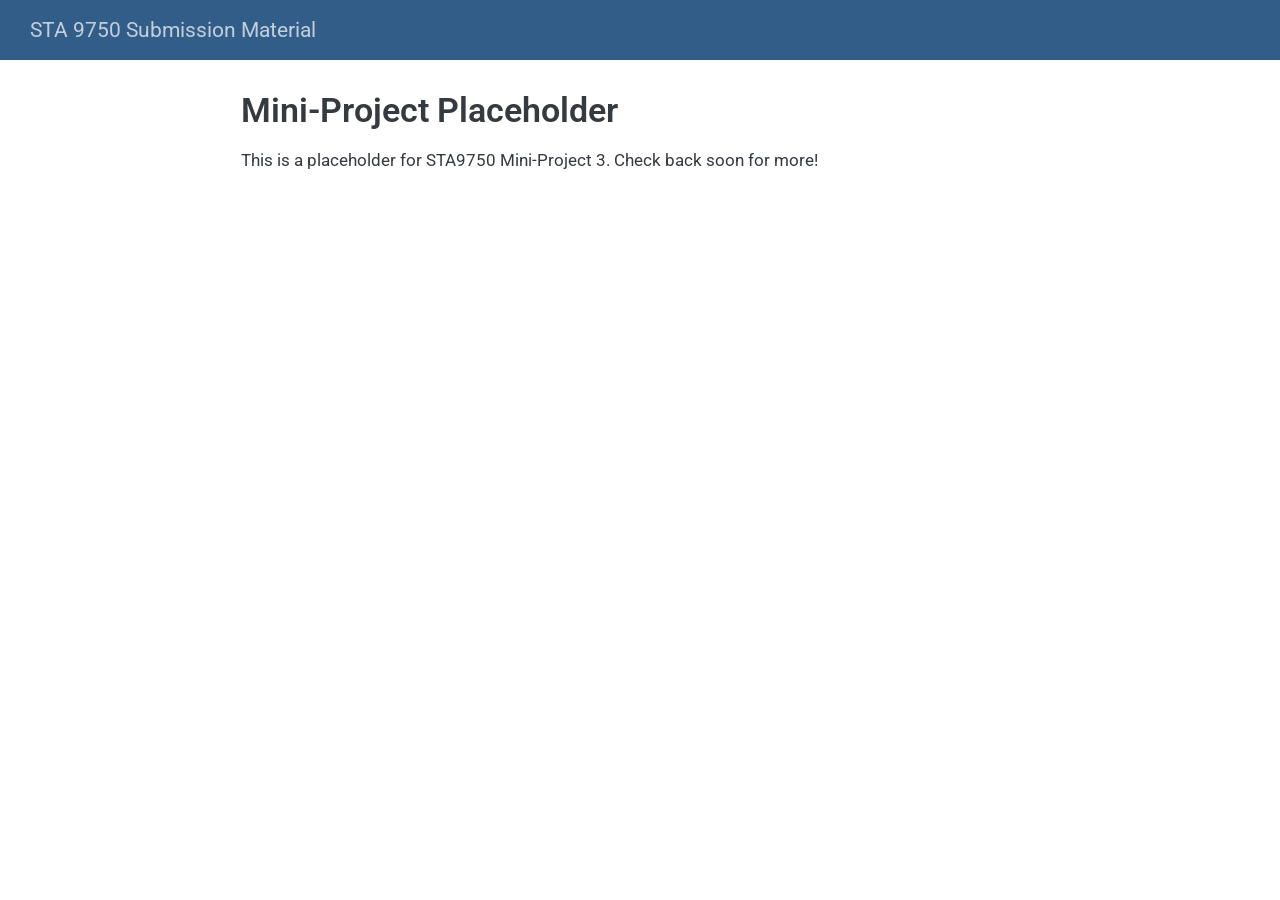
<file: docs/mp03.html>
<!DOCTYPE html>
<html xmlns="http://www.w3.org/1999/xhtml" lang="en" xml:lang="en"><head>

<meta charset="utf-8">
<meta name="generator" content="quarto-1.10.18">

<meta name="viewport" content="width=device-width, initial-scale=1.0, user-scalable=yes">


<title>Mini-Project Placeholder – STA 9750 Submission Material</title>
<style>
/* Default styles provided by pandoc.
** See https://pandoc.org/MANUAL.html#variables-for-html for config info.
*/
span.smallcaps{font-variant: small-caps;}
div.columns{display: flex; gap: 1.5em;}
div.column{flex: auto;}
@media screen {
div.columns{gap: min(4vw, 1.5em);}
div.column{overflow-x: auto;}
}
div.hanging-indent{margin-left: 1.5em; text-indent: -1.5em;}
ul.task-list{list-style: none;}
ul.task-list li input[type="checkbox"] {
  width: 0.8em;
  margin: 0 0.8em 0.2em -1em; /* quarto-specific, see https://github.com/quarto-dev/quarto-cli/issues/4556 */ 
  vertical-align: middle;
}
</style>


<script src="site_libs/quarto-nav/quarto-nav.js"></script>
<script src="site_libs/quarto-nav/headroom.min.js"></script>
<script src="site_libs/clipboard/clipboard.min.js"></script>
<script src="site_libs/quarto-search/autocomplete.umd.js"></script>
<script src="site_libs/quarto-search/fuse.min.js"></script>
<script src="site_libs/quarto-search/quarto-search.js"></script>
<meta name="quarto:offset" content="./">
<script src="site_libs/quarto-html/quarto.js" type="module"></script>
<script src="site_libs/quarto-html/tabsets/tabsets.js" type="module"></script>
<script src="site_libs/quarto-html/popper.min.js"></script>
<script src="site_libs/quarto-html/tippy.umd.min.js"></script>
<script src="site_libs/quarto-html/anchor.min.js"></script>
<link href="site_libs/quarto-html/tippy.css" rel="stylesheet">
<link href="site_libs/quarto-html/quarto-syntax-highlighting-64a204ab8560d761af7679ceaba22944.css" rel="stylesheet" id="quarto-text-highlighting-styles">
<script src="site_libs/bootstrap/bootstrap.min.js"></script>
<link href="site_libs/bootstrap/bootstrap-icons.css" rel="stylesheet">
<link href="site_libs/bootstrap/bootstrap-ecffb29ab86c51f33a5c8b4be15da6e0.min.css" rel="stylesheet" append-hash="true" id="quarto-bootstrap" data-mode="light">
<script id="quarto-search-options" type="application/json">{
  "location": "navbar",
  "copy-button": false,
  "collapse-after": 3,
  "panel-placement": "end",
  "type": "overlay",
  "limit": 50,
  "keyboard-shortcut": [
    "f",
    "/",
    "s"
  ],
  "show-item-context": false,
  "language": {
    "search-no-results-text": "No results",
    "search-matching-documents-text": "matching documents",
    "search-copy-link-title": "Copy link to search",
    "search-hide-matches-text": "Hide additional matches",
    "search-more-match-text": "more match in this document",
    "search-more-matches-text": "more matches in this document",
    "search-clear-button-title": "Clear",
    "search-text-placeholder": "",
    "search-detached-cancel-button-title": "Cancel",
    "search-submit-button-title": "Submit",
    "search-label": "Search"
  }
}</script>


</head>

<body class="nav-fixed fullcontent quarto-light">

<div id="quarto-search-results"></div>
  <header id="quarto-header" class="headroom fixed-top">
    <nav class="navbar navbar-expand-lg " data-bs-theme="dark">
      <div class="navbar-container container-fluid">
      <div class="navbar-brand-container mx-auto">
    <a class="navbar-brand" href="./index.html">
    <span class="navbar-title">STA 9750 Submission Material</span>
    </a>
  </div>
        <div class="quarto-navbar-tools tools-end">
</div>
      </div> <!-- /container-fluid -->
    </nav>
</header>
<!-- content -->
<div id="quarto-content" class="quarto-container page-columns page-rows-contents page-layout-article page-navbar">
<!-- sidebar -->
<!-- margin-sidebar -->
    
<!-- main -->
<main class="content" id="quarto-document-content">

<header id="title-block-header" class="quarto-title-block default">
<div class="quarto-title">
<h1 class="title">Mini-Project Placeholder</h1>
</div>



<div class="quarto-title-meta">

    
  
    
  </div>
  


</header>


<p>This is a placeholder for STA9750 Mini-Project 3. Check back soon for more!</p>



</main> <!-- /main -->
<script id="quarto-html-after-body" type="application/javascript">
  window.document.addEventListener("DOMContentLoaded", function (event) {
    const icon = "";
    const anchorJS = new window.AnchorJS();
    anchorJS.options = {
      placement: 'right',
      icon: icon
    };
    anchorJS.add('.anchored');
    const isCodeAnnotation = (el) => {
      for (const clz of el.classList) {
        if (clz.startsWith('code-annotation-')) {                     
          return true;
        }
      }
      return false;
    }
    const onCopySuccess = function(e) {
      // button target
      const button = e.trigger;
      // don't keep focus
      button.blur();
      // flash "checked"
      button.classList.add('code-copy-button-checked');
      var currentTitle = button.getAttribute("title");
      button.setAttribute("title", "Copied!");
      let tooltip;
      if (window.bootstrap) {
        button.setAttribute("data-bs-toggle", "tooltip");
        button.setAttribute("data-bs-placement", "left");
        button.setAttribute("data-bs-title", "Copied!");
        tooltip = new bootstrap.Tooltip(button, 
          { trigger: "manual", 
            customClass: "code-copy-button-tooltip",
            offset: [0, -8]});
        tooltip.show();    
      }
      setTimeout(function() {
        if (tooltip) {
          tooltip.hide();
          button.removeAttribute("data-bs-title");
          button.removeAttribute("data-bs-toggle");
          button.removeAttribute("data-bs-placement");
        }
        button.setAttribute("title", currentTitle);
        button.classList.remove('code-copy-button-checked');
      }, 1000);
      // clear code selection
      e.clearSelection();
    }
    const getTextToCopy = function(trigger) {
      const outerScaffold = trigger.parentElement.cloneNode(true);
      const codeEl = outerScaffold.querySelector('code');
      for (const childEl of codeEl.children) {
        if (isCodeAnnotation(childEl)) {
          childEl.remove();
        }
      }
      return codeEl.innerText;
    }
    const clipboard = new window.ClipboardJS('.code-copy-button:not([data-in-quarto-modal])', {
      text: getTextToCopy
    });
    clipboard.on('success', onCopySuccess);
    if (window.document.getElementById('quarto-embedded-source-code-modal')) {
      const clipboardModal = new window.ClipboardJS('.code-copy-button[data-in-quarto-modal]', {
        text: getTextToCopy,
        container: window.document.getElementById('quarto-embedded-source-code-modal')
      });
      clipboardModal.on('success', onCopySuccess);
    }
      var localhostRegex = new RegExp(/^(?:http|https):\/\/localhost\:?[0-9]*\//);
      var mailtoRegex = new RegExp(/^mailto:/);
        var filterRegex = new RegExp("https:\/\/jonchan420\.github\.io\/STA9750-2026-FALL\/");
      var isInternal = (href) => {
          return filterRegex.test(href) || localhostRegex.test(href) || mailtoRegex.test(href);
      }
      // Inspect non-navigation links and adorn them if external
     var links = window.document.querySelectorAll('a[href]:not(.nav-link):not(.navbar-brand):not(.toc-action):not(.sidebar-link):not(.sidebar-item-toggle):not(.pagination-link):not(.no-external):not([aria-hidden]):not(.dropdown-item):not(.quarto-navigation-tool):not(.about-link)');
      for (var i=0; i<links.length; i++) {
        const link = links[i];
        if (!isInternal(link.href)) {
          // undo the damage that might have been done by quarto-nav.js in the case of
          // links that we want to consider external
          if (link.dataset.originalHref !== undefined) {
            link.href = link.dataset.originalHref;
          }
        }
      }
    function tippyHover(el, contentFn, onTriggerFn, onUntriggerFn) {
      const config = {
        allowHTML: true,
        maxWidth: 500,
        delay: 100,
        arrow: false,
        appendTo: function(el) {
            return el.parentElement;
        },
        interactive: true,
        interactiveBorder: 10,
        theme: 'quarto',
        placement: 'bottom-start',
      };
      if (contentFn) {
        config.content = contentFn;
      }
      if (onTriggerFn) {
        config.onTrigger = onTriggerFn;
      }
      if (onUntriggerFn) {
        config.onUntrigger = onUntriggerFn;
      }
      window.tippy(el, config); 
    }
    const noterefs = window.document.querySelectorAll('a[role="doc-noteref"]');
    for (var i=0; i<noterefs.length; i++) {
      const ref = noterefs[i];
      tippyHover(ref, function() {
        // use id or data attribute instead here
        let href = ref.getAttribute('data-footnote-href') || ref.getAttribute('href');
        try { href = new URL(href).hash; } catch {}
        const id = href.replace(/^#\/?/, "");
        const note = window.document.getElementById(id);
        if (note) {
          return note.innerHTML;
        } else {
          return "";
        }
      });
    }
    const xrefs = window.document.querySelectorAll('a.quarto-xref');
    const processXRef = (id, note) => {
      // Strip column container classes
      const stripColumnClz = (el) => {
        el.classList.remove("page-full", "page-columns");
        if (el.children) {
          for (const child of el.children) {
            stripColumnClz(child);
          }
        }
      }
      stripColumnClz(note)
      if (id === null || id.startsWith('sec-')) {
        // Special case sections, only their first couple elements
        const container = document.createElement("div");
        if (note.children && note.children.length > 2) {
          container.appendChild(note.children[0].cloneNode(true));
          for (let i = 1; i < note.children.length; i++) {
            const child = note.children[i];
            if (child.tagName === "P" && child.innerText === "") {
              continue;
            } else {
              container.appendChild(child.cloneNode(true));
              break;
            }
          }
          if (window.Quarto?.typesetMath) {
            window.Quarto.typesetMath(container);
          }
          return container.innerHTML
        } else {
          if (window.Quarto?.typesetMath) {
            window.Quarto.typesetMath(note);
          }
          return note.innerHTML;
        }
      } else {
        // Remove any anchor links if they are present
        const anchorLink = note.querySelector('a.anchorjs-link');
        if (anchorLink) {
          anchorLink.remove();
        }
        if (window.Quarto?.typesetMath) {
          window.Quarto.typesetMath(note);
        }
        if (note.classList.contains("callout")) {
          return note.outerHTML;
        } else {
          return note.innerHTML;
        }
      }
    }
    for (var i=0; i<xrefs.length; i++) {
      const xref = xrefs[i];
      tippyHover(xref, undefined, function(instance) {
        instance.disable();
        let url = xref.getAttribute('href');
        let hash = undefined; 
        if (url.startsWith('#')) {
          hash = url;
        } else {
          try { hash = new URL(url).hash; } catch {}
        }
        if (hash) {
          const id = hash.replace(/^#\/?/, "");
          const note = window.document.getElementById(id);
          if (note !== null) {
            try {
              const html = processXRef(id, note.cloneNode(true));
              instance.setContent(html);
            } finally {
              instance.enable();
              instance.show();
            }
          } else {
            // See if we can fetch this
            fetch(url.split('#')[0])
            .then(res => res.text())
            .then(html => {
              const parser = new DOMParser();
              const htmlDoc = parser.parseFromString(html, "text/html");
              const note = htmlDoc.getElementById(id);
              if (note !== null) {
                const html = processXRef(id, note);
                instance.setContent(html);
              } 
            }).finally(() => {
              instance.enable();
              instance.show();
            });
          }
        } else {
          // See if we can fetch a full url (with no hash to target)
          // This is a special case and we should probably do some content thinning / targeting
          fetch(url)
          .then(res => res.text())
          .then(html => {
            const parser = new DOMParser();
            const htmlDoc = parser.parseFromString(html, "text/html");
            const note = htmlDoc.querySelector('main.content');
            if (note !== null) {
              // This should only happen for chapter cross references
              // (since there is no id in the URL)
              // remove the first header
              if (note.children.length > 0 && note.children[0].tagName === "HEADER") {
                note.children[0].remove();
              }
              const html = processXRef(null, note);
              instance.setContent(html);
            } 
          }).finally(() => {
            instance.enable();
            instance.show();
          });
        }
      }, function(instance) {
      });
    }
        let selectedAnnoteEl;
        const selectorForAnnotation = ( cell, annotation) => {
          let cellAttr = 'data-code-cell="' + cell + '"';
          let lineAttr = 'data-code-annotation="' +  annotation + '"';
          const selector = 'span[' + cellAttr + '][' + lineAttr + ']';
          return selector;
        }
        const selectCodeLines = (annoteEl) => {
          const doc = window.document;
          const targetCell = annoteEl.getAttribute("data-target-cell");
          const targetAnnotation = annoteEl.getAttribute("data-target-annotation");
          const annoteSpan = window.document.querySelector(selectorForAnnotation(targetCell, targetAnnotation));
          const lines = annoteSpan.getAttribute("data-code-lines").split(",");
          const lineIds = lines.map((line) => {
            return targetCell + "-" + line;
          })
          let top = null;
          let height = null;
          let parent = null;
          if (lineIds.length > 0) {
              //compute the position of the single el (top and bottom and make a div)
              const el = window.document.getElementById(lineIds[0]);
              top = el.offsetTop;
              height = el.offsetHeight;
              parent = el.parentElement.parentElement;
            if (lineIds.length > 1) {
              const lastEl = window.document.getElementById(lineIds[lineIds.length - 1]);
              const bottom = lastEl.offsetTop + lastEl.offsetHeight;
              height = bottom - top;
            }
            if (top !== null && height !== null && parent !== null) {
              // cook up a div (if necessary) and position it 
              let div = window.document.getElementById("code-annotation-line-highlight");
              if (div === null) {
                div = window.document.createElement("div");
                div.setAttribute("id", "code-annotation-line-highlight");
                div.style.position = 'absolute';
                parent.appendChild(div);
              }
              div.style.top = top - 2 + "px";
              div.style.height = height + 4 + "px";
              div.style.left = 0;
              let gutterDiv = window.document.getElementById("code-annotation-line-highlight-gutter");
              if (gutterDiv === null) {
                gutterDiv = window.document.createElement("div");
                gutterDiv.setAttribute("id", "code-annotation-line-highlight-gutter");
                gutterDiv.style.position = 'absolute';
                const codeCell = window.document.getElementById(targetCell);
                const gutter = codeCell.querySelector('.code-annotation-gutter');
                gutter.appendChild(gutterDiv);
              }
              gutterDiv.style.top = top - 2 + "px";
              gutterDiv.style.height = height + 4 + "px";
            }
            selectedAnnoteEl = annoteEl;
          }
        };
        const unselectCodeLines = () => {
          const elementsIds = ["code-annotation-line-highlight", "code-annotation-line-highlight-gutter"];
          elementsIds.forEach((elId) => {
            const div = window.document.getElementById(elId);
            if (div) {
              div.remove();
            }
          });
          selectedAnnoteEl = undefined;
        };
          // Handle positioning of the toggle
      window.addEventListener(
        "resize",
        throttle(() => {
          elRect = undefined;
          if (selectedAnnoteEl) {
            selectCodeLines(selectedAnnoteEl);
          }
        }, 10)
      );
      function throttle(fn, ms) {
      let throttle = false;
      let timer;
        return (...args) => {
          if(!throttle) { // first call gets through
              fn.apply(this, args);
              throttle = true;
          } else { // all the others get throttled
              if(timer) clearTimeout(timer); // cancel #2
              timer = setTimeout(() => {
                fn.apply(this, args);
                timer = throttle = false;
              }, ms);
          }
        };
      }
        // Attach click handler to the DT
        const annoteDls = window.document.querySelectorAll('dt[data-target-cell]');
        for (const annoteDlNode of annoteDls) {
          annoteDlNode.addEventListener('click', (event) => {
            const clickedEl = event.target;
            if (clickedEl !== selectedAnnoteEl) {
              unselectCodeLines();
              const activeEl = window.document.querySelector('dt[data-target-cell].code-annotation-active');
              if (activeEl) {
                activeEl.classList.remove('code-annotation-active');
              }
              selectCodeLines(clickedEl);
              clickedEl.classList.add('code-annotation-active');
            } else {
              // Unselect the line
              unselectCodeLines();
              clickedEl.classList.remove('code-annotation-active');
            }
          });
        }
    const findCites = (el) => {
      const parentEl = el.parentElement;
      if (parentEl) {
        const cites = parentEl.dataset.cites;
        if (cites) {
          return {
            el,
            cites: cites.split(' ')
          };
        } else {
          return findCites(el.parentElement)
        }
      } else {
        return undefined;
      }
    };
    var bibliorefs = window.document.querySelectorAll('a[role="doc-biblioref"]');
    for (var i=0; i<bibliorefs.length; i++) {
      const ref = bibliorefs[i];
      const citeInfo = findCites(ref);
      if (citeInfo) {
        tippyHover(citeInfo.el, function() {
          var popup = window.document.createElement('div');
          citeInfo.cites.forEach(function(cite) {
            var citeDiv = window.document.createElement('div');
            citeDiv.classList.add('hanging-indent');
            citeDiv.classList.add('csl-entry');
            var biblioDiv = window.document.getElementById('ref-' + cite);
            if (biblioDiv) {
              citeDiv.innerHTML = biblioDiv.innerHTML;
            }
            popup.appendChild(citeDiv);
          });
          return popup.innerHTML;
        });
      }
    }
  });
  </script>
</div> <!-- /content -->




</body></html>
</file>
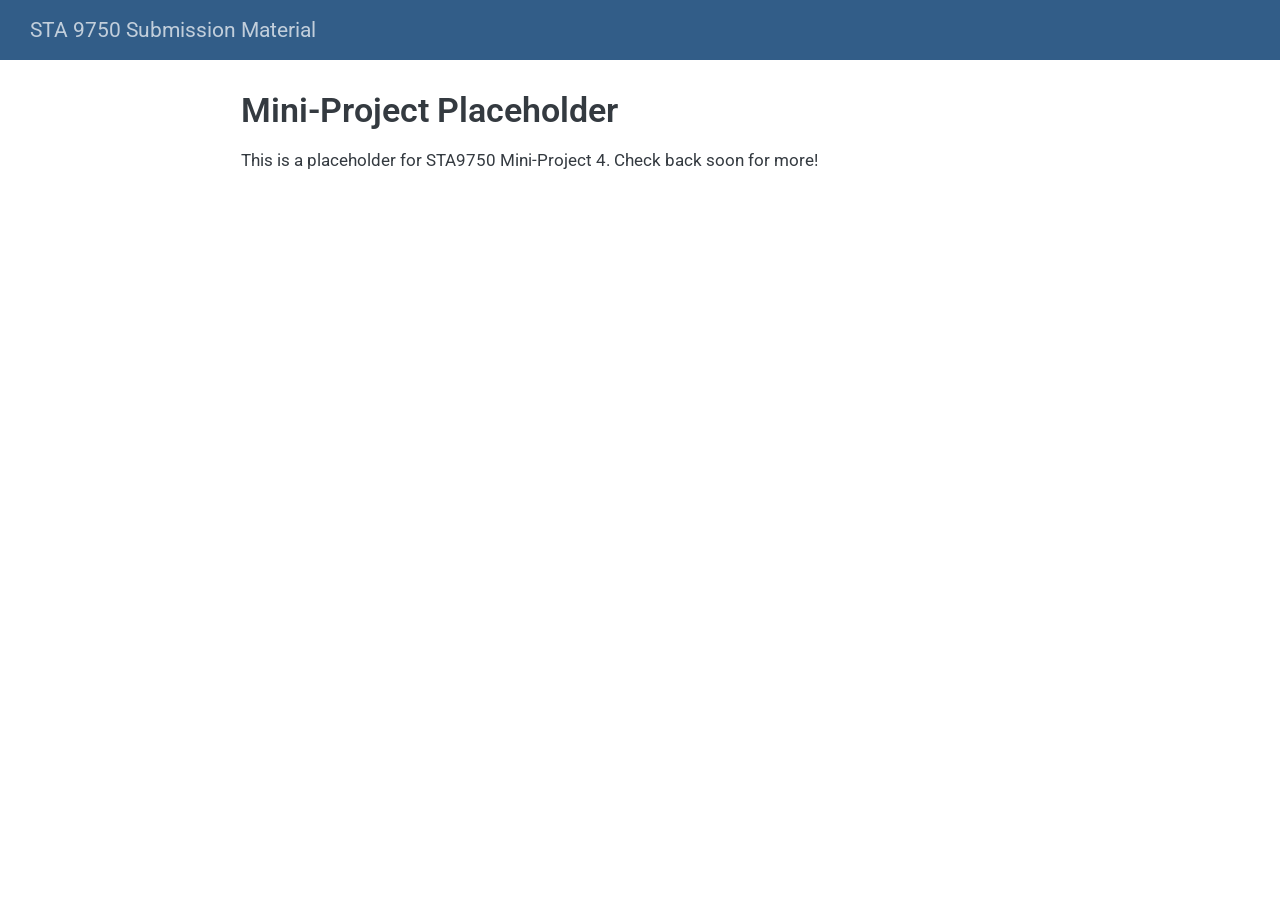
<file: docs/mp04.html>
<!DOCTYPE html>
<html xmlns="http://www.w3.org/1999/xhtml" lang="en" xml:lang="en"><head>

<meta charset="utf-8">
<meta name="generator" content="quarto-1.10.18">

<meta name="viewport" content="width=device-width, initial-scale=1.0, user-scalable=yes">


<title>Mini-Project Placeholder – STA 9750 Submission Material</title>
<style>
/* Default styles provided by pandoc.
** See https://pandoc.org/MANUAL.html#variables-for-html for config info.
*/
span.smallcaps{font-variant: small-caps;}
div.columns{display: flex; gap: 1.5em;}
div.column{flex: auto;}
@media screen {
div.columns{gap: min(4vw, 1.5em);}
div.column{overflow-x: auto;}
}
div.hanging-indent{margin-left: 1.5em; text-indent: -1.5em;}
ul.task-list{list-style: none;}
ul.task-list li input[type="checkbox"] {
  width: 0.8em;
  margin: 0 0.8em 0.2em -1em; /* quarto-specific, see https://github.com/quarto-dev/quarto-cli/issues/4556 */ 
  vertical-align: middle;
}
</style>


<script src="site_libs/quarto-nav/quarto-nav.js"></script>
<script src="site_libs/quarto-nav/headroom.min.js"></script>
<script src="site_libs/clipboard/clipboard.min.js"></script>
<script src="site_libs/quarto-search/autocomplete.umd.js"></script>
<script src="site_libs/quarto-search/fuse.min.js"></script>
<script src="site_libs/quarto-search/quarto-search.js"></script>
<meta name="quarto:offset" content="./">
<script src="site_libs/quarto-html/quarto.js" type="module"></script>
<script src="site_libs/quarto-html/tabsets/tabsets.js" type="module"></script>
<script src="site_libs/quarto-html/popper.min.js"></script>
<script src="site_libs/quarto-html/tippy.umd.min.js"></script>
<script src="site_libs/quarto-html/anchor.min.js"></script>
<link href="site_libs/quarto-html/tippy.css" rel="stylesheet">
<link href="site_libs/quarto-html/quarto-syntax-highlighting-64a204ab8560d761af7679ceaba22944.css" rel="stylesheet" id="quarto-text-highlighting-styles">
<script src="site_libs/bootstrap/bootstrap.min.js"></script>
<link href="site_libs/bootstrap/bootstrap-icons.css" rel="stylesheet">
<link href="site_libs/bootstrap/bootstrap-ecffb29ab86c51f33a5c8b4be15da6e0.min.css" rel="stylesheet" append-hash="true" id="quarto-bootstrap" data-mode="light">
<script id="quarto-search-options" type="application/json">{
  "location": "navbar",
  "copy-button": false,
  "collapse-after": 3,
  "panel-placement": "end",
  "type": "overlay",
  "limit": 50,
  "keyboard-shortcut": [
    "f",
    "/",
    "s"
  ],
  "show-item-context": false,
  "language": {
    "search-no-results-text": "No results",
    "search-matching-documents-text": "matching documents",
    "search-copy-link-title": "Copy link to search",
    "search-hide-matches-text": "Hide additional matches",
    "search-more-match-text": "more match in this document",
    "search-more-matches-text": "more matches in this document",
    "search-clear-button-title": "Clear",
    "search-text-placeholder": "",
    "search-detached-cancel-button-title": "Cancel",
    "search-submit-button-title": "Submit",
    "search-label": "Search"
  }
}</script>


</head>

<body class="nav-fixed fullcontent quarto-light">

<div id="quarto-search-results"></div>
  <header id="quarto-header" class="headroom fixed-top">
    <nav class="navbar navbar-expand-lg " data-bs-theme="dark">
      <div class="navbar-container container-fluid">
      <div class="navbar-brand-container mx-auto">
    <a class="navbar-brand" href="./index.html">
    <span class="navbar-title">STA 9750 Submission Material</span>
    </a>
  </div>
        <div class="quarto-navbar-tools tools-end">
</div>
      </div> <!-- /container-fluid -->
    </nav>
</header>
<!-- content -->
<div id="quarto-content" class="quarto-container page-columns page-rows-contents page-layout-article page-navbar">
<!-- sidebar -->
<!-- margin-sidebar -->
    
<!-- main -->
<main class="content" id="quarto-document-content">

<header id="title-block-header" class="quarto-title-block default">
<div class="quarto-title">
<h1 class="title">Mini-Project Placeholder</h1>
</div>



<div class="quarto-title-meta">

    
  
    
  </div>
  


</header>


<p>This is a placeholder for STA9750 Mini-Project 4. Check back soon for more!</p>



</main> <!-- /main -->
<script id="quarto-html-after-body" type="application/javascript">
  window.document.addEventListener("DOMContentLoaded", function (event) {
    const icon = "";
    const anchorJS = new window.AnchorJS();
    anchorJS.options = {
      placement: 'right',
      icon: icon
    };
    anchorJS.add('.anchored');
    const isCodeAnnotation = (el) => {
      for (const clz of el.classList) {
        if (clz.startsWith('code-annotation-')) {                     
          return true;
        }
      }
      return false;
    }
    const onCopySuccess = function(e) {
      // button target
      const button = e.trigger;
      // don't keep focus
      button.blur();
      // flash "checked"
      button.classList.add('code-copy-button-checked');
      var currentTitle = button.getAttribute("title");
      button.setAttribute("title", "Copied!");
      let tooltip;
      if (window.bootstrap) {
        button.setAttribute("data-bs-toggle", "tooltip");
        button.setAttribute("data-bs-placement", "left");
        button.setAttribute("data-bs-title", "Copied!");
        tooltip = new bootstrap.Tooltip(button, 
          { trigger: "manual", 
            customClass: "code-copy-button-tooltip",
            offset: [0, -8]});
        tooltip.show();    
      }
      setTimeout(function() {
        if (tooltip) {
          tooltip.hide();
          button.removeAttribute("data-bs-title");
          button.removeAttribute("data-bs-toggle");
          button.removeAttribute("data-bs-placement");
        }
        button.setAttribute("title", currentTitle);
        button.classList.remove('code-copy-button-checked');
      }, 1000);
      // clear code selection
      e.clearSelection();
    }
    const getTextToCopy = function(trigger) {
      const outerScaffold = trigger.parentElement.cloneNode(true);
      const codeEl = outerScaffold.querySelector('code');
      for (const childEl of codeEl.children) {
        if (isCodeAnnotation(childEl)) {
          childEl.remove();
        }
      }
      return codeEl.innerText;
    }
    const clipboard = new window.ClipboardJS('.code-copy-button:not([data-in-quarto-modal])', {
      text: getTextToCopy
    });
    clipboard.on('success', onCopySuccess);
    if (window.document.getElementById('quarto-embedded-source-code-modal')) {
      const clipboardModal = new window.ClipboardJS('.code-copy-button[data-in-quarto-modal]', {
        text: getTextToCopy,
        container: window.document.getElementById('quarto-embedded-source-code-modal')
      });
      clipboardModal.on('success', onCopySuccess);
    }
      var localhostRegex = new RegExp(/^(?:http|https):\/\/localhost\:?[0-9]*\//);
      var mailtoRegex = new RegExp(/^mailto:/);
        var filterRegex = new RegExp("https:\/\/jonchan420\.github\.io\/STA9750-2026-FALL\/");
      var isInternal = (href) => {
          return filterRegex.test(href) || localhostRegex.test(href) || mailtoRegex.test(href);
      }
      // Inspect non-navigation links and adorn them if external
     var links = window.document.querySelectorAll('a[href]:not(.nav-link):not(.navbar-brand):not(.toc-action):not(.sidebar-link):not(.sidebar-item-toggle):not(.pagination-link):not(.no-external):not([aria-hidden]):not(.dropdown-item):not(.quarto-navigation-tool):not(.about-link)');
      for (var i=0; i<links.length; i++) {
        const link = links[i];
        if (!isInternal(link.href)) {
          // undo the damage that might have been done by quarto-nav.js in the case of
          // links that we want to consider external
          if (link.dataset.originalHref !== undefined) {
            link.href = link.dataset.originalHref;
          }
        }
      }
    function tippyHover(el, contentFn, onTriggerFn, onUntriggerFn) {
      const config = {
        allowHTML: true,
        maxWidth: 500,
        delay: 100,
        arrow: false,
        appendTo: function(el) {
            return el.parentElement;
        },
        interactive: true,
        interactiveBorder: 10,
        theme: 'quarto',
        placement: 'bottom-start',
      };
      if (contentFn) {
        config.content = contentFn;
      }
      if (onTriggerFn) {
        config.onTrigger = onTriggerFn;
      }
      if (onUntriggerFn) {
        config.onUntrigger = onUntriggerFn;
      }
      window.tippy(el, config); 
    }
    const noterefs = window.document.querySelectorAll('a[role="doc-noteref"]');
    for (var i=0; i<noterefs.length; i++) {
      const ref = noterefs[i];
      tippyHover(ref, function() {
        // use id or data attribute instead here
        let href = ref.getAttribute('data-footnote-href') || ref.getAttribute('href');
        try { href = new URL(href).hash; } catch {}
        const id = href.replace(/^#\/?/, "");
        const note = window.document.getElementById(id);
        if (note) {
          return note.innerHTML;
        } else {
          return "";
        }
      });
    }
    const xrefs = window.document.querySelectorAll('a.quarto-xref');
    const processXRef = (id, note) => {
      // Strip column container classes
      const stripColumnClz = (el) => {
        el.classList.remove("page-full", "page-columns");
        if (el.children) {
          for (const child of el.children) {
            stripColumnClz(child);
          }
        }
      }
      stripColumnClz(note)
      if (id === null || id.startsWith('sec-')) {
        // Special case sections, only their first couple elements
        const container = document.createElement("div");
        if (note.children && note.children.length > 2) {
          container.appendChild(note.children[0].cloneNode(true));
          for (let i = 1; i < note.children.length; i++) {
            const child = note.children[i];
            if (child.tagName === "P" && child.innerText === "") {
              continue;
            } else {
              container.appendChild(child.cloneNode(true));
              break;
            }
          }
          if (window.Quarto?.typesetMath) {
            window.Quarto.typesetMath(container);
          }
          return container.innerHTML
        } else {
          if (window.Quarto?.typesetMath) {
            window.Quarto.typesetMath(note);
          }
          return note.innerHTML;
        }
      } else {
        // Remove any anchor links if they are present
        const anchorLink = note.querySelector('a.anchorjs-link');
        if (anchorLink) {
          anchorLink.remove();
        }
        if (window.Quarto?.typesetMath) {
          window.Quarto.typesetMath(note);
        }
        if (note.classList.contains("callout")) {
          return note.outerHTML;
        } else {
          return note.innerHTML;
        }
      }
    }
    for (var i=0; i<xrefs.length; i++) {
      const xref = xrefs[i];
      tippyHover(xref, undefined, function(instance) {
        instance.disable();
        let url = xref.getAttribute('href');
        let hash = undefined; 
        if (url.startsWith('#')) {
          hash = url;
        } else {
          try { hash = new URL(url).hash; } catch {}
        }
        if (hash) {
          const id = hash.replace(/^#\/?/, "");
          const note = window.document.getElementById(id);
          if (note !== null) {
            try {
              const html = processXRef(id, note.cloneNode(true));
              instance.setContent(html);
            } finally {
              instance.enable();
              instance.show();
            }
          } else {
            // See if we can fetch this
            fetch(url.split('#')[0])
            .then(res => res.text())
            .then(html => {
              const parser = new DOMParser();
              const htmlDoc = parser.parseFromString(html, "text/html");
              const note = htmlDoc.getElementById(id);
              if (note !== null) {
                const html = processXRef(id, note);
                instance.setContent(html);
              } 
            }).finally(() => {
              instance.enable();
              instance.show();
            });
          }
        } else {
          // See if we can fetch a full url (with no hash to target)
          // This is a special case and we should probably do some content thinning / targeting
          fetch(url)
          .then(res => res.text())
          .then(html => {
            const parser = new DOMParser();
            const htmlDoc = parser.parseFromString(html, "text/html");
            const note = htmlDoc.querySelector('main.content');
            if (note !== null) {
              // This should only happen for chapter cross references
              // (since there is no id in the URL)
              // remove the first header
              if (note.children.length > 0 && note.children[0].tagName === "HEADER") {
                note.children[0].remove();
              }
              const html = processXRef(null, note);
              instance.setContent(html);
            } 
          }).finally(() => {
            instance.enable();
            instance.show();
          });
        }
      }, function(instance) {
      });
    }
        let selectedAnnoteEl;
        const selectorForAnnotation = ( cell, annotation) => {
          let cellAttr = 'data-code-cell="' + cell + '"';
          let lineAttr = 'data-code-annotation="' +  annotation + '"';
          const selector = 'span[' + cellAttr + '][' + lineAttr + ']';
          return selector;
        }
        const selectCodeLines = (annoteEl) => {
          const doc = window.document;
          const targetCell = annoteEl.getAttribute("data-target-cell");
          const targetAnnotation = annoteEl.getAttribute("data-target-annotation");
          const annoteSpan = window.document.querySelector(selectorForAnnotation(targetCell, targetAnnotation));
          const lines = annoteSpan.getAttribute("data-code-lines").split(",");
          const lineIds = lines.map((line) => {
            return targetCell + "-" + line;
          })
          let top = null;
          let height = null;
          let parent = null;
          if (lineIds.length > 0) {
              //compute the position of the single el (top and bottom and make a div)
              const el = window.document.getElementById(lineIds[0]);
              top = el.offsetTop;
              height = el.offsetHeight;
              parent = el.parentElement.parentElement;
            if (lineIds.length > 1) {
              const lastEl = window.document.getElementById(lineIds[lineIds.length - 1]);
              const bottom = lastEl.offsetTop + lastEl.offsetHeight;
              height = bottom - top;
            }
            if (top !== null && height !== null && parent !== null) {
              // cook up a div (if necessary) and position it 
              let div = window.document.getElementById("code-annotation-line-highlight");
              if (div === null) {
                div = window.document.createElement("div");
                div.setAttribute("id", "code-annotation-line-highlight");
                div.style.position = 'absolute';
                parent.appendChild(div);
              }
              div.style.top = top - 2 + "px";
              div.style.height = height + 4 + "px";
              div.style.left = 0;
              let gutterDiv = window.document.getElementById("code-annotation-line-highlight-gutter");
              if (gutterDiv === null) {
                gutterDiv = window.document.createElement("div");
                gutterDiv.setAttribute("id", "code-annotation-line-highlight-gutter");
                gutterDiv.style.position = 'absolute';
                const codeCell = window.document.getElementById(targetCell);
                const gutter = codeCell.querySelector('.code-annotation-gutter');
                gutter.appendChild(gutterDiv);
              }
              gutterDiv.style.top = top - 2 + "px";
              gutterDiv.style.height = height + 4 + "px";
            }
            selectedAnnoteEl = annoteEl;
          }
        };
        const unselectCodeLines = () => {
          const elementsIds = ["code-annotation-line-highlight", "code-annotation-line-highlight-gutter"];
          elementsIds.forEach((elId) => {
            const div = window.document.getElementById(elId);
            if (div) {
              div.remove();
            }
          });
          selectedAnnoteEl = undefined;
        };
          // Handle positioning of the toggle
      window.addEventListener(
        "resize",
        throttle(() => {
          elRect = undefined;
          if (selectedAnnoteEl) {
            selectCodeLines(selectedAnnoteEl);
          }
        }, 10)
      );
      function throttle(fn, ms) {
      let throttle = false;
      let timer;
        return (...args) => {
          if(!throttle) { // first call gets through
              fn.apply(this, args);
              throttle = true;
          } else { // all the others get throttled
              if(timer) clearTimeout(timer); // cancel #2
              timer = setTimeout(() => {
                fn.apply(this, args);
                timer = throttle = false;
              }, ms);
          }
        };
      }
        // Attach click handler to the DT
        const annoteDls = window.document.querySelectorAll('dt[data-target-cell]');
        for (const annoteDlNode of annoteDls) {
          annoteDlNode.addEventListener('click', (event) => {
            const clickedEl = event.target;
            if (clickedEl !== selectedAnnoteEl) {
              unselectCodeLines();
              const activeEl = window.document.querySelector('dt[data-target-cell].code-annotation-active');
              if (activeEl) {
                activeEl.classList.remove('code-annotation-active');
              }
              selectCodeLines(clickedEl);
              clickedEl.classList.add('code-annotation-active');
            } else {
              // Unselect the line
              unselectCodeLines();
              clickedEl.classList.remove('code-annotation-active');
            }
          });
        }
    const findCites = (el) => {
      const parentEl = el.parentElement;
      if (parentEl) {
        const cites = parentEl.dataset.cites;
        if (cites) {
          return {
            el,
            cites: cites.split(' ')
          };
        } else {
          return findCites(el.parentElement)
        }
      } else {
        return undefined;
      }
    };
    var bibliorefs = window.document.querySelectorAll('a[role="doc-biblioref"]');
    for (var i=0; i<bibliorefs.length; i++) {
      const ref = bibliorefs[i];
      const citeInfo = findCites(ref);
      if (citeInfo) {
        tippyHover(citeInfo.el, function() {
          var popup = window.document.createElement('div');
          citeInfo.cites.forEach(function(cite) {
            var citeDiv = window.document.createElement('div');
            citeDiv.classList.add('hanging-indent');
            citeDiv.classList.add('csl-entry');
            var biblioDiv = window.document.getElementById('ref-' + cite);
            if (biblioDiv) {
              citeDiv.innerHTML = biblioDiv.innerHTML;
            }
            popup.appendChild(citeDiv);
          });
          return popup.innerHTML;
        });
      }
    }
  });
  </script>
</div> <!-- /content -->




</body></html>
</file>
<file: docs/site_libs/quarto-html/tippy.css>
.tippy-box[data-animation=fade][data-state=hidden]{opacity:0}[data-tippy-root]{max-width:calc(100vw - 10px)}.tippy-box{position:relative;background-color:#333;color:#fff;border-radius:4px;font-size:14px;line-height:1.4;white-space:normal;outline:0;transition-property:transform,visibility,opacity}.tippy-box[data-placement^=top]>.tippy-arrow{bottom:0}.tippy-box[data-placement^=top]>.tippy-arrow:before{bottom:-7px;left:0;border-width:8px 8px 0;border-top-color:initial;transform-origin:center top}.tippy-box[data-placement^=bottom]>.tippy-arrow{top:0}.tippy-box[data-placement^=bottom]>.tippy-arrow:before{top:-7px;left:0;border-width:0 8px 8px;border-bottom-color:initial;transform-origin:center bottom}.tippy-box[data-placement^=left]>.tippy-arrow{right:0}.tippy-box[data-placement^=left]>.tippy-arrow:before{border-width:8px 0 8px 8px;border-left-color:initial;right:-7px;transform-origin:center left}.tippy-box[data-placement^=right]>.tippy-arrow{left:0}.tippy-box[data-placement^=right]>.tippy-arrow:before{left:-7px;border-width:8px 8px 8px 0;border-right-color:initial;transform-origin:center right}.tippy-box[data-inertia][data-state=visible]{transition-timing-function:cubic-bezier(.54,1.5,.38,1.11)}.tippy-arrow{width:16px;height:16px;color:#333}.tippy-arrow:before{content:"";position:absolute;border-color:transparent;border-style:solid}.tippy-content{position:relative;padding:5px 9px;z-index:1}
</file>
<file: docs/site_libs/quarto-html/quarto-syntax-highlighting-64a204ab8560d761af7679ceaba22944.css>
/* quarto syntax highlight colors */
:root {
  --quarto-hl-ot-color: #003B4F;
  --quarto-hl-at-color: #657422;
  --quarto-hl-ss-color: #20794D;
  --quarto-hl-an-color: #5E5E5E;
  --quarto-hl-fu-color: #4758AB;
  --quarto-hl-st-color: #20794D;
  --quarto-hl-cf-color: #003B4F;
  --quarto-hl-op-color: #5E5E5E;
  --quarto-hl-er-color: #AD0000;
  --quarto-hl-bn-color: #AD0000;
  --quarto-hl-al-color: #AD0000;
  --quarto-hl-va-color: #111111;
  --quarto-hl-bu-color: inherit;
  --quarto-hl-ex-color: inherit;
  --quarto-hl-pp-color: #AD0000;
  --quarto-hl-in-color: #5E5E5E;
  --quarto-hl-vs-color: #20794D;
  --quarto-hl-wa-color: #5E5E5E;
  --quarto-hl-do-color: #5E5E5E;
  --quarto-hl-im-color: #00769E;
  --quarto-hl-ch-color: #20794D;
  --quarto-hl-dt-color: #AD0000;
  --quarto-hl-fl-color: #AD0000;
  --quarto-hl-co-color: #5E5E5E;
  --quarto-hl-cv-color: #5E5E5E;
  --quarto-hl-cn-color: #8f5902;
  --quarto-hl-sc-color: #5E5E5E;
  --quarto-hl-dv-color: #AD0000;
  --quarto-hl-kw-color: #003B4F;
}

/* other quarto variables */
:root {
  --quarto-font-monospace: SFMono-Regular, Menlo, Monaco, Consolas, "Liberation Mono", "Courier New", monospace;
}

/* syntax highlight based on Pandoc's rules */
pre > code.sourceCode > span {
  color: #003B4F;
}

code.sourceCode > span {
  color: #003B4F;
}

div.sourceCode,
div.sourceCode pre.sourceCode {
  color: #003B4F;
}

/* Normal */
code span {
  color: #003B4F;
}

/* Alert */
code span.al {
  color: #AD0000;
  font-style: inherit;
}

/* Annotation */
code span.an {
  color: #5E5E5E;
  font-style: inherit;
}

/* Attribute */
code span.at {
  color: #657422;
  font-style: inherit;
}

/* BaseN */
code span.bn {
  color: #AD0000;
  font-style: inherit;
}

/* BuiltIn */
code span.bu {
  font-style: inherit;
}

/* ControlFlow */
code span.cf {
  color: #003B4F;
  font-weight: bold;
  font-style: inherit;
}

/* Char */
code span.ch {
  color: #20794D;
  font-style: inherit;
}

/* Constant */
code span.cn {
  color: #8f5902;
  font-style: inherit;
}

/* Comment */
code span.co {
  color: #5E5E5E;
  font-style: inherit;
}

/* CommentVar */
code span.cv {
  color: #5E5E5E;
  font-style: italic;
}

/* Documentation */
code span.do {
  color: #5E5E5E;
  font-style: italic;
}

/* DataType */
code span.dt {
  color: #AD0000;
  font-style: inherit;
}

/* DecVal */
code span.dv {
  color: #AD0000;
  font-style: inherit;
}

/* Error */
code span.er {
  color: #AD0000;
  font-style: inherit;
}

/* Extension */
code span.ex {
  font-style: inherit;
}

/* Float */
code span.fl {
  color: #AD0000;
  font-style: inherit;
}

/* Function */
code span.fu {
  color: #4758AB;
  font-style: inherit;
}

/* Import */
code span.im {
  color: #00769E;
  font-style: inherit;
}

/* Information */
code span.in {
  color: #5E5E5E;
  font-style: inherit;
}

/* Keyword */
code span.kw {
  color: #003B4F;
  font-weight: bold;
  font-style: inherit;
}

/* Operator */
code span.op {
  color: #5E5E5E;
  font-style: inherit;
}

/* Other */
code span.ot {
  color: #003B4F;
  font-style: inherit;
}

/* Preprocessor */
code span.pp {
  color: #AD0000;
  font-style: inherit;
}

/* SpecialChar */
code span.sc {
  color: #5E5E5E;
  font-style: inherit;
}

/* SpecialString */
code span.ss {
  color: #20794D;
  font-style: inherit;
}

/* String */
code span.st {
  color: #20794D;
  font-style: inherit;
}

/* Variable */
code span.va {
  color: #111111;
  font-style: inherit;
}

/* VerbatimString */
code span.vs {
  color: #20794D;
  font-style: inherit;
}

/* Warning */
code span.wa {
  color: #5E5E5E;
  font-style: italic;
}

.prevent-inlining {
  content: "</";
}

/*# sourceMappingURL=9d8d5bb603a83b8298b89080a598c93b.css.map */
</file>
<file: docs/styles.css>
@import url('https://fonts.googleapis.com/css2?family=Bebas+Neue&family=Inter:wght@400;500;600;700&display=swap');

/* Main report text */
body {
  font-family: 'Inter', Arial, sans-serif;
}

/* Netflix-inspired headings */
h1, h2, h3, h4, h5, h6,
.quarto-title-block .title {
  font-family: 'Bebas Neue', Impact, sans-serif;
  letter-spacing: 1.5px;
}

/* Main report title */
.quarto-title-block .title {
  font-size: 3.5rem;
  color: #E50914;
}body {
  background-color: #0d0d0d;
  color: #f2f2f2;
}

main.content {
  background-color: #111111;
  padding: 20px;
  border-radius: 10px;
}

.navbar {
  background-color: #7a0000 !important;
}

.navbar-brand,
.navbar-nav .nav-link,
.navbar-title {
  color: #ffffff !important;
}

h1, h2, h3, h4, h5, h6 {
  color: #d62828;
}

a {
  color: #ff5c5c;
}

a:hover {
  color: #ff9a9a;
}

hr {
  border-color: #444444;
}

pre, code {
  background-color: #1a1a1a !important;
  color: #f8f8f2 !important;
}

.table {
  color: #f2f2f2;
}

.gt_table {
  background-color: #111111 !important;
  color: #f2f2f2 !important;
}

.gt_heading,
.gt_col_headings,
.gt_row,
.gt_stub,
.gt_table_body {
  background-color: #111111 !important;
  color: #f2f2f2 !important;
}

.quarto-title-block .title {
  color: #ff4d4d;
}

.quarto-title-block .subtitle,
.quarto-title-meta {
  color: #dddddd;
}
</file>
<file: docs/mp02.css>
/* =========================================================
   MP02 theme: "GTA" (Green Transit Alliance... or the other one)
   Palette inspired by the GTA VI sunset gradient:
   cobalt blue -> magenta / hot pink -> burnt orange, on a Vice City night sky
   ========================================================= */

:root {
  --vc-night: #0E0A1F;      /* page background */
  --vc-panel: #1A1033;      /* content panel */
  --vc-panel-2: #241645;    /* raised elements */
  --vc-cobalt: #3D5AFE;
  --vc-purple: #8E2DE2;
  --vc-magenta: #E0218A;
  --vc-pink: #FF4FA3;
  --vc-orange: #FF7A3D;
  --vc-text: #F2EAFF;
  --vc-muted: #B9A9D9;
  --vc-sunset: linear-gradient(90deg, var(--vc-cobalt), var(--vc-purple), var(--vc-magenta), var(--vc-pink), var(--vc-orange));
}

/* Page + content panel */
body {
  background-color: var(--vc-night);
  color: var(--vc-text);
}

main.content {
  background-color: var(--vc-panel);
  padding: 24px;
  border-radius: 14px;
  border: 1px solid rgba(255, 255, 255, 0.08);
}

/* Navbar: sunset gradient */
.navbar {
  background: var(--vc-sunset) !important;
}

.navbar-brand,
.navbar-nav .nav-link,
.navbar-title {
  color: #FFFFFF !important;
  text-shadow: 0 1px 4px rgba(0, 0, 0, 0.35);
}

/* Shiny title: animated sunset gradient text */
.quarto-title-block .title,
h1.title {
  background: linear-gradient(90deg, var(--vc-cobalt), var(--vc-purple), var(--vc-magenta), var(--vc-pink), var(--vc-orange), var(--vc-pink), var(--vc-purple), var(--vc-cobalt));
  background-size: 300% 100%;
  -webkit-background-clip: text;
  background-clip: text;
  color: transparent !important;
  font-weight: 800;
  animation: vc-shine 16s linear infinite;
}

@keyframes vc-shine {
  from { background-position: 0% 50%; }
  to   { background-position: 300% 50%; }
}

@media (prefers-reduced-motion: reduce) {
  .quarto-title-block .title,
  h1.title {
    animation: none;
  }
}

.quarto-title-meta,
.quarto-title-meta-heading,
.quarto-title-meta-contents {
  color: var(--vc-muted) !important;
}

/* Section headings */
h2 {
  color: var(--vc-pink);
  border-bottom: 2px solid transparent;
  border-image: var(--vc-sunset) 1;
  padding-bottom: 0.2em;
}

h3, h4, h5, h6 {
  color: var(--vc-orange);
}

/* Links */
a {
  color: var(--vc-pink);
}

a:hover {
  color: var(--vc-orange);
}

hr {
  border-color: rgba(255, 79, 163, 0.4);
  opacity: 1;
}

/* Table of contents */
#TOC .nav-link,
#toc-title,
.sidebar nav[role="doc-toc"] a {
  color: var(--vc-muted) !important;
}

#TOC .nav-link.active,
.sidebar nav[role="doc-toc"] a.active {
  color: var(--vc-pink) !important;
  border-left-color: var(--vc-pink) !important;
}

/* Inline code */
p code:not(.sourceCode),
li code:not(.sourceCode),
td code:not(.sourceCode) {
  background-color: rgba(255, 255, 255, 0.08) !important;
  color: #FFB3DE !important;
}

/* Code blocks stay light so syntax highlighting remains readable */
div.sourceCode,
pre.sourceCode {
  background-color: #F7F2FF !important;
  border-left: 4px solid var(--vc-magenta);
  border-radius: 8px;
}

/* "Show All Code" toggles */
details.code-fold > summary,
.code-fold summary {
  color: var(--vc-muted);
}

/* Callouts */
.callout {
  background-color: var(--vc-panel-2) !important;
  color: var(--vc-text);
}

.callout .callout-header {
  background-color: rgba(255, 122, 61, 0.22) !important;
}

.callout.callout-note .callout-header {
  background-color: rgba(61, 90, 254, 0.25) !important;
}

.callout .callout-title-container,
.callout .callout-title,
.callout .callout-header {
  color: var(--vc-text) !important;
  font-weight: 600;
}

/* Figures: white charts as rounded "cards" */
.cell-output-display img,
figure img {
  border-radius: 12px;
}

/* gt tables: keep white card bodies (data colors stay readable),
   but give every table header the sunset gradient */
.gt_table {
  border-radius: 10px;
  overflow: hidden;
}

.gt_table .gt_heading,
.gt_table .gt_title,
.gt_table .gt_subtitle {
  background: var(--vc-sunset) !important;
  color: #FFFFFF !important;
}
</file>
